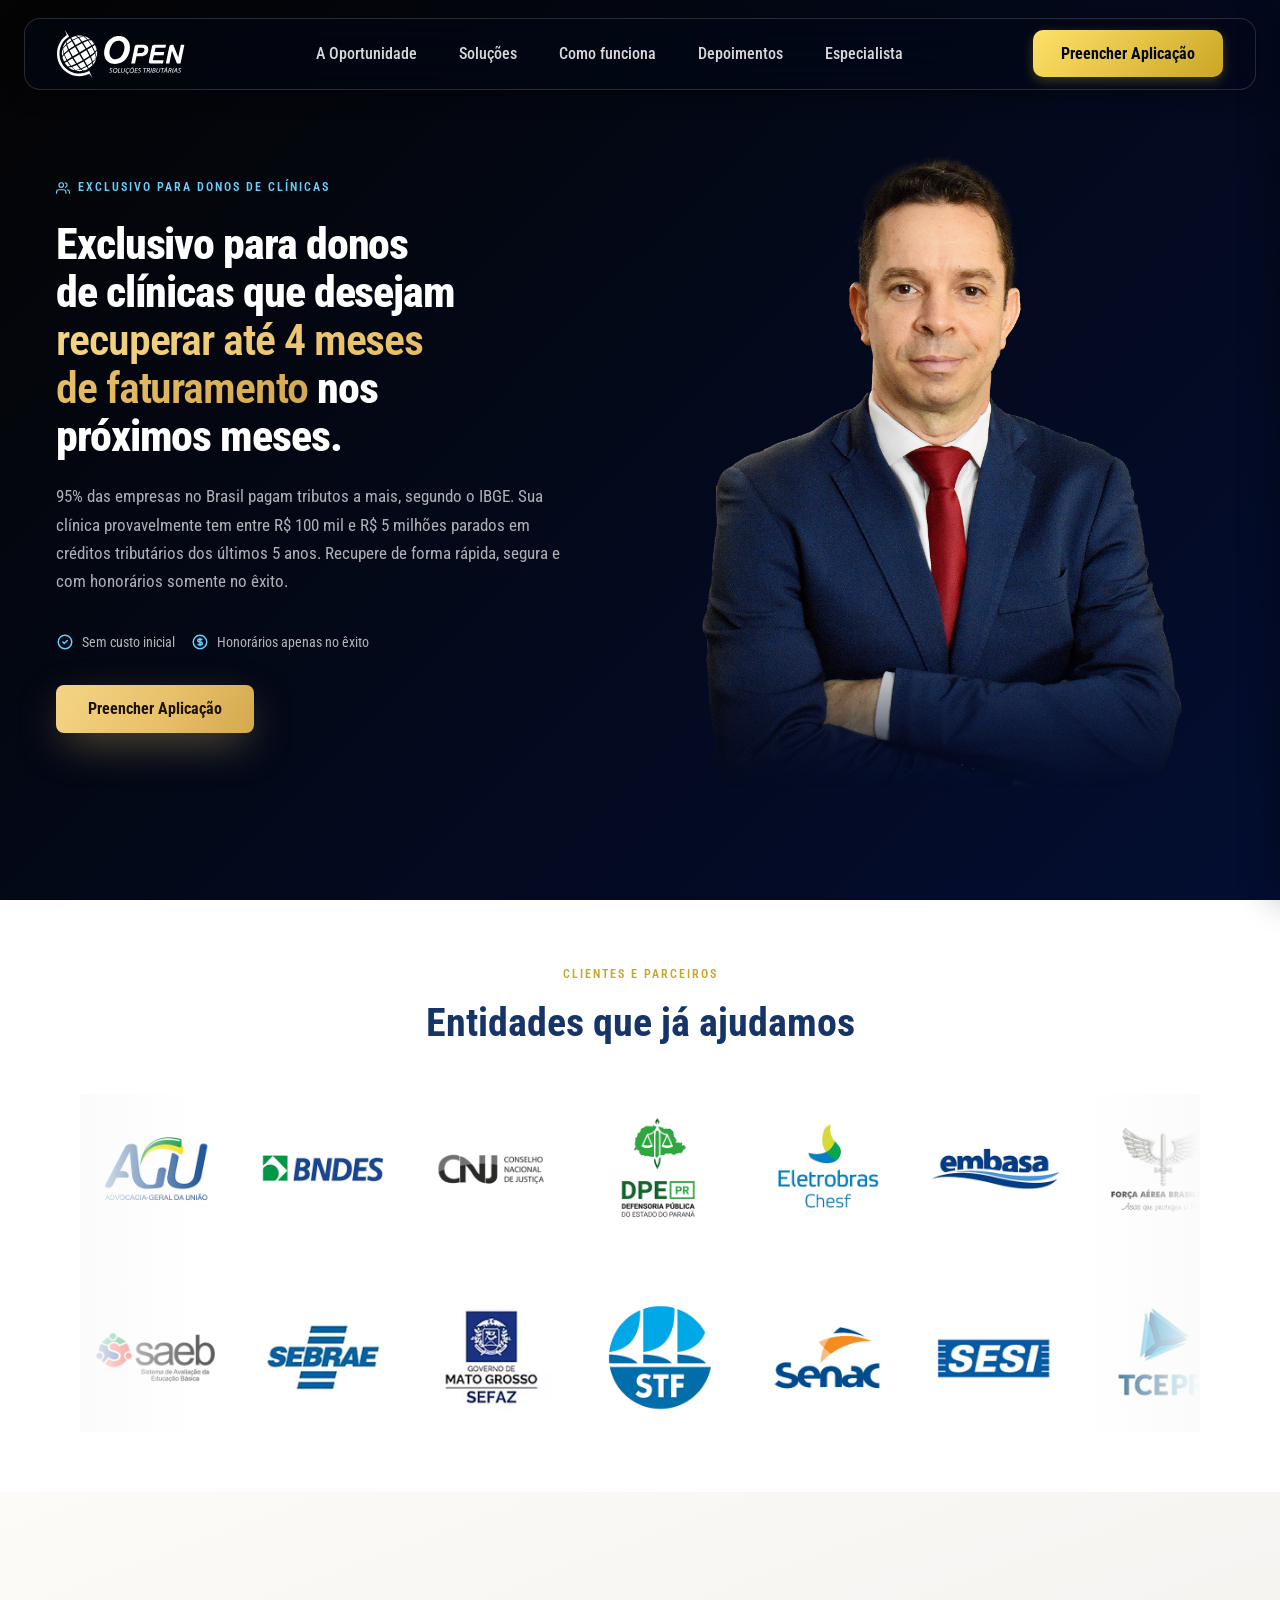
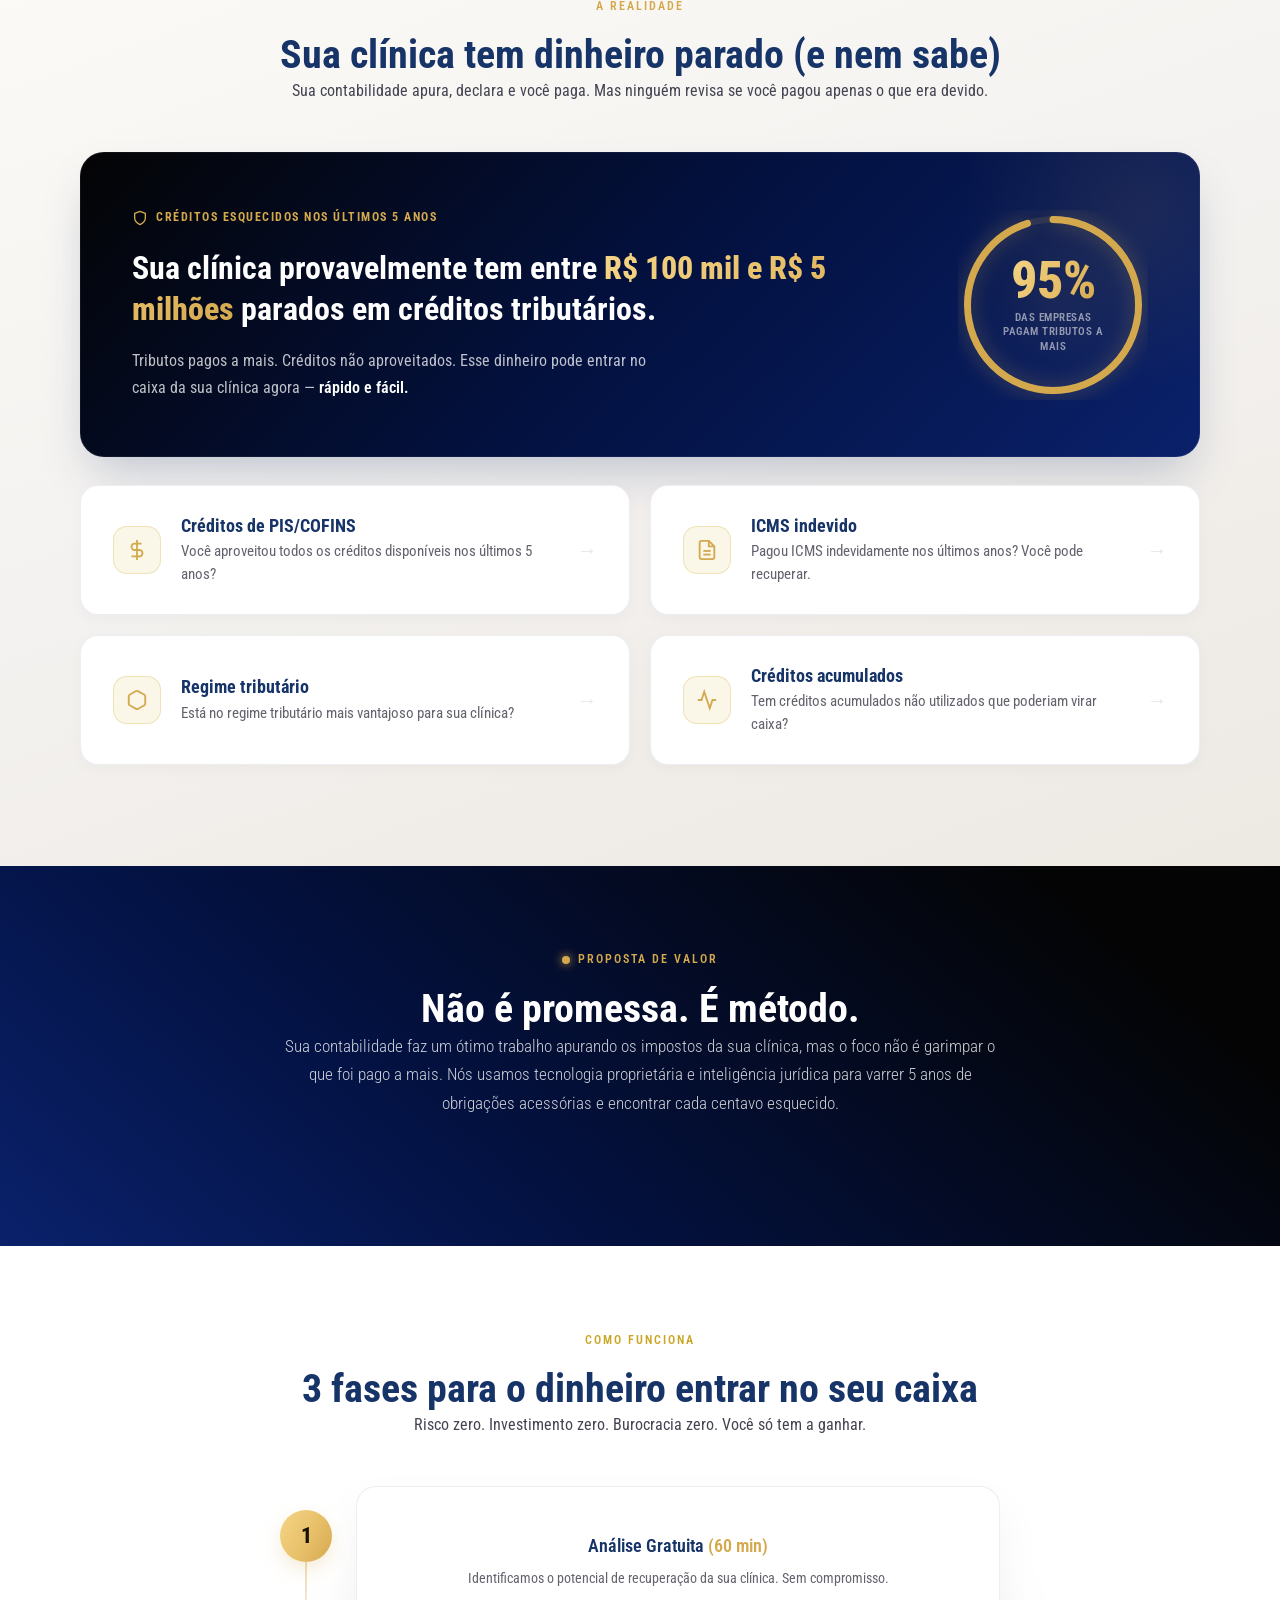
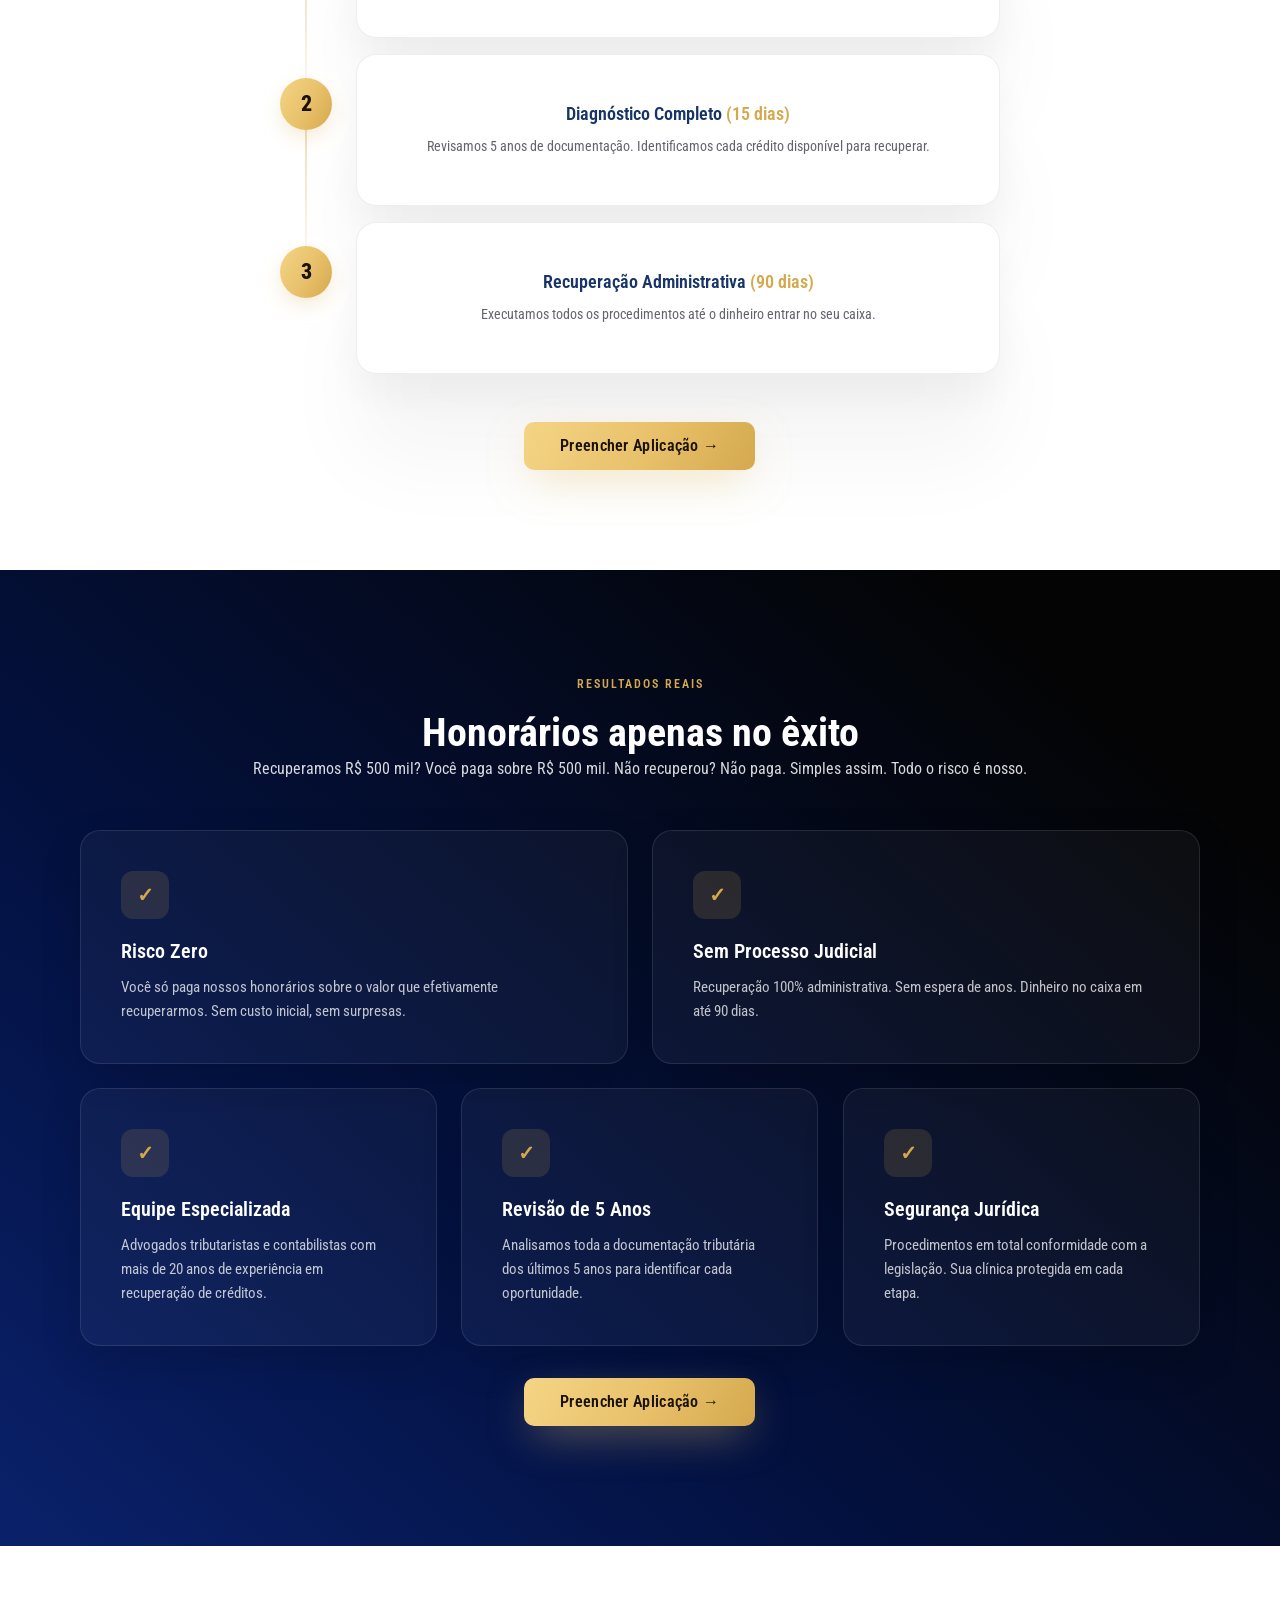
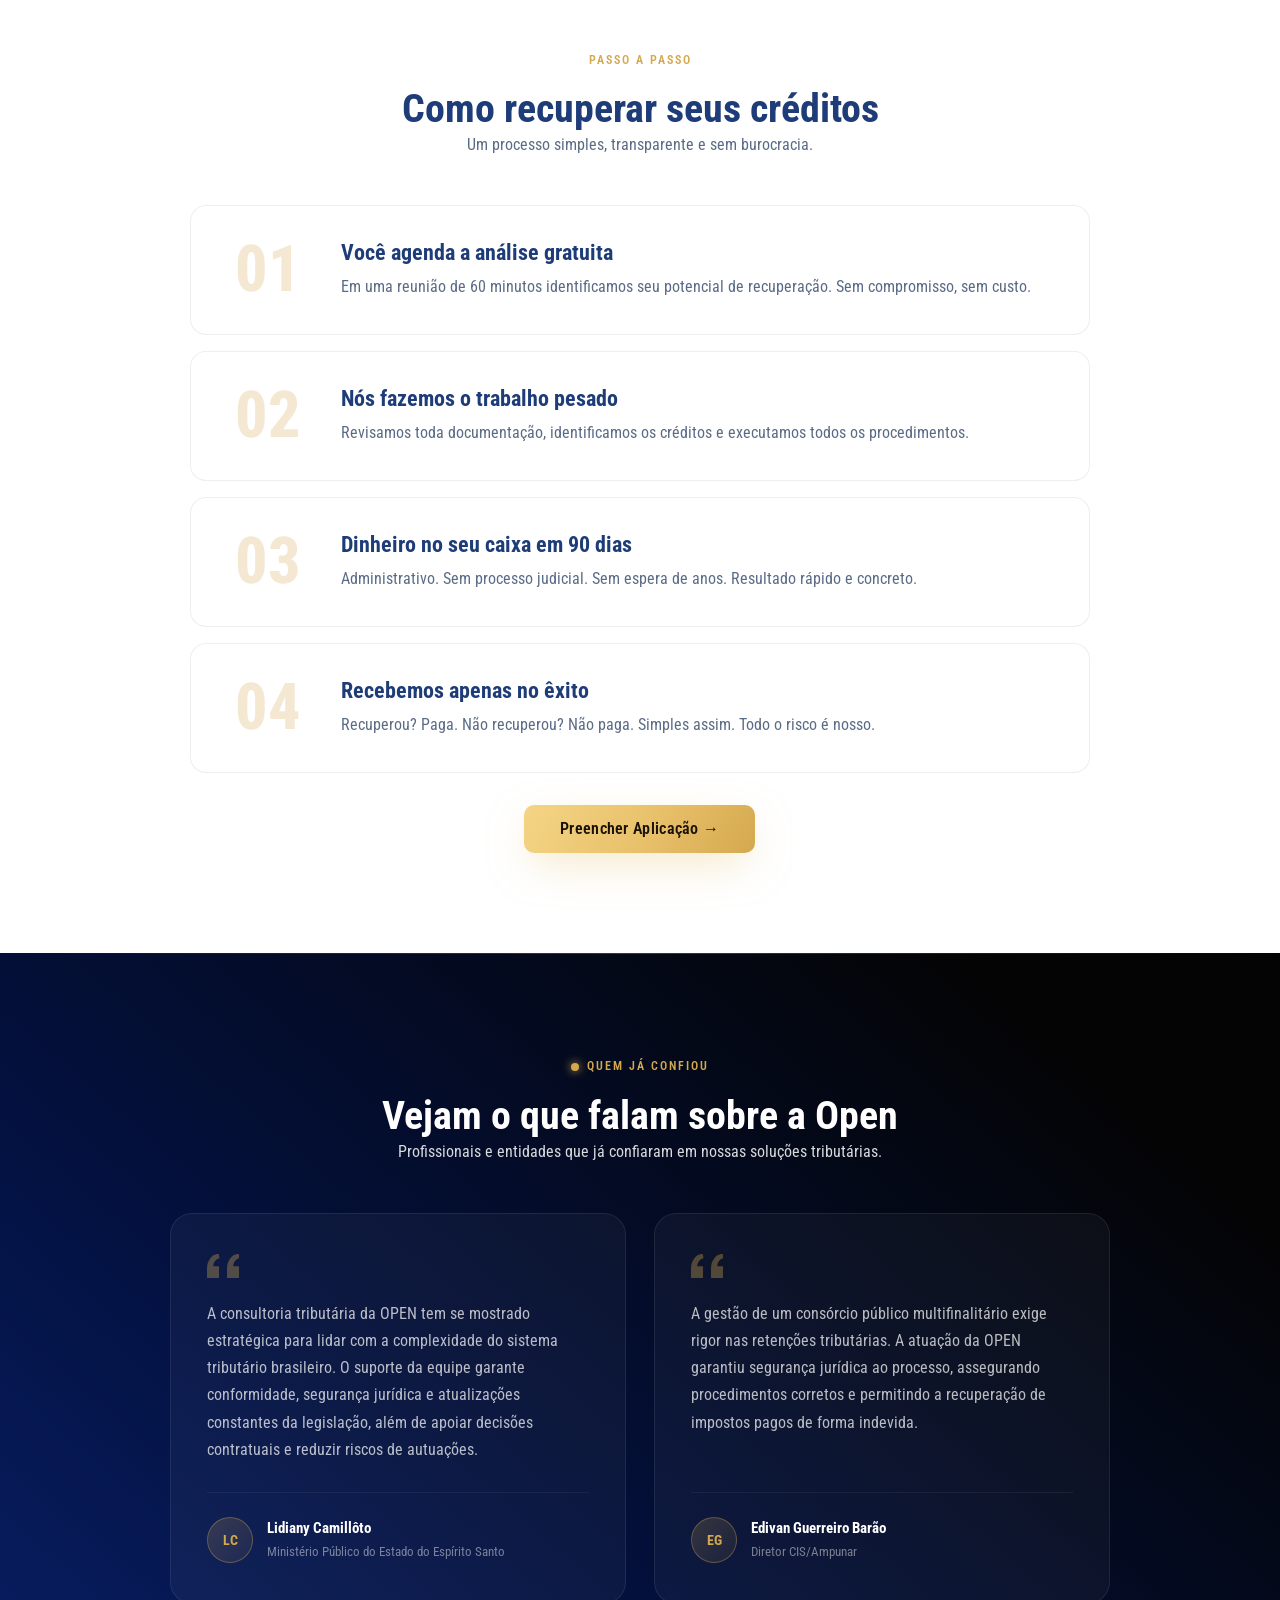
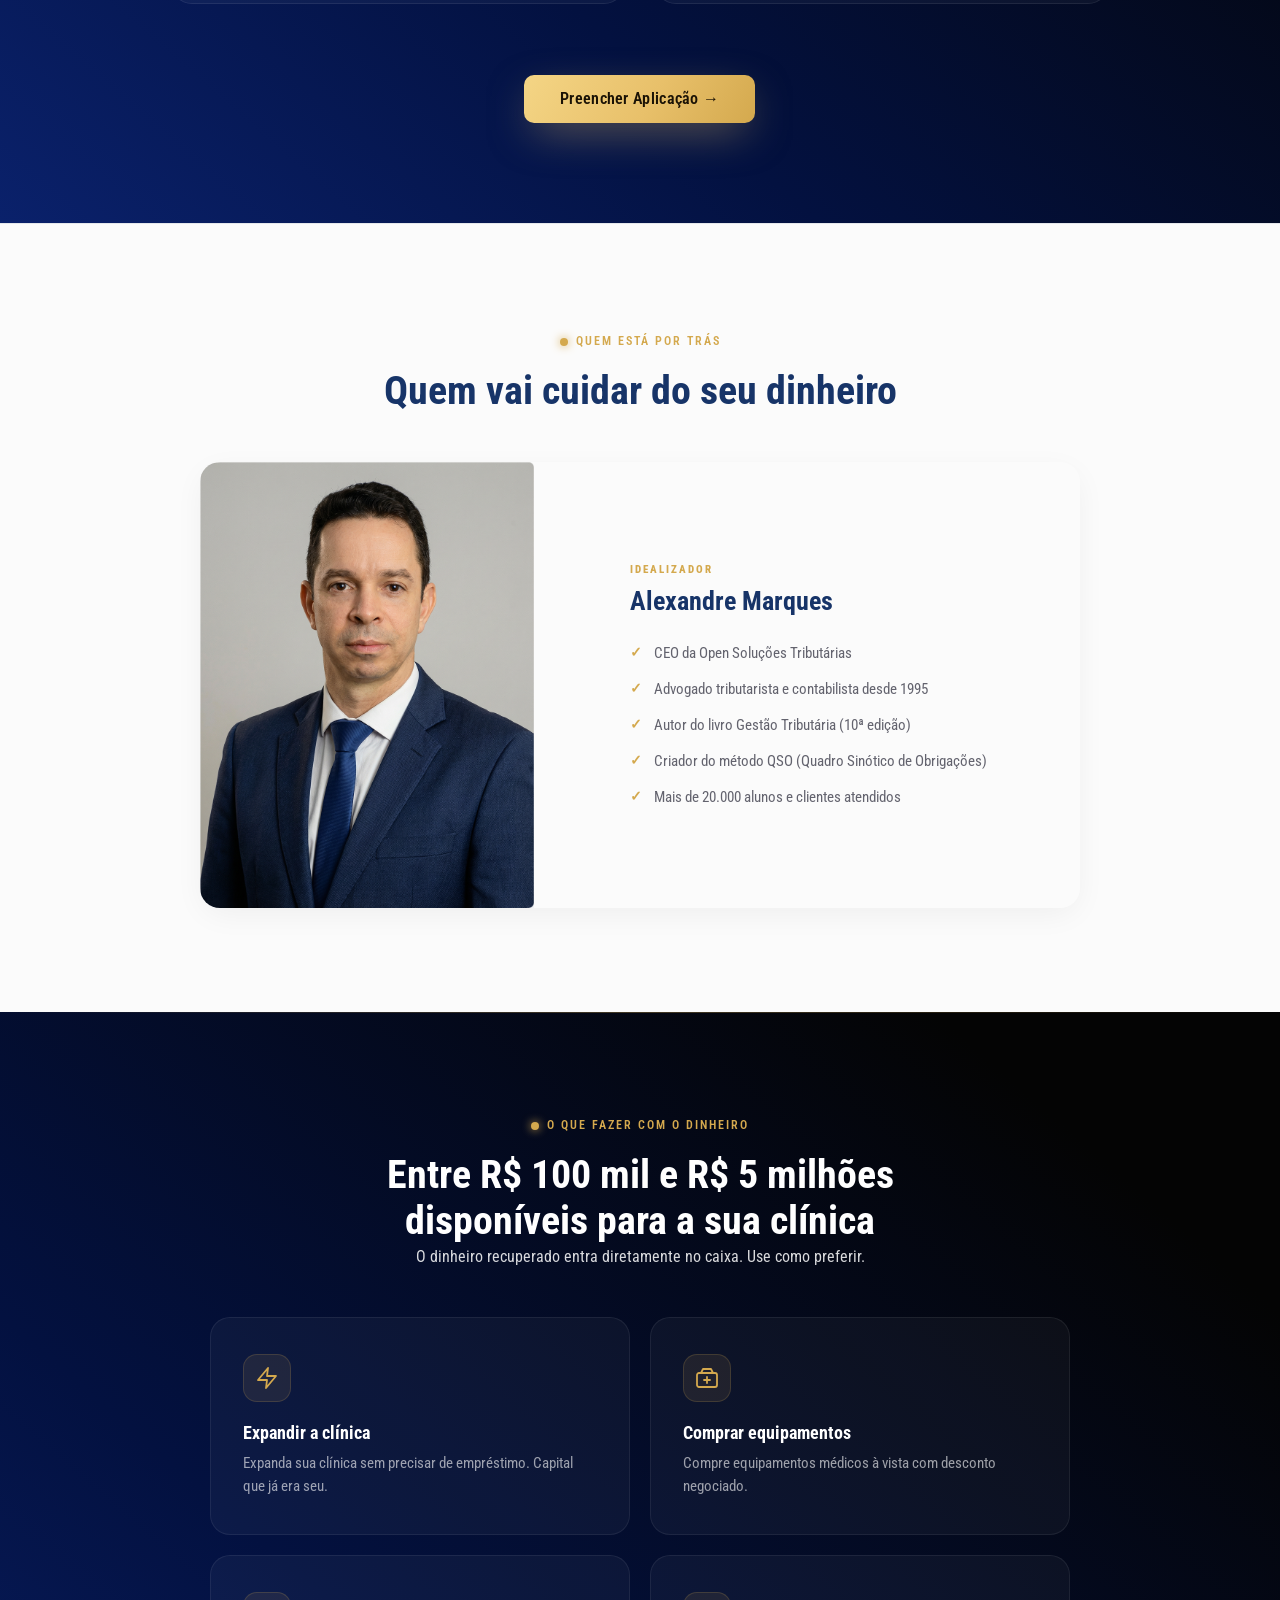
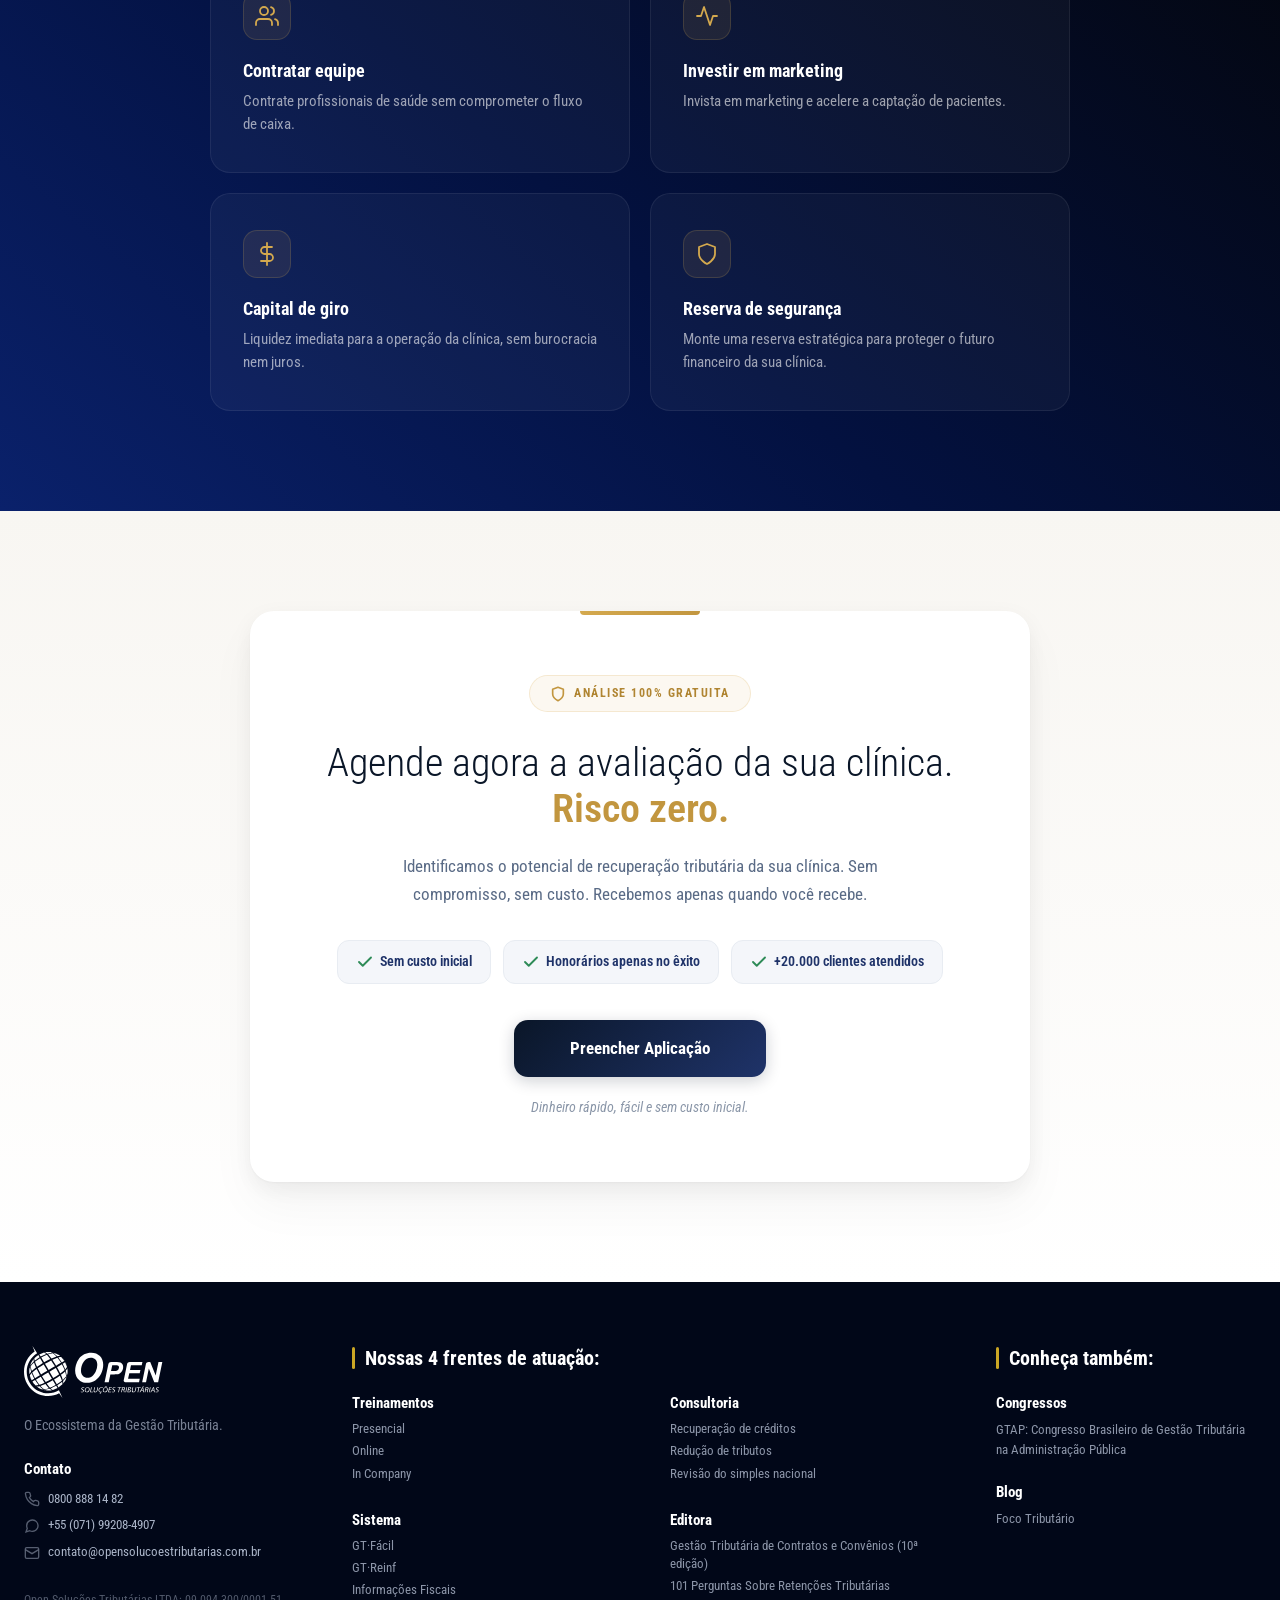
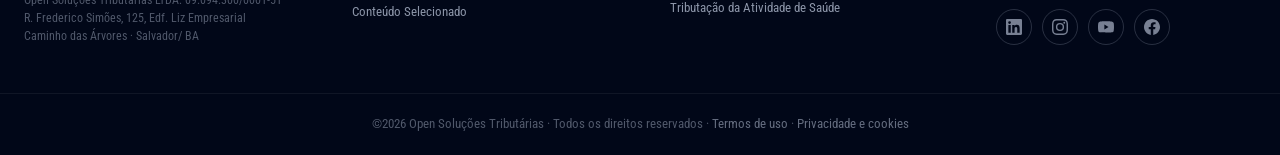
<file: consultoria-clinicas/index.html>
<!DOCTYPE html>
<html lang="pt-BR">
<head>
  <meta charset="UTF-8">
  <base href="/consultoria-clinicas/">
  <meta name="viewport" content="width=device-width, initial-scale=1.0">
  <title>Consultoria para Clínicas — Recupere até 4 Meses de Faturamento | Open Soluções</title>
  
  <link rel="preconnect" href="https://fonts.googleapis.com">
  <link rel="preconnect" href="https://fonts.gstatic.com" crossorigin>
  <link href="https://fonts.googleapis.com/css2?family=Roboto+Condensed:wght@300;400;600;700;800&display=swap" rel="stylesheet">
  
  <link rel="stylesheet" href="assets/style.css">
  
  <!-- SEO -->
  <meta name="description" content="Exclusivo para donos de clínicas que desejam recuperar até 4 meses de faturamento. Análise gratuita, risco zero, honorários apenas no êxito.">
  
  <!-- Favicon -->
  <link rel="icon" type="image/svg+xml" href="assets/logo.svg">
  <link rel="icon" type="image/png" sizes="32x32" href="assets/logo.svg">

  <!-- Open Graph -->
  <meta property="og:type" content="website">
  <meta property="og:title" content="Recuperação Tributária para Clínicas Médicas — Open Soluções">
  <meta property="og:description" content="Sua clínica provavelmente pagou tributos a mais nos últimos 5 anos. Recupere até 4 meses de faturamento sem risco.">
  <meta property="og:url" content="https://opensolucoestributarias.com.br/consultoria-clinicas/">
  <meta property="og:image" content="https://opensolucoestributarias.com.br/consultoria-clinicas/assets/alexandre-hero.png">
  <meta property="og:locale" content="pt_BR">

  <!-- Twitter Card -->
  <meta name="twitter:card" content="summary_large_image">
  <meta name="twitter:title" content="Recuperação Tributária para Clínicas Médicas — Open Soluções">
  <meta name="twitter:description" content="Exclusivo para donos de clínicas. Recupere até 4 meses de faturamento com honorários somente no êxito.">

  <!-- Google Tag Manager -->
  <script>(function(w,d,s,l,i){w[l]=w[l]||[];w[l].push({'gtm.start':
  new Date().getTime(),event:'gtm.js'});var f=d.getElementsByTagName(s)[0],
  j=d.createElement(s),dl=l!='dataLayer'?'&l='+l:'';j.async=true;j.src=
  'https://www.googletagmanager.com/gtm.js?id='+i+dl;f.parentNode.insertBefore(j,f);
  })(window,document,'script','dataLayer','GTM-566F4WT');</script>
  <!-- End Google Tag Manager -->

  <!-- Meta Pixel -->
  <script>
  !function(f,b,e,v,n,t,s)
  {if(f.fbq)return;n=f.fbq=function(){n.callMethod?
  n.callMethod.apply(n,arguments):n.queue.push(arguments)};
  if(!f._fbq)f._fbq=n;n.push=n;n.loaded=!0;n.version='2.0';
  n.queue=[];t=b.createElement(e);t.async=!0;
  t.src=v;s=b.getElementsByTagName(e)[0];
  s.parentNode.insertBefore(t,s)}(window, document,'script',
  'https://connect.facebook.net/en_US/fbevents.js');
  fbq('init', '549971842334998');
  fbq('track', 'PageView');
  </script>
  <noscript><img height="1" width="1" style="display:none" src="https://www.facebook.com/tr?id=549971842334998&ev=PageView&noscript=1"/></noscript>
  <!-- End Meta Pixel -->
</head>
<body class="theme-light">
  <!-- Google Tag Manager (noscript) -->
  <noscript><iframe src="https://www.googletagmanager.com/ns.html?id=GTM-566F4WT"
  height="0" width="0" style="display:none;visibility:hidden"></iframe></noscript>
  <!-- End Google Tag Manager (noscript) -->

  <!-- === HEADER === -->
  <header class="site-header dark-mode" id="siteHeader">
    <div class="header-inner">
      <div class="nav-brand">
        <a href="#" class="nav-logo">
          <img src="assets/logo.svg" alt="Open Soluções Tributárias" height="48">
        </a>

      </div>
      <nav class="nav-links">
        <a href="#dinheiro-parado">A Oportunidade</a>
        <a href="#resultados">Soluções</a>
        <a href="#como-funciona">Como funciona</a>
        <a href="#depoimentos">Depoimentos</a>
        <a href="#idealizador">Especialista</a>
      </nav>
      <div class="nav-actions">
        <a href="#" onclick="event.preventDefault(); openModal();" class="btn-header">Preencher Aplicação</a>
        <button class="hamburger-btn" id="hamburgerBtn" onclick="toggleMobileNav()" aria-label="Menu">
          <span></span><span></span><span></span>
        </button>
      </div>
    </div>
  </header>

  <!-- Mobile Nav Drawer -->
  <div class="mobile-nav-overlay" id="mobileNavOverlay" onclick="closeMobileNav()"></div>
  <nav class="mobile-nav-drawer" id="mobileNavDrawer">
    <a href="#dinheiro-parado" onclick="closeMobileNav()">A Oportunidade</a>
    <a href="#resultados" onclick="closeMobileNav()">Soluções</a>
    <a href="#como-funciona" onclick="closeMobileNav()">Como funciona</a>
    <a href="#depoimentos" onclick="closeMobileNav()">Depoimentos</a>
    <a href="#idealizador" onclick="closeMobileNav()">Especialista</a>
    <a href="#" onclick="event.preventDefault(); closeMobileNav(); openModal();" class="btn-primary mobile-nav-cta">Preencher Aplicação</a>
  </nav>

  <main>
    <!-- === HERO SECTION === -->
    <section class="section hero-section theme-dark">
      <div class="wrap hero-grid">
        <div class="hero-content" data-reveal>
          <div class="eyebrow" style="display: flex; align-items: center; gap: 8px; margin-bottom: 24px; color: var(--color-light-cyan);">
            <svg width="14" height="14" viewBox="0 0 24 24" fill="none" stroke="currentColor" stroke-width="2" stroke-linecap="round"><path d="M17 21v-2a4 4 0 00-4-4H5a4 4 0 00-4 4v2"/><circle cx="9" cy="7" r="4"/><path d="M23 21v-2a4 4 0 00-3-3.87M16 3.13a4 4 0 010 7.75"/></svg>
            <span>Exclusivo para donos de clínicas</span>
          </div>
          <h1 class="hero-title">
            Exclusivo para donos de clínicas que desejam <strong class="text-gradient-amarelo">recuperar até 4 meses de faturamento</strong> nos próximos meses.
          </h1>
          <p class="text-body hero-subtitle">
            95% das empresas no Brasil pagam tributos a mais, segundo o IBGE. Sua clínica provavelmente tem entre R$ 100 mil e R$ 5 milhões parados em créditos tributários dos últimos 5 anos. Recupere de forma rápida, segura e com honorários somente no êxito.
          </p>
          <div class="hero-badges">
            <div class="hero-info-item">
              <svg width="18" height="18" viewBox="0 0 24 24" fill="none" stroke="currentColor" stroke-width="2"><path stroke-linecap="round" stroke-linejoin="round" d="M9 12l2 2 4-4m6 2a9 9 0 11-18 0 9 9 0 0118 0z"></path></svg>
              <span>Sem custo inicial</span>
            </div>
            <div class="hero-info-item">
              <svg width="18" height="18" viewBox="0 0 24 24" fill="none" stroke="currentColor" stroke-width="2"><path stroke-linecap="round" stroke-linejoin="round" d="M12 8c-1.657 0-3 .895-3 2s1.343 2 3 2 3 .895 3 2-1.343 2-3 2m0-8c1.11 0 2.08.402 2.599 1M12 8V7m0 1v8m0 0v1m0-1c-1.11 0-2.08-.402-2.599-1M21 12a9 9 0 11-18 0 9 9 0 0118 0z"></path></svg>
              <span>Honorários apenas no êxito</span>
            </div>
          </div>
          <div class="hero-cta">
            <a href="#" onclick="event.preventDefault(); openModal();" class="btn btn-primary hero-cta-btn">Preencher Aplicação</a>
          </div>
        </div>
        <div class="hero-image-col" data-reveal>
          <img src="assets/alexandre-hero.png" alt="Alexandre Marques — Open Soluções Tributárias" class="hero-img">
        </div>
      </div>
    </section>

    <!-- === LOGOS === -->
    <section class="section logo-carousel-section section-logos">
      <div class="wrap">
        <div class="head center" data-reveal>
          <span class="eyebrow">CLIENTES E PARCEIROS</span>
          <h2 class="title">Entidades que já ajudamos</h2>
        </div>
        <div class="logo-carousel-wrap" data-reveal>
          <div class="logo-carousel-fade-left"></div>
          <div class="logo-carousel-fade-right"></div>
          <div class="logo-carousel-track">
            <div class="logo-carousel-inner">
              <img src="assets/empresas/AGU.jpg" alt="AGU" loading="lazy"> <img src="assets/empresas/BNDS.jpg" alt="BNDS" loading="lazy"> <img src="assets/empresas/CNJ.jpg" alt="CNJ" loading="lazy"> <img src="assets/empresas/dpe-pr.jpg" alt="DPE PR" loading="lazy"> <img src="assets/empresas/Eletrobras.jpg" alt="Eletrobras" loading="lazy"> <img src="assets/empresas/Embasa.jpg" alt="Embasa" loading="lazy"> <img src="assets/empresas/forca-aerea-brasileira.jpg" alt="Força Aérea Brasileira" loading="lazy"> <img src="assets/empresas/governo-estado-ba.jpg" alt="Governo do estado BA" loading="lazy"> <img src="assets/empresas/IFBA.jpg" alt="IFBA" loading="lazy"> <img src="assets/empresas/IFES.jpg" alt="IFES" loading="lazy"> <img src="assets/empresas/IFGO.jpg" alt="IFGO" loading="lazy"> <img src="assets/empresas/IFSP.jpg" alt="IFSP" loading="lazy"> <img src="assets/empresas/MPSE.jpg" alt="MPSE" loading="lazy"> <img src="assets/empresas/ministerio-publico-ba.jpg" alt="Ministerio Publico BA" loading="lazy"> <img src="assets/empresas/pge-rj.jpg" alt="PGE - RJ" loading="lazy">
              <!-- DUPLICATE -->
              <img src="assets/empresas/AGU.jpg" alt="AGU" loading="lazy"> <img src="assets/empresas/BNDS.jpg" alt="BNDS" loading="lazy"> <img src="assets/empresas/CNJ.jpg" alt="CNJ" loading="lazy"> <img src="assets/empresas/dpe-pr.jpg" alt="DPE PR" loading="lazy"> <img src="assets/empresas/Eletrobras.jpg" alt="Eletrobras" loading="lazy"> <img src="assets/empresas/Embasa.jpg" alt="Embasa" loading="lazy"> <img src="assets/empresas/forca-aerea-brasileira.jpg" alt="Força Aérea Brasileira" loading="lazy"> <img src="assets/empresas/governo-estado-ba.jpg" alt="Governo do estado BA" loading="lazy"> <img src="assets/empresas/IFBA.jpg" alt="IFBA" loading="lazy"> <img src="assets/empresas/IFES.jpg" alt="IFES" loading="lazy"> <img src="assets/empresas/IFGO.jpg" alt="IFGO" loading="lazy"> <img src="assets/empresas/IFSP.jpg" alt="IFSP" loading="lazy"> <img src="assets/empresas/MPSE.jpg" alt="MPSE" loading="lazy"> <img src="assets/empresas/ministerio-publico-ba.jpg" alt="Ministerio Publico BA" loading="lazy"> <img src="assets/empresas/pge-rj.jpg" alt="PGE - RJ" loading="lazy">
            </div>
          </div>
          <div class="logo-carousel-track">
            <div class="logo-carousel-inner reverse">
              <img src="assets/empresas/SAEB.jpg" alt="SAEB" loading="lazy"> <img src="assets/empresas/SEBRAE.jpg" alt="SEBRAE" loading="lazy"> <img src="assets/empresas/sefaz-mt.jpg" alt="SEFAZ MT" loading="lazy"> <img src="assets/empresas/STF.jpg" alt="STF" loading="lazy"> <img src="assets/empresas/Senac.jpg" alt="Senac" loading="lazy"> <img src="assets/empresas/Sesi.jpg" alt="Sesi" loading="lazy"> <img src="assets/empresas/TCEPR.jpg" alt="TCEPR" loading="lazy"> <img src="assets/empresas/TCU.jpg" alt="TCU" loading="lazy"> <img src="assets/empresas/TJPR.jpg" alt="TJPR" loading="lazy"> <img src="assets/empresas/TRE-ES.jpg" alt="TRE-ES" loading="lazy"> <img src="assets/empresas/TRF2.jpg" alt="TRF2" loading="lazy"> <img src="assets/empresas/trt-ceara.jpg" alt="TRT ceara" loading="lazy"> <img src="assets/empresas/TSE.jpg" alt="TSE" loading="lazy"> <img src="assets/empresas/UESC.jpg" alt="UESC" loading="lazy"> <img src="assets/empresas/inema.jpg" alt="inema" loading="lazy">
              <!-- DUPLICATE -->
              <img src="assets/empresas/SAEB.jpg" alt="SAEB" loading="lazy"> <img src="assets/empresas/SEBRAE.jpg" alt="SEBRAE" loading="lazy"> <img src="assets/empresas/sefaz-mt.jpg" alt="SEFAZ MT" loading="lazy"> <img src="assets/empresas/STF.jpg" alt="STF" loading="lazy"> <img src="assets/empresas/Senac.jpg" alt="Senac" loading="lazy"> <img src="assets/empresas/Sesi.jpg" alt="Sesi" loading="lazy"> <img src="assets/empresas/TCEPR.jpg" alt="TCEPR" loading="lazy"> <img src="assets/empresas/TCU.jpg" alt="TCU" loading="lazy"> <img src="assets/empresas/TJPR.jpg" alt="TJPR" loading="lazy"> <img src="assets/empresas/TRE-ES.jpg" alt="TRE-ES" loading="lazy"> <img src="assets/empresas/TRF2.jpg" alt="TRF2" loading="lazy"> <img src="assets/empresas/trt-ceara.jpg" alt="TRT ceara" loading="lazy"> <img src="assets/empresas/TSE.jpg" alt="TSE" loading="lazy"> <img src="assets/empresas/UESC.jpg" alt="UESC" loading="lazy"> <img src="assets/empresas/inema.jpg" alt="inema" loading="lazy">
            </div>
          </div>
        </div>
      </div>
    </section>

    <!-- === DINHEIRO PARADO (Premium Bento) === -->
    <section class="section section-dinheiro-parado" id="dinheiro-parado">
      <div class="wrap">
        <div class="head center" data-reveal>
          <span class="eyebrow gold">A REALIDADE</span>
          <h2 class="title">Sua clínica tem dinheiro parado (e nem sabe)</h2>
          <p class="sub">Sua contabilidade apura, declara e você paga. Mas ninguém revisa se você pagou apenas o que era devido.</p>
        </div>

        <!-- Hero Statement Card -->
        <div class="dp-hero-card" data-reveal>
          <div class="dp-shimmer"></div>
          <div class="dp-hero-content">
            <div class="dp-hero-badge">
              <svg width="16" height="16" viewBox="0 0 24 24" fill="none" stroke="currentColor" stroke-width="2"><path d="M12 22s8-4 8-10V5l-8-3-8 3v7c0 6 8 10 8 10z" stroke-linejoin="round" stroke-linecap="round"/></svg>
              Créditos esquecidos nos últimos 5 anos
            </div>
            <h3 class="dp-hero-title">
              Sua clínica provavelmente tem entre
              <span class="dp-value">R$ 100 mil e R$ 5 milhões</span>
              parados em créditos tributários.
            </h3>
            <p class="dp-hero-desc">Tributos pagos a mais. Créditos não aproveitados. Esse dinheiro pode entrar no caixa da sua clínica agora — <strong>rápido e fácil.</strong></p>
          </div>
          <div class="dp-hero-visual">
            <div class="dp-stat-ring">
              <svg class="dp-ring-svg" viewBox="0 0 120 120">
                <circle class="dp-ring-track" cx="60" cy="60" r="54" fill="none" stroke="rgba(212,169,78,0.12)" stroke-width="4"/>
                <circle class="dp-ring-fill" cx="60" cy="60" r="54" fill="none" stroke="#D4A94E" stroke-width="4.5" stroke-linecap="round"/>
              </svg>
              <div class="dp-stat-inner">
                <span class="dp-stat-number" data-count-to="95">0%</span>
                <span class="dp-stat-label">das empresas pagam tributos a mais</span>
              </div>
            </div>
          </div>
        </div>

        <!-- Question Cards Grid -->
        <div class="dp-questions-grid">
          <div class="dp-question-card" data-reveal data-reveal-delay="0">
            <div class="dp-q-icon">
              <svg width="22" height="22" viewBox="0 0 24 24" fill="none" stroke="currentColor" stroke-width="2"><path d="M12 1v22M17 5H9.5a3.5 3.5 0 000 7h5a3.5 3.5 0 010 7H6"/></svg>
            </div>
            <div class="dp-q-content">
              <h4>Créditos de PIS/COFINS</h4>
              <p>Você aproveitou todos os créditos disponíveis nos últimos 5 anos?</p>
            </div>
            <div class="dp-q-arrow">→</div>
          </div>

          <div class="dp-question-card" data-reveal data-reveal-delay="1">
            <div class="dp-q-icon">
              <svg width="22" height="22" viewBox="0 0 24 24" fill="none" stroke="currentColor" stroke-width="2"><path d="M14 2H6a2 2 0 00-2 2v16a2 2 0 002 2h12a2 2 0 002-2V8z"/><polyline points="14 2 14 8 20 8"/><line x1="16" y1="13" x2="8" y2="13"/><line x1="16" y1="17" x2="8" y2="17"/></svg>
            </div>
            <div class="dp-q-content">
              <h4>ICMS indevido</h4>
              <p>Pagou ICMS indevidamente nos últimos anos? Você pode recuperar.</p>
            </div>
            <div class="dp-q-arrow">→</div>
          </div>

          <div class="dp-question-card" data-reveal data-reveal-delay="2">
            <div class="dp-q-icon">
              <svg width="22" height="22" viewBox="0 0 24 24" fill="none" stroke="currentColor" stroke-width="2"><path d="M21 16V8a2 2 0 00-1-1.73l-7-4a2 2 0 00-2 0l-7 4A2 2 0 003 8v8a2 2 0 001 1.73l7 4a2 2 0 002 0l7-4A2 2 0 0021 16z"/></svg>
            </div>
            <div class="dp-q-content">
              <h4>Regime tributário</h4>
              <p>Está no regime tributário mais vantajoso para sua clínica?</p>
            </div>
            <div class="dp-q-arrow">→</div>
          </div>

          <div class="dp-question-card" data-reveal data-reveal-delay="3">
            <div class="dp-q-icon">
              <svg width="22" height="22" viewBox="0 0 24 24" fill="none" stroke="currentColor" stroke-width="2"><path d="M22 12h-4l-3 9L9 3l-3 9H2"/></svg>
            </div>
            <div class="dp-q-content">
              <h4>Créditos acumulados</h4>
              <p>Tem créditos acumulados não utilizados que poderiam virar caixa?</p>
            </div>
            <div class="dp-q-arrow">→</div>
          </div>
        </div>
      </div>
    </section>

    <!-- === PROPOSTA DE VALOR === -->
    <section class="section section-dark">
      <div class="wrap-narrow head" data-reveal>
        <div class="eyebrow gold"><span class="dot"></span>PROPOSTA DE VALOR</div>
        <h2 class="title title-white">Não é promessa. É método.</h2>
        <p class="proposta-text sub-white">Sua contabilidade faz um ótimo trabalho apurando os impostos da sua clínica, mas o foco não é garimpar o que foi pago a mais. Nós usamos tecnologia proprietária e inteligência jurídica para varrer 5 anos de obrigações acessórias e encontrar cada centavo esquecido.</p>
      </div>
    </section>

    <!-- === 3 FASES (Phase Stepper) === -->
    <section class="section section-como-funciona" id="como-funciona">
      <div class="wrap">
        <div class="head center" data-reveal>
          <span class="eyebrow">COMO FUNCIONA</span>
          <h2 class="title">3 fases para o dinheiro entrar no seu caixa</h2>
          <p class="sub">Risco zero. Investimento zero. Burocracia zero. Você só tem a ganhar.</p>
        </div>
        <div class="phase-stepper" data-reveal>
          <div class="phase-step">
            <div class="phase-number">1</div>
            <div class="phase-line"></div>
            <div class="card bento-card-light">
              <h3>Análise Gratuita <span class="gold">(60 min)</span></h3>
              <p>Identificamos o potencial de recuperação da sua clínica. Sem compromisso.</p>
            </div>
          </div>
          <div class="phase-step">
            <div class="phase-number">2</div>
            <div class="phase-line"></div>
            <div class="card bento-card-light">
              <h3>Diagnóstico Completo <span class="gold">(15 dias)</span></h3>
              <p>Revisamos 5 anos de documentação. Identificamos cada crédito disponível para recuperar.</p>
            </div>
          </div>
          <div class="phase-step">
            <div class="phase-number">3</div>
            <div class="card bento-card-light">
              <h3>Recuperação Administrativa <span class="gold">(90 dias)</span></h3>
              <p>Executamos todos os procedimentos até o dinheiro entrar no seu caixa.</p>
            </div>
          </div>
        </div>
        <div class="section-cta-wrapper" data-reveal>
          <a href="#" onclick="event.preventDefault(); openModal();" class="btn-primary section-cta">Preencher Aplicação →</a>
        </div>
      </div>
    </section>

    <!-- === BENEFÍCIOS (dark) === -->
    <section class="section theme-dark section-beneficios" id="resultados">
      <div class="wrap">
        <div class="head center" data-reveal>
          <span class="eyebrow eyebrow-gold">RESULTADOS REAIS</span>
          <h2 class="title title-white">Honorários apenas no êxito</h2>
          <p class="sub sub-white">Recuperamos R$ 500 mil? Você paga sobre R$ 500 mil. Não recuperou? Não paga. Simples assim. Todo o risco é nosso.</p>
        </div>
        <div class="beneficios-grid" data-reveal>
          <div class="card bento-card-dark bento-span-3" data-reveal-delay="0">
            <div class="bento-icon">✓</div>
            <h3>Risco Zero</h3>
            <p>Você só paga nossos honorários sobre o valor que efetivamente recuperarmos. Sem custo inicial, sem surpresas.</p>
          </div>
          <div class="card bento-card-dark bento-span-3" data-reveal-delay="1">
            <div class="bento-icon">✓</div>
            <h3>Sem Processo Judicial</h3>
            <p>Recuperação 100% administrativa. Sem espera de anos. Dinheiro no caixa em até 90 dias.</p>
          </div>
          <div class="card bento-card-dark bento-span-2" data-reveal-delay="2">
            <div class="bento-icon">✓</div>
            <h3>Equipe Especializada</h3>
            <p>Advogados tributaristas e contabilistas com mais de 20 anos de experiência em recuperação de créditos.</p>
          </div>
          <div class="card bento-card-dark bento-span-2" data-reveal-delay="3">
            <div class="bento-icon">✓</div>
            <h3>Revisão de 5 Anos</h3>
            <p>Analisamos toda a documentação tributária dos últimos 5 anos para identificar cada oportunidade.</p>
          </div>
          <div class="card bento-card-dark bento-span-2" data-reveal-delay="4">
            <div class="bento-icon">✓</div>
            <h3>Segurança Jurídica</h3>
            <p>Procedimentos em total conformidade com a legislação. Sua clínica protegida em cada etapa.</p>
          </div>
        </div>
        <div class="section-cta-wrapper section-cta-dark" data-reveal>
          <a href="#" onclick="event.preventDefault(); openModal();" class="btn-primary section-cta">Preencher Aplicação →</a>
        </div>
      </div>
    </section>

    <!-- === PASSO A PASSO === -->
    <section class="section section-temas">
      <div class="wrap">
        <div class="head center" data-reveal>
          <span class="eyebrow eyebrow-temas">PASSO A PASSO</span>
          <h2 class="title title-temas">Como recuperar seus créditos</h2>
          <p class="sub sub-temas">Um processo simples, transparente e sem burocracia.</p>
        </div>
        <div class="list-temas-horizontal" data-reveal>
          <div class="tema-horizontal-card">
            <div class="tema-h-number">01</div>
            <div class="tema-h-content">
              <h3>Você agenda a análise gratuita</h3>
              <p>Em uma reunião de 60 minutos identificamos seu potencial de recuperação. Sem compromisso, sem custo.</p>
            </div>
          </div>
          <div class="tema-horizontal-card">
            <div class="tema-h-number">02</div>
            <div class="tema-h-content">
              <h3>Nós fazemos o trabalho pesado</h3>
              <p>Revisamos toda documentação, identificamos os créditos e executamos todos os procedimentos.</p>
            </div>
          </div>
          <div class="tema-horizontal-card">
            <div class="tema-h-number">03</div>
            <div class="tema-h-content">
              <h3>Dinheiro no seu caixa em 90 dias</h3>
              <p>Administrativo. Sem processo judicial. Sem espera de anos. Resultado rápido e concreto.</p>
            </div>
          </div>
          <div class="tema-horizontal-card">
            <div class="tema-h-number">04</div>
            <div class="tema-h-content">
              <h3>Recebemos apenas no êxito</h3>
              <p>Recuperou? Paga. Não recuperou? Não paga. Simples assim. Todo o risco é nosso.</p>
            </div>
          </div>
        </div>
      </div>
      <div class="section-cta-wrapper" data-reveal>
        <a href="#" onclick="event.preventDefault(); openModal();" class="btn-primary section-cta">Preencher Aplicação →</a>
      </div>
    </section>

    <!-- === DEPOIMENTOS === -->
    <section class="section section-depoimentos-v2" id="depoimentos">
      <div class="wrap">
        <div class="head center" data-reveal>
          <span class="eyebrow gold"><span class="dot"></span>QUEM JÁ CONFIOU</span>
          <h2 class="title title-white">Vejam o que falam sobre a Open</h2>
          <p class="sub sub-white">Profissionais e entidades que já confiaram em nossas soluções tributárias.</p>
        </div>
        <div class="depo-v2-grid" data-reveal>
          <div class="depo-v2-card" data-reveal-delay="0">
            <div class="depo-v2-quote">
              <svg width="32" height="24" viewBox="0 0 32 24" fill="none"><path d="M0 24V14.4C0 11.7 0.5 9.3 1.5 7.2C2.5 5.1 3.9 3.3 5.7 1.8C7.5 0.6 9.5 0 11.7 0L12.6 4.2C10.8 4.5 9.3 5.4 8.1 6.9C6.9 8.4 6.3 10.2 6.3 12.3H12V24H0ZM20 24V14.4C20 11.7 20.5 9.3 21.5 7.2C22.5 5.1 23.9 3.3 25.7 1.8C27.5 0.6 29.5 0 31.7 0L32.6 4.2C30.8 4.5 29.3 5.4 28.1 6.9C26.9 8.4 26.3 10.2 26.3 12.3H32V24H20Z" fill="currentColor"/></svg>
            </div>
            <p class="depo-v2-text">A consultoria tributária da OPEN tem se mostrado estratégica para lidar com a complexidade do sistema tributário brasileiro. O suporte da equipe garante conformidade, segurança jurídica e atualizações constantes da legislação, além de apoiar decisões contratuais e reduzir riscos de autuações.</p>
            <div class="depo-v2-author">
              <div class="depo-v2-avatar">LC</div>
              <div>
                <div class="depo-v2-name">Lidiany Camillôto</div>
                <div class="depo-v2-org">Ministério Público do Estado do Espírito Santo</div>
              </div>
            </div>
          </div>
          <div class="depo-v2-card" data-reveal-delay="1">
            <div class="depo-v2-quote">
              <svg width="32" height="24" viewBox="0 0 32 24" fill="none"><path d="M0 24V14.4C0 11.7 0.5 9.3 1.5 7.2C2.5 5.1 3.9 3.3 5.7 1.8C7.5 0.6 9.5 0 11.7 0L12.6 4.2C10.8 4.5 9.3 5.4 8.1 6.9C6.9 8.4 6.3 10.2 6.3 12.3H12V24H0ZM20 24V14.4C20 11.7 20.5 9.3 21.5 7.2C22.5 5.1 23.9 3.3 25.7 1.8C27.5 0.6 29.5 0 31.7 0L32.6 4.2C30.8 4.5 29.3 5.4 28.1 6.9C26.9 8.4 26.3 10.2 26.3 12.3H32V24H20Z" fill="currentColor"/></svg>
            </div>
            <p class="depo-v2-text">A gestão de um consórcio público multifinalitário exige rigor nas retenções tributárias. A atuação da OPEN garantiu segurança jurídica ao processo, assegurando procedimentos corretos e permitindo a recuperação de impostos pagos de forma indevida.</p>
            <div class="depo-v2-author">
              <div class="depo-v2-avatar">EG</div>
              <div>
                <div class="depo-v2-name">Edivan Guerreiro Barão</div>
                <div class="depo-v2-org">Diretor CIS/Ampunar</div>
              </div>
            </div>
          </div>
        </div>
        <div class="section-cta-wrapper" data-reveal style="margin-top: 40px;">
          <a href="#" onclick="event.preventDefault(); openModal();" class="btn-primary section-cta" style="background: var(--bg-gradient-amarelo); color: #1A1205; border: none;">Preencher Aplicação →</a>
        </div>
      </div>
    </section>

    <!-- === IDEALIZADOR === -->
    <section id="idealizador" class="section section-bordered">
      <div class="wrap">
        <div class="head" data-reveal>
          <div class="eyebrow gold"><span class="dot"></span>Quem está por trás</div>
          <h2 class="title">Quem vai cuidar do seu dinheiro</h2>
        </div>

        <div class="idealizador-wrap" data-reveal>
          <div class="prof-card">
            <div class="prof-photo">
              <img src="assets/alexandre-perfil.png" alt="Alexandre Marques" loading="lazy">
            </div>
            <div class="prof-info">
              <div class="prof-label">Idealizador</div>
              <h3>Alexandre Marques</h3>
              <ul>
                <li>CEO da Open Soluções Tributárias</li>
                <li>Advogado tributarista e contabilista desde 1995</li>
                <li>Autor do livro Gestão Tributária (10ª edição)</li>
                <li>Criador do método QSO (Quadro Sinótico de Obrigações)</li>
                <li>Mais de 20.000 alunos e clientes atendidos</li>
              </ul>
            </div>
          </div>
        </div>
      </div>
    </section>

    <!-- === O QUE FAZER COM O DINHEIRO === -->
    <section class="section section-destino" id="destino">
      <div class="wrap">
        <div class="head center" data-reveal>
          <span class="eyebrow gold"><span class="dot"></span>O QUE FAZER COM O DINHEIRO</span>
          <h2 class="title title-white">Entre R$ 100 mil e R$ 5 milhões<br class="desktop-br"> disponíveis para a sua clínica</h2>
          <p class="sub sub-white">O dinheiro recuperado entra diretamente no caixa. Use como preferir.</p>
        </div>
        <div class="destino-grid" data-reveal>

          <div class="destino-card" data-reveal-delay="0">
            <div class="destino-icon">
              <svg width="24" height="24" viewBox="0 0 24 24" fill="none" stroke="currentColor" stroke-width="1.8" stroke-linecap="round" stroke-linejoin="round"><path d="M13 2L3 14h9l-1 8 10-12h-9l1-8z"/></svg>
            </div>
            <h3>Expandir a clínica</h3>
            <p>Expanda sua clínica sem precisar de empréstimo. Capital que já era seu.</p>
          </div>

          <div class="destino-card" data-reveal-delay="1">
            <div class="destino-icon">
              <svg width="24" height="24" viewBox="0 0 24 24" fill="none" stroke="currentColor" stroke-width="1.8" stroke-linecap="round" stroke-linejoin="round"><rect x="2" y="7" width="20" height="14" rx="2"/><path d="M16 3h-8l-2 4h12l-2-4z"/><path d="M12 11v6"/><path d="M9 14h6"/></svg>
            </div>
            <h3>Comprar equipamentos</h3>
            <p>Compre equipamentos médicos à vista com desconto negociado.</p>
          </div>

          <div class="destino-card" data-reveal-delay="2">
            <div class="destino-icon">
              <svg width="24" height="24" viewBox="0 0 24 24" fill="none" stroke="currentColor" stroke-width="1.8" stroke-linecap="round" stroke-linejoin="round"><path d="M17 21v-2a4 4 0 00-4-4H5a4 4 0 00-4 4v2"/><circle cx="9" cy="7" r="4"/><path d="M23 21v-2a4 4 0 00-3-3.87"/><path d="M16 3.13a4 4 0 010 7.75"/></svg>
            </div>
            <h3>Contratar equipe</h3>
            <p>Contrate profissionais de saúde sem comprometer o fluxo de caixa.</p>
          </div>

          <div class="destino-card" data-reveal-delay="3">
            <div class="destino-icon">
              <svg width="24" height="24" viewBox="0 0 24 24" fill="none" stroke="currentColor" stroke-width="1.8" stroke-linecap="round" stroke-linejoin="round"><polyline points="22 12 18 12 15 21 9 3 6 12 2 12"/></svg>
            </div>
            <h3>Investir em marketing</h3>
            <p>Invista em marketing e acelere a captação de pacientes.</p>
          </div>

          <div class="destino-card destino-wide" data-reveal-delay="4">
            <div class="destino-icon">
              <svg width="24" height="24" viewBox="0 0 24 24" fill="none" stroke="currentColor" stroke-width="1.8" stroke-linecap="round" stroke-linejoin="round"><line x1="12" y1="1" x2="12" y2="23"/><path d="M17 5H9.5a3.5 3.5 0 000 7h5a3.5 3.5 0 010 7H6"/></svg>
            </div>
            <h3>Capital de giro</h3>
            <p>Liquidez imediata para a operação da clínica, sem burocracia nem juros.</p>
          </div>

          <div class="destino-card destino-wide" data-reveal-delay="5">
            <div class="destino-icon">
              <svg width="24" height="24" viewBox="0 0 24 24" fill="none" stroke="currentColor" stroke-width="1.8" stroke-linecap="round" stroke-linejoin="round"><path d="M12 22s8-4 8-10V5l-8-3-8 3v7c0 6 8 10 8 10z"/></svg>
            </div>
            <h3>Reserva de segurança</h3>
            <p>Monte uma reserva estratégica para proteger o futuro financeiro da sua clínica.</p>
          </div>

        </div>
      </div>
    </section>

    <!-- === CTA FINAL === -->
    <section class="section cta-final-section" id="inscricao">
      <div class="wrap wrap-z">
        <div class="cta-final-box" data-reveal>

          <div class="cta-final-badge">
            <svg width="16" height="16" viewBox="0 0 24 24" fill="none" stroke="currentColor" stroke-width="2.5" stroke-linecap="round" stroke-linejoin="round"><path d="M12 22s8-4 8-10V5l-8-3-8 3v7c0 6 8 10 8 10z"/></svg>
            <span>ANÁLISE 100% GRATUITA</span>
          </div>

          <h2 class="cta-final-title">
            Agende agora a avaliação da sua clínica.<br class="desktop-br">
            <span class="cta-final-gold">Risco zero.</span>
          </h2>

          <p class="cta-final-desc">Identificamos o potencial de recuperação tributária da sua clínica. Sem compromisso, sem custo. Recebemos apenas quando você recebe.</p>

          <div class="cta-final-benefits">
            <div class="cta-benefit-pill">
              <svg width="18" height="18" viewBox="0 0 24 24" fill="none" stroke="currentColor" stroke-width="2.5" stroke-linecap="round" stroke-linejoin="round"><polyline points="20 6 9 17 4 12"/></svg>
              Sem custo inicial
            </div>
            <div class="cta-benefit-pill">
              <svg width="18" height="18" viewBox="0 0 24 24" fill="none" stroke="currentColor" stroke-width="2.5" stroke-linecap="round" stroke-linejoin="round"><polyline points="20 6 9 17 4 12"/></svg>
              Honorários apenas no êxito
            </div>
            <div class="cta-benefit-pill">
              <svg width="18" height="18" viewBox="0 0 24 24" fill="none" stroke="currentColor" stroke-width="2.5" stroke-linecap="round" stroke-linejoin="round"><polyline points="20 6 9 17 4 12"/></svg>
              +20.000 clientes atendidos
            </div>
          </div>

          <div class="cta-final-action">
            <a href="#" onclick="event.preventDefault(); openModal();" class="btn btn-primary cta-final-btn">Preencher Aplicação</a>
          </div>

          <p class="cta-final-fine">Dinheiro rápido, fácil e sem custo inicial.</p>

        </div>
      </div>
    </section>

  </main>

  <!-- === FOOTER === -->
  <footer class="site-footer">
    <div class="footer-main">

      <!-- Col 1: Brand & Contact -->
      <div class="footer-brand-col">
        <a href="https://opensolucoestributarias.com.br" class="footer-logo" target="_blank" rel="noopener">
          <img src="assets/logo.svg" alt="Open Soluções Tributárias" height="52">
        </a>
        <p class="footer-slogan">O Ecossistema da Gestão Tributária.</p>

        <div>
          <p class="footer-contact-title">Contato</p>
          <ul class="footer-contact-list">
            <li>
              <svg class="footer-contact-icon" viewBox="0 0 24 24" fill="none" stroke="currentColor" stroke-width="2"><path d="M22 16.92v3a2 2 0 01-2.18 2 19.79 19.79 0 01-8.63-3.07 19.5 19.5 0 01-6-6A19.79 19.79 0 012.12 4.18 2 2 0 014.11 2h3a2 2 0 012 1.72c.127.96.361 1.903.7 2.81a2 2 0 01-.45 2.11L8.09 9.91a16 16 0 006 6l1.27-1.27a2 2 0 012.11-.45c.907.339 1.85.573 2.81.7A2 2 0 0122 16.92z"/></svg>
              <a href="tel:08008881482">0800 888 14 82</a>
            </li>
            <li>
              <svg class="footer-contact-icon" viewBox="0 0 24 24" fill="none" stroke="currentColor" stroke-width="2"><path d="M21 11.5a8.38 8.38 0 01-.9 3.8 8.5 8.5 0 01-7.6 4.7 8.38 8.38 0 01-3.8-.9L3 21l1.9-5.7a8.38 8.38 0 01-.9-3.8 8.5 8.5 0 014.7-7.6 8.38 8.38 0 013.8-.9h.5a8.48 8.48 0 018 8v.5z"/></svg>
              <a href="https://wa.me/5571992084907" target="_blank" rel="noopener">+55 (071) 99208-4907</a>
            </li>
            <li>
              <svg class="footer-contact-icon" viewBox="0 0 24 24" fill="none" stroke="currentColor" stroke-width="2"><rect x="2" y="4" width="20" height="16" rx="2"/><polyline points="22,7 12,13 2,7"/></svg>
              <a href="mailto:contato@opensolucoestributarias.com.br">contato@opensolucoestributarias.com.br</a>
            </li>
          </ul>
        </div>

        <div class="footer-legal">
          Open Soluções Tributárias LTDA: 09.094.300/0001-51<br>
          R. Frederico Simões, 125, Edf. Liz Empresarial<br>
          Caminho das Árvores · Salvador/ BA
        </div>
      </div>

      <!-- Col 2: Services -->
      <div class="footer-services-col">
        <h3 class="footer-col-heading">Nossas 4 frentes de atuação:</h3>
        <div class="footer-services-grid">
          <div class="footer-service-group">
            <h4><a href="https://opentreinamentos.com.br" target="_blank" rel="noopener" style="color: inherit; text-decoration: none;">Treinamentos</a></h4>
            <ul>
              <li><a href="https://opentreinamentos.com.br" target="_blank" rel="noopener" style="color: inherit; text-decoration: none;">Presencial</a></li>
              <li><a href="https://opentreinamentos.com.br" target="_blank" rel="noopener" style="color: inherit; text-decoration: none;">Online</a></li>
              <li><a href="https://opentreinamentos.com.br/treinamentos-in-company/" target="_blank" rel="noopener" style="color: inherit; text-decoration: none;">In Company</a></li>
            </ul>
          </div>
          <div class="footer-service-group">
            <h4><a href="https://openconsultoriatributaria.com.br" target="_blank" rel="noopener" style="color: inherit; text-decoration: none;">Consultoria</a></h4>
            <ul>
              <li><a href="https://openconsultoriatributaria.com.br" target="_blank" rel="noopener" style="color: inherit; text-decoration: none;">Recuperação de créditos</a></li>
              <li><a href="https://openconsultoriatributaria.com.br" target="_blank" rel="noopener" style="color: inherit; text-decoration: none;">Redução de tributos</a></li>
              <li><a href="https://openconsultoriatributaria.com.br" target="_blank" rel="noopener" style="color: inherit; text-decoration: none;">Revisão do simples nacional</a></li>
            </ul>
          </div>
          <div class="footer-service-group">
            <h4><a href="https://www.gestaotributaria.com.br" target="_blank" rel="noopener" style="color: inherit; text-decoration: none;">Sistema</a></h4>
            <ul>
              <li><a href="https://www.gestaotributaria.com.br/gt-facil" target="_blank" rel="noopener" style="color: inherit; text-decoration: none;">GT·Fácil</a></li>
              <li><a href="https://www.gestaotributaria.com.br/gt-reinf" target="_blank" rel="noopener" style="color: inherit; text-decoration: none;">GT·Reinf</a></li>
              <li><a href="https://www.gestaotributaria.com.br/informacoes-fiscais" target="_blank" rel="noopener" style="color: inherit; text-decoration: none;">Informações Fiscais</a></li>
              <li><a href="https://www.gestaotributaria.com.br/conteudo-selecionado" target="_blank" rel="noopener" style="color: inherit; text-decoration: none;">Conteúdo Selecionado</a></li>
            </ul>
          </div>
          <div class="footer-service-group">
            <h4><a href="https://opentreinamentos.com.br/livros/" target="_blank" rel="noopener" style="color: inherit; text-decoration: none;">Editora</a></h4>
            <ul>
              <li><a href="https://opentreinamentos.com.br/livros/livro-gestao-tributaria-de-contratos-e-convenios-10a-edicao/" target="_blank" rel="noopener" style="color: inherit; text-decoration: none;">Gestão Tributária de Contratos e Convênios (10ª edição)</a></li>
              <li><a href="https://opentreinamentos.com.br/livros/101-perguntas-sobre-retencoes-tributarias/" target="_blank" rel="noopener" style="color: inherit; text-decoration: none;">101 Perguntas Sobre Retenções Tributárias</a></li>
              <li><a href="https://opentreinamentos.com.br/livros/" target="_blank" rel="noopener" style="color: inherit; text-decoration: none;">Tributação da Atividade de Saúde</a></li>
            </ul>
          </div>
        </div>
      </div>

      <!-- Col 3: Also -->
      <div class="footer-also-col">
        <h3 class="footer-col-heading">Conheça também:</h3>
        <div class="footer-also-group">
          <h4><a href="https://www.gtap.com.br" target="_blank" rel="noopener" style="color: inherit; text-decoration: none;">Congressos</a></h4>
          <p><a href="https://www.gtap.com.br" target="_blank" rel="noopener" style="color: inherit; text-decoration: none;">GTAP: Congresso Brasileiro de Gestão Tributária na Administração Pública</a></p>
        </div>
        <div class="footer-also-group">
          <h4><a href="https://focotributario.com.br" target="_blank" rel="noopener" style="color: inherit; text-decoration: none;">Blog</a></h4>
          <p><a href="https://focotributario.com.br" target="_blank" rel="noopener" style="color: inherit; text-decoration: none;">Foco Tributário</a></p>
        </div>

        <div class="footer-social">
          <a href="https://www.linkedin.com/in/alexandremarques-open/" target="_blank" rel="noopener" aria-label="LinkedIn">
            <svg width="16" height="16" viewBox="0 0 24 24" fill="currentColor"><path d="M20.447 20.452h-3.554v-5.569c0-1.328-.027-3.037-1.852-3.037-1.853 0-2.136 1.445-2.136 2.939v5.667H9.351V9h3.414v1.561h.046c.477-.9 1.637-1.85 3.37-1.85 3.601 0 4.267 2.37 4.267 5.455v6.286zM5.337 7.433a2.062 2.062 0 01-2.063-2.065 2.064 2.064 0 112.063 2.065zm1.782 13.019H3.555V9h3.564v11.452zM22.225 0H1.771C.792 0 0 .774 0 1.729v20.542C0 23.227.792 24 1.771 24h20.451C23.2 24 24 23.227 24 22.271V1.729C24 .774 23.2 0 22.222 0h.003z"/></svg>
          </a>
          <a href="https://www.instagram.com/foco.tributario/" target="_blank" rel="noopener" aria-label="Instagram">
            <svg width="16" height="16" viewBox="0 0 24 24" fill="currentColor"><path d="M12 2.163c3.204 0 3.584.012 4.85.07 3.252.148 4.771 1.691 4.919 4.919.058 1.265.069 1.645.069 4.849 0 3.205-.012 3.584-.069 4.849-.149 3.225-1.664 4.771-4.919 4.919-1.266.058-1.644.07-4.85.07-3.204 0-3.584-.012-4.849-.07-3.26-.149-4.771-1.699-4.919-4.92-.058-1.265-.07-1.644-.07-4.849 0-3.204.013-3.583.07-4.849.149-3.227 1.664-4.771 4.919-4.919 1.266-.057 1.645-.069 4.849-.069zM12 0C8.741 0 8.333.014 7.053.072 2.695.272.273 2.69.073 7.052.014 8.333 0 8.741 0 12c0 3.259.014 3.668.072 4.948.2 4.358 2.618 6.78 6.98 6.98C8.333 23.986 8.741 24 12 24c3.259 0 3.668-.014 4.948-.072 4.354-.2 6.782-2.618 6.979-6.98.059-1.28.073-1.689.073-4.948 0-3.259-.014-3.667-.072-4.947-.196-4.354-2.617-6.78-6.979-6.98C15.668.014 15.259 0 12 0zm0 5.838a6.162 6.162 0 100 12.324 6.162 6.162 0 000-12.324zM12 16a4 4 0 110-8 4 4 0 010 8zm6.406-11.845a1.44 1.44 0 100 2.881 1.44 1.44 0 000-2.881z"/></svg>
          </a>
          <a href="https://www.youtube.com/@FocoTributario" target="_blank" rel="noopener" aria-label="YouTube">
            <svg width="16" height="16" viewBox="0 0 24 24" fill="currentColor"><path d="M23.498 6.186a3.016 3.016 0 00-2.122-2.136C19.505 3.545 12 3.545 12 3.545s-7.505 0-9.377.505A3.017 3.017 0 00.502 6.186C0 8.07 0 12 0 12s0 3.93.502 5.814a3.016 3.016 0 002.122 2.136c1.871.505 9.376.505 9.376.505s7.505 0 9.377-.505a3.015 3.015 0 002.122-2.136C24 15.93 24 12 24 12s0-3.93-.502-5.814zM9.545 15.568V8.432L15.818 12l-6.273 3.568z"/></svg>
          </a>
          <a href="https://web.facebook.com/focotributarioopen/" target="_blank" rel="noopener" aria-label="Facebook">
            <svg width="16" height="16" viewBox="0 0 24 24" fill="currentColor"><path d="M24 12.073c0-6.627-5.373-12-12-12s-12 5.373-12 12c0 5.99 4.388 10.954 10.125 11.854v-8.385H7.078v-3.47h3.047V9.43c0-3.007 1.792-4.669 4.533-4.669 1.312 0 2.686.235 2.686.235v2.953H15.83c-1.491 0-1.956.925-1.956 1.874v2.25h3.328l-.532 3.47h-2.796v8.385C19.612 23.027 24 18.062 24 12.073z"/></svg>
          </a>
        </div>
      </div>

    </div>

    <!-- Bottom copyright bar -->
    <div class="footer-bottom">
      ©2026 Open Soluções Tributárias · Todos os direitos reservados · <a href="#">Termos de uso</a> · <a href="#">Privacidade e cookies</a>
    </div>
  </footer>

  <!-- === MODAL (RD STATION) === -->
  <div class="modal-overlay" id="formModal">
    <div class="modal modal-stepper">
      <button class="modal-close" onclick="closeModal()" aria-label="Fechar">&times;</button>
      
      <!-- Formulário Multi-Step -->
      <div id="modalFormWrapper">
        <h3>Agendar Avaliação da Sua Clínica</h3>
        <p class="sub">Informe o CNPJ da sua clínica e preencha os dados abaixo para receber seu diagnóstico tributário.</p>
        
        <!-- Step Indicator -->
        <div class="step-indicator">
          <div class="step-dot active" data-step="1">
            <span class="step-number">1</span>
          </div>
          <div class="step-line"><div class="step-line-fill"></div></div>
          <div class="step-dot" data-step="2">
            <span class="step-number">2</span>
          </div>
        </div>
        <div class="step-labels">
          <span class="step-label active">Seus dados</span>
          <span class="step-label">Sua clínica</span>
        </div>

        <form id="rdForm" novalidate>
          <!-- STEP 1: Dados Pessoais -->
          <div class="form-step active" id="formStep1">
            <div class="field" id="field-name">
              <label for="rd-name">Nome completo *</label>
              <input type="text" id="rd-name" placeholder="Digite seu nome completo" required>
              <span class="err-msg">O nome é obrigatório</span>
            </div>

            <div class="field" id="field-phone">
              <label for="rd-phone">Telefone / WhatsApp *</label>
              <input type="tel" id="rd-phone" placeholder="(11) 99999-9999" required>
              <span class="err-msg">Informe um telefone válido</span>
            </div>

            <div class="field" id="field-email">
              <label for="rd-email">E-mail *</label>
              <input type="email" id="rd-email" placeholder="seu.nome@clinica.com" required>
              <span class="err-msg">Informe um e-mail válido</span>
            </div>

            <button type="button" class="btn-primary modal-submit" id="btnNextStep" onclick="goToStep2()">
              Próximo
              <svg width="16" height="16" viewBox="0 0 24 24" fill="none" stroke="currentColor" stroke-width="2.5" stroke-linecap="round" stroke-linejoin="round" style="margin-left:6px"><path d="M5 12h14"/><path d="M13 6l6 6-6 6"/></svg>
            </button>
          </div>

          <!-- STEP 2: Dados da Clínica -->
          <div class="form-step" id="formStep2">
            <div class="field" id="field-cnpj">
              <label for="rd-cnpj">CNPJ *</label>
              <input type="text" id="rd-cnpj" placeholder="00.000.000/0000-00" required maxlength="18">
              <span class="err-msg">Informe um CNPJ válido</span>
            </div>

            <div class="field" id="field-regime">
              <label for="rd-regime">Regime tributário *</label>
              <select id="rd-regime" required>
                <option value="" disabled selected>Selecione o regime</option>
                <option value="Simples Nacional">Simples Nacional</option>
                <option value="Lucro Presumido">Lucro Presumido</option>
                <option value="Lucro Real">Lucro Real</option>
                <option value="Não sei / Outro">Não sei / Outro</option>
              </select>
              <span class="err-msg">Selecione o regime tributário</span>
            </div>

            <div class="field" id="field-faturamento">
              <label for="rd-faturamento">Faturamento médio anual *</label>
              <select id="rd-faturamento" required>
                <option value="" disabled selected>Selecione a faixa</option>
                <option value="Até R$ 360 mil/ano">Até R$ 360 mil/ano</option>
                <option value="R$ 360 mil – R$ 4,8 mi/ano">R$ 360 mil – R$ 4,8 mi/ano</option>
                <option value="R$ 4,8 mi – R$ 78 mi/ano">R$ 4,8 mi – R$ 78 mi/ano</option>
                <option value="Acima de R$ 78 mi/ano">Acima de R$ 78 mi/ano</option>
              </select>
              <span class="err-msg">Selecione a faixa de faturamento</span>
            </div>

            <div class="field field-lgpd" id="field-lgpd">
              <label class="lgpd-check">
                <input type="checkbox" id="rd-lgpd" required>
                <span class="lgpd-checkmark"></span>
                <span class="lgpd-text">Concordo com o tratamento dos meus dados conforme a <a href="/politica-de-privacidade" target="_blank">Política de Privacidade</a> (LGPD).</span>
              </label>
              <span class="err-msg">Você precisa concordar para continuar</span>
            </div>

            <div class="step-actions">
              <button type="button" class="btn-back" onclick="goToStep1()">
                <svg width="16" height="16" viewBox="0 0 24 24" fill="none" stroke="currentColor" stroke-width="2.5" stroke-linecap="round" stroke-linejoin="round"><path d="M19 12H5"/><path d="M11 18l-6-6 6-6"/></svg>
                Voltar
              </button>
              <button type="submit" class="btn-primary modal-submit" id="btnSubmit">
                Solicitar Diagnóstico
              </button>
            </div>
          </div>
        </form>
      </div>

      <!-- Sucesso -->
      <div class="form-success" id="modalSuccess">
        <svg width="64" height="64" viewBox="0 0 24 24" fill="none" stroke="var(--color-navy-blue)" stroke-width="1.5">
          <circle cx="12" cy="12" r="10" stroke-opacity="0.2"/>
          <path d="M8 12.5l3 3 5-6" stroke-linecap="round" stroke-linejoin="round"/>
        </svg>
        <h3>Recebemos seus dados!</h3>
        <p class="sub">Nosso time de especialistas entrará em contato em breve para agendar a avaliação tributária da sua clínica.</p>
      </div>
    </div>
  </div>

  <!-- === JAVASCRIPT === -->
  <script>
    // Header flutuante e modo escuro
    (function() {
      var header = document.getElementById('siteHeader');
      if (header) {
        var darkSections = document.querySelectorAll('.hero-section, .theme-dark, .section-dark, .section-depoimentos-v2, .section-destino, .site-footer');
        var ticking = false;

        window.addEventListener('scroll', function() {
          if (!ticking) {
            window.requestAnimationFrame(function() {
              var currentScrollY = window.scrollY;
              
              // Estado scrolled (muda o background e as sombras)
              header.classList.toggle('scrolled', currentScrollY > 60);

              // Verifica se o header está sobrepondo uma seção escura
              var headerCenterY = 54;
              var isOverDark = false;
              
              darkSections.forEach(function(sec) {
                var rect = sec.getBoundingClientRect();
                if (headerCenterY >= rect.top && headerCenterY <= rect.bottom) {
                  isOverDark = true;
                }
              });
              
              header.classList.toggle('dark-mode', isOverDark);
              ticking = false;
            });
            ticking = true;
          }
        }, { passive: true });
        
        // Disparar uma vez no load
        window.dispatchEvent(new Event('scroll'));
      }
    })();

    // Reveal Animation (with stagger support)
    const observer = new IntersectionObserver((entries) => {
      entries.forEach(entry => {
        if (entry.isIntersecting) {
          const delay = entry.target.dataset.revealDelay;
          if (delay !== undefined) {
            entry.target.style.transitionDelay = (parseInt(delay) * 120) + 'ms';
          }
          entry.target.classList.add('is-in');
          observer.unobserve(entry.target);
        }
      });
    }, { threshold: 0.1, rootMargin: "0px 0px -50px 0px" });

    document.querySelectorAll('[data-reveal]').forEach(el => observer.observe(el));

    // Animated counter for stat ring (95%)
    (function() {
      const statEl = document.querySelector('[data-count-to]');
      if (!statEl) return;
      const target = parseInt(statEl.dataset.countTo);
      let counted = false;

      const counterObserver = new IntersectionObserver((entries) => {
        entries.forEach(entry => {
          if (entry.isIntersecting && !counted) {
            counted = true;
            let current = 0;
            const duration = 1800;
            const step = 16;
            const increment = target / (duration / step);
            const ring = document.querySelector('.dp-ring-fill');
            const circumference = 2 * Math.PI * 54;

            if (ring) {
              ring.style.strokeDasharray = circumference;
              ring.style.strokeDashoffset = circumference;
            }

            const timer = setInterval(() => {
              current += increment;
              if (current >= target) {
                current = target;
                clearInterval(timer);
              }
              statEl.textContent = Math.round(current) + '%';

              if (ring) {
                const progress = current / 100;
                ring.style.strokeDashoffset = circumference * (1 - progress);
              }
            }, step);

            counterObserver.unobserve(entry.target);
          }
        });
      }, { threshold: 0.3 });

      counterObserver.observe(statEl.closest('.dp-hero-card') || statEl);
    })();

    // Mobile Nav
    function toggleMobileNav() {
      var drawer = document.getElementById('mobileNavDrawer');
      var overlay = document.getElementById('mobileNavOverlay');
      var btn = document.getElementById('hamburgerBtn');
      var isOpen = drawer.classList.contains('open');
      drawer.classList.toggle('open', !isOpen);
      overlay.classList.toggle('open', !isOpen);
      btn.classList.toggle('active', !isOpen);
      document.body.style.overflow = isOpen ? '' : 'hidden';
    }
    function closeMobileNav() {
      document.getElementById('mobileNavDrawer').classList.remove('open');
      document.getElementById('mobileNavOverlay').classList.remove('open');
      document.getElementById('hamburgerBtn').classList.remove('active');
      document.body.style.overflow = '';
    }

    // Modal
    const modal = document.getElementById('formModal');
    
    function openModal() {
      modal.classList.add('open');
      document.body.style.overflow = 'hidden';
      
      // Reset to step 1
      document.getElementById('modalFormWrapper').style.display = 'block';
      document.getElementById('modalSuccess').classList.remove('show');
      document.getElementById('rdForm').reset();
      resetToStep1();
    }

    function closeModal() {
      modal.classList.remove('open');
      document.body.style.overflow = '';
    }

    // Fechar ao clicar fora
    modal.addEventListener('click', (e) => {
      if (e.target === modal) closeModal();
    });

    // === MULTI-STEP FORM LOGIC ===
    function resetToStep1() {
      document.getElementById('formStep1').classList.add('active');
      document.getElementById('formStep2').classList.remove('active');
      document.querySelectorAll('.step-dot').forEach(d => d.classList.remove('active', 'done'));
      document.querySelector('.step-dot[data-step="1"]').classList.add('active');
      document.querySelector('.step-line-fill').style.width = '0%';
      document.querySelectorAll('.step-label').forEach((l, i) => {
        l.classList.toggle('active', i === 0);
      });
      // Clear all errors
      document.querySelectorAll('.field').forEach(f => f.classList.remove('has-error'));
    }

    function goToStep2() {
      // Validate Step 1
      const name = document.getElementById('rd-name');
      const phone = document.getElementById('rd-phone');
      const email = document.getElementById('rd-email');
      let valid = true;

      [name, phone, email].forEach(input => {
        const field = input.closest('.field');
        if (!input.value.trim()) {
          field.classList.add('has-error');
          valid = false;
        } else {
          field.classList.remove('has-error');
        }
      });

      // Name: minimum 3 characters
      if (name.value.trim().length < 3) {
        name.closest('.field').classList.add('has-error');
        valid = false;
      }

      // Email regex
      if (!/^[a-zA-Z0-9._%+-]+@[a-zA-Z0-9.-]+\.[a-zA-Z]{2,}$/.test(email.value.trim())) {
        email.closest('.field').classList.add('has-error');
        valid = false;
      }

      // Phone: must have 10-11 digits
      const phoneDigits = phone.value.replace(/\D/g, '');
      if (phoneDigits.length < 10 || phoneDigits.length > 11) {
        phone.closest('.field').classList.add('has-error');
        valid = false;
      }

      if (!valid) return;

      // Transition to step 2
      document.getElementById('formStep1').classList.remove('active');
      document.getElementById('formStep2').classList.add('active');
      
      // Update stepper
      document.querySelector('.step-dot[data-step="1"]').classList.remove('active');
      document.querySelector('.step-dot[data-step="1"]').classList.add('done');
      document.querySelector('.step-dot[data-step="2"]').classList.add('active');
      document.querySelector('.step-line-fill').style.width = '100%';
      
      const labels = document.querySelectorAll('.step-label');
      labels[0].classList.remove('active');
      labels[1].classList.add('active');
    }

    function goToStep1() {
      document.getElementById('formStep2').classList.remove('active');
      document.getElementById('formStep1').classList.add('active');
      
      // Update stepper
      document.querySelector('.step-dot[data-step="2"]').classList.remove('active');
      document.querySelector('.step-dot[data-step="1"]').classList.remove('done');
      document.querySelector('.step-dot[data-step="1"]').classList.add('active');
      document.querySelector('.step-line-fill').style.width = '0%';
      
      const labels = document.querySelectorAll('.step-label');
      labels[1].classList.remove('active');
      labels[0].classList.add('active');
      
      // Clear step 2 errors
      document.querySelectorAll('#formStep2 .field').forEach(f => f.classList.remove('has-error'));
    }

    // UTM capture
    (function() {
      try {
        var params = new URLSearchParams(window.location.search);
        ['utm_source','utm_medium','utm_campaign','utm_term','utm_content','utm_placement','placement'].forEach(function(k) {
          var v = params.get(k);
          if (v) sessionStorage.setItem('gtap_' + k, v);
        });
      } catch(e) {}
    })();

    // Meta CAPI helpers
    function getCookie(name) {
      var match = document.cookie.match(new RegExp('(?:^|; )' + name + '=([^;]*)'));
      return match ? decodeURIComponent(match[1]) : null;
    }
    function ensureFbc() {
      var existing = getCookie('_fbc');
      if (existing) return existing;
      var params = new URLSearchParams(window.location.search);
      var fbclid = params.get('fbclid');
      if (!fbclid) return null;
      var fbc = 'fb.1.' + Date.now() + '.' + fbclid;
      document.cookie = '_fbc=' + fbc + '; path=/; max-age=7776000';
      return fbc;
    }
    function genUuid() {
      return 'xxxxxxxx-xxxx-4xxx-yxxx-xxxxxxxxxxxx'.replace(/[xy]/g, function(c) {
        var r = Math.random() * 16 | 0, v = c === 'x' ? r : (r & 0x3 | 0x8);
        return v.toString(16);
      });
    }

    // === MASKS ===
    // Phone mask
    const phoneInput = document.getElementById('rd-phone');
    if (phoneInput) {
      phoneInput.addEventListener('input', function(e) {
        var v = e.target.value.replace(/\D/g, '');
        if (v.length > 11) v = v.substring(0, 11);
        var formatted = v;
        if (v.length > 2) {
          formatted = '(' + v.substring(0, 2) + ') ';
          if (v.length > 6) {
            if (v.length === 11) {
              formatted += v.substring(2, 7) + '-' + v.substring(7);
            } else {
              formatted += v.substring(2, 6) + '-' + v.substring(6);
            }
          } else {
              formatted += v.substring(2);
          }
        }
        e.target.value = formatted;
      });
    }

    // CNPJ mask (00.000.000/0000-00)
    const cnpjInput = document.getElementById('rd-cnpj');
    if (cnpjInput) {
      cnpjInput.addEventListener('input', function(e) {
        var v = e.target.value.replace(/\D/g, '');
        if (v.length > 14) v = v.substring(0, 14);
        var f = v;
        if (v.length > 2) f = v.substring(0, 2) + '.';
        if (v.length > 5) f = v.substring(0, 2) + '.' + v.substring(2, 5) + '.';
        if (v.length > 8) f = v.substring(0, 2) + '.' + v.substring(2, 5) + '.' + v.substring(5, 8) + '/';
        if (v.length > 12) f = v.substring(0, 2) + '.' + v.substring(2, 5) + '.' + v.substring(5, 8) + '/' + v.substring(8, 12) + '-';
        if (v.length > 12) f += v.substring(12);
        else if (v.length > 8) f += v.substring(8);
        else if (v.length > 5) f += v.substring(5);
        else if (v.length > 2) f += v.substring(2);
        e.target.value = f;
      });
    }

    // === FORM SUBMISSION (Step 2) ===
    const form = document.getElementById('rdForm');
    const btnSubmit = document.getElementById('btnSubmit');

    form.addEventListener('submit', (e) => {
      e.preventDefault();
      
      // Re-validate Step 1 fields (prevent DOM manipulation bypass)
      const name = document.getElementById('rd-name');
      const phone = document.getElementById('rd-phone');
      const email = document.getElementById('rd-email');
      let valid = true;

      if (!name.value.trim() || name.value.trim().length < 3) {
        valid = false;
      }
      const step2PhoneDigits = phone.value.replace(/\D/g, '');
      if (step2PhoneDigits.length < 10 || step2PhoneDigits.length > 11) {
        valid = false;
      }
      if (!/^[a-zA-Z0-9._%+-]+@[a-zA-Z0-9.-]+\.[a-zA-Z]{2,}$/.test(email.value.trim())) {
        valid = false;
      }

      if (!valid) {
        // Force back to step 1 to show errors
        goToStep1();
        goToStep2(); // re-trigger step 1 validation with error display
        return;
      }

      // Validate Step 2
      const cnpj = document.getElementById('rd-cnpj');
      const regime = document.getElementById('rd-regime');
      const faturamento = document.getElementById('rd-faturamento');
      const lgpd = document.getElementById('rd-lgpd');

      // CNPJ: must have 14 digits
      const cnpjDigits = cnpj.value.replace(/\D/g, '');
      if (cnpjDigits.length !== 14) {
        cnpj.closest('.field').classList.add('has-error');
        valid = false;
      } else {
        cnpj.closest('.field').classList.remove('has-error');
      }

      // Regime
      if (!regime.value) {
        regime.closest('.field').classList.add('has-error');
        valid = false;
      } else {
        regime.closest('.field').classList.remove('has-error');
      }

      // Faturamento
      if (!faturamento.value) {
        faturamento.closest('.field').classList.add('has-error');
        valid = false;
      } else {
        faturamento.closest('.field').classList.remove('has-error');
      }

      // LGPD
      if (!lgpd.checked) {
        lgpd.closest('.field').classList.add('has-error');
        valid = false;
      } else {
        lgpd.closest('.field').classList.remove('has-error');
      }

      if (!valid) return;

      // Loading state
      const originalText = btnSubmit.innerText;
      btnSubmit.innerText = 'Processando...';
      btnSubmit.disabled = true;

      // Payload RD Station
      const RD_STATION_TOKEN = 'fde56b5029b7f481d3f10fecb3f1de85';
      const rdBody = {
        token_rdstation: RD_STATION_TOKEN,
        identificador: 'consultoria-clinicas-landing-page',
        name: name.value.trim(),
        email: email.value.trim(),
        mobile_phone: phone.value.trim(),
        cf_cnpj: cnpj.value.trim(),
        cf_regime_tributario: regime.value,
        cf_faturamento_medio: faturamento.value,
        traffic_source:   sessionStorage.getItem('gtap_utm_source')    || undefined,
        traffic_medium:   sessionStorage.getItem('gtap_utm_medium')    || undefined,
        traffic_campaign: sessionStorage.getItem('gtap_utm_campaign')  || undefined,
        traffic_value:    sessionStorage.getItem('gtap_utm_term')      || undefined,
        traffic_content:  sessionStorage.getItem('gtap_utm_content')   || undefined,
        cf_utm_placement: sessionStorage.getItem('gtap_utm_placement') || sessionStorage.getItem('gtap_placement') || undefined
      };

      Object.keys(rdBody).forEach(function(k) {
        if (rdBody[k] === undefined || rdBody[k] === null || rdBody[k] === '') {
          delete rdBody[k];
        }
      });

      // Meta Conversions API
      const eventId = genUuid();
      const fbp = getCookie('_fbp');
      const fbc = ensureFbc();

      if (typeof fbq !== 'undefined') {
        fbq('track', 'Lead', {}, { eventID: eventId });
      }

      fetch('/capi.php', {
        method: 'POST',
        headers: { 'Content-Type': 'application/json' },
        body: JSON.stringify({
          event_name: 'Lead',
          event_id: eventId,
          event_source_url: window.location.href,
          name: rdBody.name,
          email: rdBody.email,
          phone: rdBody.mobile_phone,
          fbp: fbp,
          fbc: fbc
        })
      }).catch(err => console.error('[Meta CAPI] Erro:', err));

      // Disparo RD Station
      fetch('https://www.rdstation.com.br/api/1.3/conversions', {
        method: 'POST',
        headers: { 'Content-Type': 'application/json' },
        body: JSON.stringify(rdBody)
      })
      .then(res => {
        if (!res.ok) console.error('[RD Station] Erro', res.status);
      })
      .catch(err => console.error('[RD Station] Erro de rede:', err))
      .finally(() => {
        btnSubmit.innerText = originalText;
        btnSubmit.disabled = false;
        
        document.getElementById('modalFormWrapper').style.display = 'none';
        document.getElementById('modalSuccess').classList.add('show');
      });
    });

    // Clear errors on input/change
    form.querySelectorAll('input, select').forEach(input => {
      const evt = input.tagName === 'SELECT' ? 'change' : 'input';
      input.addEventListener(evt, () => {
        input.closest('.field').classList.remove('has-error');
      });
    });
    // LGPD checkbox clear
    const lgpdCheck = document.getElementById('rd-lgpd');
    if (lgpdCheck) {
      lgpdCheck.addEventListener('change', () => {
        lgpdCheck.closest('.field').classList.remove('has-error');
      });
    }

  </script>
</body>
</html>
</file>
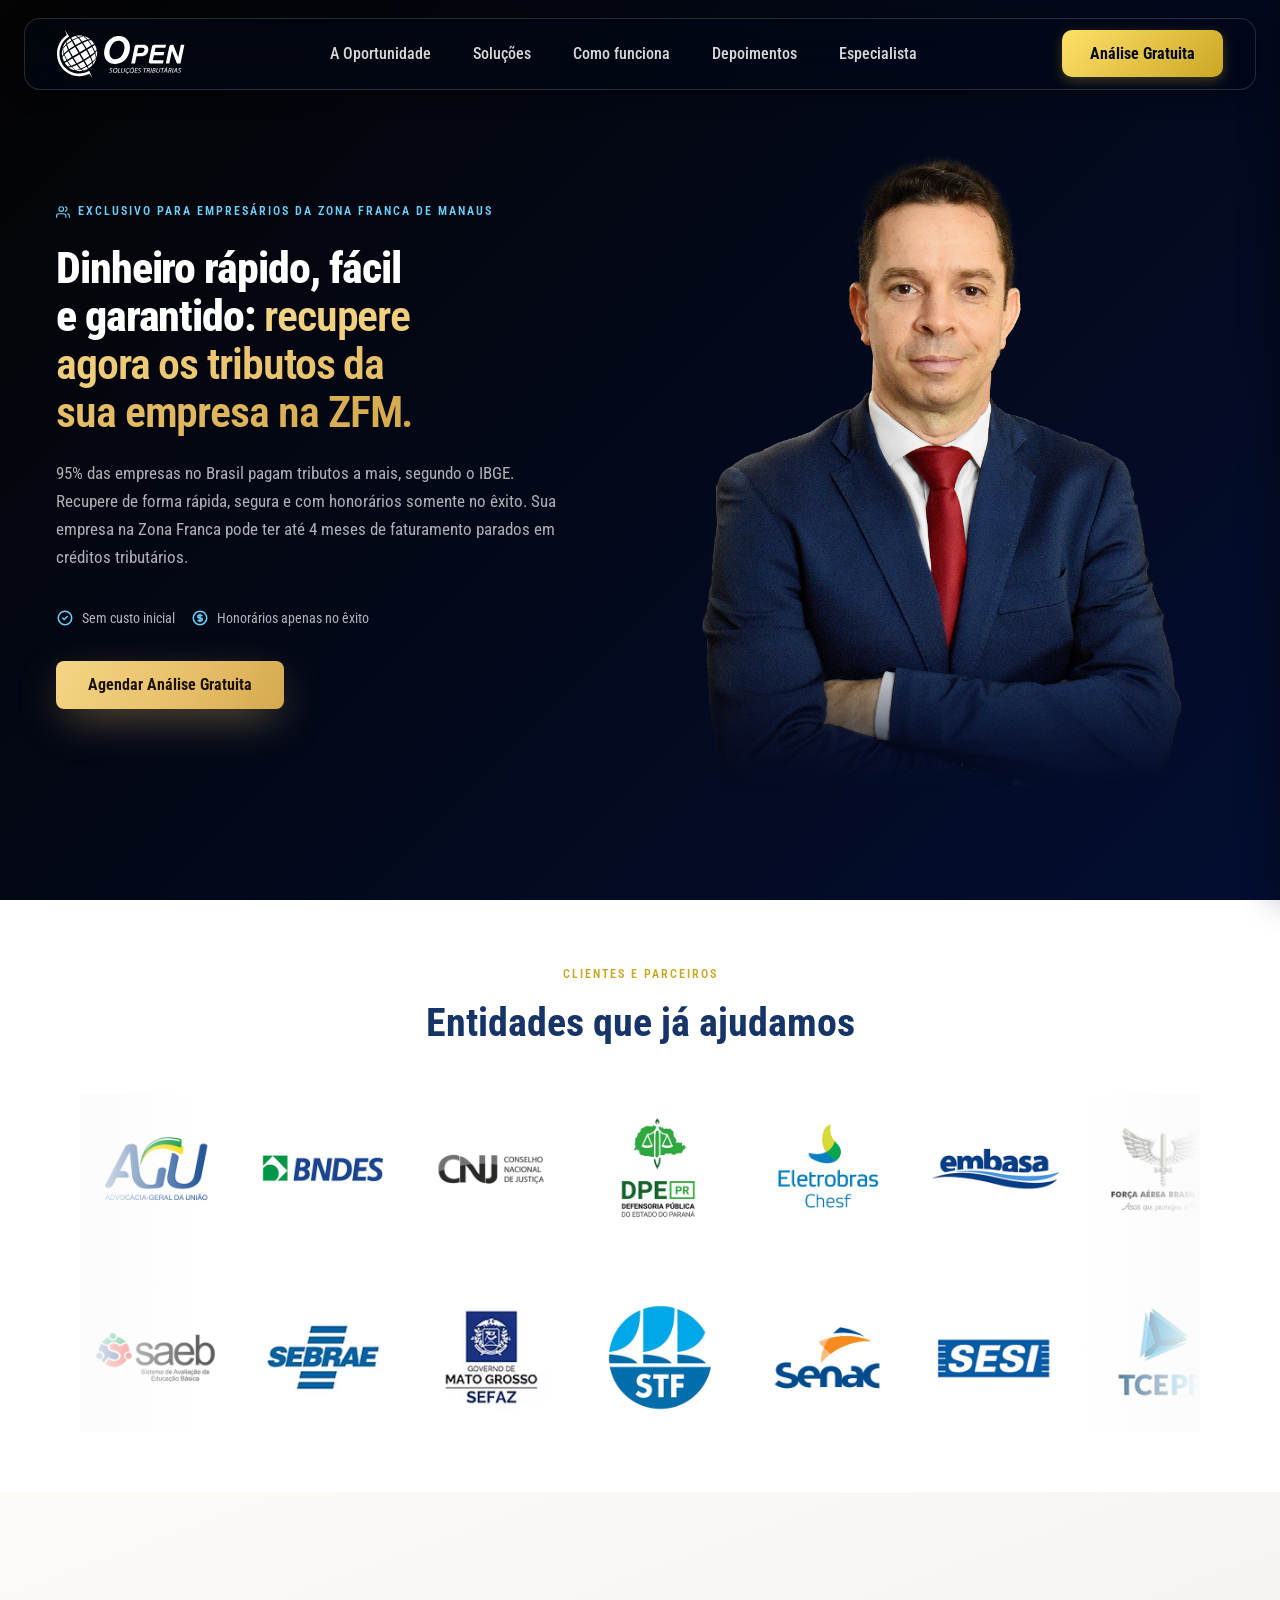
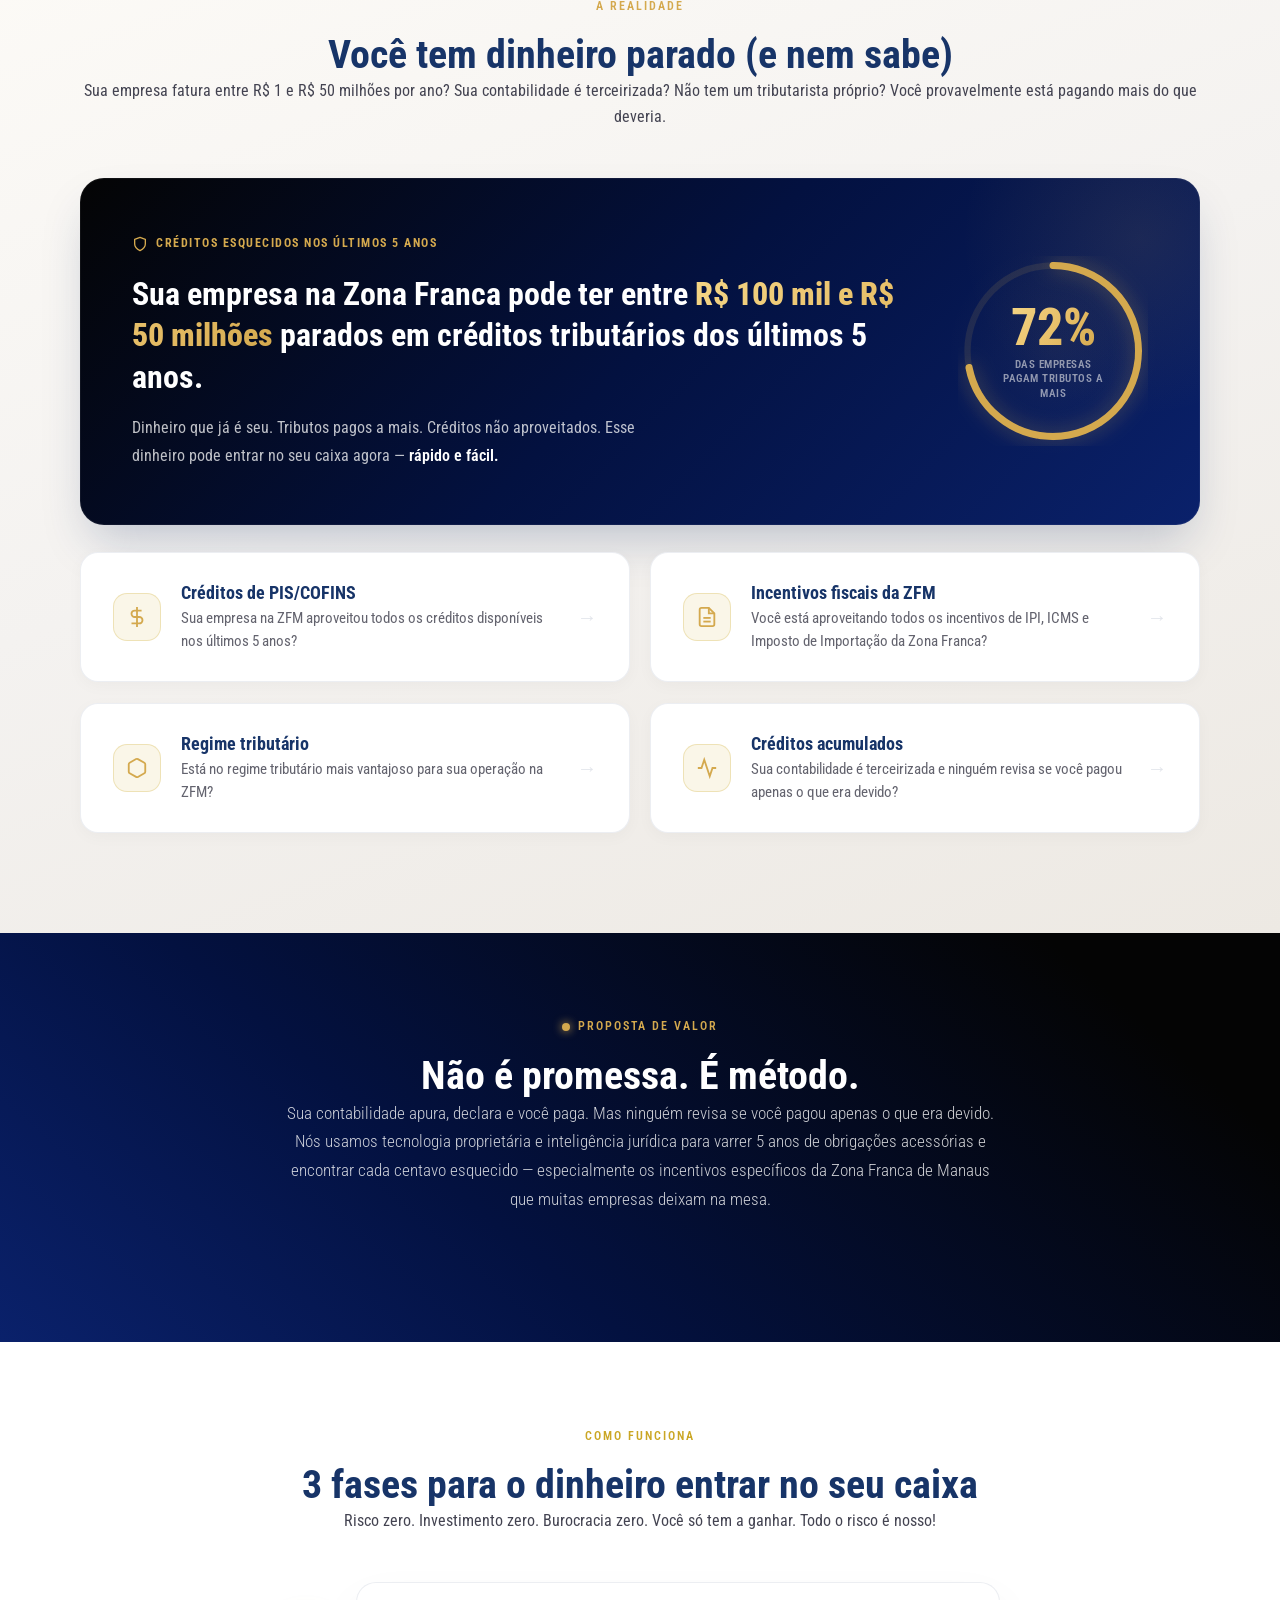
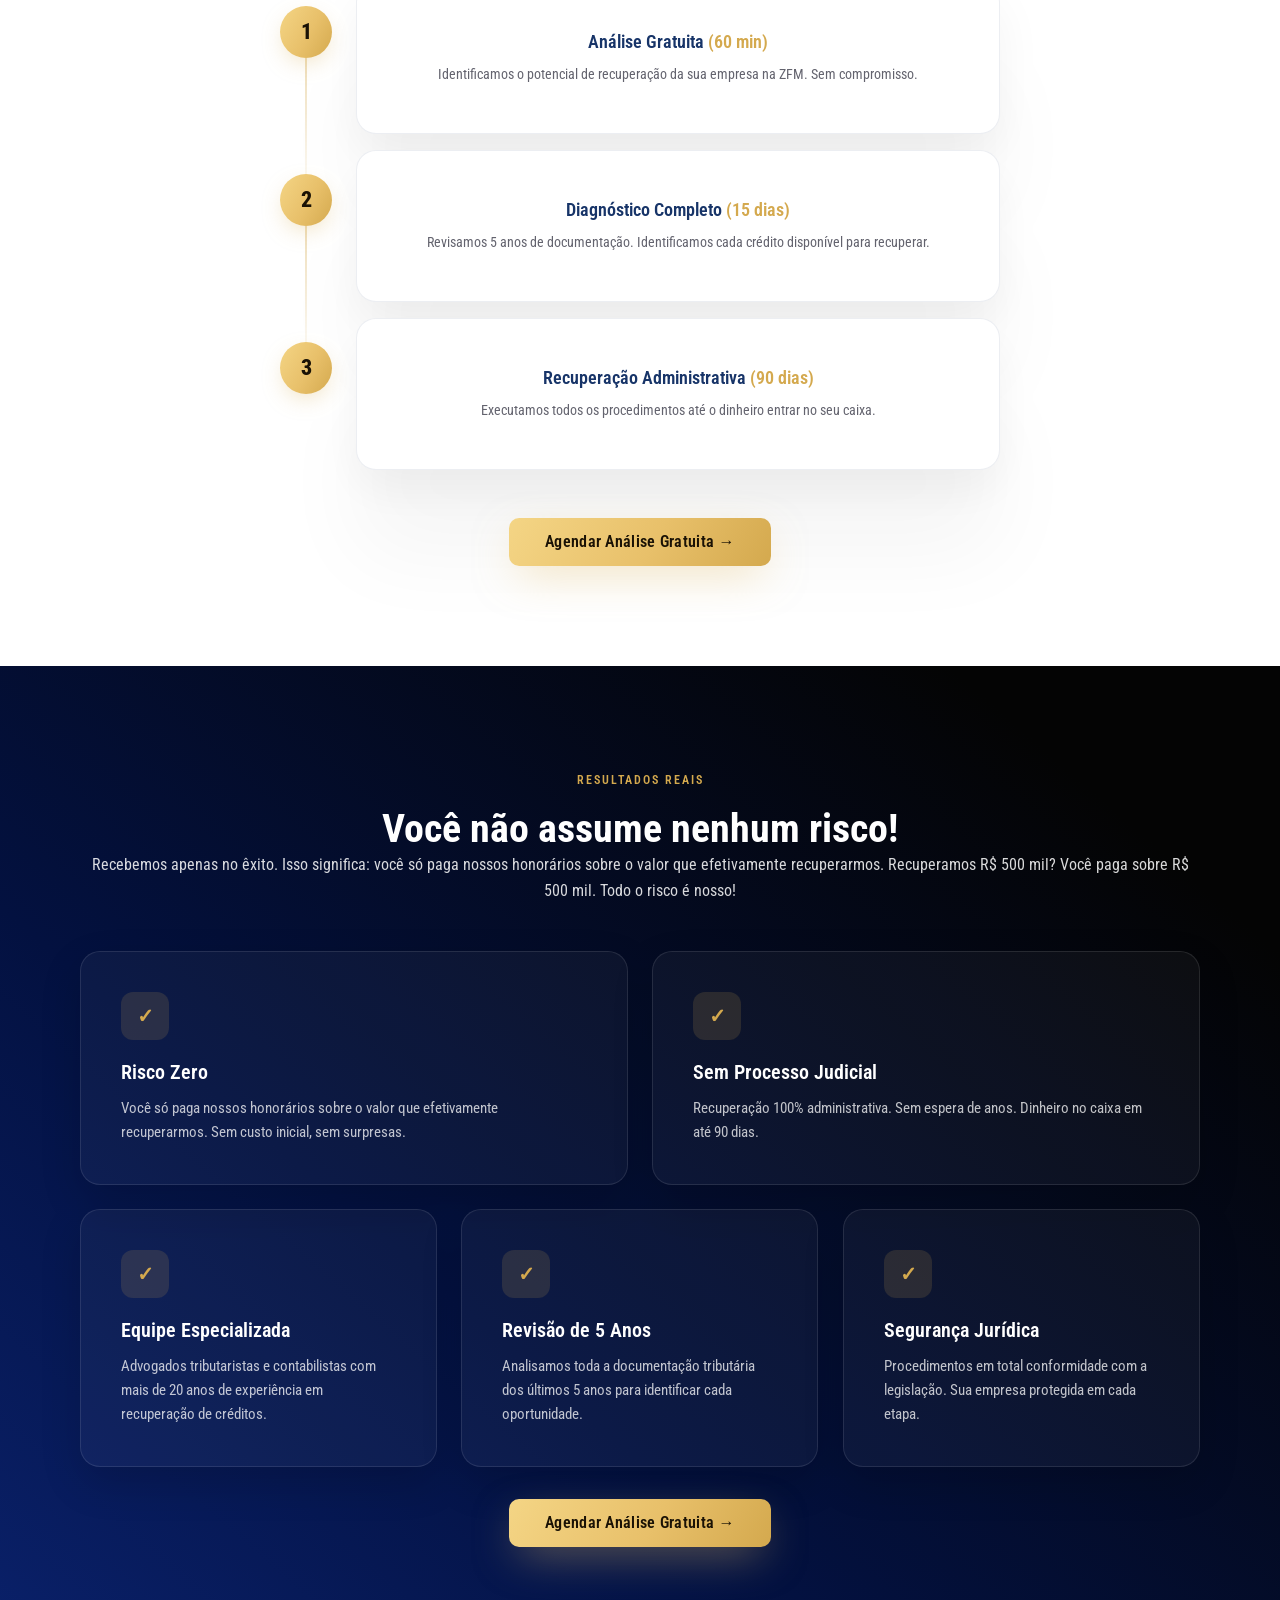
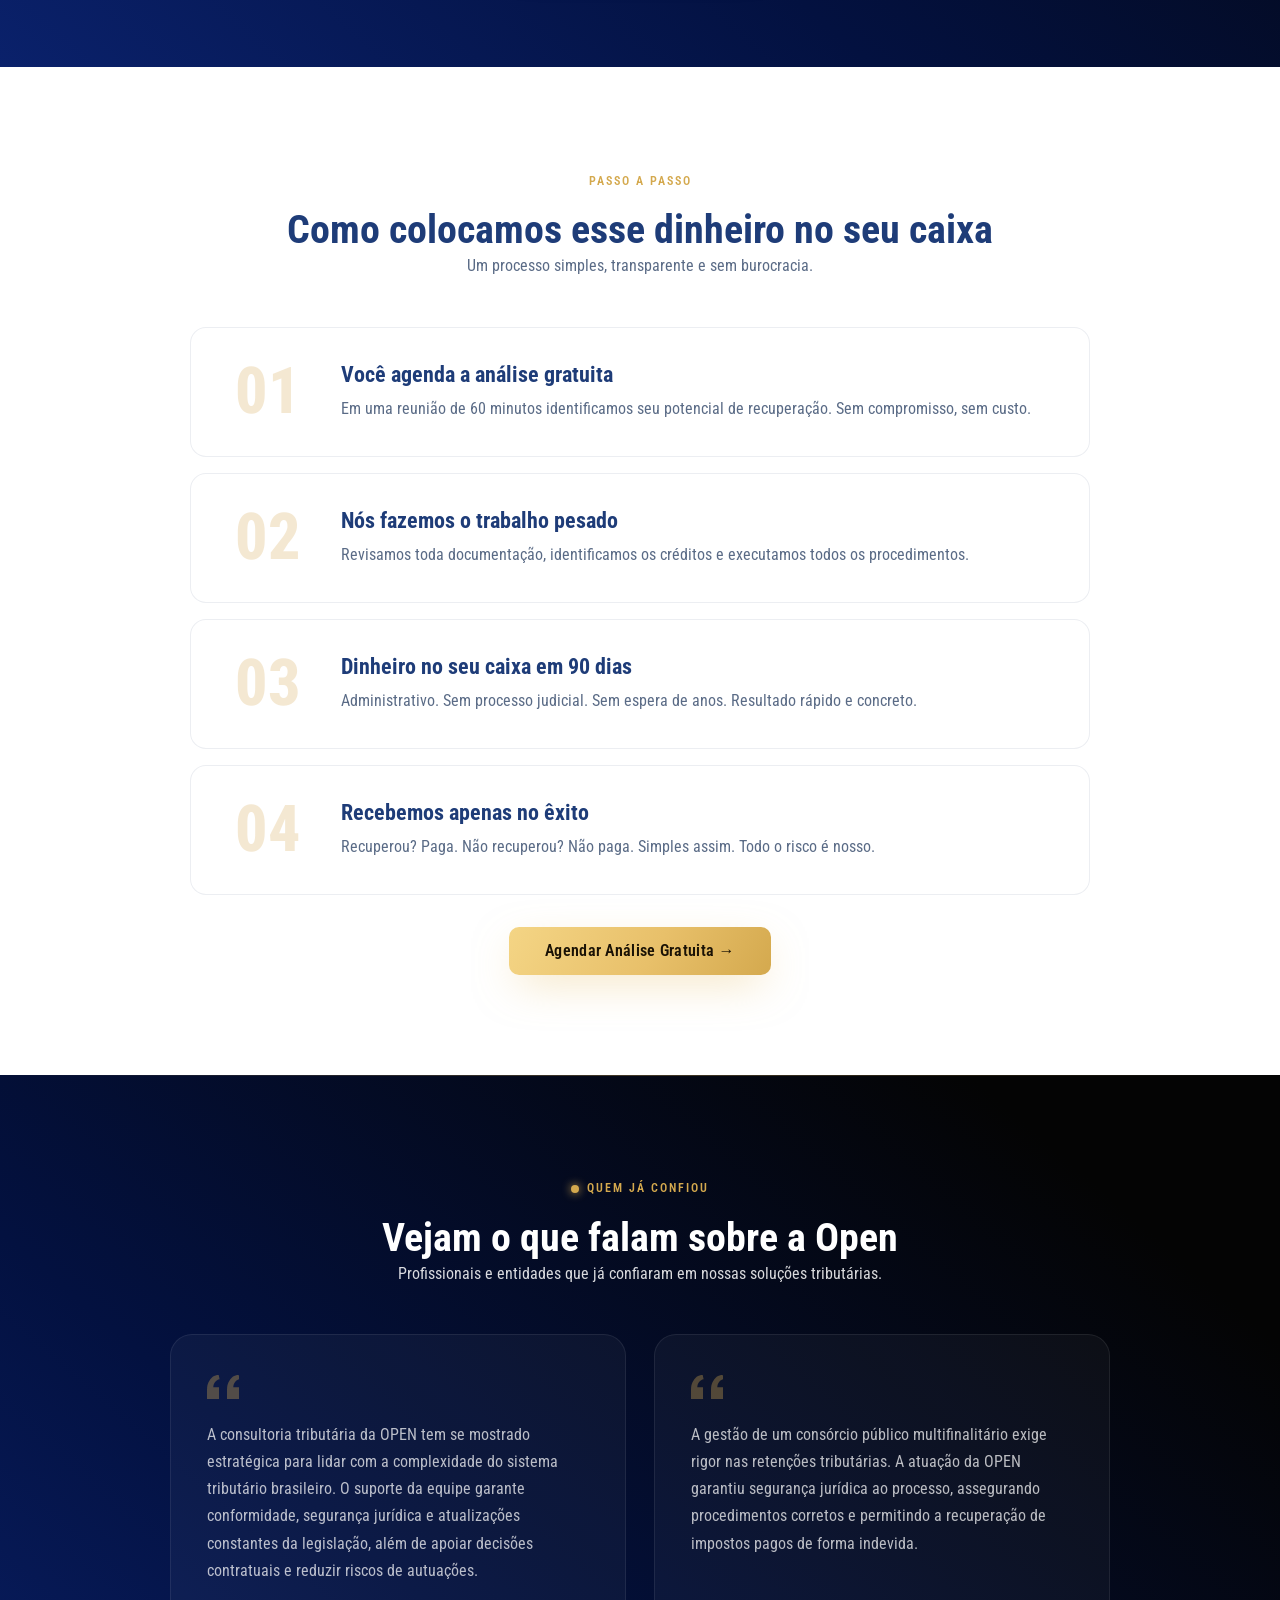
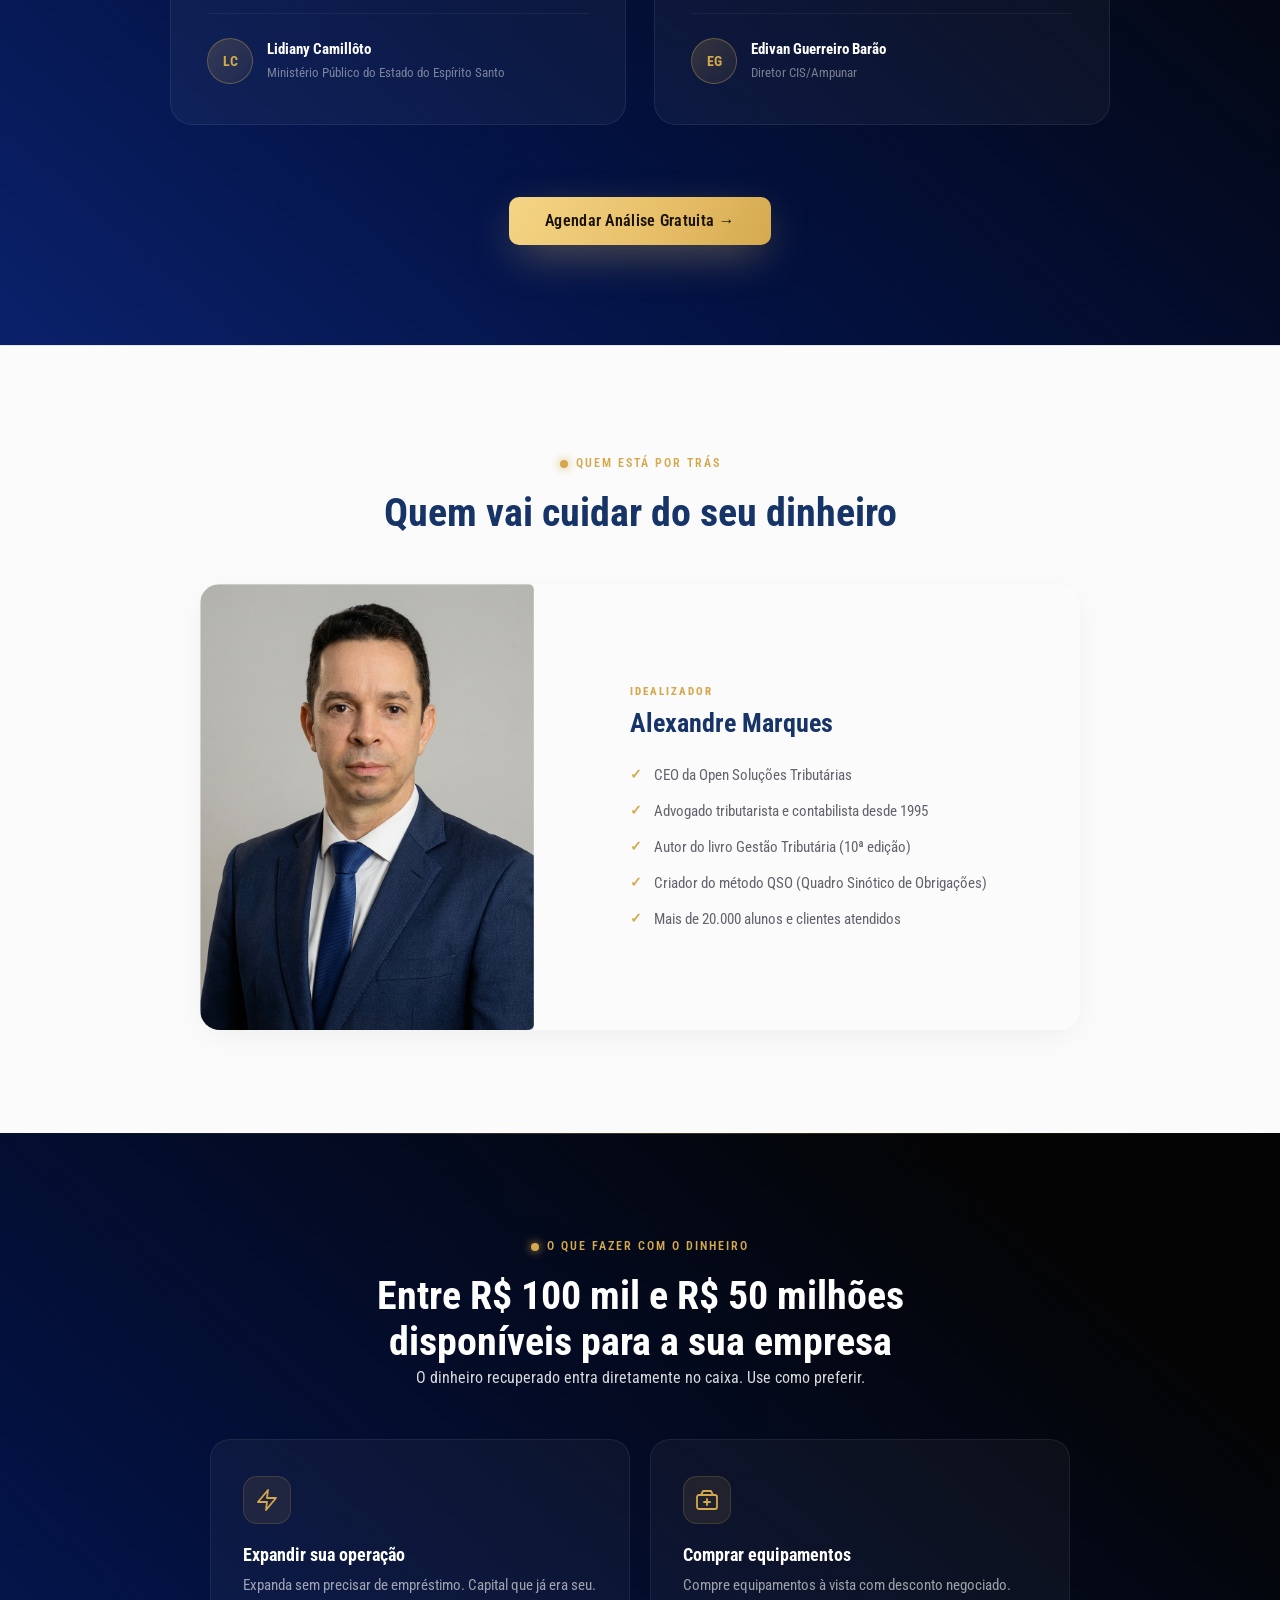
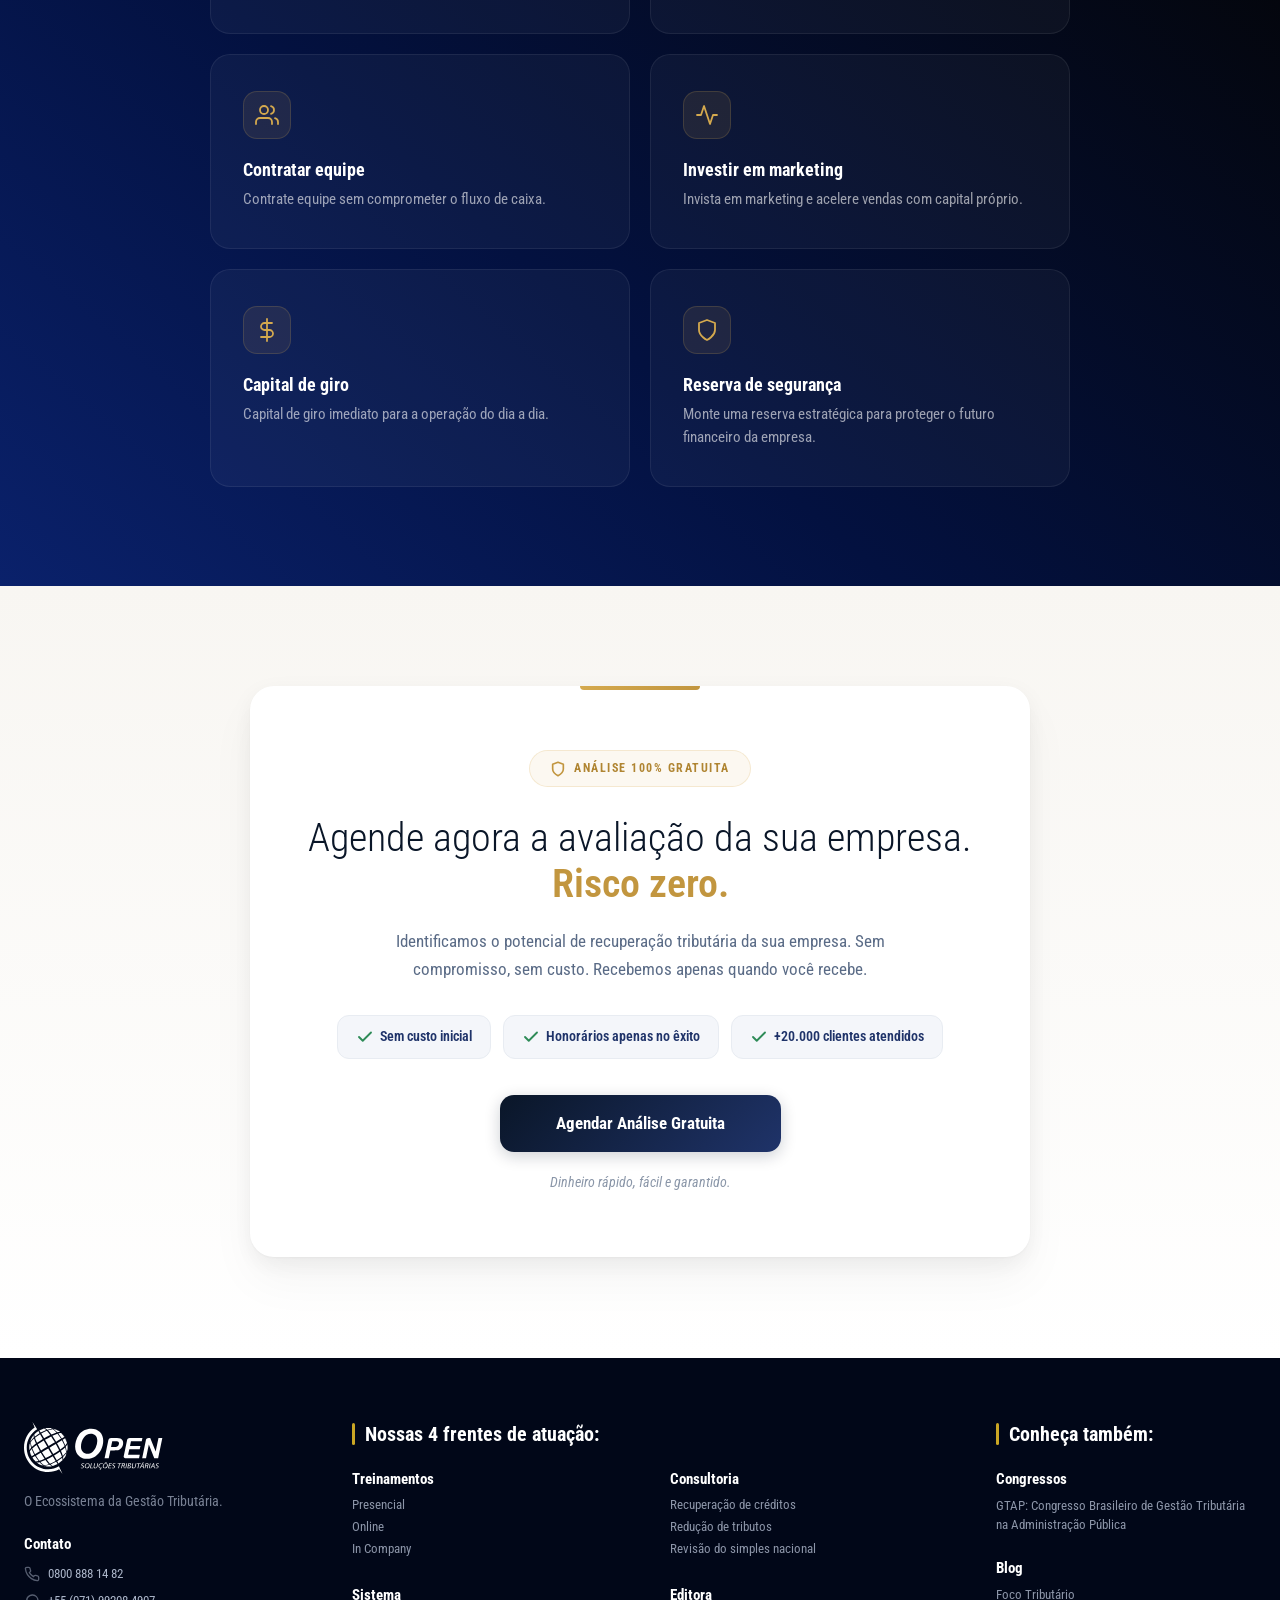
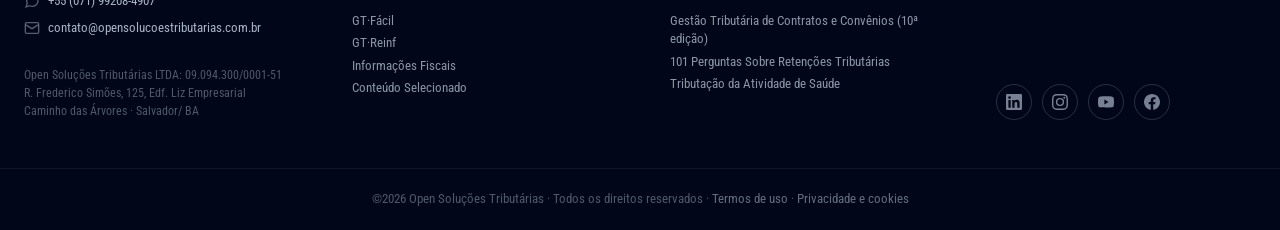
<file: consultoria-zfm/index.html>
<!DOCTYPE html>
<html lang="pt-BR">
<head>
  <meta charset="UTF-8">
  <base href="/consultoria-zfm/">
  <meta name="viewport" content="width=device-width, initial-scale=1.0">
  <title>Consultoria ZFM — Recuperação de Créditos na Zona Franca de Manaus | Open Soluções</title>
  
  <link rel="preconnect" href="https://fonts.googleapis.com">
  <link rel="preconnect" href="https://fonts.gstatic.com" crossorigin>
  <link href="https://fonts.googleapis.com/css2?family=Roboto+Condensed:wght@300;400;600;700;800&display=swap" rel="stylesheet">
  
  <link rel="stylesheet" href="assets/style.css">
  
  <!-- SEO -->
  <meta name="description" content="Sua empresa na Zona Franca de Manaus paga tributos a mais. Recupere créditos dos últimos 5 anos com risco zero e honorários apenas no êxito.">
  
  <!-- Favicon -->
  <link rel="icon" type="image/svg+xml" href="assets/logo.svg">
  <link rel="icon" type="image/png" sizes="32x32" href="assets/logo.svg">

  <!-- Open Graph -->
  <meta property="og:type" content="website">
  <meta property="og:title" content="Recuperação Tributária para Empresas da Zona Franca de Manaus — Open Soluções">
  <meta property="og:description" content="Empresas da ZFM podem ter entre R$ 100 mil e R$ 5 milhões parados em créditos tributários. Análise gratuita, risco zero.">
  <meta property="og:url" content="https://opensolucoestributarias.com.br/consultoria-zfm/">
  <meta property="og:image" content="https://opensolucoestributarias.com.br/consultoria-zfm/assets/alexandre-hero.png">
  <meta property="og:locale" content="pt_BR">

  <!-- Twitter Card -->
  <meta name="twitter:card" content="summary_large_image">
  <meta name="twitter:title" content="Recuperação Tributária na Zona Franca de Manaus — Open Soluções">
  <meta name="twitter:description" content="Sua empresa na ZFM pode recuperar créditos dos últimos 5 anos. Honorários somente no êxito.">

  <!-- Google Tag Manager -->
  <script>(function(w,d,s,l,i){w[l]=w[l]||[];w[l].push({'gtm.start':
  new Date().getTime(),event:'gtm.js'});var f=d.getElementsByTagName(s)[0],
  j=d.createElement(s),dl=l!='dataLayer'?'&l='+l:'';j.async=true;j.src=
  'https://www.googletagmanager.com/gtm.js?id='+i+dl;f.parentNode.insertBefore(j,f);
  })(window,document,'script','dataLayer','GTM-566F4WT');</script>
  <!-- End Google Tag Manager -->

  <!-- Meta Pixel -->
  <script>
  !function(f,b,e,v,n,t,s)
  {if(f.fbq)return;n=f.fbq=function(){n.callMethod?
  n.callMethod.apply(n,arguments):n.queue.push(arguments)};
  if(!f._fbq)f._fbq=n;n.push=n;n.loaded=!0;n.version='2.0';
  n.queue=[];t=b.createElement(e);t.async=!0;
  t.src=v;s=b.getElementsByTagName(e)[0];
  s.parentNode.insertBefore(t,s)}(window, document,'script',
  'https://connect.facebook.net/en_US/fbevents.js');
  fbq('init', '549971842334998');
  fbq('track', 'PageView');
  </script>
  <noscript><img height="1" width="1" style="display:none" src="https://www.facebook.com/tr?id=549971842334998&ev=PageView&noscript=1"/></noscript>
  <!-- End Meta Pixel -->
</head>
<body class="theme-light">
  <!-- Google Tag Manager (noscript) -->
  <noscript><iframe src="https://www.googletagmanager.com/ns.html?id=GTM-566F4WT"
  height="0" width="0" style="display:none;visibility:hidden"></iframe></noscript>
  <!-- End Google Tag Manager (noscript) -->

  <!-- === HEADER === -->
  <header class="site-header dark-mode" id="siteHeader">
    <div class="header-inner">
      <div class="nav-brand">
        <a href="#" class="nav-logo">
          <img src="assets/logo.svg" alt="Open Soluções Tributárias" height="48">
        </a>

      </div>
      <nav class="nav-links">
        <a href="#dinheiro-parado">A Oportunidade</a>
        <a href="#resultados">Soluções</a>
        <a href="#como-funciona">Como funciona</a>
        <a href="#depoimentos">Depoimentos</a>
        <a href="#idealizador">Especialista</a>
      </nav>
      <div class="nav-actions">
        <a href="#" onclick="event.preventDefault(); openModal();" class="btn-header">Análise Gratuita</a>
        <button class="hamburger-btn" id="hamburgerBtn" onclick="toggleMobileNav()" aria-label="Menu">
          <span></span><span></span><span></span>
        </button>
      </div>
    </div>
  </header>

  <!-- Mobile Nav Drawer -->
  <div class="mobile-nav-overlay" id="mobileNavOverlay" onclick="closeMobileNav()"></div>
  <nav class="mobile-nav-drawer" id="mobileNavDrawer">
    <a href="#dinheiro-parado" onclick="closeMobileNav()">A Oportunidade</a>
    <a href="#resultados" onclick="closeMobileNav()">Soluções</a>
    <a href="#como-funciona" onclick="closeMobileNav()">Como funciona</a>
    <a href="#depoimentos" onclick="closeMobileNav()">Depoimentos</a>
    <a href="#idealizador" onclick="closeMobileNav()">Especialista</a>
    <a href="#" onclick="event.preventDefault(); closeMobileNav(); openModal();" class="btn-primary mobile-nav-cta">Agendar Análise Gratuita</a>
  </nav>

  <main>
    <!-- === HERO SECTION === -->
    <section class="section hero-section theme-dark">
      <div class="wrap hero-grid">
        <div class="hero-content" data-reveal>
          <div class="eyebrow" style="display: flex; align-items: center; gap: 8px; margin-bottom: 24px; color: var(--color-light-cyan);">
            <svg width="14" height="14" viewBox="0 0 24 24" fill="none" stroke="currentColor" stroke-width="2" stroke-linecap="round"><path d="M17 21v-2a4 4 0 00-4-4H5a4 4 0 00-4 4v2"/><circle cx="9" cy="7" r="4"/><path d="M23 21v-2a4 4 0 00-3-3.87M16 3.13a4 4 0 010 7.75"/></svg>
            <span>Exclusivo para empresários da Zona Franca de Manaus</span>
          </div>
          <h1 class="hero-title">
            Dinheiro rápido, fácil e garantido: <strong class="text-gradient-amarelo">recupere agora os tributos da sua empresa na ZFM.</strong>
          </h1>
          <p class="text-body hero-subtitle">
            95% das empresas no Brasil pagam tributos a mais, segundo o IBGE. Recupere de forma rápida, segura e com honorários somente no êxito. Sua empresa na Zona Franca pode ter até 4 meses de faturamento parados em créditos tributários.
          </p>
          <div class="hero-badges">
            <div class="hero-info-item">
              <svg width="18" height="18" viewBox="0 0 24 24" fill="none" stroke="currentColor" stroke-width="2"><path stroke-linecap="round" stroke-linejoin="round" d="M9 12l2 2 4-4m6 2a9 9 0 11-18 0 9 9 0 0118 0z"></path></svg>
              <span>Sem custo inicial</span>
            </div>
            <div class="hero-info-item">
              <svg width="18" height="18" viewBox="0 0 24 24" fill="none" stroke="currentColor" stroke-width="2"><path stroke-linecap="round" stroke-linejoin="round" d="M12 8c-1.657 0-3 .895-3 2s1.343 2 3 2 3 .895 3 2-1.343 2-3 2m0-8c1.11 0 2.08.402 2.599 1M12 8V7m0 1v8m0 0v1m0-1c-1.11 0-2.08-.402-2.599-1M21 12a9 9 0 11-18 0 9 9 0 0118 0z"></path></svg>
              <span>Honorários apenas no êxito</span>
            </div>
          </div>
          <div class="hero-cta">
            <a href="#" onclick="event.preventDefault(); openModal();" class="btn btn-primary hero-cta-btn">Agendar Análise Gratuita</a>
          </div>
        </div>
        <div class="hero-image-col" data-reveal>
          <img src="assets/alexandre-hero.png" alt="Alexandre Marques — Open Soluções Tributárias" class="hero-img">
        </div>
      </div>
    </section>

    <!-- === LOGOS === -->
    <section class="section logo-carousel-section section-logos">
      <div class="wrap">
        <div class="head center" data-reveal>
          <span class="eyebrow">CLIENTES E PARCEIROS</span>
          <h2 class="title">Entidades que já ajudamos</h2>
        </div>
        <div class="logo-carousel-wrap" data-reveal>
          <div class="logo-carousel-fade-left"></div>
          <div class="logo-carousel-fade-right"></div>
          <div class="logo-carousel-track">
            <div class="logo-carousel-inner">
              <img src="assets/empresas/AGU.jpg" alt="AGU" loading="lazy"> <img src="assets/empresas/BNDS.jpg" alt="BNDS" loading="lazy"> <img src="assets/empresas/CNJ.jpg" alt="CNJ" loading="lazy"> <img src="assets/empresas/dpe-pr.jpg" alt="DPE PR" loading="lazy"> <img src="assets/empresas/Eletrobras.jpg" alt="Eletrobras" loading="lazy"> <img src="assets/empresas/Embasa.jpg" alt="Embasa" loading="lazy"> <img src="assets/empresas/forca-aerea-brasileira.jpg" alt="Força Aérea Brasileira" loading="lazy"> <img src="assets/empresas/governo-estado-ba.jpg" alt="Governo do estado BA" loading="lazy"> <img src="assets/empresas/IFBA.jpg" alt="IFBA" loading="lazy"> <img src="assets/empresas/IFES.jpg" alt="IFES" loading="lazy"> <img src="assets/empresas/IFGO.jpg" alt="IFGO" loading="lazy"> <img src="assets/empresas/IFSP.jpg" alt="IFSP" loading="lazy"> <img src="assets/empresas/MPSE.jpg" alt="MPSE" loading="lazy"> <img src="assets/empresas/ministerio-publico-ba.jpg" alt="Ministerio Publico BA" loading="lazy"> <img src="assets/empresas/pge-rj.jpg" alt="PGE - RJ" loading="lazy">
              <!-- DUPLICATE -->
              <img src="assets/empresas/AGU.jpg" alt="AGU" loading="lazy"> <img src="assets/empresas/BNDS.jpg" alt="BNDS" loading="lazy"> <img src="assets/empresas/CNJ.jpg" alt="CNJ" loading="lazy"> <img src="assets/empresas/dpe-pr.jpg" alt="DPE PR" loading="lazy"> <img src="assets/empresas/Eletrobras.jpg" alt="Eletrobras" loading="lazy"> <img src="assets/empresas/Embasa.jpg" alt="Embasa" loading="lazy"> <img src="assets/empresas/forca-aerea-brasileira.jpg" alt="Força Aérea Brasileira" loading="lazy"> <img src="assets/empresas/governo-estado-ba.jpg" alt="Governo do estado BA" loading="lazy"> <img src="assets/empresas/IFBA.jpg" alt="IFBA" loading="lazy"> <img src="assets/empresas/IFES.jpg" alt="IFES" loading="lazy"> <img src="assets/empresas/IFGO.jpg" alt="IFGO" loading="lazy"> <img src="assets/empresas/IFSP.jpg" alt="IFSP" loading="lazy"> <img src="assets/empresas/MPSE.jpg" alt="MPSE" loading="lazy"> <img src="assets/empresas/ministerio-publico-ba.jpg" alt="Ministerio Publico BA" loading="lazy"> <img src="assets/empresas/pge-rj.jpg" alt="PGE - RJ" loading="lazy">
            </div>
          </div>
          <div class="logo-carousel-track">
            <div class="logo-carousel-inner reverse">
              <img src="assets/empresas/SAEB.jpg" alt="SAEB" loading="lazy"> <img src="assets/empresas/SEBRAE.jpg" alt="SEBRAE" loading="lazy"> <img src="assets/empresas/sefaz-mt.jpg" alt="SEFAZ MT" loading="lazy"> <img src="assets/empresas/STF.jpg" alt="STF" loading="lazy"> <img src="assets/empresas/Senac.jpg" alt="Senac" loading="lazy"> <img src="assets/empresas/Sesi.jpg" alt="Sesi" loading="lazy"> <img src="assets/empresas/TCEPR.jpg" alt="TCEPR" loading="lazy"> <img src="assets/empresas/TCU.jpg" alt="TCU" loading="lazy"> <img src="assets/empresas/TJPR.jpg" alt="TJPR" loading="lazy"> <img src="assets/empresas/TRE-ES.jpg" alt="TRE-ES" loading="lazy"> <img src="assets/empresas/TRF2.jpg" alt="TRF2" loading="lazy"> <img src="assets/empresas/trt-ceara.jpg" alt="TRT ceara" loading="lazy"> <img src="assets/empresas/TSE.jpg" alt="TSE" loading="lazy"> <img src="assets/empresas/UESC.jpg" alt="UESC" loading="lazy"> <img src="assets/empresas/inema.jpg" alt="inema" loading="lazy">
              <!-- DUPLICATE -->
              <img src="assets/empresas/SAEB.jpg" alt="SAEB" loading="lazy"> <img src="assets/empresas/SEBRAE.jpg" alt="SEBRAE" loading="lazy"> <img src="assets/empresas/sefaz-mt.jpg" alt="SEFAZ MT" loading="lazy"> <img src="assets/empresas/STF.jpg" alt="STF" loading="lazy"> <img src="assets/empresas/Senac.jpg" alt="Senac" loading="lazy"> <img src="assets/empresas/Sesi.jpg" alt="Sesi" loading="lazy"> <img src="assets/empresas/TCEPR.jpg" alt="TCEPR" loading="lazy"> <img src="assets/empresas/TCU.jpg" alt="TCU" loading="lazy"> <img src="assets/empresas/TJPR.jpg" alt="TJPR" loading="lazy"> <img src="assets/empresas/TRE-ES.jpg" alt="TRE-ES" loading="lazy"> <img src="assets/empresas/TRF2.jpg" alt="TRF2" loading="lazy"> <img src="assets/empresas/trt-ceara.jpg" alt="TRT ceara" loading="lazy"> <img src="assets/empresas/TSE.jpg" alt="TSE" loading="lazy"> <img src="assets/empresas/UESC.jpg" alt="UESC" loading="lazy"> <img src="assets/empresas/inema.jpg" alt="inema" loading="lazy">
            </div>
          </div>
        </div>
      </div>
    </section>

    <!-- === DINHEIRO PARADO (Premium Bento) === -->
    <section class="section section-dinheiro-parado" id="dinheiro-parado">
      <div class="wrap">
        <div class="head center" data-reveal>
          <span class="eyebrow gold">A REALIDADE</span>
          <h2 class="title">Você tem dinheiro parado (e nem sabe)</h2>
          <p class="sub">Sua empresa fatura entre R$ 1 e R$ 50 milhões por ano? Sua contabilidade é terceirizada? Não tem um tributarista próprio? Você provavelmente está pagando mais do que deveria.</p>
        </div>

        <!-- Hero Statement Card -->
        <div class="dp-hero-card" data-reveal>
          <div class="dp-shimmer"></div>
          <div class="dp-hero-content">
            <div class="dp-hero-badge">
              <svg width="16" height="16" viewBox="0 0 24 24" fill="none" stroke="currentColor" stroke-width="2"><path d="M12 22s8-4 8-10V5l-8-3-8 3v7c0 6 8 10 8 10z" stroke-linejoin="round" stroke-linecap="round"/></svg>
              Créditos esquecidos nos últimos 5 anos
            </div>
            <h3 class="dp-hero-title">
              Sua empresa na Zona Franca pode ter entre
              <span class="dp-value">R$ 100 mil e R$ 50 milhões</span>
              parados em créditos tributários dos últimos 5 anos.
            </h3>
            <p class="dp-hero-desc">Dinheiro que já é seu. Tributos pagos a mais. Créditos não aproveitados. Esse dinheiro pode entrar no seu caixa agora — <strong>rápido e fácil.</strong></p>
          </div>
          <div class="dp-hero-visual">
            <div class="dp-stat-ring">
              <svg class="dp-ring-svg" viewBox="0 0 120 120">
                <circle class="dp-ring-track" cx="60" cy="60" r="54" fill="none" stroke="rgba(212,169,78,0.12)" stroke-width="4"/>
                <circle class="dp-ring-fill" cx="60" cy="60" r="54" fill="none" stroke="#D4A94E" stroke-width="4.5" stroke-linecap="round"/>
              </svg>
              <div class="dp-stat-inner">
                <span class="dp-stat-number" data-count-to="95">0%</span>
                <span class="dp-stat-label">das empresas pagam tributos a mais</span>
              </div>
            </div>
          </div>
        </div>

        <!-- Question Cards Grid -->
        <div class="dp-questions-grid">
          <div class="dp-question-card" data-reveal data-reveal-delay="0">
            <div class="dp-q-icon">
              <svg width="22" height="22" viewBox="0 0 24 24" fill="none" stroke="currentColor" stroke-width="2"><path d="M12 1v22M17 5H9.5a3.5 3.5 0 000 7h5a3.5 3.5 0 010 7H6"/></svg>
            </div>
            <div class="dp-q-content">
              <h4>Créditos de PIS/COFINS</h4>
              <p>Sua empresa na ZFM aproveitou todos os créditos disponíveis nos últimos 5 anos?</p>
            </div>
            <div class="dp-q-arrow">→</div>
          </div>

          <div class="dp-question-card" data-reveal data-reveal-delay="1">
            <div class="dp-q-icon">
              <svg width="22" height="22" viewBox="0 0 24 24" fill="none" stroke="currentColor" stroke-width="2"><path d="M14 2H6a2 2 0 00-2 2v16a2 2 0 002 2h12a2 2 0 002-2V8z"/><polyline points="14 2 14 8 20 8"/><line x1="16" y1="13" x2="8" y2="13"/><line x1="16" y1="17" x2="8" y2="17"/></svg>
            </div>
            <div class="dp-q-content">
              <h4>Incentivos fiscais da ZFM</h4>
              <p>Você está aproveitando todos os incentivos de IPI, ICMS e Imposto de Importação da Zona Franca?</p>
            </div>
            <div class="dp-q-arrow">→</div>
          </div>

          <div class="dp-question-card" data-reveal data-reveal-delay="2">
            <div class="dp-q-icon">
              <svg width="22" height="22" viewBox="0 0 24 24" fill="none" stroke="currentColor" stroke-width="2"><path d="M21 16V8a2 2 0 00-1-1.73l-7-4a2 2 0 00-2 0l-7 4A2 2 0 003 8v8a2 2 0 001 1.73l7 4a2 2 0 002 0l7-4A2 2 0 0021 16z"/></svg>
            </div>
            <div class="dp-q-content">
              <h4>Regime tributário</h4>
              <p>Está no regime tributário mais vantajoso para sua operação na ZFM?</p>
            </div>
            <div class="dp-q-arrow">→</div>
          </div>

          <div class="dp-question-card" data-reveal data-reveal-delay="3">
            <div class="dp-q-icon">
              <svg width="22" height="22" viewBox="0 0 24 24" fill="none" stroke="currentColor" stroke-width="2"><path d="M22 12h-4l-3 9L9 3l-3 9H2"/></svg>
            </div>
            <div class="dp-q-content">
              <h4>Créditos acumulados</h4>
              <p>Sua contabilidade é terceirizada e ninguém revisa se você pagou apenas o que era devido?</p>
            </div>
            <div class="dp-q-arrow">→</div>
          </div>
        </div>
      </div>
    </section>

    <!-- === PROPOSTA DE VALOR === -->
    <section class="section section-dark">
      <div class="wrap-narrow head" data-reveal>
        <div class="eyebrow gold"><span class="dot"></span>PROPOSTA DE VALOR</div>
        <h2 class="title title-white">Não é promessa. É método.</h2>
        <p class="proposta-text sub-white">Sua contabilidade apura, declara e você paga. Mas ninguém revisa se você pagou apenas o que era devido. Nós usamos tecnologia proprietária e inteligência jurídica para varrer 5 anos de obrigações acessórias e encontrar cada centavo esquecido — especialmente os incentivos específicos da Zona Franca de Manaus que muitas empresas deixam na mesa.</p>
      </div>
    </section>

    <!-- === 3 FASES (Phase Stepper) === -->
    <section class="section section-como-funciona" id="como-funciona">
      <div class="wrap">
        <div class="head center" data-reveal>
          <span class="eyebrow">COMO FUNCIONA</span>
          <h2 class="title">3 fases para o dinheiro entrar no seu caixa</h2>
          <p class="sub">Risco zero. Investimento zero. Burocracia zero. Você só tem a ganhar. Todo o risco é nosso!</p>
        </div>
        <div class="phase-stepper" data-reveal>
          <div class="phase-step">
            <div class="phase-number">1</div>
            <div class="phase-line"></div>
            <div class="card bento-card-light">
              <h3>Análise Gratuita <span class="gold">(60 min)</span></h3>
              <p>Identificamos o potencial de recuperação da sua empresa na ZFM. Sem compromisso.</p>
            </div>
          </div>
          <div class="phase-step">
            <div class="phase-number">2</div>
            <div class="phase-line"></div>
            <div class="card bento-card-light">
              <h3>Diagnóstico Completo <span class="gold">(15 dias)</span></h3>
              <p>Revisamos 5 anos de documentação. Identificamos cada crédito disponível para recuperar.</p>
            </div>
          </div>
          <div class="phase-step">
            <div class="phase-number">3</div>
            <div class="card bento-card-light">
              <h3>Recuperação Administrativa <span class="gold">(90 dias)</span></h3>
              <p>Executamos todos os procedimentos até o dinheiro entrar no seu caixa.</p>
            </div>
          </div>
        </div>
        <div class="section-cta-wrapper" data-reveal>
          <a href="#" onclick="event.preventDefault(); openModal();" class="btn-primary section-cta">Agendar Análise Gratuita →</a>
        </div>
      </div>
    </section>

    <!-- === BENEFÍCIOS (dark) === -->
    <section class="section theme-dark section-beneficios" id="resultados">
      <div class="wrap">
        <div class="head center" data-reveal>
          <span class="eyebrow eyebrow-gold">RESULTADOS REAIS</span>
          <h2 class="title title-white">Você não assume nenhum risco!</h2>
          <p class="sub sub-white">Recebemos apenas no êxito. Isso significa: você só paga nossos honorários sobre o valor que efetivamente recuperarmos. Recuperamos R$ 500 mil? Você paga sobre R$ 500 mil. Todo o risco é nosso!</p>
        </div>
        <div class="beneficios-grid" data-reveal>
          <div class="card bento-card-dark bento-span-3" data-reveal-delay="0">
            <div class="bento-icon">✓</div>
            <h3>Risco Zero</h3>
            <p>Você só paga nossos honorários sobre o valor que efetivamente recuperarmos. Sem custo inicial, sem surpresas.</p>
          </div>
          <div class="card bento-card-dark bento-span-3" data-reveal-delay="1">
            <div class="bento-icon">✓</div>
            <h3>Sem Processo Judicial</h3>
            <p>Recuperação 100% administrativa. Sem espera de anos. Dinheiro no caixa em até 90 dias.</p>
          </div>
          <div class="card bento-card-dark bento-span-2" data-reveal-delay="2">
            <div class="bento-icon">✓</div>
            <h3>Equipe Especializada</h3>
            <p>Advogados tributaristas e contabilistas com mais de 20 anos de experiência em recuperação de créditos.</p>
          </div>
          <div class="card bento-card-dark bento-span-2" data-reveal-delay="3">
            <div class="bento-icon">✓</div>
            <h3>Revisão de 5 Anos</h3>
            <p>Analisamos toda a documentação tributária dos últimos 5 anos para identificar cada oportunidade.</p>
          </div>
          <div class="card bento-card-dark bento-span-2" data-reveal-delay="4">
            <div class="bento-icon">✓</div>
            <h3>Segurança Jurídica</h3>
            <p>Procedimentos em total conformidade com a legislação. Sua empresa protegida em cada etapa.</p>
          </div>
        </div>
        <div class="section-cta-wrapper section-cta-dark" data-reveal>
          <a href="#" onclick="event.preventDefault(); openModal();" class="btn-primary section-cta">Agendar Análise Gratuita →</a>
        </div>
      </div>
    </section>

    <!-- === PASSO A PASSO === -->
    <section class="section section-temas">
      <div class="wrap">
        <div class="head center" data-reveal>
          <span class="eyebrow eyebrow-temas">PASSO A PASSO</span>
          <h2 class="title title-temas">Como colocamos esse dinheiro no seu caixa</h2>
          <p class="sub sub-temas">Um processo simples, transparente e sem burocracia.</p>
        </div>
        <div class="list-temas-horizontal" data-reveal>
          <div class="tema-horizontal-card">
            <div class="tema-h-number">01</div>
            <div class="tema-h-content">
              <h3>Você agenda a análise gratuita</h3>
              <p>Em uma reunião de 60 minutos identificamos seu potencial de recuperação. Sem compromisso, sem custo.</p>
            </div>
          </div>
          <div class="tema-horizontal-card">
            <div class="tema-h-number">02</div>
            <div class="tema-h-content">
              <h3>Nós fazemos o trabalho pesado</h3>
              <p>Revisamos toda documentação, identificamos os créditos e executamos todos os procedimentos.</p>
            </div>
          </div>
          <div class="tema-horizontal-card">
            <div class="tema-h-number">03</div>
            <div class="tema-h-content">
              <h3>Dinheiro no seu caixa em 90 dias</h3>
              <p>Administrativo. Sem processo judicial. Sem espera de anos. Resultado rápido e concreto.</p>
            </div>
          </div>
          <div class="tema-horizontal-card">
            <div class="tema-h-number">04</div>
            <div class="tema-h-content">
              <h3>Recebemos apenas no êxito</h3>
              <p>Recuperou? Paga. Não recuperou? Não paga. Simples assim. Todo o risco é nosso.</p>
            </div>
          </div>
        </div>
      </div>
      <div class="section-cta-wrapper" data-reveal>
        <a href="#" onclick="event.preventDefault(); openModal();" class="btn-primary section-cta">Agendar Análise Gratuita →</a>
      </div>
    </section>

    <!-- === DEPOIMENTOS === -->
    <section class="section section-depoimentos-v2" id="depoimentos">
      <div class="wrap">
        <div class="head center" data-reveal>
          <span class="eyebrow gold"><span class="dot"></span>QUEM JÁ CONFIOU</span>
          <h2 class="title title-white">Vejam o que falam sobre a Open</h2>
          <p class="sub sub-white">Profissionais e entidades que já confiaram em nossas soluções tributárias.</p>
        </div>
        <div class="depo-v2-grid" data-reveal>
          <div class="depo-v2-card" data-reveal-delay="0">
            <div class="depo-v2-quote">
              <svg width="32" height="24" viewBox="0 0 32 24" fill="none"><path d="M0 24V14.4C0 11.7 0.5 9.3 1.5 7.2C2.5 5.1 3.9 3.3 5.7 1.8C7.5 0.6 9.5 0 11.7 0L12.6 4.2C10.8 4.5 9.3 5.4 8.1 6.9C6.9 8.4 6.3 10.2 6.3 12.3H12V24H0ZM20 24V14.4C20 11.7 20.5 9.3 21.5 7.2C22.5 5.1 23.9 3.3 25.7 1.8C27.5 0.6 29.5 0 31.7 0L32.6 4.2C30.8 4.5 29.3 5.4 28.1 6.9C26.9 8.4 26.3 10.2 26.3 12.3H32V24H20Z" fill="currentColor"/></svg>
            </div>
            <p class="depo-v2-text">A consultoria tributária da OPEN tem se mostrado estratégica para lidar com a complexidade do sistema tributário brasileiro. O suporte da equipe garante conformidade, segurança jurídica e atualizações constantes da legislação, além de apoiar decisões contratuais e reduzir riscos de autuações.</p>
            <div class="depo-v2-author">
              <div class="depo-v2-avatar">LC</div>
              <div>
                <div class="depo-v2-name">Lidiany Camillôto</div>
                <div class="depo-v2-org">Ministério Público do Estado do Espírito Santo</div>
              </div>
            </div>
          </div>
          <div class="depo-v2-card" data-reveal-delay="1">
            <div class="depo-v2-quote">
              <svg width="32" height="24" viewBox="0 0 32 24" fill="none"><path d="M0 24V14.4C0 11.7 0.5 9.3 1.5 7.2C2.5 5.1 3.9 3.3 5.7 1.8C7.5 0.6 9.5 0 11.7 0L12.6 4.2C10.8 4.5 9.3 5.4 8.1 6.9C6.9 8.4 6.3 10.2 6.3 12.3H12V24H0ZM20 24V14.4C20 11.7 20.5 9.3 21.5 7.2C22.5 5.1 23.9 3.3 25.7 1.8C27.5 0.6 29.5 0 31.7 0L32.6 4.2C30.8 4.5 29.3 5.4 28.1 6.9C26.9 8.4 26.3 10.2 26.3 12.3H32V24H20Z" fill="currentColor"/></svg>
            </div>
            <p class="depo-v2-text">A gestão de um consórcio público multifinalitário exige rigor nas retenções tributárias. A atuação da OPEN garantiu segurança jurídica ao processo, assegurando procedimentos corretos e permitindo a recuperação de impostos pagos de forma indevida.</p>
            <div class="depo-v2-author">
              <div class="depo-v2-avatar">EG</div>
              <div>
                <div class="depo-v2-name">Edivan Guerreiro Barão</div>
                <div class="depo-v2-org">Diretor CIS/Ampunar</div>
              </div>
            </div>
          </div>
        </div>
        <div class="section-cta-wrapper" data-reveal style="margin-top: 40px;">
          <a href="#" onclick="event.preventDefault(); openModal();" class="btn-primary section-cta" style="background: var(--bg-gradient-amarelo); color: #1A1205; border: none;">Agendar Análise Gratuita →</a>
        </div>
      </div>
    </section>

    <!-- === IDEALIZADOR === -->
    <section id="idealizador" class="section section-bordered">
      <div class="wrap">
        <div class="head" data-reveal>
          <div class="eyebrow gold"><span class="dot"></span>Quem está por trás</div>
          <h2 class="title">Quem vai cuidar do seu dinheiro</h2>
        </div>

        <div class="idealizador-wrap" data-reveal>
          <div class="prof-card">
            <div class="prof-photo">
              <img src="assets/alexandre-perfil.png" alt="Alexandre Marques" loading="lazy">
            </div>
            <div class="prof-info">
              <div class="prof-label">Idealizador</div>
              <h3>Alexandre Marques</h3>
              <ul>
                <li>CEO da Open Soluções Tributárias</li>
                <li>Advogado tributarista e contabilista desde 1995</li>
                <li>Autor do livro Gestão Tributária (10ª edição)</li>
                <li>Criador do método QSO (Quadro Sinótico de Obrigações)</li>
                <li>Mais de 20.000 alunos e clientes atendidos</li>
              </ul>
            </div>
          </div>
        </div>
      </div>
    </section>

    <!-- === O QUE FAZER COM O DINHEIRO === -->
    <section class="section section-destino" id="destino">
      <div class="wrap">
        <div class="head center" data-reveal>
          <span class="eyebrow gold"><span class="dot"></span>O QUE FAZER COM O DINHEIRO</span>
          <h2 class="title title-white">Entre R$ 100 mil e R$ 50 milhões<br class="desktop-br"> disponíveis para a sua empresa</h2>
          <p class="sub sub-white">O dinheiro recuperado entra diretamente no caixa. Use como preferir.</p>
        </div>
        <div class="destino-grid" data-reveal>

          <div class="destino-card" data-reveal-delay="0">
            <div class="destino-icon">
              <svg width="24" height="24" viewBox="0 0 24 24" fill="none" stroke="currentColor" stroke-width="1.8" stroke-linecap="round" stroke-linejoin="round"><path d="M13 2L3 14h9l-1 8 10-12h-9l1-8z"/></svg>
            </div>
            <h3>Expandir sua operação</h3>
            <p>Expanda sem precisar de empréstimo. Capital que já era seu.</p>
          </div>

          <div class="destino-card" data-reveal-delay="1">
            <div class="destino-icon">
              <svg width="24" height="24" viewBox="0 0 24 24" fill="none" stroke="currentColor" stroke-width="1.8" stroke-linecap="round" stroke-linejoin="round"><rect x="2" y="7" width="20" height="14" rx="2"/><path d="M16 3h-8l-2 4h12l-2-4z"/><path d="M12 11v6"/><path d="M9 14h6"/></svg>
            </div>
            <h3>Comprar equipamentos</h3>
            <p>Compre equipamentos à vista com desconto negociado.</p>
          </div>

          <div class="destino-card" data-reveal-delay="2">
            <div class="destino-icon">
              <svg width="24" height="24" viewBox="0 0 24 24" fill="none" stroke="currentColor" stroke-width="1.8" stroke-linecap="round" stroke-linejoin="round"><path d="M17 21v-2a4 4 0 00-4-4H5a4 4 0 00-4 4v2"/><circle cx="9" cy="7" r="4"/><path d="M23 21v-2a4 4 0 00-3-3.87"/><path d="M16 3.13a4 4 0 010 7.75"/></svg>
            </div>
            <h3>Contratar equipe</h3>
            <p>Contrate equipe sem comprometer o fluxo de caixa.</p>
          </div>

          <div class="destino-card" data-reveal-delay="3">
            <div class="destino-icon">
              <svg width="24" height="24" viewBox="0 0 24 24" fill="none" stroke="currentColor" stroke-width="1.8" stroke-linecap="round" stroke-linejoin="round"><polyline points="22 12 18 12 15 21 9 3 6 12 2 12"/></svg>
            </div>
            <h3>Investir em marketing</h3>
            <p>Invista em marketing e acelere vendas com capital próprio.</p>
          </div>

          <div class="destino-card destino-wide" data-reveal-delay="4">
            <div class="destino-icon">
              <svg width="24" height="24" viewBox="0 0 24 24" fill="none" stroke="currentColor" stroke-width="1.8" stroke-linecap="round" stroke-linejoin="round"><line x1="12" y1="1" x2="12" y2="23"/><path d="M17 5H9.5a3.5 3.5 0 000 7h5a3.5 3.5 0 010 7H6"/></svg>
            </div>
            <h3>Capital de giro</h3>
            <p>Capital de giro imediato para a operação do dia a dia.</p>
          </div>

          <div class="destino-card destino-wide" data-reveal-delay="5">
            <div class="destino-icon">
              <svg width="24" height="24" viewBox="0 0 24 24" fill="none" stroke="currentColor" stroke-width="1.8" stroke-linecap="round" stroke-linejoin="round"><path d="M12 22s8-4 8-10V5l-8-3-8 3v7c0 6 8 10 8 10z"/></svg>
            </div>
            <h3>Reserva de segurança</h3>
            <p>Monte uma reserva estratégica para proteger o futuro financeiro da empresa.</p>
          </div>

        </div>
      </div>
    </section>

    <!-- === CTA FINAL === -->
    <section class="section cta-final-section" id="inscricao">
      <div class="wrap wrap-z">
        <div class="cta-final-box" data-reveal>

          <div class="cta-final-badge">
            <svg width="16" height="16" viewBox="0 0 24 24" fill="none" stroke="currentColor" stroke-width="2.5" stroke-linecap="round" stroke-linejoin="round"><path d="M12 22s8-4 8-10V5l-8-3-8 3v7c0 6 8 10 8 10z"/></svg>
            <span>ANÁLISE 100% GRATUITA</span>
          </div>

          <h2 class="cta-final-title">
            Agende agora a avaliação da sua empresa.<br class="desktop-br">
            <span class="cta-final-gold">Risco zero.</span>
          </h2>

          <p class="cta-final-desc">Identificamos o potencial de recuperação tributária da sua empresa. Sem compromisso, sem custo. Recebemos apenas quando você recebe.</p>

          <div class="cta-final-benefits">
            <div class="cta-benefit-pill">
              <svg width="18" height="18" viewBox="0 0 24 24" fill="none" stroke="currentColor" stroke-width="2.5" stroke-linecap="round" stroke-linejoin="round"><polyline points="20 6 9 17 4 12"/></svg>
              Sem custo inicial
            </div>
            <div class="cta-benefit-pill">
              <svg width="18" height="18" viewBox="0 0 24 24" fill="none" stroke="currentColor" stroke-width="2.5" stroke-linecap="round" stroke-linejoin="round"><polyline points="20 6 9 17 4 12"/></svg>
              Honorários apenas no êxito
            </div>
            <div class="cta-benefit-pill">
              <svg width="18" height="18" viewBox="0 0 24 24" fill="none" stroke="currentColor" stroke-width="2.5" stroke-linecap="round" stroke-linejoin="round"><polyline points="20 6 9 17 4 12"/></svg>
              +20.000 clientes atendidos
            </div>
          </div>

          <div class="cta-final-action">
            <a href="#" onclick="event.preventDefault(); openModal();" class="btn btn-primary cta-final-btn">Agendar Análise Gratuita</a>
          </div>

          <p class="cta-final-fine">Dinheiro rápido, fácil e garantido.</p>

        </div>
      </div>
    </section>

  </main>

  <!-- === FOOTER === -->
  <footer class="site-footer">
    <div class="footer-main">

      <!-- Col 1: Brand & Contact -->
      <div class="footer-brand-col">
        <a href="https://opensolucoestributarias.com.br" class="footer-logo" target="_blank" rel="noopener">
          <img src="assets/logo.svg" alt="Open Soluções Tributárias" height="52">
        </a>
        <p class="footer-slogan">O Ecossistema da Gestão Tributária.</p>

        <div>
          <p class="footer-contact-title">Contato</p>
          <ul class="footer-contact-list">
            <li>
              <svg class="footer-contact-icon" viewBox="0 0 24 24" fill="none" stroke="currentColor" stroke-width="2"><path d="M22 16.92v3a2 2 0 01-2.18 2 19.79 19.79 0 01-8.63-3.07 19.5 19.5 0 01-6-6A19.79 19.79 0 012.12 4.18 2 2 0 014.11 2h3a2 2 0 012 1.72c.127.96.361 1.903.7 2.81a2 2 0 01-.45 2.11L8.09 9.91a16 16 0 006 6l1.27-1.27a2 2 0 012.11-.45c.907.339 1.85.573 2.81.7A2 2 0 0122 16.92z"/></svg>
              <a href="tel:08008881482">0800 888 14 82</a>
            </li>
            <li>
              <svg class="footer-contact-icon" viewBox="0 0 24 24" fill="none" stroke="currentColor" stroke-width="2"><path d="M21 11.5a8.38 8.38 0 01-.9 3.8 8.5 8.5 0 01-7.6 4.7 8.38 8.38 0 01-3.8-.9L3 21l1.9-5.7a8.38 8.38 0 01-.9-3.8 8.5 8.5 0 014.7-7.6 8.38 8.38 0 013.8-.9h.5a8.48 8.48 0 018 8v.5z"/></svg>
              <a href="https://wa.me/5571992084907" target="_blank" rel="noopener">+55 (071) 99208-4907</a>
            </li>
            <li>
              <svg class="footer-contact-icon" viewBox="0 0 24 24" fill="none" stroke="currentColor" stroke-width="2"><rect x="2" y="4" width="20" height="16" rx="2"/><polyline points="22,7 12,13 2,7"/></svg>
              <a href="mailto:contato@opensolucoestributarias.com.br">contato@opensolucoestributarias.com.br</a>
            </li>
          </ul>
        </div>

        <div class="footer-legal">
          Open Soluções Tributárias LTDA: 09.094.300/0001-51<br>
          R. Frederico Simões, 125, Edf. Liz Empresarial<br>
          Caminho das Árvores · Salvador/ BA
        </div>
      </div>

      <!-- Col 2: Services -->
      <div class="footer-services-col">
        <h3 class="footer-col-heading">Nossas 4 frentes de atuação:</h3>
        <div class="footer-services-grid">
          <div class="footer-service-group">
            <h4><a href="https://opentreinamentos.com.br" target="_blank" rel="noopener" style="color: inherit; text-decoration: none;">Treinamentos</a></h4>
            <ul>
              <li><a href="https://opentreinamentos.com.br" target="_blank" rel="noopener" style="color: inherit; text-decoration: none;">Presencial</a></li>
              <li><a href="https://opentreinamentos.com.br" target="_blank" rel="noopener" style="color: inherit; text-decoration: none;">Online</a></li>
              <li><a href="https://opentreinamentos.com.br/treinamentos-in-company/" target="_blank" rel="noopener" style="color: inherit; text-decoration: none;">In Company</a></li>
            </ul>
          </div>
          <div class="footer-service-group">
            <h4><a href="https://openconsultoriatributaria.com.br" target="_blank" rel="noopener" style="color: inherit; text-decoration: none;">Consultoria</a></h4>
            <ul>
              <li><a href="https://openconsultoriatributaria.com.br" target="_blank" rel="noopener" style="color: inherit; text-decoration: none;">Recuperação de créditos</a></li>
              <li><a href="https://openconsultoriatributaria.com.br" target="_blank" rel="noopener" style="color: inherit; text-decoration: none;">Redução de tributos</a></li>
              <li><a href="https://openconsultoriatributaria.com.br" target="_blank" rel="noopener" style="color: inherit; text-decoration: none;">Revisão do simples nacional</a></li>
            </ul>
          </div>
          <div class="footer-service-group">
            <h4><a href="https://www.gestaotributaria.com.br" target="_blank" rel="noopener" style="color: inherit; text-decoration: none;">Sistema</a></h4>
            <ul>
              <li><a href="https://www.gestaotributaria.com.br/gt-facil" target="_blank" rel="noopener" style="color: inherit; text-decoration: none;">GT·Fácil</a></li>
              <li><a href="https://www.gestaotributaria.com.br/gt-reinf" target="_blank" rel="noopener" style="color: inherit; text-decoration: none;">GT·Reinf</a></li>
              <li><a href="https://www.gestaotributaria.com.br/informacoes-fiscais" target="_blank" rel="noopener" style="color: inherit; text-decoration: none;">Informações Fiscais</a></li>
              <li><a href="https://www.gestaotributaria.com.br/conteudo-selecionado" target="_blank" rel="noopener" style="color: inherit; text-decoration: none;">Conteúdo Selecionado</a></li>
            </ul>
          </div>
          <div class="footer-service-group">
            <h4><a href="https://opentreinamentos.com.br/livros/" target="_blank" rel="noopener" style="color: inherit; text-decoration: none;">Editora</a></h4>
            <ul>
              <li><a href="https://opentreinamentos.com.br/livros/livro-gestao-tributaria-de-contratos-e-convenios-10a-edicao/" target="_blank" rel="noopener" style="color: inherit; text-decoration: none;">Gestão Tributária de Contratos e Convênios (10ª edição)</a></li>
              <li><a href="https://opentreinamentos.com.br/livros/101-perguntas-sobre-retencoes-tributarias/" target="_blank" rel="noopener" style="color: inherit; text-decoration: none;">101 Perguntas Sobre Retenções Tributárias</a></li>
              <li><a href="https://opentreinamentos.com.br/livros/" target="_blank" rel="noopener" style="color: inherit; text-decoration: none;">Tributação da Atividade de Saúde</a></li>
            </ul>
          </div>
        </div>
      </div>

      <!-- Col 3: Also -->
      <div class="footer-also-col">
        <h3 class="footer-col-heading">Conheça também:</h3>
        <div class="footer-also-group">
          <h4><a href="https://www.gtap.com.br" target="_blank" rel="noopener" style="color: inherit; text-decoration: none;">Congressos</a></h4>
          <p><a href="https://www.gtap.com.br" target="_blank" rel="noopener" style="color: inherit; text-decoration: none;">GTAP: Congresso Brasileiro de Gestão Tributária na Administração Pública</a></p>
        </div>
        <div class="footer-also-group">
          <h4><a href="https://focotributario.com.br" target="_blank" rel="noopener" style="color: inherit; text-decoration: none;">Blog</a></h4>
          <p><a href="https://focotributario.com.br" target="_blank" rel="noopener" style="color: inherit; text-decoration: none;">Foco Tributário</a></p>
        </div>

        <div class="footer-social">
          <a href="https://www.linkedin.com/in/alexandremarques-open/" target="_blank" rel="noopener" aria-label="LinkedIn">
            <svg width="16" height="16" viewBox="0 0 24 24" fill="currentColor"><path d="M20.447 20.452h-3.554v-5.569c0-1.328-.027-3.037-1.852-3.037-1.853 0-2.136 1.445-2.136 2.939v5.667H9.351V9h3.414v1.561h.046c.477-.9 1.637-1.85 3.37-1.85 3.601 0 4.267 2.37 4.267 5.455v6.286zM5.337 7.433a2.062 2.062 0 01-2.063-2.065 2.064 2.064 0 112.063 2.065zm1.782 13.019H3.555V9h3.564v11.452zM22.225 0H1.771C.792 0 0 .774 0 1.729v20.542C0 23.227.792 24 1.771 24h20.451C23.2 24 24 23.227 24 22.271V1.729C24 .774 23.2 0 22.222 0h.003z"/></svg>
          </a>
          <a href="https://www.instagram.com/foco.tributario/" target="_blank" rel="noopener" aria-label="Instagram">
            <svg width="16" height="16" viewBox="0 0 24 24" fill="currentColor"><path d="M12 2.163c3.204 0 3.584.012 4.85.07 3.252.148 4.771 1.691 4.919 4.919.058 1.265.069 1.645.069 4.849 0 3.205-.012 3.584-.069 4.849-.149 3.225-1.664 4.771-4.919 4.919-1.266.058-1.644.07-4.85.07-3.204 0-3.584-.012-4.849-.07-3.26-.149-4.771-1.699-4.919-4.92-.058-1.265-.07-1.644-.07-4.849 0-3.204.013-3.583.07-4.849.149-3.227 1.664-4.771 4.919-4.919 1.266-.057 1.645-.069 4.849-.069zM12 0C8.741 0 8.333.014 7.053.072 2.695.272.273 2.69.073 7.052.014 8.333 0 8.741 0 12c0 3.259.014 3.668.072 4.948.2 4.358 2.618 6.78 6.98 6.98C8.333 23.986 8.741 24 12 24c3.259 0 3.668-.014 4.948-.072 4.354-.2 6.782-2.618 6.979-6.98.059-1.28.073-1.689.073-4.948 0-3.259-.014-3.667-.072-4.947-.196-4.354-2.617-6.78-6.979-6.98C15.668.014 15.259 0 12 0zm0 5.838a6.162 6.162 0 100 12.324 6.162 6.162 0 000-12.324zM12 16a4 4 0 110-8 4 4 0 010 8zm6.406-11.845a1.44 1.44 0 100 2.881 1.44 1.44 0 000-2.881z"/></svg>
          </a>
          <a href="https://www.youtube.com/@FocoTributario" target="_blank" rel="noopener" aria-label="YouTube">
            <svg width="16" height="16" viewBox="0 0 24 24" fill="currentColor"><path d="M23.498 6.186a3.016 3.016 0 00-2.122-2.136C19.505 3.545 12 3.545 12 3.545s-7.505 0-9.377.505A3.017 3.017 0 00.502 6.186C0 8.07 0 12 0 12s0 3.93.502 5.814a3.016 3.016 0 002.122 2.136c1.871.505 9.376.505 9.376.505s7.505 0 9.377-.505a3.015 3.015 0 002.122-2.136C24 15.93 24 12 24 12s0-3.93-.502-5.814zM9.545 15.568V8.432L15.818 12l-6.273 3.568z"/></svg>
          </a>
          <a href="https://web.facebook.com/focotributarioopen/" target="_blank" rel="noopener" aria-label="Facebook">
            <svg width="16" height="16" viewBox="0 0 24 24" fill="currentColor"><path d="M24 12.073c0-6.627-5.373-12-12-12s-12 5.373-12 12c0 5.99 4.388 10.954 10.125 11.854v-8.385H7.078v-3.47h3.047V9.43c0-3.007 1.792-4.669 4.533-4.669 1.312 0 2.686.235 2.686.235v2.953H15.83c-1.491 0-1.956.925-1.956 1.874v2.25h3.328l-.532 3.47h-2.796v8.385C19.612 23.027 24 18.062 24 12.073z"/></svg>
          </a>
        </div>
      </div>

    </div>

    <!-- Bottom copyright bar -->
    <div class="footer-bottom">
      ©2026 Open Soluções Tributárias · Todos os direitos reservados · <a href="#">Termos de uso</a> · <a href="#">Privacidade e cookies</a>
    </div>
  </footer>

  <!-- === MODAL (RD STATION) === -->
  <div class="modal-overlay" id="formModal">
    <div class="modal modal-stepper">
      <button class="modal-close" onclick="closeModal()" aria-label="Fechar">&times;</button>
      
      <!-- Formulário Multi-Step -->
      <div id="modalFormWrapper">
        <h3>Agendar Análise Gratuita</h3>
        <p class="sub">Informe o CNPJ da sua empresa na Zona Franca de Manaus e preencha os dados abaixo para receber seu diagnóstico tributário.</p>
        
        <!-- Step Indicator -->
        <div class="step-indicator">
          <div class="step-dot active" data-step="1">
            <span class="step-number">1</span>
          </div>
          <div class="step-line"><div class="step-line-fill"></div></div>
          <div class="step-dot" data-step="2">
            <span class="step-number">2</span>
          </div>
        </div>
        <div class="step-labels">
          <span class="step-label active">Seus dados</span>
          <span class="step-label">Sua empresa</span>
        </div>

        <form id="rdForm" novalidate>
          <!-- STEP 1: Dados Pessoais -->
          <div class="form-step active" id="formStep1">
            <div class="field" id="field-name">
              <label for="rd-name">Nome completo *</label>
              <input type="text" id="rd-name" placeholder="Digite seu nome completo" required>
              <span class="err-msg">O nome é obrigatório</span>
            </div>

            <div class="field" id="field-phone">
              <label for="rd-phone">Telefone / WhatsApp *</label>
              <input type="tel" id="rd-phone" placeholder="(11) 99999-9999" required>
              <span class="err-msg">Informe um telefone válido</span>
            </div>

            <div class="field" id="field-email">
              <label for="rd-email">E-mail *</label>
              <input type="email" id="rd-email" placeholder="seu.nome@empresa.com" required>
              <span class="err-msg">Informe um e-mail válido</span>
            </div>

            <button type="button" class="btn-primary modal-submit" id="btnNextStep" onclick="goToStep2()">
              Próximo
              <svg width="16" height="16" viewBox="0 0 24 24" fill="none" stroke="currentColor" stroke-width="2.5" stroke-linecap="round" stroke-linejoin="round" style="margin-left:6px"><path d="M5 12h14"/><path d="M13 6l6 6-6 6"/></svg>
            </button>
          </div>

          <!-- STEP 2: Dados da Empresa -->
          <div class="form-step" id="formStep2">
            <div class="field" id="field-cnpj">
              <label for="rd-cnpj">CNPJ *</label>
              <input type="text" id="rd-cnpj" placeholder="00.000.000/0000-00" required maxlength="18">
              <span class="err-msg">Informe um CNPJ válido</span>
            </div>

            <div class="field" id="field-regime">
              <label for="rd-regime">Regime tributário *</label>
              <select id="rd-regime" required>
                <option value="" disabled selected>Selecione o regime</option>
                <option value="Simples Nacional">Simples Nacional</option>
                <option value="Lucro Presumido">Lucro Presumido</option>
                <option value="Lucro Real">Lucro Real</option>
                <option value="Não sei / Outro">Não sei / Outro</option>
              </select>
              <span class="err-msg">Selecione o regime tributário</span>
            </div>

            <div class="field" id="field-faturamento">
              <label for="rd-faturamento">Faturamento médio anual *</label>
              <select id="rd-faturamento" required>
                <option value="" disabled selected>Selecione a faixa</option>
                <option value="Até R$ 360 mil/ano">Até R$ 360 mil/ano</option>
                <option value="R$ 360 mil – R$ 4,8 mi/ano">R$ 360 mil – R$ 4,8 mi/ano</option>
                <option value="R$ 4,8 mi – R$ 78 mi/ano">R$ 4,8 mi – R$ 78 mi/ano</option>
                <option value="Acima de R$ 78 mi/ano">Acima de R$ 78 mi/ano</option>
              </select>
              <span class="err-msg">Selecione a faixa de faturamento</span>
            </div>

            <div class="field field-lgpd" id="field-lgpd">
              <label class="lgpd-check">
                <input type="checkbox" id="rd-lgpd" required>
                <span class="lgpd-checkmark"></span>
                <span class="lgpd-text">Concordo com o tratamento dos meus dados conforme a <a href="/politica-de-privacidade" target="_blank">Política de Privacidade</a> (LGPD).</span>
              </label>
              <span class="err-msg">Você precisa concordar para continuar</span>
            </div>

            <div class="step-actions">
              <button type="button" class="btn-back" onclick="goToStep1()">
                <svg width="16" height="16" viewBox="0 0 24 24" fill="none" stroke="currentColor" stroke-width="2.5" stroke-linecap="round" stroke-linejoin="round"><path d="M19 12H5"/><path d="M11 18l-6-6 6-6"/></svg>
                Voltar
              </button>
              <button type="submit" class="btn-primary modal-submit" id="btnSubmit">
                Solicitar Diagnóstico
              </button>
            </div>
          </div>
        </form>
      </div>

      <!-- Sucesso -->
      <div class="form-success" id="modalSuccess">
        <svg width="64" height="64" viewBox="0 0 24 24" fill="none" stroke="var(--color-navy-blue)" stroke-width="1.5">
          <circle cx="12" cy="12" r="10" stroke-opacity="0.2"/>
          <path d="M8 12.5l3 3 5-6" stroke-linecap="round" stroke-linejoin="round"/>
        </svg>
        <h3>Recebemos seus dados!</h3>
        <p class="sub">Nosso time de especialistas entrará em contato em breve para agendar seu diagnóstico tributário gratuito.</p>
      </div>
    </div>
  </div>

  <!-- === JAVASCRIPT === -->
  <script>
    // Header flutuante e modo escuro
    (function() {
      var header = document.getElementById('siteHeader');
      if (header) {
        var darkSections = document.querySelectorAll('.hero-section, .theme-dark, .section-dark, .section-depoimentos-v2, .section-destino, .site-footer');
        var ticking = false;

        window.addEventListener('scroll', function() {
          if (!ticking) {
            window.requestAnimationFrame(function() {
              var currentScrollY = window.scrollY;
              
              // Estado scrolled (muda o background e as sombras)
              header.classList.toggle('scrolled', currentScrollY > 60);

              // Verifica se o header está sobrepondo uma seção escura
              var headerCenterY = 54;
              var isOverDark = false;
              
              darkSections.forEach(function(sec) {
                var rect = sec.getBoundingClientRect();
                if (headerCenterY >= rect.top && headerCenterY <= rect.bottom) {
                  isOverDark = true;
                }
              });
              
              header.classList.toggle('dark-mode', isOverDark);
              ticking = false;
            });
            ticking = true;
          }
        }, { passive: true });
        
        // Disparar uma vez no load
        window.dispatchEvent(new Event('scroll'));
      }
    })();

    // Reveal Animation (with stagger support)
    const observer = new IntersectionObserver((entries) => {
      entries.forEach(entry => {
        if (entry.isIntersecting) {
          const delay = entry.target.dataset.revealDelay;
          if (delay !== undefined) {
            entry.target.style.transitionDelay = (parseInt(delay) * 120) + 'ms';
          }
          entry.target.classList.add('is-in');
          observer.unobserve(entry.target);
        }
      });
    }, { threshold: 0.1, rootMargin: "0px 0px -50px 0px" });

    document.querySelectorAll('[data-reveal]').forEach(el => observer.observe(el));

    // Animated counter for stat ring (95%)
    (function() {
      const statEl = document.querySelector('[data-count-to]');
      if (!statEl) return;
      const target = parseInt(statEl.dataset.countTo);
      let counted = false;

      const counterObserver = new IntersectionObserver((entries) => {
        entries.forEach(entry => {
          if (entry.isIntersecting && !counted) {
            counted = true;
            let current = 0;
            const duration = 1800;
            const step = 16;
            const increment = target / (duration / step);
            const ring = document.querySelector('.dp-ring-fill');
            const circumference = 2 * Math.PI * 54;

            if (ring) {
              ring.style.strokeDasharray = circumference;
              ring.style.strokeDashoffset = circumference;
            }

            const timer = setInterval(() => {
              current += increment;
              if (current >= target) {
                current = target;
                clearInterval(timer);
              }
              statEl.textContent = Math.round(current) + '%';

              if (ring) {
                const progress = current / 100;
                ring.style.strokeDashoffset = circumference * (1 - progress);
              }
            }, step);

            counterObserver.unobserve(entry.target);
          }
        });
      }, { threshold: 0.3 });

      counterObserver.observe(statEl.closest('.dp-hero-card') || statEl);
    })();

    // Mobile Nav
    function toggleMobileNav() {
      var drawer = document.getElementById('mobileNavDrawer');
      var overlay = document.getElementById('mobileNavOverlay');
      var btn = document.getElementById('hamburgerBtn');
      var isOpen = drawer.classList.contains('open');
      drawer.classList.toggle('open', !isOpen);
      overlay.classList.toggle('open', !isOpen);
      btn.classList.toggle('active', !isOpen);
      document.body.style.overflow = isOpen ? '' : 'hidden';
    }
    function closeMobileNav() {
      document.getElementById('mobileNavDrawer').classList.remove('open');
      document.getElementById('mobileNavOverlay').classList.remove('open');
      document.getElementById('hamburgerBtn').classList.remove('active');
      document.body.style.overflow = '';
    }

    // Modal
    const modal = document.getElementById('formModal');
    
    function openModal() {
      modal.classList.add('open');
      document.body.style.overflow = 'hidden';
      
      // Reset to step 1
      document.getElementById('modalFormWrapper').style.display = 'block';
      document.getElementById('modalSuccess').classList.remove('show');
      document.getElementById('rdForm').reset();
      resetToStep1();
    }

    function closeModal() {
      modal.classList.remove('open');
      document.body.style.overflow = '';
    }

    // Fechar ao clicar fora
    modal.addEventListener('click', (e) => {
      if (e.target === modal) closeModal();
    });

    // === MULTI-STEP FORM LOGIC ===
    function resetToStep1() {
      document.getElementById('formStep1').classList.add('active');
      document.getElementById('formStep2').classList.remove('active');
      document.querySelectorAll('.step-dot').forEach(d => d.classList.remove('active', 'done'));
      document.querySelector('.step-dot[data-step="1"]').classList.add('active');
      document.querySelector('.step-line-fill').style.width = '0%';
      document.querySelectorAll('.step-label').forEach((l, i) => {
        l.classList.toggle('active', i === 0);
      });
      // Clear all errors
      document.querySelectorAll('.field').forEach(f => f.classList.remove('has-error'));
    }

    function goToStep2() {
      // Validate Step 1
      const name = document.getElementById('rd-name');
      const phone = document.getElementById('rd-phone');
      const email = document.getElementById('rd-email');
      let valid = true;

      [name, phone, email].forEach(input => {
        const field = input.closest('.field');
        if (!input.value.trim()) {
          field.classList.add('has-error');
          valid = false;
        } else {
          field.classList.remove('has-error');
        }
      });

      // Name: minimum 3 characters
      if (name.value.trim().length < 3) {
        name.closest('.field').classList.add('has-error');
        valid = false;
      }

      // Email regex
      if (!/^[a-zA-Z0-9._%+-]+@[a-zA-Z0-9.-]+\.[a-zA-Z]{2,}$/.test(email.value.trim())) {
        email.closest('.field').classList.add('has-error');
        valid = false;
      }

      // Phone: must have 10-11 digits
      const phoneDigits = phone.value.replace(/\D/g, '');
      if (phoneDigits.length < 10 || phoneDigits.length > 11) {
        phone.closest('.field').classList.add('has-error');
        valid = false;
      }

      if (!valid) return;

      // Transition to step 2
      document.getElementById('formStep1').classList.remove('active');
      document.getElementById('formStep2').classList.add('active');
      
      // Update stepper
      document.querySelector('.step-dot[data-step="1"]').classList.remove('active');
      document.querySelector('.step-dot[data-step="1"]').classList.add('done');
      document.querySelector('.step-dot[data-step="2"]').classList.add('active');
      document.querySelector('.step-line-fill').style.width = '100%';
      
      const labels = document.querySelectorAll('.step-label');
      labels[0].classList.remove('active');
      labels[1].classList.add('active');
    }

    function goToStep1() {
      document.getElementById('formStep2').classList.remove('active');
      document.getElementById('formStep1').classList.add('active');
      
      // Update stepper
      document.querySelector('.step-dot[data-step="2"]').classList.remove('active');
      document.querySelector('.step-dot[data-step="1"]').classList.remove('done');
      document.querySelector('.step-dot[data-step="1"]').classList.add('active');
      document.querySelector('.step-line-fill').style.width = '0%';
      
      const labels = document.querySelectorAll('.step-label');
      labels[1].classList.remove('active');
      labels[0].classList.add('active');
      
      // Clear step 2 errors
      document.querySelectorAll('#formStep2 .field').forEach(f => f.classList.remove('has-error'));
    }

    // UTM capture
    (function() {
      try {
        var params = new URLSearchParams(window.location.search);
        ['utm_source','utm_medium','utm_campaign','utm_term','utm_content','utm_placement','placement'].forEach(function(k) {
          var v = params.get(k);
          if (v) sessionStorage.setItem('gtap_' + k, v);
        });
      } catch(e) {}
    })();

    // Meta CAPI helpers
    function getCookie(name) {
      var match = document.cookie.match(new RegExp('(?:^|; )' + name + '=([^;]*)'));
      return match ? decodeURIComponent(match[1]) : null;
    }
    function ensureFbc() {
      var existing = getCookie('_fbc');
      if (existing) return existing;
      var params = new URLSearchParams(window.location.search);
      var fbclid = params.get('fbclid');
      if (!fbclid) return null;
      var fbc = 'fb.1.' + Date.now() + '.' + fbclid;
      document.cookie = '_fbc=' + fbc + '; path=/; max-age=7776000';
      return fbc;
    }
    function genUuid() {
      return 'xxxxxxxx-xxxx-4xxx-yxxx-xxxxxxxxxxxx'.replace(/[xy]/g, function(c) {
        var r = Math.random() * 16 | 0, v = c === 'x' ? r : (r & 0x3 | 0x8);
        return v.toString(16);
      });
    }

    // === MASKS ===
    // Phone mask
    const phoneInput = document.getElementById('rd-phone');
    if (phoneInput) {
      phoneInput.addEventListener('input', function(e) {
        var v = e.target.value.replace(/\D/g, '');
        if (v.length > 11) v = v.substring(0, 11);
        var formatted = v;
        if (v.length > 2) {
          formatted = '(' + v.substring(0, 2) + ') ';
          if (v.length > 6) {
            if (v.length === 11) {
              formatted += v.substring(2, 7) + '-' + v.substring(7);
            } else {
              formatted += v.substring(2, 6) + '-' + v.substring(6);
            }
          } else {
              formatted += v.substring(2);
          }
        }
        e.target.value = formatted;
      });
    }

    // CNPJ mask (00.000.000/0000-00)
    const cnpjInput = document.getElementById('rd-cnpj');
    if (cnpjInput) {
      cnpjInput.addEventListener('input', function(e) {
        var v = e.target.value.replace(/\D/g, '');
        if (v.length > 14) v = v.substring(0, 14);
        var f = v;
        if (v.length > 2) f = v.substring(0, 2) + '.';
        if (v.length > 5) f = v.substring(0, 2) + '.' + v.substring(2, 5) + '.';
        if (v.length > 8) f = v.substring(0, 2) + '.' + v.substring(2, 5) + '.' + v.substring(5, 8) + '/';
        if (v.length > 12) f = v.substring(0, 2) + '.' + v.substring(2, 5) + '.' + v.substring(5, 8) + '/' + v.substring(8, 12) + '-';
        if (v.length > 12) f += v.substring(12);
        else if (v.length > 8) f += v.substring(8);
        else if (v.length > 5) f += v.substring(5);
        else if (v.length > 2) f += v.substring(2);
        e.target.value = f;
      });
    }

    // === FORM SUBMISSION (Step 2) ===
    const form = document.getElementById('rdForm');
    const btnSubmit = document.getElementById('btnSubmit');

    form.addEventListener('submit', (e) => {
      e.preventDefault();
      
      // Re-validate Step 1 fields (prevent DOM manipulation bypass)
      const name = document.getElementById('rd-name');
      const phone = document.getElementById('rd-phone');
      const email = document.getElementById('rd-email');
      let valid = true;

      if (!name.value.trim() || name.value.trim().length < 3) {
        valid = false;
      }
      const step2PhoneDigits = phone.value.replace(/\D/g, '');
      if (step2PhoneDigits.length < 10 || step2PhoneDigits.length > 11) {
        valid = false;
      }
      if (!/^[a-zA-Z0-9._%+-]+@[a-zA-Z0-9.-]+\.[a-zA-Z]{2,}$/.test(email.value.trim())) {
        valid = false;
      }

      if (!valid) {
        // Force back to step 1 to show errors
        goToStep1();
        goToStep2(); // re-trigger step 1 validation with error display
        return;
      }

      // Validate Step 2
      const cnpj = document.getElementById('rd-cnpj');
      const regime = document.getElementById('rd-regime');
      const faturamento = document.getElementById('rd-faturamento');
      const lgpd = document.getElementById('rd-lgpd');

      // CNPJ: must have 14 digits
      const cnpjDigits = cnpj.value.replace(/\D/g, '');
      if (cnpjDigits.length !== 14) {
        cnpj.closest('.field').classList.add('has-error');
        valid = false;
      } else {
        cnpj.closest('.field').classList.remove('has-error');
      }

      // Regime
      if (!regime.value) {
        regime.closest('.field').classList.add('has-error');
        valid = false;
      } else {
        regime.closest('.field').classList.remove('has-error');
      }

      // Faturamento
      if (!faturamento.value) {
        faturamento.closest('.field').classList.add('has-error');
        valid = false;
      } else {
        faturamento.closest('.field').classList.remove('has-error');
      }

      // LGPD
      if (!lgpd.checked) {
        lgpd.closest('.field').classList.add('has-error');
        valid = false;
      } else {
        lgpd.closest('.field').classList.remove('has-error');
      }

      if (!valid) return;

      // Loading state
      const originalText = btnSubmit.innerText;
      btnSubmit.innerText = 'Processando...';
      btnSubmit.disabled = true;

      // Payload RD Station
      const RD_STATION_TOKEN = 'fde56b5029b7f481d3f10fecb3f1de85';
      const rdBody = {
        token_rdstation: RD_STATION_TOKEN,
        identificador: 'consultoria-zfm-landing-page',
        name: name.value.trim(),
        email: email.value.trim(),
        mobile_phone: phone.value.trim(),
        cf_cnpj: cnpj.value.trim(),
        cf_regime_tributario: regime.value,
        cf_faturamento_medio: faturamento.value,
        traffic_source:   sessionStorage.getItem('gtap_utm_source')    || undefined,
        traffic_medium:   sessionStorage.getItem('gtap_utm_medium')    || undefined,
        traffic_campaign: sessionStorage.getItem('gtap_utm_campaign')  || undefined,
        traffic_value:    sessionStorage.getItem('gtap_utm_term')      || undefined,
        traffic_content:  sessionStorage.getItem('gtap_utm_content')   || undefined,
        cf_utm_placement: sessionStorage.getItem('gtap_utm_placement') || sessionStorage.getItem('gtap_placement') || undefined
      };

      Object.keys(rdBody).forEach(function(k) {
        if (rdBody[k] === undefined || rdBody[k] === null || rdBody[k] === '') {
          delete rdBody[k];
        }
      });

      // Meta Conversions API
      const eventId = genUuid();
      const fbp = getCookie('_fbp');
      const fbc = ensureFbc();

      if (typeof fbq !== 'undefined') {
        fbq('track', 'Lead', {}, { eventID: eventId });
      }

      fetch('/capi.php', {
        method: 'POST',
        headers: { 'Content-Type': 'application/json' },
        body: JSON.stringify({
          event_name: 'Lead',
          event_id: eventId,
          event_source_url: window.location.href,
          name: rdBody.name,
          email: rdBody.email,
          phone: rdBody.mobile_phone,
          fbp: fbp,
          fbc: fbc
        })
      }).catch(err => console.error('[Meta CAPI] Erro:', err));

      // Disparo RD Station
      fetch('https://www.rdstation.com.br/api/1.3/conversions', {
        method: 'POST',
        headers: { 'Content-Type': 'application/json' },
        body: JSON.stringify(rdBody)
      })
      .then(res => {
        if (!res.ok) console.error('[RD Station] Erro', res.status);
      })
      .catch(err => console.error('[RD Station] Erro de rede:', err))
      .finally(() => {
        btnSubmit.innerText = originalText;
        btnSubmit.disabled = false;
        
        document.getElementById('modalFormWrapper').style.display = 'none';
        document.getElementById('modalSuccess').classList.add('show');
      });
    });

    // Clear errors on input/change
    form.querySelectorAll('input, select').forEach(input => {
      const evt = input.tagName === 'SELECT' ? 'change' : 'input';
      input.addEventListener(evt, () => {
        input.closest('.field').classList.remove('has-error');
      });
    });
    // LGPD checkbox clear
    const lgpdCheck = document.getElementById('rd-lgpd');
    if (lgpdCheck) {
      lgpdCheck.addEventListener('change', () => {
        lgpdCheck.closest('.field').classList.remove('has-error');
      });
    }

  </script>
</body>
</html>
</file>
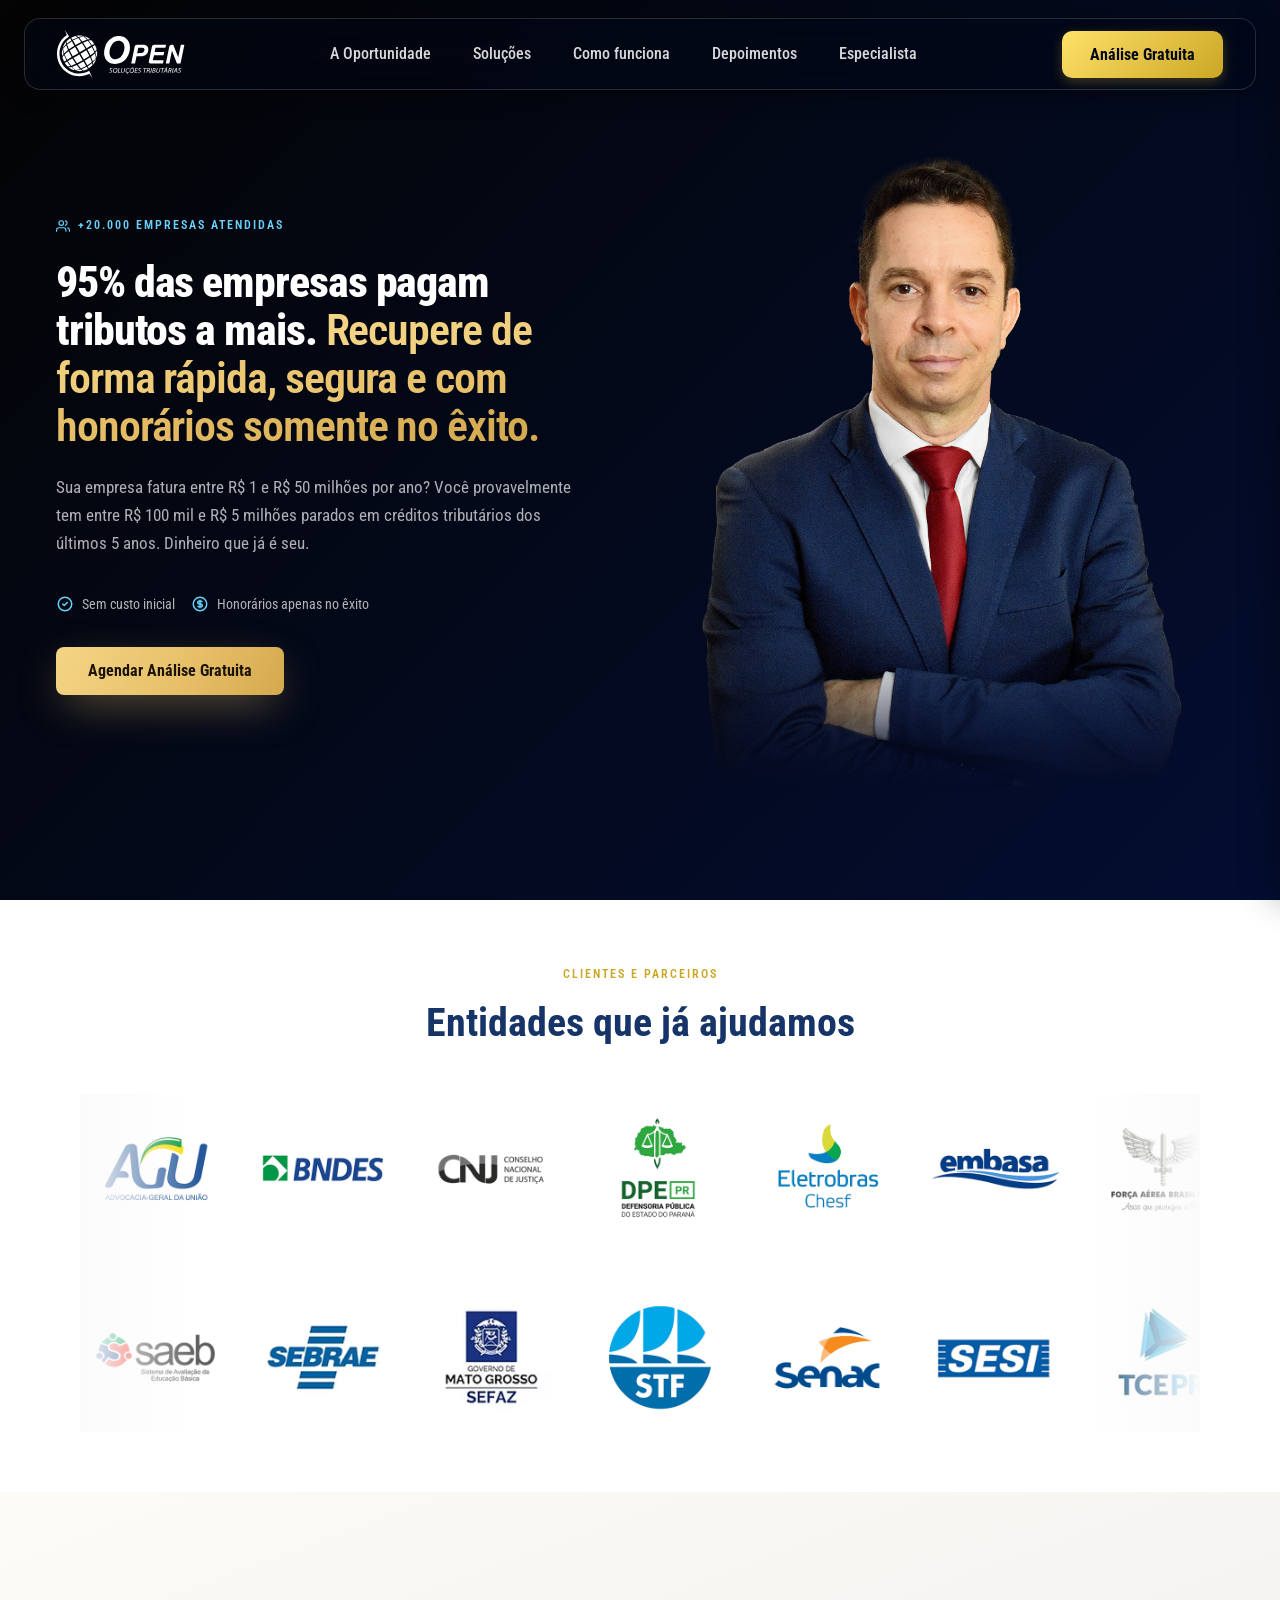
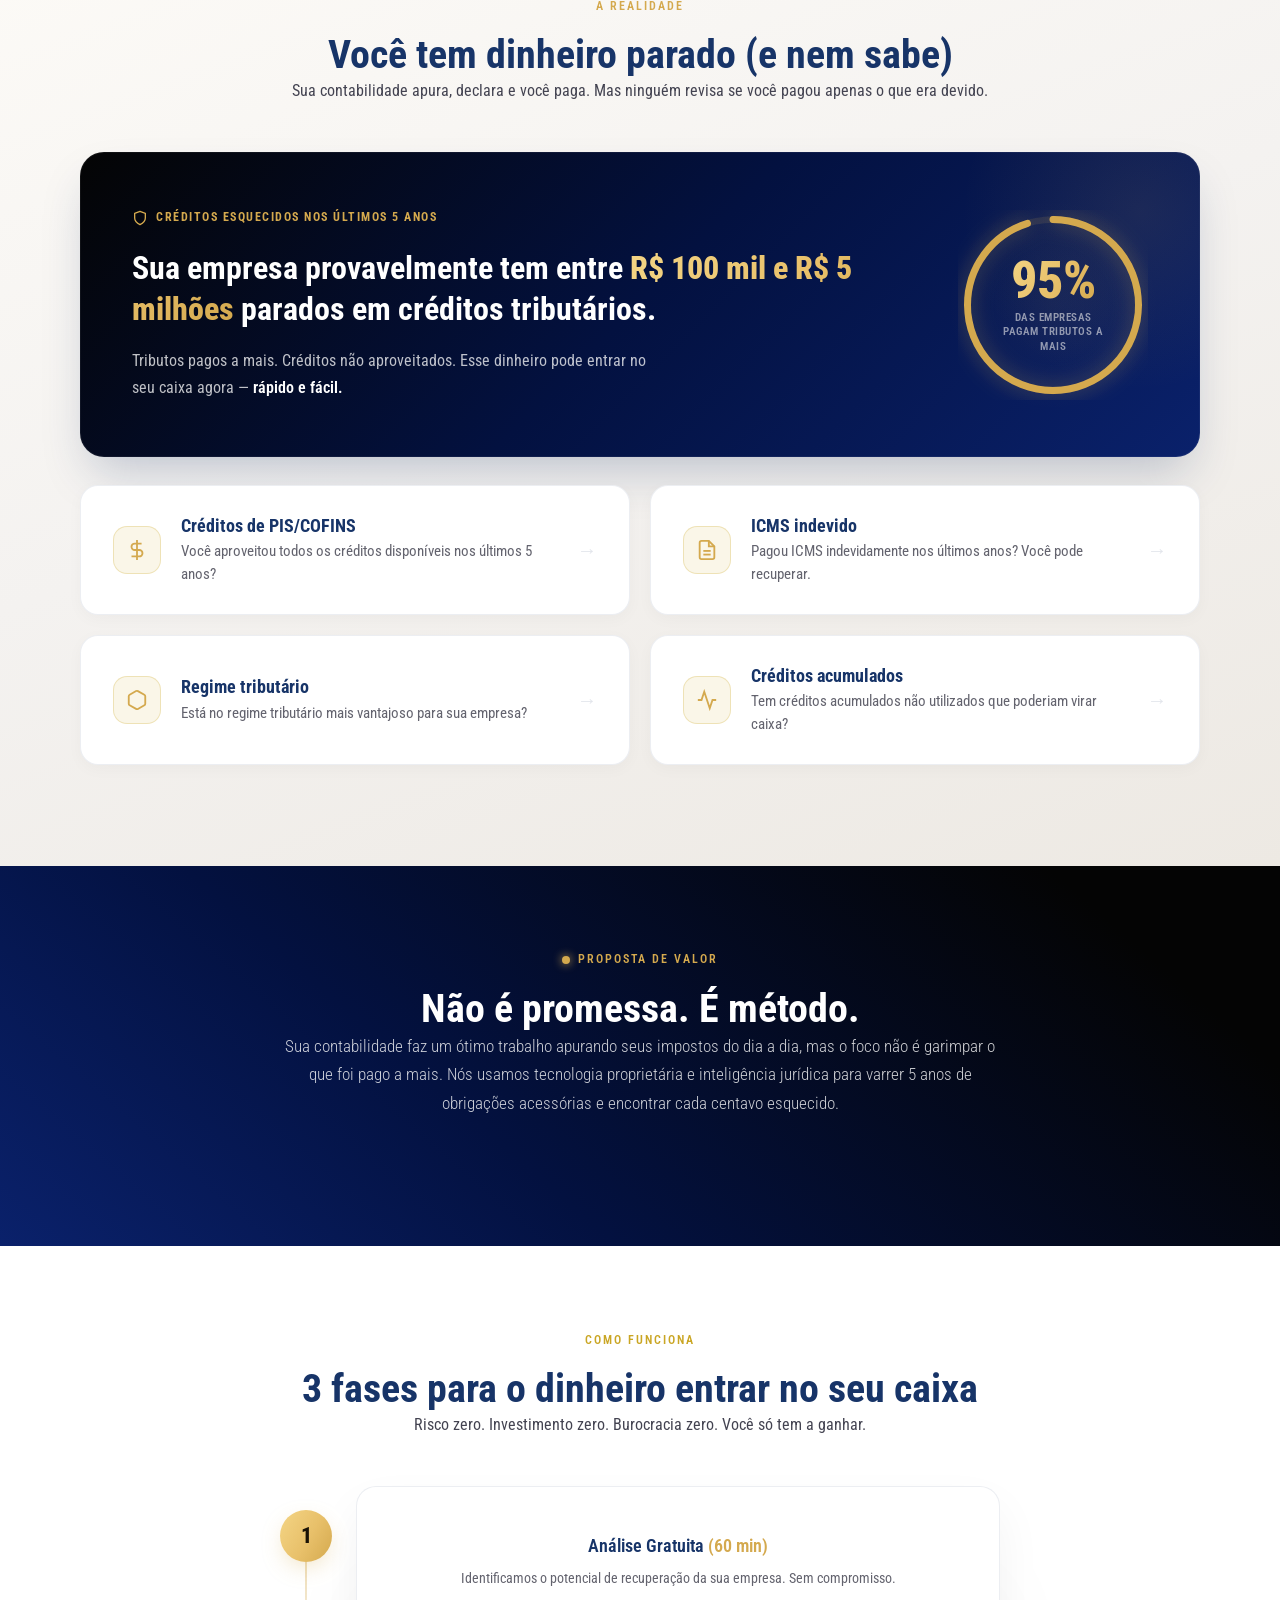
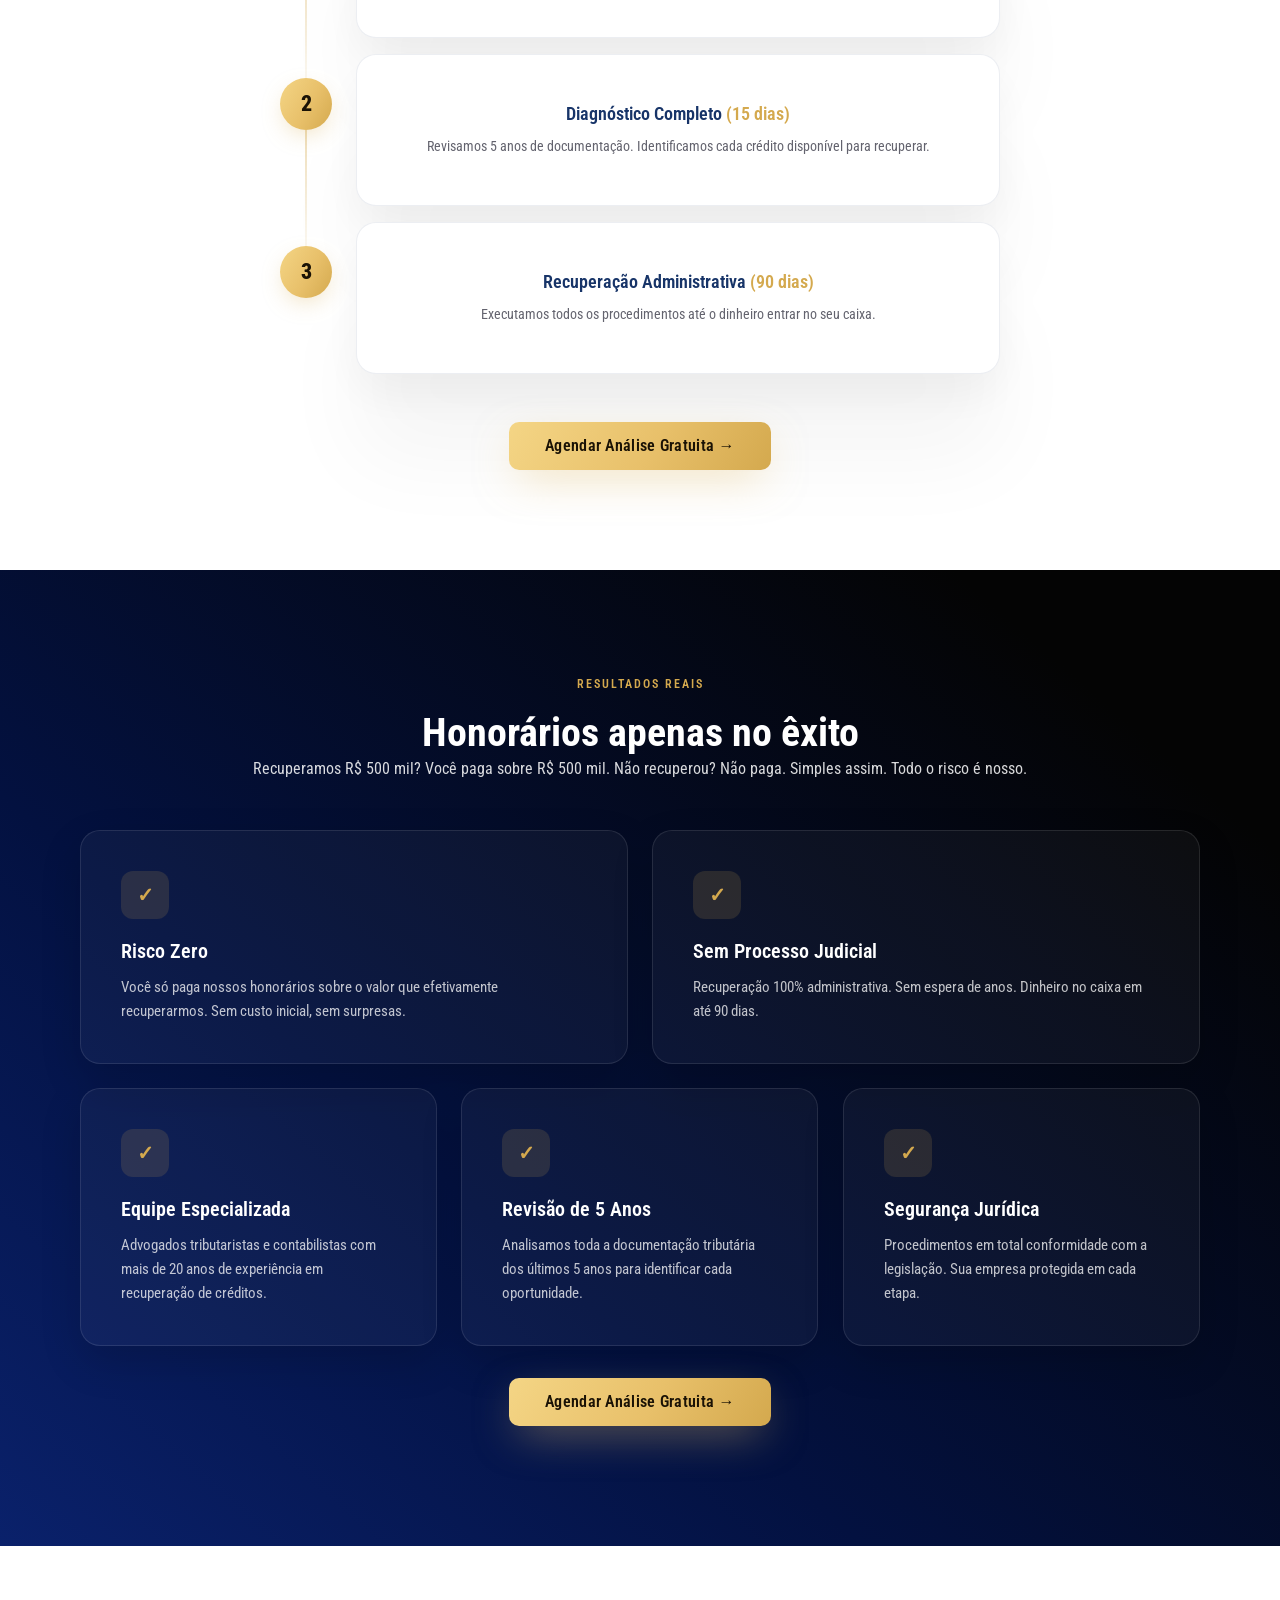
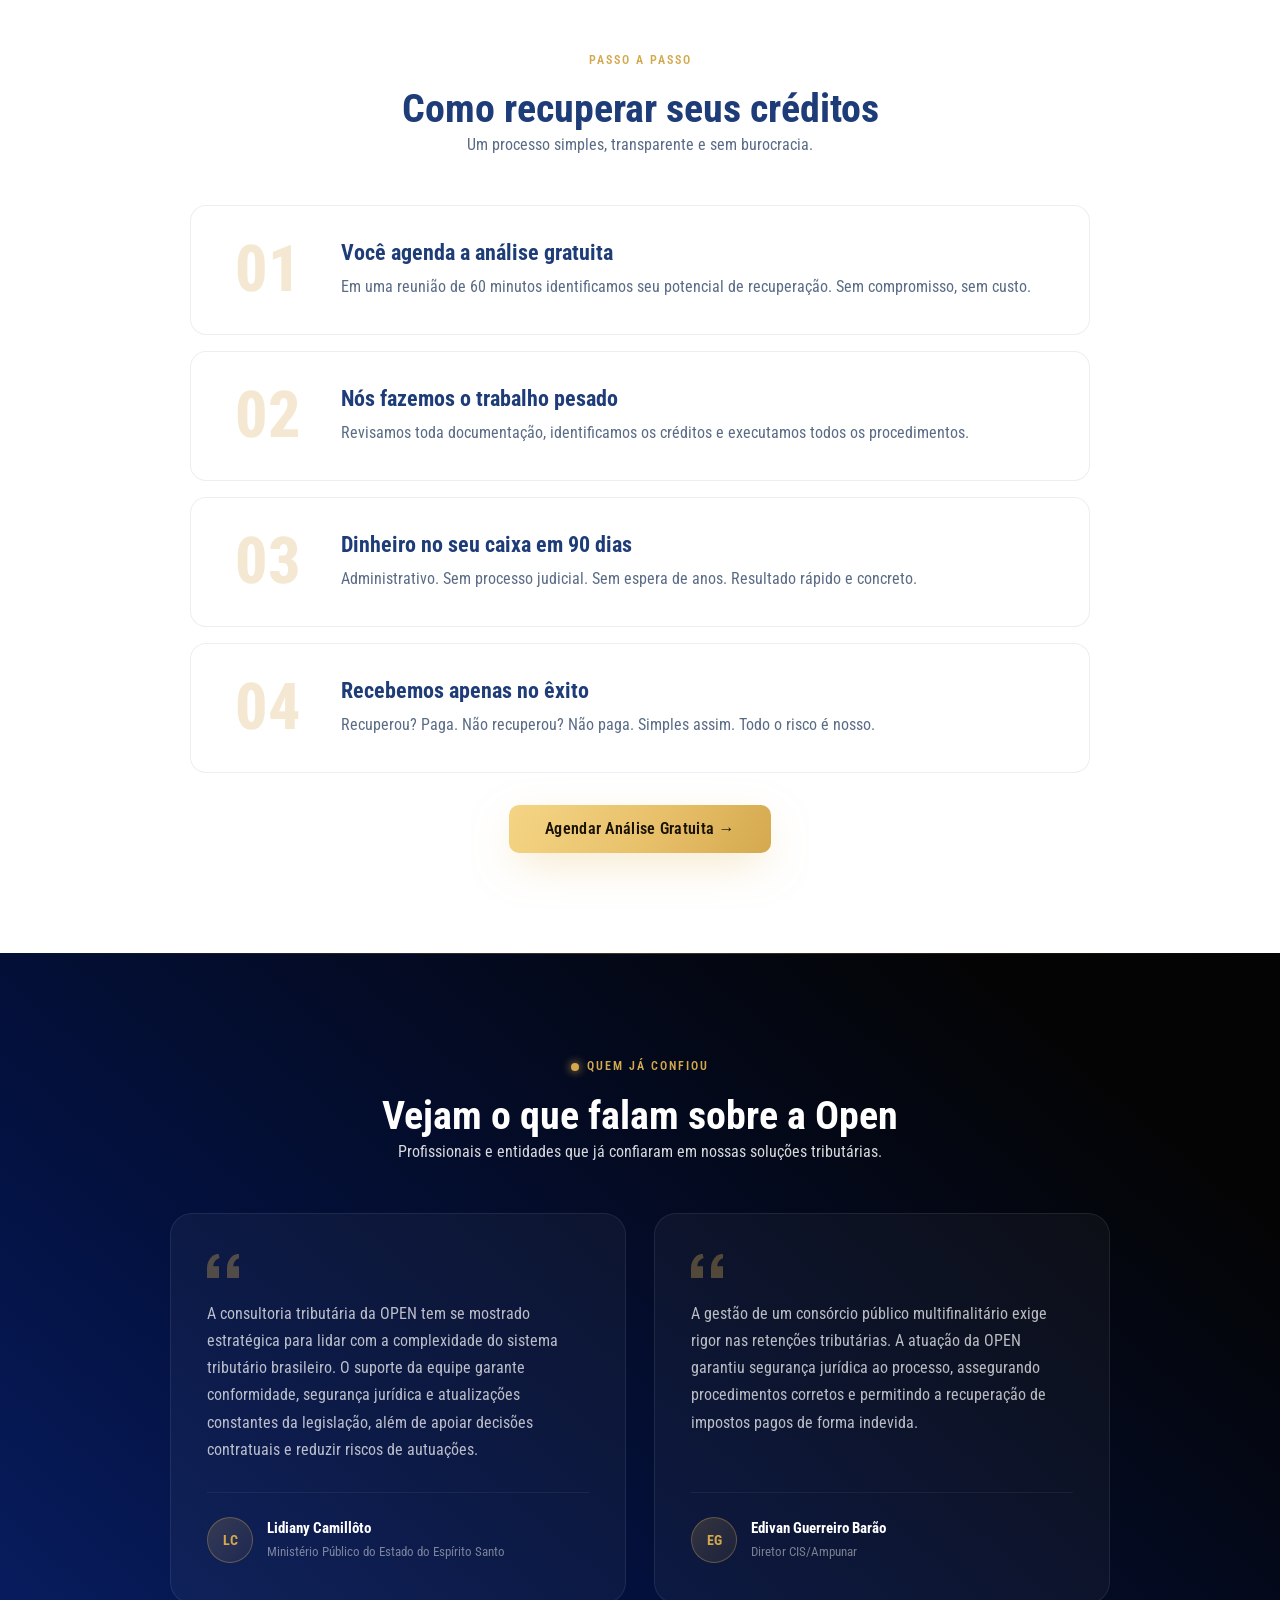
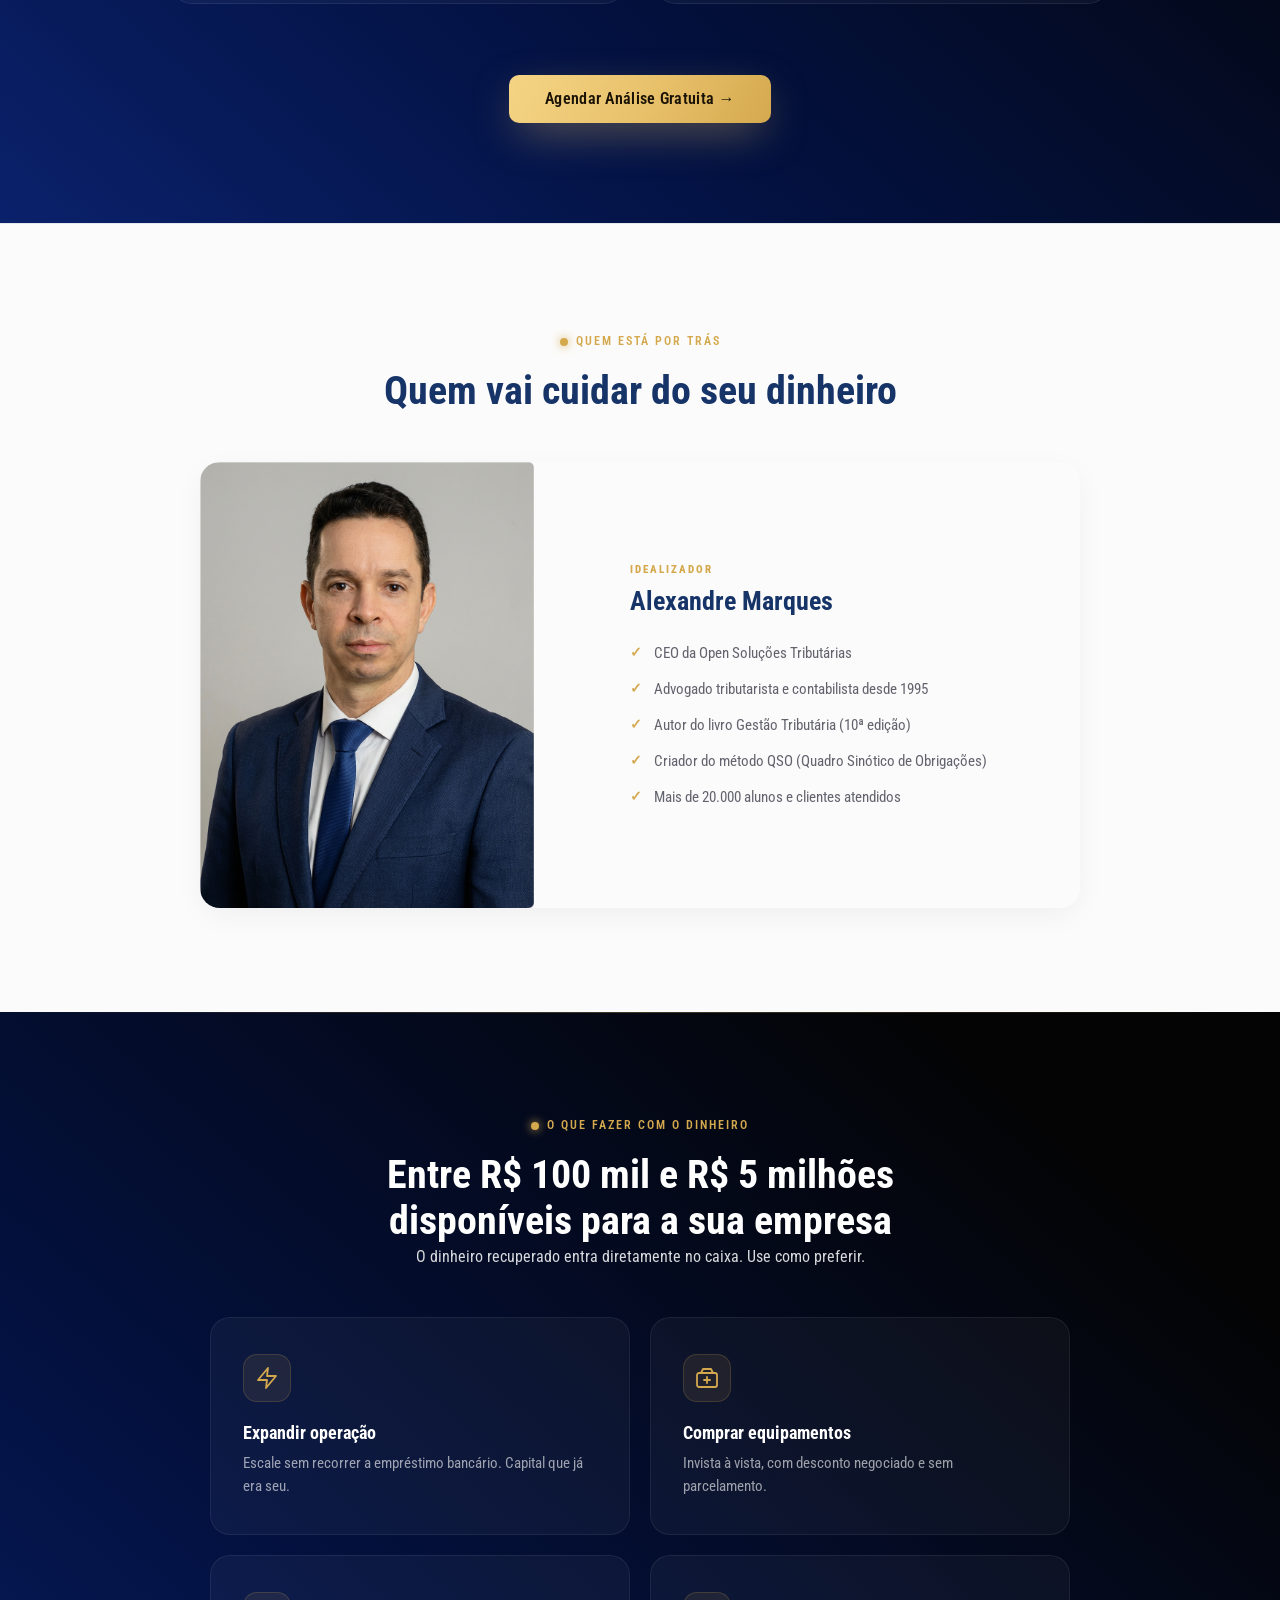
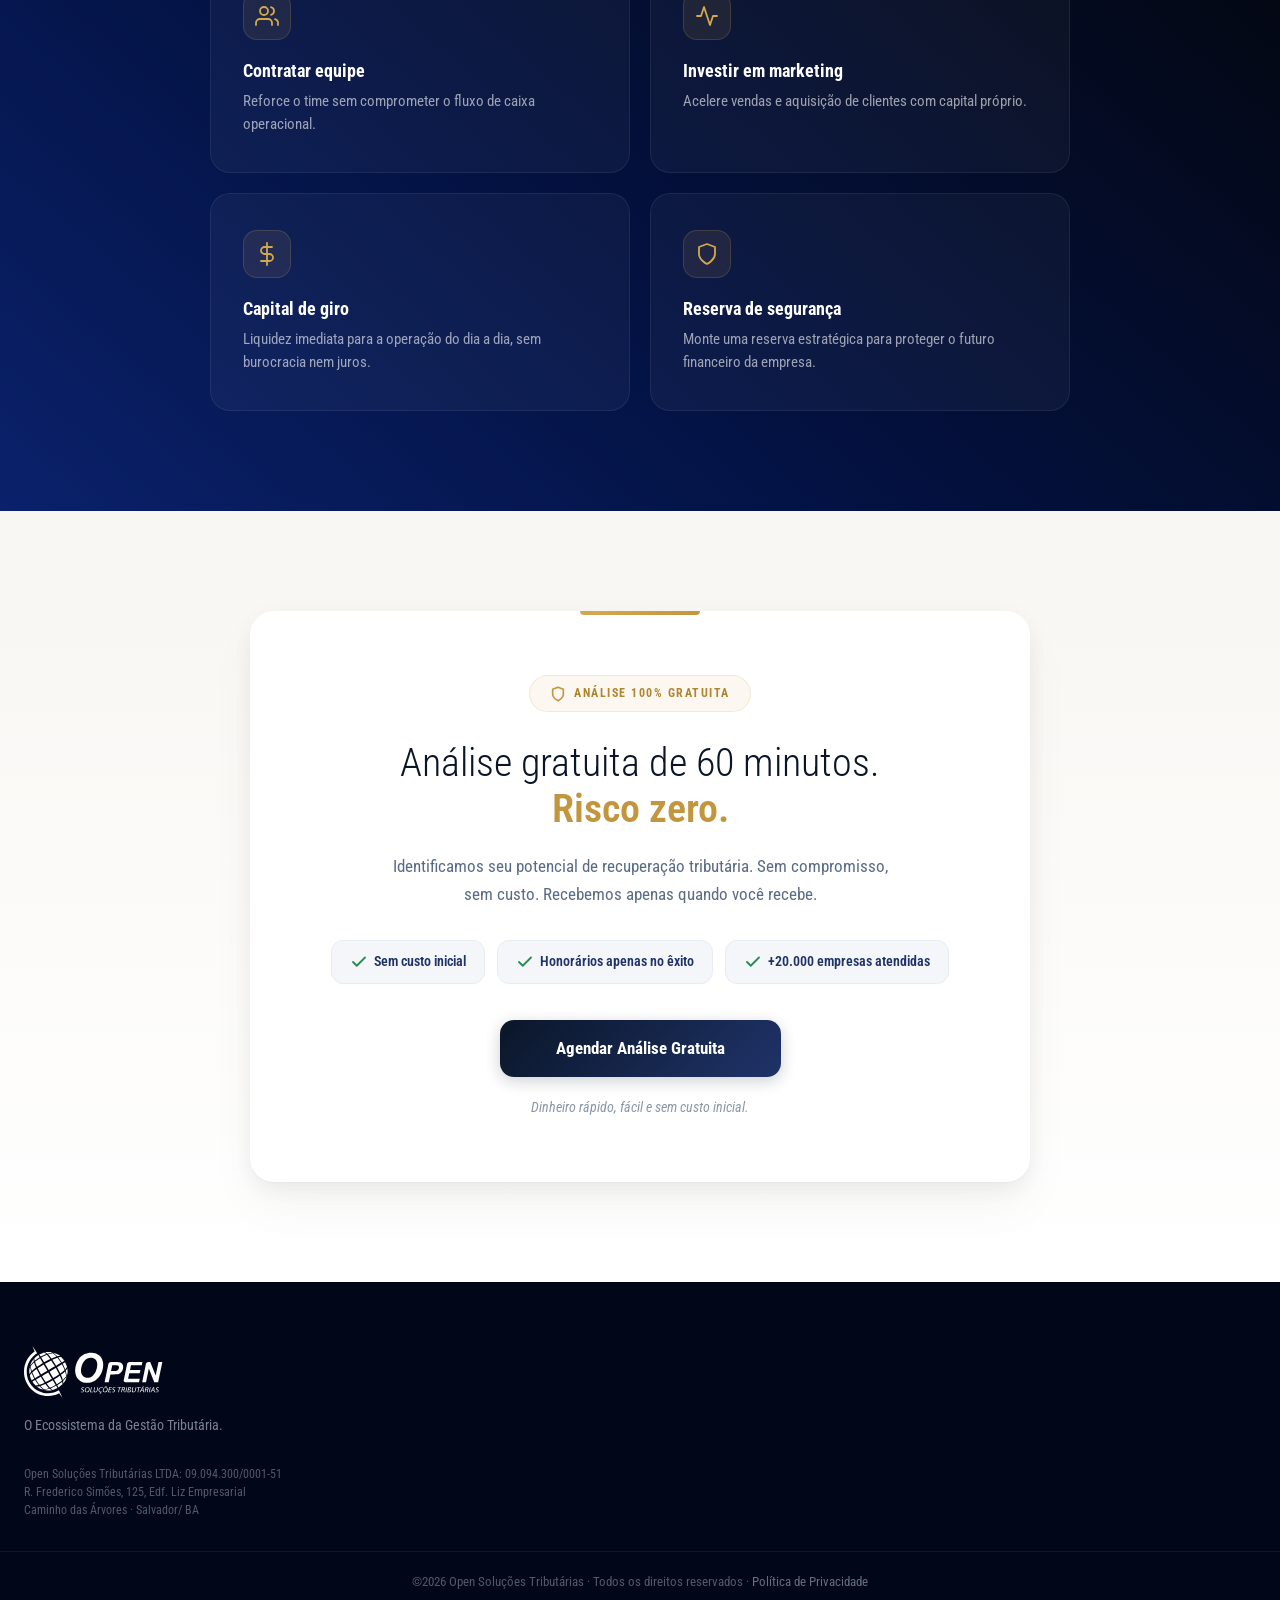
<file: consultoria/index.html>
<!DOCTYPE html>
<html lang="pt-BR">
<head>
  <meta charset="UTF-8">
  <base href="/consultoria/">
  <meta name="viewport" content="width=device-width, initial-scale=1.0">
  <title>Consultoria Gratuita — Recuperação de Créditos Tributários | Open Soluções</title>
  
  <link rel="preconnect" href="https://fonts.googleapis.com">
  <link rel="preconnect" href="https://fonts.gstatic.com" crossorigin>
  <link href="https://fonts.googleapis.com/css2?family=Roboto+Condensed:wght@300;400;600;700;800&display=swap" rel="stylesheet">
  
  <link rel="stylesheet" href="assets/style.css?v=2026-11-25-7">
  
  <!-- SEO -->
  <meta name="description" content="95% das empresas pagam tributos a mais. Recupere créditos dos últimos 5 anos de forma rápida, segura e com honorários somente no êxito.">
  
  <!-- Favicon (light/dark mode) -->
  <link rel="icon" type="image/svg+xml" href="assets/favicon-blue.svg" media="(prefers-color-scheme: light)">
  <link rel="icon" type="image/svg+xml" href="assets/favicon-white.svg" media="(prefers-color-scheme: dark)">
  <link rel="icon" type="image/svg+xml" href="assets/favicon-blue.svg">

  <!-- Open Graph -->
  <meta property="og:type" content="website">
  <meta property="og:title" content="Consultoria Gratuita — Recuperação de Créditos Tributários">
  <meta property="og:description" content="Sua empresa provavelmente tem entre R$ 100 mil e R$ 5 milhões parados em créditos tributários. Análise gratuita de 60 minutos.">
  <meta property="og:url" content="https://opensolucoestributarias.com.br/consultoria/">
  <meta property="og:image" content="https://opensolucoestributarias.com.br/consultoria/assets/alexandre-hero.png">
  <meta property="og:locale" content="pt_BR">

  <!-- Twitter Card -->
  <meta name="twitter:card" content="summary_large_image">
  <meta name="twitter:title" content="Consultoria Gratuita — Recuperação de Créditos Tributários">
  <meta name="twitter:description" content="95% das empresas pagam tributos a mais. Recupere créditos dos últimos 5 anos com honorários somente no êxito.">

  <!-- Google Tag Manager -->
  <script>(function(w,d,s,l,i){w[l]=w[l]||[];w[l].push({'gtm.start':
  new Date().getTime(),event:'gtm.js'});var f=d.getElementsByTagName(s)[0],
  j=d.createElement(s),dl=l!='dataLayer'?'&l='+l:'';j.async=true;j.src=
  'https://www.googletagmanager.com/gtm.js?id='+i+dl;f.parentNode.insertBefore(j,f);
  })(window,document,'script','dataLayer','GTM-566F4WT');</script>
  <!-- End Google Tag Manager -->

  <!-- Meta Pixel -->
  <script>
  !function(f,b,e,v,n,t,s)
  {if(f.fbq)return;n=f.fbq=function(){n.callMethod?
  n.callMethod.apply(n,arguments):n.queue.push(arguments)};
  if(!f._fbq)f._fbq=n;n.push=n;n.loaded=!0;n.version='2.0';
  n.queue=[];t=b.createElement(e);t.async=!0;
  t.src=v;s=b.getElementsByTagName(e)[0];
  s.parentNode.insertBefore(t,s)}(window, document,'script',
  'https://connect.facebook.net/en_US/fbevents.js');
  fbq('init', '549971842334998');
  fbq('track', 'PageView');
  fbq('track', 'ViewContent', {
    content_name: 'Consultoria Recuperacao de Creditos',
    content_category: 'Consultoria'
  });
  </script>
  <noscript><img height="1" width="1" style="display:none" src="https://www.facebook.com/tr?id=549971842334998&ev=PageView&noscript=1"/></noscript>
  <!-- End Meta Pixel -->
</head>
<body class="theme-light">
  <!-- Google Tag Manager (noscript) -->
  <noscript><iframe src="https://www.googletagmanager.com/ns.html?id=GTM-566F4WT"
  height="0" width="0" style="display:none;visibility:hidden"></iframe></noscript>
  <!-- End Google Tag Manager (noscript) -->

  <!-- === HEADER === -->
  <header class="site-header dark-mode" id="siteHeader">
    <div class="header-inner">
      <div class="nav-brand">
        <a href="#" class="nav-logo">
          <img src="assets/logo.svg" alt="Open Soluções Tributárias" height="48">
        </a>

      </div>
      <nav class="nav-links">
        <a href="#dinheiro-parado">A Oportunidade</a>
        <a href="#resultados">Soluções</a>
        <a href="#como-funciona">Como funciona</a>
        <a href="#depoimentos">Depoimentos</a>
        <a href="#idealizador">Especialista</a>
      </nav>
      <div class="nav-actions">
        <button type="button" data-open-modal class="btn-header">Análise Gratuita</button>
        <button class="hamburger-btn" id="hamburgerBtn" onclick="toggleMobileNav()" aria-label="Menu">
          <span></span><span></span><span></span>
        </button>
      </div>
    </div>
  </header>

  <!-- Mobile Nav Drawer -->
  <div class="mobile-nav-overlay" id="mobileNavOverlay" onclick="closeMobileNav()"></div>
  <nav class="mobile-nav-drawer" id="mobileNavDrawer">
    <a href="#dinheiro-parado" onclick="closeMobileNav()">A Oportunidade</a>
    <a href="#resultados" onclick="closeMobileNav()">Soluções</a>
    <a href="#como-funciona" onclick="closeMobileNav()">Como funciona</a>
    <a href="#depoimentos" onclick="closeMobileNav()">Depoimentos</a>
    <a href="#idealizador" onclick="closeMobileNav()">Especialista</a>
    <button type="button" data-open-modal class="btn-primary mobile-nav-cta">Agendar Análise Gratuita</button>
  </nav>

  <main>
    <!-- === HERO SECTION === -->
    <section class="section hero-section theme-dark">
      <div class="wrap hero-grid">
        <div class="hero-content" data-reveal>
          <div class="eyebrow" style="display: flex; align-items: center; gap: 8px; margin-bottom: 24px; color: var(--color-light-cyan);">
            <svg width="14" height="14" viewBox="0 0 24 24" fill="none" stroke="currentColor" stroke-width="2" stroke-linecap="round"><path d="M17 21v-2a4 4 0 00-4-4H5a4 4 0 00-4 4v2"/><circle cx="9" cy="7" r="4"/><path d="M23 21v-2a4 4 0 00-3-3.87M16 3.13a4 4 0 010 7.75"/></svg>
            <span>+20.000 empresas atendidas</span>
          </div>
          <h1 class="hero-title">
            95% das empresas pagam tributos a mais. <strong class="text-gradient-amarelo">Recupere de forma rápida, segura e com honorários somente no êxito.</strong>
          </h1>
          <p class="text-body hero-subtitle">
            Sua empresa fatura entre R$ 1 e R$ 50 milhões por ano? Você provavelmente tem entre R$ 100 mil e R$ 5 milhões parados em créditos tributários dos últimos 5 anos. Dinheiro que já é seu.
          </p>
          <div class="hero-badges">
            <div class="hero-info-item">
              <svg width="18" height="18" viewBox="0 0 24 24" fill="none" stroke="currentColor" stroke-width="2"><path stroke-linecap="round" stroke-linejoin="round" d="M9 12l2 2 4-4m6 2a9 9 0 11-18 0 9 9 0 0118 0z"></path></svg>
              <span>Sem custo inicial</span>
            </div>
            <div class="hero-info-item">
              <svg width="18" height="18" viewBox="0 0 24 24" fill="none" stroke="currentColor" stroke-width="2"><path stroke-linecap="round" stroke-linejoin="round" d="M12 8c-1.657 0-3 .895-3 2s1.343 2 3 2 3 .895 3 2-1.343 2-3 2m0-8c1.11 0 2.08.402 2.599 1M12 8V7m0 1v8m0 0v1m0-1c-1.11 0-2.08-.402-2.599-1M21 12a9 9 0 11-18 0 9 9 0 0118 0z"></path></svg>
              <span>Honorários apenas no êxito</span>
            </div>
          </div>
          <div class="hero-cta">
            <button type="button" data-open-modal class="btn btn-primary hero-cta-btn">Agendar Análise Gratuita</button>
          </div>
        </div>
        <div class="hero-image-col" data-reveal>
          <img src="assets/alexandre-hero.png" alt="Alexandre Marques — Open Soluções Tributárias" class="hero-img">
        </div>
      </div>
    </section>

    <!-- === LOGOS === -->
    <section class="section logo-carousel-section section-logos">
      <div class="wrap">
        <div class="head center" data-reveal>
          <span class="eyebrow">CLIENTES E PARCEIROS</span>
          <h2 class="title">Entidades que já ajudamos</h2>
        </div>
        <div class="logo-carousel-wrap" data-reveal>
          <div class="logo-carousel-fade-left"></div>
          <div class="logo-carousel-fade-right"></div>
          <div class="logo-carousel-track">
            <div class="logo-carousel-inner">
              <img src="assets/empresas/AGU.jpg" alt="AGU" loading="lazy"> <img src="assets/empresas/BNDS.jpg" alt="BNDS" loading="lazy"> <img src="assets/empresas/CNJ.jpg" alt="CNJ" loading="lazy"> <img src="assets/empresas/dpe-pr.jpg" alt="DPE PR" loading="lazy"> <img src="assets/empresas/Eletrobras.jpg" alt="Eletrobras" loading="lazy"> <img src="assets/empresas/Embasa.jpg" alt="Embasa" loading="lazy"> <img src="assets/empresas/forca-aerea-brasileira.jpg" alt="Força Aérea Brasileira" loading="lazy"> <img src="assets/empresas/governo-estado-ba.jpg" alt="Governo do estado BA" loading="lazy"> <img src="assets/empresas/IFBA.jpg" alt="IFBA" loading="lazy"> <img src="assets/empresas/IFES.jpg" alt="IFES" loading="lazy"> <img src="assets/empresas/IFGO.jpg" alt="IFGO" loading="lazy"> <img src="assets/empresas/IFSP.jpg" alt="IFSP" loading="lazy"> <img src="assets/empresas/MPSE.jpg" alt="MPSE" loading="lazy"> <img src="assets/empresas/ministerio-publico-ba.jpg" alt="Ministerio Publico BA" loading="lazy"> <img src="assets/empresas/pge-rj.jpg" alt="PGE - RJ" loading="lazy">
              <!-- DUPLICATE -->
              <img src="assets/empresas/AGU.jpg" alt="AGU" loading="lazy"> <img src="assets/empresas/BNDS.jpg" alt="BNDS" loading="lazy"> <img src="assets/empresas/CNJ.jpg" alt="CNJ" loading="lazy"> <img src="assets/empresas/dpe-pr.jpg" alt="DPE PR" loading="lazy"> <img src="assets/empresas/Eletrobras.jpg" alt="Eletrobras" loading="lazy"> <img src="assets/empresas/Embasa.jpg" alt="Embasa" loading="lazy"> <img src="assets/empresas/forca-aerea-brasileira.jpg" alt="Força Aérea Brasileira" loading="lazy"> <img src="assets/empresas/governo-estado-ba.jpg" alt="Governo do estado BA" loading="lazy"> <img src="assets/empresas/IFBA.jpg" alt="IFBA" loading="lazy"> <img src="assets/empresas/IFES.jpg" alt="IFES" loading="lazy"> <img src="assets/empresas/IFGO.jpg" alt="IFGO" loading="lazy"> <img src="assets/empresas/IFSP.jpg" alt="IFSP" loading="lazy"> <img src="assets/empresas/MPSE.jpg" alt="MPSE" loading="lazy"> <img src="assets/empresas/ministerio-publico-ba.jpg" alt="Ministerio Publico BA" loading="lazy"> <img src="assets/empresas/pge-rj.jpg" alt="PGE - RJ" loading="lazy">
            </div>
          </div>
          <div class="logo-carousel-track">
            <div class="logo-carousel-inner reverse">
              <img src="assets/empresas/SAEB.jpg" alt="SAEB" loading="lazy"> <img src="assets/empresas/SEBRAE.jpg" alt="SEBRAE" loading="lazy"> <img src="assets/empresas/sefaz-mt.jpg" alt="SEFAZ MT" loading="lazy"> <img src="assets/empresas/STF.jpg" alt="STF" loading="lazy"> <img src="assets/empresas/Senac.jpg" alt="Senac" loading="lazy"> <img src="assets/empresas/Sesi.jpg" alt="Sesi" loading="lazy"> <img src="assets/empresas/TCEPR.jpg" alt="TCEPR" loading="lazy"> <img src="assets/empresas/TCU.jpg" alt="TCU" loading="lazy"> <img src="assets/empresas/TJPR.jpg" alt="TJPR" loading="lazy"> <img src="assets/empresas/TRE-ES.jpg" alt="TRE-ES" loading="lazy"> <img src="assets/empresas/TRF2.jpg" alt="TRF2" loading="lazy"> <img src="assets/empresas/trt-ceara.jpg" alt="TRT ceara" loading="lazy"> <img src="assets/empresas/TSE.jpg" alt="TSE" loading="lazy"> <img src="assets/empresas/UESC.jpg" alt="UESC" loading="lazy"> <img src="assets/empresas/inema.jpg" alt="inema" loading="lazy">
              <!-- DUPLICATE -->
              <img src="assets/empresas/SAEB.jpg" alt="SAEB" loading="lazy"> <img src="assets/empresas/SEBRAE.jpg" alt="SEBRAE" loading="lazy"> <img src="assets/empresas/sefaz-mt.jpg" alt="SEFAZ MT" loading="lazy"> <img src="assets/empresas/STF.jpg" alt="STF" loading="lazy"> <img src="assets/empresas/Senac.jpg" alt="Senac" loading="lazy"> <img src="assets/empresas/Sesi.jpg" alt="Sesi" loading="lazy"> <img src="assets/empresas/TCEPR.jpg" alt="TCEPR" loading="lazy"> <img src="assets/empresas/TCU.jpg" alt="TCU" loading="lazy"> <img src="assets/empresas/TJPR.jpg" alt="TJPR" loading="lazy"> <img src="assets/empresas/TRE-ES.jpg" alt="TRE-ES" loading="lazy"> <img src="assets/empresas/TRF2.jpg" alt="TRF2" loading="lazy"> <img src="assets/empresas/trt-ceara.jpg" alt="TRT ceara" loading="lazy"> <img src="assets/empresas/TSE.jpg" alt="TSE" loading="lazy"> <img src="assets/empresas/UESC.jpg" alt="UESC" loading="lazy"> <img src="assets/empresas/inema.jpg" alt="inema" loading="lazy">
            </div>
          </div>
        </div>
      </div>
    </section>

    <!-- === DINHEIRO PARADO (Premium Bento) === -->
    <section class="section section-dinheiro-parado" id="dinheiro-parado">
      <div class="wrap">
        <div class="head center" data-reveal>
          <span class="eyebrow gold">A REALIDADE</span>
          <h2 class="title">Você tem dinheiro parado (e nem sabe)</h2>
          <p class="sub">Sua contabilidade apura, declara e você paga. Mas ninguém revisa se você pagou apenas o que era devido.</p>
        </div>

        <!-- Hero Statement Card -->
        <div class="dp-hero-card" data-reveal>
          <div class="dp-shimmer"></div>
          <div class="dp-hero-content">
            <div class="dp-hero-badge">
              <svg width="16" height="16" viewBox="0 0 24 24" fill="none" stroke="currentColor" stroke-width="2"><path d="M12 22s8-4 8-10V5l-8-3-8 3v7c0 6 8 10 8 10z" stroke-linejoin="round" stroke-linecap="round"/></svg>
              Créditos esquecidos nos últimos 5 anos
            </div>
            <h3 class="dp-hero-title">
              Sua empresa provavelmente tem entre
              <span class="dp-value">R$ 100 mil e R$ 5 milhões</span>
              parados em créditos tributários.
            </h3>
            <p class="dp-hero-desc">Tributos pagos a mais. Créditos não aproveitados. Esse dinheiro pode entrar no seu caixa agora — <strong>rápido e fácil.</strong></p>
          </div>
          <div class="dp-hero-visual">
            <div class="dp-stat-ring">
              <svg class="dp-ring-svg" viewBox="0 0 120 120">
                <circle class="dp-ring-track" cx="60" cy="60" r="54" fill="none" stroke="rgba(212,169,78,0.12)" stroke-width="4"/>
                <circle class="dp-ring-fill" cx="60" cy="60" r="54" fill="none" stroke="#D4A94E" stroke-width="4.5" stroke-linecap="round"/>
              </svg>
              <div class="dp-stat-inner">
                <span class="dp-stat-number" data-count-to="95">0%</span>
                <span class="dp-stat-label">das empresas pagam tributos a mais</span>
              </div>
            </div>
          </div>
        </div>

        <!-- Question Cards Grid -->
        <div class="dp-questions-grid">
          <div class="dp-question-card" data-reveal data-reveal-delay="0">
            <div class="dp-q-icon">
              <svg width="22" height="22" viewBox="0 0 24 24" fill="none" stroke="currentColor" stroke-width="2"><path d="M12 1v22M17 5H9.5a3.5 3.5 0 000 7h5a3.5 3.5 0 010 7H6"/></svg>
            </div>
            <div class="dp-q-content">
              <h4>Créditos de PIS/COFINS</h4>
              <p>Você aproveitou todos os créditos disponíveis nos últimos 5 anos?</p>
            </div>
            <div class="dp-q-arrow">→</div>
          </div>

          <div class="dp-question-card" data-reveal data-reveal-delay="1">
            <div class="dp-q-icon">
              <svg width="22" height="22" viewBox="0 0 24 24" fill="none" stroke="currentColor" stroke-width="2"><path d="M14 2H6a2 2 0 00-2 2v16a2 2 0 002 2h12a2 2 0 002-2V8z"/><polyline points="14 2 14 8 20 8"/><line x1="16" y1="13" x2="8" y2="13"/><line x1="16" y1="17" x2="8" y2="17"/></svg>
            </div>
            <div class="dp-q-content">
              <h4>ICMS indevido</h4>
              <p>Pagou ICMS indevidamente nos últimos anos? Você pode recuperar.</p>
            </div>
            <div class="dp-q-arrow">→</div>
          </div>

          <div class="dp-question-card" data-reveal data-reveal-delay="2">
            <div class="dp-q-icon">
              <svg width="22" height="22" viewBox="0 0 24 24" fill="none" stroke="currentColor" stroke-width="2"><path d="M21 16V8a2 2 0 00-1-1.73l-7-4a2 2 0 00-2 0l-7 4A2 2 0 003 8v8a2 2 0 001 1.73l7 4a2 2 0 002 0l7-4A2 2 0 0021 16z"/></svg>
            </div>
            <div class="dp-q-content">
              <h4>Regime tributário</h4>
              <p>Está no regime tributário mais vantajoso para sua empresa?</p>
            </div>
            <div class="dp-q-arrow">→</div>
          </div>

          <div class="dp-question-card" data-reveal data-reveal-delay="3">
            <div class="dp-q-icon">
              <svg width="22" height="22" viewBox="0 0 24 24" fill="none" stroke="currentColor" stroke-width="2"><path d="M22 12h-4l-3 9L9 3l-3 9H2"/></svg>
            </div>
            <div class="dp-q-content">
              <h4>Créditos acumulados</h4>
              <p>Tem créditos acumulados não utilizados que poderiam virar caixa?</p>
            </div>
            <div class="dp-q-arrow">→</div>
          </div>
        </div>
      </div>
    </section>

    <!-- === PROPOSTA DE VALOR === -->
    <section class="section section-dark">
      <div class="wrap-narrow head" data-reveal>
        <div class="eyebrow gold"><span class="dot"></span>PROPOSTA DE VALOR</div>
        <h2 class="title title-white">Não é promessa. É método.</h2>
        <p class="proposta-text sub-white">Sua contabilidade faz um ótimo trabalho apurando seus impostos do dia a dia, mas o foco não é garimpar o que foi pago a mais. Nós usamos tecnologia proprietária e inteligência jurídica para varrer 5 anos de obrigações acessórias e encontrar cada centavo esquecido.</p>
      </div>
    </section>

    <!-- === 3 FASES (Phase Stepper) === -->
    <section class="section section-como-funciona" id="como-funciona">
      <div class="wrap">
        <div class="head center" data-reveal>
          <span class="eyebrow">COMO FUNCIONA</span>
          <h2 class="title">3 fases para o dinheiro entrar no seu caixa</h2>
          <p class="sub">Risco zero. Investimento zero. Burocracia zero. Você só tem a ganhar.</p>
        </div>
        <div class="phase-stepper" data-reveal>
          <div class="phase-step">
            <div class="phase-number">1</div>
            <div class="phase-line"></div>
            <div class="card bento-card-light">
              <h3>Análise Gratuita <span class="gold">(60 min)</span></h3>
              <p>Identificamos o potencial de recuperação da sua empresa. Sem compromisso.</p>
            </div>
          </div>
          <div class="phase-step">
            <div class="phase-number">2</div>
            <div class="phase-line"></div>
            <div class="card bento-card-light">
              <h3>Diagnóstico Completo <span class="gold">(15 dias)</span></h3>
              <p>Revisamos 5 anos de documentação. Identificamos cada crédito disponível para recuperar.</p>
            </div>
          </div>
          <div class="phase-step">
            <div class="phase-number">3</div>
            <div class="card bento-card-light">
              <h3>Recuperação Administrativa <span class="gold">(90 dias)</span></h3>
              <p>Executamos todos os procedimentos até o dinheiro entrar no seu caixa.</p>
            </div>
          </div>
        </div>
        <div class="section-cta-wrapper" data-reveal>
          <button type="button" data-open-modal class="btn-primary section-cta">Agendar Análise Gratuita →</button>
        </div>
      </div>
    </section>

    <!-- === BENEFÍCIOS (dark) === -->
    <section class="section theme-dark section-beneficios" id="resultados">
      <div class="wrap">
        <div class="head center" data-reveal>
          <span class="eyebrow eyebrow-gold">RESULTADOS REAIS</span>
          <h2 class="title title-white">Honorários apenas no êxito</h2>
          <p class="sub sub-white">Recuperamos R$ 500 mil? Você paga sobre R$ 500 mil. Não recuperou? Não paga. Simples assim. Todo o risco é nosso.</p>
        </div>
        <div class="beneficios-grid" data-reveal>
          <div class="card bento-card-dark bento-span-3" data-reveal-delay="0">
            <div class="bento-icon">✓</div>
            <h3>Risco Zero</h3>
            <p>Você só paga nossos honorários sobre o valor que efetivamente recuperarmos. Sem custo inicial, sem surpresas.</p>
          </div>
          <div class="card bento-card-dark bento-span-3" data-reveal-delay="1">
            <div class="bento-icon">✓</div>
            <h3>Sem Processo Judicial</h3>
            <p>Recuperação 100% administrativa. Sem espera de anos. Dinheiro no caixa em até 90 dias.</p>
          </div>
          <div class="card bento-card-dark bento-span-2" data-reveal-delay="2">
            <div class="bento-icon">✓</div>
            <h3>Equipe Especializada</h3>
            <p>Advogados tributaristas e contabilistas com mais de 20 anos de experiência em recuperação de créditos.</p>
          </div>
          <div class="card bento-card-dark bento-span-2" data-reveal-delay="3">
            <div class="bento-icon">✓</div>
            <h3>Revisão de 5 Anos</h3>
            <p>Analisamos toda a documentação tributária dos últimos 5 anos para identificar cada oportunidade.</p>
          </div>
          <div class="card bento-card-dark bento-span-2" data-reveal-delay="4">
            <div class="bento-icon">✓</div>
            <h3>Segurança Jurídica</h3>
            <p>Procedimentos em total conformidade com a legislação. Sua empresa protegida em cada etapa.</p>
          </div>
        </div>
        <div class="section-cta-wrapper section-cta-dark" data-reveal>
          <button type="button" data-open-modal class="btn-primary section-cta">Agendar Análise Gratuita →</button>
        </div>
      </div>
    </section>

    <!-- === PASSO A PASSO === -->
    <section class="section section-temas">
      <div class="wrap">
        <div class="head center" data-reveal>
          <span class="eyebrow eyebrow-temas">PASSO A PASSO</span>
          <h2 class="title title-temas">Como recuperar seus créditos</h2>
          <p class="sub sub-temas">Um processo simples, transparente e sem burocracia.</p>
        </div>
        <div class="list-temas-horizontal" data-reveal>
          <div class="tema-horizontal-card">
            <div class="tema-h-number">01</div>
            <div class="tema-h-content">
              <h3>Você agenda a análise gratuita</h3>
              <p>Em uma reunião de 60 minutos identificamos seu potencial de recuperação. Sem compromisso, sem custo.</p>
            </div>
          </div>
          <div class="tema-horizontal-card">
            <div class="tema-h-number">02</div>
            <div class="tema-h-content">
              <h3>Nós fazemos o trabalho pesado</h3>
              <p>Revisamos toda documentação, identificamos os créditos e executamos todos os procedimentos.</p>
            </div>
          </div>
          <div class="tema-horizontal-card">
            <div class="tema-h-number">03</div>
            <div class="tema-h-content">
              <h3>Dinheiro no seu caixa em 90 dias</h3>
              <p>Administrativo. Sem processo judicial. Sem espera de anos. Resultado rápido e concreto.</p>
            </div>
          </div>
          <div class="tema-horizontal-card">
            <div class="tema-h-number">04</div>
            <div class="tema-h-content">
              <h3>Recebemos apenas no êxito</h3>
              <p>Recuperou? Paga. Não recuperou? Não paga. Simples assim. Todo o risco é nosso.</p>
            </div>
          </div>
        </div>
      </div>
      <div class="section-cta-wrapper" data-reveal>
        <button type="button" data-open-modal class="btn-primary section-cta">Agendar Análise Gratuita →</button>
      </div>
    </section>

    <!-- === DEPOIMENTOS === -->
    <section class="section section-depoimentos-v2" id="depoimentos">
      <div class="wrap">
        <div class="head center" data-reveal>
          <span class="eyebrow gold"><span class="dot"></span>QUEM JÁ CONFIOU</span>
          <h2 class="title title-white">Vejam o que falam sobre a Open</h2>
          <p class="sub sub-white">Profissionais e entidades que já confiaram em nossas soluções tributárias.</p>
        </div>
        <div class="depo-v2-grid" data-reveal>
          <div class="depo-v2-card" data-reveal-delay="0">
            <div class="depo-v2-quote">
              <svg width="32" height="24" viewBox="0 0 32 24" fill="none"><path d="M0 24V14.4C0 11.7 0.5 9.3 1.5 7.2C2.5 5.1 3.9 3.3 5.7 1.8C7.5 0.6 9.5 0 11.7 0L12.6 4.2C10.8 4.5 9.3 5.4 8.1 6.9C6.9 8.4 6.3 10.2 6.3 12.3H12V24H0ZM20 24V14.4C20 11.7 20.5 9.3 21.5 7.2C22.5 5.1 23.9 3.3 25.7 1.8C27.5 0.6 29.5 0 31.7 0L32.6 4.2C30.8 4.5 29.3 5.4 28.1 6.9C26.9 8.4 26.3 10.2 26.3 12.3H32V24H20Z" fill="currentColor"/></svg>
            </div>
            <p class="depo-v2-text">A consultoria tributária da OPEN tem se mostrado estratégica para lidar com a complexidade do sistema tributário brasileiro. O suporte da equipe garante conformidade, segurança jurídica e atualizações constantes da legislação, além de apoiar decisões contratuais e reduzir riscos de autuações.</p>
            <div class="depo-v2-author">
              <div class="depo-v2-avatar">LC</div>
              <div>
                <div class="depo-v2-name">Lidiany Camillôto</div>
                <div class="depo-v2-org">Ministério Público do Estado do Espírito Santo</div>
              </div>
            </div>
          </div>
          <div class="depo-v2-card" data-reveal-delay="1">
            <div class="depo-v2-quote">
              <svg width="32" height="24" viewBox="0 0 32 24" fill="none"><path d="M0 24V14.4C0 11.7 0.5 9.3 1.5 7.2C2.5 5.1 3.9 3.3 5.7 1.8C7.5 0.6 9.5 0 11.7 0L12.6 4.2C10.8 4.5 9.3 5.4 8.1 6.9C6.9 8.4 6.3 10.2 6.3 12.3H12V24H0ZM20 24V14.4C20 11.7 20.5 9.3 21.5 7.2C22.5 5.1 23.9 3.3 25.7 1.8C27.5 0.6 29.5 0 31.7 0L32.6 4.2C30.8 4.5 29.3 5.4 28.1 6.9C26.9 8.4 26.3 10.2 26.3 12.3H32V24H20Z" fill="currentColor"/></svg>
            </div>
            <p class="depo-v2-text">A gestão de um consórcio público multifinalitário exige rigor nas retenções tributárias. A atuação da OPEN garantiu segurança jurídica ao processo, assegurando procedimentos corretos e permitindo a recuperação de impostos pagos de forma indevida.</p>
            <div class="depo-v2-author">
              <div class="depo-v2-avatar">EG</div>
              <div>
                <div class="depo-v2-name">Edivan Guerreiro Barão</div>
                <div class="depo-v2-org">Diretor CIS/Ampunar</div>
              </div>
            </div>
          </div>
        </div>
        <div class="section-cta-wrapper" data-reveal style="margin-top: 40px;">
          <button type="button" data-open-modal class="btn-primary section-cta" style="background: var(--bg-gradient-amarelo); color: #1A1205; border: none;">Agendar Análise Gratuita →</button>
        </div>
      </div>
    </section>

    <!-- === IDEALIZADOR === -->
    <section id="idealizador" class="section section-bordered">
      <div class="wrap">
        <div class="head" data-reveal>
          <div class="eyebrow gold"><span class="dot"></span>Quem está por trás</div>
          <h2 class="title">Quem vai cuidar do seu dinheiro</h2>
        </div>

        <div class="idealizador-wrap" data-reveal>
          <div class="prof-card">
            <div class="prof-photo">
              <img src="assets/alexandre-perfil.png" alt="Alexandre Marques" loading="lazy">
            </div>
            <div class="prof-info">
              <div class="prof-label">Idealizador</div>
              <h3>Alexandre Marques</h3>
              <ul>
                <li>CEO da Open Soluções Tributárias</li>
                <li>Advogado tributarista e contabilista desde 1995</li>
                <li>Autor do livro Gestão Tributária (10ª edição)</li>
                <li>Criador do método QSO (Quadro Sinótico de Obrigações)</li>
                <li>Mais de 20.000 alunos e clientes atendidos</li>
              </ul>
            </div>
          </div>
        </div>
      </div>
    </section>

    <!-- === O QUE FAZER COM O DINHEIRO === -->
    <section class="section section-destino" id="destino">
      <div class="wrap">
        <div class="head center" data-reveal>
          <span class="eyebrow gold"><span class="dot"></span>O QUE FAZER COM O DINHEIRO</span>
          <h2 class="title title-white">Entre R$ 100 mil e R$ 5 milhões<br class="desktop-br"> disponíveis para a sua empresa</h2>
          <p class="sub sub-white">O dinheiro recuperado entra diretamente no caixa. Use como preferir.</p>
        </div>
        <div class="destino-grid" data-reveal>

          <div class="destino-card" data-reveal-delay="0">
            <div class="destino-icon">
              <svg width="24" height="24" viewBox="0 0 24 24" fill="none" stroke="currentColor" stroke-width="1.8" stroke-linecap="round" stroke-linejoin="round"><path d="M13 2L3 14h9l-1 8 10-12h-9l1-8z"/></svg>
            </div>
            <h3>Expandir operação</h3>
            <p>Escale sem recorrer a empréstimo bancário. Capital que já era seu.</p>
          </div>

          <div class="destino-card" data-reveal-delay="1">
            <div class="destino-icon">
              <svg width="24" height="24" viewBox="0 0 24 24" fill="none" stroke="currentColor" stroke-width="1.8" stroke-linecap="round" stroke-linejoin="round"><rect x="2" y="7" width="20" height="14" rx="2"/><path d="M16 3h-8l-2 4h12l-2-4z"/><path d="M12 11v6"/><path d="M9 14h6"/></svg>
            </div>
            <h3>Comprar equipamentos</h3>
            <p>Invista à vista, com desconto negociado e sem parcelamento.</p>
          </div>

          <div class="destino-card" data-reveal-delay="2">
            <div class="destino-icon">
              <svg width="24" height="24" viewBox="0 0 24 24" fill="none" stroke="currentColor" stroke-width="1.8" stroke-linecap="round" stroke-linejoin="round"><path d="M17 21v-2a4 4 0 00-4-4H5a4 4 0 00-4 4v2"/><circle cx="9" cy="7" r="4"/><path d="M23 21v-2a4 4 0 00-3-3.87"/><path d="M16 3.13a4 4 0 010 7.75"/></svg>
            </div>
            <h3>Contratar equipe</h3>
            <p>Reforce o time sem comprometer o fluxo de caixa operacional.</p>
          </div>

          <div class="destino-card" data-reveal-delay="3">
            <div class="destino-icon">
              <svg width="24" height="24" viewBox="0 0 24 24" fill="none" stroke="currentColor" stroke-width="1.8" stroke-linecap="round" stroke-linejoin="round"><polyline points="22 12 18 12 15 21 9 3 6 12 2 12"/></svg>
            </div>
            <h3>Investir em marketing</h3>
            <p>Acelere vendas e aquisição de clientes com capital próprio.</p>
          </div>

          <div class="destino-card destino-wide" data-reveal-delay="4">
            <div class="destino-icon">
              <svg width="24" height="24" viewBox="0 0 24 24" fill="none" stroke="currentColor" stroke-width="1.8" stroke-linecap="round" stroke-linejoin="round"><line x1="12" y1="1" x2="12" y2="23"/><path d="M17 5H9.5a3.5 3.5 0 000 7h5a3.5 3.5 0 010 7H6"/></svg>
            </div>
            <h3>Capital de giro</h3>
            <p>Liquidez imediata para a operação do dia a dia, sem burocracia nem juros.</p>
          </div>

          <div class="destino-card destino-wide" data-reveal-delay="5">
            <div class="destino-icon">
              <svg width="24" height="24" viewBox="0 0 24 24" fill="none" stroke="currentColor" stroke-width="1.8" stroke-linecap="round" stroke-linejoin="round"><path d="M12 22s8-4 8-10V5l-8-3-8 3v7c0 6 8 10 8 10z"/></svg>
            </div>
            <h3>Reserva de segurança</h3>
            <p>Monte uma reserva estratégica para proteger o futuro financeiro da empresa.</p>
          </div>

        </div>
      </div>
    </section>

    <!-- === CTA FINAL === -->
    <section class="section cta-final-section" id="inscricao">
      <div class="wrap wrap-z">
        <div class="cta-final-box" data-reveal>

          <div class="cta-final-badge">
            <svg width="16" height="16" viewBox="0 0 24 24" fill="none" stroke="currentColor" stroke-width="2.5" stroke-linecap="round" stroke-linejoin="round"><path d="M12 22s8-4 8-10V5l-8-3-8 3v7c0 6 8 10 8 10z"/></svg>
            <span>ANÁLISE 100% GRATUITA</span>
          </div>

          <h2 class="cta-final-title">
            Análise gratuita de 60 minutos.<br class="desktop-br">
            <span class="cta-final-gold">Risco zero.</span>
          </h2>

          <p class="cta-final-desc">Identificamos seu potencial de recuperação tributária. Sem compromisso, sem custo. Recebemos apenas quando você recebe.</p>

          <div class="cta-final-benefits">
            <div class="cta-benefit-pill">
              <svg width="18" height="18" viewBox="0 0 24 24" fill="none" stroke="currentColor" stroke-width="2.5" stroke-linecap="round" stroke-linejoin="round"><polyline points="20 6 9 17 4 12"/></svg>
              Sem custo inicial
            </div>
            <div class="cta-benefit-pill">
              <svg width="18" height="18" viewBox="0 0 24 24" fill="none" stroke="currentColor" stroke-width="2.5" stroke-linecap="round" stroke-linejoin="round"><polyline points="20 6 9 17 4 12"/></svg>
              Honorários apenas no êxito
            </div>
            <div class="cta-benefit-pill">
              <svg width="18" height="18" viewBox="0 0 24 24" fill="none" stroke="currentColor" stroke-width="2.5" stroke-linecap="round" stroke-linejoin="round"><polyline points="20 6 9 17 4 12"/></svg>
              +20.000 empresas atendidas
            </div>
          </div>

          <div class="cta-final-action">
            <button type="button" data-open-modal class="btn btn-primary cta-final-btn">Agendar Análise Gratuita</button>
          </div>

          <p class="cta-final-fine">Dinheiro rápido, fácil e sem custo inicial.</p>

        </div>
      </div>
    </section>

  </main>

  <!-- === FOOTER === -->
  <footer class="site-footer">
    <div class="footer-main">
      <!-- Rodape sem saidas (pedido do marketing): marca, razao social e politica -->
      <div class="footer-brand-col">
        <span class="footer-logo">
          <img src="assets/logo.svg" alt="Open Soluções Tributárias" height="52">
        </span>
        <p class="footer-slogan">O Ecossistema da Gestão Tributária.</p>
        <div class="footer-legal">
          Open Soluções Tributárias LTDA: 09.094.300/0001-51<br>
          R. Frederico Simões, 125, Edf. Liz Empresarial<br>
          Caminho das Árvores · Salvador/ BA
        </div>
      </div>
    </div>

    <div class="footer-bottom">
      ©2026 Open Soluções Tributárias · Todos os direitos reservados · <a href="https://opentreinamentos.com.br/politica-de-privacidade/" target="_blank" rel="noopener">Política de Privacidade</a>
    </div>
  </footer>

  <!-- === MODAL (RD STATION) === -->
  <div class="modal-overlay" id="formModal">
    <div class="modal modal-stepper" role="dialog" aria-modal="true" aria-labelledby="formModalTitle" tabindex="-1">
      <button class="modal-close" aria-label="Fechar">&times;</button>
      
      <!-- Formulário Multi-Step -->
      <div id="modalFormWrapper">
        <h3 id="formModalTitle">Agendar Análise Gratuita</h3>
        <p class="sub">Informe o CNPJ da sua empresa — de qualquer segmento — e preencha os dados abaixo para receber seu diagnóstico.</p>
        
        <!-- Step Indicator -->
        <div class="step-indicator">
          <div class="step-dot active" data-step="1">
            <span class="step-number">1</span>
          </div>
          <div class="step-line"><div class="step-line-fill"></div></div>
          <div class="step-dot" data-step="2">
            <span class="step-number">2</span>
          </div>
        </div>
        <div class="step-labels">
          <span class="step-label active">Seus dados</span>
          <span class="step-label">Sua empresa</span>
        </div>

        <form id="rdForm" novalidate>
          <!-- STEP 1: Dados Pessoais -->
          <div class="form-step active" id="formStep1">
            <div class="field" id="field-name">
              <label for="rd-name">Nome completo *</label>
              <input type="text" id="rd-name" placeholder="Digite seu nome completo" required>
              <span class="err-msg">O nome é obrigatório</span>
            </div>

            <div class="field" id="field-phone">
              <label for="rd-phone">Telefone / WhatsApp com DDD *</label>
              <input type="tel" id="rd-phone" inputmode="tel" autocomplete="tel" placeholder="(34) 99234-5623" required>
              <span class="err-msg">O número está incorreto. Ex.: (34) 99234-5623</span>
            </div>

            <div class="field" id="field-email">
              <label for="rd-email">E-mail *</label>
              <input type="email" id="rd-email" placeholder="seu.nome@empresa.com" required>
              <span class="err-msg">Informe um e-mail válido</span>
            </div>

            <button type="button" class="btn-primary modal-submit" id="btnNextStep">
              Próximo
              <svg width="16" height="16" viewBox="0 0 24 24" fill="none" stroke="currentColor" stroke-width="2.5" stroke-linecap="round" stroke-linejoin="round" style="margin-left:6px"><path d="M5 12h14"/><path d="M13 6l6 6-6 6"/></svg>
            </button>
          </div>

          <!-- STEP 2: Dados da Empresa -->
          <div class="form-step" id="formStep2">
            <div class="field" id="field-cnpj">
              <label for="rd-cnpj">CNPJ *</label>
              <input type="text" id="rd-cnpj" placeholder="00.000.000/0000-00" required maxlength="18">
              <span class="err-msg">Informe um CNPJ válido</span>
            </div>

            <div class="field" id="field-regime">
              <label for="rd-regime">Regime tributário *</label>
              <select id="rd-regime" required>
                <option value="" disabled selected>Selecione o regime</option>
                <option value="Simples Nacional">Simples Nacional</option>
                <option value="Lucro Presumido">Lucro Presumido</option>
                <option value="Lucro Real">Lucro Real</option>
                <option value="Não sei / Outro">Não sei / Outro</option>
              </select>
              <span class="err-msg">Selecione o regime tributário</span>
            </div>

            <div class="field" id="field-faturamento">
              <label for="rd-faturamento">Faturamento médio anual *</label>
              <select id="rd-faturamento" required>
                <option value="" disabled selected>Selecione a faixa</option>
                <option value="Até R$ 360 mil/ano">Até R$ 360 mil/ano</option>
                <option value="R$ 360 mil – R$ 4,8 mi/ano">R$ 360 mil – R$ 4,8 mi/ano</option>
                <option value="R$ 4,8 mi – R$ 78 mi/ano">R$ 4,8 mi – R$ 78 mi/ano</option>
                <option value="Acima de R$ 78 mi/ano">Acima de R$ 78 mi/ano</option>
              </select>
              <span class="err-msg">Selecione a faixa de faturamento</span>
            </div>

            <div class="field field-lgpd" id="field-lgpd">
              <label class="lgpd-check">
                <input type="checkbox" id="rd-lgpd" required>
                <span class="lgpd-checkmark"></span>
                <span class="lgpd-text">Concordo com o tratamento dos meus dados conforme a <a href="https://opentreinamentos.com.br/politica-de-privacidade/" target="_blank" rel="noopener">Política de Privacidade</a> (LGPD).</span>
              </label>
              <span class="err-msg">Você precisa concordar para continuar</span>
            </div>

            <div class="step-actions">
              <button type="button" class="btn-back">
                <svg width="16" height="16" viewBox="0 0 24 24" fill="none" stroke="currentColor" stroke-width="2.5" stroke-linecap="round" stroke-linejoin="round"><path d="M19 12H5"/><path d="M11 18l-6-6 6-6"/></svg>
                Voltar
              </button>
              <button type="submit" class="btn-primary modal-submit" id="btnSubmit">
                Solicitar Diagnóstico
              </button>
            </div>
          </div>
        </form>
      </div>

      <!-- Sucesso -->
      <div class="form-success" id="modalSuccess" role="status">
        <svg class="success-icon" width="64" height="64" viewBox="0 0 64 64" aria-hidden="true">
          <circle cx="32" cy="32" r="32" fill="#E5F3EA"/>
          <path d="M21 33l7.5 7.5L43 25" fill="none" stroke="#1E7A44" stroke-width="3.5" stroke-linecap="round" stroke-linejoin="round"/>
        </svg>
        <h3>Agradecemos pelo seu contato!</h3>
        <p class="sub">Em breve retornaremos com todas as informações.</p>
        <div class="success-social">
          <p>Aproveite para seguir a Open no Instagram.</p>
          <a href="https://www.instagram.com/foco.tributario/" target="_blank" rel="noopener" class="btn-primary success-instagram">
            <svg width="18" height="18" viewBox="0 0 24 24" fill="none" stroke="currentColor" stroke-width="2" stroke-linecap="round" stroke-linejoin="round" aria-hidden="true"><rect x="3" y="3" width="18" height="18" rx="5"/><circle cx="12" cy="12" r="4"/><circle cx="17.5" cy="6.5" r="0.6" fill="currentColor"/></svg>
            Seguir a Open no Instagram
          </a>
          <button type="button" class="btn-back success-close" data-close-modal>Fechar</button>
        </div>
      </div>
    </div>
  </div>

  <!-- === JAVASCRIPT === -->
  <script src="/assets/js/lead-form.js?v=2026-11-25-3"></script>
  <script src="/assets/js/consultoria-form.js?v=2026-11-25-8"></script>
  <script>
    // Header flutuante e modo escuro
    (function() {
      var header = document.getElementById('siteHeader');
      if (header) {
        var darkSections = document.querySelectorAll('.hero-section, .theme-dark, .section-dark, .section-depoimentos-v2, .section-destino, .site-footer');
        var ticking = false;

        window.addEventListener('scroll', function() {
          if (!ticking) {
            window.requestAnimationFrame(function() {
              var currentScrollY = window.scrollY;
              
              // Estado scrolled (muda o background e as sombras)
              header.classList.toggle('scrolled', currentScrollY > 60);

              // Verifica se o header está sobrepondo uma seção escura
              var headerCenterY = 54;
              var isOverDark = false;
              
              darkSections.forEach(function(sec) {
                var rect = sec.getBoundingClientRect();
                if (headerCenterY >= rect.top && headerCenterY <= rect.bottom) {
                  isOverDark = true;
                }
              });
              
              header.classList.toggle('dark-mode', isOverDark);
              ticking = false;
            });
            ticking = true;
          }
        }, { passive: true });
        
        // Disparar uma vez no load
        window.dispatchEvent(new Event('scroll'));
      }
    })();

    // Reveal Animation (with stagger support)
    const observer = new IntersectionObserver((entries) => {
      entries.forEach(entry => {
        if (entry.isIntersecting) {
          const delay = entry.target.dataset.revealDelay;
          if (delay !== undefined) {
            entry.target.style.transitionDelay = (parseInt(delay) * 120) + 'ms';
          }
          entry.target.classList.add('is-in');
          observer.unobserve(entry.target);
        }
      });
    }, { threshold: 0.1, rootMargin: "0px 0px -50px 0px" });

    document.querySelectorAll('[data-reveal]').forEach(el => observer.observe(el));

    // Animated counter for stat ring (95%)
    (function() {
      const statEl = document.querySelector('[data-count-to]');
      if (!statEl) return;
      const target = parseInt(statEl.dataset.countTo);
      let counted = false;

      const counterObserver = new IntersectionObserver((entries) => {
        entries.forEach(entry => {
          if (entry.isIntersecting && !counted) {
            counted = true;
            let current = 0;
            const duration = 1800;
            const step = 16;
            const increment = target / (duration / step);
            const ring = document.querySelector('.dp-ring-fill');
            const circumference = 2 * Math.PI * 54;

            if (ring) {
              ring.style.strokeDasharray = circumference;
              ring.style.strokeDashoffset = circumference;
            }

            const timer = setInterval(() => {
              current += increment;
              if (current >= target) {
                current = target;
                clearInterval(timer);
              }
              statEl.textContent = Math.round(current) + '%';

              if (ring) {
                const progress = current / 100;
                ring.style.strokeDashoffset = circumference * (1 - progress);
              }
            }, step);

            counterObserver.unobserve(entry.target);
          }
        });
      }, { threshold: 0.3 });

      counterObserver.observe(statEl.closest('.dp-hero-card') || statEl);
    })();

    // Mobile Nav
    function toggleMobileNav() {
      var drawer = document.getElementById('mobileNavDrawer');
      var overlay = document.getElementById('mobileNavOverlay');
      var btn = document.getElementById('hamburgerBtn');
      var isOpen = drawer.classList.contains('open');
      drawer.classList.toggle('open', !isOpen);
      overlay.classList.toggle('open', !isOpen);
      btn.classList.toggle('active', !isOpen);
      document.body.style.overflow = isOpen ? '' : 'hidden';
    }
    function closeMobileNav() {
      document.getElementById('mobileNavDrawer').classList.remove('open');
      document.getElementById('mobileNavOverlay').classList.remove('open');
      document.getElementById('hamburgerBtn').classList.remove('active');
      document.body.style.overflow = '';
    }

    // Formulario em 2 etapas: /assets/js/consultoria-form.js
    window.OpenConsultoriaForm.init({ identificador: 'consultoria-gratuita-landing-page', formulario: 'consultoria' });

  </script>
</body>
</html>
</file>
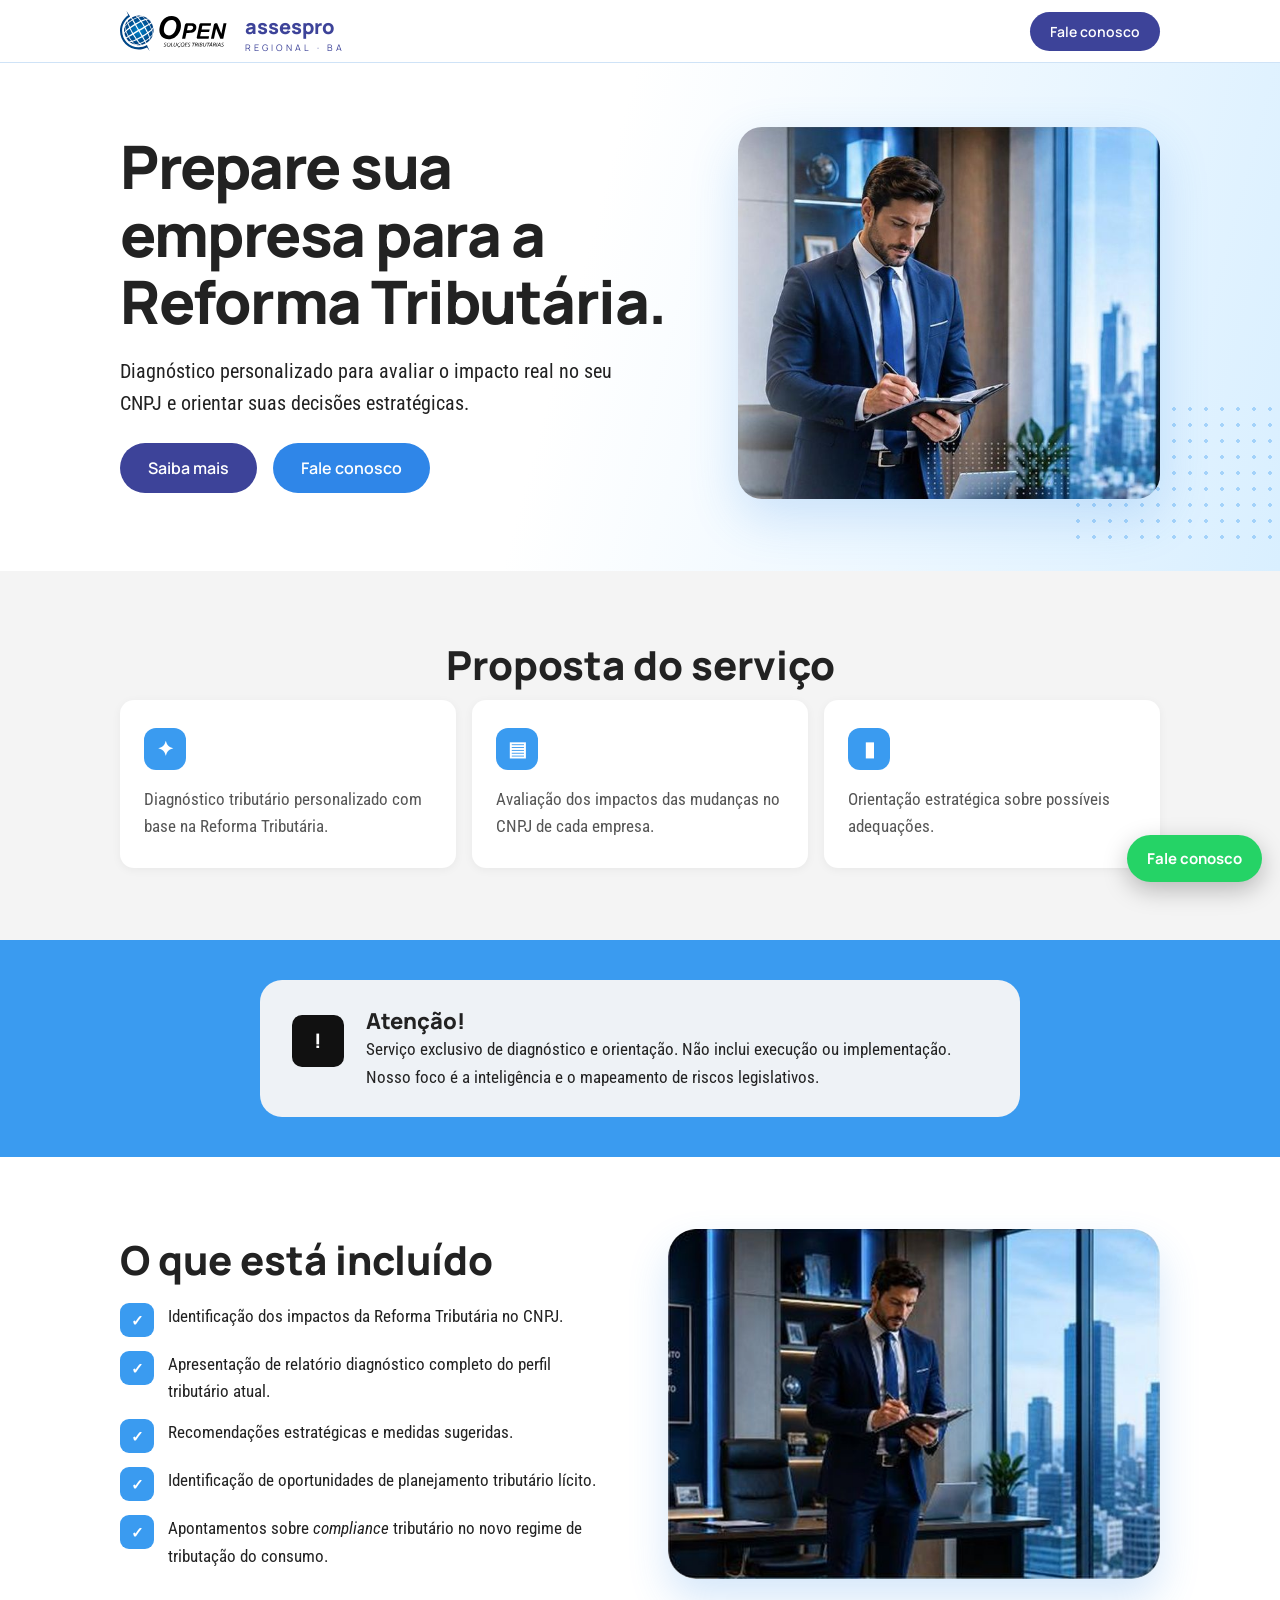
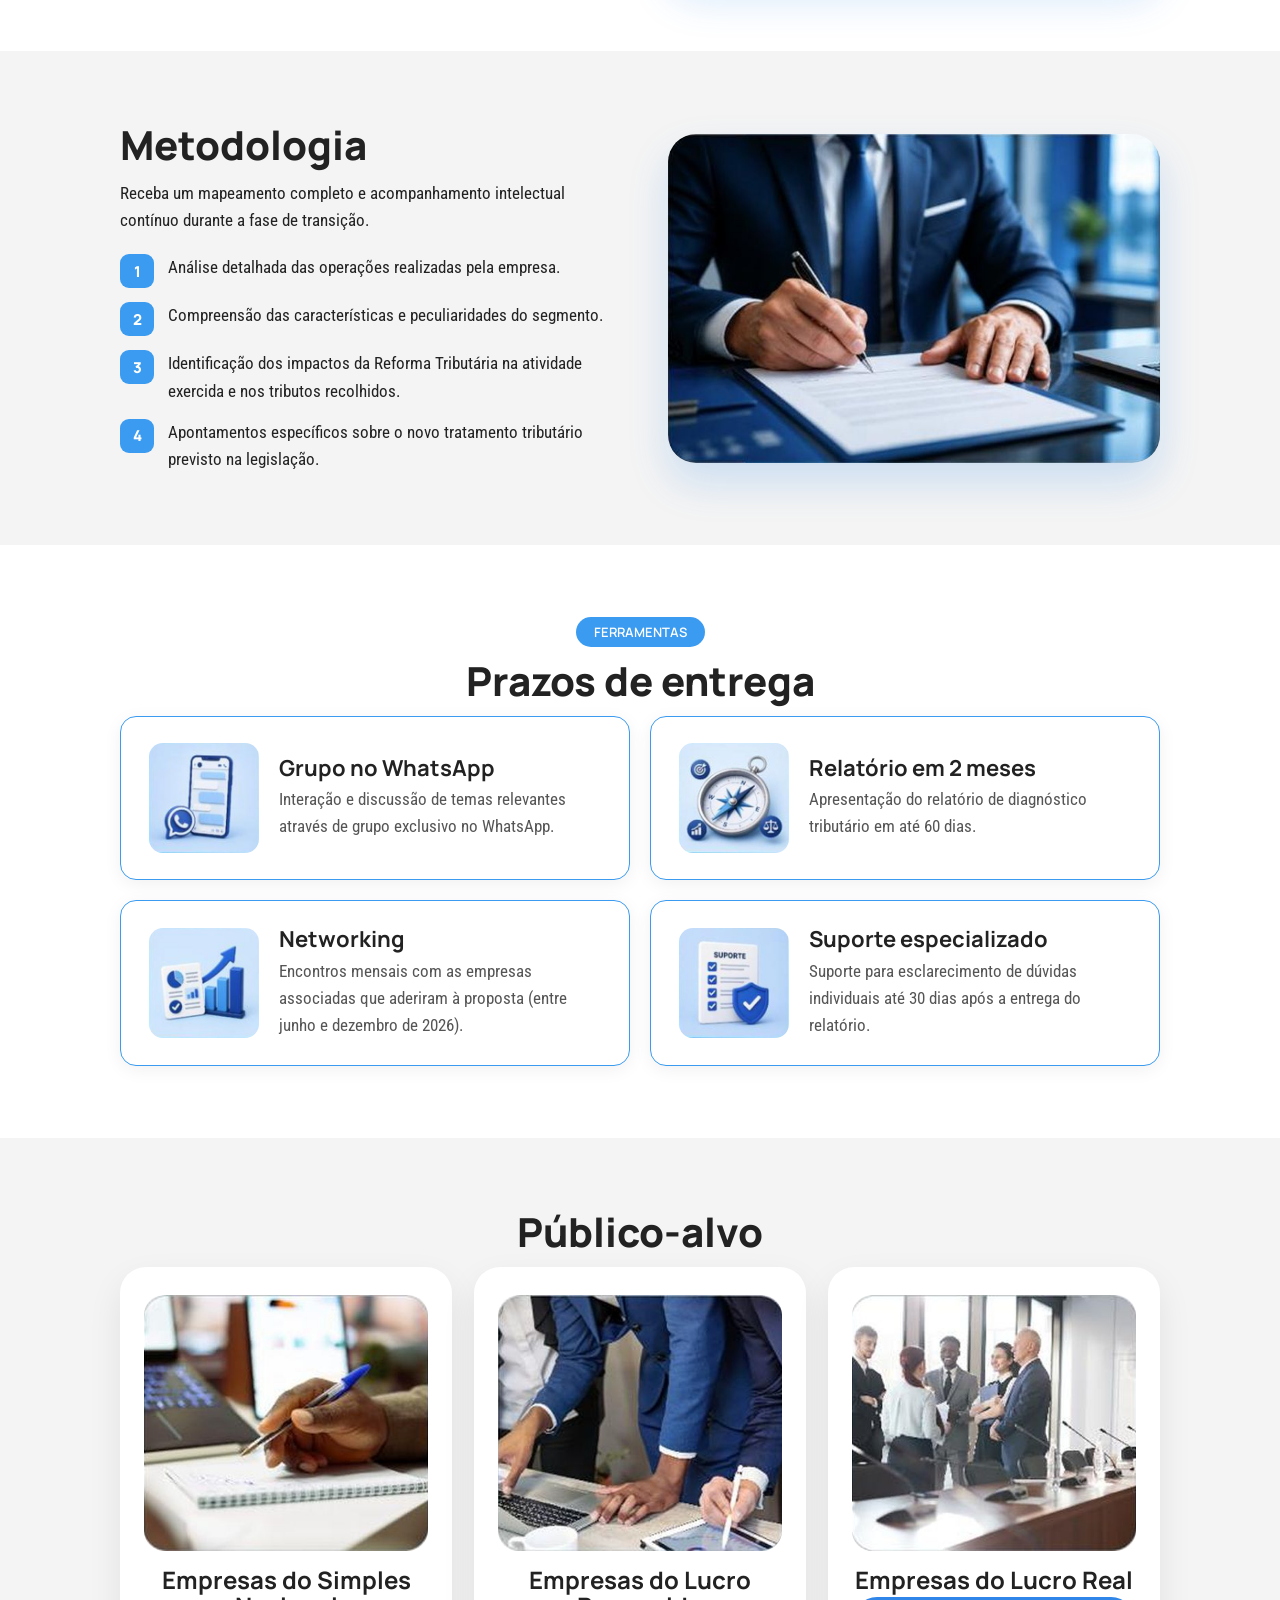
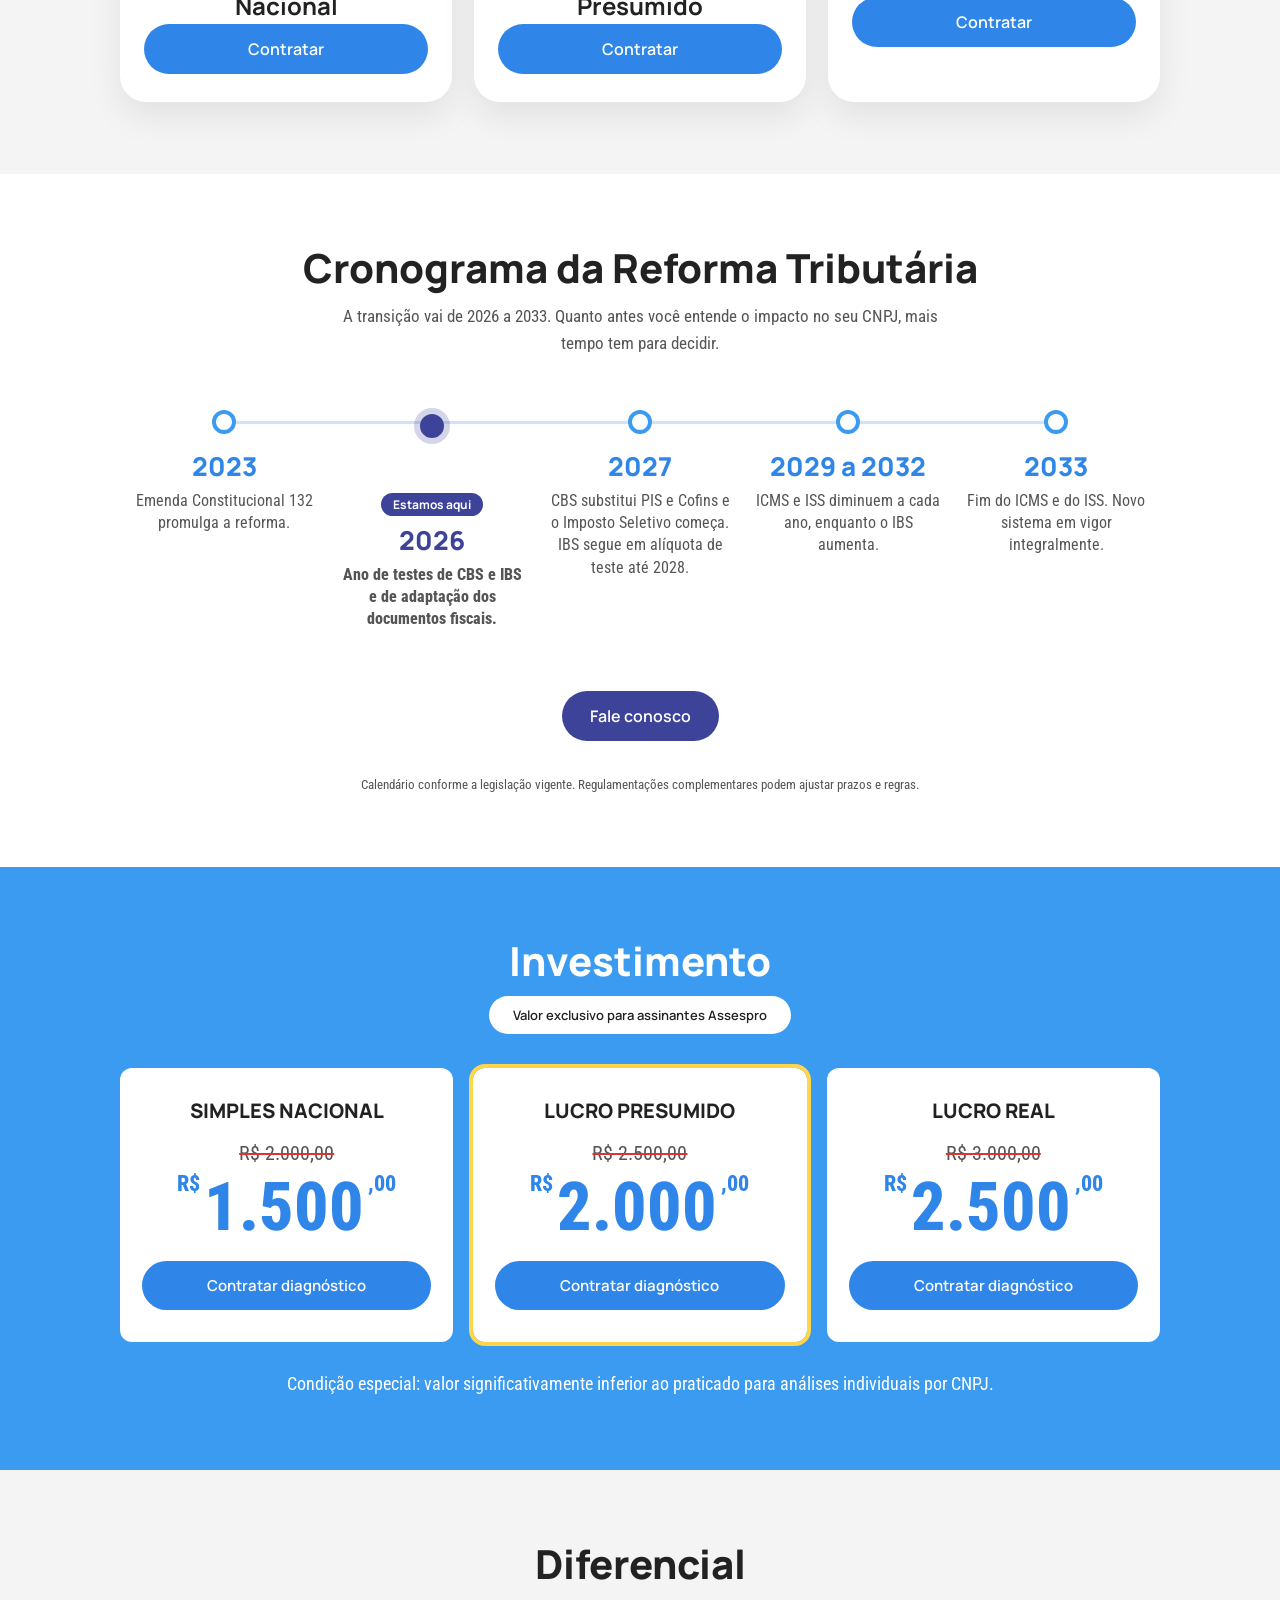
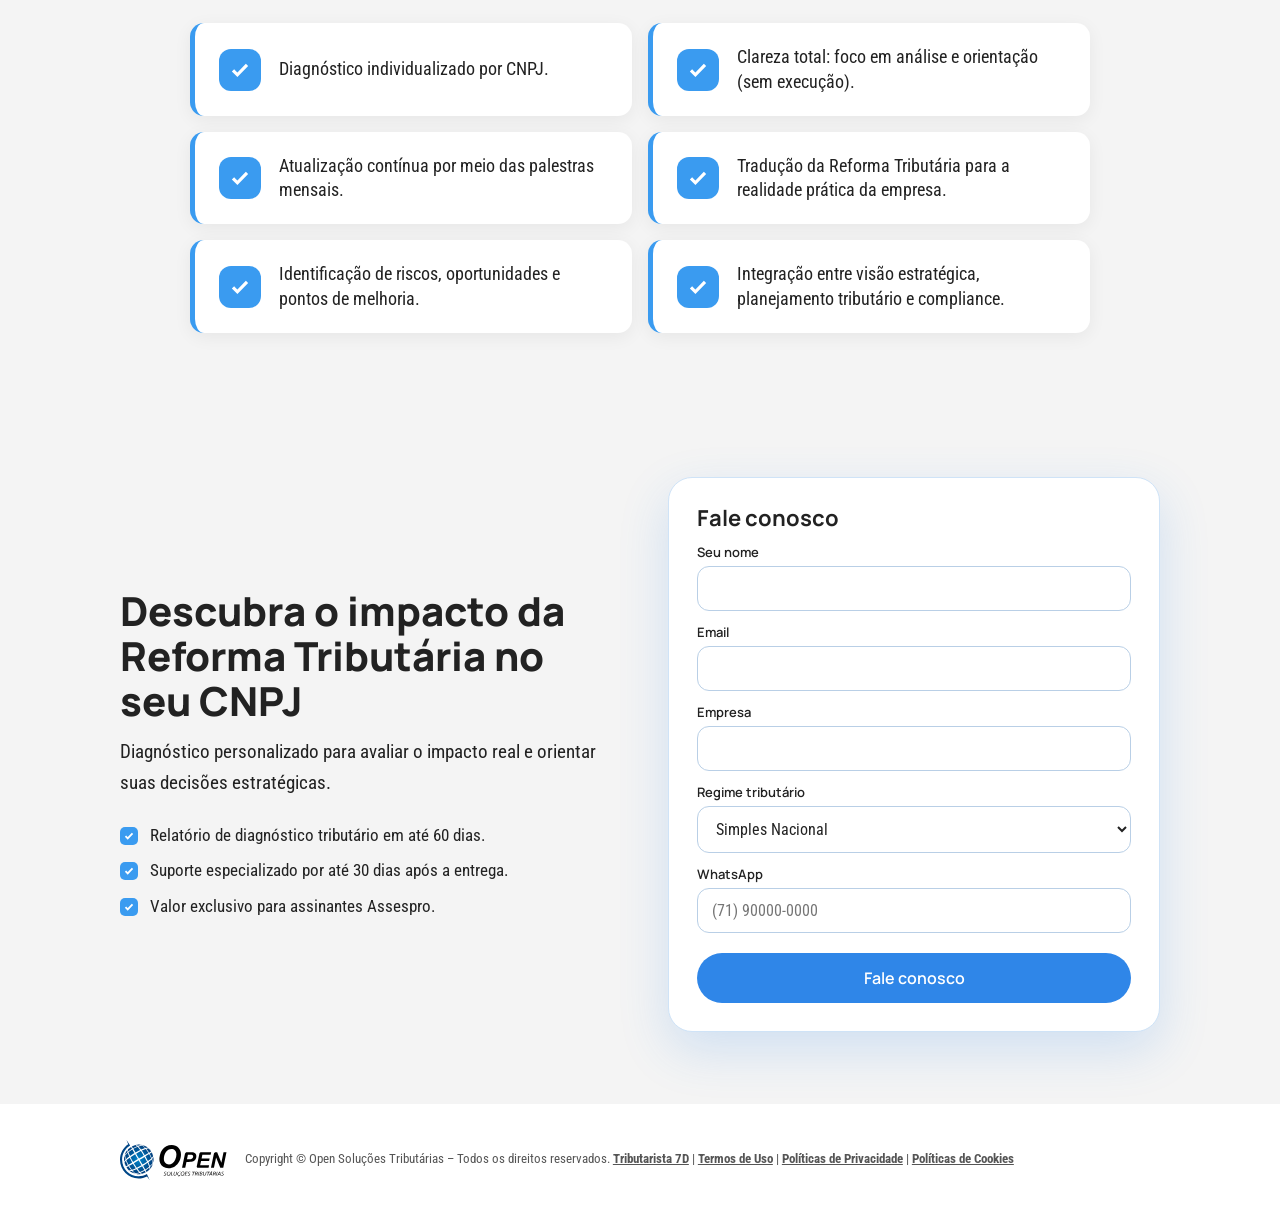
<file: diagnostico-tributario-reforma-tributaria-assespro/index.html>
<!DOCTYPE html>
<html lang="pt-BR">
<head>
<meta charset="utf-8">
<base href="/diagnostico-tributario-reforma-tributaria-assespro/">
<meta name="viewport" content="width=device-width, initial-scale=1, viewport-fit=cover">
<title>Diagnóstico da Reforma Tributária por CNPJ | Open Soluções Tributárias</title>
<link rel="preconnect" href="https://fonts.googleapis.com">
<link rel="preconnect" href="https://fonts.gstatic.com" crossorigin>
<link href="https://fonts.googleapis.com/css2?family=Manrope:wght@400;600;800&family=Roboto+Condensed:wght@400;700&display=swap" rel="stylesheet">
<style>
:root{--navy:#3d4399;--blue:#3a9bf0;--blue2:#2f86e8;--sky:#d9efff;--bg:#f4f4f4;--card:#fff;--ink:#222;--mut:#555;--line:#cfe3f7;color-scheme:light;box-sizing:border-box;padding-top:env(safe-area-inset-top,0px);padding-bottom:env(safe-area-inset-bottom,0px)}
@media (prefers-color-scheme:dark){:root:not([data-theme="light"]){--bg:#14171f;--card:#1d222d;--ink:#eef2f8;--mut:#b3bccb;--line:#2c4a6b;--sky:#1d3550;color-scheme:dark}}
*,*::before,*::after{box-sizing:border-box}
html{scroll-behavior:smooth;scroll-padding-top:70px}
body{margin:0;background:var(--card);color:var(--ink);font:400 17px/1.6 "Roboto Condensed",Arial,sans-serif}
h1,h2,h3{font-family:Manrope,Arial,sans-serif;line-height:1.12;margin:0}
h2{font-size:clamp(28px,4vw,40px);font-weight:800;text-align:center;margin-bottom:12px}
p{margin:0}
.wrap{max-width:1080px;margin:0 auto;padding:0 20px}
section{padding:72px 0}
.sub{text-align:center;color:var(--mut);max-width:620px;margin:0 auto 40px}
.btn{display:inline-block;border:0;cursor:pointer;font:600 16px Manrope,Arial,sans-serif;padding:14px 28px;border-radius:999px;text-decoration:none;color:#fff;background:var(--blue2);transition:transform .15s,background .15s}
.btn:hover{background:#1f74d6;transform:translateY(-2px)}
.btn.navy{background:var(--navy)}.btn.navy:hover{background:#2d3280}
.btn.white{background:#fff;color:var(--navy)}.btn.white:hover{background:#eef6ff}
.btn:focus-visible,a:focus-visible,input:focus-visible,select:focus-visible,summary:focus-visible{outline:3px solid var(--navy);outline-offset:3px}
/* top bar */
.top{position:sticky;top:0;z-index:20;background:var(--card);border-bottom:1px solid var(--line);padding-top:env(safe-area-inset-top,0px)}
.top .wrap{display:flex;align-items:center;justify-content:space-between;height:62px}
.logos{display:flex;align-items:center;gap:18px;font-family:Manrope,sans-serif}
.lo{font-weight:800;font-size:22px;letter-spacing:-.5px;font-style:italic;color:var(--ink)}.lo small{display:block;font:400 8px/1 "Roboto Condensed";letter-spacing:.5px;font-style:normal;color:var(--mut)}
.lo-img{display:block;height:40px;width:auto}
@media (prefers-color-scheme:dark){.lo-img{filter:brightness(0) invert(1)}}
.la{font-weight:800;font-size:20px;color:var(--navy)}.la small{display:block;font:400 9px/1 Manrope;letter-spacing:3px;color:var(--navy)}
.top .btn{padding:10px 20px;font-size:14px}
/* hero */
.hero{background:linear-gradient(105deg,var(--card) 45%,var(--sky) 100%);padding:64px 0 72px;position:relative;overflow:hidden}
.hero::after{content:"";position:absolute;right:-30px;bottom:20px;width:240px;height:150px;background:radial-gradient(var(--blue) 1.6px,transparent 2px) 0 0/16px 16px;opacity:.35}
.hero .wrap{display:grid;grid-template-columns:1.15fr .85fr;gap:48px;align-items:center;position:relative;z-index:1}
.hero h1{font-size:clamp(36px,5.6vw,60px);font-weight:800;letter-spacing:-1.5px}
.hero p.lead{font-size:20px;margin:20px 0 24px;max-width:520px}
.checks{list-style:none;padding:0;margin:0 0 28px;display:grid;gap:8px}
.checks li{padding-left:30px;position:relative}
.checks li::before{content:"";position:absolute;left:0;top:5px;width:18px;height:18px;border-radius:5px;background:var(--blue) url("data:image/svg+xml,%3Csvg xmlns='http://www.w3.org/2000/svg' viewBox='0 0 12 12'%3E%3Cpath d='M2.5 6.2l2.2 2.2 4.8-5' fill='none' stroke='%23fff' stroke-width='1.8'/%3E%3C/svg%3E") center/12px no-repeat}
.form{background:var(--card);border:1px solid var(--line);border-radius:24px;padding:28px;box-shadow:0 18px 50px rgba(47,134,232,.18)}
.form h3{font-size:22px;margin-bottom:4px}.form .mini{color:var(--mut);font-size:15px;margin-bottom:18px}
label{display:block;font:600 13px Manrope,sans-serif;margin:12px 0 5px}
input,select{width:100%;padding:12px 14px;border:1px solid #b9cfe6;border-radius:12px;font:400 16px "Roboto Condensed",sans-serif;background:var(--card);color:var(--ink)}
.form .btn{width:100%;margin-top:20px}
.safe{font-size:13px;color:var(--mut);text-align:center;margin-top:10px}
.alert-badge{display:inline-block;background:var(--navy);color:#fff;font:600 13px Manrope;padding:6px 14px;border-radius:999px;margin-bottom:18px}
/* faixa */
.stats{background:var(--blue);color:#fff;padding:30px 0}
.stats .wrap{display:grid;grid-template-columns:repeat(3,1fr);gap:20px;text-align:center}
.stats b{font:800 34px Manrope;display:block}.stats span{font-size:16px}
/* proposta */
.gray{background:var(--bg)}
.cards{display:grid;grid-template-columns:repeat(3,1fr);gap:16px}
.card{background:var(--card);border-radius:14px;padding:28px 24px;box-shadow:0 2px 10px rgba(0,0,0,.05)}
.ic{width:42px;height:42px;border-radius:12px;background:var(--blue);display:grid;place-items:center;margin-bottom:16px;color:#fff;font:800 20px Manrope}
.card h3{font-size:19px;margin-bottom:6px}.card p{color:var(--mut)}
.attn{background:var(--blue);padding:40px 0}
.attn .box{max-width:760px;margin:0 auto;background:#eef2f6;color:#222;border-radius:22px;padding:26px 32px;display:flex;gap:22px;align-items:center}
.attn .box b{font:800 22px Manrope;display:block}.attn .ic{background:#111;flex:none;width:52px;height:52px;border-radius:10px}
/* split */
.split{display:grid;grid-template-columns:1fr 1fr;gap:56px;align-items:center}
.split h2{text-align:left}
.list{list-style:none;padding:0;margin:20px 0 0;display:grid;gap:14px}
.list li{display:flex;gap:14px;align-items:flex-start}
.list .ic{width:34px;height:34px;border-radius:9px;margin:0;font-size:15px;flex:none}
.panel{border-radius:28px;background:linear-gradient(145deg,#0f2a5c,#2a5db0);min-height:340px;position:relative;overflow:hidden;color:#fff;padding:36px;display:flex;flex-direction:column;justify-content:flex-end}
.panel::before{content:"";position:absolute;inset:auto -20px 40px auto;width:220px;height:140px;background:radial-gradient(rgba(255,255,255,.5) 1.6px,transparent 2px) 0 0/16px 16px}
.panel b{font:800 56px/1 Manrope}.panel span{font-size:18px;max-width:260px;margin-top:8px}
/* prazos */
.grid2{display:grid;grid-template-columns:1fr 1fr;gap:20px}
.pz{background:var(--card);border:1px solid var(--blue);border-radius:16px;padding:26px 28px;color:var(--ink);box-shadow:0 4px 18px rgba(0,0,0,.06)}
.hero-img{width:100%;border-radius:24px;display:block;box-shadow:0 18px 50px rgba(47,134,232,.2)}.pimg{width:100%;border-radius:28px;display:block;box-shadow:0 20px 40px rgba(47,134,232,.2)}.pz{display:flex;gap:20px;align-items:center}.pz img{width:110px;height:110px;border-radius:14px;flex:none}.pc img{width:100%;aspect-ratio:1/.9;object-fit:cover;border-radius:20px;display:block;margin-bottom:16px}@media (max-width:860px){.pimg{order:0!important}.pz img{width:84px;height:84px}}
.pz h3{font-size:22px;margin-bottom:6px;transition:color .25s}.pz p{color:var(--mut)}
.pz{transition:transform .25s,box-shadow .25s,border-color .25s,border-width .25s}.pz img{transition:transform .3s}
.pz:hover,.pz:focus-within{transform:translateY(-6px);box-shadow:0 16px 36px rgba(47,134,232,.32);border-color:var(--navy)}
.pz:hover img{transform:scale(1.1) rotate(-3deg)}.pz:hover h3{color:var(--blue2)}
@media (prefers-reduced-motion:reduce){.pz,.pz img{transition:none}.pz:hover,.pz:focus-within,.pz:hover img{transform:none}}

/* publico */
.pub{display:grid;grid-template-columns:repeat(3,1fr);gap:22px}
.pc{background:var(--card);border-radius:26px;padding:28px 24px;text-align:center;box-shadow:0 14px 34px rgba(0,0,0,.08)}
.pc h3{font-size:24px;margin:6px 0 4px}.pc p{color:var(--mut);margin-bottom:18px;min-height:52px}
.pc .btn{width:100%}
/* fale */
.fale-grid{display:grid;grid-template-columns:1fr 1fr;gap:56px;align-items:center}
.fale-txt h2{text-align:left}.fale-txt>p{font-size:19px;margin:14px 0 24px}
@media (max-width:860px){.fale-grid{grid-template-columns:1fr;gap:32px}}
/* timeline */
.tl{list-style:none;margin:52px 0 0;padding:0;display:grid;grid-template-columns:repeat(5,1fr);position:relative}
.tl::before{content:"";position:absolute;left:10%;right:10%;top:11px;height:3px;background:var(--line)}
.tl li{position:relative;padding:38px 12px 0;text-align:center}
.tl li::before{content:"";position:absolute;top:0;left:50%;margin-left:-12px;width:24px;height:24px;border-radius:50%;background:var(--card);border:4px solid var(--blue);transition:transform .2s}
.tl li:hover::before{transform:scale(1.3)}
.tl li.now::before{background:var(--navy);border-color:var(--navy);box-shadow:0 0 0 6px rgba(61,67,153,.22)}
.tl b{display:block;font:800 26px Manrope,sans-serif;color:var(--blue2)}.tl li.now b{color:var(--navy)}
.tl p{font-size:16px;line-height:1.4;color:var(--mut);margin-top:6px}
.tl em{display:inline-block;background:var(--navy);color:#fff;font:700 12px Manrope,sans-serif;font-style:normal;padding:3px 12px;border-radius:999px;margin-bottom:6px}
.tlnote{text-align:center;font-size:13px;color:var(--mut);margin-top:34px}
@media (max-width:860px){.tl{grid-template-columns:1fr;margin-top:36px}.tl::before{left:11px;right:auto;top:12px;bottom:12px;width:3px;height:auto}.tl li{text-align:left;padding:0 0 28px 46px}.tl li::before{left:0;margin-left:0}}
@media (prefers-reduced-motion:reduce){.tl li::before{transition:none}.tl li:hover::before{transform:none}}
/* preco */
.price{background:var(--blue);color:#fff}
.price h2{color:#fff}
.tag{display:table;margin:0 auto 34px;background:#fff;color:#222;font:600 13px Manrope;padding:10px 24px;border-radius:999px}
.pr{display:grid;grid-template-columns:repeat(3,1fr);gap:20px}
.pbox{background:var(--card);color:var(--ink);border-radius:12px;padding:32px 22px;text-align:center;position:relative}
.pbox.hot{outline:4px solid #ffd54a}
.pbox em{position:absolute;top:-14px;left:50%;transform:translateX(-50%);background:#ffd54a;color:#222;font:800 12px Manrope;font-style:normal;padding:5px 14px;border-radius:999px;white-space:nowrap}
.pbox h3{font-size:20px;font-weight:800}
.old{text-decoration:line-through;text-decoration-color:#d33;color:var(--mut);margin-top:14px;font-size:20px}
.now{font:800 clamp(48px,6vw,68px)/1 "Roboto Condensed";color:var(--blue2);margin:4px 0 20px}.now small{font-size:22px;vertical-align:top;margin:0 4px}
.pbox .btn{width:100%;padding:14px 10px;font-size:15px}
.note{text-align:center;margin-top:28px;font-size:18px}
/* dif */
.dif{max-width:900px;margin:36px auto 0;display:grid;grid-template-columns:1fr 1fr;gap:16px}
.dif div{display:flex;align-items:center;gap:18px;background:var(--card);border-left:5px solid var(--blue);border-radius:14px;padding:22px 24px;text-align:left;font-size:18px;line-height:1.35;color:var(--ink);box-shadow:0 4px 18px rgba(0,0,0,.06);transition:transform .25s,box-shadow .25s,border-color .25s}
.dif div::before{content:"";flex:none;width:42px;height:42px;border-radius:12px;background:var(--blue) url("data:image/svg+xml,%3Csvg xmlns='http://www.w3.org/2000/svg' viewBox='0 0 12 12'%3E%3Cpath d='M2.5 6.2l2.2 2.2 4.8-5' fill='none' stroke='%23fff' stroke-width='1.6'/%3E%3C/svg%3E") center/24px no-repeat}
.dif div:hover{transform:translateY(-4px);border-left-color:var(--navy);box-shadow:0 14px 30px rgba(47,134,232,.25)}
@media (max-width:860px){.dif{grid-template-columns:1fr}}
@media (prefers-reduced-motion:reduce){.dif div{transition:none}.dif div:hover{transform:none}}

/* faq */
details{background:var(--card);border-radius:12px;padding:18px 22px;margin-bottom:12px;box-shadow:0 2px 10px rgba(0,0,0,.05)}
summary{cursor:pointer;font:700 17px Manrope;list-style:none;display:flex;justify-content:space-between;gap:12px}
summary::after{content:"+";color:var(--blue2);font-size:24px;line-height:1}details[open] summary::after{content:"–"}
details p{margin-top:10px;color:var(--mut)}
.faq{max-width:760px;margin:0 auto}
/* cta final */
.final{background:linear-gradient(120deg,var(--navy),#2a5db0);color:#fff;text-align:center}
.final h2{color:#fff}.final p{max-width:560px;margin:0 auto 28px;font-size:19px}
footer{padding:36px 0;font-size:13px;color:var(--mut)}
footer .wrap{display:flex;gap:18px;align-items:center;flex-wrap:wrap}
footer a{color:inherit;font-weight:700}
.wa{position:fixed;right:18px;bottom:calc(18px + env(safe-area-inset-bottom,0px));z-index:30;background:#25d366;color:#fff;border-radius:999px;padding:13px 20px;font:700 15px Manrope;text-decoration:none;box-shadow:0 8px 24px rgba(0,0,0,.25)}
@media (max-width:860px){
 section{padding:52px 0}
 .hero .wrap,.split{grid-template-columns:1fr;gap:32px}
 .cards,.pub,.pr,.grid2,.stats .wrap{grid-template-columns:1fr}
 .pr{gap:28px}.logos .la{display:none}
 .attn .box{flex-direction:column;text-align:center}
}
@media (prefers-reduced-motion:reduce){html{scroll-behavior:auto}.btn{transition:none}}
</style>
<meta name="description" content="Diagnóstico tributário individual por CNPJ para medir o impacto da Reforma Tributária. Relatório em até 60 dias e condição exclusiva para assinantes Assespro.">
<link rel="canonical" href="https://pagina.opensolucoestributarias.com.br/diagnostico-tributario-reforma-tributaria-assespro">
<link rel="icon" type="image/svg+xml" href="assets/favicon-blue.svg" media="(prefers-color-scheme: light)">
<link rel="icon" type="image/svg+xml" href="assets/favicon-white.svg" media="(prefers-color-scheme: dark)">
<link rel="icon" type="image/svg+xml" href="assets/favicon-blue.svg">
<!-- Google Tag Manager -->
<script>(function(w,d,s,l,i){w[l]=w[l]||[];w[l].push({'gtm.start':
new Date().getTime(),event:'gtm.js'});var f=d.getElementsByTagName(s)[0],
j=d.createElement(s),dl=l!='dataLayer'?'&l='+l:'';j.async=true;j.src=
'https://www.googletagmanager.com/gtm.js?id='+i+dl;f.parentNode.insertBefore(j,f);
})(window,document,'script','dataLayer','GTM-566F4WT');</script>
<!-- Meta Pixel -->
<script>
!function(f,b,e,v,n,t,s)
{if(f.fbq)return;n=f.fbq=function(){n.callMethod?
n.callMethod.apply(n,arguments):n.queue.push(arguments)};
if(!f._fbq)f._fbq=n;n.push=n;n.loaded=!0;n.version='2.0';
n.queue=[];t=b.createElement(e);t.async=!0;
t.src=v;s=b.getElementsByTagName(e)[0];
s.parentNode.insertBefore(t,s)}(window, document,'script',
'https://connect.facebook.net/en_US/fbevents.js');
fbq('init', '549971842334998');
fbq('track', 'PageView');
fbq('track', 'ViewContent', {content_name: 'Diagnostico Tributario Assespro', content_category: 'Consultoria'});
</script>
<noscript><img height="1" width="1" style="display:none" src="https://www.facebook.com/tr?id=549971842334998&ev=PageView&noscript=1" alt=""></noscript>
</head>
<body>
<noscript><iframe src="https://www.googletagmanager.com/ns.html?id=GTM-566F4WT" height="0" width="0" style="display:none;visibility:hidden"></iframe></noscript>
<header class="top"><div class="wrap">
 <div class="logos"><img class="lo-img" src="assets/logo.svg" alt="Open Soluções Tributárias" width="107" height="40"><div class="la">assespro<small>REGIONAL · BA</small></div></div>
 <a class="btn navy" href="#contato">Fale conosco</a>
</div></header>

<main>
<section class="hero"><div class="wrap">
 <div>
  
  <h1>Prepare sua empresa para a Reforma Tributária.</h1>
  <p class="lead">Diagnóstico personalizado para avaliar o impacto real no seu CNPJ e orientar suas decisões estratégicas.</p>
  <div style="display:flex;gap:16px;flex-wrap:wrap"><a class="btn navy" href="#proposta">Saiba mais</a><a class="btn" href="#contato">Fale conosco</a></div>
 </div>
 <img class="hero-img" src="assets/hero.jpg" alt="Executivo analisando documentos em escritório">
</div></section>



<section class="gray" id="proposta"><div class="wrap">
 <h2>Proposta do serviço</h2>
 
 <div class="cards">
  <div class="card"><div class="ic">✦</div><p>Diagnóstico tributário personalizado com base na Reforma Tributária.</p></div>
  <div class="card"><div class="ic">▤</div><p>Avaliação dos impactos das mudanças no CNPJ de cada empresa.</p></div>
  <div class="card"><div class="ic">▮</div><p>Orientação estratégica sobre possíveis adequações.</p></div>
 </div>
</div></section>

<div class="attn"><div class="wrap"><div class="box">
 <div class="ic">!</div>
 <div><b>Atenção!</b>Serviço exclusivo de diagnóstico e orientação. Não inclui execução ou implementação. Nosso foco é a inteligência e o mapeamento de riscos legislativos.</div>
</div></div></div>

<section id="incluido"><div class="wrap split">
 <div>
  <h2>O que está incluído</h2>
  <ul class="list">
   <li><span class="ic">✓</span>Identificação dos impactos da Reforma Tributária no CNPJ.</li>
   <li><span class="ic">✓</span>Apresentação de relatório diagnóstico completo do perfil tributário atual.</li>
   <li><span class="ic">✓</span>Recomendações estratégicas e medidas sugeridas.</li>
   <li><span class="ic">✓</span>Identificação de oportunidades de planejamento tributário lícito.</li>
   <li><span class="ic">✓</span><span>Apontamentos sobre <i>compliance</i> tributário no novo regime de tributação do consumo.</span></li>
  </ul>
  
 </div>
 <img class="pimg" src="assets/incluido.jpg" alt="Executivo com agenda em escritório">
</div></section>

<section class="gray" id="metodologia"><div class="wrap split">
 <img class="pimg" style="order:2" src="assets/metodologia.jpg" alt="Executivo assinando documento">
 <div>
  <h2>Metodologia</h2>
  <p>Receba um mapeamento completo e acompanhamento intelectual contínuo durante a fase de transição.</p>
  <ul class="list">
   <li><span class="ic">1</span>Análise detalhada das operações realizadas pela empresa.</li>
   <li><span class="ic">2</span>Compreensão das características e peculiaridades do segmento.</li>
   <li><span class="ic">3</span>Identificação dos impactos da Reforma Tributária na atividade exercida e nos tributos recolhidos.</li>
   <li><span class="ic">4</span>Apontamentos específicos sobre o novo tratamento tributário previsto na legislação.</li>
  </ul>
 </div>
</div></section>

<section id="prazos"><div class="wrap">
 <span class="tag" style="margin-bottom:12px;background:var(--blue);color:#fff;padding:6px 18px">FERRAMENTAS</span>
 <h2>Prazos de entrega</h2>
 
 <div class="grid2">
  <div class="pz"><img src="assets/prazo-whatsapp.jpg" alt=""><div><h3>Grupo no WhatsApp</h3><p>Interação e discussão de temas relevantes através de grupo exclusivo no WhatsApp.</p></div></div>
  <div class="pz"><img src="assets/prazo-relatorio.jpg" alt=""><div><h3>Relatório em 2 meses</h3><p>Apresentação do relatório de diagnóstico tributário em até 60 dias.</p></div></div>
  <div class="pz"><img src="assets/prazo-networking.jpg" alt=""><div><h3>Networking</h3><p>Encontros mensais com as empresas associadas que aderiram à proposta (entre junho e dezembro de 2026).</p></div></div>
  <div class="pz"><img src="assets/prazo-suporte.jpg" alt=""><div><h3>Suporte especializado</h3><p>Suporte para esclarecimento de dúvidas individuais até 30 dias após a entrega do relatório.</p></div></div>
 </div>
</div></section>

<section class="gray" id="publico"><div class="wrap">
 <h2>Público-alvo</h2>
 
 <div class="pub">
  <div class="pc"><img src="assets/publico-simples.jpg" alt=""><h3>Empresas do Simples Nacional</h3><a class="btn" href="#investimento">Contratar</a></div>
  <div class="pc"><img src="assets/publico-presumido.jpg" alt=""><h3>Empresas do Lucro Presumido</h3><a class="btn" href="#investimento">Contratar</a></div>
  <div class="pc"><img src="assets/publico-real.jpg" alt=""><h3>Empresas do Lucro Real</h3><a class="btn" href="#investimento">Contratar</a></div>
 </div>
</div></section>

<section id="cronograma"><div class="wrap">
 <h2>Cronograma da Reforma Tributária</h2>
 <p class="sub" style="margin-bottom:0">A transição vai de 2026 a 2033. Quanto antes você entende o impacto no seu CNPJ, mais tempo tem para decidir.</p>
 <ol class="tl">
  <li><b>2023</b><p>Emenda Constitucional 132 promulga a reforma.</p></li>
  <li class="now"><em>Estamos aqui</em><b>2026</b><p>Ano de testes de CBS e IBS e de adaptação dos documentos fiscais.</p></li>
  <li><b>2027</b><p>CBS substitui PIS e Cofins e o Imposto Seletivo começa. IBS segue em alíquota de teste até 2028.</p></li>
  <li><b>2029 a 2032</b><p>ICMS e ISS diminuem a cada ano, enquanto o IBS aumenta.</p></li>
  <li><b>2033</b><p>Fim do ICMS e do ISS. Novo sistema em vigor integralmente.</p></li>
 </ol>
 <p style="text-align:center;margin-top:40px"><a class="btn navy" href="#fale">Fale conosco</a></p>
 <p class="tlnote">Calendário conforme a legislação vigente. Regulamentações complementares podem ajustar prazos e regras.</p>
</div></section>

<section class="price" id="investimento"><div class="wrap">
 <h2>Investimento</h2>
 <div class="tag">Valor exclusivo para assinantes Assespro</div>
 <div class="pr">
  <div class="pbox"><h3>SIMPLES NACIONAL</h3><div class="old">R$ 2.000,00</div><div class="now"><small>R$</small>1.500<small>,00</small></div><a class="btn" href="#contato" data-plano="Simples Nacional">Contratar diagnóstico</a></div>
  <div class="pbox hot"><h3>LUCRO PRESUMIDO</h3><div class="old">R$ 2.500,00</div><div class="now"><small>R$</small>2.000<small>,00</small></div><a class="btn" href="#contato" data-plano="Lucro Presumido">Contratar diagnóstico</a></div>
  <div class="pbox"><h3>LUCRO REAL</h3><div class="old">R$ 3.000,00</div><div class="now"><small>R$</small>2.500<small>,00</small></div><a class="btn" href="#contato" data-plano="Lucro Real">Contratar diagnóstico</a></div>
 </div>
 <p class="note">Condição especial: valor significativamente inferior ao praticado para análises individuais por CNPJ.</p>
</div></section>

<section class="gray" id="diferencial"><div class="wrap">
 <h2>Diferencial</h2>
 <div class="dif">
  <div>Diagnóstico individualizado por CNPJ.</div>
  <div>Clareza total: foco em análise e orientação (sem execução).</div>
  <div>Atualização contínua por meio das palestras mensais.</div>
  <div>Tradução da Reforma Tributária para a realidade prática da empresa.</div>
  <div>Identificação de riscos, oportunidades e pontos de melhoria.</div>
  <div>Integração entre visão estratégica, planejamento tributário e compliance.</div>
 </div>
</div></section>




<section class="gray" id="fale"><div class="wrap fale-grid"><div class="fale-txt">
 <h2>Descubra o impacto da Reforma Tributária no seu CNPJ</h2>
 <p>Diagnóstico personalizado para avaliar o impacto real e orientar suas decisões estratégicas.</p>
 <ul class="checks" style="margin-bottom:0">
  <li>Relatório de diagnóstico tributário em até 60 dias.</li>
  <li>Suporte especializado por até 30 dias após a entrega.</li>
  <li>Valor exclusivo para assinantes Assespro.</li>
 </ul>
</div><form class="form" id="contato">
  <h3>Fale conosco</h3>
  
  <label for="n">Seu nome</label><input id="n" required autocomplete="name">
  <label for="m">Email</label><input id="m" type="email" required autocomplete="email">
  <label for="e">Empresa</label><input id="e" required autocomplete="organization">
  <label for="r">Regime tributário</label>
  <select id="r"><option>Simples Nacional</option><option>Lucro Presumido</option><option>Lucro Real</option><option>Ainda não sei</option></select>
  <label for="w">WhatsApp</label><input id="w" type="tel" inputmode="tel" placeholder="(71) 90000-0000" autocomplete="tel">
  <div aria-hidden="true" style="position:absolute;left:-9999px;width:1px;height:1px;overflow:hidden"><label for="site">Não preencha</label><input id="site" tabindex="-1" autocomplete="off"></div>
  <button class="btn" type="submit">Fale conosco</button>
  <p id="fmsg" role="alert" style="display:none;margin-top:12px;font-size:15px;line-height:1.4"></p>
  
 </form></div></section>
</main>

<footer><div class="wrap">
 <img class="lo-img" src="assets/logo.svg" alt="Open Soluções Tributárias" width="107" height="40">
 <span>Copyright © Open Soluções Tributárias – Todos os direitos reservados. <a href="https://tributarista7d.com.br/" target="_blank" rel="noopener">Tributarista 7D</a> | <a href="#">Termos de Uso</a> | <a href="#">Políticas de Privacidade</a> | <a href="#">Políticas de Cookies</a></span>
</div></footer>

<a class="wa" id="wa" href="#contato">Fale conosco</a>

<script src="/assets/js/lead-form.js?v=2026-11-25-3"></script>
<script>
(function(){
 // WhatsApp comercial (DDI+DDD+número), o mesmo das demais páginas.
 var WA_NUMBER="5571992084907";
 var RD_TOKEN="fde56b5029b7f481d3f10fecb3f1de85";
 var RD_IDENTIFIER="diagnostico-tributario-reforma-tributaria-assespro";
 var MAIL_FORM="diagnostico-tributario-assespro";
 var MAIL_ENDPOINT="/enviar-lead.php";
 var UTM_KEYS=["utm_source","utm_medium","utm_campaign","utm_term","utm_content","placement"];
 var $=function(i){return document.getElementById(i)};
 var v=function(i){return $(i).value.trim()};

 var wa=$("wa");
 if(WA_NUMBER){wa.href="https://wa.me/"+WA_NUMBER+"?text="+encodeURIComponent("Olá! Quero saber mais sobre o diagnóstico da Reforma Tributária.");wa.target="_blank";wa.rel="noopener"}

 // Com <base href>, "#x" recarregaria a página: rolamos manualmente.
 document.addEventListener("click",function(e){
  var a=e.target.closest&&e.target.closest('a[href^="#"]');
  if(!a)return;
  var id=a.getAttribute("href").slice(1);
  var t=id&&$(id);
  if(!t)return;
  e.preventDefault();
  t.scrollIntoView({behavior:"smooth"});
 });

 document.querySelectorAll("[data-plano]").forEach(function(a){
  a.addEventListener("click",function(){$("r").value=a.getAttribute("data-plano")});
 });

 // UTMs persistidas na sessão
 var params=new URLSearchParams(window.location.search),utm={};
 UTM_KEYS.forEach(function(k){
  try{var x=params.get(k);if(x)sessionStorage.setItem("open_"+k,x);utm[k]=sessionStorage.getItem("open_"+k)||""}
  catch(err){utm[k]=params.get(k)||""}
 });

 // Máscara do WhatsApp
 $("w").addEventListener("input",function(e){
  var d=e.target.value.replace(/\D/g,"").slice(0,11),o=d;
  if(d.length>2){o="("+d.slice(0,2)+") ";o+=d.length>6?(d.length===11?d.slice(2,7)+"-"+d.slice(7):d.slice(2,6)+"-"+d.slice(6)):d.slice(2)}
  e.target.value=o;
 });

 var msg=$("fmsg");
 function say(text,ok){msg.textContent=text;msg.style.color=ok?"#1a7f37":"#c0392b";msg.style.display="block"}

 function sendEmail(){
  var p={form:MAIL_FORM,name:v("n"),email:v("m"),company:v("e"),regime:v("r"),phone:v("w"),website:v("site"),page:location.href};
  UTM_KEYS.forEach(function(k){if(utm[k])p[k]=utm[k]});
  return fetch(MAIL_ENDPOINT,{method:"POST",headers:{"Content-Type":"application/json"},body:JSON.stringify(p)})
   .then(function(r){if(!r.ok)throw new Error("Email status "+r.status)});
 }
 function sendRd(){
  var b={token_rdstation:RD_TOKEN,identificador:RD_IDENTIFIER,name:v("n"),email:v("m"),mobile_phone:v("w"),company_name:v("e"),
   cf_regime_tributario:v("r"),traffic_source:utm.utm_source,traffic_medium:utm.utm_medium,traffic_campaign:utm.utm_campaign,
   traffic_value:utm.utm_term,traffic_content:utm.utm_content,cf_utm_placement:utm.placement};
  Object.keys(b).forEach(function(k){if(!b[k])delete b[k]});
  return window.OpenLeadForms.postRdConversion(b);
 }
 function trackLead(){
  var id=(window.crypto&&crypto.randomUUID)?crypto.randomUUID():String(Date.now());
  if(typeof window.fbq==="function")window.fbq("track","Lead",{},{eventID:id});
  var m=document.cookie.match(/(?:^|; )_fbp=([^;]*)/);
  fetch("/capi.php",{method:"POST",headers:{"Content-Type":"application/json"},body:JSON.stringify({
   event_name:"Lead",event_id:id,event_source_url:location.href,name:v("n"),email:v("m"),phone:v("w"),fbp:m?decodeURIComponent(m[1]):null})}).catch(function(){});
 }

 $("contato").addEventListener("submit",function(ev){
  ev.preventDefault();
  msg.style.display="none";
  var digits=v("w").replace(/\D/g,"");
  if(v("n").length<3){say("Informe seu nome completo.");$("n").focus();return}
  if(!/^[a-zA-Z0-9._%+-]+@[a-zA-Z0-9.-]+\.[a-zA-Z]{2,}$/.test(v("m"))){say("Informe um email válido.");$("m").focus();return}
  if(!v("e")){say("Informe o nome da empresa.");$("e").focus();return}
  if(digits&&(digits.length<10||digits.length>11)){say("Informe o WhatsApp com DDD.");$("w").focus();return}

  var form=ev.target,btn=form.querySelector('[type="submit"]'),label=btn.textContent;
  btn.disabled=true;btn.textContent="Enviando...";

  // Email e RD Station em paralelo: basta um confirmar para o lead não se perder.
  var jobs=[sendEmail(),sendRd()].map(function(p,i){
   return p.then(function(){return true},function(err){console.error("["+(i===0?"Email":"RD Station")+"] falha no envio:",err);return false});
  });
  Promise.all(jobs).then(function(ok){
   if(ok[0]||ok[1]){trackLead();form.reset();say("Recebemos seus dados. Nossa equipe entrará em contato em breve.",true)}
   else{say("Não foi possível enviar seus dados agora. Verifique sua conexão e tente novamente.")}
   btn.disabled=false;btn.textContent=label;
  });
 });
})();
</script>

</body>
</html>
</file>
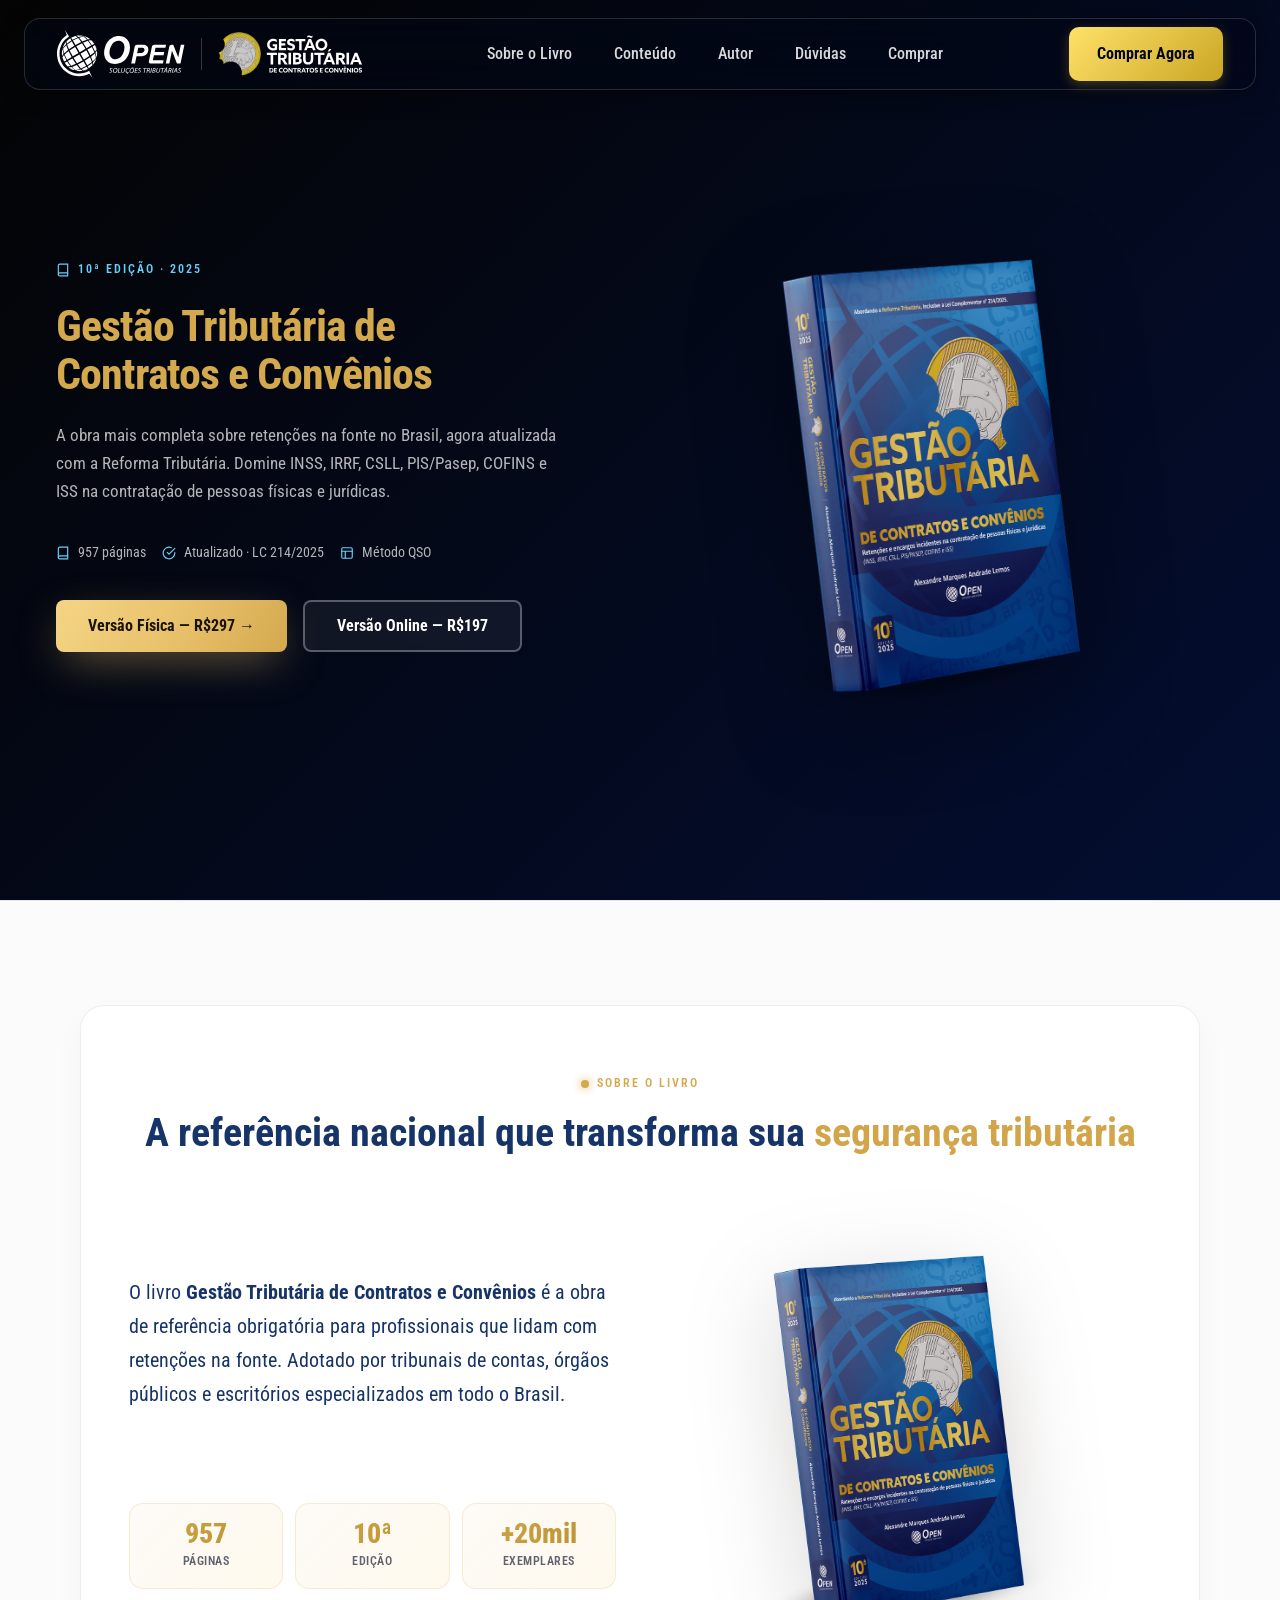
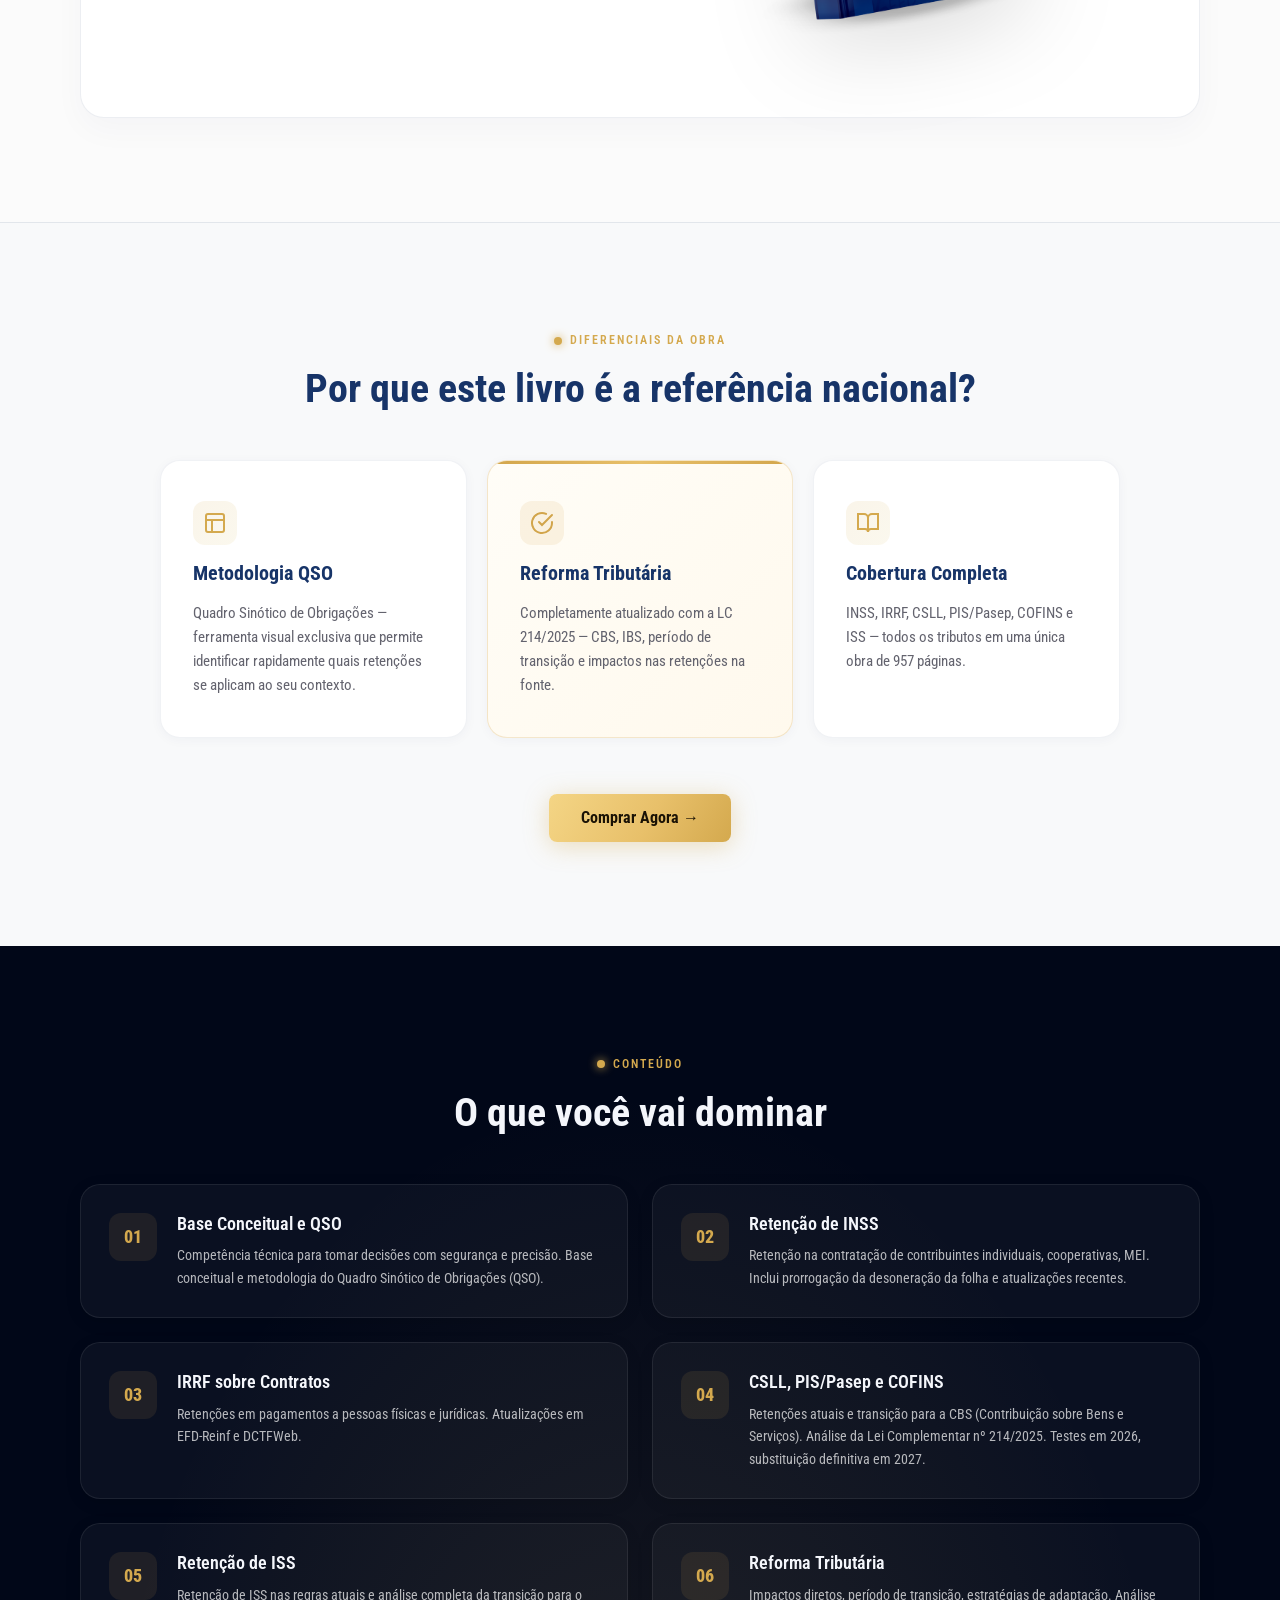
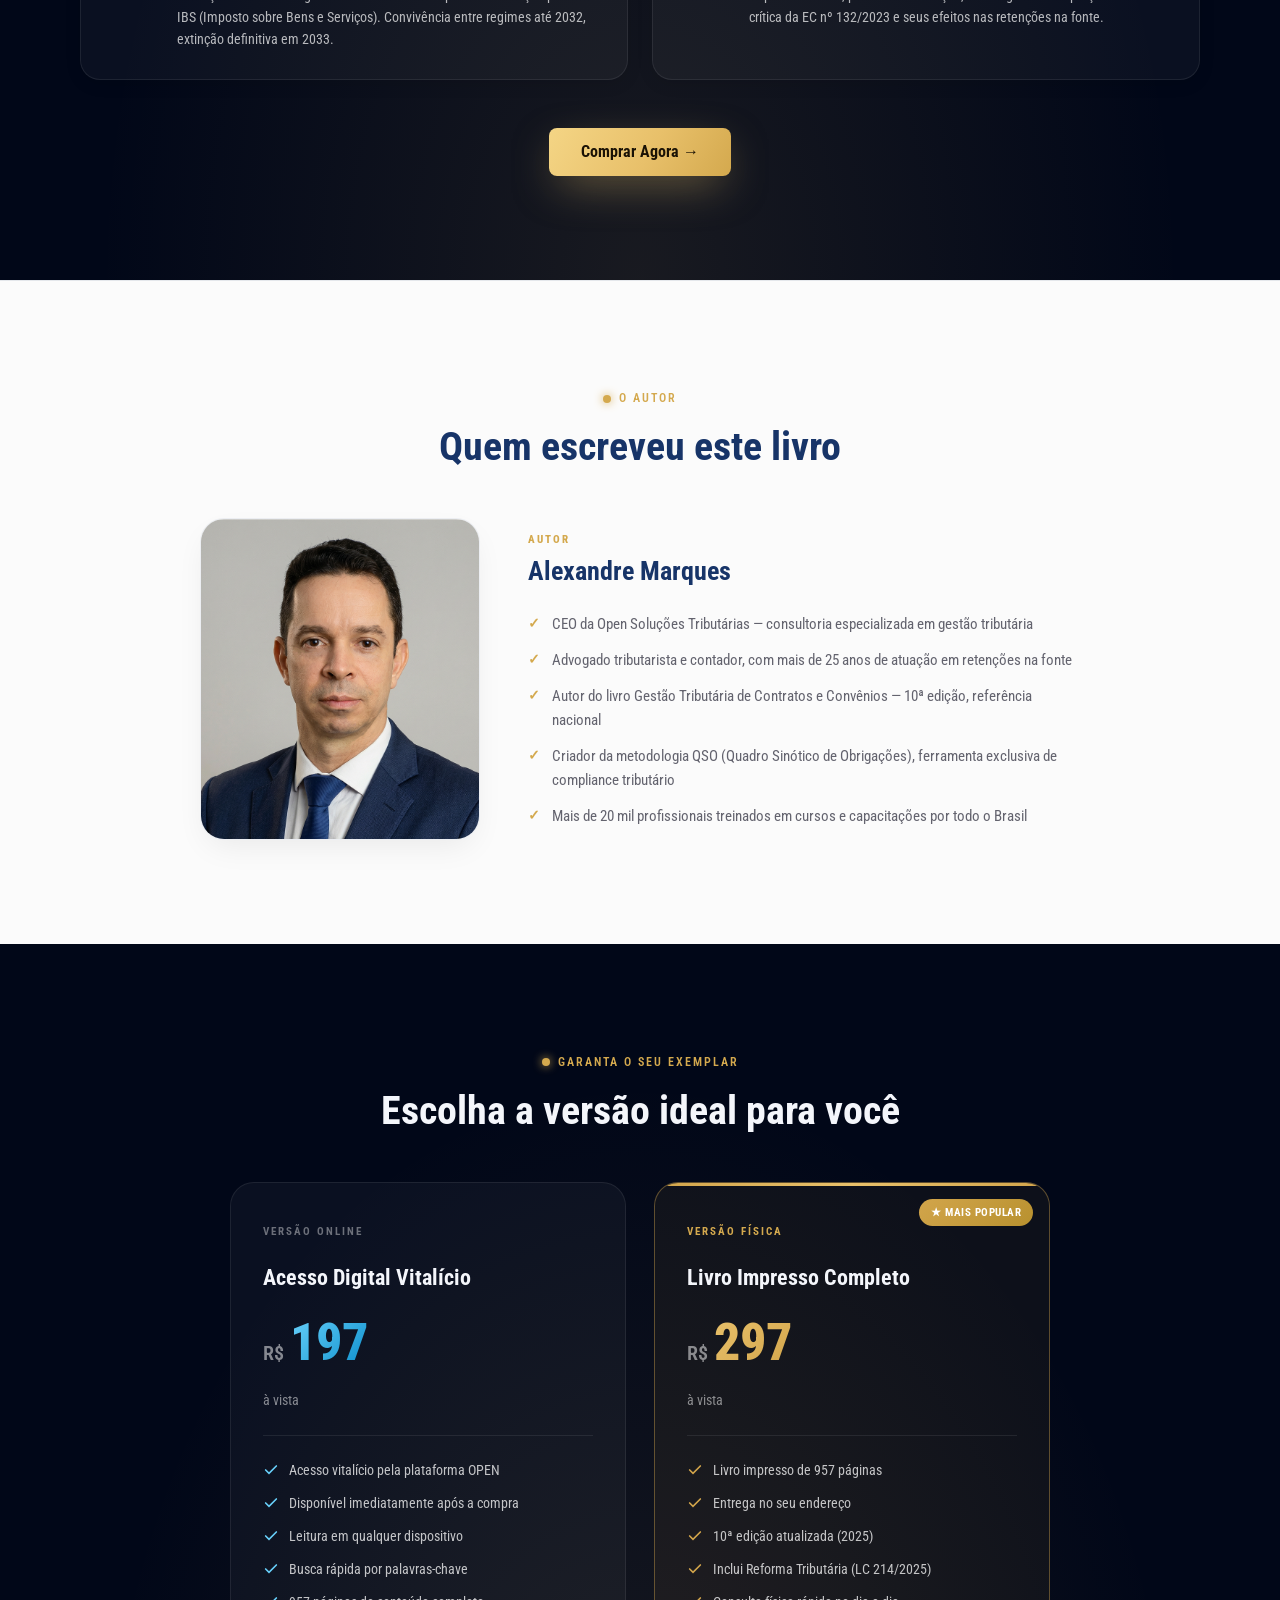
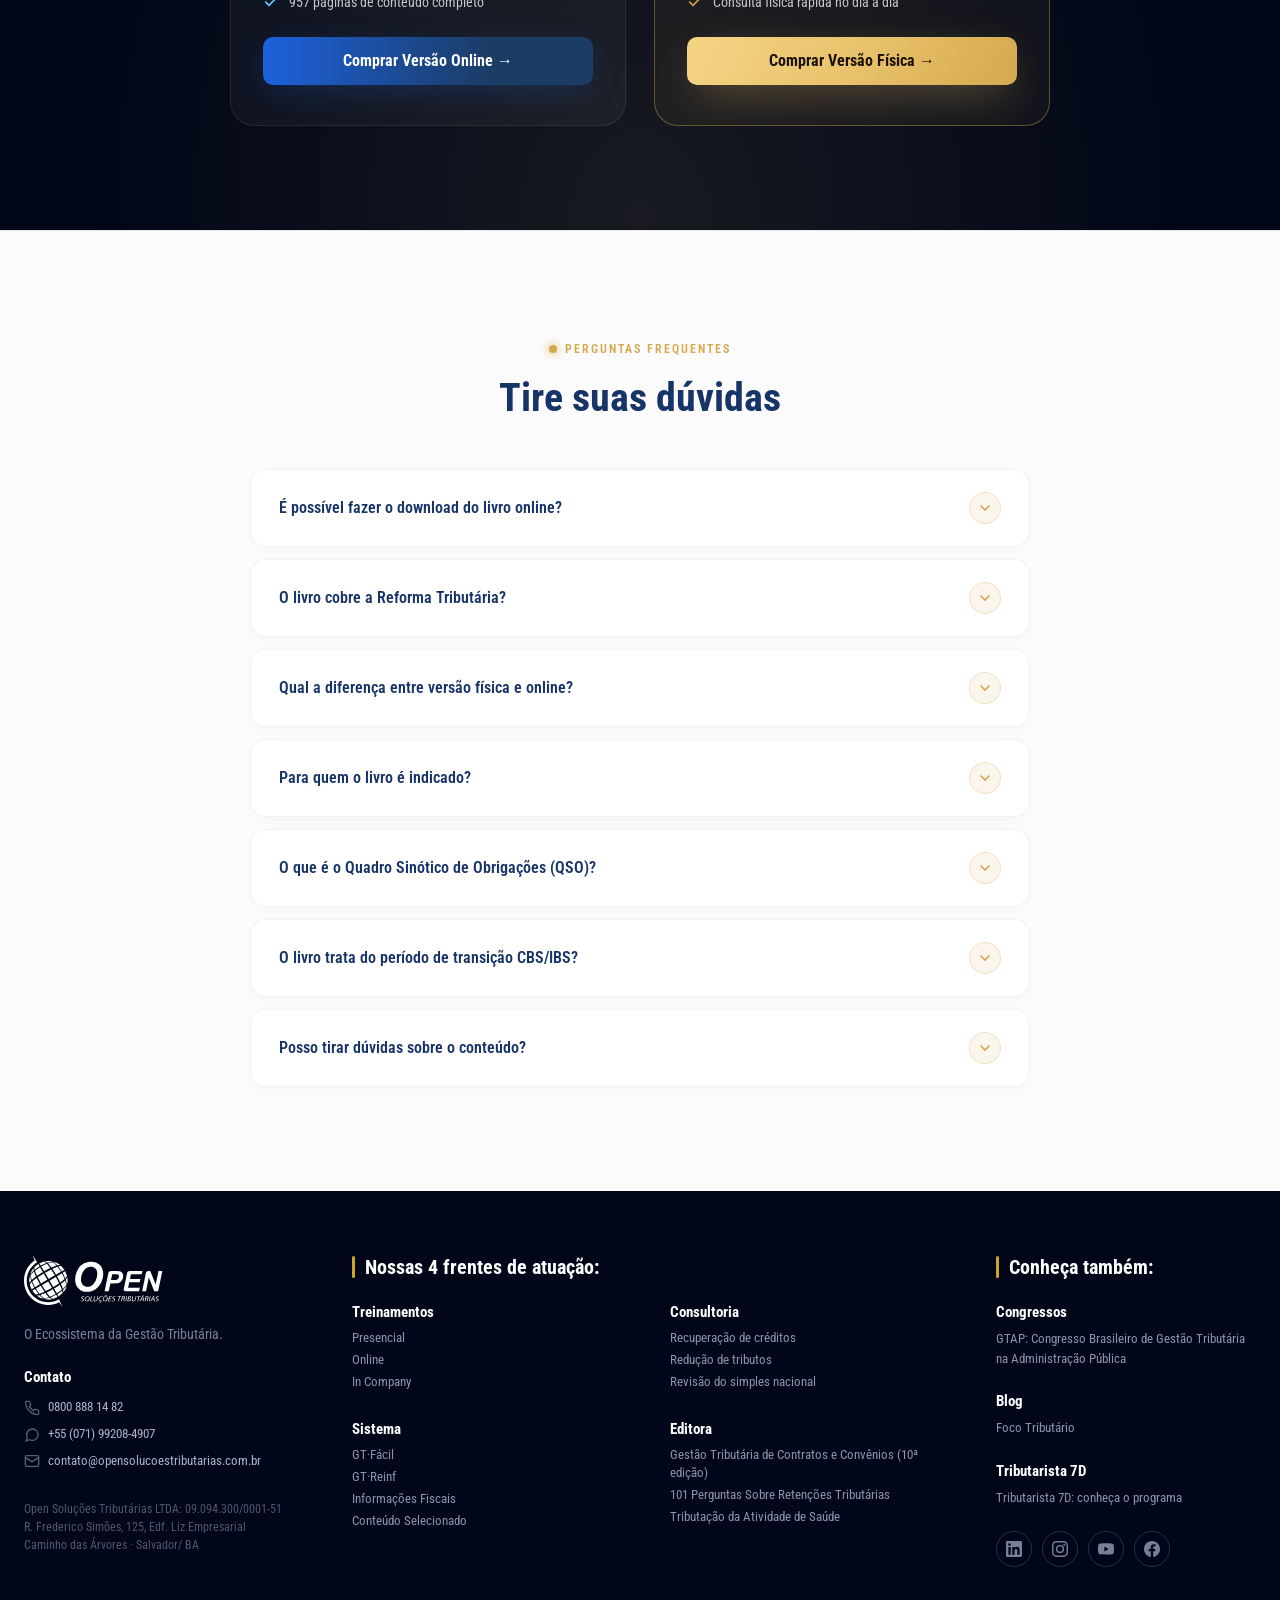
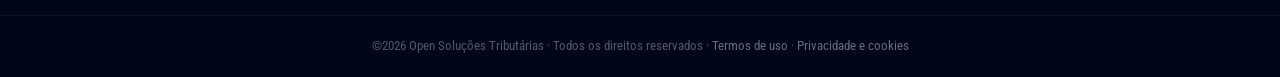
<file: livro/index.html>
<!DOCTYPE html>
<html lang="pt-BR">
<head>
<meta charset="utf-8">
<base href="/livro/">
<meta name="viewport" content="width=device-width, initial-scale=1">
<title>Livro Gestão Tributária de Contratos e Convênios — 10ª Edição | Open Soluções Tributárias</title>
<meta name="description" content="A obra de referência em retenções na fonte no Brasil. 957 páginas atualizadas com a Reforma Tributária (LC 214/2025). INSS, IRRF, CSLL, PIS/Pasep, COFINS e ISS.">
<link rel="stylesheet" href="assets/style.css?v=3">
<link rel="icon" type="image/svg+xml" href="assets/favicon-blue.svg" media="(prefers-color-scheme: light)">
<link rel="icon" type="image/svg+xml" href="assets/favicon-white.svg" media="(prefers-color-scheme: dark)">
<link rel="icon" type="image/svg+xml" href="assets/favicon-blue.svg">
<!-- Google Tag Manager -->
<script>(function(w,d,s,l,i){w[l]=w[l]||[];w[l].push({'gtm.start':
new Date().getTime(),event:'gtm.js'});var f=d.getElementsByTagName(s)[0],
j=d.createElement(s),dl=l!='dataLayer'?'&l='+l:'';j.async=true;j.src=
'https://www.googletagmanager.com/gtm.js?id='+i+dl;f.parentNode.insertBefore(j,f);
})(window,document,'script','dataLayer','GTM-566F4WT');</script>
<!-- Meta Pixel -->
<script>
!function(f,b,e,v,n,t,s)
{if(f.fbq)return;n=f.fbq=function(){n.callMethod?
n.callMethod.apply(n,arguments):n.queue.push(arguments)};
if(!f._fbq)f._fbq=n;n.push=n;n.loaded=!0;n.version='2.0';
n.queue=[];t=b.createElement(e);t.async=!0;
t.src=v;s=b.getElementsByTagName(e)[0];
s.parentNode.insertBefore(t,s)}(window, document,'script',
'https://connect.facebook.net/en_US/fbevents.js');
fbq('init', '549971842334998');
fbq('track', 'PageView');
fbq('track', 'ViewContent', {
  content_name: 'Livro GTCC 10a Edicao',
  content_category: 'Livro'
});
</script>
<noscript><img height="1" width="1" style="display:none" src="https://www.facebook.com/tr?id=549971842334998&ev=PageView&noscript=1"/></noscript>
</head>
<body>
<!-- Google Tag Manager (noscript) -->
<noscript><iframe src="https://www.googletagmanager.com/ns.html?id=GTM-566F4WT"
height="0" width="0" style="display:none;visibility:hidden"></iframe></noscript>

<!-- ============ HEADER ============ -->
<header class="site-header dark-mode" id="siteHeader">
  <div class="header-inner">
    <div class="nav-brand">
      <a href="#topo" class="nav-logo">
        <img src="assets/logo.svg" alt="Open Soluções Tributárias" height="48">
      </a>
      <span class="nav-brand-divider"></span>
      <a href="#topo" class="nav-logo nav-logo-curso">
        <img src="assets/logo-gtcc-clara.svg" alt="Gestão Tributária de Contratos e Convênios" height="44" class="logo-curso-clara">
        <img src="assets/logo-gtcc-escura.svg" alt="Gestão Tributária de Contratos e Convênios" height="44" class="logo-curso-escura">
      </a>
    </div>
    <nav class="nav-links" id="navLinks">
      <a href="#sobre">Sobre o Livro</a>
      <a href="#conteudo">Conteúdo</a>
      <a href="#autor">Autor</a>
      <a href="#faq">Dúvidas</a>
      <a href="#comprar">Comprar</a>
    </nav>
    <a href="#comprar" class="btn-header">Comprar Agora</a>
    <button class="hamburger" id="hamburgerBtn" aria-label="Abrir menu">
      <span></span><span></span><span></span>
    </button>
  </div>
</header>

<!-- Mobile Nav Overlay -->
<div class="mobile-nav-overlay" id="mobileNavOverlay">
  <nav class="mobile-nav-content">
    <a href="#sobre">Sobre o Livro</a>
    <a href="#conteudo">Conteúdo</a>
    <a href="#autor">Autor</a>
    <a href="#faq">Dúvidas</a>
    <a href="#comprar">Comprar</a>
    <a href="#comprar" class="btn-primary mobile-nav-cta">Comprar Agora →</a>
  </nav>
</div>
<main>

<!-- ============ HERO ============ -->
<section id="topo" class="hero-section">
  <div class="container hero-grid">
    <div class="hero-content">
      <div class="eyebrow" data-reveal style="display: flex; align-items: center; gap: 8px; margin-bottom: 24px; color: var(--color-light-cyan); transition-delay: 0.1s;">
        <svg width="14" height="14" viewBox="0 0 24 24" fill="none" stroke="currentColor" stroke-width="2" stroke-linecap="round"><path d="M4 19.5A2.5 2.5 0 0 1 6.5 17H20"/><path d="M6.5 2H20v20H6.5A2.5 2.5 0 0 1 4 19.5v-15A2.5 2.5 0 0 1 6.5 2z"/></svg>
        <span>10ª Edição · 2025</span>
      </div>

      <h1 class="hero-title" data-reveal style="font-weight: 400; transition-delay: 0.2s;">
        <strong style="font-weight: 700; color: #D4A94E;">Gestão Tributária de Contratos e Convênios</strong>
      </h1>

      <p class="text-body hero-subtitle" data-reveal style="color: rgba(255,255,255,0.7); transition-delay: 0.3s;">A obra mais completa sobre retenções na fonte no Brasil, agora atualizada com a Reforma Tributária. Domine INSS, IRRF, CSLL, PIS/Pasep, COFINS e ISS na contratação de pessoas físicas e jurídicas.</p>

      <div class="hero-badges" data-reveal style="transition-delay: 0.4s;">
        <div class="hero-info-item">
          <svg width="14" height="14" viewBox="0 0 24 24" fill="none" stroke="currentColor" stroke-width="2" stroke-linecap="round"><path d="M4 19.5A2.5 2.5 0 0 1 6.5 17H20"/><path d="M6.5 2H20v20H6.5A2.5 2.5 0 0 1 4 19.5v-15A2.5 2.5 0 0 1 6.5 2z"/></svg>
          <span>957 páginas</span>
        </div>
        <div class="hero-info-item">
          <svg width="14" height="14" viewBox="0 0 24 24" fill="none" stroke="currentColor" stroke-width="2" stroke-linecap="round"><path d="M22 11.08V12a10 10 0 1 1-5.93-9.14"/><polyline points="22 4 12 14.01 9 11.01"/></svg>
          <span>Atualizado · LC 214/2025</span>
        </div>
        <div class="hero-info-item">
          <svg width="14" height="14" viewBox="0 0 24 24" fill="none" stroke="currentColor" stroke-width="2" stroke-linecap="round"><rect x="3" y="3" width="18" height="18" rx="2"/><path d="M3 9h18M9 21V9"/></svg>
          <span>Método QSO</span>
        </div>
      </div>

      <div class="hero-cta-duo" data-reveal style="transition-delay: 0.5s;">
        <a href="https://chk.eduzz.com/D0RA363J9Y" target="_blank" rel="noopener" class="btn btn-primary" data-buy-link>Versão Física — R$297 →</a>
        <a href="https://chk.eduzz.com/60EEXY1D03" target="_blank" rel="noopener" class="btn btn-outline" data-buy-link>Versão Online — R$197</a>
      </div>
    </div>

    <div class="hero-image-col hero-book-col" data-reveal style="transition-delay: 0.3s;">
      <img src="assets/gtcc-10.png" alt="Livro Gestão Tributária de Contratos e Convênios — 10ª Edição 2025" width="400" height="580" fetchpriority="high" decoding="async" class="hero-img">
    </div>
  </div>
</section>

<!-- ============ SOBRE O LIVRO ============ -->
<section id="sobre" class="section section-bordered sobre-livro-section" style="background-color: var(--color-bg);">
  <div class="wrap">
    
    <div class="sobre-livro-card" style="background: #fff; border-radius: 24px; padding: 64px 48px; border: 1px solid rgba(15, 45, 90, 0.08); box-shadow: 0 12px 32px rgba(15,45,90,0.03);">
      
      <div class="head" data-reveal style="margin-bottom: 56px;">
        <div class="eyebrow gold"><span class="dot"></span>Sobre o livro</div>
        <h2 class="title" style="color: var(--color-navy-blue);">A referência nacional que transforma sua <span style="color:#D2A54B">segurança tributária</span></h2>
      </div>

      <div class="sobre-livro-grid" style="align-items: center; gap: 48px;">
        <!-- Left: Content Column -->
        <div class="sobre-livro-content" style="gap: 40px; justify-content: center;">
          <p class="sobre-livro-lead" style="font-size: 20px; line-height: 1.7; color: var(--color-navy-blue);">O livro <strong>Gestão Tributária de Contratos e Convênios</strong> é a obra de referência obrigatória para profissionais que lidam com retenções na fonte. Adotado por tribunais de contas, órgãos públicos e escritórios especializados em todo o Brasil.</p>

          <div class="sobre-stats-row" style="margin-top: 16px; max-width: 100%;">
            <div class="sobre-stat-card">
              <div class="sobre-stat-num">957</div>
              <div class="sobre-stat-label">PÁGINAS</div>
            </div>
            <div class="sobre-stat-card">
              <div class="sobre-stat-num">10ª</div>
              <div class="sobre-stat-label">EDIÇÃO</div>
            </div>
            <div class="sobre-stat-card">
              <div class="sobre-stat-num">+20mil</div>
              <div class="sobre-stat-label">EXEMPLARES</div>
            </div>
          </div>
        </div>

        <!-- Right: Visual Column -->
        <div class="sobre-livro-visual" style="display: flex; justify-content: center;">
          <div class="sobre-livro-book-wrap">
            <img src="assets/gtcc-10.png" alt="Livro Gestão Tributária de Contratos e Convênios — 10ª Edição" width="420" height="605" loading="lazy" decoding="async" class="sobre-livro-book-img">
          </div>
        </div>
      </div>
      
    </div>

    <!-- Fim do sobre-livro-card -->
  </div>
</section>

<!-- ============ DIFERENCIAIS ============ -->
<section id="diferenciais" class="section section-bordered" style="background-color: var(--color-bg-alt, #f8f9fa);">
  <div class="wrap">
    <div class="head" data-reveal>
      <div class="eyebrow gold"><span class="dot"></span>Diferenciais da Obra</div>
      <h2 class="title">Por que este livro é a referência nacional?</h2>
    </div>

    <!-- Features Grid -->
    <div class="bento-grid">
      <div class="bento-card" style="padding: 40px 32px;">
        <div class="bento-icon">
          <svg width="24" height="24" viewBox="0 0 24 24" fill="none" stroke="currentColor" stroke-width="2" stroke-linecap="round"><rect x="3" y="3" width="18" height="18" rx="2"/><path d="M3 9h18M9 21V9"/></svg>
        </div>
        <h3 style="margin-bottom: 16px; font-size: 20px;">Metodologia QSO</h3>
        <p style="font-size: 15px; line-height: 1.6; color: var(--color-body-text);">Quadro Sinótico de Obrigações — ferramenta visual exclusiva que permite identificar rapidamente quais retenções se aplicam ao seu contexto.</p>
      </div>

      <div class="bento-card bento-highlight" data-reveal style="padding: 40px 32px;">
        <div class="bento-icon">
          <svg width="24" height="24" viewBox="0 0 24 24" fill="none" stroke="currentColor" stroke-width="2" stroke-linecap="round"><path d="M22 11.08V12a10 10 0 1 1-5.93-9.14"/><polyline points="22 4 12 14.01 9 11.01"/></svg>
        </div>
        <h3 style="margin-bottom: 16px; font-size: 20px;">Reforma Tributária</h3>
        <p style="font-size: 15px; line-height: 1.6; color: var(--color-body-text);">Completamente atualizado com a LC 214/2025 — CBS, IBS, período de transição e impactos nas retenções na fonte.</p>
      </div>

      <div class="bento-card" style="padding: 40px 32px;">
        <div class="bento-icon">
          <svg width="24" height="24" viewBox="0 0 24 24" fill="none" stroke="currentColor" stroke-width="2" stroke-linecap="round"><path d="M2 3h6a4 4 0 0 1 4 4v14a3 3 0 0 0-3-3H2z"/><path d="M22 3h-6a4 4 0 0 0-4 4v14a3 3 0 0 1 3-3h7z"/></svg>
        </div>
        <h3 style="margin-bottom: 16px; font-size: 20px;">Cobertura Completa</h3>
        <p style="font-size: 15px; line-height: 1.6; color: var(--color-body-text);">INSS, IRRF, CSLL, PIS/Pasep, COFINS e ISS — todos os tributos em uma única obra de 957 páginas.</p>
      </div>
    </div>

    <div class="cta-center" data-reveal style="margin-top: 56px;">
      <a href="#comprar" class="btn-primary gold-glow">Comprar Agora →</a>
    </div>
  </div>
</section>

<!-- ============ CONTEÚDO DO LIVRO ============ -->
<section id="conteudo" class="section section-dark">
  <div class="glow-bg"></div>
  <div class="wrap" style="position: relative; z-index: 1;">
    <div class="head" data-reveal>
      <div class="eyebrow gold"><span class="dot"></span>Conteúdo</div>
      <h2 class="title">O que você vai dominar</h2>
    </div>

    <div class="learning-grid">
      <div class="learning-row" data-reveal>
        <div class="learning-number">01</div>
        <div class="learning-content">
          <h3>Base Conceitual e QSO</h3>
          <p>Competência técnica para tomar decisões com segurança e precisão. Base conceitual e metodologia do Quadro Sinótico de Obrigações (QSO).</p>
        </div>
      </div>
      <div class="learning-row" data-reveal data-reveal-delay="1">
        <div class="learning-number">02</div>
        <div class="learning-content">
          <h3>Retenção de INSS</h3>
          <p>Retenção na contratação de contribuintes individuais, cooperativas, MEI. Inclui prorrogação da desoneração da folha e atualizações recentes.</p>
        </div>
      </div>
      <div class="learning-row" data-reveal data-reveal-delay="2">
        <div class="learning-number">03</div>
        <div class="learning-content">
          <h3>IRRF sobre Contratos</h3>
          <p>Retenções em pagamentos a pessoas físicas e jurídicas. Atualizações em EFD-Reinf e DCTFWeb.</p>
        </div>
      </div>
      <div class="learning-row" data-reveal data-reveal-delay="3">
        <div class="learning-number">04</div>
        <div class="learning-content">
          <h3>CSLL, PIS/Pasep e COFINS</h3>
          <p>Retenções atuais e transição para a CBS (Contribuição sobre Bens e Serviços). Análise da Lei Complementar nº 214/2025. Testes em 2026, substituição definitiva em 2027.</p>
        </div>
      </div>
      <div class="learning-row" data-reveal data-reveal-delay="4">
        <div class="learning-number">05</div>
        <div class="learning-content">
          <h3>Retenção de ISS</h3>
          <p>Retenção de ISS nas regras atuais e análise completa da transição para o IBS (Imposto sobre Bens e Serviços). Convivência entre regimes até 2032, extinção definitiva em 2033.</p>
        </div>
      </div>
      <div class="learning-row" data-reveal data-reveal-delay="5">
        <div class="learning-number">06</div>
        <div class="learning-content">
          <h3>Reforma Tributária</h3>
          <p>Impactos diretos, período de transição, estratégias de adaptação. Análise crítica da EC nº 132/2023 e seus efeitos nas retenções na fonte.</p>
        </div>
      </div>
    </div>

    <div class="cta-center" data-reveal>
      <a href="#comprar" class="btn-primary">Comprar Agora →</a>
    </div>
  </div>
</section>

<!-- ============ AUTOR ============ -->
<section id="autor" class="section section-bordered">
  <div class="wrap">
    <div class="head" data-reveal>
      <div class="eyebrow gold"><span class="dot"></span>O autor</div>
      <h2 class="title">Quem escreveu este livro</h2>
    </div>

    <div class="grid-2-prof">
      <div class="prof-card" data-reveal data-reveal-delay="1">
        <div class="prof-photo">
          <img src="assets/alexandre-marques.png" alt="Alexandre Marques — Autor do livro GTCC" width="380" height="380" loading="lazy" decoding="async">
        </div>
        <div class="prof-info">
          <span class="prof-label">Autor</span>
          <h3>Alexandre Marques</h3>
          <ul>
            <li>CEO da Open Soluções Tributárias — consultoria especializada em gestão tributária</li>
            <li>Advogado tributarista e contador, com mais de 25 anos de atuação em retenções na fonte</li>
            <li>Autor do livro Gestão Tributária de Contratos e Convênios — 10ª edição, referência nacional</li>
            <li>Criador da metodologia QSO (Quadro Sinótico de Obrigações), ferramenta exclusiva de compliance tributário</li>
            <li>Mais de 20 mil profissionais treinados em cursos e capacitações por todo o Brasil</li>
          </ul>
        </div>
      </div>
    </div>
  </div>
</section>

<!-- ============ COMPRAR ============ -->
<section id="comprar" class="section section-dark">
  <div class="glow-bg"></div>
  <div class="wrap wrap-z">
    <div class="head" data-reveal>
      <div class="eyebrow gold"><span class="dot"></span>Garanta o seu exemplar</div>
      <h2 class="title" style="color:#F4F6FB">Escolha a versão ideal para você</h2>
    </div>

    <div class="pricing-grid">
      <!-- Card Online -->
      <div class="pricing-card" data-reveal>
        <span class="pricing-format">Versão Online</span>
        <h3>Acesso Digital Vitalício</h3>
        <div class="pricing-price">
          <span class="pricing-currency">R$</span>
          <span class="pricing-value">197</span>
        </div>
        <p class="pricing-label">à vista</p>
        <div class="pricing-divider"></div>
        <ul class="pricing-features">
          <li><svg width="16" height="16" viewBox="0 0 24 24" fill="none" stroke="currentColor" stroke-width="2.5" stroke-linecap="round"><polyline points="20 6 9 17 4 12"/></svg>Acesso vitalício pela plataforma OPEN</li>
          <li><svg width="16" height="16" viewBox="0 0 24 24" fill="none" stroke="currentColor" stroke-width="2.5" stroke-linecap="round"><polyline points="20 6 9 17 4 12"/></svg>Disponível imediatamente após a compra</li>
          <li><svg width="16" height="16" viewBox="0 0 24 24" fill="none" stroke="currentColor" stroke-width="2.5" stroke-linecap="round"><polyline points="20 6 9 17 4 12"/></svg>Leitura em qualquer dispositivo</li>
          <li><svg width="16" height="16" viewBox="0 0 24 24" fill="none" stroke="currentColor" stroke-width="2.5" stroke-linecap="round"><polyline points="20 6 9 17 4 12"/></svg>Busca rápida por palavras-chave</li>
          <li><svg width="16" height="16" viewBox="0 0 24 24" fill="none" stroke="currentColor" stroke-width="2.5" stroke-linecap="round"><polyline points="20 6 9 17 4 12"/></svg>957 páginas de conteúdo completo</li>
        </ul>
        <a href="https://chk.eduzz.com/60EEXY1D03" target="_blank" rel="noopener" class="pricing-cta cta-blue" data-buy-link>Comprar Versão Online →</a>
      </div>

      <!-- Card Físico (highlight) -->
      <div class="pricing-card pricing-highlight" data-reveal data-reveal-delay="1">
        <span class="pricing-tag">★ Mais Popular</span>
        <span class="pricing-format">Versão Física</span>
        <h3>Livro Impresso Completo</h3>
        <div class="pricing-price">
          <span class="pricing-currency">R$</span>
          <span class="pricing-value">297</span>
        </div>
        <p class="pricing-label">à vista</p>
        <div class="pricing-divider"></div>
        <ul class="pricing-features">
          <li><svg width="16" height="16" viewBox="0 0 24 24" fill="none" stroke="currentColor" stroke-width="2.5" stroke-linecap="round"><polyline points="20 6 9 17 4 12"/></svg>Livro impresso de 957 páginas</li>
          <li><svg width="16" height="16" viewBox="0 0 24 24" fill="none" stroke="currentColor" stroke-width="2.5" stroke-linecap="round"><polyline points="20 6 9 17 4 12"/></svg>Entrega no seu endereço</li>
          <li><svg width="16" height="16" viewBox="0 0 24 24" fill="none" stroke="currentColor" stroke-width="2.5" stroke-linecap="round"><polyline points="20 6 9 17 4 12"/></svg>10ª edição atualizada (2025)</li>
          <li><svg width="16" height="16" viewBox="0 0 24 24" fill="none" stroke="currentColor" stroke-width="2.5" stroke-linecap="round"><polyline points="20 6 9 17 4 12"/></svg>Inclui Reforma Tributária (LC 214/2025)</li>
          <li><svg width="16" height="16" viewBox="0 0 24 24" fill="none" stroke="currentColor" stroke-width="2.5" stroke-linecap="round"><polyline points="20 6 9 17 4 12"/></svg>Consulta física rápida no dia a dia</li>
        </ul>
        <a href="https://chk.eduzz.com/D0RA363J9Y" target="_blank" rel="noopener" class="pricing-cta cta-gold" data-buy-link>Comprar Versão Física →</a>
      </div>
    </div>
  </div>
</section>

<!-- ============ FAQ ============ -->
<section id="faq" class="section section-bordered">
  <div class="wrap">
    <div class="head" data-reveal>
      <div class="eyebrow gold"><span class="dot"></span>Perguntas frequentes</div>
      <h2 class="title">Tire suas dúvidas</h2>
    </div>
    <div class="faq-list">

      <div class="faq-item" data-reveal data-reveal-delay="1">
        <button class="faq-question">É possível fazer o download do livro online?
          <span class="faq-icon"><svg width="16" height="16" viewBox="0 0 24 24" fill="none" stroke="currentColor" stroke-width="2.5" stroke-linecap="round"><polyline points="6 9 12 15 18 9"/></svg></span>
        </button>
        <div class="faq-answer"><div class="faq-answer-inner">Não. O acesso online é exclusivamente pela plataforma OPEN, mas é vitalício — você pode ler quantas vezes quiser, de qualquer dispositivo com acesso à internet.</div></div>
      </div>

      <div class="faq-item" data-reveal data-reveal-delay="2">
        <button class="faq-question">O livro cobre a Reforma Tributária?
          <span class="faq-icon"><svg width="16" height="16" viewBox="0 0 24 24" fill="none" stroke="currentColor" stroke-width="2.5" stroke-linecap="round"><polyline points="6 9 12 15 18 9"/></svg></span>
        </button>
        <div class="faq-answer"><div class="faq-answer-inner">Sim. A 10ª edição está completamente atualizada com a Reforma Tributária, incluindo análise detalhada da Lei Complementar nº 214/2025, CBS, IBS e todo o período de transição.</div></div>
      </div>

      <div class="faq-item" data-reveal data-reveal-delay="3">
        <button class="faq-question">Qual a diferença entre versão física e online?
          <span class="faq-icon"><svg width="16" height="16" viewBox="0 0 24 24" fill="none" stroke="currentColor" stroke-width="2.5" stroke-linecap="round"><polyline points="6 9 12 15 18 9"/></svg></span>
        </button>
        <div class="faq-answer"><div class="faq-answer-inner">Versão física (R$ 297): Livro impresso de 957 páginas entregue no seu endereço. Versão online (R$ 197): Acesso vitalício pela plataforma OPEN, disponível imediatamente após a compra, com leitura em qualquer dispositivo.</div></div>
      </div>

      <div class="faq-item" data-reveal data-reveal-delay="4">
        <button class="faq-question">Para quem o livro é indicado?
          <span class="faq-icon"><svg width="16" height="16" viewBox="0 0 24 24" fill="none" stroke="currentColor" stroke-width="2.5" stroke-linecap="round"><polyline points="6 9 12 15 18 9"/></svg></span>
        </button>
        <div class="faq-answer"><div class="faq-answer-inner">O livro é essencial para profissionais de RH, Fiscal, Financeiro, Jurídico, Auditoria, Compras e qualquer área que lide com contratação de terceiros — tanto no setor público quanto no privado.</div></div>
      </div>

      <div class="faq-item" data-reveal data-reveal-delay="5">
        <button class="faq-question">O que é o Quadro Sinótico de Obrigações (QSO)?
          <span class="faq-icon"><svg width="16" height="16" viewBox="0 0 24 24" fill="none" stroke="currentColor" stroke-width="2.5" stroke-linecap="round"><polyline points="6 9 12 15 18 9"/></svg></span>
        </button>
        <div class="faq-answer"><div class="faq-answer-inner">É uma metodologia visual exclusiva que permite identificar rapidamente quais retenções se aplicam ao seu contexto, conforme a natureza jurídica da entidade contratante e contratada. Economiza horas de pesquisa e elimina riscos de autuação.</div></div>
      </div>

      <div class="faq-item" data-reveal data-reveal-delay="6">
        <button class="faq-question">O livro trata do período de transição CBS/IBS?
          <span class="faq-icon"><svg width="16" height="16" viewBox="0 0 24 24" fill="none" stroke="currentColor" stroke-width="2.5" stroke-linecap="round"><polyline points="6 9 12 15 18 9"/></svg></span>
        </button>
        <div class="faq-answer"><div class="faq-answer-inner">Sim. Análise completa da transição para CBS (testes em 2026, substituição em 2027) e IBS (2026-2033), incluindo convivência entre regimes e extinção gradual de PIS/Cofins, ISS e ICMS.</div></div>
      </div>

      <div class="faq-item" data-reveal data-reveal-delay="7">
        <button class="faq-question">Posso tirar dúvidas sobre o conteúdo?
          <span class="faq-icon"><svg width="16" height="16" viewBox="0 0 24 24" fill="none" stroke="currentColor" stroke-width="2.5" stroke-linecap="round"><polyline points="6 9 12 15 18 9"/></svg></span>
        </button>
        <div class="faq-answer"><div class="faq-answer-inner">O livro é extremamente didático e auto-suficiente. Para dúvidas técnicas específicas, a Open Soluções Tributárias oferece consultoria especializada e cursos complementares.</div></div>
      </div>

    </div>
  </div>
</section>


</main>

<!-- ============ FOOTER ============ -->
<footer class="site-footer">
    <div class="footer-main">

      <!-- Col 1: Brand & Contact -->
      <div class="footer-brand-col">
        <a href="https://opensolucoestributarias.com.br" class="footer-logo" target="_blank" rel="noopener">
          <img src="assets/logo.svg" alt="Open Soluções Tributárias" height="52">
        </a>
        <p class="footer-slogan">O Ecossistema da Gestão Tributária.</p>

        <div>
          <p class="footer-contact-title">Contato</p>
          <ul class="footer-contact-list">
            <li>
              <svg class="footer-contact-icon" viewBox="0 0 24 24" fill="none" stroke="currentColor" stroke-width="2"><path d="M22 16.92v3a2 2 0 01-2.18 2 19.79 19.79 0 01-8.63-3.07 19.5 19.5 0 01-6-6A19.79 19.79 0 012.12 4.18 2 2 0 014.11 2h3a2 2 0 012 1.72c.127.96.361 1.903.7 2.81a2 2 0 01-.45 2.11L8.09 9.91a16 16 0 006 6l1.27-1.27a2 2 0 012.11-.45c.907.339 1.85.573 2.81.7A2 2 0 0122 16.92z"/></svg>
              <a href="tel:08008881482">0800 888 14 82</a>
            </li>
            <li>
              <svg class="footer-contact-icon" viewBox="0 0 24 24" fill="none" stroke="currentColor" stroke-width="2"><path d="M21 11.5a8.38 8.38 0 01-.9 3.8 8.5 8.5 0 01-7.6 4.7 8.38 8.38 0 01-3.8-.9L3 21l1.9-5.7a8.38 8.38 0 01-.9-3.8 8.5 8.5 0 014.7-7.6 8.38 8.38 0 013.8-.9h.5a8.48 8.48 0 018 8v.5z"/></svg>
              <a href="https://wa.me/5571992084907" target="_blank" rel="noopener">+55 (071) 99208-4907</a>
            </li>
            <li>
              <svg class="footer-contact-icon" viewBox="0 0 24 24" fill="none" stroke="currentColor" stroke-width="2"><rect x="2" y="4" width="20" height="16" rx="2"/><polyline points="22,7 12,13 2,7"/></svg>
              <a href="mailto:contato@opensolucoestributarias.com.br">contato@opensolucoestributarias.com.br</a>
            </li>
          </ul>
        </div>

        <div class="footer-legal">
          Open Soluções Tributárias LTDA: 09.094.300/0001-51<br>
          R. Frederico Simões, 125, Edf. Liz Empresarial<br>
          Caminho das Árvores · Salvador/ BA
        </div>
      </div>

      <!-- Col 2: Services -->
      <div class="footer-services-col">
        <h3 class="footer-col-heading">Nossas 4 frentes de atuação:</h3>
        <div class="footer-services-grid">
          <div class="footer-service-group">
            <h4><a href="https://opentreinamentos.com.br" target="_blank" rel="noopener" style="color: inherit; text-decoration: none;">Treinamentos</a></h4>
            <ul>
              <li><a href="https://opentreinamentos.com.br" target="_blank" rel="noopener" style="color: inherit; text-decoration: none;">Presencial</a></li>
              <li><a href="https://opentreinamentos.com.br" target="_blank" rel="noopener" style="color: inherit; text-decoration: none;">Online</a></li>
              <li><a href="https://opentreinamentos.com.br/treinamentos-in-company/" target="_blank" rel="noopener" style="color: inherit; text-decoration: none;">In Company</a></li>
            </ul>
          </div>
          <div class="footer-service-group">
            <h4><a href="https://openconsultoriatributaria.com.br" target="_blank" rel="noopener" style="color: inherit; text-decoration: none;">Consultoria</a></h4>
            <ul>
              <li><a href="https://openconsultoriatributaria.com.br" target="_blank" rel="noopener" style="color: inherit; text-decoration: none;">Recuperação de créditos</a></li>
              <li><a href="https://openconsultoriatributaria.com.br" target="_blank" rel="noopener" style="color: inherit; text-decoration: none;">Redução de tributos</a></li>
              <li><a href="https://openconsultoriatributaria.com.br" target="_blank" rel="noopener" style="color: inherit; text-decoration: none;">Revisão do simples nacional</a></li>
            </ul>
          </div>
          <div class="footer-service-group">
            <h4><a href="https://www.gestaotributaria.com.br" target="_blank" rel="noopener" style="color: inherit; text-decoration: none;">Sistema</a></h4>
            <ul>
              <li><a href="https://www.gestaotributaria.com.br/gt-facil" target="_blank" rel="noopener" style="color: inherit; text-decoration: none;">GT·Fácil</a></li>
              <li><a href="https://www.gestaotributaria.com.br/gt-reinf" target="_blank" rel="noopener" style="color: inherit; text-decoration: none;">GT·Reinf</a></li>
              <li><a href="https://www.gestaotributaria.com.br/informacoes-fiscais" target="_blank" rel="noopener" style="color: inherit; text-decoration: none;">Informações Fiscais</a></li>
              <li><a href="https://www.gestaotributaria.com.br/conteudo-selecionado" target="_blank" rel="noopener" style="color: inherit; text-decoration: none;">Conteúdo Selecionado</a></li>
            </ul>
          </div>
          <div class="footer-service-group">
            <h4><a href="https://opentreinamentos.com.br/livros/" target="_blank" rel="noopener" style="color: inherit; text-decoration: none;">Editora</a></h4>
            <ul>
              <li><a href="https://opentreinamentos.com.br/livros/livro-gestao-tributaria-de-contratos-e-convenios-10a-edicao/" target="_blank" rel="noopener" style="color: inherit; text-decoration: none;">Gestão Tributária de Contratos e Convênios (10ª edição)</a></li>
              <li><a href="https://opentreinamentos.com.br/livros/101-perguntas-sobre-retencoes-tributarias/" target="_blank" rel="noopener" style="color: inherit; text-decoration: none;">101 Perguntas Sobre Retenções Tributárias</a></li>
              <li><a href="https://opentreinamentos.com.br/livros/" target="_blank" rel="noopener" style="color: inherit; text-decoration: none;">Tributação da Atividade de Saúde</a></li>
            </ul>
          </div>
        </div>
      </div>

      <!-- Col 3: Also -->
      <div class="footer-also-col">
        <h3 class="footer-col-heading">Conheça também:</h3>
        <div class="footer-also-group">
          <h4><a href="https://www.gtap.com.br" target="_blank" rel="noopener" style="color: inherit; text-decoration: none;">Congressos</a></h4>
          <p><a href="https://www.gtap.com.br" target="_blank" rel="noopener" style="color: inherit; text-decoration: none;">GTAP: Congresso Brasileiro de Gestão Tributária na Administração Pública</a></p>
        </div>
        <div class="footer-also-group">
          <h4><a href="https://focotributario.com.br" target="_blank" rel="noopener" style="color: inherit; text-decoration: none;">Blog</a></h4>
          <p><a href="https://focotributario.com.br" target="_blank" rel="noopener" style="color: inherit; text-decoration: none;">Foco Tributário</a></p>
        </div>

        <div class="footer-also-group">
          <h4><a href="https://tributarista7d.com.br/" target="_blank" rel="noopener" style="color: inherit; text-decoration: none;">Tributarista 7D</a></h4>
          <p><a href="https://tributarista7d.com.br/" target="_blank" rel="noopener" style="color: inherit; text-decoration: none;">Tributarista 7D: conheça o programa</a></p>
        </div>
        <div class="footer-social">
          <a href="https://www.linkedin.com/in/alexandremarques-open/" target="_blank" rel="noopener" aria-label="LinkedIn">
            <svg width="16" height="16" viewBox="0 0 24 24" fill="currentColor"><path d="M20.447 20.452h-3.554v-5.569c0-1.328-.027-3.037-1.852-3.037-1.853 0-2.136 1.445-2.136 2.939v5.667H9.351V9h3.414v1.561h.046c.477-.9 1.637-1.85 3.37-1.85 3.601 0 4.267 2.37 4.267 5.455v6.286zM5.337 7.433a2.062 2.062 0 01-2.063-2.065 2.064 2.064 0 112.063 2.065zm1.782 13.019H3.555V9h3.564v11.452zM22.225 0H1.771C.792 0 0 .774 0 1.729v20.542C0 23.227.792 24 1.771 24h20.451C23.2 24 24 23.227 24 22.271V1.729C24 .774 23.2 0 22.222 0h.003z"/></svg>
          </a>
          <a href="https://www.instagram.com/foco.tributario/" target="_blank" rel="noopener" aria-label="Instagram">
            <svg width="16" height="16" viewBox="0 0 24 24" fill="currentColor"><path d="M12 2.163c3.204 0 3.584.012 4.85.07 3.252.148 4.771 1.691 4.919 4.919.058 1.265.069 1.645.069 4.849 0 3.205-.012 3.584-.069 4.849-.149 3.225-1.664 4.771-4.919 4.919-1.266.058-1.644.07-4.85.07-3.204 0-3.584-.012-4.849-.07-3.26-.149-4.771-1.699-4.919-4.92-.058-1.265-.07-1.644-.07-4.849 0-3.204.013-3.583.07-4.849.149-3.227 1.664-4.771 4.919-4.919 1.266-.057 1.645-.069 4.849-.069zM12 0C8.741 0 8.333.014 7.053.072 2.695.272.273 2.69.073 7.052.014 8.333 0 8.741 0 12c0 3.259.014 3.668.072 4.948.2 4.358 2.618 6.78 6.98 6.98C8.333 23.986 8.741 24 12 24c3.259 0 3.668-.014 4.948-.072 4.354-.2 6.782-2.618 6.979-6.98.059-1.28.073-1.689.073-4.948 0-3.259-.014-3.667-.072-4.947-.196-4.354-2.617-6.78-6.979-6.98C15.668.014 15.259 0 12 0zm0 5.838a6.162 6.162 0 100 12.324 6.162 6.162 0 000-12.324zM12 16a4 4 0 110-8 4 4 0 010 8zm6.406-11.845a1.44 1.44 0 100 2.881 1.44 1.44 0 000-2.881z"/></svg>
          </a>
          <a href="https://www.youtube.com/@FocoTributario" target="_blank" rel="noopener" aria-label="YouTube">
            <svg width="16" height="16" viewBox="0 0 24 24" fill="currentColor"><path d="M23.498 6.186a3.016 3.016 0 00-2.122-2.136C19.505 3.545 12 3.545 12 3.545s-7.505 0-9.377.505A3.017 3.017 0 00.502 6.186C0 8.07 0 12 0 12s0 3.93.502 5.814a3.016 3.016 0 002.122 2.136c1.871.505 9.376.505 9.376.505s7.505 0 9.377-.505a3.015 3.015 0 002.122-2.136C24 15.93 24 12 24 12s0-3.93-.502-5.814zM9.545 15.568V8.432L15.818 12l-6.273 3.568z"/></svg>
          </a>
          <a href="https://web.facebook.com/focotributarioopen/" target="_blank" rel="noopener" aria-label="Facebook">
            <svg width="16" height="16" viewBox="0 0 24 24" fill="currentColor"><path d="M24 12.073c0-6.627-5.373-12-12-12s-12 5.373-12 12c0 5.99 4.388 10.954 10.125 11.854v-8.385H7.078v-3.47h3.047V9.43c0-3.007 1.792-4.669 4.533-4.669 1.312 0 2.686.235 2.686.235v2.953H15.83c-1.491 0-1.956.925-1.956 1.874v2.25h3.328l-.532 3.47h-2.796v8.385C19.612 23.027 24 18.062 24 12.073z"/></svg>
          </a>
        </div>
      </div>

    </div>

    <!-- Bottom copyright bar -->
    <div class="footer-bottom">
      ©2026 Open Soluções Tributárias · Todos os direitos reservados · <a href="#">Termos de uso</a> · <a href="#">Privacidade e cookies</a>
    </div>
  </footer>

<!-- ============ SCRIPTS ============ -->
<script>
(function(){
  /* ── Header scroll ── */
  var header = document.getElementById('siteHeader');
  if (header) {
    var darkSections = document.querySelectorAll('.hero-section, .theme-dark, .section-dark, .section-depoimentos-v2, .section-destino, .site-footer');
    var ticking = false;

    window.addEventListener('scroll', function() {
      if (!ticking) {
        window.requestAnimationFrame(function() {
          var currentScrollY = window.scrollY;
          
          // Estado scrolled (muda o background e as sombras)
          header.classList.toggle('scrolled', currentScrollY > 60);

          // Verifica se o header está sobrepondo uma seção escura
          var headerCenterY = 54;
          var isOverDark = false;
          
          darkSections.forEach(function(sec) {
            var rect = sec.getBoundingClientRect();
            if (headerCenterY >= rect.top && headerCenterY <= rect.bottom) {
              isOverDark = true;
            }
          });
          
          header.classList.toggle('dark-mode', isOverDark);
          ticking = false;
        });
        ticking = true;
      }
    }, { passive: true });
    
    // Disparar uma vez no load
    window.dispatchEvent(new Event('scroll'));
  }

  /* ── Hamburger ── */
  const hamburger = document.getElementById('hamburgerBtn');
  const overlay = document.getElementById('mobileNavOverlay');
  if(hamburger && overlay){
    hamburger.addEventListener('click', function(){
      const isOpen = overlay.classList.toggle('is-open');
      hamburger.classList.toggle('is-active');
      document.body.style.overflow = isOpen ? 'hidden' : '';
    });
    overlay.querySelectorAll('a').forEach(function(link){
      link.addEventListener('click', function(){
        overlay.classList.remove('is-open');
        hamburger.classList.remove('is-active');
        document.body.style.overflow = '';
      });
    });
  }

  /* ── FAQ accordion ── */
  document.querySelectorAll('.faq-question').forEach(function(btn){
    btn.addEventListener('click', function(){
      const item = this.closest('.faq-item');
      const answer = item.querySelector('.faq-answer');
      const isOpen = item.classList.contains('open');
      document.querySelectorAll('.faq-item.open').forEach(function(openItem){
        openItem.classList.remove('open');
        openItem.querySelector('.faq-answer').style.maxHeight = null;
      });
      if(!isOpen){
        item.classList.add('open');
        answer.style.maxHeight = answer.scrollHeight + 'px';
      }
    });
  });

  /* ── Scroll reveal (with stagger support) ── */
  if('IntersectionObserver' in window){
    const observer = new IntersectionObserver(function(entries){
      entries.forEach(function(entry){
        if(entry.isIntersecting){
          const delay = entry.target.dataset.revealDelay;
          if (delay !== undefined) {
            entry.target.style.transitionDelay = (parseInt(delay) * 120) + 'ms';
          }
          entry.target.classList.add('is-in');
          observer.unobserve(entry.target);
        }
      });
    }, {threshold:0.12, rootMargin:'0px 0px -40px 0px'});
    document.querySelectorAll('[data-reveal]').forEach(function(el){
      observer.observe(el);
    });
  } else {
    document.querySelectorAll('[data-reveal]').forEach(function(el){
      el.classList.add('is-in');
    });
  }

  /* ── Smooth scroll for anchor links ── */
  document.querySelectorAll('a[href^="#"]').forEach(function(a){
    a.addEventListener('click', function(e){
      const target = document.querySelector(this.getAttribute('href'));
      if(target){
        e.preventDefault();
        const headerH = header ? header.offsetHeight : 0;
        const top = target.getBoundingClientRect().top + window.pageYOffset - headerH - 16;
        window.scrollTo({top: top, behavior:'smooth'});
      }
    });
  });

  /* ── Meta Pixel: InitiateCheckout on buy links ── */
  document.querySelectorAll('[data-buy-link]').forEach(function(link){
    link.addEventListener('click', function(){
      if(typeof fbq === 'function'){
        fbq('track', 'InitiateCheckout', {
          content_name: 'Livro GTCC 10a Edicao',
          content_category: 'Livro',
          value: this.href.includes('D0RA363J9Y') ? 297.00 : 197.00,
          currency: 'BRL'
        });
      }
    });
  });

  /* ── UTM capture ── */
  (function(){
    var params = new URLSearchParams(window.location.search);
    ['utm_source','utm_medium','utm_campaign','utm_content','utm_term'].forEach(function(key){
      var val = params.get(key);
      if(val) sessionStorage.setItem(key, val);
    });
  })();
})();
</script>
</body>
</html>
</file>
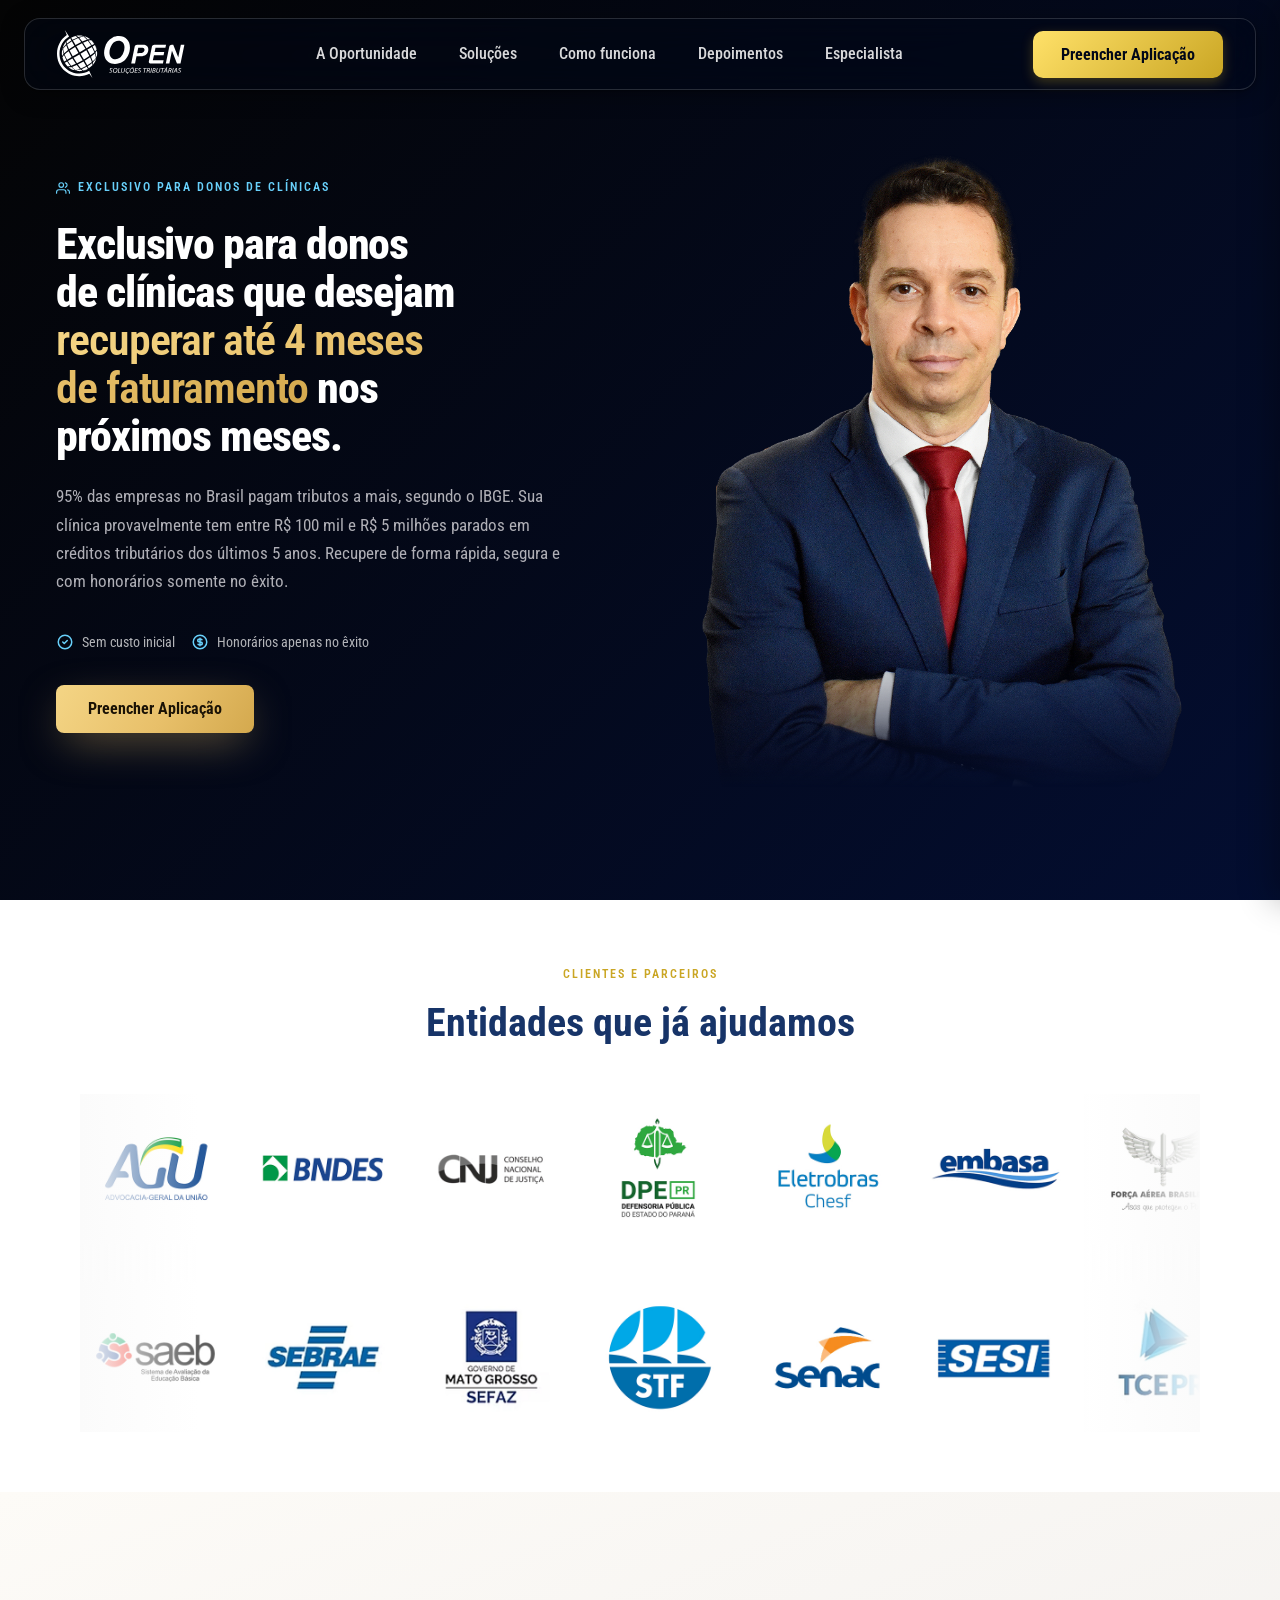
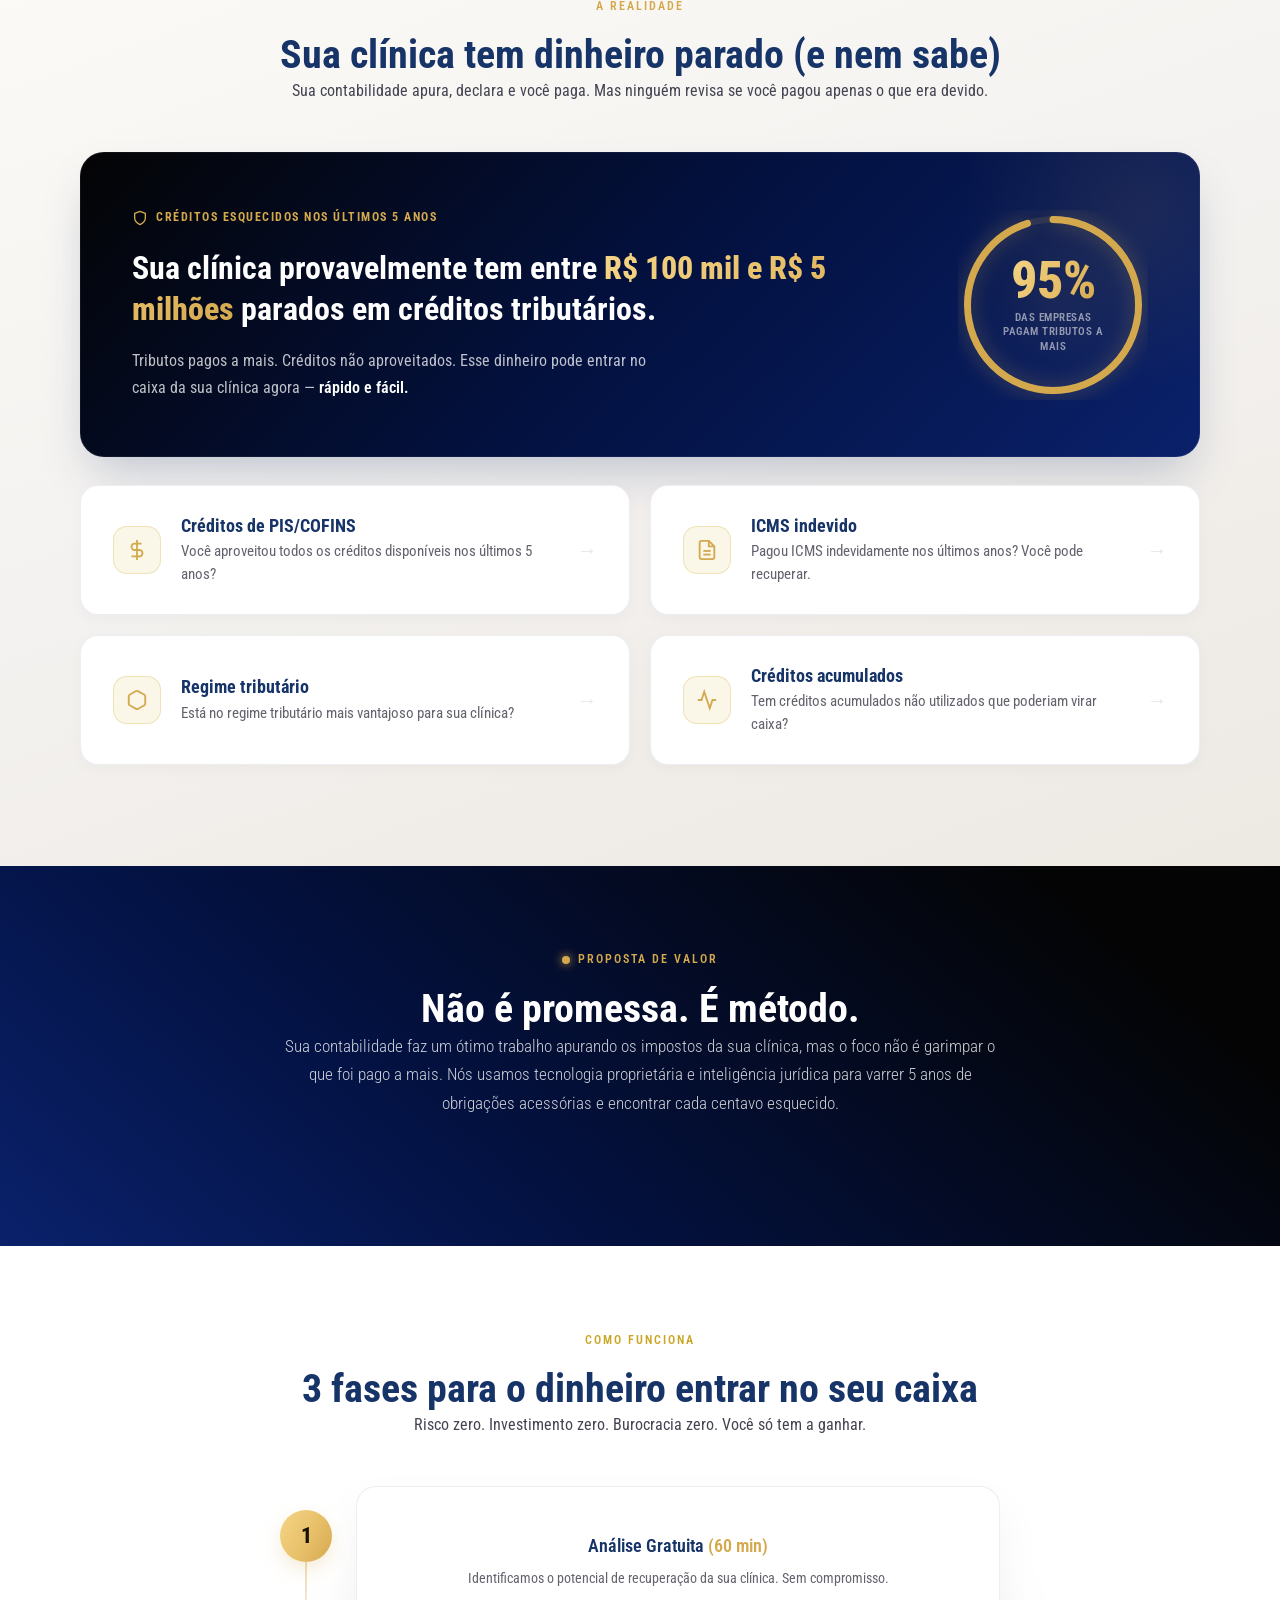
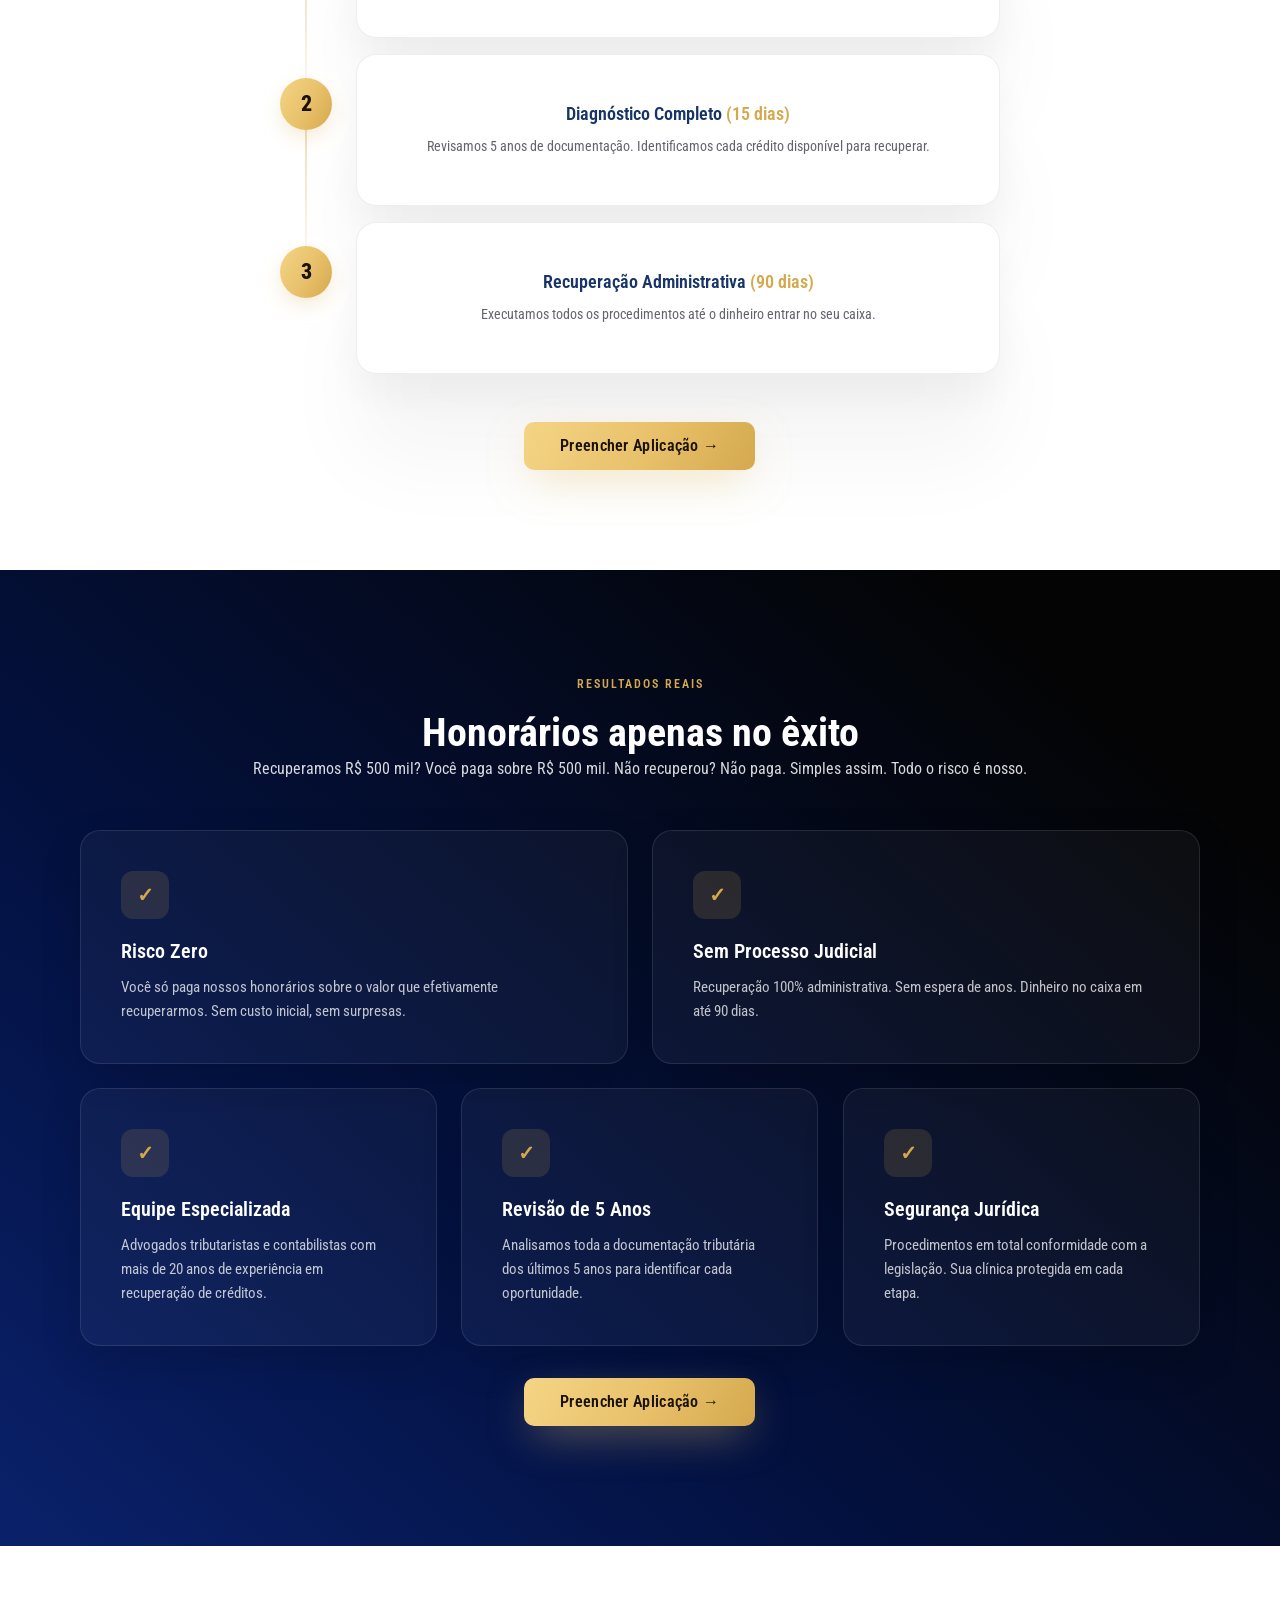
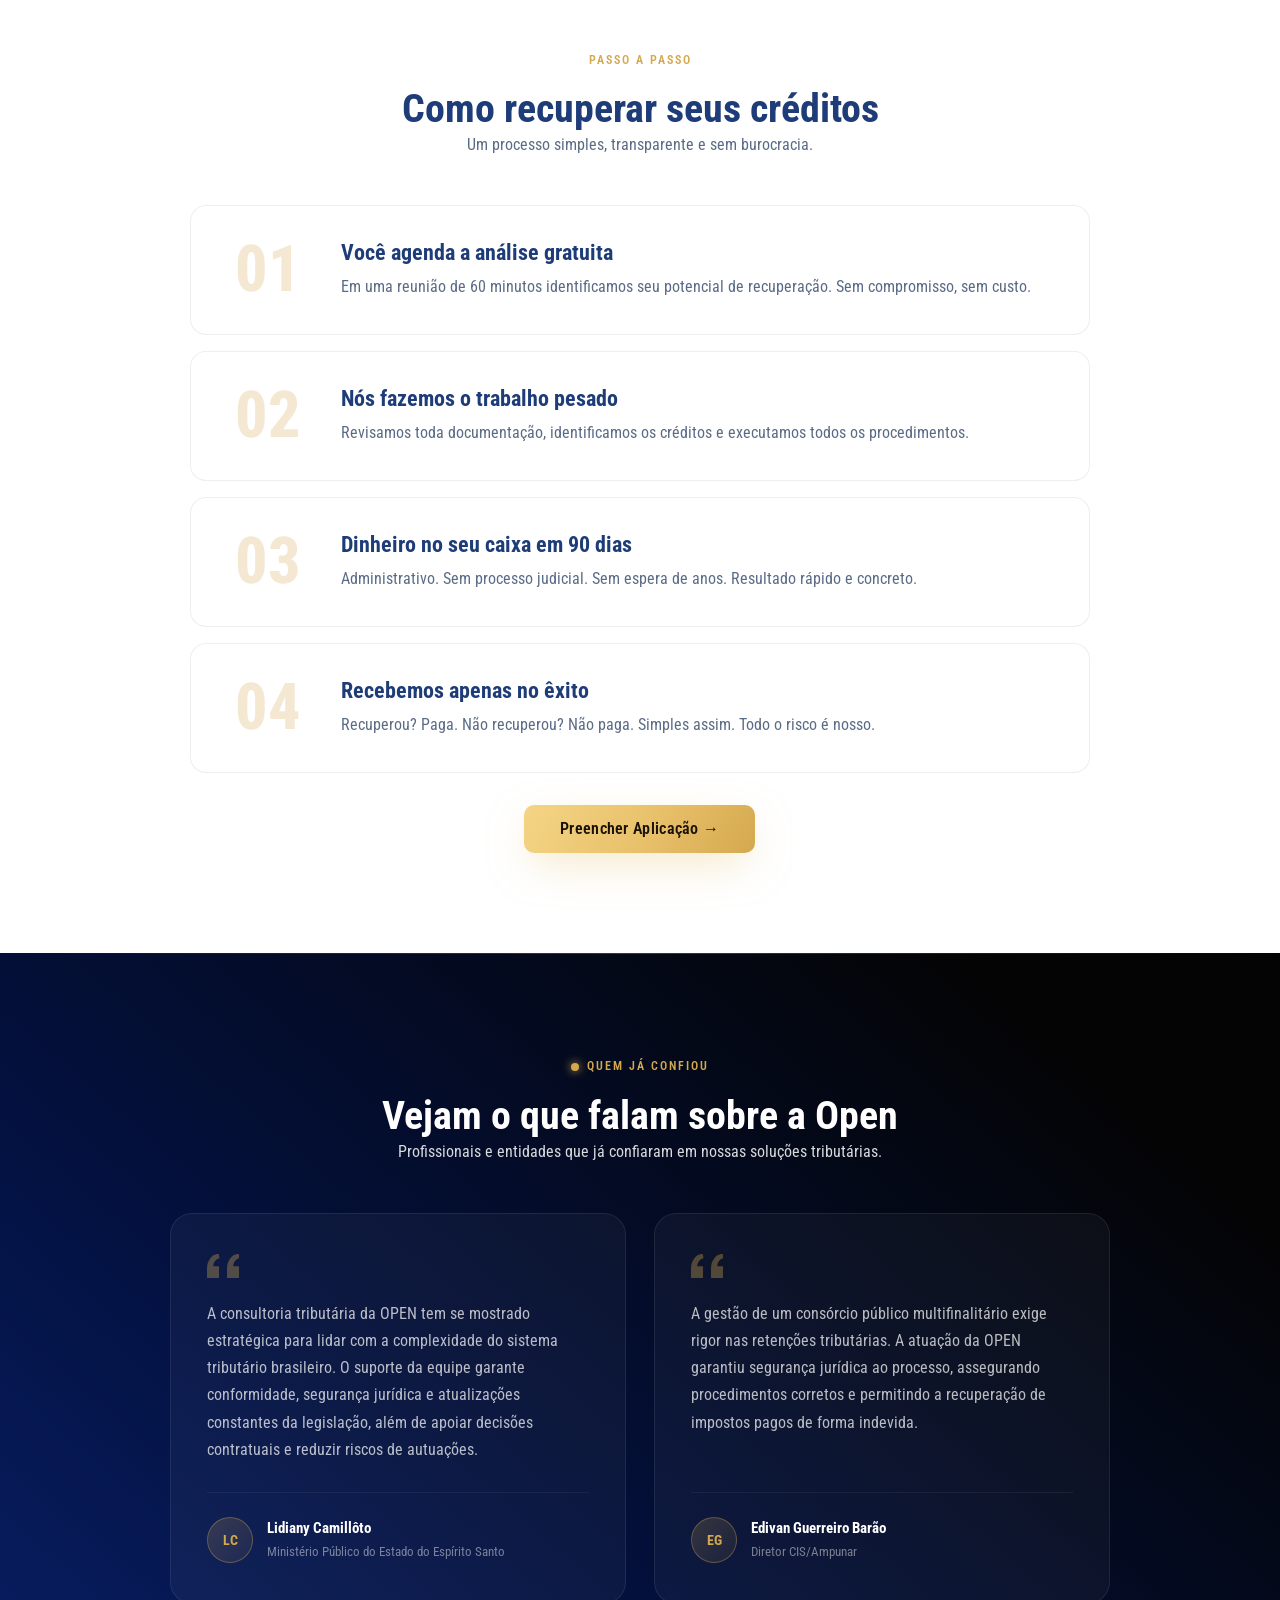
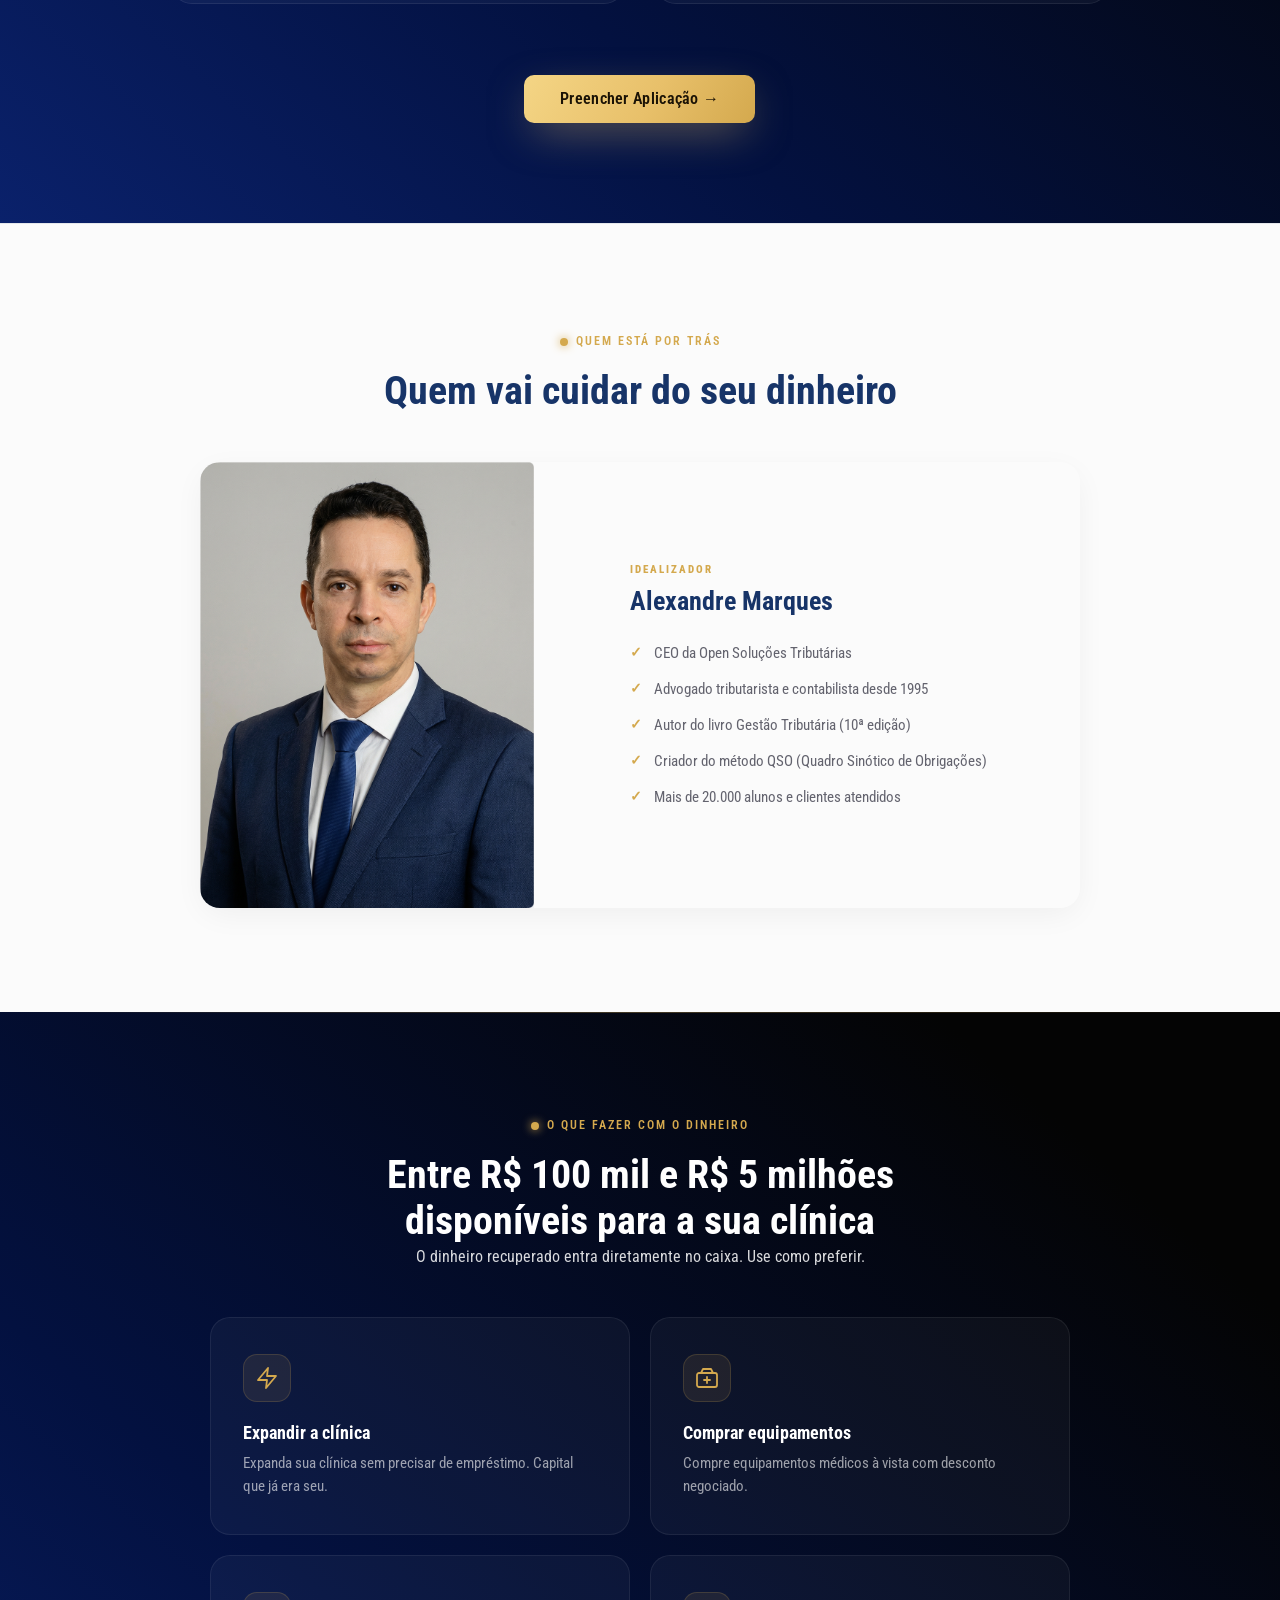
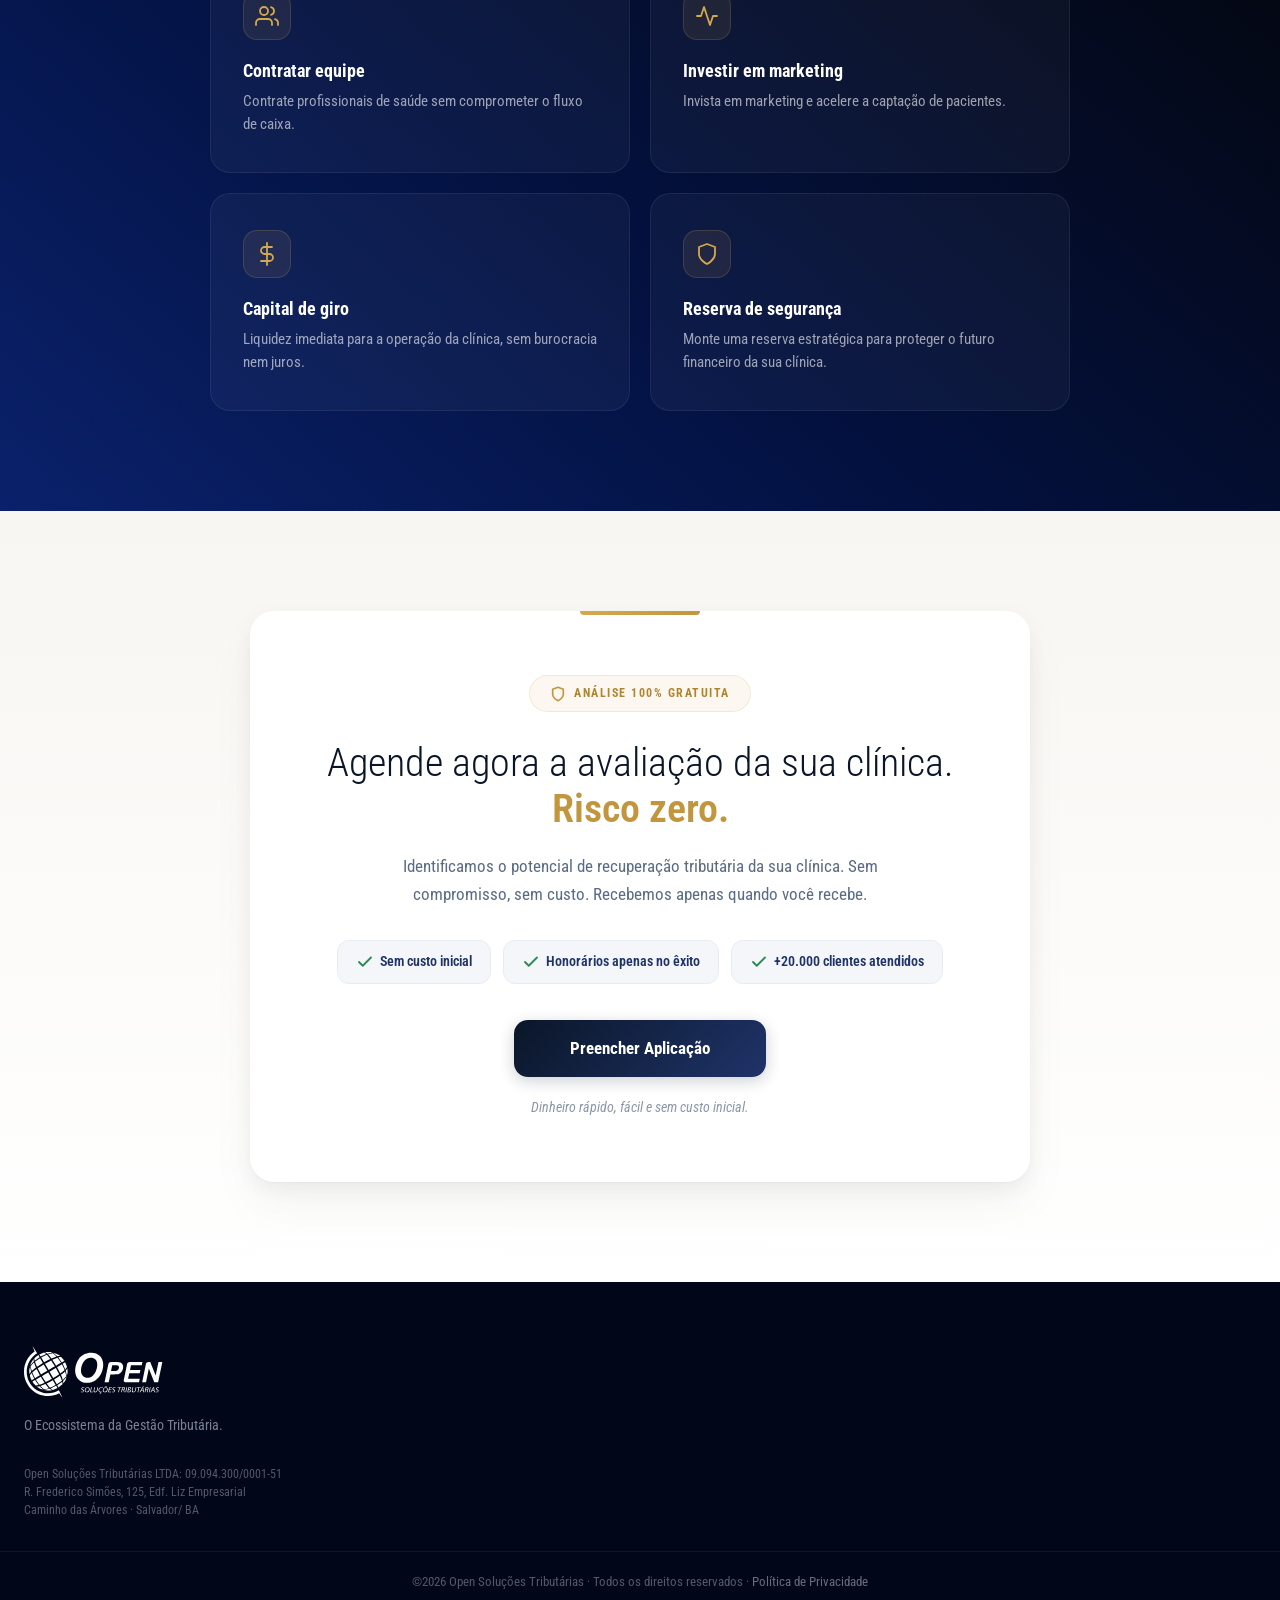
<file: consultoria/clinicas/index.html>
<!DOCTYPE html>
<html lang="pt-BR">
<head>
  <meta charset="UTF-8">
  <base href="/consultoria/clinicas/">
  <meta name="viewport" content="width=device-width, initial-scale=1.0">
  <title>Consultoria para Clínicas — Recupere até 4 Meses de Faturamento | Open Soluções</title>
  
  <link rel="preconnect" href="https://fonts.googleapis.com">
  <link rel="preconnect" href="https://fonts.gstatic.com" crossorigin>
  <link href="https://fonts.googleapis.com/css2?family=Roboto+Condensed:wght@300;400;600;700;800&display=swap" rel="stylesheet">
  
  <link rel="stylesheet" href="assets/style.css?v=2026-11-25-7">
  
  <!-- SEO -->
  <meta name="description" content="Exclusivo para donos de clínicas que desejam recuperar até 4 meses de faturamento. Análise gratuita, risco zero, honorários apenas no êxito.">
  
  <!-- Favicon (light/dark mode) -->
  <link rel="icon" type="image/svg+xml" href="assets/favicon-blue.svg" media="(prefers-color-scheme: light)">
  <link rel="icon" type="image/svg+xml" href="assets/favicon-white.svg" media="(prefers-color-scheme: dark)">
  <link rel="icon" type="image/svg+xml" href="assets/favicon-blue.svg">

  <!-- Open Graph -->
  <meta property="og:type" content="website">
  <meta property="og:title" content="Recuperação Tributária para Clínicas Médicas — Open Soluções">
  <meta property="og:description" content="Sua clínica provavelmente pagou tributos a mais nos últimos 5 anos. Recupere até 4 meses de faturamento sem risco.">
  <meta property="og:url" content="https://opensolucoestributarias.com.br/consultoria/clinicas/">
  <meta property="og:image" content="https://opensolucoestributarias.com.br/consultoria/clinicas/assets/alexandre-hero.png">
  <meta property="og:locale" content="pt_BR">

  <!-- Twitter Card -->
  <meta name="twitter:card" content="summary_large_image">
  <meta name="twitter:title" content="Recuperação Tributária para Clínicas Médicas — Open Soluções">
  <meta name="twitter:description" content="Exclusivo para donos de clínicas. Recupere até 4 meses de faturamento com honorários somente no êxito.">

  <!-- Google Tag Manager -->
  <script>(function(w,d,s,l,i){w[l]=w[l]||[];w[l].push({'gtm.start':
  new Date().getTime(),event:'gtm.js'});var f=d.getElementsByTagName(s)[0],
  j=d.createElement(s),dl=l!='dataLayer'?'&l='+l:'';j.async=true;j.src=
  'https://www.googletagmanager.com/gtm.js?id='+i+dl;f.parentNode.insertBefore(j,f);
  })(window,document,'script','dataLayer','GTM-566F4WT');</script>
  <!-- End Google Tag Manager -->

  <!-- Meta Pixel -->
  <script>
  !function(f,b,e,v,n,t,s)
  {if(f.fbq)return;n=f.fbq=function(){n.callMethod?
  n.callMethod.apply(n,arguments):n.queue.push(arguments)};
  if(!f._fbq)f._fbq=n;n.push=n;n.loaded=!0;n.version='2.0';
  n.queue=[];t=b.createElement(e);t.async=!0;
  t.src=v;s=b.getElementsByTagName(e)[0];
  s.parentNode.insertBefore(t,s)}(window, document,'script',
  'https://connect.facebook.net/en_US/fbevents.js');
  fbq('init', '549971842334998');
  fbq('track', 'PageView');
  fbq('track', 'ViewContent', {
    content_name: 'Consultoria Clinicas',
    content_category: 'Consultoria'
  });
  </script>
  <noscript><img height="1" width="1" style="display:none" src="https://www.facebook.com/tr?id=549971842334998&ev=PageView&noscript=1"/></noscript>
  <!-- End Meta Pixel -->
</head>
<body class="theme-light">
  <!-- Google Tag Manager (noscript) -->
  <noscript><iframe src="https://www.googletagmanager.com/ns.html?id=GTM-566F4WT"
  height="0" width="0" style="display:none;visibility:hidden"></iframe></noscript>
  <!-- End Google Tag Manager (noscript) -->

  <!-- === HEADER === -->
  <header class="site-header dark-mode" id="siteHeader">
    <div class="header-inner">
      <div class="nav-brand">
        <a href="#" class="nav-logo">
          <img src="assets/logo.svg" alt="Open Soluções Tributárias" height="48">
        </a>

      </div>
      <nav class="nav-links">
        <a href="#dinheiro-parado">A Oportunidade</a>
        <a href="#resultados">Soluções</a>
        <a href="#como-funciona">Como funciona</a>
        <a href="#depoimentos">Depoimentos</a>
        <a href="#idealizador">Especialista</a>
      </nav>
      <div class="nav-actions">
        <button type="button" data-open-modal class="btn-header">Preencher Aplicação</button>
        <button class="hamburger-btn" id="hamburgerBtn" onclick="toggleMobileNav()" aria-label="Menu">
          <span></span><span></span><span></span>
        </button>
      </div>
    </div>
  </header>

  <!-- Mobile Nav Drawer -->
  <div class="mobile-nav-overlay" id="mobileNavOverlay" onclick="closeMobileNav()"></div>
  <nav class="mobile-nav-drawer" id="mobileNavDrawer">
    <a href="#dinheiro-parado" onclick="closeMobileNav()">A Oportunidade</a>
    <a href="#resultados" onclick="closeMobileNav()">Soluções</a>
    <a href="#como-funciona" onclick="closeMobileNav()">Como funciona</a>
    <a href="#depoimentos" onclick="closeMobileNav()">Depoimentos</a>
    <a href="#idealizador" onclick="closeMobileNav()">Especialista</a>
    <button type="button" data-open-modal class="btn-primary mobile-nav-cta">Preencher Aplicação</button>
  </nav>

  <main>
    <!-- === HERO SECTION === -->
    <section class="section hero-section theme-dark">
      <div class="wrap hero-grid">
        <div class="hero-content" data-reveal>
          <div class="eyebrow" style="display: flex; align-items: center; gap: 8px; margin-bottom: 24px; color: var(--color-light-cyan);">
            <svg width="14" height="14" viewBox="0 0 24 24" fill="none" stroke="currentColor" stroke-width="2" stroke-linecap="round"><path d="M17 21v-2a4 4 0 00-4-4H5a4 4 0 00-4 4v2"/><circle cx="9" cy="7" r="4"/><path d="M23 21v-2a4 4 0 00-3-3.87M16 3.13a4 4 0 010 7.75"/></svg>
            <span>Exclusivo para donos de clínicas</span>
          </div>
          <h1 class="hero-title">
            Exclusivo para donos de clínicas que desejam <strong class="text-gradient-amarelo">recuperar até 4 meses de faturamento</strong> nos próximos meses.
          </h1>
          <p class="text-body hero-subtitle">
            95% das empresas no Brasil pagam tributos a mais, segundo o IBGE. Sua clínica provavelmente tem entre R$ 100 mil e R$ 5 milhões parados em créditos tributários dos últimos 5 anos. Recupere de forma rápida, segura e com honorários somente no êxito.
          </p>
          <div class="hero-badges">
            <div class="hero-info-item">
              <svg width="18" height="18" viewBox="0 0 24 24" fill="none" stroke="currentColor" stroke-width="2"><path stroke-linecap="round" stroke-linejoin="round" d="M9 12l2 2 4-4m6 2a9 9 0 11-18 0 9 9 0 0118 0z"></path></svg>
              <span>Sem custo inicial</span>
            </div>
            <div class="hero-info-item">
              <svg width="18" height="18" viewBox="0 0 24 24" fill="none" stroke="currentColor" stroke-width="2"><path stroke-linecap="round" stroke-linejoin="round" d="M12 8c-1.657 0-3 .895-3 2s1.343 2 3 2 3 .895 3 2-1.343 2-3 2m0-8c1.11 0 2.08.402 2.599 1M12 8V7m0 1v8m0 0v1m0-1c-1.11 0-2.08-.402-2.599-1M21 12a9 9 0 11-18 0 9 9 0 0118 0z"></path></svg>
              <span>Honorários apenas no êxito</span>
            </div>
          </div>
          <div class="hero-cta">
            <button type="button" data-open-modal class="btn btn-primary hero-cta-btn">Preencher Aplicação</button>
          </div>
        </div>
        <div class="hero-image-col" data-reveal>
          <img src="assets/alexandre-hero.png" alt="Alexandre Marques — Open Soluções Tributárias" class="hero-img">
        </div>
      </div>
    </section>

    <!-- === LOGOS === -->
    <section class="section logo-carousel-section section-logos">
      <div class="wrap">
        <div class="head center" data-reveal>
          <span class="eyebrow">CLIENTES E PARCEIROS</span>
          <h2 class="title">Entidades que já ajudamos</h2>
        </div>
        <div class="logo-carousel-wrap" data-reveal>
          <div class="logo-carousel-fade-left"></div>
          <div class="logo-carousel-fade-right"></div>
          <div class="logo-carousel-track">
            <div class="logo-carousel-inner">
              <img src="assets/empresas/AGU.jpg" alt="AGU" loading="lazy"> <img src="assets/empresas/BNDS.jpg" alt="BNDS" loading="lazy"> <img src="assets/empresas/CNJ.jpg" alt="CNJ" loading="lazy"> <img src="assets/empresas/dpe-pr.jpg" alt="DPE PR" loading="lazy"> <img src="assets/empresas/Eletrobras.jpg" alt="Eletrobras" loading="lazy"> <img src="assets/empresas/Embasa.jpg" alt="Embasa" loading="lazy"> <img src="assets/empresas/forca-aerea-brasileira.jpg" alt="Força Aérea Brasileira" loading="lazy"> <img src="assets/empresas/governo-estado-ba.jpg" alt="Governo do estado BA" loading="lazy"> <img src="assets/empresas/IFBA.jpg" alt="IFBA" loading="lazy"> <img src="assets/empresas/IFES.jpg" alt="IFES" loading="lazy"> <img src="assets/empresas/IFGO.jpg" alt="IFGO" loading="lazy"> <img src="assets/empresas/IFSP.jpg" alt="IFSP" loading="lazy"> <img src="assets/empresas/MPSE.jpg" alt="MPSE" loading="lazy"> <img src="assets/empresas/ministerio-publico-ba.jpg" alt="Ministerio Publico BA" loading="lazy"> <img src="assets/empresas/pge-rj.jpg" alt="PGE - RJ" loading="lazy">
              <!-- DUPLICATE -->
              <img src="assets/empresas/AGU.jpg" alt="AGU" loading="lazy"> <img src="assets/empresas/BNDS.jpg" alt="BNDS" loading="lazy"> <img src="assets/empresas/CNJ.jpg" alt="CNJ" loading="lazy"> <img src="assets/empresas/dpe-pr.jpg" alt="DPE PR" loading="lazy"> <img src="assets/empresas/Eletrobras.jpg" alt="Eletrobras" loading="lazy"> <img src="assets/empresas/Embasa.jpg" alt="Embasa" loading="lazy"> <img src="assets/empresas/forca-aerea-brasileira.jpg" alt="Força Aérea Brasileira" loading="lazy"> <img src="assets/empresas/governo-estado-ba.jpg" alt="Governo do estado BA" loading="lazy"> <img src="assets/empresas/IFBA.jpg" alt="IFBA" loading="lazy"> <img src="assets/empresas/IFES.jpg" alt="IFES" loading="lazy"> <img src="assets/empresas/IFGO.jpg" alt="IFGO" loading="lazy"> <img src="assets/empresas/IFSP.jpg" alt="IFSP" loading="lazy"> <img src="assets/empresas/MPSE.jpg" alt="MPSE" loading="lazy"> <img src="assets/empresas/ministerio-publico-ba.jpg" alt="Ministerio Publico BA" loading="lazy"> <img src="assets/empresas/pge-rj.jpg" alt="PGE - RJ" loading="lazy">
            </div>
          </div>
          <div class="logo-carousel-track">
            <div class="logo-carousel-inner reverse">
              <img src="assets/empresas/SAEB.jpg" alt="SAEB" loading="lazy"> <img src="assets/empresas/SEBRAE.jpg" alt="SEBRAE" loading="lazy"> <img src="assets/empresas/sefaz-mt.jpg" alt="SEFAZ MT" loading="lazy"> <img src="assets/empresas/STF.jpg" alt="STF" loading="lazy"> <img src="assets/empresas/Senac.jpg" alt="Senac" loading="lazy"> <img src="assets/empresas/Sesi.jpg" alt="Sesi" loading="lazy"> <img src="assets/empresas/TCEPR.jpg" alt="TCEPR" loading="lazy"> <img src="assets/empresas/TCU.jpg" alt="TCU" loading="lazy"> <img src="assets/empresas/TJPR.jpg" alt="TJPR" loading="lazy"> <img src="assets/empresas/TRE-ES.jpg" alt="TRE-ES" loading="lazy"> <img src="assets/empresas/TRF2.jpg" alt="TRF2" loading="lazy"> <img src="assets/empresas/trt-ceara.jpg" alt="TRT ceara" loading="lazy"> <img src="assets/empresas/TSE.jpg" alt="TSE" loading="lazy"> <img src="assets/empresas/UESC.jpg" alt="UESC" loading="lazy"> <img src="assets/empresas/inema.jpg" alt="inema" loading="lazy">
              <!-- DUPLICATE -->
              <img src="assets/empresas/SAEB.jpg" alt="SAEB" loading="lazy"> <img src="assets/empresas/SEBRAE.jpg" alt="SEBRAE" loading="lazy"> <img src="assets/empresas/sefaz-mt.jpg" alt="SEFAZ MT" loading="lazy"> <img src="assets/empresas/STF.jpg" alt="STF" loading="lazy"> <img src="assets/empresas/Senac.jpg" alt="Senac" loading="lazy"> <img src="assets/empresas/Sesi.jpg" alt="Sesi" loading="lazy"> <img src="assets/empresas/TCEPR.jpg" alt="TCEPR" loading="lazy"> <img src="assets/empresas/TCU.jpg" alt="TCU" loading="lazy"> <img src="assets/empresas/TJPR.jpg" alt="TJPR" loading="lazy"> <img src="assets/empresas/TRE-ES.jpg" alt="TRE-ES" loading="lazy"> <img src="assets/empresas/TRF2.jpg" alt="TRF2" loading="lazy"> <img src="assets/empresas/trt-ceara.jpg" alt="TRT ceara" loading="lazy"> <img src="assets/empresas/TSE.jpg" alt="TSE" loading="lazy"> <img src="assets/empresas/UESC.jpg" alt="UESC" loading="lazy"> <img src="assets/empresas/inema.jpg" alt="inema" loading="lazy">
            </div>
          </div>
        </div>
      </div>
    </section>

    <!-- === DINHEIRO PARADO (Premium Bento) === -->
    <section class="section section-dinheiro-parado" id="dinheiro-parado">
      <div class="wrap">
        <div class="head center" data-reveal>
          <span class="eyebrow gold">A REALIDADE</span>
          <h2 class="title">Sua clínica tem dinheiro parado (e nem sabe)</h2>
          <p class="sub">Sua contabilidade apura, declara e você paga. Mas ninguém revisa se você pagou apenas o que era devido.</p>
        </div>

        <!-- Hero Statement Card -->
        <div class="dp-hero-card" data-reveal>
          <div class="dp-shimmer"></div>
          <div class="dp-hero-content">
            <div class="dp-hero-badge">
              <svg width="16" height="16" viewBox="0 0 24 24" fill="none" stroke="currentColor" stroke-width="2"><path d="M12 22s8-4 8-10V5l-8-3-8 3v7c0 6 8 10 8 10z" stroke-linejoin="round" stroke-linecap="round"/></svg>
              Créditos esquecidos nos últimos 5 anos
            </div>
            <h3 class="dp-hero-title">
              Sua clínica provavelmente tem entre
              <span class="dp-value">R$ 100 mil e R$ 5 milhões</span>
              parados em créditos tributários.
            </h3>
            <p class="dp-hero-desc">Tributos pagos a mais. Créditos não aproveitados. Esse dinheiro pode entrar no caixa da sua clínica agora — <strong>rápido e fácil.</strong></p>
          </div>
          <div class="dp-hero-visual">
            <div class="dp-stat-ring">
              <svg class="dp-ring-svg" viewBox="0 0 120 120">
                <circle class="dp-ring-track" cx="60" cy="60" r="54" fill="none" stroke="rgba(212,169,78,0.12)" stroke-width="4"/>
                <circle class="dp-ring-fill" cx="60" cy="60" r="54" fill="none" stroke="#D4A94E" stroke-width="4.5" stroke-linecap="round"/>
              </svg>
              <div class="dp-stat-inner">
                <span class="dp-stat-number" data-count-to="95">0%</span>
                <span class="dp-stat-label">das empresas pagam tributos a mais</span>
              </div>
            </div>
          </div>
        </div>

        <!-- Question Cards Grid -->
        <div class="dp-questions-grid">
          <div class="dp-question-card" data-reveal data-reveal-delay="0">
            <div class="dp-q-icon">
              <svg width="22" height="22" viewBox="0 0 24 24" fill="none" stroke="currentColor" stroke-width="2"><path d="M12 1v22M17 5H9.5a3.5 3.5 0 000 7h5a3.5 3.5 0 010 7H6"/></svg>
            </div>
            <div class="dp-q-content">
              <h4>Créditos de PIS/COFINS</h4>
              <p>Você aproveitou todos os créditos disponíveis nos últimos 5 anos?</p>
            </div>
            <div class="dp-q-arrow">→</div>
          </div>

          <div class="dp-question-card" data-reveal data-reveal-delay="1">
            <div class="dp-q-icon">
              <svg width="22" height="22" viewBox="0 0 24 24" fill="none" stroke="currentColor" stroke-width="2"><path d="M14 2H6a2 2 0 00-2 2v16a2 2 0 002 2h12a2 2 0 002-2V8z"/><polyline points="14 2 14 8 20 8"/><line x1="16" y1="13" x2="8" y2="13"/><line x1="16" y1="17" x2="8" y2="17"/></svg>
            </div>
            <div class="dp-q-content">
              <h4>ICMS indevido</h4>
              <p>Pagou ICMS indevidamente nos últimos anos? Você pode recuperar.</p>
            </div>
            <div class="dp-q-arrow">→</div>
          </div>

          <div class="dp-question-card" data-reveal data-reveal-delay="2">
            <div class="dp-q-icon">
              <svg width="22" height="22" viewBox="0 0 24 24" fill="none" stroke="currentColor" stroke-width="2"><path d="M21 16V8a2 2 0 00-1-1.73l-7-4a2 2 0 00-2 0l-7 4A2 2 0 003 8v8a2 2 0 001 1.73l7 4a2 2 0 002 0l7-4A2 2 0 0021 16z"/></svg>
            </div>
            <div class="dp-q-content">
              <h4>Regime tributário</h4>
              <p>Está no regime tributário mais vantajoso para sua clínica?</p>
            </div>
            <div class="dp-q-arrow">→</div>
          </div>

          <div class="dp-question-card" data-reveal data-reveal-delay="3">
            <div class="dp-q-icon">
              <svg width="22" height="22" viewBox="0 0 24 24" fill="none" stroke="currentColor" stroke-width="2"><path d="M22 12h-4l-3 9L9 3l-3 9H2"/></svg>
            </div>
            <div class="dp-q-content">
              <h4>Créditos acumulados</h4>
              <p>Tem créditos acumulados não utilizados que poderiam virar caixa?</p>
            </div>
            <div class="dp-q-arrow">→</div>
          </div>
        </div>
      </div>
    </section>

    <!-- === PROPOSTA DE VALOR === -->
    <section class="section section-dark">
      <div class="wrap-narrow head" data-reveal>
        <div class="eyebrow gold"><span class="dot"></span>PROPOSTA DE VALOR</div>
        <h2 class="title title-white">Não é promessa. É método.</h2>
        <p class="proposta-text sub-white">Sua contabilidade faz um ótimo trabalho apurando os impostos da sua clínica, mas o foco não é garimpar o que foi pago a mais. Nós usamos tecnologia proprietária e inteligência jurídica para varrer 5 anos de obrigações acessórias e encontrar cada centavo esquecido.</p>
      </div>
    </section>

    <!-- === 3 FASES (Phase Stepper) === -->
    <section class="section section-como-funciona" id="como-funciona">
      <div class="wrap">
        <div class="head center" data-reveal>
          <span class="eyebrow">COMO FUNCIONA</span>
          <h2 class="title">3 fases para o dinheiro entrar no seu caixa</h2>
          <p class="sub">Risco zero. Investimento zero. Burocracia zero. Você só tem a ganhar.</p>
        </div>
        <div class="phase-stepper" data-reveal>
          <div class="phase-step">
            <div class="phase-number">1</div>
            <div class="phase-line"></div>
            <div class="card bento-card-light">
              <h3>Análise Gratuita <span class="gold">(60 min)</span></h3>
              <p>Identificamos o potencial de recuperação da sua clínica. Sem compromisso.</p>
            </div>
          </div>
          <div class="phase-step">
            <div class="phase-number">2</div>
            <div class="phase-line"></div>
            <div class="card bento-card-light">
              <h3>Diagnóstico Completo <span class="gold">(15 dias)</span></h3>
              <p>Revisamos 5 anos de documentação. Identificamos cada crédito disponível para recuperar.</p>
            </div>
          </div>
          <div class="phase-step">
            <div class="phase-number">3</div>
            <div class="card bento-card-light">
              <h3>Recuperação Administrativa <span class="gold">(90 dias)</span></h3>
              <p>Executamos todos os procedimentos até o dinheiro entrar no seu caixa.</p>
            </div>
          </div>
        </div>
        <div class="section-cta-wrapper" data-reveal>
          <button type="button" data-open-modal class="btn-primary section-cta">Preencher Aplicação →</button>
        </div>
      </div>
    </section>

    <!-- === BENEFÍCIOS (dark) === -->
    <section class="section theme-dark section-beneficios" id="resultados">
      <div class="wrap">
        <div class="head center" data-reveal>
          <span class="eyebrow eyebrow-gold">RESULTADOS REAIS</span>
          <h2 class="title title-white">Honorários apenas no êxito</h2>
          <p class="sub sub-white">Recuperamos R$ 500 mil? Você paga sobre R$ 500 mil. Não recuperou? Não paga. Simples assim. Todo o risco é nosso.</p>
        </div>
        <div class="beneficios-grid" data-reveal>
          <div class="card bento-card-dark bento-span-3" data-reveal-delay="0">
            <div class="bento-icon">✓</div>
            <h3>Risco Zero</h3>
            <p>Você só paga nossos honorários sobre o valor que efetivamente recuperarmos. Sem custo inicial, sem surpresas.</p>
          </div>
          <div class="card bento-card-dark bento-span-3" data-reveal-delay="1">
            <div class="bento-icon">✓</div>
            <h3>Sem Processo Judicial</h3>
            <p>Recuperação 100% administrativa. Sem espera de anos. Dinheiro no caixa em até 90 dias.</p>
          </div>
          <div class="card bento-card-dark bento-span-2" data-reveal-delay="2">
            <div class="bento-icon">✓</div>
            <h3>Equipe Especializada</h3>
            <p>Advogados tributaristas e contabilistas com mais de 20 anos de experiência em recuperação de créditos.</p>
          </div>
          <div class="card bento-card-dark bento-span-2" data-reveal-delay="3">
            <div class="bento-icon">✓</div>
            <h3>Revisão de 5 Anos</h3>
            <p>Analisamos toda a documentação tributária dos últimos 5 anos para identificar cada oportunidade.</p>
          </div>
          <div class="card bento-card-dark bento-span-2" data-reveal-delay="4">
            <div class="bento-icon">✓</div>
            <h3>Segurança Jurídica</h3>
            <p>Procedimentos em total conformidade com a legislação. Sua clínica protegida em cada etapa.</p>
          </div>
        </div>
        <div class="section-cta-wrapper section-cta-dark" data-reveal>
          <button type="button" data-open-modal class="btn-primary section-cta">Preencher Aplicação →</button>
        </div>
      </div>
    </section>

    <!-- === PASSO A PASSO === -->
    <section class="section section-temas">
      <div class="wrap">
        <div class="head center" data-reveal>
          <span class="eyebrow eyebrow-temas">PASSO A PASSO</span>
          <h2 class="title title-temas">Como recuperar seus créditos</h2>
          <p class="sub sub-temas">Um processo simples, transparente e sem burocracia.</p>
        </div>
        <div class="list-temas-horizontal" data-reveal>
          <div class="tema-horizontal-card">
            <div class="tema-h-number">01</div>
            <div class="tema-h-content">
              <h3>Você agenda a análise gratuita</h3>
              <p>Em uma reunião de 60 minutos identificamos seu potencial de recuperação. Sem compromisso, sem custo.</p>
            </div>
          </div>
          <div class="tema-horizontal-card">
            <div class="tema-h-number">02</div>
            <div class="tema-h-content">
              <h3>Nós fazemos o trabalho pesado</h3>
              <p>Revisamos toda documentação, identificamos os créditos e executamos todos os procedimentos.</p>
            </div>
          </div>
          <div class="tema-horizontal-card">
            <div class="tema-h-number">03</div>
            <div class="tema-h-content">
              <h3>Dinheiro no seu caixa em 90 dias</h3>
              <p>Administrativo. Sem processo judicial. Sem espera de anos. Resultado rápido e concreto.</p>
            </div>
          </div>
          <div class="tema-horizontal-card">
            <div class="tema-h-number">04</div>
            <div class="tema-h-content">
              <h3>Recebemos apenas no êxito</h3>
              <p>Recuperou? Paga. Não recuperou? Não paga. Simples assim. Todo o risco é nosso.</p>
            </div>
          </div>
        </div>
      </div>
      <div class="section-cta-wrapper" data-reveal>
        <button type="button" data-open-modal class="btn-primary section-cta">Preencher Aplicação →</button>
      </div>
    </section>

    <!-- === DEPOIMENTOS === -->
    <section class="section section-depoimentos-v2" id="depoimentos">
      <div class="wrap">
        <div class="head center" data-reveal>
          <span class="eyebrow gold"><span class="dot"></span>QUEM JÁ CONFIOU</span>
          <h2 class="title title-white">Vejam o que falam sobre a Open</h2>
          <p class="sub sub-white">Profissionais e entidades que já confiaram em nossas soluções tributárias.</p>
        </div>
        <div class="depo-v2-grid" data-reveal>
          <div class="depo-v2-card" data-reveal-delay="0">
            <div class="depo-v2-quote">
              <svg width="32" height="24" viewBox="0 0 32 24" fill="none"><path d="M0 24V14.4C0 11.7 0.5 9.3 1.5 7.2C2.5 5.1 3.9 3.3 5.7 1.8C7.5 0.6 9.5 0 11.7 0L12.6 4.2C10.8 4.5 9.3 5.4 8.1 6.9C6.9 8.4 6.3 10.2 6.3 12.3H12V24H0ZM20 24V14.4C20 11.7 20.5 9.3 21.5 7.2C22.5 5.1 23.9 3.3 25.7 1.8C27.5 0.6 29.5 0 31.7 0L32.6 4.2C30.8 4.5 29.3 5.4 28.1 6.9C26.9 8.4 26.3 10.2 26.3 12.3H32V24H20Z" fill="currentColor"/></svg>
            </div>
            <p class="depo-v2-text">A consultoria tributária da OPEN tem se mostrado estratégica para lidar com a complexidade do sistema tributário brasileiro. O suporte da equipe garante conformidade, segurança jurídica e atualizações constantes da legislação, além de apoiar decisões contratuais e reduzir riscos de autuações.</p>
            <div class="depo-v2-author">
              <div class="depo-v2-avatar">LC</div>
              <div>
                <div class="depo-v2-name">Lidiany Camillôto</div>
                <div class="depo-v2-org">Ministério Público do Estado do Espírito Santo</div>
              </div>
            </div>
          </div>
          <div class="depo-v2-card" data-reveal-delay="1">
            <div class="depo-v2-quote">
              <svg width="32" height="24" viewBox="0 0 32 24" fill="none"><path d="M0 24V14.4C0 11.7 0.5 9.3 1.5 7.2C2.5 5.1 3.9 3.3 5.7 1.8C7.5 0.6 9.5 0 11.7 0L12.6 4.2C10.8 4.5 9.3 5.4 8.1 6.9C6.9 8.4 6.3 10.2 6.3 12.3H12V24H0ZM20 24V14.4C20 11.7 20.5 9.3 21.5 7.2C22.5 5.1 23.9 3.3 25.7 1.8C27.5 0.6 29.5 0 31.7 0L32.6 4.2C30.8 4.5 29.3 5.4 28.1 6.9C26.9 8.4 26.3 10.2 26.3 12.3H32V24H20Z" fill="currentColor"/></svg>
            </div>
            <p class="depo-v2-text">A gestão de um consórcio público multifinalitário exige rigor nas retenções tributárias. A atuação da OPEN garantiu segurança jurídica ao processo, assegurando procedimentos corretos e permitindo a recuperação de impostos pagos de forma indevida.</p>
            <div class="depo-v2-author">
              <div class="depo-v2-avatar">EG</div>
              <div>
                <div class="depo-v2-name">Edivan Guerreiro Barão</div>
                <div class="depo-v2-org">Diretor CIS/Ampunar</div>
              </div>
            </div>
          </div>
        </div>
        <div class="section-cta-wrapper" data-reveal style="margin-top: 40px;">
          <button type="button" data-open-modal class="btn-primary section-cta" style="background: var(--bg-gradient-amarelo); color: #1A1205; border: none;">Preencher Aplicação →</button>
        </div>
      </div>
    </section>

    <!-- === IDEALIZADOR === -->
    <section id="idealizador" class="section section-bordered">
      <div class="wrap">
        <div class="head" data-reveal>
          <div class="eyebrow gold"><span class="dot"></span>Quem está por trás</div>
          <h2 class="title">Quem vai cuidar do seu dinheiro</h2>
        </div>

        <div class="idealizador-wrap" data-reveal>
          <div class="prof-card">
            <div class="prof-photo">
              <img src="assets/alexandre-perfil.png" alt="Alexandre Marques" loading="lazy">
            </div>
            <div class="prof-info">
              <div class="prof-label">Idealizador</div>
              <h3>Alexandre Marques</h3>
              <ul>
                <li>CEO da Open Soluções Tributárias</li>
                <li>Advogado tributarista e contabilista desde 1995</li>
                <li>Autor do livro Gestão Tributária (10ª edição)</li>
                <li>Criador do método QSO (Quadro Sinótico de Obrigações)</li>
                <li>Mais de 20.000 alunos e clientes atendidos</li>
              </ul>
            </div>
          </div>
        </div>
      </div>
    </section>

    <!-- === O QUE FAZER COM O DINHEIRO === -->
    <section class="section section-destino" id="destino">
      <div class="wrap">
        <div class="head center" data-reveal>
          <span class="eyebrow gold"><span class="dot"></span>O QUE FAZER COM O DINHEIRO</span>
          <h2 class="title title-white">Entre R$ 100 mil e R$ 5 milhões<br class="desktop-br"> disponíveis para a sua clínica</h2>
          <p class="sub sub-white">O dinheiro recuperado entra diretamente no caixa. Use como preferir.</p>
        </div>
        <div class="destino-grid" data-reveal>

          <div class="destino-card" data-reveal-delay="0">
            <div class="destino-icon">
              <svg width="24" height="24" viewBox="0 0 24 24" fill="none" stroke="currentColor" stroke-width="1.8" stroke-linecap="round" stroke-linejoin="round"><path d="M13 2L3 14h9l-1 8 10-12h-9l1-8z"/></svg>
            </div>
            <h3>Expandir a clínica</h3>
            <p>Expanda sua clínica sem precisar de empréstimo. Capital que já era seu.</p>
          </div>

          <div class="destino-card" data-reveal-delay="1">
            <div class="destino-icon">
              <svg width="24" height="24" viewBox="0 0 24 24" fill="none" stroke="currentColor" stroke-width="1.8" stroke-linecap="round" stroke-linejoin="round"><rect x="2" y="7" width="20" height="14" rx="2"/><path d="M16 3h-8l-2 4h12l-2-4z"/><path d="M12 11v6"/><path d="M9 14h6"/></svg>
            </div>
            <h3>Comprar equipamentos</h3>
            <p>Compre equipamentos médicos à vista com desconto negociado.</p>
          </div>

          <div class="destino-card" data-reveal-delay="2">
            <div class="destino-icon">
              <svg width="24" height="24" viewBox="0 0 24 24" fill="none" stroke="currentColor" stroke-width="1.8" stroke-linecap="round" stroke-linejoin="round"><path d="M17 21v-2a4 4 0 00-4-4H5a4 4 0 00-4 4v2"/><circle cx="9" cy="7" r="4"/><path d="M23 21v-2a4 4 0 00-3-3.87"/><path d="M16 3.13a4 4 0 010 7.75"/></svg>
            </div>
            <h3>Contratar equipe</h3>
            <p>Contrate profissionais de saúde sem comprometer o fluxo de caixa.</p>
          </div>

          <div class="destino-card" data-reveal-delay="3">
            <div class="destino-icon">
              <svg width="24" height="24" viewBox="0 0 24 24" fill="none" stroke="currentColor" stroke-width="1.8" stroke-linecap="round" stroke-linejoin="round"><polyline points="22 12 18 12 15 21 9 3 6 12 2 12"/></svg>
            </div>
            <h3>Investir em marketing</h3>
            <p>Invista em marketing e acelere a captação de pacientes.</p>
          </div>

          <div class="destino-card destino-wide" data-reveal-delay="4">
            <div class="destino-icon">
              <svg width="24" height="24" viewBox="0 0 24 24" fill="none" stroke="currentColor" stroke-width="1.8" stroke-linecap="round" stroke-linejoin="round"><line x1="12" y1="1" x2="12" y2="23"/><path d="M17 5H9.5a3.5 3.5 0 000 7h5a3.5 3.5 0 010 7H6"/></svg>
            </div>
            <h3>Capital de giro</h3>
            <p>Liquidez imediata para a operação da clínica, sem burocracia nem juros.</p>
          </div>

          <div class="destino-card destino-wide" data-reveal-delay="5">
            <div class="destino-icon">
              <svg width="24" height="24" viewBox="0 0 24 24" fill="none" stroke="currentColor" stroke-width="1.8" stroke-linecap="round" stroke-linejoin="round"><path d="M12 22s8-4 8-10V5l-8-3-8 3v7c0 6 8 10 8 10z"/></svg>
            </div>
            <h3>Reserva de segurança</h3>
            <p>Monte uma reserva estratégica para proteger o futuro financeiro da sua clínica.</p>
          </div>

        </div>
      </div>
    </section>

    <!-- === CTA FINAL === -->
    <section class="section cta-final-section" id="inscricao">
      <div class="wrap wrap-z">
        <div class="cta-final-box" data-reveal>

          <div class="cta-final-badge">
            <svg width="16" height="16" viewBox="0 0 24 24" fill="none" stroke="currentColor" stroke-width="2.5" stroke-linecap="round" stroke-linejoin="round"><path d="M12 22s8-4 8-10V5l-8-3-8 3v7c0 6 8 10 8 10z"/></svg>
            <span>ANÁLISE 100% GRATUITA</span>
          </div>

          <h2 class="cta-final-title">
            Agende agora a avaliação da sua clínica.<br class="desktop-br">
            <span class="cta-final-gold">Risco zero.</span>
          </h2>

          <p class="cta-final-desc">Identificamos o potencial de recuperação tributária da sua clínica. Sem compromisso, sem custo. Recebemos apenas quando você recebe.</p>

          <div class="cta-final-benefits">
            <div class="cta-benefit-pill">
              <svg width="18" height="18" viewBox="0 0 24 24" fill="none" stroke="currentColor" stroke-width="2.5" stroke-linecap="round" stroke-linejoin="round"><polyline points="20 6 9 17 4 12"/></svg>
              Sem custo inicial
            </div>
            <div class="cta-benefit-pill">
              <svg width="18" height="18" viewBox="0 0 24 24" fill="none" stroke="currentColor" stroke-width="2.5" stroke-linecap="round" stroke-linejoin="round"><polyline points="20 6 9 17 4 12"/></svg>
              Honorários apenas no êxito
            </div>
            <div class="cta-benefit-pill">
              <svg width="18" height="18" viewBox="0 0 24 24" fill="none" stroke="currentColor" stroke-width="2.5" stroke-linecap="round" stroke-linejoin="round"><polyline points="20 6 9 17 4 12"/></svg>
              +20.000 clientes atendidos
            </div>
          </div>

          <div class="cta-final-action">
            <button type="button" data-open-modal class="btn btn-primary cta-final-btn">Preencher Aplicação</button>
          </div>

          <p class="cta-final-fine">Dinheiro rápido, fácil e sem custo inicial.</p>

        </div>
      </div>
    </section>

  </main>

  <!-- === FOOTER === -->
  <footer class="site-footer">
    <div class="footer-main">
      <!-- Rodape sem saidas (pedido do marketing): marca, razao social e politica -->
      <div class="footer-brand-col">
        <span class="footer-logo">
          <img src="assets/logo.svg" alt="Open Soluções Tributárias" height="52">
        </span>
        <p class="footer-slogan">O Ecossistema da Gestão Tributária.</p>
        <div class="footer-legal">
          Open Soluções Tributárias LTDA: 09.094.300/0001-51<br>
          R. Frederico Simões, 125, Edf. Liz Empresarial<br>
          Caminho das Árvores · Salvador/ BA
        </div>
      </div>
    </div>

    <div class="footer-bottom">
      ©2026 Open Soluções Tributárias · Todos os direitos reservados · <a href="https://opentreinamentos.com.br/politica-de-privacidade/" target="_blank" rel="noopener">Política de Privacidade</a>
    </div>
  </footer>

  <!-- === MODAL (RD STATION) === -->
  <div class="modal-overlay" id="formModal">
    <div class="modal modal-stepper" role="dialog" aria-modal="true" aria-labelledby="formModalTitle" tabindex="-1">
      <button class="modal-close" aria-label="Fechar">&times;</button>
      
      <!-- Formulário Multi-Step -->
      <div id="modalFormWrapper">
        <h3 id="formModalTitle">Agendar Avaliação da Sua Clínica</h3>
        <p class="sub">Informe o CNPJ da sua clínica e preencha os dados abaixo para receber seu diagnóstico tributário.</p>
        
        <!-- Step Indicator -->
        <div class="step-indicator">
          <div class="step-dot active" data-step="1">
            <span class="step-number">1</span>
          </div>
          <div class="step-line"><div class="step-line-fill"></div></div>
          <div class="step-dot" data-step="2">
            <span class="step-number">2</span>
          </div>
        </div>
        <div class="step-labels">
          <span class="step-label active">Seus dados</span>
          <span class="step-label">Sua clínica</span>
        </div>

        <form id="rdForm" novalidate>
          <!-- STEP 1: Dados Pessoais -->
          <div class="form-step active" id="formStep1">
            <div class="field" id="field-name">
              <label for="rd-name">Nome completo *</label>
              <input type="text" id="rd-name" placeholder="Digite seu nome completo" required>
              <span class="err-msg">O nome é obrigatório</span>
            </div>

            <div class="field" id="field-phone">
              <label for="rd-phone">Telefone / WhatsApp com DDD *</label>
              <input type="tel" id="rd-phone" inputmode="tel" autocomplete="tel" placeholder="(34) 99234-5623" required>
              <span class="err-msg">O número está incorreto. Ex.: (34) 99234-5623</span>
            </div>

            <div class="field" id="field-email">
              <label for="rd-email">E-mail *</label>
              <input type="email" id="rd-email" placeholder="seu.nome@clinica.com" required>
              <span class="err-msg">Informe um e-mail válido</span>
            </div>

            <button type="button" class="btn-primary modal-submit" id="btnNextStep">
              Próximo
              <svg width="16" height="16" viewBox="0 0 24 24" fill="none" stroke="currentColor" stroke-width="2.5" stroke-linecap="round" stroke-linejoin="round" style="margin-left:6px"><path d="M5 12h14"/><path d="M13 6l6 6-6 6"/></svg>
            </button>
          </div>

          <!-- STEP 2: Dados da Clínica -->
          <div class="form-step" id="formStep2">
            <div class="field" id="field-cnpj">
              <label for="rd-cnpj">CNPJ *</label>
              <input type="text" id="rd-cnpj" placeholder="00.000.000/0000-00" required maxlength="18">
              <span class="err-msg">Informe um CNPJ válido</span>
            </div>

            <div class="field" id="field-regime">
              <label for="rd-regime">Regime tributário *</label>
              <select id="rd-regime" required>
                <option value="" disabled selected>Selecione o regime</option>
                <option value="Simples Nacional">Simples Nacional</option>
                <option value="Lucro Presumido">Lucro Presumido</option>
                <option value="Lucro Real">Lucro Real</option>
                <option value="Não sei / Outro">Não sei / Outro</option>
              </select>
              <span class="err-msg">Selecione o regime tributário</span>
            </div>

            <div class="field" id="field-faturamento">
              <label for="rd-faturamento">Faturamento médio anual *</label>
              <select id="rd-faturamento" required>
                <option value="" disabled selected>Selecione a faixa</option>
                <option value="Até R$ 360 mil/ano">Até R$ 360 mil/ano</option>
                <option value="R$ 360 mil – R$ 4,8 mi/ano">R$ 360 mil – R$ 4,8 mi/ano</option>
                <option value="R$ 4,8 mi – R$ 78 mi/ano">R$ 4,8 mi – R$ 78 mi/ano</option>
                <option value="Acima de R$ 78 mi/ano">Acima de R$ 78 mi/ano</option>
              </select>
              <span class="err-msg">Selecione a faixa de faturamento</span>
            </div>

            <div class="field field-lgpd" id="field-lgpd">
              <label class="lgpd-check">
                <input type="checkbox" id="rd-lgpd" required>
                <span class="lgpd-checkmark"></span>
                <span class="lgpd-text">Concordo com o tratamento dos meus dados conforme a <a href="https://opentreinamentos.com.br/politica-de-privacidade/" target="_blank" rel="noopener">Política de Privacidade</a> (LGPD).</span>
              </label>
              <span class="err-msg">Você precisa concordar para continuar</span>
            </div>

            <div class="step-actions">
              <button type="button" class="btn-back">
                <svg width="16" height="16" viewBox="0 0 24 24" fill="none" stroke="currentColor" stroke-width="2.5" stroke-linecap="round" stroke-linejoin="round"><path d="M19 12H5"/><path d="M11 18l-6-6 6-6"/></svg>
                Voltar
              </button>
              <button type="submit" class="btn-primary modal-submit" id="btnSubmit">
                Solicitar Diagnóstico
              </button>
            </div>
          </div>
        </form>
      </div>

      <!-- Sucesso -->
      <div class="form-success" id="modalSuccess" role="status">
        <svg class="success-icon" width="64" height="64" viewBox="0 0 64 64" aria-hidden="true">
          <circle cx="32" cy="32" r="32" fill="#E5F3EA"/>
          <path d="M21 33l7.5 7.5L43 25" fill="none" stroke="#1E7A44" stroke-width="3.5" stroke-linecap="round" stroke-linejoin="round"/>
        </svg>
        <h3>Agradecemos pelo seu contato!</h3>
        <p class="sub">Em breve retornaremos com todas as informações.</p>
        <div class="success-social">
          <p>Aproveite para seguir a Open no Instagram.</p>
          <a href="https://www.instagram.com/foco.tributario/" target="_blank" rel="noopener" class="btn-primary success-instagram">
            <svg width="18" height="18" viewBox="0 0 24 24" fill="none" stroke="currentColor" stroke-width="2" stroke-linecap="round" stroke-linejoin="round" aria-hidden="true"><rect x="3" y="3" width="18" height="18" rx="5"/><circle cx="12" cy="12" r="4"/><circle cx="17.5" cy="6.5" r="0.6" fill="currentColor"/></svg>
            Seguir a Open no Instagram
          </a>
          <button type="button" class="btn-back success-close" data-close-modal>Fechar</button>
        </div>
      </div>
    </div>
  </div>

  <!-- === JAVASCRIPT === -->
  <script src="/assets/js/lead-form.js?v=2026-11-25-3"></script>
  <script src="/assets/js/consultoria-form.js?v=2026-11-25-8"></script>
  <script>
    // Header flutuante e modo escuro
    (function() {
      var header = document.getElementById('siteHeader');
      if (header) {
        var darkSections = document.querySelectorAll('.hero-section, .theme-dark, .section-dark, .section-depoimentos-v2, .section-destino, .site-footer');
        var ticking = false;

        window.addEventListener('scroll', function() {
          if (!ticking) {
            window.requestAnimationFrame(function() {
              var currentScrollY = window.scrollY;
              
              // Estado scrolled (muda o background e as sombras)
              header.classList.toggle('scrolled', currentScrollY > 60);

              // Verifica se o header está sobrepondo uma seção escura
              var headerCenterY = 54;
              var isOverDark = false;
              
              darkSections.forEach(function(sec) {
                var rect = sec.getBoundingClientRect();
                if (headerCenterY >= rect.top && headerCenterY <= rect.bottom) {
                  isOverDark = true;
                }
              });
              
              header.classList.toggle('dark-mode', isOverDark);
              ticking = false;
            });
            ticking = true;
          }
        }, { passive: true });
        
        // Disparar uma vez no load
        window.dispatchEvent(new Event('scroll'));
      }
    })();

    // Reveal Animation (with stagger support)
    const observer = new IntersectionObserver((entries) => {
      entries.forEach(entry => {
        if (entry.isIntersecting) {
          const delay = entry.target.dataset.revealDelay;
          if (delay !== undefined) {
            entry.target.style.transitionDelay = (parseInt(delay) * 120) + 'ms';
          }
          entry.target.classList.add('is-in');
          observer.unobserve(entry.target);
        }
      });
    }, { threshold: 0.1, rootMargin: "0px 0px -50px 0px" });

    document.querySelectorAll('[data-reveal]').forEach(el => observer.observe(el));

    // Animated counter for stat ring (95%)
    (function() {
      const statEl = document.querySelector('[data-count-to]');
      if (!statEl) return;
      const target = parseInt(statEl.dataset.countTo);
      let counted = false;

      const counterObserver = new IntersectionObserver((entries) => {
        entries.forEach(entry => {
          if (entry.isIntersecting && !counted) {
            counted = true;
            let current = 0;
            const duration = 1800;
            const step = 16;
            const increment = target / (duration / step);
            const ring = document.querySelector('.dp-ring-fill');
            const circumference = 2 * Math.PI * 54;

            if (ring) {
              ring.style.strokeDasharray = circumference;
              ring.style.strokeDashoffset = circumference;
            }

            const timer = setInterval(() => {
              current += increment;
              if (current >= target) {
                current = target;
                clearInterval(timer);
              }
              statEl.textContent = Math.round(current) + '%';

              if (ring) {
                const progress = current / 100;
                ring.style.strokeDashoffset = circumference * (1 - progress);
              }
            }, step);

            counterObserver.unobserve(entry.target);
          }
        });
      }, { threshold: 0.3 });

      counterObserver.observe(statEl.closest('.dp-hero-card') || statEl);
    })();

    // Mobile Nav
    function toggleMobileNav() {
      var drawer = document.getElementById('mobileNavDrawer');
      var overlay = document.getElementById('mobileNavOverlay');
      var btn = document.getElementById('hamburgerBtn');
      var isOpen = drawer.classList.contains('open');
      drawer.classList.toggle('open', !isOpen);
      overlay.classList.toggle('open', !isOpen);
      btn.classList.toggle('active', !isOpen);
      document.body.style.overflow = isOpen ? '' : 'hidden';
    }
    function closeMobileNav() {
      document.getElementById('mobileNavDrawer').classList.remove('open');
      document.getElementById('mobileNavOverlay').classList.remove('open');
      document.getElementById('hamburgerBtn').classList.remove('active');
      document.body.style.overflow = '';
    }

    // Formulario em 2 etapas: /assets/js/consultoria-form.js
    window.OpenConsultoriaForm.init({ identificador: 'consultoria-clinicas-landing-page', formulario: 'clinicas' });

  </script>
</body>
</html>
</file>
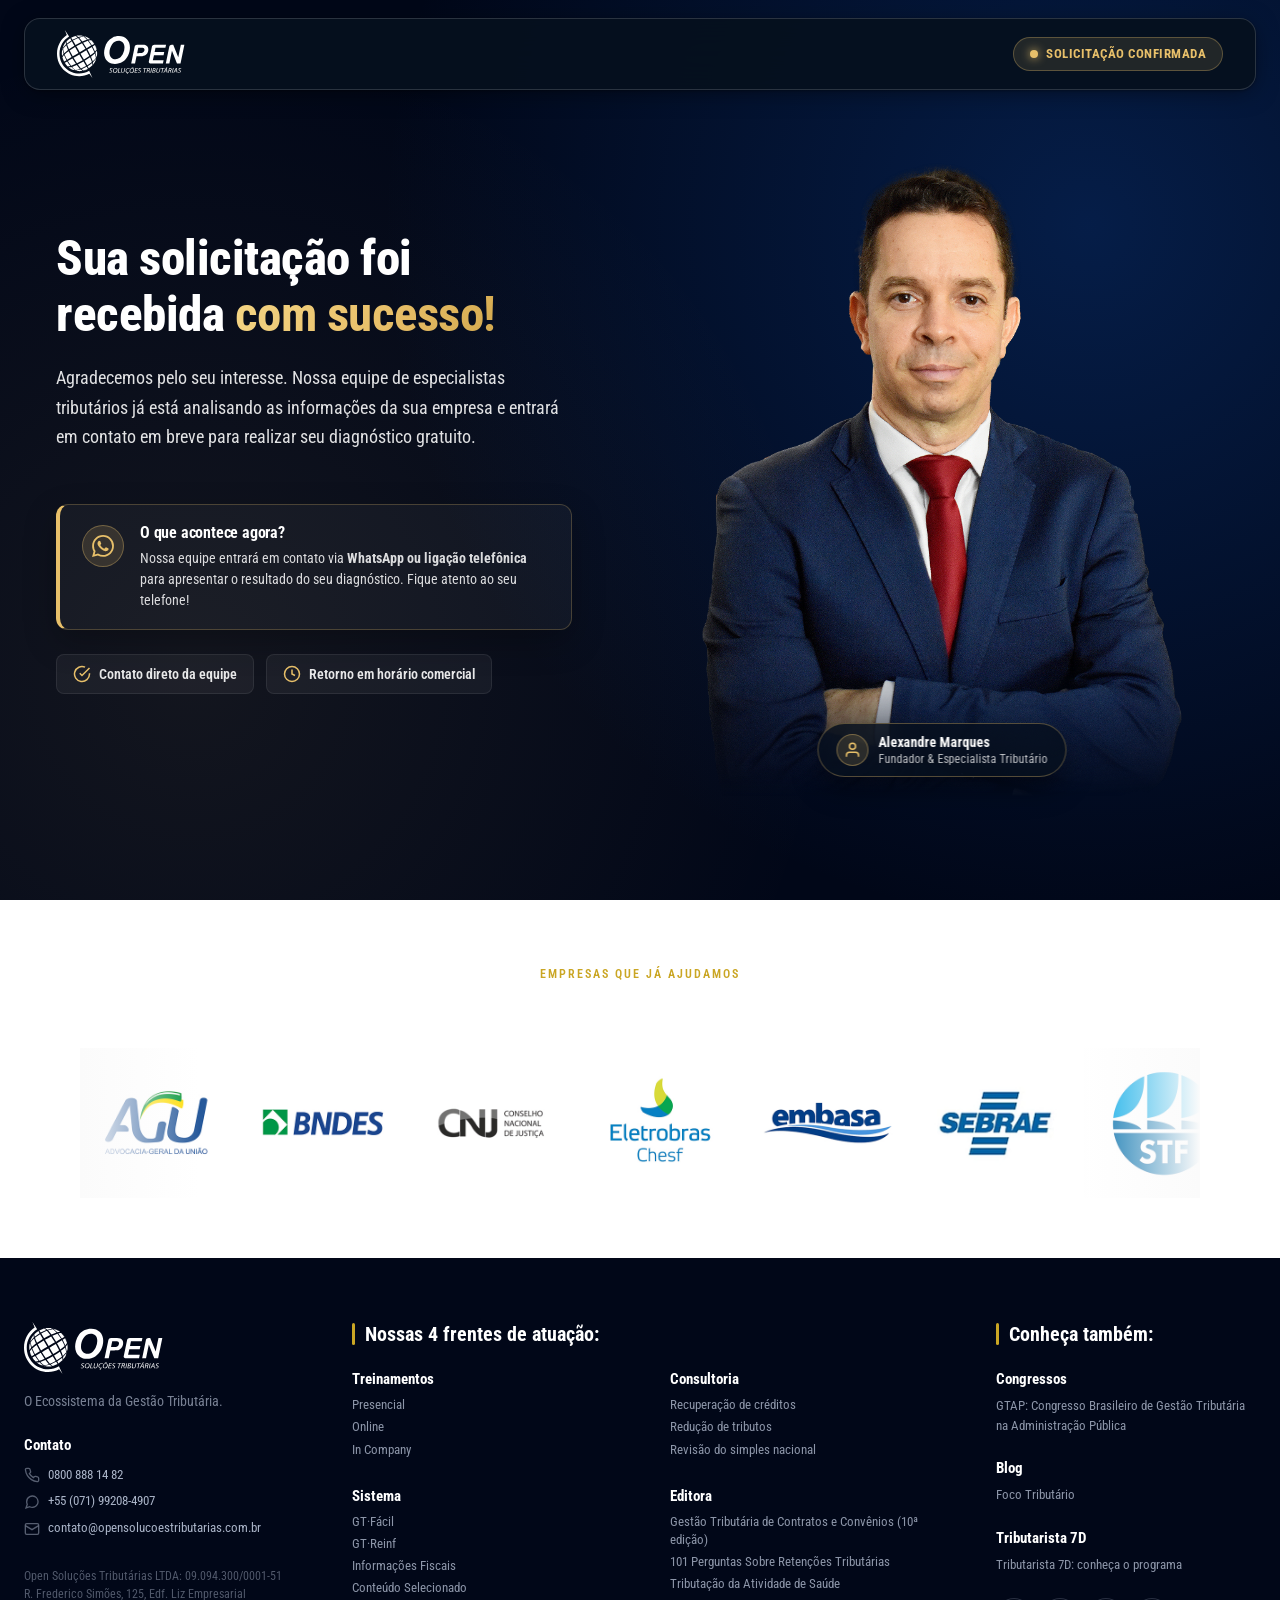
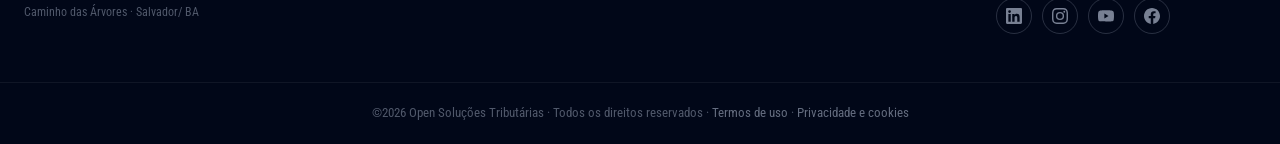
<file: consultoria/obrigado/index.html>
<!DOCTYPE html>
<html lang="pt-BR">
<head>
  <meta charset="UTF-8">
  <base href="/consultoria/obrigado/">
  <meta name="viewport" content="width=device-width, initial-scale=1.0">
  <title>Obrigado! Falta só mais um passo | Open Soluções Tributárias</title>
  
  <link rel="preconnect" href="https://fonts.googleapis.com">
  <link rel="preconnect" href="https://fonts.gstatic.com" crossorigin>
  <link href="https://fonts.googleapis.com/css2?family=Roboto+Condensed:wght@300;400;600;700;800&family=Inter:wght@400;500;600;700&display=swap" rel="stylesheet">
  
  <link rel="stylesheet" href="assets/style.css">
  
  <!-- Favicon -->
  <link rel="icon" type="image/svg+xml" href="assets/favicon-blue.svg" media="(prefers-color-scheme: light)">
  <link rel="icon" type="image/svg+xml" href="assets/favicon-white.svg" media="(prefers-color-scheme: dark)">
  <link rel="icon" type="image/svg+xml" href="assets/favicon-blue.svg">

  <style>
    /* --- HERO REFACTOR STYLES --- */
    .obrigado-hero {
      position: relative;
      padding: 130px 0 72px;
      overflow: hidden;
      background: radial-gradient(circle at 85% 25%, rgba(13, 71, 161, 0.35) 0%, transparent 55%),
                  radial-gradient(circle at 15% 75%, rgba(232, 192, 106, 0.08) 0%, transparent 50%),
                  var(--color-navy-dark, #06101E);
    }

    .obrigado-step-badge {
      display: inline-flex;
      align-items: center;
      gap: 8px;
      padding: 6px 16px;
      border-radius: 100px;
      background: rgba(232, 192, 106, 0.12);
      border: 1px solid rgba(232, 192, 106, 0.3);
      color: #E8C06A;
      font-size: 13px;
      font-weight: 700;
      letter-spacing: 0.5px;
      text-transform: uppercase;
    }

    .obrigado-step-badge .pulse-dot {
      width: 8px;
      height: 8px;
      border-radius: 50%;
      background: #E8C06A;
      box-shadow: 0 0 10px #E8C06A;
      animation: statusPulse 2s infinite;
    }

    @keyframes statusPulse {
      0% { transform: scale(0.95); opacity: 0.8; }
      50% { transform: scale(1.25); opacity: 1; box-shadow: 0 0 14px #E8C06A; }
      100% { transform: scale(0.95); opacity: 0.8; }
    }

    .obrigado-hero-title {
      font-size: clamp(2.2rem, 3.8vw, 3.2rem);
      font-weight: 800;
      line-height: 1.15;
      letter-spacing: -0.5px;
      margin-bottom: 20px;
      color: #FFFFFF;
    }

    .obrigado-hero-subtitle {
      font-size: 1.125rem;
      line-height: 1.65;
      color: rgba(255, 255, 255, 0.88);
      margin-bottom: 28px;
      max-width: 580px;
    }

    /* Structured Instruction Card */
    .obrigado-steps-card {
      background: rgba(255, 255, 255, 0.04);
      border: 1px solid rgba(255, 255, 255, 0.1);
      backdrop-filter: blur(12px);
      -webkit-backdrop-filter: blur(12px);
      border-radius: 16px;
      padding: 24px;
      margin-bottom: 28px;
      box-shadow: 0 20px 40px rgba(0, 0, 0, 0.25);
    }

    .obrigado-steps-header {
      font-size: 13px;
      font-weight: 700;
      text-transform: uppercase;
      letter-spacing: 0.8px;
      color: rgba(232, 192, 106, 0.9);
      margin-bottom: 16px;
      display: flex;
      align-items: center;
      gap: 8px;
    }

    .obrigado-steps-list {
      display: flex;
      flex-direction: column;
      gap: 14px;
    }

    .obrigado-step-item {
      display: flex;
      align-items: flex-start;
      gap: 14px;
    }

    .obrigado-step-number {
      width: 28px;
      height: 28px;
      border-radius: 50%;
      background: linear-gradient(135deg, #E8C06A, #B88B2A);
      color: #1A1205;
      font-weight: 800;
      font-size: 14px;
      display: flex;
      align-items: center;
      justify-content: center;
      flex-shrink: 0;
      margin-top: 1px;
      box-shadow: 0 4px 12px rgba(232, 192, 106, 0.3);
    }

    .obrigado-step-text {
      font-size: 15px;
      color: rgba(255, 255, 255, 0.92);
      line-height: 1.45;
    }

    .obrigado-step-text strong {
      color: #FFFFFF;
      font-weight: 700;
    }

    /* Badges Bar */
    .obrigado-badges-flex {
      display: flex;
      flex-wrap: wrap;
      gap: 12px;
      margin-bottom: 32px;
    }

    .obrigado-pill-badge {
      display: inline-flex;
      align-items: center;
      gap: 8px;
      padding: 8px 16px;
      border-radius: 8px;
      background: rgba(255, 255, 255, 0.05);
      border: 1px solid rgba(255, 255, 255, 0.08);
      font-size: 14px;
      font-weight: 600;
      color: rgba(255, 255, 255, 0.9);
      transition: all 0.2s ease;
    }

    .obrigado-pill-badge svg {
      color: #E8C06A;
      flex-shrink: 0;
    }

    /* CTA Area */
    .obrigado-cta-wrapper {
      display: flex;
      flex-direction: column;
      align-items: flex-start;
      gap: 12px;
    }

    .obrigado-cta-btn {
      width: 100%;
      max-width: 420px;
      justify-content: center;
      font-size: 17px !important;
      padding: 18px 36px !important;
    }

    .obrigado-trust-note {
      display: flex;
      align-items: center;
      gap: 6px;
      font-size: 13px;
      color: rgba(255, 255, 255, 0.65);
    }

    /* Expectation Card (O que acontece agora?) */
    .obrigado-expectation-card {
      background: rgba(255, 255, 255, 0.04);
      border: 1px solid rgba(232, 192, 106, 0.25);
      border-left: 4px solid #E8C06A;
      backdrop-filter: blur(12px);
      -webkit-backdrop-filter: blur(12px);
      border-radius: 12px;
      padding: 18px 22px;
      margin: 24px 0 24px 0;
      display: flex;
      align-items: flex-start;
      gap: 16px;
      box-shadow: 0 12px 32px rgba(0, 0, 0, 0.25);
    }

    .expectation-icon {
      width: 42px;
      height: 42px;
      border-radius: 50%;
      background: rgba(232, 192, 106, 0.15);
      border: 1px solid rgba(232, 192, 106, 0.35);
      display: flex;
      align-items: center;
      justify-content: center;
      color: #E8C06A;
      flex-shrink: 0;
      margin-top: 2px;
    }

    .expectation-content h4 {
      font-size: 16px;
      font-weight: 700;
      color: #FFFFFF;
      margin: 0 0 6px 0;
      letter-spacing: -0.2px;
    }

    .expectation-content p {
      font-size: 14px;
      line-height: 1.5;
      color: rgba(255, 255, 255, 0.85);
      margin: 0;
    }

    /* Image Column Overlay Badge */
    .hero-image-col {
      position: relative;
    }

    .hero-expert-card {
      position: absolute;
      bottom: 20px;
      left: 50%;
      transform: translateX(-50%);
      width: max-content;
      max-width: 90%;
      padding: 10px 18px;
      background: rgba(6, 16, 30, 0.85);
      backdrop-filter: blur(16px);
      -webkit-backdrop-filter: blur(16px);
      border: 1px solid rgba(232, 192, 106, 0.35);
      border-radius: 100px;
      box-shadow: 0 12px 28px rgba(0, 0, 0, 0.4);
      display: flex;
      align-items: center;
      gap: 10px;
      z-index: 2;
      animation: floatBadge 4s ease-in-out infinite;
    }

    @keyframes floatBadge {
      0%, 100% { transform: translate(-50%, 0); }
      50% { transform: translate(-50%, -7px); }
    }

    .expert-card-icon {
      width: 32px;
      height: 32px;
      border-radius: 50%;
      background: rgba(232, 192, 106, 0.15);
      border: 1px solid rgba(232, 192, 106, 0.4);
      display: flex;
      align-items: center;
      justify-content: center;
      color: #E8C06A;
      flex-shrink: 0;
    }

    .expert-card-info h4 {
      font-size: 14px;
      font-weight: 700;
      color: #FFFFFF;
      margin: 0 0 1px 0;
      line-height: 1.2;
    }

    .expert-card-info p {
      font-size: 12px;
      color: rgba(255, 255, 255, 0.75);
      margin: 0;
      line-height: 1.2;
    }

    @media (max-width: 768px) {
      .obrigado-hero {
        padding-top: 104px;
        padding-bottom: 48px;
      }
      .site-header .obrigado-step-badge {
        font-size: 11px;
        padding: 4px 10px;
        white-space: nowrap;
        gap: 6px;
      }
      .hero-expert-card {
        bottom: 12px;
        left: 50%;
        transform: translateX(-50%);
        width: max-content;
        max-width: calc(100% - 32px);
      }
      .obrigado-hero-title {
        font-size: 1.85rem;
        line-height: 1.2;
        margin-bottom: 14px;
      }
      .obrigado-hero-subtitle {
        font-size: 1rem;
        line-height: 1.55;
        margin-bottom: 20px;
      }
      .obrigado-expectation-card {
        padding: 16px;
        gap: 12px;
        margin: 20px 0;
        text-align: left;
      }
      .expectation-icon {
        width: 36px;
        height: 36px;
      }
      .expectation-icon svg {
        width: 18px;
        height: 18px;
      }
      .expectation-content h4 {
        font-size: 15px;
      }
      .expectation-content p {
        font-size: 13.5px;
      }
      .obrigado-badges-flex {
        justify-content: center;
        margin-bottom: 24px;
      }
      .obrigado-pill-badge {
        font-size: 13px;
        padding: 8px 12px;
      }
    }
  </style>

  <!-- Meta Pixel -->
  <script>
  !function(f,b,e,v,n,t,s)
  {if(f.fbq)return;n=f.fbq=function(){n.callMethod?
  n.callMethod.apply(n,arguments):n.queue.push(arguments)};
  if(!f._fbq)f._fbq=n;n.push=n;n.loaded=!0;n.version='2.0';
  n.queue=[];t=b.createElement(e);t.async=!0;
  t.src=v;s=b.getElementsByTagName(e)[0];
  s.parentNode.insertBefore(t,s)}(window, document,'script',
  'https://connect.facebook.net/en_US/fbevents.js');
  fbq('init', '549971842334998');
  fbq('track', 'PageView');
  </script>
  <noscript><img height="1" width="1" style="display:none" src="https://www.facebook.com/tr?id=549971842334998&ev=PageView&noscript=1"/></noscript>
  <!-- End Meta Pixel -->

  <!-- Google Tag Manager -->
  <script>(function(w,d,s,l,i){w[l]=w[l]||[];w[l].push({'gtm.start':
  new Date().getTime(),event:'gtm.js'});var f=d.getElementsByTagName(s)[0],
  j=d.createElement(s),dl=l!='dataLayer'?'&l='+l:'';j.async=true;j.src=
  'https://www.googletagmanager.com/gtm.js?id='+i+dl;f.parentNode.insertBefore(j,f);
  })(window,document,'script','dataLayer','GTM-566F4WT');</script>
</head>
<body class="theme-light">
  <!-- Google Tag Manager (noscript) -->
  <noscript><iframe src="https://www.googletagmanager.com/ns.html?id=GTM-566F4WT"
  height="0" width="0" style="display:none;visibility:hidden"></iframe></noscript>

  <!-- === HEADER === -->
  <header class="site-header dark-mode" id="siteHeader">
    <div class="header-inner">
      <div class="nav-brand">
        <a href="#" class="nav-logo">
          <img src="assets/logo.svg" alt="Open Soluções Tributárias" height="48">
        </a>
      </div>
      <div class="nav-actions">
        <div class="obrigado-step-badge">
          <span class="pulse-dot"></span> SOLICITAÇÃO CONFIRMADA
        </div>
      </div>
    </div>
  </header>

  <main>
    <!-- === HERO SECTION (CONVERSÃO) === -->
    <section class="section obrigado-hero hero-section theme-dark">
      <div class="wrap">
        <div class="hero-grid">
          <div class="hero-content" data-reveal>
            <h1 class="obrigado-hero-title">
              Sua solicitação foi recebida <strong class="text-gradient-amarelo">com sucesso!</strong>
            </h1>
            <p class="obrigado-hero-subtitle">
              Agradecemos pelo seu interesse. Nossa equipe de especialistas tributários já está analisando as informações da sua empresa e entrará em contato em breve para realizar seu diagnóstico gratuito.
            </p>

            <!-- Expectation Card -->
            <div class="obrigado-expectation-card">
              <div class="expectation-icon">
                <svg width="22" height="22" viewBox="0 0 24 24" fill="currentColor"><path d="M17.472 14.382c-.297-.149-1.758-.867-2.03-.967-.273-.099-.471-.148-.67.15-.197.297-.767.966-.94 1.164-.173.199-.347.223-.644.075-.297-.15-1.255-.463-2.39-1.475-.883-.788-1.48-1.761-1.653-2.059-.173-.297-.018-.458.13-.606.134-.133.298-.347.446-.52.149-.174.198-.298.298-.497.099-.198.05-.371-.025-.52-.075-.149-.669-1.612-.916-2.207-.242-.579-.487-.5-.669-.51a12.8 12.8 0 0 0-.57-.01c-.198 0-.52.074-.792.372-.272.297-1.04 1.016-1.04 2.479 0 1.462 1.065 2.875 1.213 3.074.149.198 2.096 3.2 5.077 4.487.709.306 1.262.489 1.694.625.712.227 1.36.195 1.871.118.571-.085 1.758-.719 2.006-1.413.248-.694.248-1.289.173-1.413-.074-.124-.272-.198-.57-.347m-5.421 7.403h-.004a9.87 9.87 0 0 1-5.031-1.378l-.361-.214-3.741.982.998-3.648-.235-.374a9.86 9.86 0 0 1-1.51-5.26c.001-5.45 4.436-9.884 9.888-9.884 2.64 0 5.122 1.03 6.988 2.898a9.825 9.825 0 0 1 2.893 6.994c-.003 5.45-4.437 9.884-9.885 9.884m8.413-18.297A11.815 11.815 0 0 0 12.05 0C5.495 0 .16 5.335.157 11.892c0 2.096.547 4.142 1.588 5.945L.057 24l6.305-1.654a11.882 11.882 0 0 0 5.683 1.448h.005c6.554 0 11.89-5.335 11.893-11.893a11.821 11.821 0 0 0-3.48-8.413z"/></svg>
              </div>
              <div class="expectation-content">
                <h4>O que acontece agora?</h4>
                <p>Nossa equipe entrará em contato via <strong>WhatsApp ou ligação telefônica</strong> para apresentar o resultado do seu diagnóstico. Fique atento ao seu telefone!</p>
              </div>
            </div>

            <!-- Badges -->
            <div class="obrigado-badges-flex">
              <div class="obrigado-pill-badge">
                <svg width="18" height="18" viewBox="0 0 24 24" fill="none" stroke="currentColor" stroke-width="2"><path d="M22 11.08V12a10 10 0 1 1-5.93-9.14"></path><polyline points="22 4 12 14.01 9 11.01"></polyline></svg>
                <span>Contato direto da equipe</span>
              </div>
              <div class="obrigado-pill-badge">
                <svg width="18" height="18" viewBox="0 0 24 24" fill="none" stroke="currentColor" stroke-width="2"><circle cx="12" cy="12" r="10"></circle><polyline points="12 6 12 12 16 14"></polyline></svg>
                <span>Retorno em horário comercial</span>
              </div>
            </div>
          </div>

          <!-- Hero Image with Glass Card -->
          <div class="hero-image-col" data-reveal data-reveal-delay="1">
            <img src="assets/alexandre-hero.png" alt="Alexandre Marques" class="hero-img">
            <div class="hero-expert-card">
              <div class="expert-card-icon">
                <svg width="18" height="18" viewBox="0 0 24 24" fill="none" stroke="currentColor" stroke-width="2"><path d="M20 21v-2a4 4 0 0 0-4-4H8a4 4 0 0 0-4 4v2"></path><circle cx="12" cy="7" r="4"></circle></svg>
              </div>
              <div class="expert-card-info">
                <h4>Alexandre Marques</h4>
                <p>Fundador & Especialista Tributário</p>
              </div>
            </div>
          </div>
        </div>
      </div>
    </section>

    <!-- === LOGOS === -->
    <section class="section logo-carousel-section section-logos">
      <div class="wrap">
        <div class="head center" data-reveal>
          <span class="eyebrow">EMPRESAS QUE JÁ AJUDAMOS</span>
        </div>
        <div class="logo-carousel-wrap" data-reveal data-reveal-delay="1">
          <div class="logo-carousel-fade-left"></div>
          <div class="logo-carousel-fade-right"></div>
          <div class="logo-carousel-track">
            <div class="logo-carousel-inner">
              <img src="assets/empresas/AGU.jpg" alt="AGU" loading="lazy">
              <img src="assets/empresas/BNDS.jpg" alt="BNDES" loading="lazy">
              <img src="assets/empresas/CNJ.jpg" alt="CNJ" loading="lazy">
              <img src="assets/empresas/Eletrobras.jpg" alt="Eletrobras" loading="lazy">
              <img src="assets/empresas/Embasa.jpg" alt="Embasa" loading="lazy">
              <img src="assets/empresas/SEBRAE.jpg" alt="Sebrae" loading="lazy">
              <img src="assets/empresas/STF.jpg" alt="STF" loading="lazy">
              <img src="assets/empresas/TCU.jpg" alt="TCU" loading="lazy">
              <!-- Duplicado para Scroll Infinito -->
              <img src="assets/empresas/AGU.jpg" alt="AGU" loading="lazy">
              <img src="assets/empresas/BNDS.jpg" alt="BNDES" loading="lazy">
              <img src="assets/empresas/CNJ.jpg" alt="CNJ" loading="lazy">
              <img src="assets/empresas/Eletrobras.jpg" alt="Eletrobras" loading="lazy">
              <img src="assets/empresas/Embasa.jpg" alt="Embasa" loading="lazy">
              <img src="assets/empresas/SEBRAE.jpg" alt="Sebrae" loading="lazy">
              <img src="assets/empresas/STF.jpg" alt="STF" loading="lazy">
              <img src="assets/empresas/TCU.jpg" alt="TCU" loading="lazy">
            </div>
          </div>
        </div>
      </div>
    </section>
  </main>

  <!-- === FOOTER === -->
  <footer class="site-footer">
    <div class="footer-main">

      <!-- Col 1: Brand & Contact -->
      <div class="footer-brand-col">
        <a href="https://opensolucoestributarias.com.br" class="footer-logo" target="_blank" rel="noopener">
          <img src="assets/logo.svg" alt="Open Soluções Tributárias" height="52">
        </a>
        <p class="footer-slogan">O Ecossistema da Gestão Tributária.</p>

        <div>
          <p class="footer-contact-title">Contato</p>
          <ul class="footer-contact-list">
            <li>
              <svg class="footer-contact-icon" viewBox="0 0 24 24" fill="none" stroke="currentColor" stroke-width="2"><path d="M22 16.92v3a2 2 0 01-2.18 2 19.79 19.79 0 01-8.63-3.07 19.5 19.5 0 01-6-6A19.79 19.79 0 012.12 4.18 2 2 0 014.11 2h3a2 2 0 012 1.72c.127.96.361 1.903.7 2.81a2 2 0 01-.45 2.11L8.09 9.91a16 16 0 006 6l1.27-1.27a2 2 0 012.11-.45c.907.339 1.85.573 2.81.7A2 2 0 0122 16.92z"/></svg>
              <a href="tel:08008881482">0800 888 14 82</a>
            </li>
            <li>
              <svg class="footer-contact-icon" viewBox="0 0 24 24" fill="none" stroke="currentColor" stroke-width="2"><path d="M21 11.5a8.38 8.38 0 01-.9 3.8 8.5 8.5 0 01-7.6 4.7 8.38 8.38 0 01-3.8-.9L3 21l1.9-5.7a8.38 8.38 0 01-.9-3.8 8.5 8.5 0 014.7-7.6 8.38 8.38 0 013.8-.9h.5a8.48 8.48 0 018 8v.5z"/></svg>
              <a href="https://wa.me/5571992084907" target="_blank" rel="noopener">+55 (071) 99208-4907</a>
            </li>
            <li>
              <svg class="footer-contact-icon" viewBox="0 0 24 24" fill="none" stroke="currentColor" stroke-width="2"><rect x="2" y="4" width="20" height="16" rx="2"/><polyline points="22,7 12,13 2,7"/></svg>
              <a href="mailto:contato@opensolucoestributarias.com.br">contato@opensolucoestributarias.com.br</a>
            </li>
          </ul>
        </div>

        <div class="footer-legal">
          Open Soluções Tributárias LTDA: 09.094.300/0001-51<br>
          R. Frederico Simões, 125, Edf. Liz Empresarial<br>
          Caminho das Árvores · Salvador/ BA
        </div>
      </div>

      <!-- Col 2: Services -->
      <div class="footer-services-col">
        <h3 class="footer-col-heading">Nossas 4 frentes de atuação:</h3>
        <div class="footer-services-grid">
          <div class="footer-service-group">
            <h4><a href="https://opentreinamentos.com.br" target="_blank" rel="noopener" style="color: inherit; text-decoration: none;">Treinamentos</a></h4>
            <ul>
              <li><a href="https://opentreinamentos.com.br" target="_blank" rel="noopener" style="color: inherit; text-decoration: none;">Presencial</a></li>
              <li><a href="https://opentreinamentos.com.br" target="_blank" rel="noopener" style="color: inherit; text-decoration: none;">Online</a></li>
              <li><a href="https://opentreinamentos.com.br/treinamentos-in-company/" target="_blank" rel="noopener" style="color: inherit; text-decoration: none;">In Company</a></li>
            </ul>
          </div>
          <div class="footer-service-group">
            <h4><a href="https://openconsultoriatributaria.com.br" target="_blank" rel="noopener" style="color: inherit; text-decoration: none;">Consultoria</a></h4>
            <ul>
              <li><a href="https://openconsultoriatributaria.com.br" target="_blank" rel="noopener" style="color: inherit; text-decoration: none;">Recuperação de créditos</a></li>
              <li><a href="https://openconsultoriatributaria.com.br" target="_blank" rel="noopener" style="color: inherit; text-decoration: none;">Redução de tributos</a></li>
              <li><a href="https://openconsultoriatributaria.com.br" target="_blank" rel="noopener" style="color: inherit; text-decoration: none;">Revisão do simples nacional</a></li>
            </ul>
          </div>
          <div class="footer-service-group">
            <h4><a href="https://www.gestaotributaria.com.br" target="_blank" rel="noopener" style="color: inherit; text-decoration: none;">Sistema</a></h4>
            <ul>
              <li><a href="https://www.gestaotributaria.com.br/gt-facil" target="_blank" rel="noopener" style="color: inherit; text-decoration: none;">GT·Fácil</a></li>
              <li><a href="https://www.gestaotributaria.com.br/gt-reinf" target="_blank" rel="noopener" style="color: inherit; text-decoration: none;">GT·Reinf</a></li>
              <li><a href="https://www.gestaotributaria.com.br/informacoes-fiscais" target="_blank" rel="noopener" style="color: inherit; text-decoration: none;">Informações Fiscais</a></li>
              <li><a href="https://www.gestaotributaria.com.br/conteudo-selecionado" target="_blank" rel="noopener" style="color: inherit; text-decoration: none;">Conteúdo Selecionado</a></li>
            </ul>
          </div>
          <div class="footer-service-group">
            <h4><a href="https://opentreinamentos.com.br/livros/" target="_blank" rel="noopener" style="color: inherit; text-decoration: none;">Editora</a></h4>
            <ul>
              <li><a href="https://opentreinamentos.com.br/livros/livro-gestao-tributaria-de-contratos-e-convenios-10a-edicao/" target="_blank" rel="noopener" style="color: inherit; text-decoration: none;">Gestão Tributária de Contratos e Convênios (10ª edição)</a></li>
              <li><a href="https://opentreinamentos.com.br/livros/101-perguntas-sobre-retencoes-tributarias/" target="_blank" rel="noopener" style="color: inherit; text-decoration: none;">101 Perguntas Sobre Retenções Tributárias</a></li>
              <li><a href="https://opentreinamentos.com.br/livros/" target="_blank" rel="noopener" style="color: inherit; text-decoration: none;">Tributação da Atividade de Saúde</a></li>
            </ul>
          </div>
        </div>
      </div>

      <!-- Col 3: Also -->
      <div class="footer-also-col">
        <h3 class="footer-col-heading">Conheça também:</h3>
        <div class="footer-also-group">
          <h4><a href="https://www.gtap.com.br" target="_blank" rel="noopener" style="color: inherit; text-decoration: none;">Congressos</a></h4>
          <p><a href="https://www.gtap.com.br" target="_blank" rel="noopener" style="color: inherit; text-decoration: none;">GTAP: Congresso Brasileiro de Gestão Tributária na Administração Pública</a></p>
        </div>
        <div class="footer-also-group">
          <h4><a href="https://focotributario.com.br" target="_blank" rel="noopener" style="color: inherit; text-decoration: none;">Blog</a></h4>
          <p><a href="https://focotributario.com.br" target="_blank" rel="noopener" style="color: inherit; text-decoration: none;">Foco Tributário</a></p>
        </div>

        <div class="footer-also-group">
          <h4><a href="https://tributarista7d.com.br/" target="_blank" rel="noopener" style="color: inherit; text-decoration: none;">Tributarista 7D</a></h4>
          <p><a href="https://tributarista7d.com.br/" target="_blank" rel="noopener" style="color: inherit; text-decoration: none;">Tributarista 7D: conheça o programa</a></p>
        </div>
        <div class="footer-social">
          <a href="https://www.linkedin.com/in/alexandremarques-open/" target="_blank" rel="noopener" aria-label="LinkedIn">
            <svg width="16" height="16" viewBox="0 0 24 24" fill="currentColor"><path d="M20.447 20.452h-3.554v-5.569c0-1.328-.027-3.037-1.852-3.037-1.853 0-2.136 1.445-2.136 2.939v5.667H9.351V9h3.414v1.561h.046c.477-.9 1.637-1.85 3.37-1.85 3.601 0 4.267 2.37 4.267 5.455v6.286zM5.337 7.433a2.062 2.062 0 01-2.063-2.065 2.064 2.064 0 112.063 2.065zm1.782 13.019H3.555V9h3.564v11.452zM22.225 0H1.771C.792 0 0 .774 0 1.729v20.542C0 23.227.792 24 1.771 24h20.451C23.2 24 24 23.227 24 22.271V1.729C24 .774 23.2 0 22.222 0h.003z"/></svg>
          </a>
          <a href="https://www.instagram.com/foco.tributario/" target="_blank" rel="noopener" aria-label="Instagram">
            <svg width="16" height="16" viewBox="0 0 24 24" fill="currentColor"><path d="M12 2.163c3.204 0 3.584.012 4.85.07 3.252.148 4.771 1.691 4.919 4.919.058 1.265.069 1.645.069 4.849 0 3.205-.012 3.584-.069 4.849-.149 3.225-1.664 4.771-4.919 4.919-1.266.058-1.644.07-4.85.07-3.204 0-3.584-.012-4.849-.07-3.26-.149-4.771-1.699-4.919-4.92-.058-1.265-.07-1.644-.07-4.849 0-3.204.013-3.583.07-4.849.149-3.227 1.664-4.771 4.919-4.919 1.266-.057 1.645-.069 4.849-.069zM12 0C8.741 0 8.333.014 7.053.072 2.695.272.273 2.69.073 7.052.014 8.333 0 8.741 0 12c0 3.259.014 3.668.072 4.948.2 4.358 2.618 6.78 6.98 6.98C8.333 23.986 8.741 24 12 24c3.259 0 3.668-.014 4.948-.072 4.354-.2 6.782-2.618 6.979-6.98.059-1.28.073-1.689.073-4.948 0-3.259-.014-3.667-.072-4.947-.196-4.354-2.617-6.78-6.979-6.98C15.668.014 15.259 0 12 0zm0 5.838a6.162 6.162 0 100 12.324 6.162 6.162 0 000-12.324zM12 16a4 4 0 110-8 4 4 0 010 8zm6.406-11.845a1.44 1.44 0 100 2.881 1.44 1.44 0 000-2.881z"/></svg>
          </a>
          <a href="https://www.youtube.com/@FocoTributario" target="_blank" rel="noopener" aria-label="YouTube">
            <svg width="16" height="16" viewBox="0 0 24 24" fill="currentColor"><path d="M23.498 6.186a3.016 3.016 0 00-2.122-2.136C19.505 3.545 12 3.545 12 3.545s-7.505 0-9.377.505A3.017 3.017 0 00.502 6.186C0 8.07 0 12 0 12s0 3.93.502 5.814a3.016 3.016 0 002.122 2.136c1.871.505 9.376.505 9.376.505s7.505 0 9.377-.505a3.015 3.015 0 002.122-2.136C24 15.93 24 12 24 12s0-3.93-.502-5.814zM9.545 15.568V8.432L15.818 12l-6.273 3.568z"/></svg>
          </a>
          <a href="https://web.facebook.com/focotributarioopen/" target="_blank" rel="noopener" aria-label="Facebook">
            <svg width="16" height="16" viewBox="0 0 24 24" fill="currentColor"><path d="M24 12.073c0-6.627-5.373-12-12-12s-12 5.373-12 12c0 5.99 4.388 10.954 10.125 11.854v-8.385H7.078v-3.47h3.047V9.43c0-3.007 1.792-4.669 4.533-4.669 1.312 0 2.686.235 2.686.235v2.953H15.83c-1.491 0-1.956.925-1.956 1.874v2.25h3.328l-.532 3.47h-2.796v8.385C19.612 23.027 24 18.062 24 12.073z"/></svg>
          </a>
        </div>
      </div>

    </div>

    <!-- Bottom copyright bar -->
    <div class="footer-bottom">
      ©2026 Open Soluções Tributárias · Todos os direitos reservados · <a href="#">Termos de uso</a> · <a href="#">Privacidade e cookies</a>
    </div>
  </footer>

  <script>
    // Reveal Animation
    if('IntersectionObserver' in window){
      const observer = new IntersectionObserver(function(entries){
        entries.forEach(function(entry){
          if(entry.isIntersecting){
            const delay = entry.target.dataset.revealDelay;
            if (delay !== undefined) {
              entry.target.style.transitionDelay = (parseInt(delay) * 120) + 'ms';
            }
            entry.target.classList.add('is-in');
            observer.unobserve(entry.target);
          }
        });
      }, {threshold:0.12, rootMargin:'0px 0px -40px 0px'});
      document.querySelectorAll('[data-reveal]').forEach(function(el){
        observer.observe(el);
      });
    } else {
      document.querySelectorAll('[data-reveal]').forEach(function(el){
        el.classList.add('is-in');
      });
    }
  </script>
</body>
</html>
</file>
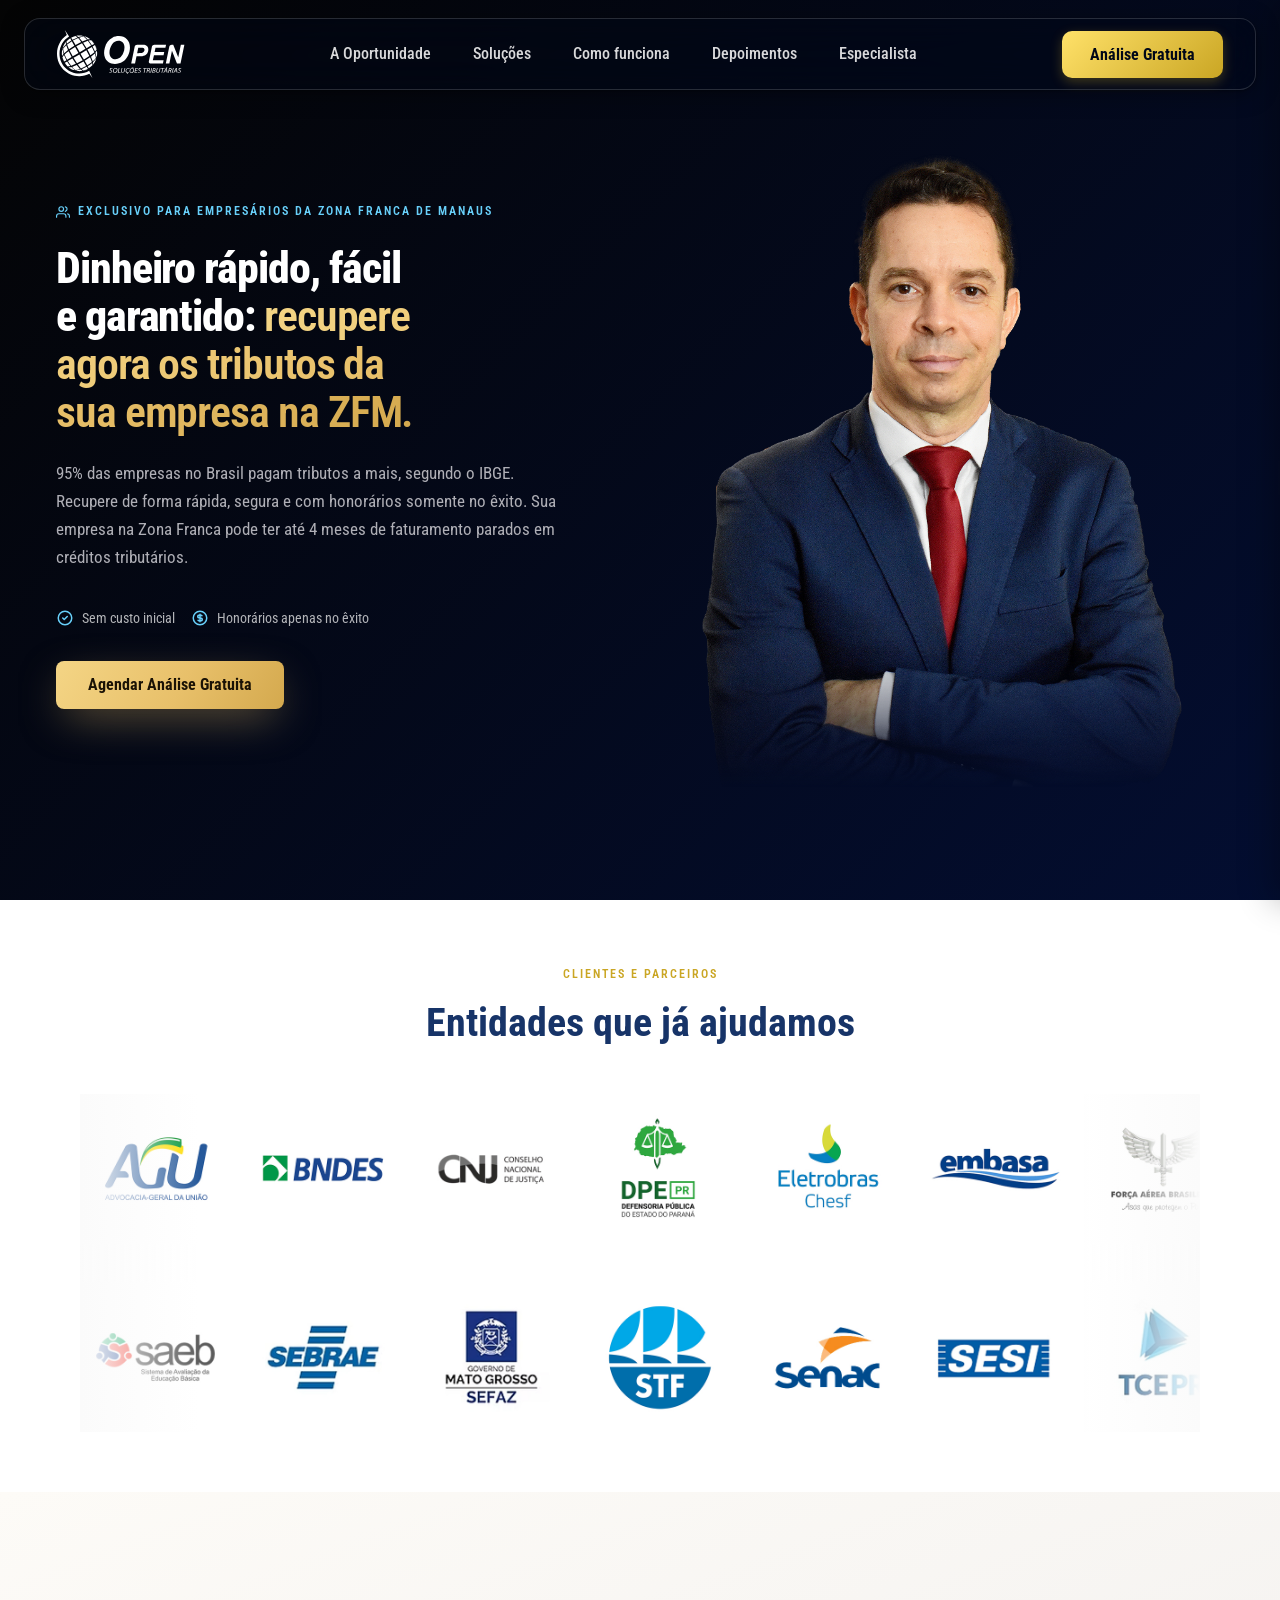
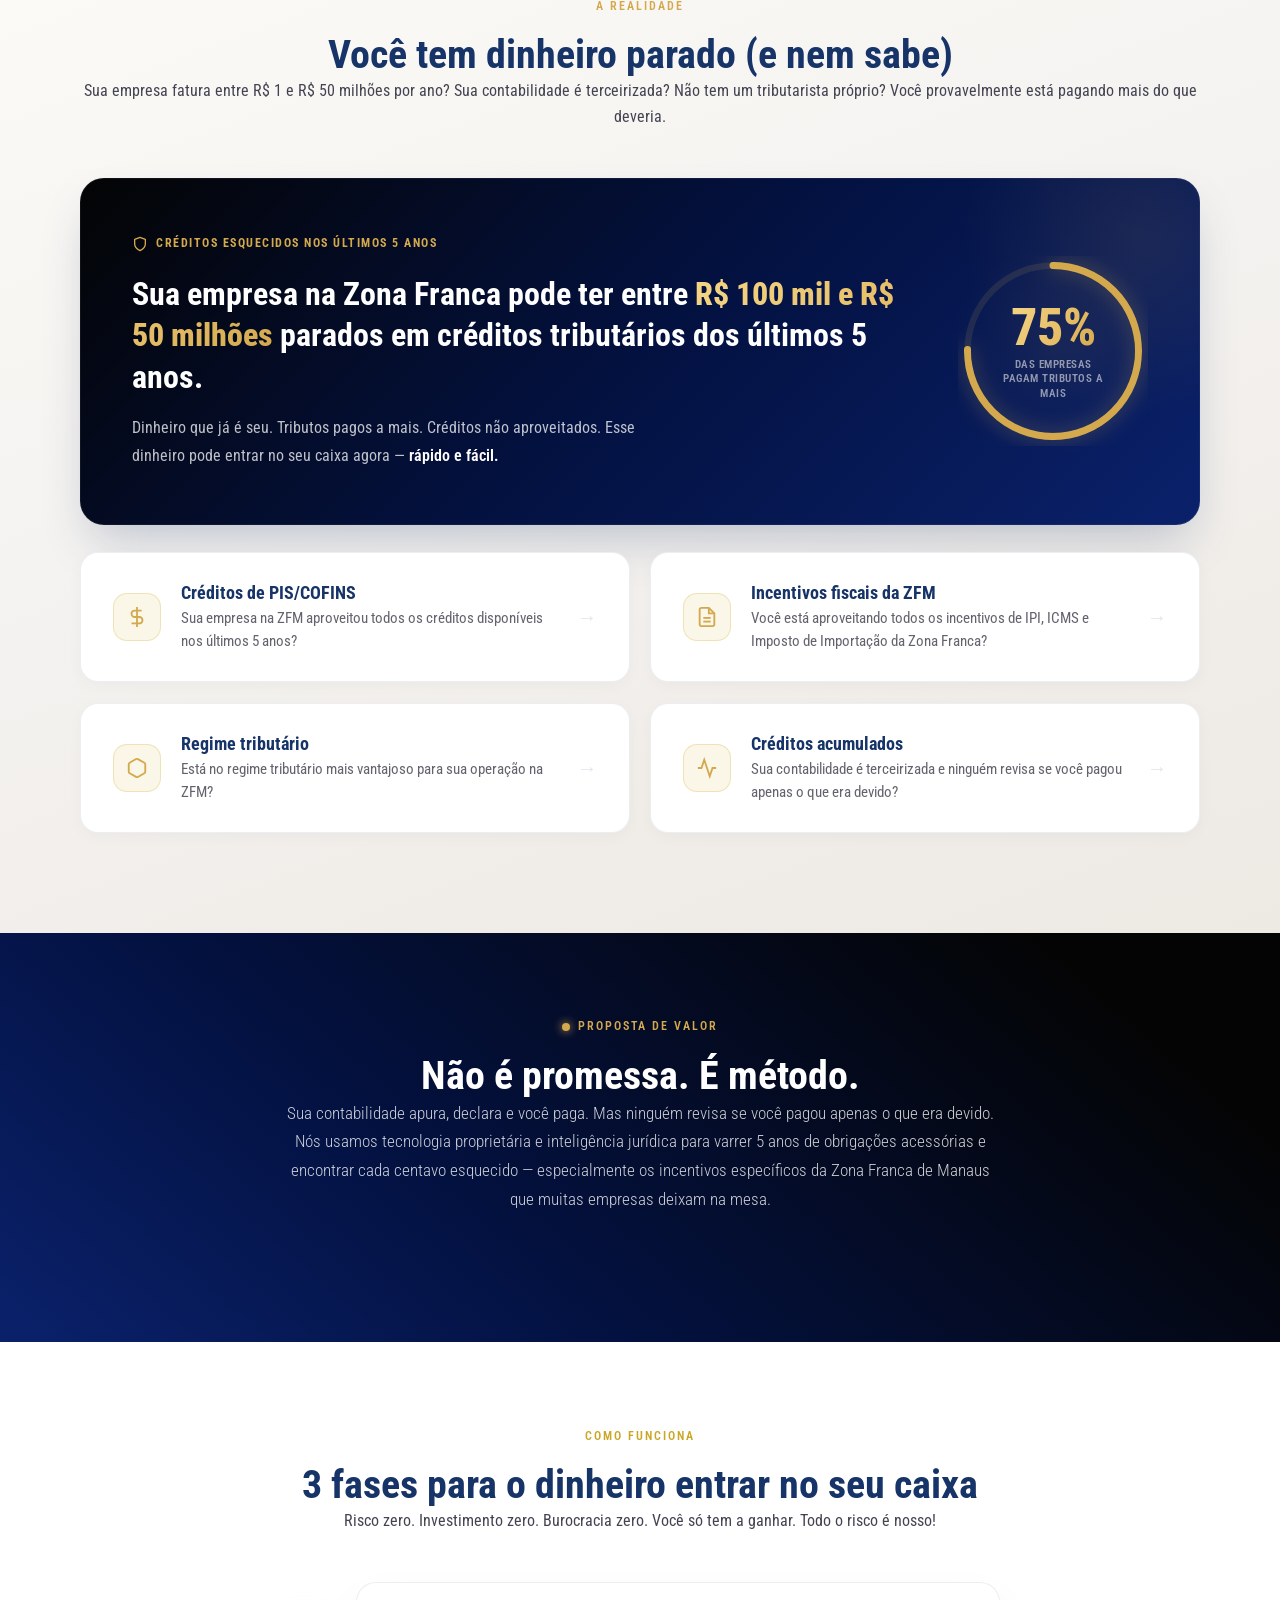
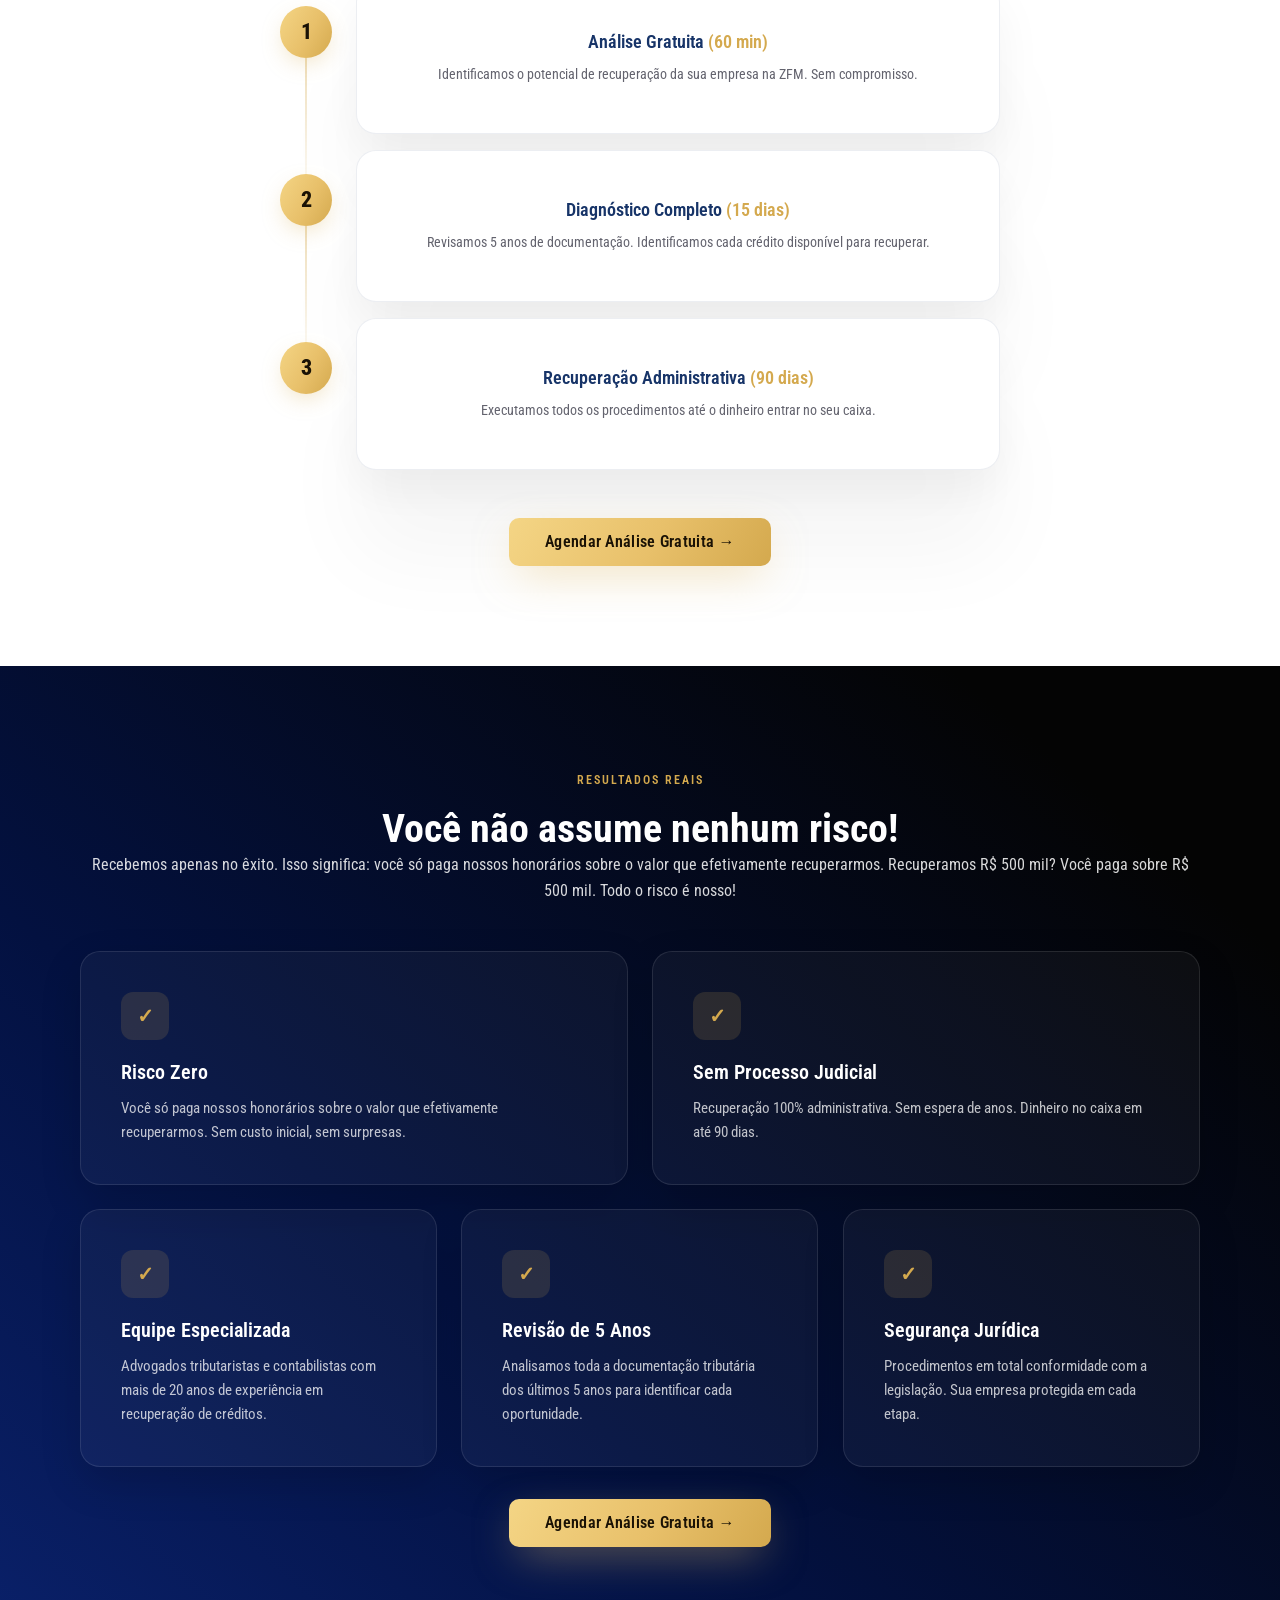
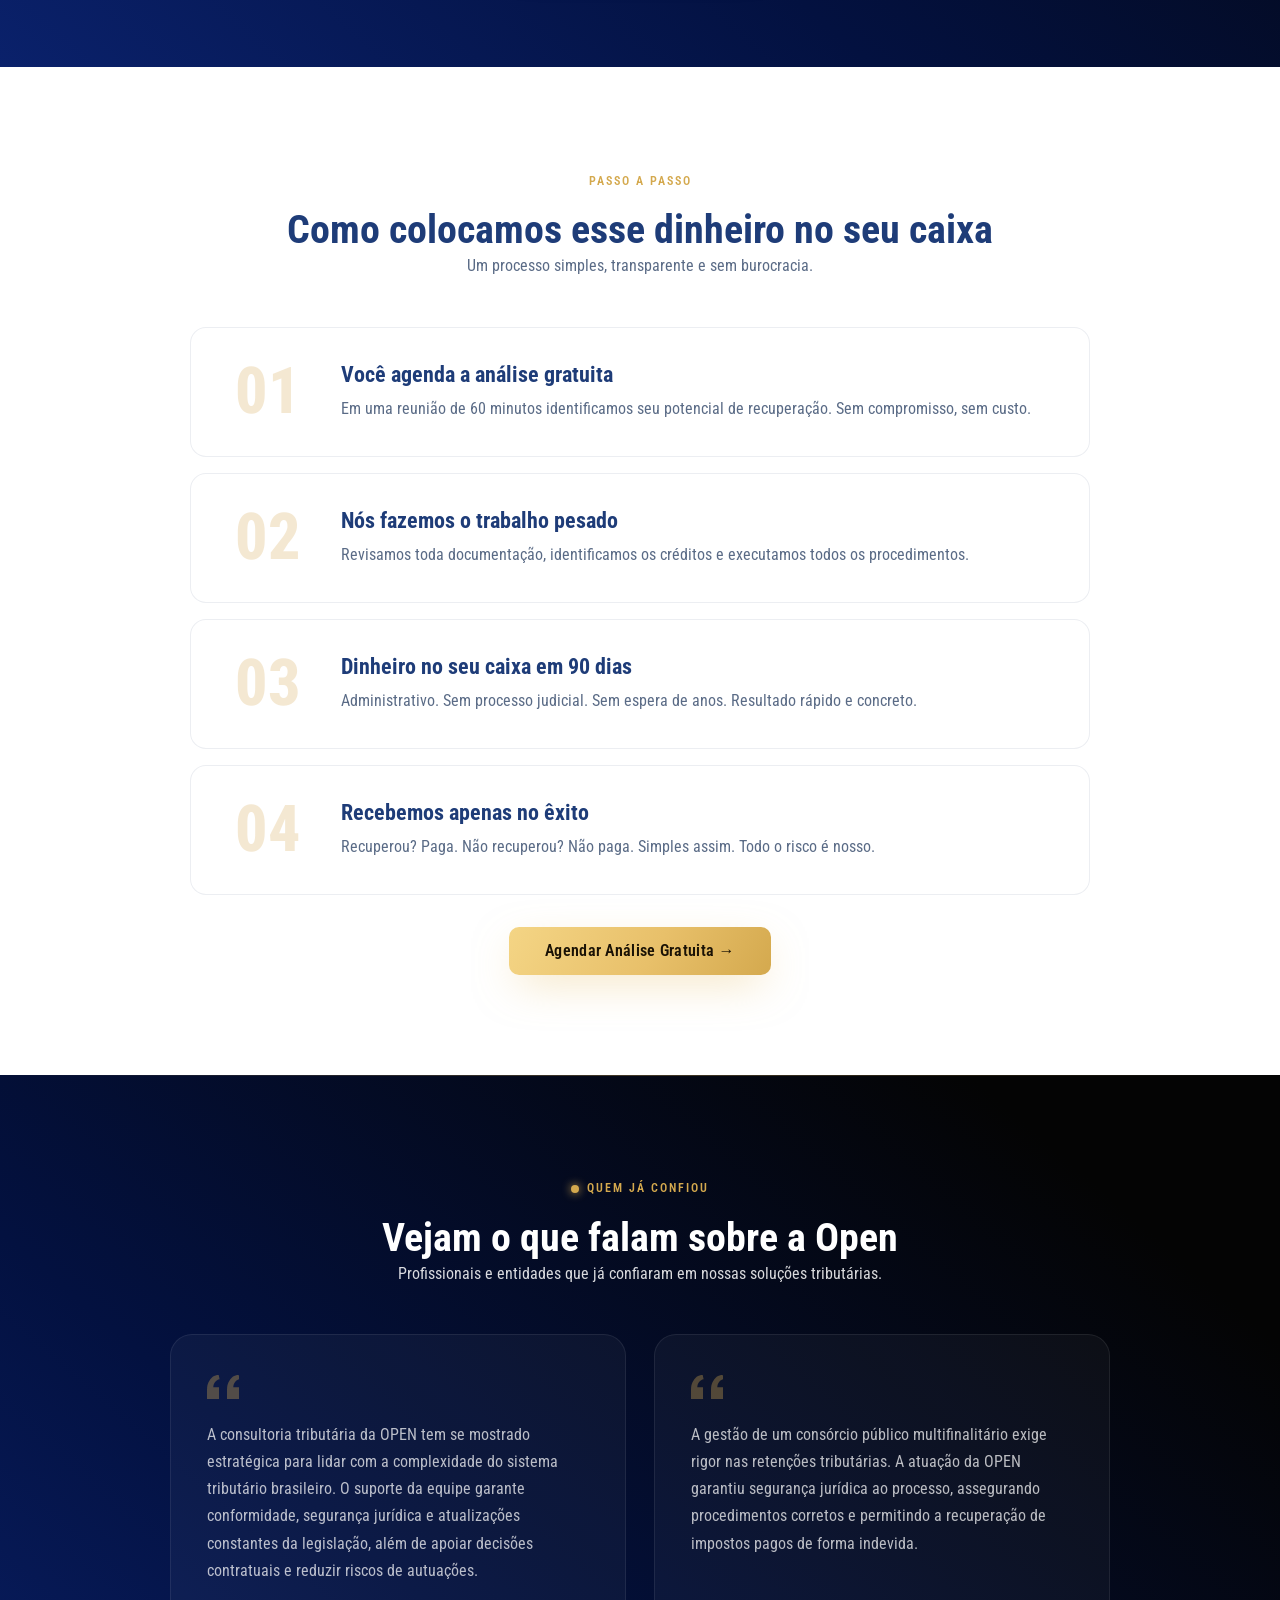
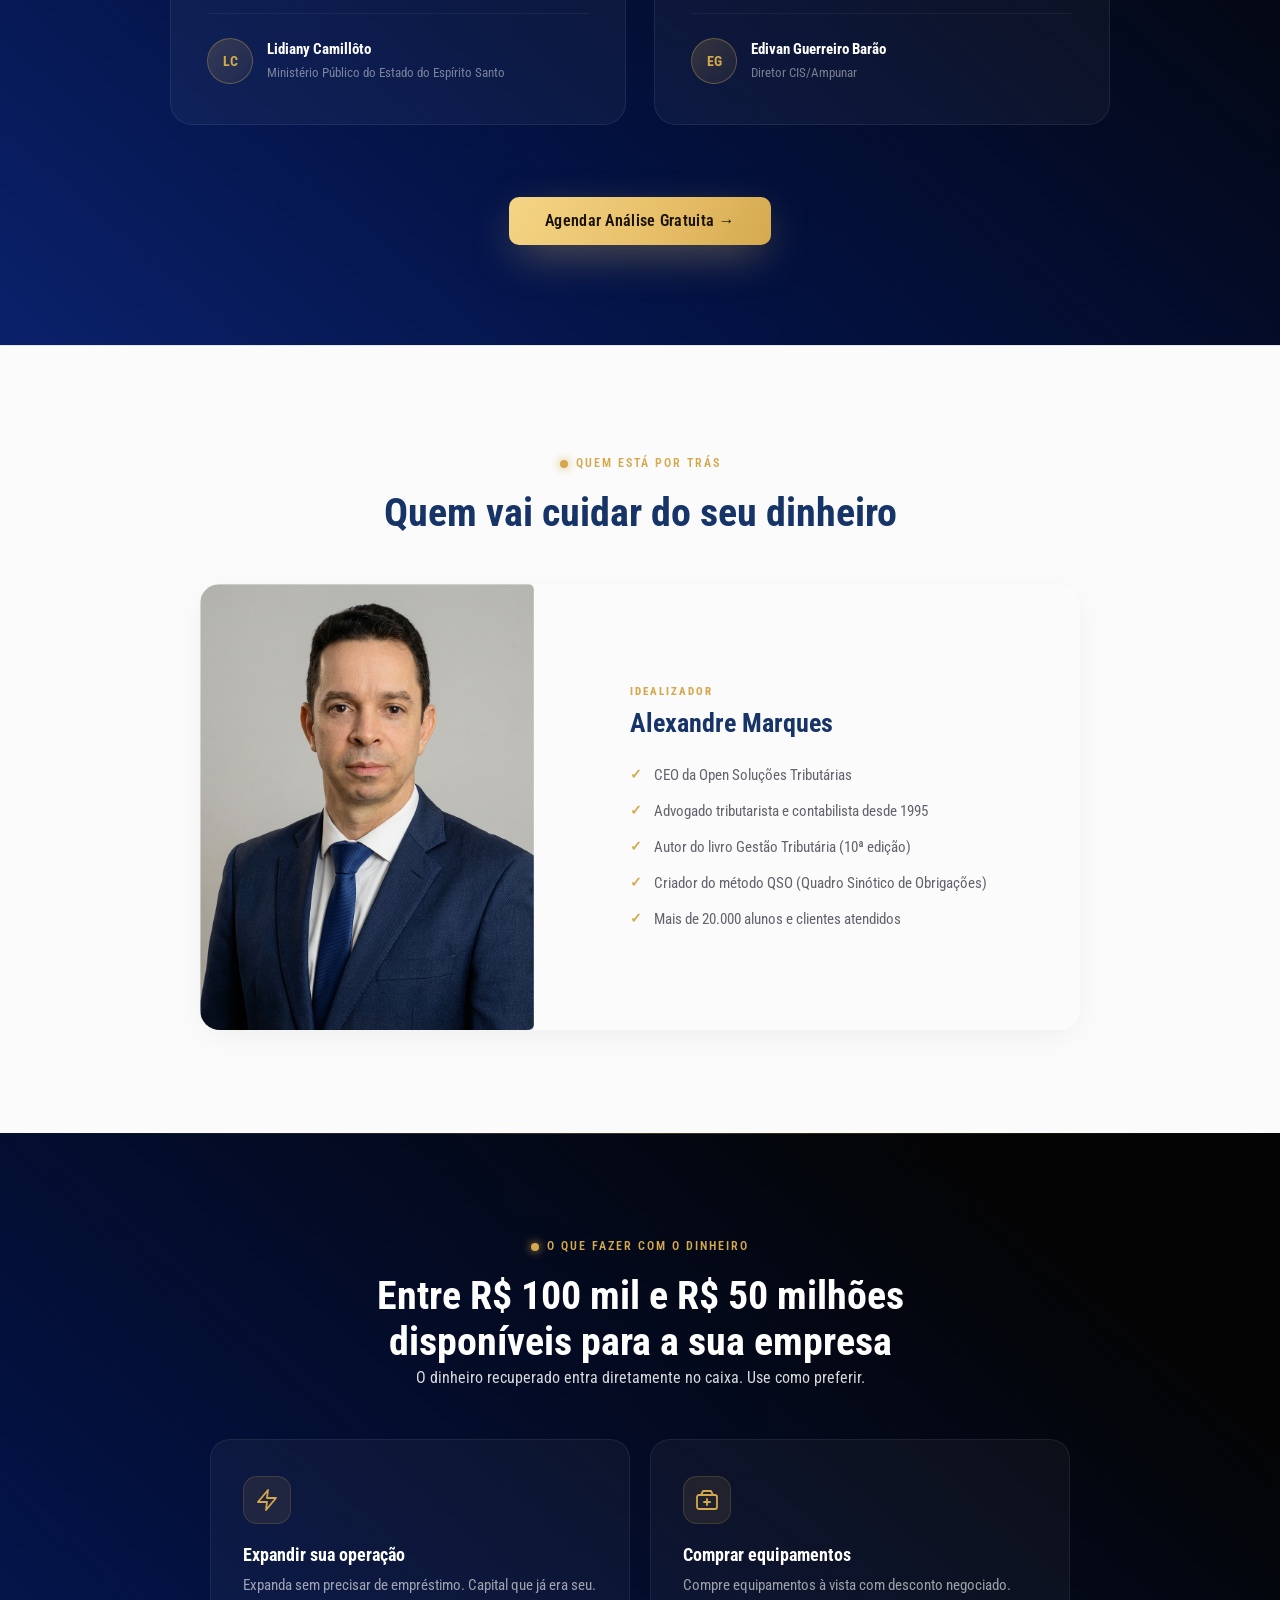
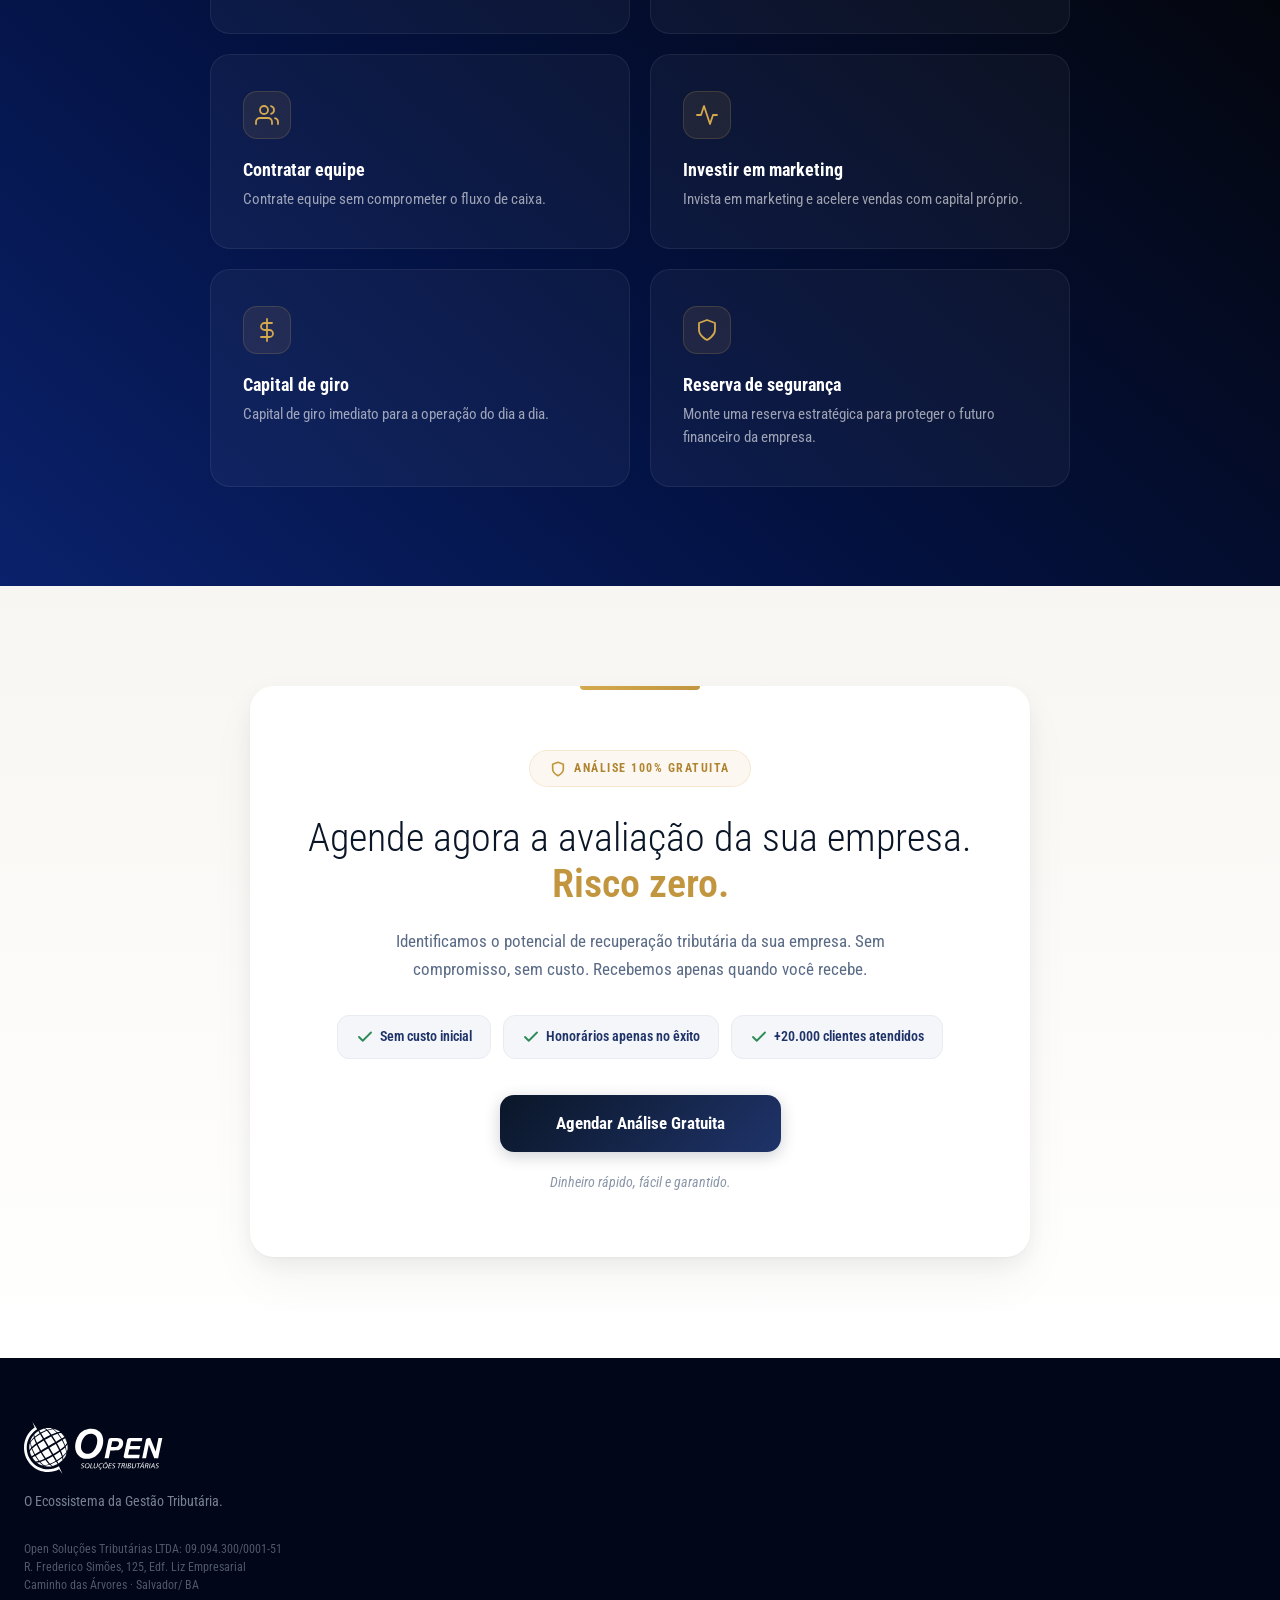
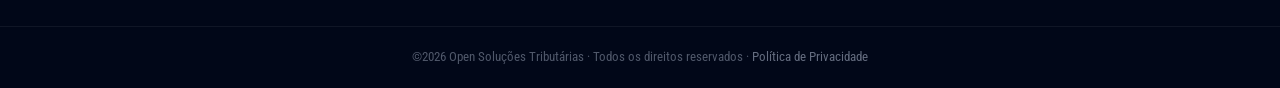
<file: consultoria/zfm/index.html>
<!DOCTYPE html>
<html lang="pt-BR">
<head>
  <meta charset="UTF-8">
  <base href="/consultoria/zfm/">
  <meta name="viewport" content="width=device-width, initial-scale=1.0">
  <title>Consultoria ZFM — Recuperação de Créditos na Zona Franca de Manaus | Open Soluções</title>
  
  <link rel="preconnect" href="https://fonts.googleapis.com">
  <link rel="preconnect" href="https://fonts.gstatic.com" crossorigin>
  <link href="https://fonts.googleapis.com/css2?family=Roboto+Condensed:wght@300;400;600;700;800&display=swap" rel="stylesheet">
  
  <link rel="stylesheet" href="assets/style.css?v=2026-11-25-7">
  
  <!-- SEO -->
  <meta name="description" content="Sua empresa na Zona Franca de Manaus paga tributos a mais. Recupere créditos dos últimos 5 anos com risco zero e honorários apenas no êxito.">
  
  <!-- Favicon (light/dark mode) -->
  <link rel="icon" type="image/svg+xml" href="assets/favicon-blue.svg" media="(prefers-color-scheme: light)">
  <link rel="icon" type="image/svg+xml" href="assets/favicon-white.svg" media="(prefers-color-scheme: dark)">
  <link rel="icon" type="image/svg+xml" href="assets/favicon-blue.svg">

  <!-- Open Graph -->
  <meta property="og:type" content="website">
  <meta property="og:title" content="Recuperação Tributária para Empresas da Zona Franca de Manaus — Open Soluções">
  <meta property="og:description" content="Empresas da ZFM podem ter entre R$ 100 mil e R$ 5 milhões parados em créditos tributários. Análise gratuita, risco zero.">
  <meta property="og:url" content="https://opensolucoestributarias.com.br/consultoria/zfm/">
  <meta property="og:image" content="https://opensolucoestributarias.com.br/consultoria/zfm/assets/alexandre-hero.png">
  <meta property="og:locale" content="pt_BR">

  <!-- Twitter Card -->
  <meta name="twitter:card" content="summary_large_image">
  <meta name="twitter:title" content="Recuperação Tributária na Zona Franca de Manaus — Open Soluções">
  <meta name="twitter:description" content="Sua empresa na ZFM pode recuperar créditos dos últimos 5 anos. Honorários somente no êxito.">

  <!-- Google Tag Manager -->
  <script>(function(w,d,s,l,i){w[l]=w[l]||[];w[l].push({'gtm.start':
  new Date().getTime(),event:'gtm.js'});var f=d.getElementsByTagName(s)[0],
  j=d.createElement(s),dl=l!='dataLayer'?'&l='+l:'';j.async=true;j.src=
  'https://www.googletagmanager.com/gtm.js?id='+i+dl;f.parentNode.insertBefore(j,f);
  })(window,document,'script','dataLayer','GTM-566F4WT');</script>
  <!-- End Google Tag Manager -->

  <!-- Meta Pixel -->
  <script>
  !function(f,b,e,v,n,t,s)
  {if(f.fbq)return;n=f.fbq=function(){n.callMethod?
  n.callMethod.apply(n,arguments):n.queue.push(arguments)};
  if(!f._fbq)f._fbq=n;n.push=n;n.loaded=!0;n.version='2.0';
  n.queue=[];t=b.createElement(e);t.async=!0;
  t.src=v;s=b.getElementsByTagName(e)[0];
  s.parentNode.insertBefore(t,s)}(window, document,'script',
  'https://connect.facebook.net/en_US/fbevents.js');
  fbq('init', '549971842334998');
  fbq('track', 'PageView');
  fbq('track', 'ViewContent', {
    content_name: 'Consultoria Zona Franca de Manaus',
    content_category: 'Consultoria'
  });
  </script>
  <noscript><img height="1" width="1" style="display:none" src="https://www.facebook.com/tr?id=549971842334998&ev=PageView&noscript=1"/></noscript>
  <!-- End Meta Pixel -->
</head>
<body class="theme-light">
  <!-- Google Tag Manager (noscript) -->
  <noscript><iframe src="https://www.googletagmanager.com/ns.html?id=GTM-566F4WT"
  height="0" width="0" style="display:none;visibility:hidden"></iframe></noscript>
  <!-- End Google Tag Manager (noscript) -->

  <!-- === HEADER === -->
  <header class="site-header dark-mode" id="siteHeader">
    <div class="header-inner">
      <div class="nav-brand">
        <a href="#" class="nav-logo">
          <img src="assets/logo.svg" alt="Open Soluções Tributárias" height="48">
        </a>

      </div>
      <nav class="nav-links">
        <a href="#dinheiro-parado">A Oportunidade</a>
        <a href="#resultados">Soluções</a>
        <a href="#como-funciona">Como funciona</a>
        <a href="#depoimentos">Depoimentos</a>
        <a href="#idealizador">Especialista</a>
      </nav>
      <div class="nav-actions">
        <button type="button" data-open-modal class="btn-header">Análise Gratuita</button>
        <button class="hamburger-btn" id="hamburgerBtn" onclick="toggleMobileNav()" aria-label="Menu">
          <span></span><span></span><span></span>
        </button>
      </div>
    </div>
  </header>

  <!-- Mobile Nav Drawer -->
  <div class="mobile-nav-overlay" id="mobileNavOverlay" onclick="closeMobileNav()"></div>
  <nav class="mobile-nav-drawer" id="mobileNavDrawer">
    <a href="#dinheiro-parado" onclick="closeMobileNav()">A Oportunidade</a>
    <a href="#resultados" onclick="closeMobileNav()">Soluções</a>
    <a href="#como-funciona" onclick="closeMobileNav()">Como funciona</a>
    <a href="#depoimentos" onclick="closeMobileNav()">Depoimentos</a>
    <a href="#idealizador" onclick="closeMobileNav()">Especialista</a>
    <button type="button" data-open-modal class="btn-primary mobile-nav-cta">Agendar Análise Gratuita</button>
  </nav>

  <main>
    <!-- === HERO SECTION === -->
    <section class="section hero-section theme-dark">
      <div class="wrap hero-grid">
        <div class="hero-content" data-reveal>
          <div class="eyebrow" style="display: flex; align-items: center; gap: 8px; margin-bottom: 24px; color: var(--color-light-cyan);">
            <svg width="14" height="14" viewBox="0 0 24 24" fill="none" stroke="currentColor" stroke-width="2" stroke-linecap="round"><path d="M17 21v-2a4 4 0 00-4-4H5a4 4 0 00-4 4v2"/><circle cx="9" cy="7" r="4"/><path d="M23 21v-2a4 4 0 00-3-3.87M16 3.13a4 4 0 010 7.75"/></svg>
            <span>Exclusivo para empresários da Zona Franca de Manaus</span>
          </div>
          <h1 class="hero-title">
            Dinheiro rápido, fácil e garantido: <strong class="text-gradient-amarelo">recupere agora os tributos da sua empresa na ZFM.</strong>
          </h1>
          <p class="text-body hero-subtitle">
            95% das empresas no Brasil pagam tributos a mais, segundo o IBGE. Recupere de forma rápida, segura e com honorários somente no êxito. Sua empresa na Zona Franca pode ter até 4 meses de faturamento parados em créditos tributários.
          </p>
          <div class="hero-badges">
            <div class="hero-info-item">
              <svg width="18" height="18" viewBox="0 0 24 24" fill="none" stroke="currentColor" stroke-width="2"><path stroke-linecap="round" stroke-linejoin="round" d="M9 12l2 2 4-4m6 2a9 9 0 11-18 0 9 9 0 0118 0z"></path></svg>
              <span>Sem custo inicial</span>
            </div>
            <div class="hero-info-item">
              <svg width="18" height="18" viewBox="0 0 24 24" fill="none" stroke="currentColor" stroke-width="2"><path stroke-linecap="round" stroke-linejoin="round" d="M12 8c-1.657 0-3 .895-3 2s1.343 2 3 2 3 .895 3 2-1.343 2-3 2m0-8c1.11 0 2.08.402 2.599 1M12 8V7m0 1v8m0 0v1m0-1c-1.11 0-2.08-.402-2.599-1M21 12a9 9 0 11-18 0 9 9 0 0118 0z"></path></svg>
              <span>Honorários apenas no êxito</span>
            </div>
          </div>
          <div class="hero-cta">
            <button type="button" data-open-modal class="btn btn-primary hero-cta-btn">Agendar Análise Gratuita</button>
          </div>
        </div>
        <div class="hero-image-col" data-reveal>
          <img src="assets/alexandre-hero.png" alt="Alexandre Marques — Open Soluções Tributárias" class="hero-img">
        </div>
      </div>
    </section>

    <!-- === LOGOS === -->
    <section class="section logo-carousel-section section-logos">
      <div class="wrap">
        <div class="head center" data-reveal>
          <span class="eyebrow">CLIENTES E PARCEIROS</span>
          <h2 class="title">Entidades que já ajudamos</h2>
        </div>
        <div class="logo-carousel-wrap" data-reveal>
          <div class="logo-carousel-fade-left"></div>
          <div class="logo-carousel-fade-right"></div>
          <div class="logo-carousel-track">
            <div class="logo-carousel-inner">
              <img src="assets/empresas/AGU.jpg" alt="AGU" loading="lazy"> <img src="assets/empresas/BNDS.jpg" alt="BNDS" loading="lazy"> <img src="assets/empresas/CNJ.jpg" alt="CNJ" loading="lazy"> <img src="assets/empresas/dpe-pr.jpg" alt="DPE PR" loading="lazy"> <img src="assets/empresas/Eletrobras.jpg" alt="Eletrobras" loading="lazy"> <img src="assets/empresas/Embasa.jpg" alt="Embasa" loading="lazy"> <img src="assets/empresas/forca-aerea-brasileira.jpg" alt="Força Aérea Brasileira" loading="lazy"> <img src="assets/empresas/governo-estado-ba.jpg" alt="Governo do estado BA" loading="lazy"> <img src="assets/empresas/IFBA.jpg" alt="IFBA" loading="lazy"> <img src="assets/empresas/IFES.jpg" alt="IFES" loading="lazy"> <img src="assets/empresas/IFGO.jpg" alt="IFGO" loading="lazy"> <img src="assets/empresas/IFSP.jpg" alt="IFSP" loading="lazy"> <img src="assets/empresas/MPSE.jpg" alt="MPSE" loading="lazy"> <img src="assets/empresas/ministerio-publico-ba.jpg" alt="Ministerio Publico BA" loading="lazy"> <img src="assets/empresas/pge-rj.jpg" alt="PGE - RJ" loading="lazy">
              <!-- DUPLICATE -->
              <img src="assets/empresas/AGU.jpg" alt="AGU" loading="lazy"> <img src="assets/empresas/BNDS.jpg" alt="BNDS" loading="lazy"> <img src="assets/empresas/CNJ.jpg" alt="CNJ" loading="lazy"> <img src="assets/empresas/dpe-pr.jpg" alt="DPE PR" loading="lazy"> <img src="assets/empresas/Eletrobras.jpg" alt="Eletrobras" loading="lazy"> <img src="assets/empresas/Embasa.jpg" alt="Embasa" loading="lazy"> <img src="assets/empresas/forca-aerea-brasileira.jpg" alt="Força Aérea Brasileira" loading="lazy"> <img src="assets/empresas/governo-estado-ba.jpg" alt="Governo do estado BA" loading="lazy"> <img src="assets/empresas/IFBA.jpg" alt="IFBA" loading="lazy"> <img src="assets/empresas/IFES.jpg" alt="IFES" loading="lazy"> <img src="assets/empresas/IFGO.jpg" alt="IFGO" loading="lazy"> <img src="assets/empresas/IFSP.jpg" alt="IFSP" loading="lazy"> <img src="assets/empresas/MPSE.jpg" alt="MPSE" loading="lazy"> <img src="assets/empresas/ministerio-publico-ba.jpg" alt="Ministerio Publico BA" loading="lazy"> <img src="assets/empresas/pge-rj.jpg" alt="PGE - RJ" loading="lazy">
            </div>
          </div>
          <div class="logo-carousel-track">
            <div class="logo-carousel-inner reverse">
              <img src="assets/empresas/SAEB.jpg" alt="SAEB" loading="lazy"> <img src="assets/empresas/SEBRAE.jpg" alt="SEBRAE" loading="lazy"> <img src="assets/empresas/sefaz-mt.jpg" alt="SEFAZ MT" loading="lazy"> <img src="assets/empresas/STF.jpg" alt="STF" loading="lazy"> <img src="assets/empresas/Senac.jpg" alt="Senac" loading="lazy"> <img src="assets/empresas/Sesi.jpg" alt="Sesi" loading="lazy"> <img src="assets/empresas/TCEPR.jpg" alt="TCEPR" loading="lazy"> <img src="assets/empresas/TCU.jpg" alt="TCU" loading="lazy"> <img src="assets/empresas/TJPR.jpg" alt="TJPR" loading="lazy"> <img src="assets/empresas/TRE-ES.jpg" alt="TRE-ES" loading="lazy"> <img src="assets/empresas/TRF2.jpg" alt="TRF2" loading="lazy"> <img src="assets/empresas/trt-ceara.jpg" alt="TRT ceara" loading="lazy"> <img src="assets/empresas/TSE.jpg" alt="TSE" loading="lazy"> <img src="assets/empresas/UESC.jpg" alt="UESC" loading="lazy"> <img src="assets/empresas/inema.jpg" alt="inema" loading="lazy">
              <!-- DUPLICATE -->
              <img src="assets/empresas/SAEB.jpg" alt="SAEB" loading="lazy"> <img src="assets/empresas/SEBRAE.jpg" alt="SEBRAE" loading="lazy"> <img src="assets/empresas/sefaz-mt.jpg" alt="SEFAZ MT" loading="lazy"> <img src="assets/empresas/STF.jpg" alt="STF" loading="lazy"> <img src="assets/empresas/Senac.jpg" alt="Senac" loading="lazy"> <img src="assets/empresas/Sesi.jpg" alt="Sesi" loading="lazy"> <img src="assets/empresas/TCEPR.jpg" alt="TCEPR" loading="lazy"> <img src="assets/empresas/TCU.jpg" alt="TCU" loading="lazy"> <img src="assets/empresas/TJPR.jpg" alt="TJPR" loading="lazy"> <img src="assets/empresas/TRE-ES.jpg" alt="TRE-ES" loading="lazy"> <img src="assets/empresas/TRF2.jpg" alt="TRF2" loading="lazy"> <img src="assets/empresas/trt-ceara.jpg" alt="TRT ceara" loading="lazy"> <img src="assets/empresas/TSE.jpg" alt="TSE" loading="lazy"> <img src="assets/empresas/UESC.jpg" alt="UESC" loading="lazy"> <img src="assets/empresas/inema.jpg" alt="inema" loading="lazy">
            </div>
          </div>
        </div>
      </div>
    </section>

    <!-- === DINHEIRO PARADO (Premium Bento) === -->
    <section class="section section-dinheiro-parado" id="dinheiro-parado">
      <div class="wrap">
        <div class="head center" data-reveal>
          <span class="eyebrow gold">A REALIDADE</span>
          <h2 class="title">Você tem dinheiro parado (e nem sabe)</h2>
          <p class="sub">Sua empresa fatura entre R$ 1 e R$ 50 milhões por ano? Sua contabilidade é terceirizada? Não tem um tributarista próprio? Você provavelmente está pagando mais do que deveria.</p>
        </div>

        <!-- Hero Statement Card -->
        <div class="dp-hero-card" data-reveal>
          <div class="dp-shimmer"></div>
          <div class="dp-hero-content">
            <div class="dp-hero-badge">
              <svg width="16" height="16" viewBox="0 0 24 24" fill="none" stroke="currentColor" stroke-width="2"><path d="M12 22s8-4 8-10V5l-8-3-8 3v7c0 6 8 10 8 10z" stroke-linejoin="round" stroke-linecap="round"/></svg>
              Créditos esquecidos nos últimos 5 anos
            </div>
            <h3 class="dp-hero-title">
              Sua empresa na Zona Franca pode ter entre
              <span class="dp-value">R$ 100 mil e R$ 50 milhões</span>
              parados em créditos tributários dos últimos 5 anos.
            </h3>
            <p class="dp-hero-desc">Dinheiro que já é seu. Tributos pagos a mais. Créditos não aproveitados. Esse dinheiro pode entrar no seu caixa agora — <strong>rápido e fácil.</strong></p>
          </div>
          <div class="dp-hero-visual">
            <div class="dp-stat-ring">
              <svg class="dp-ring-svg" viewBox="0 0 120 120">
                <circle class="dp-ring-track" cx="60" cy="60" r="54" fill="none" stroke="rgba(212,169,78,0.12)" stroke-width="4"/>
                <circle class="dp-ring-fill" cx="60" cy="60" r="54" fill="none" stroke="#D4A94E" stroke-width="4.5" stroke-linecap="round"/>
              </svg>
              <div class="dp-stat-inner">
                <span class="dp-stat-number" data-count-to="95">0%</span>
                <span class="dp-stat-label">das empresas pagam tributos a mais</span>
              </div>
            </div>
          </div>
        </div>

        <!-- Question Cards Grid -->
        <div class="dp-questions-grid">
          <div class="dp-question-card" data-reveal data-reveal-delay="0">
            <div class="dp-q-icon">
              <svg width="22" height="22" viewBox="0 0 24 24" fill="none" stroke="currentColor" stroke-width="2"><path d="M12 1v22M17 5H9.5a3.5 3.5 0 000 7h5a3.5 3.5 0 010 7H6"/></svg>
            </div>
            <div class="dp-q-content">
              <h4>Créditos de PIS/COFINS</h4>
              <p>Sua empresa na ZFM aproveitou todos os créditos disponíveis nos últimos 5 anos?</p>
            </div>
            <div class="dp-q-arrow">→</div>
          </div>

          <div class="dp-question-card" data-reveal data-reveal-delay="1">
            <div class="dp-q-icon">
              <svg width="22" height="22" viewBox="0 0 24 24" fill="none" stroke="currentColor" stroke-width="2"><path d="M14 2H6a2 2 0 00-2 2v16a2 2 0 002 2h12a2 2 0 002-2V8z"/><polyline points="14 2 14 8 20 8"/><line x1="16" y1="13" x2="8" y2="13"/><line x1="16" y1="17" x2="8" y2="17"/></svg>
            </div>
            <div class="dp-q-content">
              <h4>Incentivos fiscais da ZFM</h4>
              <p>Você está aproveitando todos os incentivos de IPI, ICMS e Imposto de Importação da Zona Franca?</p>
            </div>
            <div class="dp-q-arrow">→</div>
          </div>

          <div class="dp-question-card" data-reveal data-reveal-delay="2">
            <div class="dp-q-icon">
              <svg width="22" height="22" viewBox="0 0 24 24" fill="none" stroke="currentColor" stroke-width="2"><path d="M21 16V8a2 2 0 00-1-1.73l-7-4a2 2 0 00-2 0l-7 4A2 2 0 003 8v8a2 2 0 001 1.73l7 4a2 2 0 002 0l7-4A2 2 0 0021 16z"/></svg>
            </div>
            <div class="dp-q-content">
              <h4>Regime tributário</h4>
              <p>Está no regime tributário mais vantajoso para sua operação na ZFM?</p>
            </div>
            <div class="dp-q-arrow">→</div>
          </div>

          <div class="dp-question-card" data-reveal data-reveal-delay="3">
            <div class="dp-q-icon">
              <svg width="22" height="22" viewBox="0 0 24 24" fill="none" stroke="currentColor" stroke-width="2"><path d="M22 12h-4l-3 9L9 3l-3 9H2"/></svg>
            </div>
            <div class="dp-q-content">
              <h4>Créditos acumulados</h4>
              <p>Sua contabilidade é terceirizada e ninguém revisa se você pagou apenas o que era devido?</p>
            </div>
            <div class="dp-q-arrow">→</div>
          </div>
        </div>
      </div>
    </section>

    <!-- === PROPOSTA DE VALOR === -->
    <section class="section section-dark">
      <div class="wrap-narrow head" data-reveal>
        <div class="eyebrow gold"><span class="dot"></span>PROPOSTA DE VALOR</div>
        <h2 class="title title-white">Não é promessa. É método.</h2>
        <p class="proposta-text sub-white">Sua contabilidade apura, declara e você paga. Mas ninguém revisa se você pagou apenas o que era devido. Nós usamos tecnologia proprietária e inteligência jurídica para varrer 5 anos de obrigações acessórias e encontrar cada centavo esquecido — especialmente os incentivos específicos da Zona Franca de Manaus que muitas empresas deixam na mesa.</p>
      </div>
    </section>

    <!-- === 3 FASES (Phase Stepper) === -->
    <section class="section section-como-funciona" id="como-funciona">
      <div class="wrap">
        <div class="head center" data-reveal>
          <span class="eyebrow">COMO FUNCIONA</span>
          <h2 class="title">3 fases para o dinheiro entrar no seu caixa</h2>
          <p class="sub">Risco zero. Investimento zero. Burocracia zero. Você só tem a ganhar. Todo o risco é nosso!</p>
        </div>
        <div class="phase-stepper" data-reveal>
          <div class="phase-step">
            <div class="phase-number">1</div>
            <div class="phase-line"></div>
            <div class="card bento-card-light">
              <h3>Análise Gratuita <span class="gold">(60 min)</span></h3>
              <p>Identificamos o potencial de recuperação da sua empresa na ZFM. Sem compromisso.</p>
            </div>
          </div>
          <div class="phase-step">
            <div class="phase-number">2</div>
            <div class="phase-line"></div>
            <div class="card bento-card-light">
              <h3>Diagnóstico Completo <span class="gold">(15 dias)</span></h3>
              <p>Revisamos 5 anos de documentação. Identificamos cada crédito disponível para recuperar.</p>
            </div>
          </div>
          <div class="phase-step">
            <div class="phase-number">3</div>
            <div class="card bento-card-light">
              <h3>Recuperação Administrativa <span class="gold">(90 dias)</span></h3>
              <p>Executamos todos os procedimentos até o dinheiro entrar no seu caixa.</p>
            </div>
          </div>
        </div>
        <div class="section-cta-wrapper" data-reveal>
          <button type="button" data-open-modal class="btn-primary section-cta">Agendar Análise Gratuita →</button>
        </div>
      </div>
    </section>

    <!-- === BENEFÍCIOS (dark) === -->
    <section class="section theme-dark section-beneficios" id="resultados">
      <div class="wrap">
        <div class="head center" data-reveal>
          <span class="eyebrow eyebrow-gold">RESULTADOS REAIS</span>
          <h2 class="title title-white">Você não assume nenhum risco!</h2>
          <p class="sub sub-white">Recebemos apenas no êxito. Isso significa: você só paga nossos honorários sobre o valor que efetivamente recuperarmos. Recuperamos R$ 500 mil? Você paga sobre R$ 500 mil. Todo o risco é nosso!</p>
        </div>
        <div class="beneficios-grid" data-reveal>
          <div class="card bento-card-dark bento-span-3" data-reveal-delay="0">
            <div class="bento-icon">✓</div>
            <h3>Risco Zero</h3>
            <p>Você só paga nossos honorários sobre o valor que efetivamente recuperarmos. Sem custo inicial, sem surpresas.</p>
          </div>
          <div class="card bento-card-dark bento-span-3" data-reveal-delay="1">
            <div class="bento-icon">✓</div>
            <h3>Sem Processo Judicial</h3>
            <p>Recuperação 100% administrativa. Sem espera de anos. Dinheiro no caixa em até 90 dias.</p>
          </div>
          <div class="card bento-card-dark bento-span-2" data-reveal-delay="2">
            <div class="bento-icon">✓</div>
            <h3>Equipe Especializada</h3>
            <p>Advogados tributaristas e contabilistas com mais de 20 anos de experiência em recuperação de créditos.</p>
          </div>
          <div class="card bento-card-dark bento-span-2" data-reveal-delay="3">
            <div class="bento-icon">✓</div>
            <h3>Revisão de 5 Anos</h3>
            <p>Analisamos toda a documentação tributária dos últimos 5 anos para identificar cada oportunidade.</p>
          </div>
          <div class="card bento-card-dark bento-span-2" data-reveal-delay="4">
            <div class="bento-icon">✓</div>
            <h3>Segurança Jurídica</h3>
            <p>Procedimentos em total conformidade com a legislação. Sua empresa protegida em cada etapa.</p>
          </div>
        </div>
        <div class="section-cta-wrapper section-cta-dark" data-reveal>
          <button type="button" data-open-modal class="btn-primary section-cta">Agendar Análise Gratuita →</button>
        </div>
      </div>
    </section>

    <!-- === PASSO A PASSO === -->
    <section class="section section-temas">
      <div class="wrap">
        <div class="head center" data-reveal>
          <span class="eyebrow eyebrow-temas">PASSO A PASSO</span>
          <h2 class="title title-temas">Como colocamos esse dinheiro no seu caixa</h2>
          <p class="sub sub-temas">Um processo simples, transparente e sem burocracia.</p>
        </div>
        <div class="list-temas-horizontal" data-reveal>
          <div class="tema-horizontal-card">
            <div class="tema-h-number">01</div>
            <div class="tema-h-content">
              <h3>Você agenda a análise gratuita</h3>
              <p>Em uma reunião de 60 minutos identificamos seu potencial de recuperação. Sem compromisso, sem custo.</p>
            </div>
          </div>
          <div class="tema-horizontal-card">
            <div class="tema-h-number">02</div>
            <div class="tema-h-content">
              <h3>Nós fazemos o trabalho pesado</h3>
              <p>Revisamos toda documentação, identificamos os créditos e executamos todos os procedimentos.</p>
            </div>
          </div>
          <div class="tema-horizontal-card">
            <div class="tema-h-number">03</div>
            <div class="tema-h-content">
              <h3>Dinheiro no seu caixa em 90 dias</h3>
              <p>Administrativo. Sem processo judicial. Sem espera de anos. Resultado rápido e concreto.</p>
            </div>
          </div>
          <div class="tema-horizontal-card">
            <div class="tema-h-number">04</div>
            <div class="tema-h-content">
              <h3>Recebemos apenas no êxito</h3>
              <p>Recuperou? Paga. Não recuperou? Não paga. Simples assim. Todo o risco é nosso.</p>
            </div>
          </div>
        </div>
      </div>
      <div class="section-cta-wrapper" data-reveal>
        <button type="button" data-open-modal class="btn-primary section-cta">Agendar Análise Gratuita →</button>
      </div>
    </section>

    <!-- === DEPOIMENTOS === -->
    <section class="section section-depoimentos-v2" id="depoimentos">
      <div class="wrap">
        <div class="head center" data-reveal>
          <span class="eyebrow gold"><span class="dot"></span>QUEM JÁ CONFIOU</span>
          <h2 class="title title-white">Vejam o que falam sobre a Open</h2>
          <p class="sub sub-white">Profissionais e entidades que já confiaram em nossas soluções tributárias.</p>
        </div>
        <div class="depo-v2-grid" data-reveal>
          <div class="depo-v2-card" data-reveal-delay="0">
            <div class="depo-v2-quote">
              <svg width="32" height="24" viewBox="0 0 32 24" fill="none"><path d="M0 24V14.4C0 11.7 0.5 9.3 1.5 7.2C2.5 5.1 3.9 3.3 5.7 1.8C7.5 0.6 9.5 0 11.7 0L12.6 4.2C10.8 4.5 9.3 5.4 8.1 6.9C6.9 8.4 6.3 10.2 6.3 12.3H12V24H0ZM20 24V14.4C20 11.7 20.5 9.3 21.5 7.2C22.5 5.1 23.9 3.3 25.7 1.8C27.5 0.6 29.5 0 31.7 0L32.6 4.2C30.8 4.5 29.3 5.4 28.1 6.9C26.9 8.4 26.3 10.2 26.3 12.3H32V24H20Z" fill="currentColor"/></svg>
            </div>
            <p class="depo-v2-text">A consultoria tributária da OPEN tem se mostrado estratégica para lidar com a complexidade do sistema tributário brasileiro. O suporte da equipe garante conformidade, segurança jurídica e atualizações constantes da legislação, além de apoiar decisões contratuais e reduzir riscos de autuações.</p>
            <div class="depo-v2-author">
              <div class="depo-v2-avatar">LC</div>
              <div>
                <div class="depo-v2-name">Lidiany Camillôto</div>
                <div class="depo-v2-org">Ministério Público do Estado do Espírito Santo</div>
              </div>
            </div>
          </div>
          <div class="depo-v2-card" data-reveal-delay="1">
            <div class="depo-v2-quote">
              <svg width="32" height="24" viewBox="0 0 32 24" fill="none"><path d="M0 24V14.4C0 11.7 0.5 9.3 1.5 7.2C2.5 5.1 3.9 3.3 5.7 1.8C7.5 0.6 9.5 0 11.7 0L12.6 4.2C10.8 4.5 9.3 5.4 8.1 6.9C6.9 8.4 6.3 10.2 6.3 12.3H12V24H0ZM20 24V14.4C20 11.7 20.5 9.3 21.5 7.2C22.5 5.1 23.9 3.3 25.7 1.8C27.5 0.6 29.5 0 31.7 0L32.6 4.2C30.8 4.5 29.3 5.4 28.1 6.9C26.9 8.4 26.3 10.2 26.3 12.3H32V24H20Z" fill="currentColor"/></svg>
            </div>
            <p class="depo-v2-text">A gestão de um consórcio público multifinalitário exige rigor nas retenções tributárias. A atuação da OPEN garantiu segurança jurídica ao processo, assegurando procedimentos corretos e permitindo a recuperação de impostos pagos de forma indevida.</p>
            <div class="depo-v2-author">
              <div class="depo-v2-avatar">EG</div>
              <div>
                <div class="depo-v2-name">Edivan Guerreiro Barão</div>
                <div class="depo-v2-org">Diretor CIS/Ampunar</div>
              </div>
            </div>
          </div>
        </div>
        <div class="section-cta-wrapper" data-reveal style="margin-top: 40px;">
          <button type="button" data-open-modal class="btn-primary section-cta" style="background: var(--bg-gradient-amarelo); color: #1A1205; border: none;">Agendar Análise Gratuita →</button>
        </div>
      </div>
    </section>

    <!-- === IDEALIZADOR === -->
    <section id="idealizador" class="section section-bordered">
      <div class="wrap">
        <div class="head" data-reveal>
          <div class="eyebrow gold"><span class="dot"></span>Quem está por trás</div>
          <h2 class="title">Quem vai cuidar do seu dinheiro</h2>
        </div>

        <div class="idealizador-wrap" data-reveal>
          <div class="prof-card">
            <div class="prof-photo">
              <img src="assets/alexandre-perfil.png" alt="Alexandre Marques" loading="lazy">
            </div>
            <div class="prof-info">
              <div class="prof-label">Idealizador</div>
              <h3>Alexandre Marques</h3>
              <ul>
                <li>CEO da Open Soluções Tributárias</li>
                <li>Advogado tributarista e contabilista desde 1995</li>
                <li>Autor do livro Gestão Tributária (10ª edição)</li>
                <li>Criador do método QSO (Quadro Sinótico de Obrigações)</li>
                <li>Mais de 20.000 alunos e clientes atendidos</li>
              </ul>
            </div>
          </div>
        </div>
      </div>
    </section>

    <!-- === O QUE FAZER COM O DINHEIRO === -->
    <section class="section section-destino" id="destino">
      <div class="wrap">
        <div class="head center" data-reveal>
          <span class="eyebrow gold"><span class="dot"></span>O QUE FAZER COM O DINHEIRO</span>
          <h2 class="title title-white">Entre R$ 100 mil e R$ 50 milhões<br class="desktop-br"> disponíveis para a sua empresa</h2>
          <p class="sub sub-white">O dinheiro recuperado entra diretamente no caixa. Use como preferir.</p>
        </div>
        <div class="destino-grid" data-reveal>

          <div class="destino-card" data-reveal-delay="0">
            <div class="destino-icon">
              <svg width="24" height="24" viewBox="0 0 24 24" fill="none" stroke="currentColor" stroke-width="1.8" stroke-linecap="round" stroke-linejoin="round"><path d="M13 2L3 14h9l-1 8 10-12h-9l1-8z"/></svg>
            </div>
            <h3>Expandir sua operação</h3>
            <p>Expanda sem precisar de empréstimo. Capital que já era seu.</p>
          </div>

          <div class="destino-card" data-reveal-delay="1">
            <div class="destino-icon">
              <svg width="24" height="24" viewBox="0 0 24 24" fill="none" stroke="currentColor" stroke-width="1.8" stroke-linecap="round" stroke-linejoin="round"><rect x="2" y="7" width="20" height="14" rx="2"/><path d="M16 3h-8l-2 4h12l-2-4z"/><path d="M12 11v6"/><path d="M9 14h6"/></svg>
            </div>
            <h3>Comprar equipamentos</h3>
            <p>Compre equipamentos à vista com desconto negociado.</p>
          </div>

          <div class="destino-card" data-reveal-delay="2">
            <div class="destino-icon">
              <svg width="24" height="24" viewBox="0 0 24 24" fill="none" stroke="currentColor" stroke-width="1.8" stroke-linecap="round" stroke-linejoin="round"><path d="M17 21v-2a4 4 0 00-4-4H5a4 4 0 00-4 4v2"/><circle cx="9" cy="7" r="4"/><path d="M23 21v-2a4 4 0 00-3-3.87"/><path d="M16 3.13a4 4 0 010 7.75"/></svg>
            </div>
            <h3>Contratar equipe</h3>
            <p>Contrate equipe sem comprometer o fluxo de caixa.</p>
          </div>

          <div class="destino-card" data-reveal-delay="3">
            <div class="destino-icon">
              <svg width="24" height="24" viewBox="0 0 24 24" fill="none" stroke="currentColor" stroke-width="1.8" stroke-linecap="round" stroke-linejoin="round"><polyline points="22 12 18 12 15 21 9 3 6 12 2 12"/></svg>
            </div>
            <h3>Investir em marketing</h3>
            <p>Invista em marketing e acelere vendas com capital próprio.</p>
          </div>

          <div class="destino-card destino-wide" data-reveal-delay="4">
            <div class="destino-icon">
              <svg width="24" height="24" viewBox="0 0 24 24" fill="none" stroke="currentColor" stroke-width="1.8" stroke-linecap="round" stroke-linejoin="round"><line x1="12" y1="1" x2="12" y2="23"/><path d="M17 5H9.5a3.5 3.5 0 000 7h5a3.5 3.5 0 010 7H6"/></svg>
            </div>
            <h3>Capital de giro</h3>
            <p>Capital de giro imediato para a operação do dia a dia.</p>
          </div>

          <div class="destino-card destino-wide" data-reveal-delay="5">
            <div class="destino-icon">
              <svg width="24" height="24" viewBox="0 0 24 24" fill="none" stroke="currentColor" stroke-width="1.8" stroke-linecap="round" stroke-linejoin="round"><path d="M12 22s8-4 8-10V5l-8-3-8 3v7c0 6 8 10 8 10z"/></svg>
            </div>
            <h3>Reserva de segurança</h3>
            <p>Monte uma reserva estratégica para proteger o futuro financeiro da empresa.</p>
          </div>

        </div>
      </div>
    </section>

    <!-- === CTA FINAL === -->
    <section class="section cta-final-section" id="inscricao">
      <div class="wrap wrap-z">
        <div class="cta-final-box" data-reveal>

          <div class="cta-final-badge">
            <svg width="16" height="16" viewBox="0 0 24 24" fill="none" stroke="currentColor" stroke-width="2.5" stroke-linecap="round" stroke-linejoin="round"><path d="M12 22s8-4 8-10V5l-8-3-8 3v7c0 6 8 10 8 10z"/></svg>
            <span>ANÁLISE 100% GRATUITA</span>
          </div>

          <h2 class="cta-final-title">
            Agende agora a avaliação da sua empresa.<br class="desktop-br">
            <span class="cta-final-gold">Risco zero.</span>
          </h2>

          <p class="cta-final-desc">Identificamos o potencial de recuperação tributária da sua empresa. Sem compromisso, sem custo. Recebemos apenas quando você recebe.</p>

          <div class="cta-final-benefits">
            <div class="cta-benefit-pill">
              <svg width="18" height="18" viewBox="0 0 24 24" fill="none" stroke="currentColor" stroke-width="2.5" stroke-linecap="round" stroke-linejoin="round"><polyline points="20 6 9 17 4 12"/></svg>
              Sem custo inicial
            </div>
            <div class="cta-benefit-pill">
              <svg width="18" height="18" viewBox="0 0 24 24" fill="none" stroke="currentColor" stroke-width="2.5" stroke-linecap="round" stroke-linejoin="round"><polyline points="20 6 9 17 4 12"/></svg>
              Honorários apenas no êxito
            </div>
            <div class="cta-benefit-pill">
              <svg width="18" height="18" viewBox="0 0 24 24" fill="none" stroke="currentColor" stroke-width="2.5" stroke-linecap="round" stroke-linejoin="round"><polyline points="20 6 9 17 4 12"/></svg>
              +20.000 clientes atendidos
            </div>
          </div>

          <div class="cta-final-action">
            <button type="button" data-open-modal class="btn btn-primary cta-final-btn">Agendar Análise Gratuita</button>
          </div>

          <p class="cta-final-fine">Dinheiro rápido, fácil e garantido.</p>

        </div>
      </div>
    </section>

  </main>

  <!-- === FOOTER === -->
  <footer class="site-footer">
    <div class="footer-main">
      <!-- Rodape sem saidas (pedido do marketing): marca, razao social e politica -->
      <div class="footer-brand-col">
        <span class="footer-logo">
          <img src="assets/logo.svg" alt="Open Soluções Tributárias" height="52">
        </span>
        <p class="footer-slogan">O Ecossistema da Gestão Tributária.</p>
        <div class="footer-legal">
          Open Soluções Tributárias LTDA: 09.094.300/0001-51<br>
          R. Frederico Simões, 125, Edf. Liz Empresarial<br>
          Caminho das Árvores · Salvador/ BA
        </div>
      </div>
    </div>

    <div class="footer-bottom">
      ©2026 Open Soluções Tributárias · Todos os direitos reservados · <a href="https://opentreinamentos.com.br/politica-de-privacidade/" target="_blank" rel="noopener">Política de Privacidade</a>
    </div>
  </footer>

  <!-- === MODAL (RD STATION) === -->
  <div class="modal-overlay" id="formModal">
    <div class="modal modal-stepper" role="dialog" aria-modal="true" aria-labelledby="formModalTitle" tabindex="-1">
      <button class="modal-close" aria-label="Fechar">&times;</button>
      
      <!-- Formulário Multi-Step -->
      <div id="modalFormWrapper">
        <h3 id="formModalTitle">Agendar Análise Gratuita</h3>
        <p class="sub">Informe o CNPJ da sua empresa na Zona Franca de Manaus e preencha os dados abaixo para receber seu diagnóstico tributário.</p>
        
        <!-- Step Indicator -->
        <div class="step-indicator">
          <div class="step-dot active" data-step="1">
            <span class="step-number">1</span>
          </div>
          <div class="step-line"><div class="step-line-fill"></div></div>
          <div class="step-dot" data-step="2">
            <span class="step-number">2</span>
          </div>
        </div>
        <div class="step-labels">
          <span class="step-label active">Seus dados</span>
          <span class="step-label">Sua empresa</span>
        </div>

        <form id="rdForm" novalidate>
          <!-- STEP 1: Dados Pessoais -->
          <div class="form-step active" id="formStep1">
            <div class="field" id="field-name">
              <label for="rd-name">Nome completo *</label>
              <input type="text" id="rd-name" placeholder="Digite seu nome completo" required>
              <span class="err-msg">O nome é obrigatório</span>
            </div>

            <div class="field" id="field-phone">
              <label for="rd-phone">Telefone / WhatsApp com DDD *</label>
              <input type="tel" id="rd-phone" inputmode="tel" autocomplete="tel" placeholder="(34) 99234-5623" required>
              <span class="err-msg">O número está incorreto. Ex.: (34) 99234-5623</span>
            </div>

            <div class="field" id="field-email">
              <label for="rd-email">E-mail *</label>
              <input type="email" id="rd-email" placeholder="seu.nome@empresa.com" required>
              <span class="err-msg">Informe um e-mail válido</span>
            </div>

            <button type="button" class="btn-primary modal-submit" id="btnNextStep">
              Próximo
              <svg width="16" height="16" viewBox="0 0 24 24" fill="none" stroke="currentColor" stroke-width="2.5" stroke-linecap="round" stroke-linejoin="round" style="margin-left:6px"><path d="M5 12h14"/><path d="M13 6l6 6-6 6"/></svg>
            </button>
          </div>

          <!-- STEP 2: Dados da Empresa -->
          <div class="form-step" id="formStep2">
            <div class="field" id="field-cnpj">
              <label for="rd-cnpj">CNPJ *</label>
              <input type="text" id="rd-cnpj" placeholder="00.000.000/0000-00" required maxlength="18">
              <span class="err-msg">Informe um CNPJ válido</span>
            </div>

            <div class="field" id="field-regime">
              <label for="rd-regime">Regime tributário *</label>
              <select id="rd-regime" required>
                <option value="" disabled selected>Selecione o regime</option>
                <option value="Simples Nacional">Simples Nacional</option>
                <option value="Lucro Presumido">Lucro Presumido</option>
                <option value="Lucro Real">Lucro Real</option>
                <option value="Não sei / Outro">Não sei / Outro</option>
              </select>
              <span class="err-msg">Selecione o regime tributário</span>
            </div>

            <div class="field" id="field-faturamento">
              <label for="rd-faturamento">Faturamento médio anual *</label>
              <select id="rd-faturamento" required>
                <option value="" disabled selected>Selecione a faixa</option>
                <option value="Até R$ 360 mil/ano">Até R$ 360 mil/ano</option>
                <option value="R$ 360 mil – R$ 4,8 mi/ano">R$ 360 mil – R$ 4,8 mi/ano</option>
                <option value="R$ 4,8 mi – R$ 78 mi/ano">R$ 4,8 mi – R$ 78 mi/ano</option>
                <option value="Acima de R$ 78 mi/ano">Acima de R$ 78 mi/ano</option>
              </select>
              <span class="err-msg">Selecione a faixa de faturamento</span>
            </div>

            <div class="field field-lgpd" id="field-lgpd">
              <label class="lgpd-check">
                <input type="checkbox" id="rd-lgpd" required>
                <span class="lgpd-checkmark"></span>
                <span class="lgpd-text">Concordo com o tratamento dos meus dados conforme a <a href="https://opentreinamentos.com.br/politica-de-privacidade/" target="_blank" rel="noopener">Política de Privacidade</a> (LGPD).</span>
              </label>
              <span class="err-msg">Você precisa concordar para continuar</span>
            </div>

            <div class="step-actions">
              <button type="button" class="btn-back">
                <svg width="16" height="16" viewBox="0 0 24 24" fill="none" stroke="currentColor" stroke-width="2.5" stroke-linecap="round" stroke-linejoin="round"><path d="M19 12H5"/><path d="M11 18l-6-6 6-6"/></svg>
                Voltar
              </button>
              <button type="submit" class="btn-primary modal-submit" id="btnSubmit">
                Solicitar Diagnóstico
              </button>
            </div>
          </div>
        </form>
      </div>

      <!-- Sucesso -->
      <div class="form-success" id="modalSuccess" role="status">
        <svg class="success-icon" width="64" height="64" viewBox="0 0 64 64" aria-hidden="true">
          <circle cx="32" cy="32" r="32" fill="#E5F3EA"/>
          <path d="M21 33l7.5 7.5L43 25" fill="none" stroke="#1E7A44" stroke-width="3.5" stroke-linecap="round" stroke-linejoin="round"/>
        </svg>
        <h3>Agradecemos pelo seu contato!</h3>
        <p class="sub">Em breve retornaremos com todas as informações.</p>
        <div class="success-social">
          <p>Aproveite para seguir a Open no Instagram.</p>
          <a href="https://www.instagram.com/foco.tributario/" target="_blank" rel="noopener" class="btn-primary success-instagram">
            <svg width="18" height="18" viewBox="0 0 24 24" fill="none" stroke="currentColor" stroke-width="2" stroke-linecap="round" stroke-linejoin="round" aria-hidden="true"><rect x="3" y="3" width="18" height="18" rx="5"/><circle cx="12" cy="12" r="4"/><circle cx="17.5" cy="6.5" r="0.6" fill="currentColor"/></svg>
            Seguir a Open no Instagram
          </a>
          <button type="button" class="btn-back success-close" data-close-modal>Fechar</button>
        </div>
      </div>
    </div>
  </div>

  <!-- === JAVASCRIPT === -->
  <script src="/assets/js/lead-form.js?v=2026-11-25-3"></script>
  <script src="/assets/js/consultoria-form.js?v=2026-11-25-8"></script>
  <script>
    // Header flutuante e modo escuro
    (function() {
      var header = document.getElementById('siteHeader');
      if (header) {
        var darkSections = document.querySelectorAll('.hero-section, .theme-dark, .section-dark, .section-depoimentos-v2, .section-destino, .site-footer');
        var ticking = false;

        window.addEventListener('scroll', function() {
          if (!ticking) {
            window.requestAnimationFrame(function() {
              var currentScrollY = window.scrollY;
              
              // Estado scrolled (muda o background e as sombras)
              header.classList.toggle('scrolled', currentScrollY > 60);

              // Verifica se o header está sobrepondo uma seção escura
              var headerCenterY = 54;
              var isOverDark = false;
              
              darkSections.forEach(function(sec) {
                var rect = sec.getBoundingClientRect();
                if (headerCenterY >= rect.top && headerCenterY <= rect.bottom) {
                  isOverDark = true;
                }
              });
              
              header.classList.toggle('dark-mode', isOverDark);
              ticking = false;
            });
            ticking = true;
          }
        }, { passive: true });
        
        // Disparar uma vez no load
        window.dispatchEvent(new Event('scroll'));
      }
    })();

    // Reveal Animation (with stagger support)
    const observer = new IntersectionObserver((entries) => {
      entries.forEach(entry => {
        if (entry.isIntersecting) {
          const delay = entry.target.dataset.revealDelay;
          if (delay !== undefined) {
            entry.target.style.transitionDelay = (parseInt(delay) * 120) + 'ms';
          }
          entry.target.classList.add('is-in');
          observer.unobserve(entry.target);
        }
      });
    }, { threshold: 0.1, rootMargin: "0px 0px -50px 0px" });

    document.querySelectorAll('[data-reveal]').forEach(el => observer.observe(el));

    // Animated counter for stat ring (95%)
    (function() {
      const statEl = document.querySelector('[data-count-to]');
      if (!statEl) return;
      const target = parseInt(statEl.dataset.countTo);
      let counted = false;

      const counterObserver = new IntersectionObserver((entries) => {
        entries.forEach(entry => {
          if (entry.isIntersecting && !counted) {
            counted = true;
            let current = 0;
            const duration = 1800;
            const step = 16;
            const increment = target / (duration / step);
            const ring = document.querySelector('.dp-ring-fill');
            const circumference = 2 * Math.PI * 54;

            if (ring) {
              ring.style.strokeDasharray = circumference;
              ring.style.strokeDashoffset = circumference;
            }

            const timer = setInterval(() => {
              current += increment;
              if (current >= target) {
                current = target;
                clearInterval(timer);
              }
              statEl.textContent = Math.round(current) + '%';

              if (ring) {
                const progress = current / 100;
                ring.style.strokeDashoffset = circumference * (1 - progress);
              }
            }, step);

            counterObserver.unobserve(entry.target);
          }
        });
      }, { threshold: 0.3 });

      counterObserver.observe(statEl.closest('.dp-hero-card') || statEl);
    })();

    // Mobile Nav
    function toggleMobileNav() {
      var drawer = document.getElementById('mobileNavDrawer');
      var overlay = document.getElementById('mobileNavOverlay');
      var btn = document.getElementById('hamburgerBtn');
      var isOpen = drawer.classList.contains('open');
      drawer.classList.toggle('open', !isOpen);
      overlay.classList.toggle('open', !isOpen);
      btn.classList.toggle('active', !isOpen);
      document.body.style.overflow = isOpen ? '' : 'hidden';
    }
    function closeMobileNav() {
      document.getElementById('mobileNavDrawer').classList.remove('open');
      document.getElementById('mobileNavOverlay').classList.remove('open');
      document.getElementById('hamburgerBtn').classList.remove('active');
      document.body.style.overflow = '';
    }

    // Formulario em 2 etapas: /assets/js/consultoria-form.js
    window.OpenConsultoriaForm.init({ identificador: 'consultoria-zfm-landing-page', formulario: 'zfm' });

  </script>
</body>
</html>
</file>
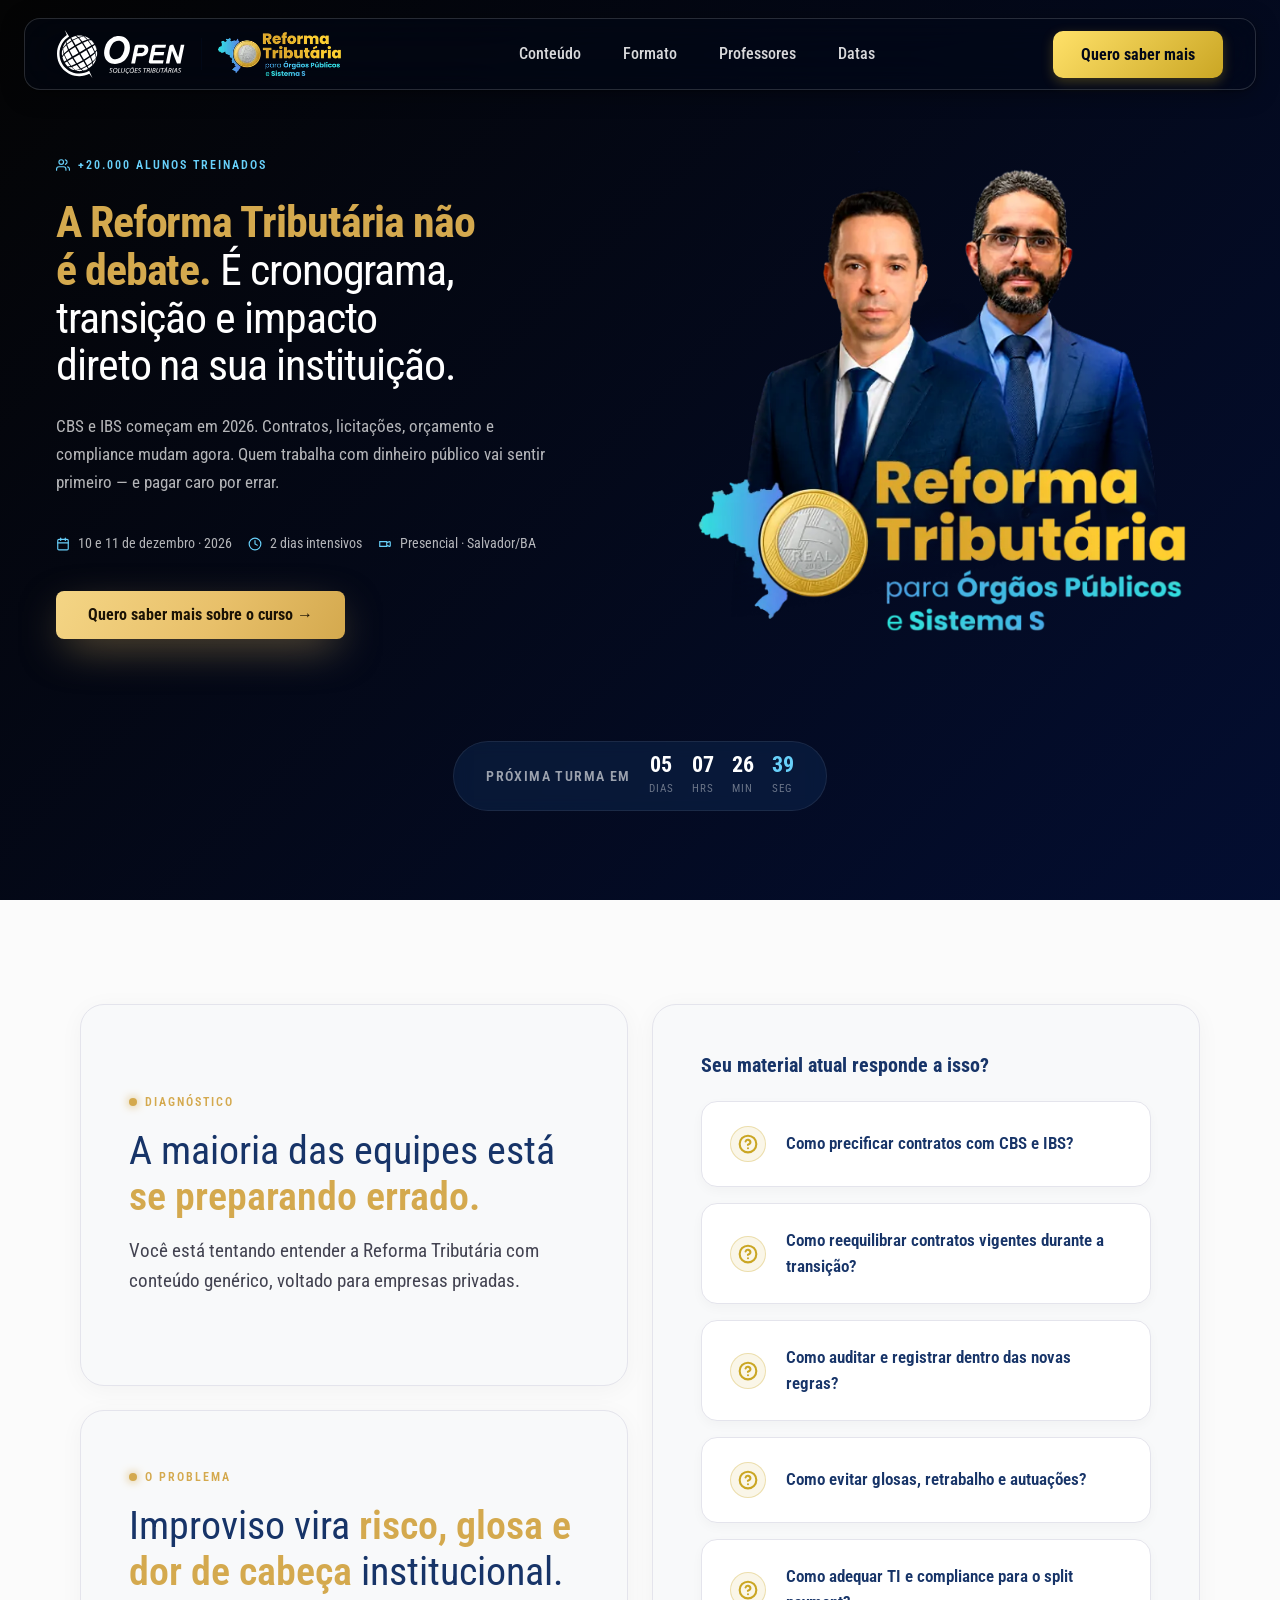
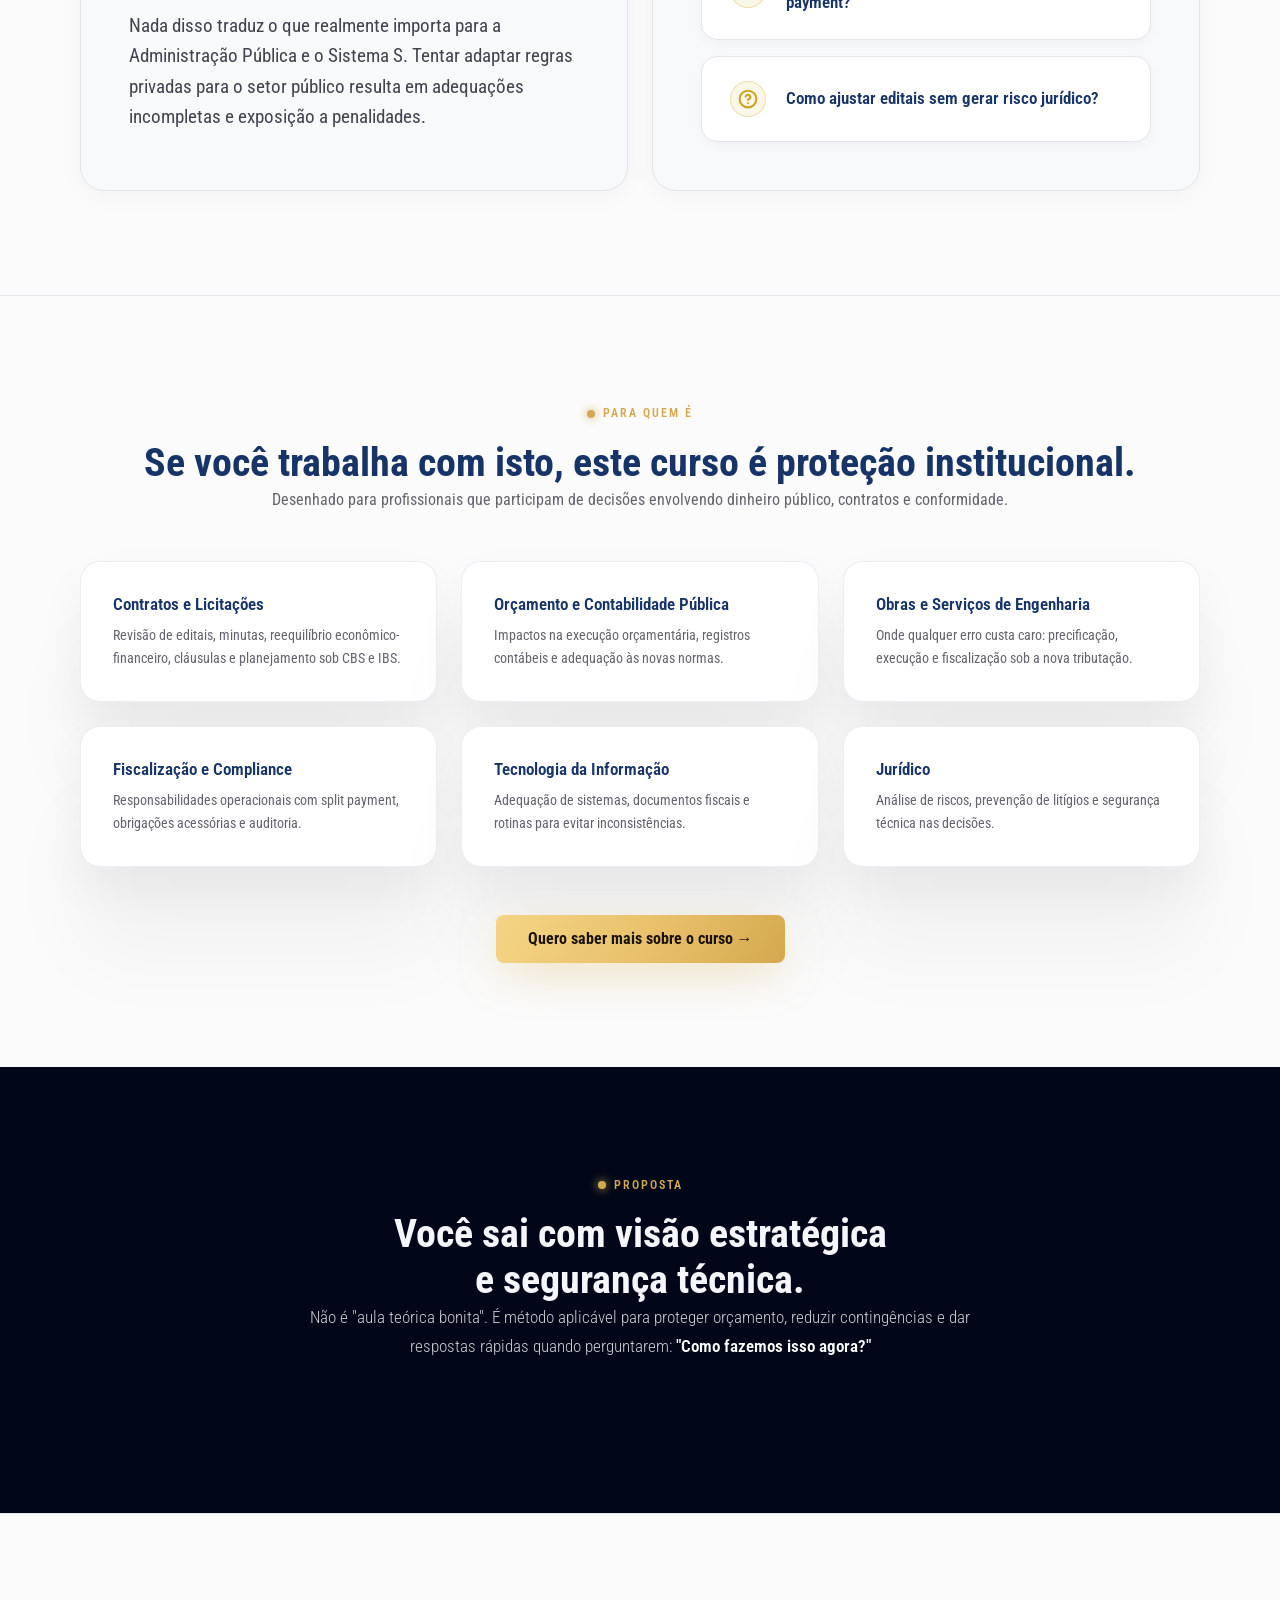
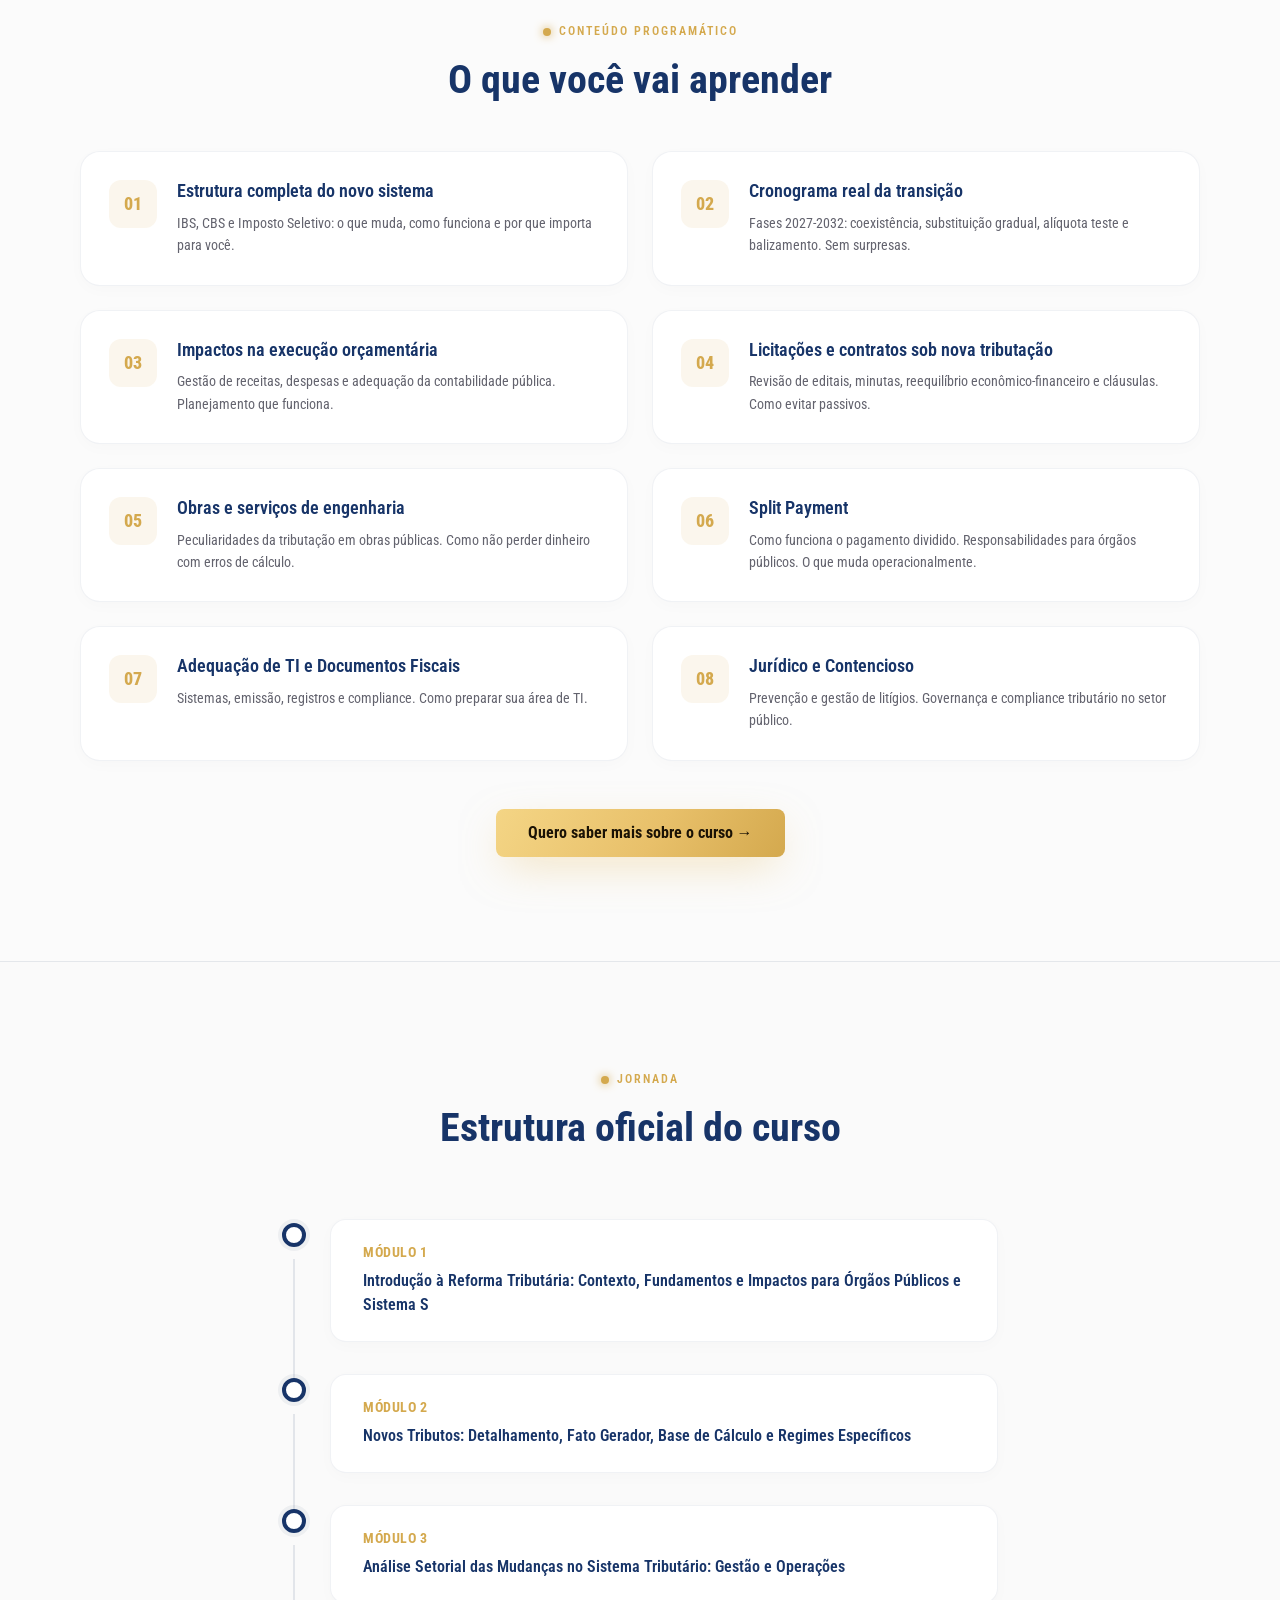
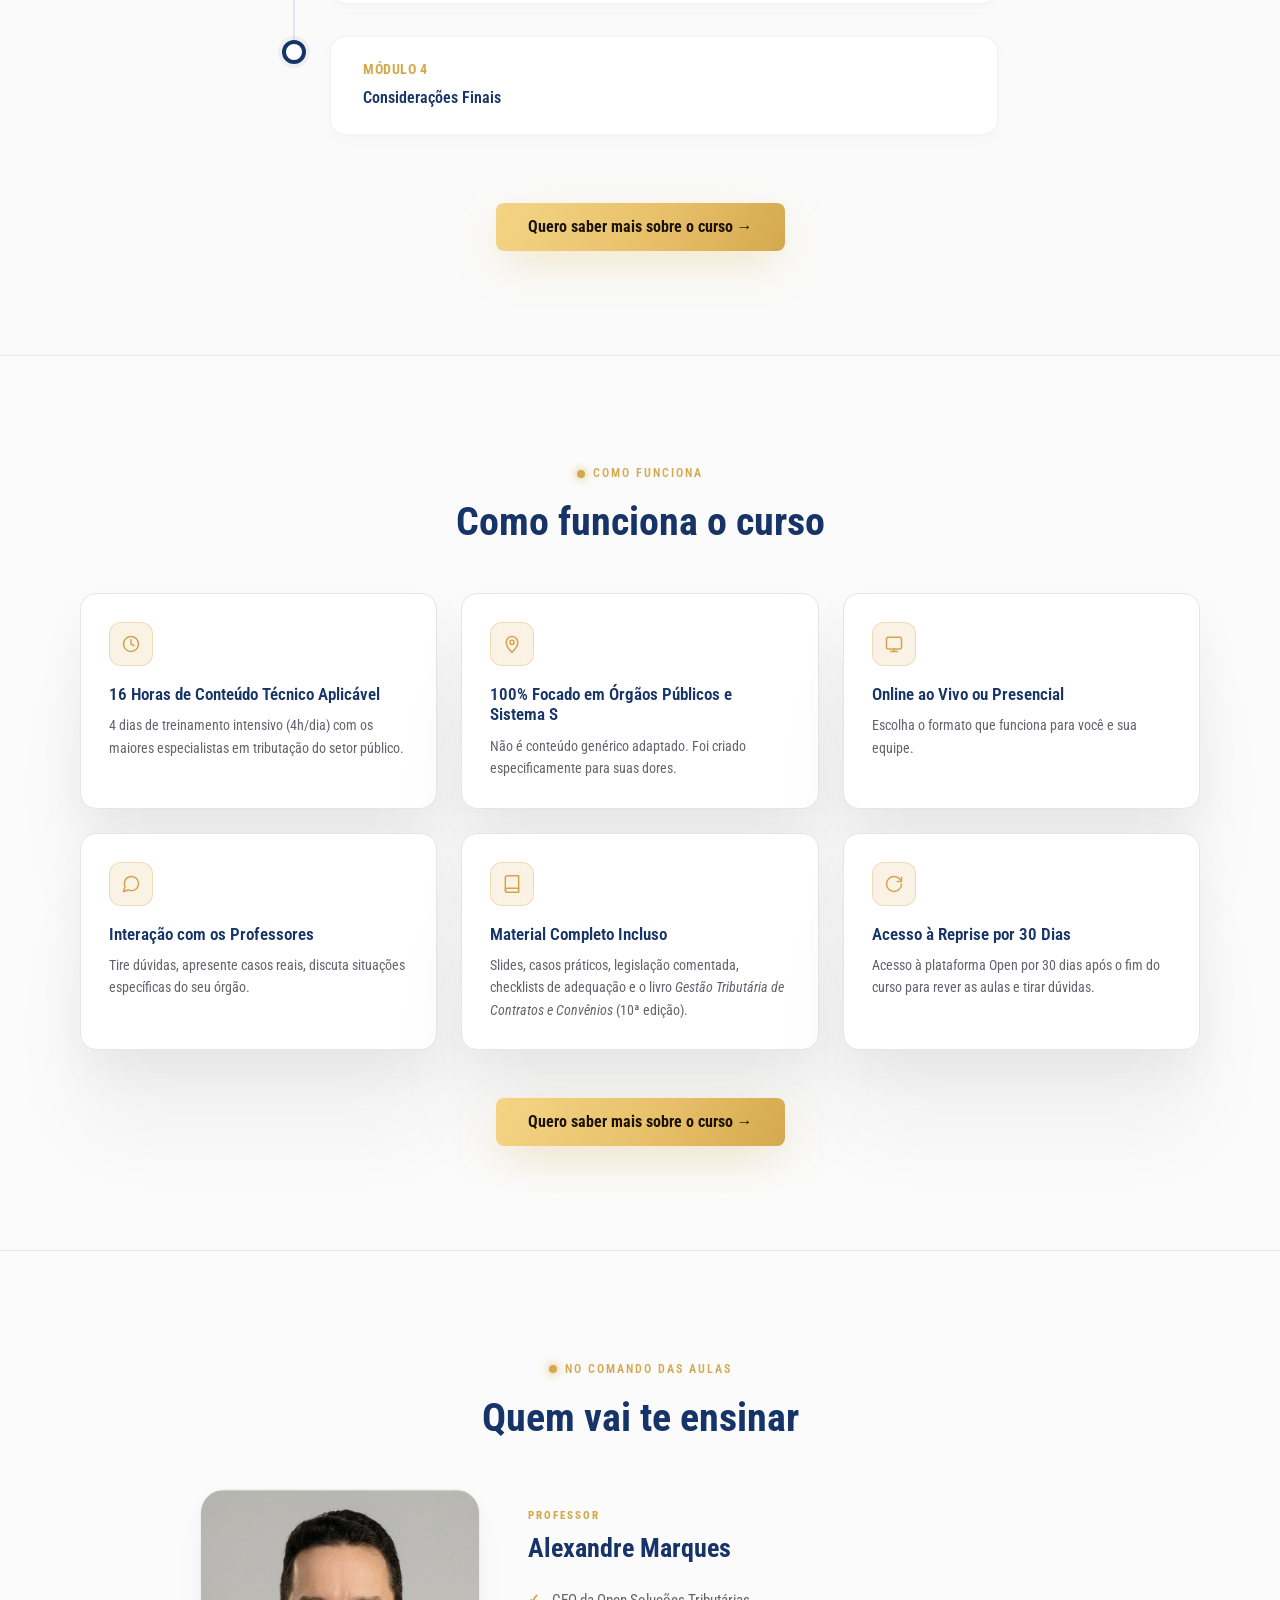
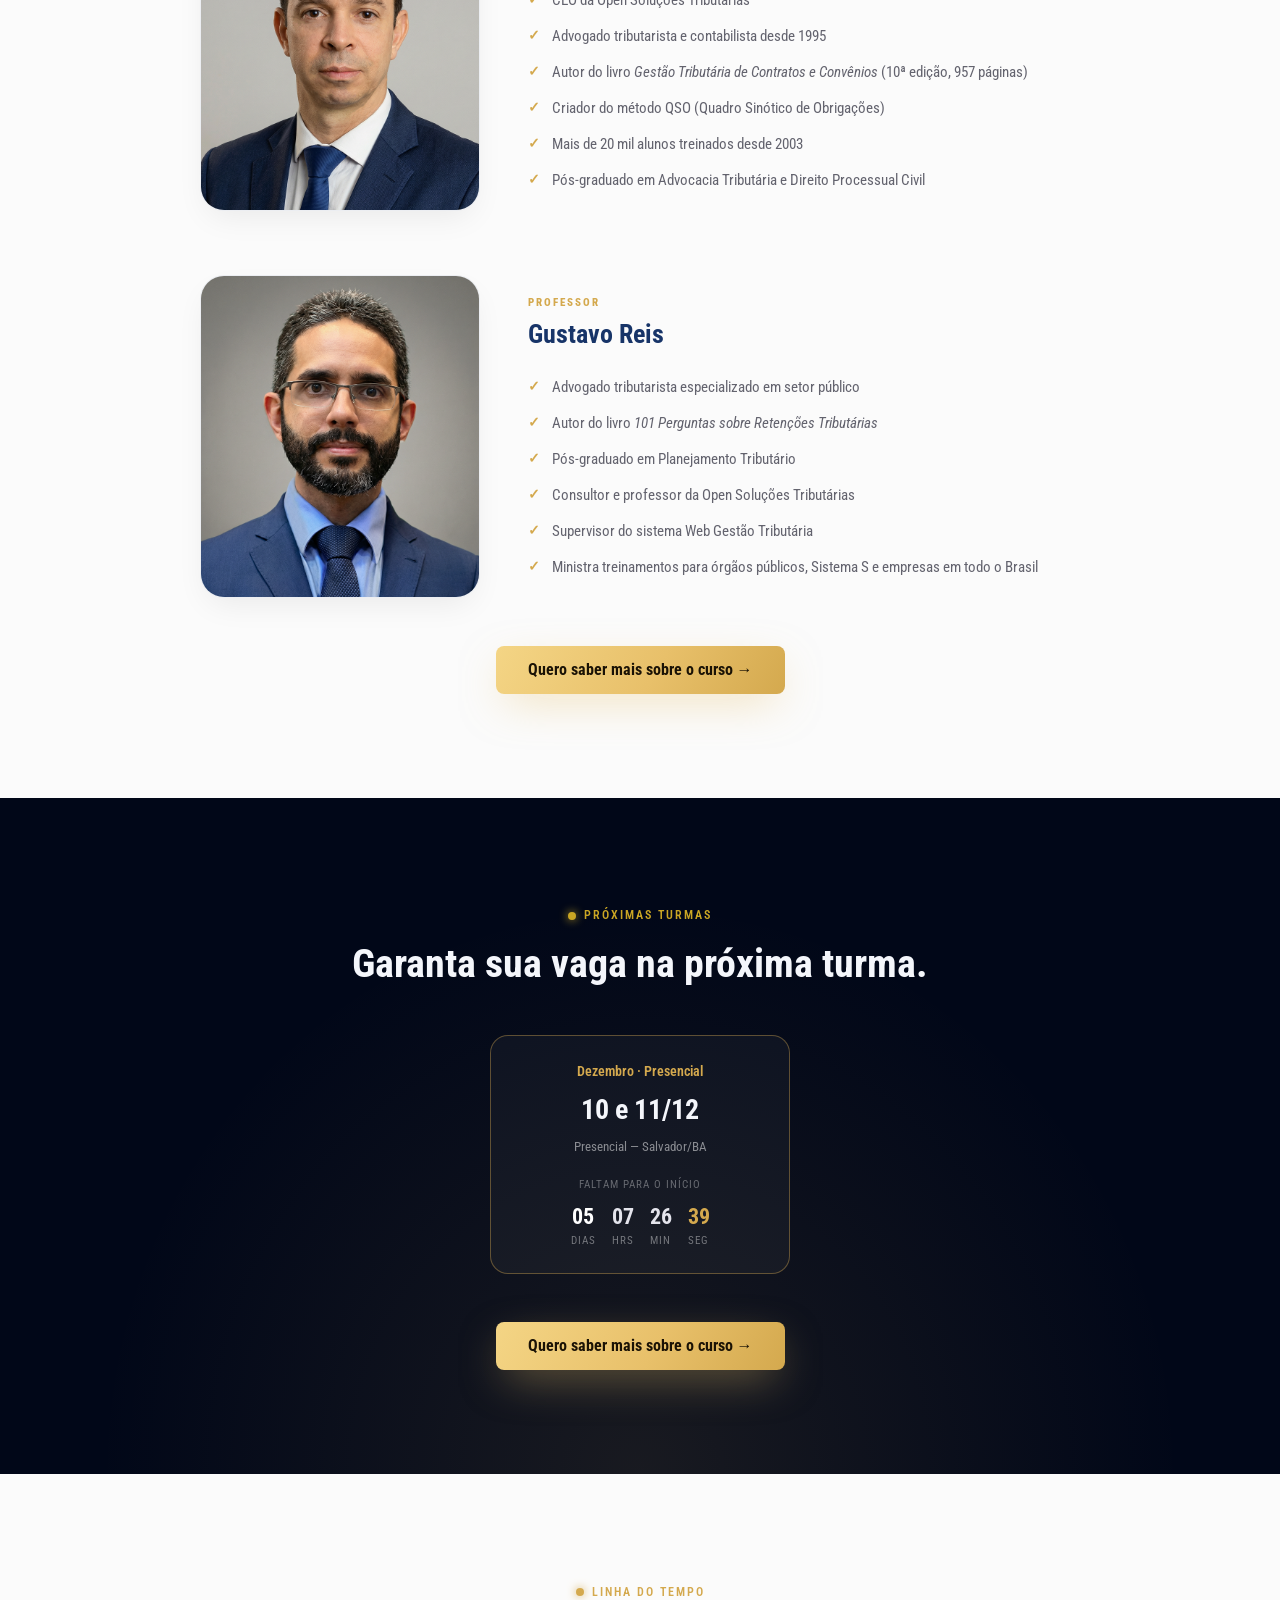
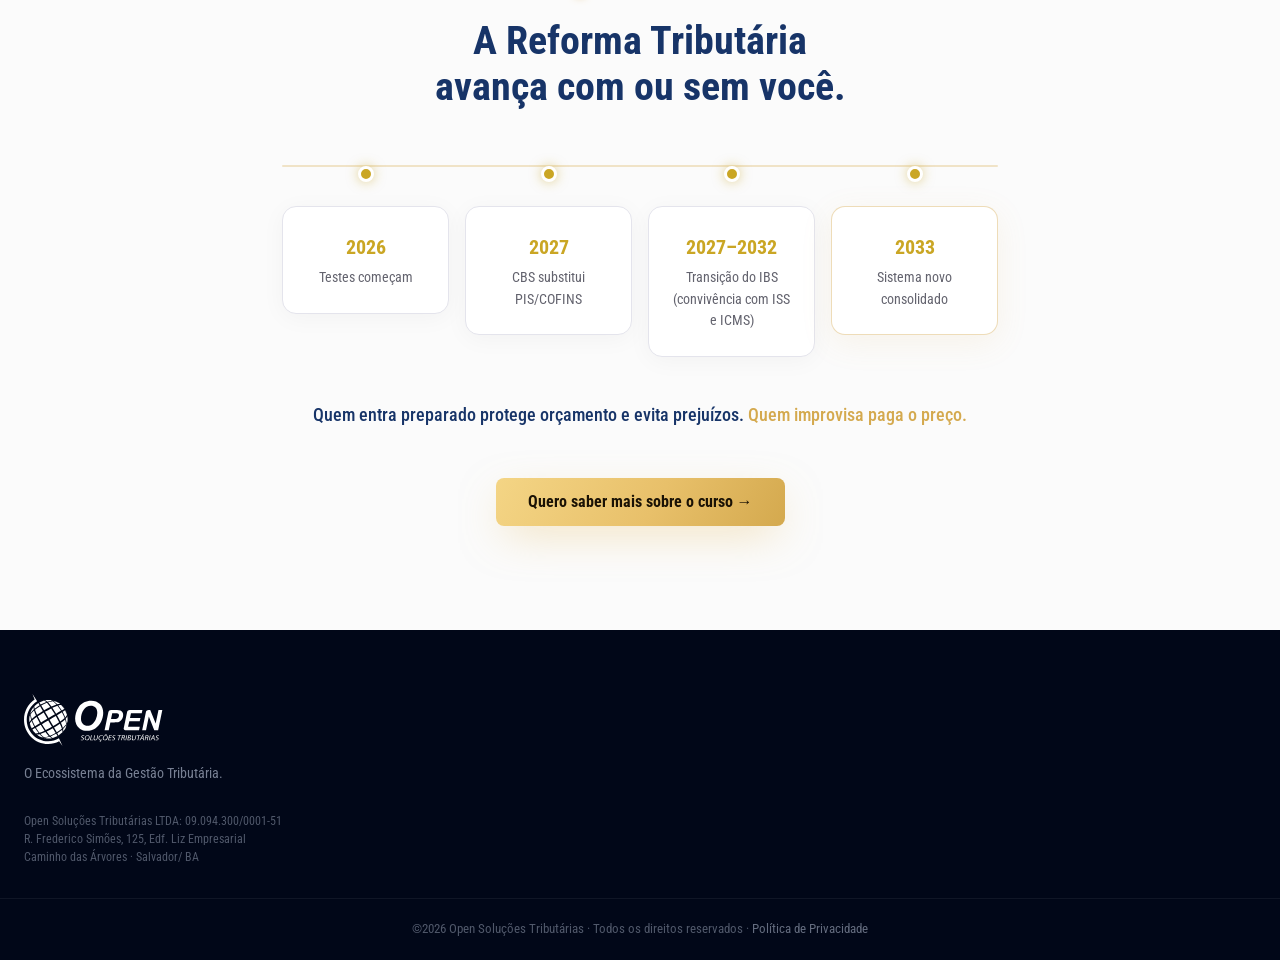
<file: curso/reforma-tributaria/index.html>
<!DOCTYPE html>
<html lang="pt-BR">
<head>
<meta charset="utf-8">
<base href="/curso/reforma-tributaria/">
<meta name="viewport" content="width=device-width, initial-scale=1">
<title>Reforma Tributária para Órgãos Públicos e Sistema S | Open Treinamentos</title>
<meta name="description" content="CBS e IBS começam em 2026. Curso intensivo para Contratos, Licitações, Orçamento, Compliance, TI e Jurídico de órgãos públicos e Sistema S.">
<link rel="stylesheet" href="assets/style.css?v=2026-11-25">

<!-- Favicon (light/dark mode) -->
<link rel="icon" type="image/svg+xml" href="assets/favicon-blue.svg" media="(prefers-color-scheme: light)">
<link rel="icon" type="image/svg+xml" href="assets/favicon-white.svg" media="(prefers-color-scheme: dark)">
<link rel="icon" type="image/svg+xml" href="assets/favicon-blue.svg">

<!-- Google Tag Manager -->
<script>(function(w,d,s,l,i){w[l]=w[l]||[];w[l].push({'gtm.start':
new Date().getTime(),event:'gtm.js'});var f=d.getElementsByTagName(s)[0],
j=d.createElement(s),dl=l!='dataLayer'?'&l='+l:'';j.async=true;j.src=
'https://www.googletagmanager.com/gtm.js?id='+i+dl;f.parentNode.insertBefore(j,f);
})(window,document,'script','dataLayer','GTM-566F4WT');</script>
<!-- End Google Tag Manager -->
<!-- Meta Pixel -->
<script>
!function(f,b,e,v,n,t,s)
{if(f.fbq)return;n=f.fbq=function(){n.callMethod?
n.callMethod.apply(n,arguments):n.queue.push(arguments)};
if(!f._fbq)f._fbq=n;n.push=n;n.loaded=!0;n.version='2.0';
n.queue=[];t=b.createElement(e);t.async=!0;
t.src=v;s=b.getElementsByTagName(e)[0];
s.parentNode.insertBefore(t,s)}(window, document,'script',
'https://connect.facebook.net/en_US/fbevents.js');
fbq('init', '549971842334998');
fbq('track', 'PageView');
fbq('track', 'ViewContent', {
  content_name: 'Curso Reforma Tributaria',
  content_category: 'Curso'
});
</script>
<noscript><img height="1" width="1" style="display:none" src="https://www.facebook.com/tr?id=549971842334998&ev=PageView&noscript=1"/></noscript>
<!-- End Meta Pixel -->
</head>
<body>
<!-- Google Tag Manager (noscript) -->
<noscript><iframe src="https://www.googletagmanager.com/ns.html?id=GTM-566F4WT"
height="0" width="0" style="display:none;visibility:hidden"></iframe></noscript>
<!-- End Google Tag Manager (noscript) -->
<!-- ============ HEADER ============ -->
<header class="site-header dark-mode" id="siteHeader">
  <div class="header-inner">
    <div class="nav-brand">
      <a href="#topo" class="nav-logo">
        <img src="assets/logo.svg" alt="Open Soluções Tributárias" height="48">
      </a>
      <span class="nav-brand-divider"></span>
      <a href="#topo" class="nav-logo nav-logo-curso">
        <img src="assets/logo-open-rto.webp" alt="Reforma Tributária para Órgãos Públicos e Sistema S" height="44">
      </a>
    </div>
    <nav class="nav-links">
      <a href="#conteudo">Conteúdo</a>
      <a href="#formato">Formato</a>
      <a href="#professores">Professores</a>
      <a href="#datas">Datas</a>
    </nav>
    <button class="btn-header" data-open-modal>Quero saber mais</button>
  </div>
</header>
<main>

<!-- ============ HERO V2 - TWO COLUMN ============ -->
<section id="topo" class="hero-section">
  <div class="container hero-grid">
    <!-- LEFT COLUMN: text + badges + button -->
    <div class="hero-content">

      <!-- Eyebrow -->
      <div class="eyebrow" data-reveal style="display: flex; align-items: center; gap: 8px; margin-bottom: 24px; color: var(--color-light-cyan); transition-delay: 0.1s;">
        <svg width="14" height="14" viewBox="0 0 24 24" fill="none" stroke="currentColor" stroke-width="2" stroke-linecap="round"><path d="M17 21v-2a4 4 0 00-4-4H5a4 4 0 00-4 4v2"/><circle cx="9" cy="7" r="4"/><path d="M23 21v-2a4 4 0 00-3-3.87M16 3.13a4 4 0 010 7.75"/></svg>
        <span>+20.000 alunos treinados</span>
      </div>

      <!-- Heading -->
      <h1 class="hero-title" data-reveal style="font-weight: 400; transition-delay: 0.2s;">
        <strong style="font-weight: 700; color: #D4A94E;">A Reforma Tributária não é debate.</strong> É cronograma, transição e impacto direto na sua instituição.
      </h1>

      <!-- Subtitle -->
      <p class="text-body hero-subtitle" data-reveal style="color: rgba(255,255,255,0.7); transition-delay: 0.3s;">CBS e IBS começam em 2026. Contratos, licitações, orçamento e compliance mudam agora. Quem trabalha com dinheiro público vai sentir primeiro — e pagar caro por errar.</p>

      <!-- Info badges row -->
      <div class="hero-badges" data-reveal style="transition-delay: 0.4s;">
        <div class="hero-info-item">
          <svg width="14" height="14" viewBox="0 0 24 24" fill="none" stroke="currentColor" stroke-width="2" stroke-linecap="round"><rect x="3" y="4" width="18" height="18" rx="2"/><line x1="16" y1="2" x2="16" y2="6"/><line x1="8" y1="2" x2="8" y2="6"/><line x1="3" y1="10" x2="21" y2="10"/></svg>
          <span data-hero-date>10 a 13 de novembro · 2026</span>
        </div>
        <div class="hero-info-item">
          <svg width="14" height="14" viewBox="0 0 24 24" fill="none" stroke="currentColor" stroke-width="2" stroke-linecap="round"><circle cx="12" cy="12" r="10"/><polyline points="12 6 12 12 16 14"/></svg>
          <span data-hero-time>08h às 12h · 4 dias intensivos</span>
        </div>
        <div class="hero-info-item">
          <svg width="14" height="14" viewBox="0 0 24 24" fill="none" stroke="currentColor" stroke-width="2" stroke-linecap="round"><path d="M15 10l4.553-2.069A1 1 0 0121 8.87V15.13a1 1 0 01-1.447.9L15 14M3 8h12v8H3z"/></svg>
          <span data-hero-mode>Ao vivo · Online</span>
        </div>
      </div>

      <!-- CTA Button -->
      <div class="hero-cta" data-reveal style="transition-delay: 0.5s;">
        <button class="btn btn-primary" data-open-modal>Quero saber mais sobre o curso →</button>
      </div>
    </div>

    <!-- RIGHT COLUMN: speakers photo -->
    <div class="hero-image-col" data-reveal style="transition-delay: 0.3s;">
      <img src="assets/hero-curso-rto.webp" alt="Alexandre Marques e Gustavo Reis" width="700" height="700" fetchpriority="high" decoding="async" class="hero-img">
    </div>
  </div>

  <!-- BOTTOM: Centered Countdown -->
  <div class="container hero-countdown-bottom" style="display: flex; justify-content: center; margin-top: 48px; position: relative; z-index: 3;">
    <div class="hero-countdown-pill" data-hero-pill data-reveal style="transition-delay: 0.6s;">
      <span class="cd-label" data-hero-label>PRÓXIMA TURMA EM</span>
      <div class="countdown" data-countdown="2026-11-10T08:00:00-03:00" data-hero-countdown style="margin-top: 0;">
        <div class="cd-unit"><div class="n" data-cd-days>--</div><div class="l">dias</div></div>
        <div class="cd-unit"><div class="n" data-cd-hours>--</div><div class="l">hrs</div></div>
        <div class="cd-unit"><div class="n" data-cd-mins>--</div><div class="l">min</div></div>
        <div class="cd-unit"><div class="n blue" data-cd-secs>--</div><div class="l">seg</div></div>
      </div>
    </div>
  </div>
</section>




<!-- ============ PROBLEMA ============ -->
<section id="problema" class="section immersive-diagnosis">
  <div class="wrap immersive-grid">
    
    <!-- Left Column: Context -->
    <div class="diagnosis-context">
      
      <div class="diagnosis-box" data-reveal>
        <div class="eyebrow badge-eyebrow" style="color: #D4A94E;"><span class="dot"></span>Diagnóstico</div>
        <h2 class="title" style="margin-bottom: 16px; font-weight: 400;">A maioria das equipes está <span class="text-highlight-yellow">se preparando errado.</span></h2>
        <p class="section-text text-left lead-text" style="margin: 0;">Você está tentando entender a Reforma Tributária com conteúdo genérico, voltado para empresas privadas.</p>
      </div>

      <div class="diagnosis-box" data-reveal>
        <div class="eyebrow badge-eyebrow" style="color: #D4A94E;"><span class="dot"></span>O Problema</div>
        <h2 class="title" style="margin-bottom: 16px; font-weight: 400;">Improviso vira <span class="text-highlight-yellow">risco, glosa e dor de cabeça</span> institucional.</h2>
        <p class="section-text text-left lead-text" style="margin: 0;">Nada disso traduz o que realmente importa para a Administração Pública e o Sistema S. Tentar adaptar regras privadas para o setor público resulta em adequações incompletas e exposição a penalidades.</p>
      </div>

    </div>

    <!-- Right Column: Questions -->
    <div class="diagnosis-box" data-reveal>
      <h3 class="questions-title">Seu material atual responde a isso?</h3>
      <div class="diagnosis-questions">
        <div class="question-card">
          <div class="question-icon">
            <svg width="20" height="20" viewBox="0 0 24 24" fill="none" stroke="currentColor" stroke-width="2.5" stroke-linecap="round" stroke-linejoin="round"><circle cx="12" cy="12" r="10"></circle><path d="M9.09 9a3 3 0 0 1 5.83 1c0 2-3 3-3 3"></path><line x1="12" y1="17" x2="12.01" y2="17"></line></svg>
          </div>
          <div class="question-text">Como precificar contratos com CBS e IBS?</div>
        </div>
        <div class="question-card">
          <div class="question-icon">
            <svg width="20" height="20" viewBox="0 0 24 24" fill="none" stroke="currentColor" stroke-width="2.5" stroke-linecap="round" stroke-linejoin="round"><circle cx="12" cy="12" r="10"></circle><path d="M9.09 9a3 3 0 0 1 5.83 1c0 2-3 3-3 3"></path><line x1="12" y1="17" x2="12.01" y2="17"></line></svg>
          </div>
          <div class="question-text">Como reequilibrar contratos vigentes durante a transição?</div>
        </div>
        <div class="question-card">
          <div class="question-icon">
            <svg width="20" height="20" viewBox="0 0 24 24" fill="none" stroke="currentColor" stroke-width="2.5" stroke-linecap="round" stroke-linejoin="round"><circle cx="12" cy="12" r="10"></circle><path d="M9.09 9a3 3 0 0 1 5.83 1c0 2-3 3-3 3"></path><line x1="12" y1="17" x2="12.01" y2="17"></line></svg>
          </div>
          <div class="question-text">Como auditar e registrar dentro das novas regras?</div>
        </div>
        <div class="question-card">
          <div class="question-icon">
            <svg width="20" height="20" viewBox="0 0 24 24" fill="none" stroke="currentColor" stroke-width="2.5" stroke-linecap="round" stroke-linejoin="round"><circle cx="12" cy="12" r="10"></circle><path d="M9.09 9a3 3 0 0 1 5.83 1c0 2-3 3-3 3"></path><line x1="12" y1="17" x2="12.01" y2="17"></line></svg>
          </div>
          <div class="question-text">Como evitar glosas, retrabalho e autuações?</div>
        </div>
        <div class="question-card">
          <div class="question-icon">
            <svg width="20" height="20" viewBox="0 0 24 24" fill="none" stroke="currentColor" stroke-width="2.5" stroke-linecap="round" stroke-linejoin="round"><circle cx="12" cy="12" r="10"></circle><path d="M9.09 9a3 3 0 0 1 5.83 1c0 2-3 3-3 3"></path><line x1="12" y1="17" x2="12.01" y2="17"></line></svg>
          </div>
          <div class="question-text">Como adequar TI e compliance para o split payment?</div>
        </div>
        <div class="question-card">
          <div class="question-icon">
            <svg width="20" height="20" viewBox="0 0 24 24" fill="none" stroke="currentColor" stroke-width="2.5" stroke-linecap="round" stroke-linejoin="round"><circle cx="12" cy="12" r="10"></circle><path d="M9.09 9a3 3 0 0 1 5.83 1c0 2-3 3-3 3"></path><line x1="12" y1="17" x2="12.01" y2="17"></line></svg>
          </div>
          <div class="question-text">Como ajustar editais sem gerar risco jurídico?</div>
        </div>
      </div>
    </div>

  </div>
</section>

<!-- ============ PÚBLICO-ALVO ============ -->
<section id="publico" class="section section-bordered">
  <div class="wrap">
    <div class="head" data-reveal>
      <div class="eyebrow gold"><span class="dot"></span>Para quem é</div>
      <h2 class="title">Se você trabalha com isto, este curso é proteção institucional.</h2>
      <p class="section-text">Desenhado para profissionais que participam de decisões envolvendo dinheiro público, contratos e conformidade.</p>
    </div>

    <div data-reveal class="grid-3 immersive-grid-light">
      <div class="card bento-card-light">
        <h3>Contratos e Licitações</h3>
        <p>Revisão de editais, minutas, reequilíbrio econômico-financeiro, cláusulas e planejamento sob CBS e IBS.</p>
      </div>
      <div class="card bento-card-light">
        <h3>Orçamento e Contabilidade Pública</h3>
        <p>Impactos na execução orçamentária, registros contábeis e adequação às novas normas.</p>
      </div>
      <div class="card bento-card-light">
        <h3>Obras e Serviços de Engenharia</h3>
        <p>Onde qualquer erro custa caro: precificação, execução e fiscalização sob a nova tributação.</p>
      </div>
      <div class="card bento-card-light">
        <h3>Fiscalização e Compliance</h3>
        <p>Responsabilidades operacionais com split payment, obrigações acessórias e auditoria.</p>
      </div>
      <div class="card bento-card-light">
        <h3>Tecnologia da Informação</h3>
        <p>Adequação de sistemas, documentos fiscais e rotinas para evitar inconsistências.</p>
      </div>
      <div class="card bento-card-light">
        <h3>Jurídico</h3>
        <p>Análise de riscos, prevenção de litígios e segurança técnica nas decisões.</p>
      </div>
    </div>

    <div class="cta-center" data-reveal>
      <button class="btn-primary" data-open-modal>Quero saber mais sobre o curso →</button>
    </div>
  </div>
</section>

<!-- ============ PROPOSTA DE VALOR ============ -->
<section class="section section-dark">
  <div class="wrap-narrow head" data-reveal>
    <div class="eyebrow gold"><span class="dot"></span>Proposta</div>
    <h2 class="title">Você sai com visão estratégica e segurança técnica.</h2>
    <p class="proposta-text">Não é "aula teórica bonita". É método aplicável para proteger orçamento, reduzir contingências e dar respostas rápidas quando perguntarem: <strong>"Como fazemos isso agora?"</strong></p>
  </div>
</section>

<!-- ============ CONTEÚDO PROGRAMÁTICO ============ -->
<section id="conteudo" class="section section-bordered">
  <div class="wrap">
    <div class="head" data-reveal>
      <div class="eyebrow gold"><span class="dot"></span>Conteúdo programático</div>
      <h2 class="title">O que você vai aprender</h2>
    </div>

    <div data-reveal class="learning-grid">
      <!-- Row 01 -->
      <div class="learning-row">
        <div class="learning-number">01</div>
        <div class="learning-content">
          <h3>Estrutura completa do novo sistema</h3>
          <p>IBS, CBS e Imposto Seletivo: o que muda, como funciona e por que importa para você.</p>
        </div>
      </div>
      <!-- Row 02 -->
      <div class="learning-row">
        <div class="learning-number">02</div>
        <div class="learning-content">
          <h3>Cronograma real da transição</h3>
          <p>Fases 2027-2032: coexistência, substituição gradual, alíquota teste e balizamento. Sem surpresas.</p>
        </div>
      </div>
      <!-- Row 03 -->
      <div class="learning-row">
        <div class="learning-number">03</div>
        <div class="learning-content">
          <h3>Impactos na execução orçamentária</h3>
          <p>Gestão de receitas, despesas e adequação da contabilidade pública. Planejamento que funciona.</p>
        </div>
      </div>
      <!-- Row 04 -->
      <div class="learning-row">
        <div class="learning-number">04</div>
        <div class="learning-content">
          <h3>Licitações e contratos sob nova tributação</h3>
          <p>Revisão de editais, minutas, reequilíbrio econômico-financeiro e cláusulas. Como evitar passivos.</p>
        </div>
      </div>
      <!-- Row 05 -->
      <div class="learning-row">
        <div class="learning-number">05</div>
        <div class="learning-content">
          <h3>Obras e serviços de engenharia</h3>
          <p>Peculiaridades da tributação em obras públicas. Como não perder dinheiro com erros de cálculo.</p>
        </div>
      </div>
      <!-- Row 06 -->
      <div class="learning-row">
        <div class="learning-number">06</div>
        <div class="learning-content">
          <h3>Split Payment</h3>
          <p>Como funciona o pagamento dividido. Responsabilidades para órgãos públicos. O que muda operacionalmente.</p>
        </div>
      </div>
      <!-- Row 07 -->
      <div class="learning-row">
        <div class="learning-number">07</div>
        <div class="learning-content">
          <h3>Adequação de TI e Documentos Fiscais</h3>
          <p>Sistemas, emissão, registros e compliance. Como preparar sua área de TI.</p>
        </div>
      </div>
      <!-- Row 08 -->
      <div class="learning-row">
        <div class="learning-number">08</div>
        <div class="learning-content">
          <h3>Jurídico e Contencioso</h3>
          <p>Prevenção e gestão de litígios. Governança e compliance tributário no setor público.</p>
        </div>
      </div>
    </div>

<!-- Moved curriculum-box to a new section below -->

    <div class="cta-center" data-reveal>
      <button class="btn-primary" data-open-modal>Quero saber mais sobre o curso →</button>
    </div>
  </div>
</section>

<!-- ============ JORNADA DO CURSO (TIMELINE) ============ -->
<section id="jornada" class="section section-bordered" style="background-color: #FAFAFA;">
  <div class="wrap-narrow">
    <div class="head" data-reveal>
      <div class="eyebrow gold"><span class="dot"></span>Jornada</div>
      <h2 class="title">Estrutura oficial do curso</h2>
    </div>

    <div class="timeline-container" data-reveal>
      <div class="timeline-item" data-reveal>
        <div class="timeline-marker"></div>
        <div class="timeline-content">
          <h4>Módulo 1</h4>
          <p>Introdução à Reforma Tributária: Contexto, Fundamentos e Impactos para Órgãos Públicos e Sistema S</p>
        </div>
      </div>
      <div class="timeline-item" data-reveal>
        <div class="timeline-marker"></div>
        <div class="timeline-content">
          <h4>Módulo 2</h4>
          <p>Novos Tributos: Detalhamento, Fato Gerador, Base de Cálculo e Regimes Específicos</p>
        </div>
      </div>
      <div class="timeline-item" data-reveal>
        <div class="timeline-marker"></div>
        <div class="timeline-content">
          <h4>Módulo 3</h4>
          <p>Análise Setorial das Mudanças no Sistema Tributário: Gestão e Operações</p>
        </div>
      </div>
      <div class="timeline-item" data-reveal>
        <div class="timeline-marker"></div>
        <div class="timeline-content">
          <h4>Módulo 4</h4>
          <p>Considerações Finais</p>
        </div>
      </div>
    </div>

    <div class="cta-center" data-reveal style="margin-top: 48px;">
      <button class="btn-primary" data-open-modal>Quero saber mais sobre o curso →</button>
    </div>
  </div>
</section>


<!-- ============ FORMATO E ENTREGÁVEIS ============ -->
<section id="formato" class="section section-bordered">
  <div class="wrap">
    <div class="head" data-reveal>
      <div class="eyebrow gold"><span class="dot"></span>Como funciona</div>
      <h2 class="title">Como funciona o curso</h2>
    </div>

    <div data-reveal class="grid-3">
      <div class="card" data-reveal>
        <span class="feature-icon gold">
          <svg width="20" height="20" viewBox="0 0 24 24" fill="none"><circle cx="12" cy="12" r="9" stroke="#D2A54B" stroke-width="1.8"/><path d="M12 7v5l3.5 2" stroke="#D2A54B" stroke-width="1.8" stroke-linecap="round"/></svg>
        </span>
        <h3>16 Horas de Conteúdo Técnico Aplicável</h3>
        <p>4 dias de treinamento intensivo (4h/dia) com os maiores especialistas em tributação do setor público.</p>
      </div>
      <div class="card" data-reveal>
        <span class="feature-icon gold">
          <svg width="20" height="20" viewBox="0 0 24 24" fill="none"><path d="M12 22C12 22 19 15.5 19 10C19 6.13 15.87 3 12 3C8.13 3 5 6.13 5 10C5 15.5 12 22 12 22Z" stroke="#D2A54B" stroke-width="1.8"/><circle cx="12" cy="10" r="2.5" stroke="#D2A54B" stroke-width="1.8"/></svg>
        </span>
        <h3>100% Focado em Órgãos Públicos e Sistema S</h3>
        <p>Não é conteúdo genérico adaptado. Foi criado especificamente para suas dores.</p>
      </div>
      <div class="card" data-reveal>
        <span class="feature-icon gold">
          <svg width="20" height="20" viewBox="0 0 24 24" fill="none"><rect x="3" y="4" width="18" height="14" rx="2" stroke="#D2A54B" stroke-width="1.8"/><path d="M8 21h8M12 18v3" stroke="#D2A54B" stroke-width="1.8" stroke-linecap="round"/></svg>
        </span>
        <h3>Online ao Vivo ou Presencial</h3>
        <p>Escolha o formato que funciona para você e sua equipe.</p>
      </div>
      <div class="card" data-reveal>
        <span class="feature-icon gold">
          <svg width="20" height="20" viewBox="0 0 24 24" fill="none"><path d="M21 11.5a8.38 8.38 0 0 1-.9 3.8 8.5 8.5 0 0 1-7.6 4.7 8.38 8.38 0 0 1-3.8-.9L3 21l1.9-5.7a8.38 8.38 0 0 1-.9-3.8 8.5 8.5 0 0 1 4.7-7.6 8.38 8.38 0 0 1 3.8-.9h.5a8.48 8.48 0 0 1 8 8v.5z" stroke="#D2A54B" stroke-width="1.8" stroke-linejoin="round"/></svg>
        </span>
        <h3>Interação com os Professores</h3>
        <p>Tire dúvidas, apresente casos reais, discuta situações específicas do seu órgão.</p>
      </div>
      <div class="card" data-reveal>
        <span class="feature-icon gold">
          <svg width="20" height="20" viewBox="0 0 24 24" fill="none"><path d="M4 19.5A2.5 2.5 0 0 1 6.5 17H20" stroke="#D2A54B" stroke-width="1.8" stroke-linecap="round"/><path d="M6.5 2H20v20H6.5A2.5 2.5 0 0 1 4 19.5v-15A2.5 2.5 0 0 1 6.5 2z" stroke="#D2A54B" stroke-width="1.8" stroke-linejoin="round"/></svg>
        </span>
        <h3>Material Completo Incluso</h3>
        <p>Slides, casos práticos, legislação comentada, checklists de adequação e o livro <em>Gestão Tributária de Contratos e Convênios</em> (10ª edição).</p>
      </div>
      <div class="card" data-reveal>
        <span class="feature-icon gold">
          <svg width="20" height="20" viewBox="0 0 24 24" fill="none"><path d="M21 12a9 9 0 1 1-9-9 9 9 0 0 1 7.5 4" stroke="#D2A54B" stroke-width="1.8" stroke-linecap="round"/><path d="M21 4v5h-5" stroke="#D2A54B" stroke-width="1.8" stroke-linecap="round" stroke-linejoin="round"/></svg>
        </span>
        <h3>Acesso à Reprise por 30 Dias</h3>
        <p>Acesso à plataforma Open por 30 dias após o fim do curso para rever as aulas e tirar dúvidas.</p>
      </div>
    </div>

    <div class="cta-center" data-reveal>
      <button class="btn-primary" data-open-modal>Quero saber mais sobre o curso →</button>
    </div>
  </div>
</section>

<!-- ============ PROFESSORES ============ -->
<section id="professores" class="section section-bordered">
  <div class="wrap">
    <div class="head" data-reveal>
      <div class="eyebrow gold"><span class="dot"></span>No comando das aulas</div>
      <h2 class="title">Quem vai te ensinar</h2>
    </div>

    <div data-reveal class="grid-2-prof">
      <div class="prof-card" data-reveal>
        <div class="prof-photo">
          <img src="assets/alexandre-marques.png" alt="Alexandre Marques" width="522" height="700" loading="lazy">
        </div>
        <div class="prof-info">
          <div class="prof-label">Professor</div>
          <h3>Alexandre Marques</h3>
          <ul>
            <li>CEO da Open Soluções Tributárias</li>
            <li>Advogado tributarista e contabilista desde 1995</li>
            <li>Autor do livro <em>Gestão Tributária de Contratos e Convênios</em> (10ª edição, 957 páginas)</li>
            <li>Criador do método QSO (Quadro Sinótico de Obrigações)</li>
            <li>Mais de 20 mil alunos treinados desde 2003</li>
            <li>Pós-graduado em Advocacia Tributária e Direito Processual Civil</li>
          </ul>
        </div>
      </div>
      <div class="prof-card" data-reveal>
        <div class="prof-photo">
          <img src="assets/gustavo-reis.png" alt="Gustavo Reis" width="524" height="700" loading="lazy">
        </div>
        <div class="prof-info">
          <div class="prof-label">Professor</div>
          <h3>Gustavo Reis</h3>
          <ul>
            <li>Advogado tributarista especializado em setor público</li>
            <li>Autor do livro <em>101 Perguntas sobre Retenções Tributárias</em></li>
            <li>Pós-graduado em Planejamento Tributário</li>
            <li>Consultor e professor da Open Soluções Tributárias</li>
            <li>Supervisor do sistema Web Gestão Tributária</li>
            <li>Ministra treinamentos para órgãos públicos, Sistema S e empresas em todo o Brasil</li>
          </ul>
        </div>
      </div>
    </div>

    <div class="cta-center" data-reveal>
      <button class="btn-primary" data-open-modal>Quero saber mais sobre o curso →</button>
    </div>
  </div>
</section>

<!-- ============ DATAS E CTA ============ -->
<section id="datas" class="section section-dark">
  <div class="glow-bg"></div>
  <div class="wrap wrap-z">
    <div class="head" data-reveal>
      <div class="eyebrow on-dark"><span class="dot"></span>Próximas turmas</div>
      <h2 class="title">Garanta sua vaga na próxima turma.</h2>
    </div>

    <div data-reveal class="grid-datas">
      <!-- Turmas: o script oculta automaticamente as que já terminaram (data-end). -->
      <div class="turma-card online" data-reveal data-turma data-start="2026-11-10T08:00:00-03:00" data-end="2026-11-13T23:59:59-03:00" data-hero-date="10 a 13 de novembro · 2026" data-hero-time="08h às 12h · 4 dias intensivos" data-hero-mode="Ao vivo · Online">
        <div class="turma-name">Novembro · Online</div>
        <div class="turma-date">10 a 13/11</div>
        <div class="turma-type">Online</div>
        <div class="cd-label">Faltam para o início</div>
        <div class="countdown" data-countdown="2026-11-10T08:00:00-03:00">
          <div class="cd-unit"><div class="n" data-cd-days>--</div><div class="l">dias</div></div>
          <div class="cd-unit"><div class="n alt" data-cd-hours>--</div><div class="l">hrs</div></div>
          <div class="cd-unit"><div class="n alt" data-cd-mins>--</div><div class="l">min</div></div>
          <div class="cd-unit"><div class="n blue" data-cd-secs>--</div><div class="l">seg</div></div>
        </div>
      </div>
      <div class="turma-card online" data-reveal data-turma data-start="2026-12-01T08:00:00-03:00" data-end="2026-12-04T23:59:59-03:00" data-hero-date="01 a 04 de dezembro · 2026" data-hero-time="08h às 12h · 4 dias intensivos" data-hero-mode="Ao vivo · Online">
        <div class="turma-name">Dezembro · Online</div>
        <div class="turma-date">01 a 04/12</div>
        <div class="turma-type">Online e ao vivo</div>
        <div class="cd-label">Faltam para o início</div>
        <div class="countdown" data-countdown="2026-12-01T08:00:00-03:00">
          <div class="cd-unit"><div class="n" data-cd-days>--</div><div class="l">dias</div></div>
          <div class="cd-unit"><div class="n alt" data-cd-hours>--</div><div class="l">hrs</div></div>
          <div class="cd-unit"><div class="n alt" data-cd-mins>--</div><div class="l">min</div></div>
          <div class="cd-unit"><div class="n blue" data-cd-secs>--</div><div class="l">seg</div></div>
        </div>
      </div>
      <div class="turma-card presencial" data-reveal data-turma data-start="2026-12-10T08:00:00-03:00" data-end="2026-12-11T23:59:59-03:00" data-hero-date="10 e 11 de dezembro · 2026" data-hero-time="2 dias intensivos" data-hero-mode="Presencial · Salvador/BA">
        <div class="turma-name">Dezembro · Presencial</div>
        <div class="turma-date">10 e 11/12</div>
        <div class="turma-type">Presencial — Salvador/BA</div>
        <div class="cd-label">Faltam para o início</div>
        <div class="countdown" data-countdown="2026-12-10T08:00:00-03:00">
          <div class="cd-unit"><div class="n" data-cd-days>--</div><div class="l">dias</div></div>
          <div class="cd-unit"><div class="n alt" data-cd-hours>--</div><div class="l">hrs</div></div>
          <div class="cd-unit"><div class="n alt" data-cd-mins>--</div><div class="l">min</div></div>
          <div class="cd-unit"><div class="n blue" data-cd-secs>--</div><div class="l">seg</div></div>
        </div>
      </div>
    </div>

    <div class="cta-center" data-reveal>
      <button class="btn-primary" data-open-modal>Quero saber mais sobre o curso →</button>
    </div>
  </div>
</section>

<!-- ============ URGÊNCIA / TIMELINE ============ -->
<section class="section">
  <div class="wrap-narrow">
    <div class="head" data-reveal>
      <div class="eyebrow gold"><span class="dot"></span>Linha do tempo</div>
      <h2 class="title">A Reforma Tributária avança com ou sem você.</h2>
    </div>

    <div data-reveal class="timeline">
      <div class="tl-track"></div>
      <div class="tl-item">
        <div class="tl-dot gold"></div>
        <div class="tl-card" data-reveal>
          <div class="tl-year gold">2026</div>
          <div class="tl-desc">Testes começam</div>
        </div>
      </div>
      <div class="tl-item">
        <div class="tl-dot gold"></div>
        <div class="tl-card" data-reveal>
          <div class="tl-year gold">2027</div>
          <div class="tl-desc">CBS substitui PIS/COFINS</div>
        </div>
      </div>
      <div class="tl-item">
        <div class="tl-dot gold"></div>
        <div class="tl-card" data-reveal>
          <div class="tl-year gold">2027–2032</div>
          <div class="tl-desc">Transição do IBS (convivência com ISS e ICMS)</div>
        </div>
      </div>
      <div class="tl-item">
        <div class="tl-dot gold"></div>
        <div class="tl-card highlight" data-reveal>
          <div class="tl-year gold">2033</div>
          <div class="tl-desc">Sistema novo consolidado</div>
        </div>
      </div>
    </div>

    <div class="urgency-text" data-reveal>
      <p>Quem entra preparado protege orçamento e evita prejuízos. <span class="highlight-gold">Quem improvisa paga o preço.</span></p>
    </div>

    <div class="cta-center" data-reveal>
      <button class="btn-primary" data-open-modal>Quero saber mais sobre o curso →</button>
    </div>
  </div>
</section>

<!-- ============ FOOTER ============ -->
</main>
<footer class="site-footer">
  <div class="footer-main">
    <!-- Rodape sem saidas (pedido do marketing): marca, razao social e politica -->
    <div class="footer-brand-col">
      <span class="footer-logo">
        <img src="assets/logo.svg" alt="Open Soluções Tributárias" height="52">
      </span>
      <p class="footer-slogan">O Ecossistema da Gestão Tributária.</p>
      <div class="footer-legal">
        Open Soluções Tributárias LTDA: 09.094.300/0001-51<br>
        R. Frederico Simões, 125, Edf. Liz Empresarial<br>
        Caminho das Árvores · Salvador/ BA
      </div>
    </div>
  </div>

  <div class="footer-bottom">
    ©2026 Open Soluções Tributárias · Todos os direitos reservados · <a href="https://opentreinamentos.com.br/politica-de-privacidade/" target="_blank" rel="noopener">Política de Privacidade</a>
  </div>
</footer>



<!-- ============ MODAL ============ -->
<div class="modal-overlay" id="modalOverlay">
  <div class="modal">
    <button class="modal-close" id="modalClose" aria-label="Fechar">✕</button>

    <div id="modalForm">
      <h3>Entre em contato com nossa equipe</h3>
      <p class="sub">Preencha o formulário e receba proposta personalizada para sua equipe.</p>
      <form id="leadForm" novalidate>
        <div class="field" id="field-nome">
          <label for="f-nome">Nome</label>
          <input type="text" id="f-nome" name="nome" required>
          <div class="err-msg">Informe seu nome completo.</div>
        </div>
        <div class="field" id="field-whats">
          <label for="f-whats">WhatsApp</label>
          <input type="tel" id="f-whats" name="whatsapp" required placeholder="(00) 00000-0000">
          <div class="err-msg">Informe um número de WhatsApp válido com DDD.</div>
        </div>
        <div class="field" id="field-email">
          <label for="f-email">E-mail</label>
          <input type="email" id="f-email" name="email" required>
          <div class="err-msg">Informe um e-mail válido.</div>
        </div>
        <div class="field" id="field-setor">
          <label for="f-setor">Setor de Trabalho</label>
          <select id="f-setor" name="setor" required>
            <option value="" disabled selected>Selecione</option>
            <option>Contabilidade</option>
            <option>RH</option>
            <option>Financeiro</option>
            <option>Contratos e Licitações</option>
            <option>Outros</option>
          </select>
          <div class="err-msg">Selecione seu setor de trabalho.</div>
        </div>
        <div class="field" id="field-instituicao">
          <label for="f-instituicao">Instituição</label>
          <select id="f-instituicao" name="instituicao" required>
            <option value="" disabled selected>Selecione</option>
            <option value="Instituição/entidade pública">Instituição/entidade pública</option>
            <option value="Instituição do Sistema S">Instituição do Sistema S</option>
            <option value="Instituição privada">Instituição privada</option>
          </select>
          <div class="err-msg">Selecione sua instituição.</div>
        </div>
        <input type="hidden" name="utm_source" id="hidden-utm_source">
        <input type="hidden" name="utm_medium" id="hidden-utm_medium">
        <input type="hidden" name="utm_campaign" id="hidden-utm_campaign">
        <input type="hidden" name="utm_term" id="hidden-utm_term">
        <input type="hidden" name="utm_content" id="hidden-utm_content">
        <input type="hidden" name="placement" id="hidden-placement">
        <button type="submit" class="btn-primary modal-submit">Enviar</button>
      </form>
    </div>

    <div class="form-success" id="formSuccess">
      <svg width="48" height="48" viewBox="0 0 24 24" fill="none"><circle cx="12" cy="12" r="10" stroke="#D2A54B" stroke-width="1.8"/><path d="M8 12.5l2.5 2.5L16 9" stroke="#D2A54B" stroke-width="1.8" stroke-linecap="round" stroke-linejoin="round"/></svg>
      <h3>Recebemos seus dados!</h3>
      <p class="sub">Nossa equipe vai entrar em contato em breve com a proposta personalizada.</p>
    </div>
  </div>
</div>

<script src="/assets/js/lead-form.js?v=2026-11-25-3"></script>
<script>
(function(){
  // Turmas: datas vencidas nunca aparecem. Cada card tem data-start/data-end.
  // Remove as que já terminaram e usa a primeira restante (a próxima ou a que
  // está em andamento) no banner principal.
  function applyTurmas(){
    var now = Date.now();
    var cards = Array.prototype.slice.call(document.querySelectorAll('[data-turma]'));
    var upcoming = [];
    cards.forEach(function(c){
      var end = new Date(c.getAttribute('data-end')).getTime();
      if (end < now) { c.parentNode.removeChild(c); return; }
      upcoming.push(c);
    });
    upcoming.sort(function(a, b){
      return new Date(a.getAttribute('data-start')) - new Date(b.getAttribute('data-start'));
    });
    upcoming.forEach(function(c){ c.parentNode.appendChild(c); });
    // Turma já iniciada (em andamento): troca a contagem por um aviso.
    upcoming.forEach(function(c){
      if (new Date(c.getAttribute('data-start')).getTime() <= now) {
        var lbl = c.querySelector('.cd-label'); if (lbl) lbl.textContent = 'Turma em andamento';
        var cdb = c.querySelector('.countdown'); if (cdb) cdb.style.display = 'none';
      }
    });

    var next = upcoming[0];
    var pill = document.querySelector('[data-hero-pill]');
    var badges = document.querySelector('.hero-badges');
    if (!next) {
      // Sem turmas abertas: esconde banner de data e contagem.
      if (pill) pill.style.display = 'none';
      if (badges) badges.style.display = 'none';
      var datas = document.getElementById('datas');
      if (datas) datas.style.display = 'none';
      return;
    }
    function setText(sel, v){ var el = document.querySelector(sel); if (el) el.textContent = v; }
    setText('[data-hero-date]', next.getAttribute('data-hero-date'));
    setText('[data-hero-time]', next.getAttribute('data-hero-time'));
    setText('[data-hero-mode]', next.getAttribute('data-hero-mode'));
    var hc = document.querySelector('[data-hero-countdown]');
    if (hc) hc.setAttribute('data-countdown', next.getAttribute('data-start'));
    if (new Date(next.getAttribute('data-start')).getTime() <= now) {
      var hl = document.querySelector('[data-hero-label]'); if (hl) hl.textContent = 'TURMA EM ANDAMENTO';
      if (hc) hc.style.display = 'none';
    }
  }
  applyTurmas();

  // Countdown
  function pad(n){ return String(n).padStart(2,'0'); }
  function tickAll(){
    document.querySelectorAll('[data-countdown]').forEach(function(box){
      var target = new Date(box.getAttribute('data-countdown')).getTime();
      var d = target - Date.now();
      var days='00',hours='00',mins='00',secs='00';
      if (d > 0) {
        days = pad(Math.floor(d/86400000));
        hours = pad(Math.floor(d/3600000)%24);
        mins = pad(Math.floor(d/60000)%60);
        secs = pad(Math.floor(d/1000)%60);
      }
      box.querySelector('[data-cd-days]').textContent = days;
      box.querySelector('[data-cd-hours]').textContent = hours;
      box.querySelector('[data-cd-mins]').textContent = mins;
      box.querySelector('[data-cd-secs]').textContent = secs;
    });
  }
  tickAll();
  setInterval(tickAll, 1000);

  // Reveal on scroll
  var els = Array.from(document.querySelectorAll('[data-reveal]'));
  if ('IntersectionObserver' in window) {
    var io = new IntersectionObserver(function(entries){
      entries.forEach(function(e){
        if (e.isIntersecting) { e.target.classList.add('is-in'); io.unobserve(e.target); }
      });
    }, { threshold: 0.1, rootMargin: '0px 0px -6% 0px' });
    els.forEach(function(el){ io.observe(el); });
  } else {
    els.forEach(function(el){ el.classList.add('is-in'); });
  }

  // Modal
  var overlay = document.getElementById('modalOverlay');
  var closeBtn = document.getElementById('modalClose');
  var form = document.getElementById('leadForm');
  var formWrap = document.getElementById('modalForm');
  var success = document.getElementById('formSuccess');

  function openModal(){
    overlay.classList.add('open');
    document.body.style.overflow = 'hidden';
  }
  function closeModal(){
    overlay.classList.remove('open');
    document.body.style.overflow = '';
    formWrap.style.display = '';
    success.classList.remove('show');
    form.reset();
  }

  document.querySelectorAll('[data-open-modal]').forEach(function(btn){
    btn.addEventListener('click', openModal);
  });
  closeBtn.addEventListener('click', closeModal);
  overlay.addEventListener('click', function(e){ if (e.target === overlay) closeModal(); });
  document.addEventListener('keydown', function(e){ if (e.key === 'Escape' && overlay.classList.contains('open')) closeModal(); });

  window.OpenLeadForms.init({
    formId: 'leadForm',
    formWrapId: 'modalForm',
    successId: 'formSuccess',
    submitText: 'Enviar',
    loadingText: 'Enviando...',
    rdToken: 'fde56b5029b7f481d3f10fecb3f1de85',
    rdIdentifier: 'lp-reforma-tributaria',
    fields: { name: 'f-nome', phone: 'f-whats', email: 'f-email', setor: 'f-setor', instituicao: 'f-instituicao' },
    errorFields: { name: 'field-nome', phone: 'field-whats', email: 'field-email', setor: 'field-setor', instituicao: 'field-instituicao' }
  });

  /* --- Header scroll effect --- */
  var header = document.getElementById('siteHeader');
  if (header) {
    var darkSections = document.querySelectorAll('.hero-section, .section-dark, .site-footer');

    var ticking = false;
    window.addEventListener('scroll', function() {
      if (!ticking) {
        window.requestAnimationFrame(function() {
          var currentScrollY = window.scrollY;
          
          // Scrolled past top
          header.classList.toggle('scrolled', currentScrollY > 60);

          // Use fixed header center to prevent animation from breaking detection
          var headerCenterY = 54;
          
          var isOverDark = false;
          darkSections.forEach(function(sec) {
            var rect = sec.getBoundingClientRect();
            // If the center of the header is within the section bounds
            if (headerCenterY >= rect.top && headerCenterY <= rect.bottom) {
              isOverDark = true;
            }
          });
          
          header.classList.toggle('dark-mode', isOverDark);
          ticking = false;
        });
        ticking = true;
      }
    }, { passive: true });
    
    // Trigger once on load to set initial state
    window.dispatchEvent(new Event('scroll'));
  }
})();
</script>

</body>
</html>
</file>
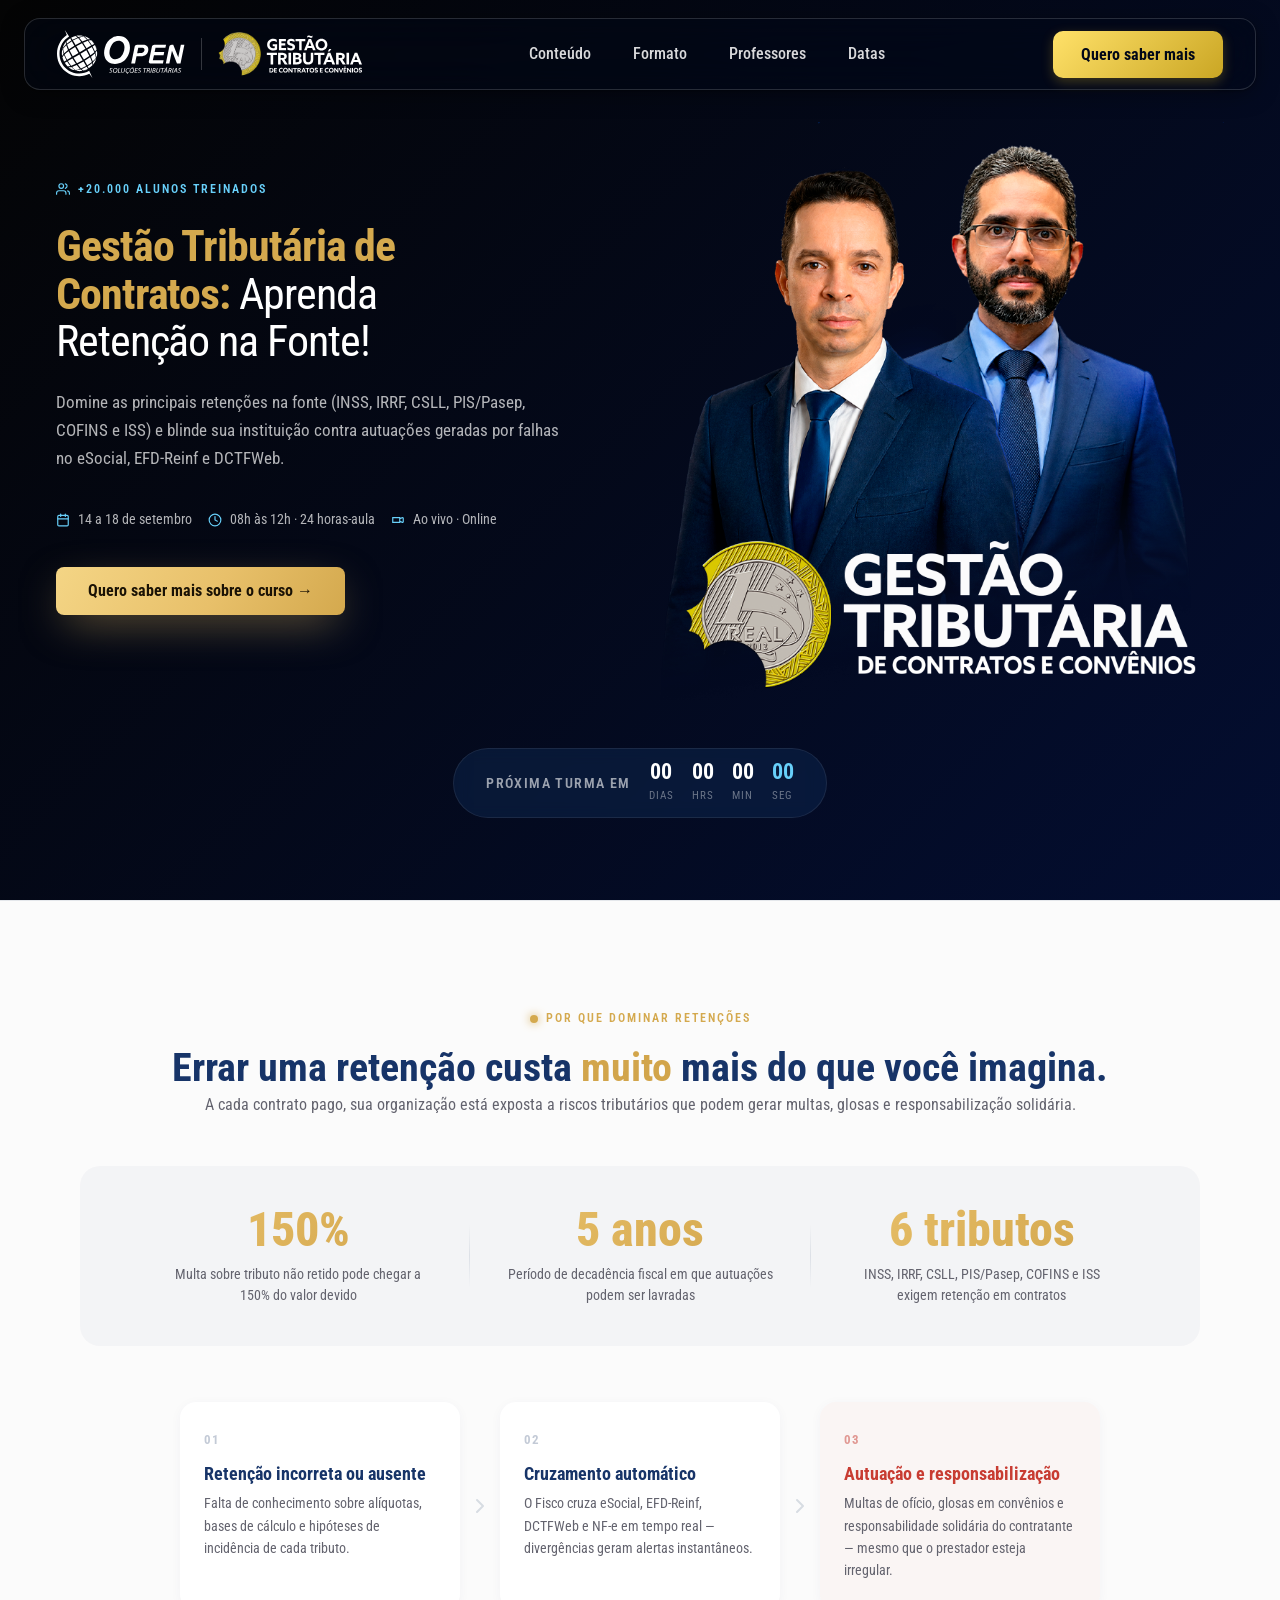
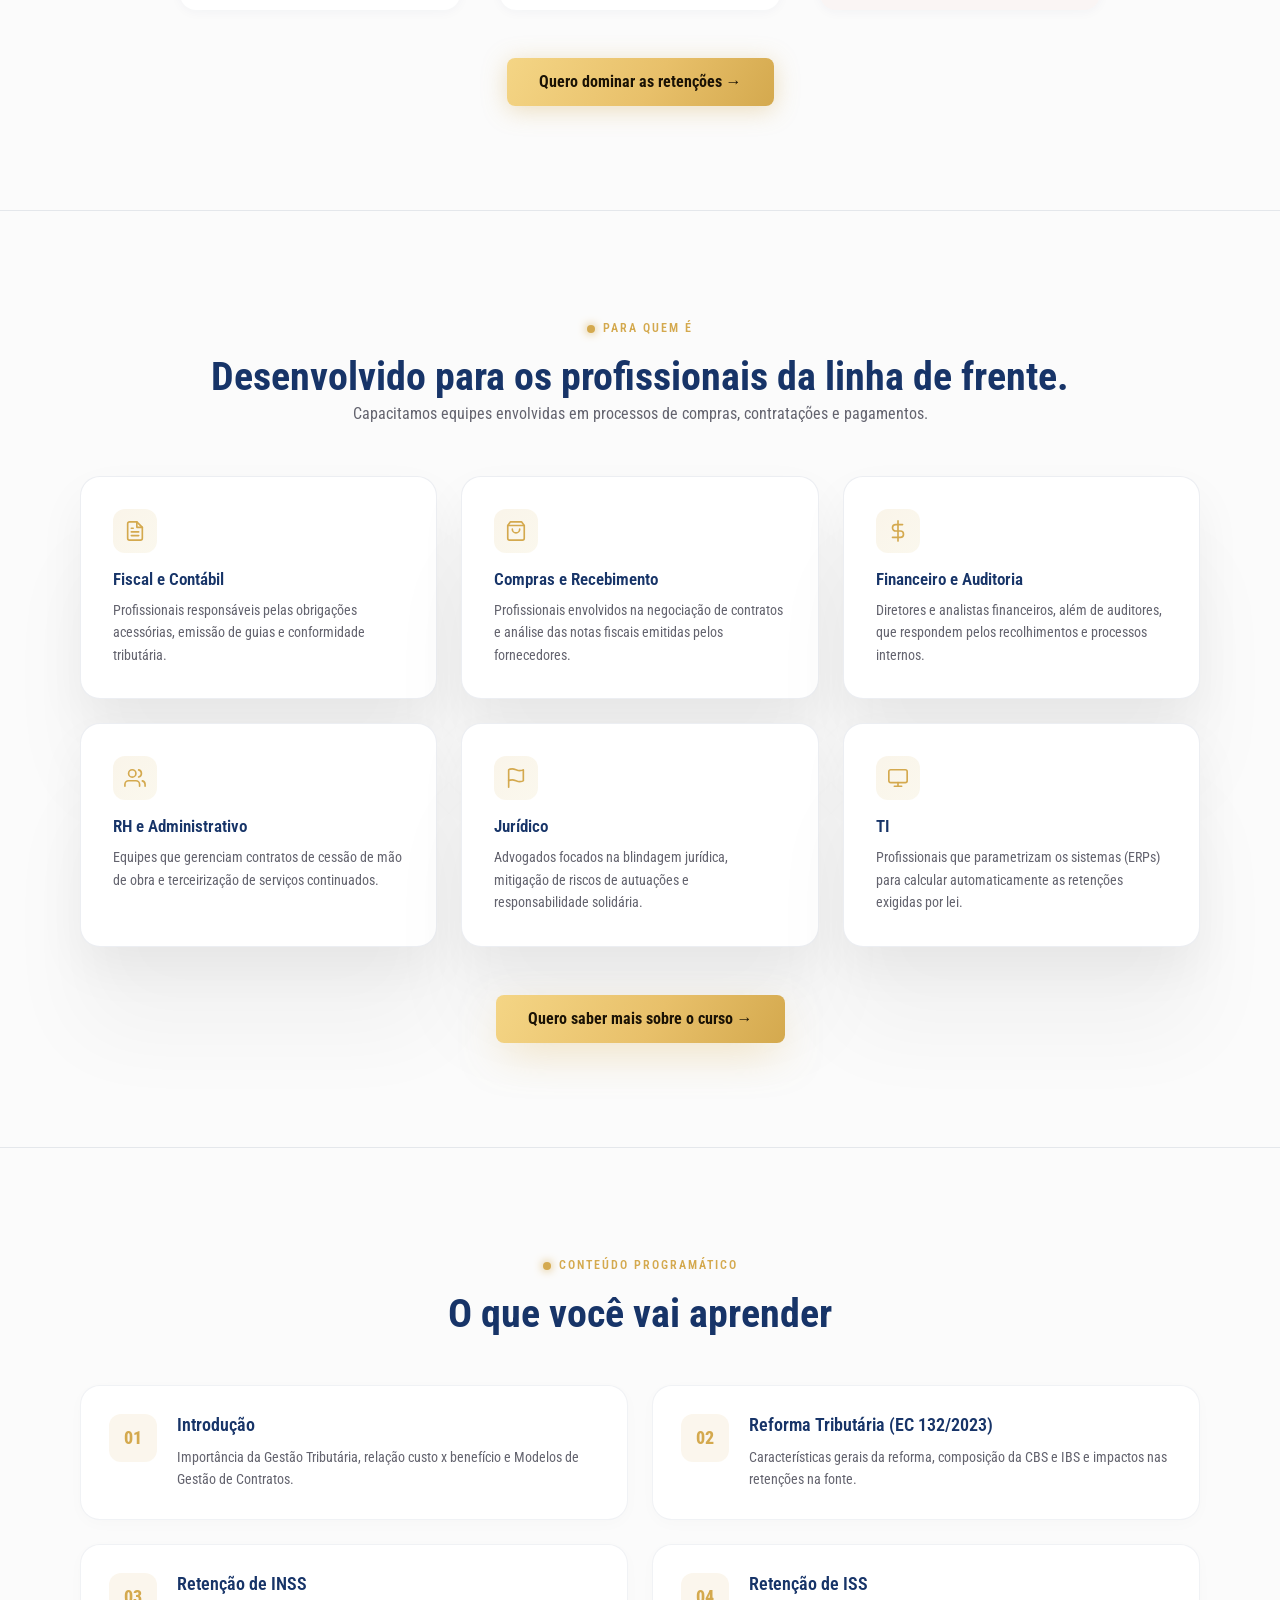
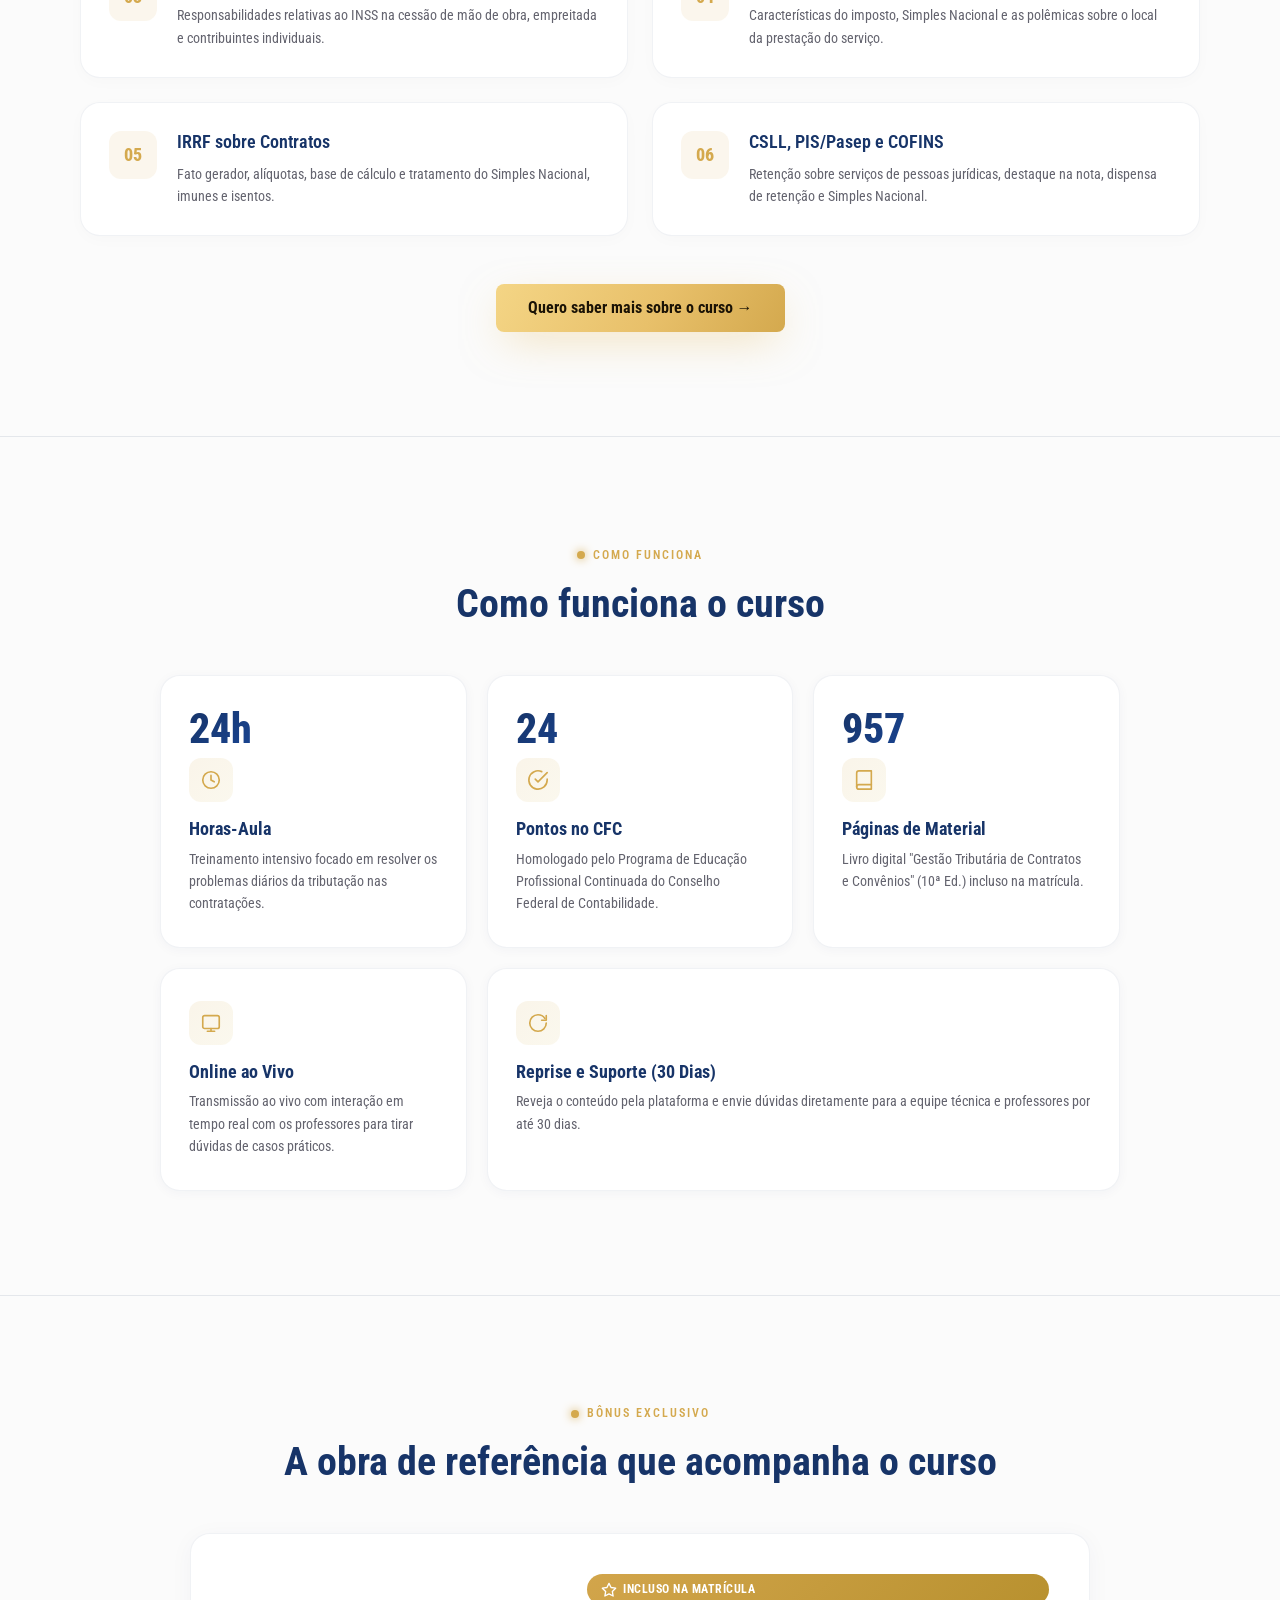
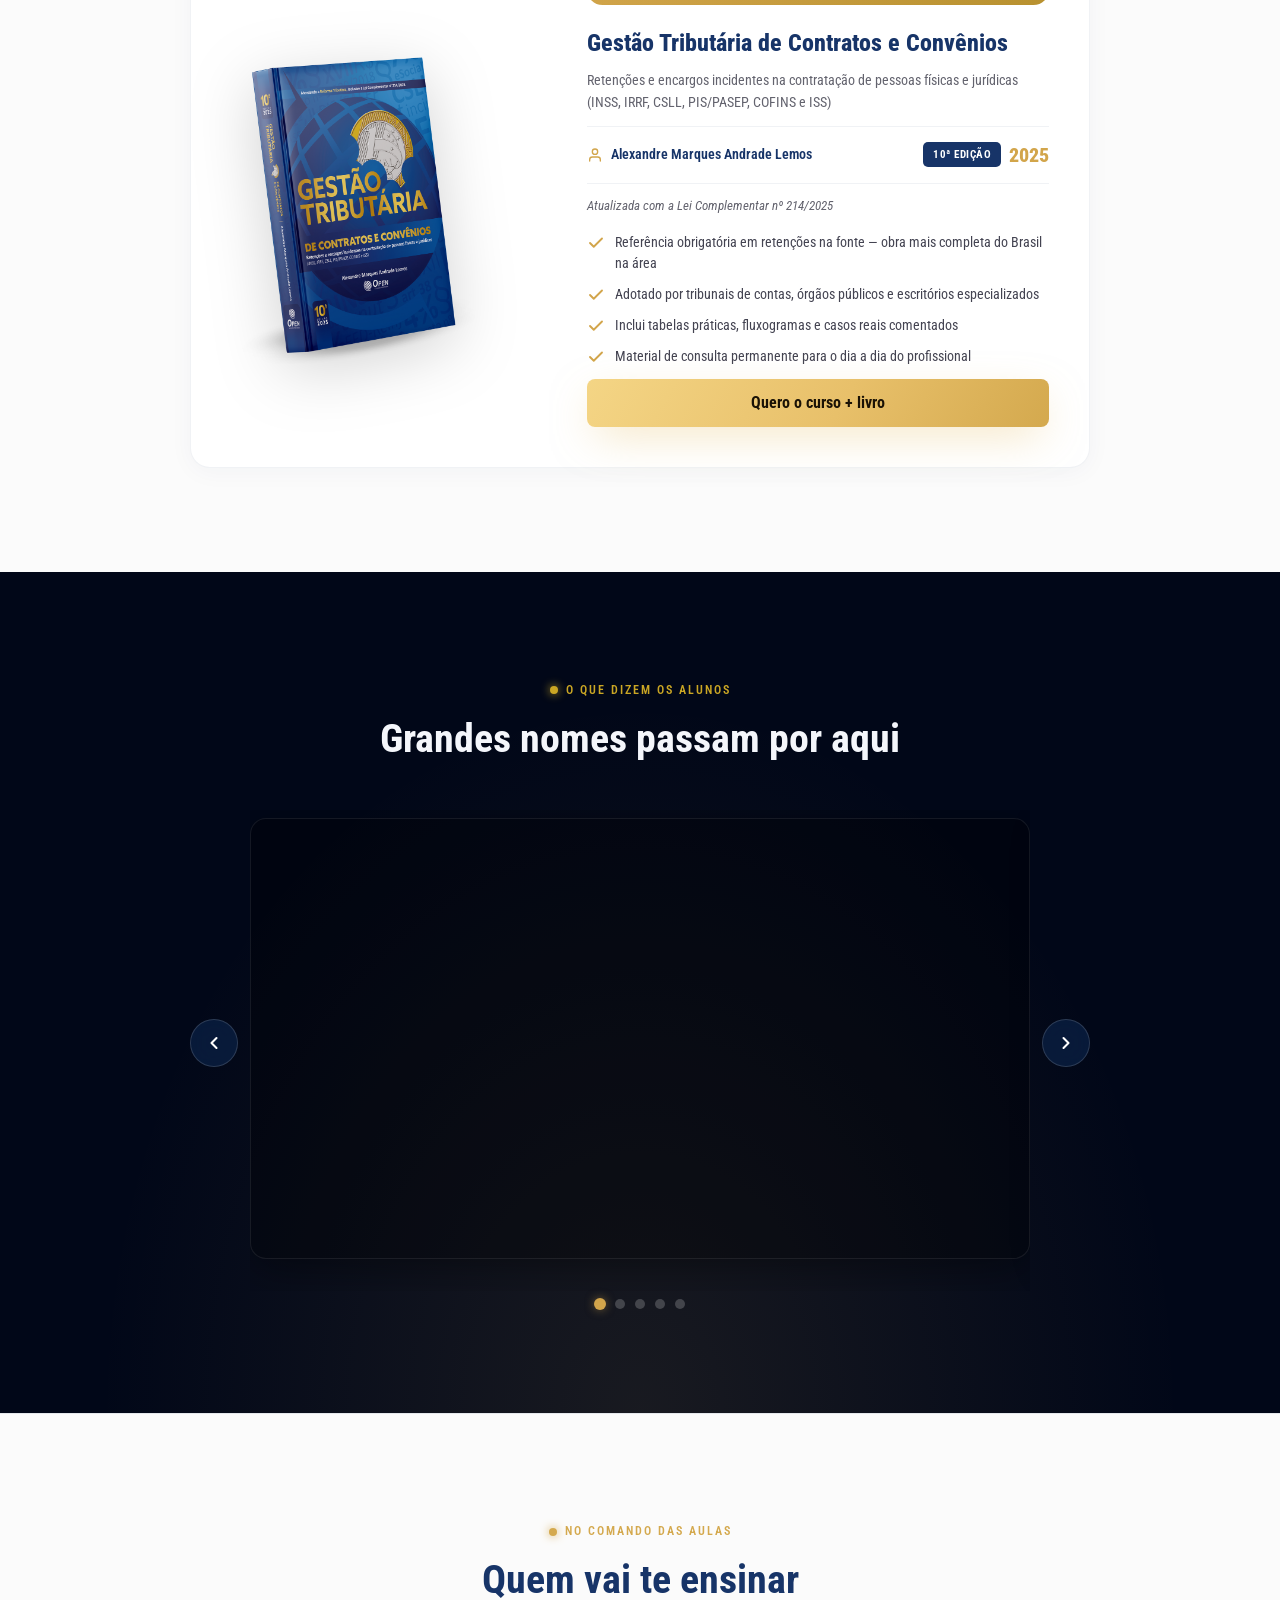
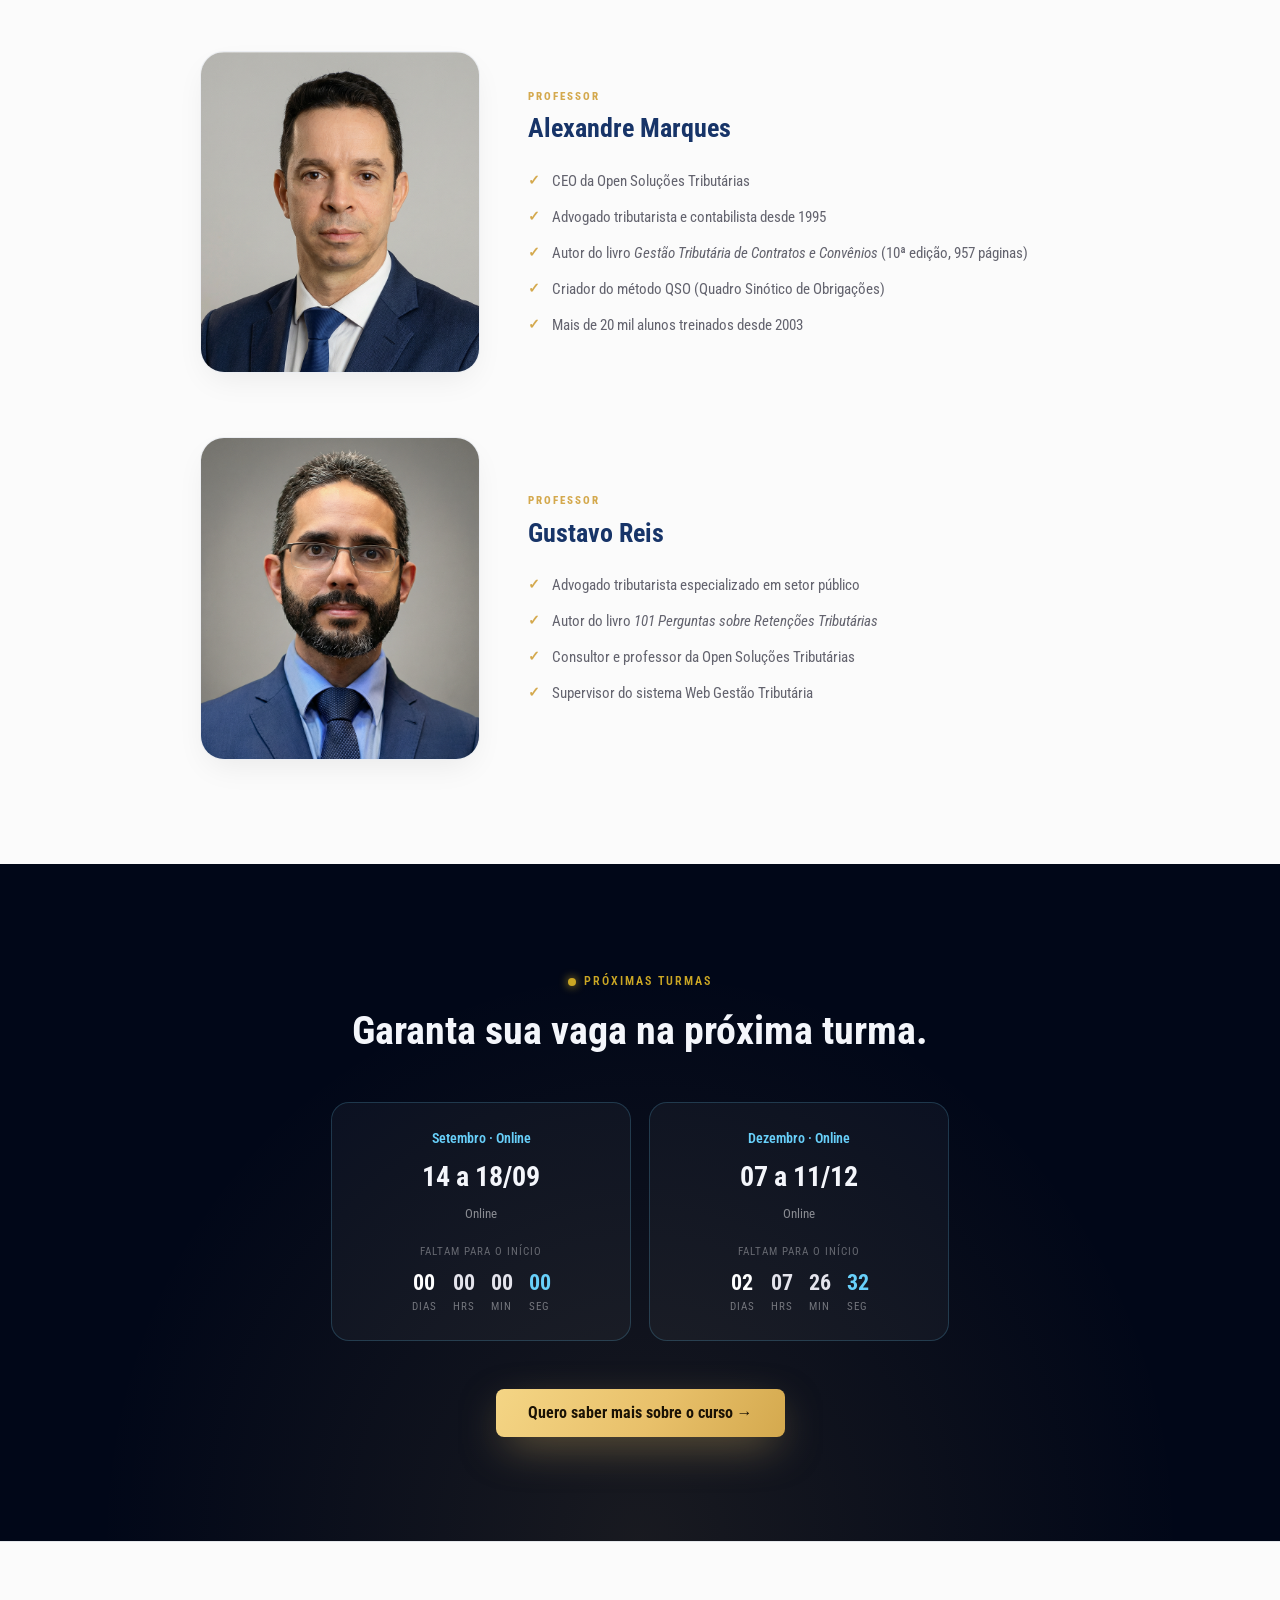
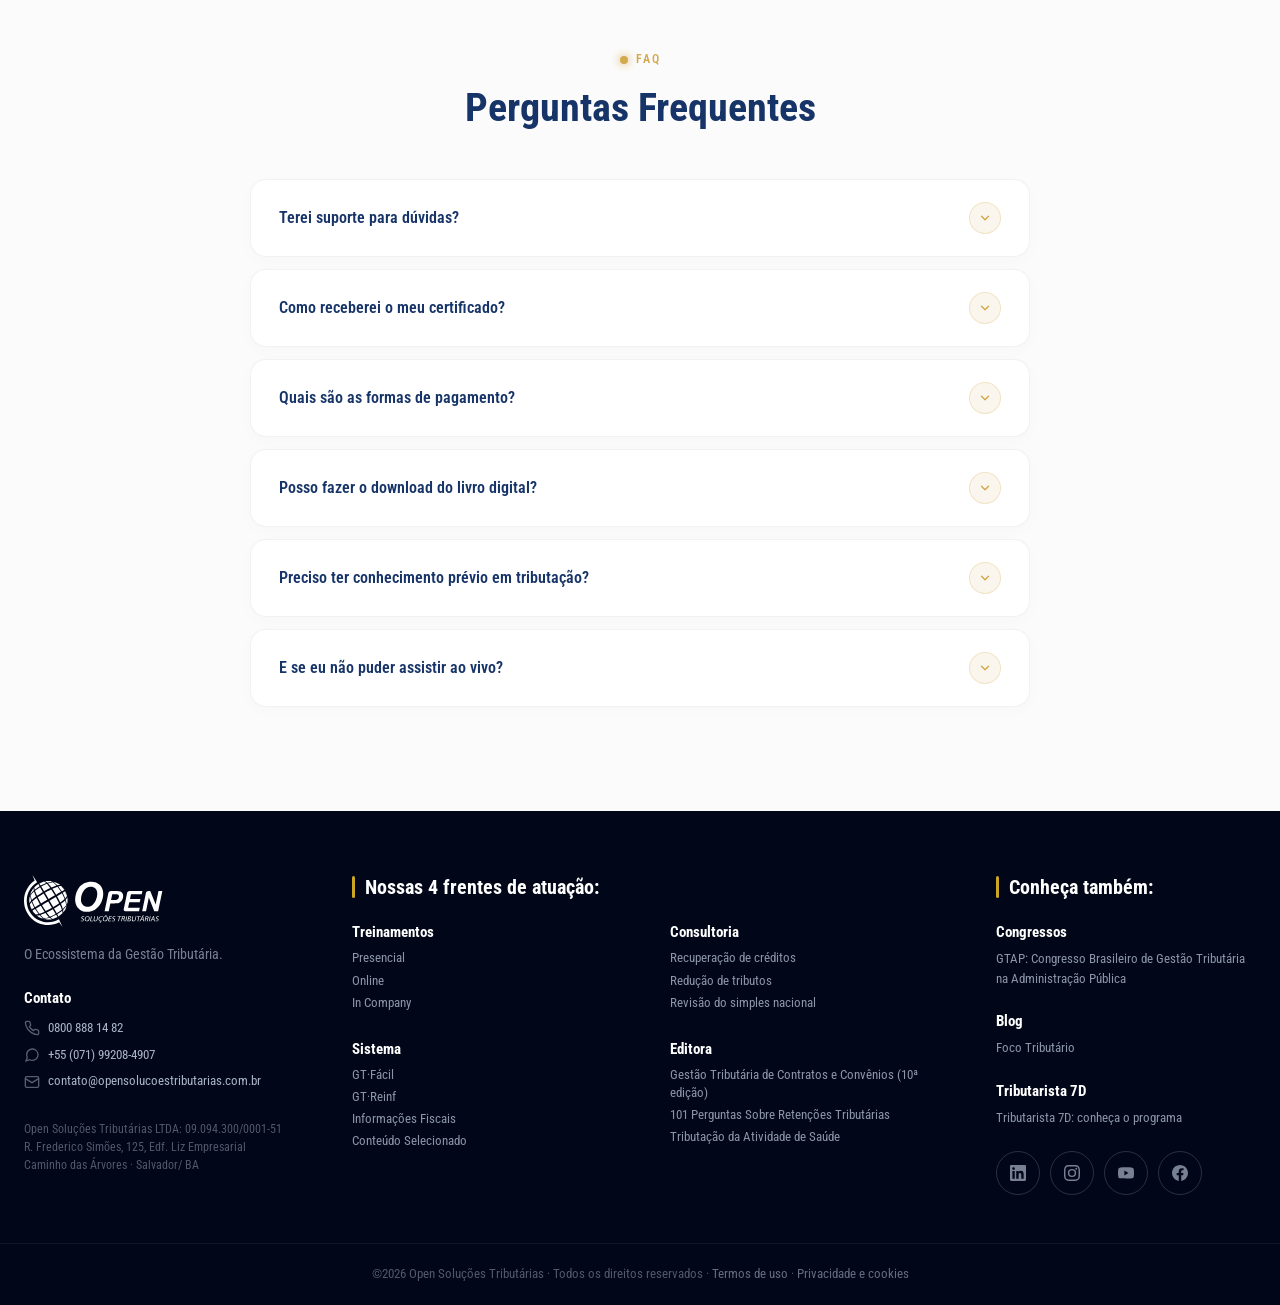
<file: curso/retencoes-na-fonte/index.html>
<!DOCTYPE html>
<html lang="pt-BR">
<head>
<meta charset="utf-8">
<base href="/curso/retencoes-na-fonte/">
<meta name="viewport" content="width=device-width, initial-scale=1">
<title>Curso de Retenções na Fonte (INSS, IRRF, PIS/Pasep e ISS) | Open Treinamentos</title>
<meta name="description" content="Domine a complexa legislação tributária que trata das retenções na fonte e dê uma guinada em sua carreira profissional!">
<link rel="stylesheet" href="assets/style.css">

<!-- Favicon (light/dark mode) -->
<link rel="icon" type="image/svg+xml" href="assets/favicon-blue.svg" media="(prefers-color-scheme: light)">
<link rel="icon" type="image/svg+xml" href="assets/favicon-white.svg" media="(prefers-color-scheme: dark)">
<link rel="icon" type="image/svg+xml" href="assets/favicon-blue.svg">

<!-- Google Tag Manager -->
<script>(function(w,d,s,l,i){w[l]=w[l]||[];w[l].push({'gtm.start':
new Date().getTime(),event:'gtm.js'});var f=d.getElementsByTagName(s)[0],
j=d.createElement(s),dl=l!='dataLayer'?'&l='+l:'';j.async=true;j.src=
'https://www.googletagmanager.com/gtm.js?id='+i+dl;f.parentNode.insertBefore(j,f);
})(window,document,'script','dataLayer','GTM-566F4WT');</script>
<!-- End Google Tag Manager -->
<!-- Meta Pixel -->
<script>
!function(f,b,e,v,n,t,s)
{if(f.fbq)return;n=f.fbq=function(){n.callMethod?
n.callMethod.apply(n,arguments):n.queue.push(arguments)};
if(!f._fbq)f._fbq=n;n.push=n;n.loaded=!0;n.version='2.0';
n.queue=[];t=b.createElement(e);t.async=!0;
t.src=v;s=b.getElementsByTagName(e)[0];
s.parentNode.insertBefore(t,s)}(window, document,'script',
'https://connect.facebook.net/en_US/fbevents.js');
fbq('init', '549971842334998');
fbq('track', 'PageView');
fbq('track', 'ViewContent', {
  content_name: 'Curso Retencoes na Fonte',
  content_category: 'Curso'
});
</script>
<noscript><img height="1" width="1" style="display:none" src="https://www.facebook.com/tr?id=549971842334998&ev=PageView&noscript=1"/></noscript>
<!-- End Meta Pixel -->
</head>
<body>
<!-- Google Tag Manager (noscript) -->
<noscript><iframe src="https://www.googletagmanager.com/ns.html?id=GTM-566F4WT"
height="0" width="0" style="display:none;visibility:hidden"></iframe></noscript>
<!-- End Google Tag Manager (noscript) -->

<!-- ============ HEADER ============ -->
<header class="site-header dark-mode" id="siteHeader">
  <div class="header-inner">
    <div class="nav-brand">
      <a href="#topo" class="nav-logo">
        <img src="assets/logo.svg" alt="Open Soluções Tributárias" height="48">
      </a>
      <span class="nav-brand-divider"></span>
      <a href="#topo" class="nav-logo nav-logo-curso">
        <img src="assets/logo-gtcc-clara.svg" alt="Gestão Tributária de Contratos e Convênios" height="44" class="logo-curso-clara">
        <img src="assets/logo-gtcc-escura.svg" alt="Gestão Tributária de Contratos e Convênios" height="44" class="logo-curso-escura">
      </a>
    </div>
    <nav class="nav-links" id="navLinks">
      <a href="#conteudo">Conteúdo</a>
      <a href="#formato">Formato</a>
      <a href="#professores">Professores</a>
      <a href="#datas">Datas</a>
    </nav>
    <button class="btn-header" data-open-modal>Quero saber mais</button>
    <button class="hamburger" id="hamburgerBtn" aria-label="Abrir menu">
      <span></span><span></span><span></span>
    </button>
  </div>
</header>

<!-- Mobile Nav Overlay -->
<div class="mobile-nav-overlay" id="mobileNavOverlay">
  <nav class="mobile-nav-content">
    <a href="#conteudo">Conteúdo</a>
    <a href="#formato">Formato</a>
    <a href="#professores">Professores</a>
    <a href="#datas">Datas</a>
    <button class="btn-primary mobile-nav-cta" data-open-modal>Quero saber mais sobre o curso →</button>
  </nav>
</div>
<main>

<!-- ============ HERO V2 - TWO COLUMN ============ -->
<section id="topo" class="hero-section">
  <div class="container hero-grid">
    <div class="hero-content">
      <div class="eyebrow" data-reveal style="display: flex; align-items: center; gap: 8px; margin-bottom: 24px; color: var(--color-light-cyan); transition-delay: 0.1s;">
        <svg width="14" height="14" viewBox="0 0 24 24" fill="none" stroke="currentColor" stroke-width="2" stroke-linecap="round"><path d="M17 21v-2a4 4 0 00-4-4H5a4 4 0 00-4 4v2"/><circle cx="9" cy="7" r="4"/><path d="M23 21v-2a4 4 0 00-3-3.87M16 3.13a4 4 0 010 7.75"/></svg>
        <span>+20.000 alunos treinados</span>
      </div>

      <h1 class="hero-title" data-reveal style="font-weight: 400; transition-delay: 0.2s;">
        <strong style="font-weight: 700; color: #D4A94E;">Gestão Tributária de Contratos:</strong> Aprenda Retenção na Fonte!
      </h1>

      <p class="text-body hero-subtitle" data-reveal style="color: rgba(255,255,255,0.7); transition-delay: 0.3s;">Domine as principais retenções na fonte (INSS, IRRF, CSLL, PIS/Pasep, COFINS e ISS) e blinde sua instituição contra autuações geradas por falhas no eSocial, EFD-Reinf e DCTFWeb.</p>

      <div class="hero-badges" data-reveal style="transition-delay: 0.4s;">
        <div class="hero-info-item">
          <svg width="14" height="14" viewBox="0 0 24 24" fill="none" stroke="currentColor" stroke-width="2" stroke-linecap="round"><rect x="3" y="4" width="18" height="18" rx="2"/><line x1="16" y1="2" x2="16" y2="6"/><line x1="8" y1="2" x2="8" y2="6"/><line x1="3" y1="10" x2="21" y2="10"/></svg>
          <span>14 a 18 de setembro</span>
        </div>
        <div class="hero-info-item">
          <svg width="14" height="14" viewBox="0 0 24 24" fill="none" stroke="currentColor" stroke-width="2" stroke-linecap="round"><circle cx="12" cy="12" r="10"/><polyline points="12 6 12 12 16 14"/></svg>
          <span>08h às 12h · 24 horas-aula</span>
        </div>
        <div class="hero-info-item">
          <svg width="14" height="14" viewBox="0 0 24 24" fill="none" stroke="currentColor" stroke-width="2" stroke-linecap="round"><path d="M15 10l4.553-2.069A1 1 0 0121 8.87V15.13a1 1 0 01-1.447.9L15 14M3 8h12v8H3z"/></svg>
          <span>Ao vivo · Online</span>
        </div>
      </div>

      <div class="hero-cta" data-reveal style="transition-delay: 0.5s;">
        <button class="btn btn-primary" data-open-modal>Quero saber mais sobre o curso →</button>
      </div>
    </div>

    <div class="hero-image-col" data-reveal style="transition-delay: 0.3s;">
      <img src="assets/professores-hero.png" alt="Alexandre Marques e Gustavo Reis" width="785" height="804" fetchpriority="high" decoding="async" class="hero-img">
    </div>
  </div>

  <div class="container hero-countdown-bottom" style="display: flex; justify-content: center; margin-top: 48px; position: relative; z-index: 3;">
    <div class="hero-countdown-pill" data-reveal style="transition-delay: 0.6s;">
      <span class="cd-label">PRÓXIMA TURMA EM</span>
      <div class="countdown" data-countdown="2026-09-14T08:00:00-03:00" style="margin-top: 0;">
        <div class="cd-unit"><div class="n" data-cd-days>--</div><div class="l">dias</div></div>
        <div class="cd-unit"><div class="n" data-cd-hours>--</div><div class="l">hrs</div></div>
        <div class="cd-unit"><div class="n" data-cd-mins>--</div><div class="l">min</div></div>
        <div class="cd-unit"><div class="n blue" data-cd-secs>--</div><div class="l">seg</div></div>
      </div>
    </div>
  </div>
</section>

<!-- ============ PROBLEMA — RISCOS DAS RETENÇÕES ============ -->
<section id="problema" class="section section-bordered risk-section risk-light">
  <div class="wrap">
    <div class="head" data-reveal>
      <div class="eyebrow gold"><span class="dot"></span>Por que dominar retenções</div>
      <h2 class="title" style="color: var(--color-navy-blue, #173468);">Errar uma retenção custa <span style="color:#D2A54B">muito</span> mais do que você imagina.</h2>
      <p class="section-text">A cada contrato pago, sua organização está exposta a riscos tributários que podem gerar multas, glosas e responsabilização solidária.</p>
    </div>

    <!-- Impact Stats -->
    <div class="risk-stats" data-reveal>
      <div class="risk-stat">
        <div class="risk-stat-num">150%</div>
        <div class="risk-stat-label">Multa sobre tributo não retido pode chegar a 150% do valor devido</div>
      </div>
      <div class="risk-stat-divider"></div>
      <div class="risk-stat">
        <div class="risk-stat-num">5 anos</div>
        <div class="risk-stat-label">Período de decadência fiscal em que autuações podem ser lavradas</div>
      </div>
      <div class="risk-stat-divider"></div>
      <div class="risk-stat">
        <div class="risk-stat-num">6 tributos</div>
        <div class="risk-stat-label">INSS, IRRF, CSLL, PIS/Pasep, COFINS e ISS exigem retenção em contratos</div>
      </div>
    </div>

    <!-- Risk Pipeline -->
    <div class="risk-pipeline" data-reveal>
      <div class="risk-step">
        <div class="risk-step-num">01</div>
        <h4>Retenção incorreta ou ausente</h4>
        <p>Falta de conhecimento sobre alíquotas, bases de cálculo e hipóteses de incidência de cada tributo.</p>
      </div>
      <div class="risk-arrow">
        <svg width="24" height="24" viewBox="0 0 24 24" fill="none" stroke="currentColor" stroke-width="2" stroke-linecap="round" stroke-linejoin="round"><polyline points="9 18 15 12 9 6"/></svg>
      </div>
      <div class="risk-step">
        <div class="risk-step-num">02</div>
        <h4>Cruzamento automático</h4>
        <p>O Fisco cruza eSocial, EFD-Reinf, DCTFWeb e NF-e em tempo real — divergências geram alertas instantâneos.</p>
      </div>
      <div class="risk-arrow">
        <svg width="24" height="24" viewBox="0 0 24 24" fill="none" stroke="currentColor" stroke-width="2" stroke-linecap="round" stroke-linejoin="round"><polyline points="9 18 15 12 9 6"/></svg>
      </div>
      <div class="risk-step risk-step-danger">
        <div class="risk-step-num">03</div>
        <h4>Autuação e responsabilização</h4>
        <p>Multas de ofício, glosas em convênios e responsabilidade solidária do contratante — mesmo que o prestador esteja irregular.</p>
      </div>
    </div>

    <div class="cta-center" data-reveal style="margin-top: 48px;">
      <button class="btn-primary gold-glow" data-open-modal>Quero dominar as retenções →</button>
    </div>
  </div>
</section>

<!-- ============ PÚBLICO-ALVO ============ -->
<section id="publico" class="section section-bordered">
  <div class="wrap">
    <div class="head" data-reveal>
      <div class="eyebrow gold"><span class="dot"></span>Para quem é</div>
      <h2 class="title">Desenvolvido para os profissionais da linha de frente.</h2>
      <p class="section-text">Capacitamos equipes envolvidas em processos de compras, contratações e pagamentos.</p>
    </div>

    <div data-reveal class="grid-3 immersive-grid-light">
      <div class="card bento-card-light">
        <span class="bento-icon"><svg width="22" height="22" viewBox="0 0 24 24" fill="none" stroke="currentColor" stroke-width="1.8" stroke-linecap="round" stroke-linejoin="round"><path d="M14 2H6a2 2 0 00-2 2v16a2 2 0 002 2h12a2 2 0 002-2V8z"/><polyline points="14 2 14 8 20 8"/><line x1="16" y1="13" x2="8" y2="13"/><line x1="16" y1="17" x2="8" y2="17"/><polyline points="10 9 9 9 8 9"/></svg></span>
        <h3>Fiscal e Contábil</h3>
        <p>Profissionais responsáveis pelas obrigações acessórias, emissão de guias e conformidade tributária.</p>
      </div>
      <div class="card bento-card-light">
        <span class="bento-icon"><svg width="22" height="22" viewBox="0 0 24 24" fill="none" stroke="currentColor" stroke-width="1.8" stroke-linecap="round" stroke-linejoin="round"><path d="M6 2L3 6v14a2 2 0 002 2h14a2 2 0 002-2V6l-3-4z"/><line x1="3" y1="6" x2="21" y2="6"/><path d="M16 10a4 4 0 01-8 0"/></svg></span>
        <h3>Compras e Recebimento</h3>
        <p>Profissionais envolvidos na negociação de contratos e análise das notas fiscais emitidas pelos fornecedores.</p>
      </div>
      <div class="card bento-card-light">
        <span class="bento-icon"><svg width="22" height="22" viewBox="0 0 24 24" fill="none" stroke="currentColor" stroke-width="1.8" stroke-linecap="round" stroke-linejoin="round"><line x1="12" y1="1" x2="12" y2="23"/><path d="M17 5H9.5a3.5 3.5 0 000 7h5a3.5 3.5 0 010 7H6"/></svg></span>
        <h3>Financeiro e Auditoria</h3>
        <p>Diretores e analistas financeiros, além de auditores, que respondem pelos recolhimentos e processos internos.</p>
      </div>
      <div class="card bento-card-light">
        <span class="bento-icon"><svg width="22" height="22" viewBox="0 0 24 24" fill="none" stroke="currentColor" stroke-width="1.8" stroke-linecap="round" stroke-linejoin="round"><path d="M17 21v-2a4 4 0 00-4-4H5a4 4 0 00-4 4v2"/><circle cx="9" cy="7" r="4"/><path d="M23 21v-2a4 4 0 00-3-3.87M16 3.13a4 4 0 010 7.75"/></svg></span>
        <h3>RH e Administrativo</h3>
        <p>Equipes que gerenciam contratos de cessão de mão de obra e terceirização de serviços continuados.</p>
      </div>
      <div class="card bento-card-light">
        <span class="bento-icon"><svg width="22" height="22" viewBox="0 0 24 24" fill="none" stroke="currentColor" stroke-width="1.8" stroke-linecap="round" stroke-linejoin="round"><path d="M4 15s1-1 4-1 5 2 8 2 4-1 4-1V3s-1 1-4 1-5-2-8-2-4 1-4 1z"/><line x1="4" y1="22" x2="4" y2="15"/></svg></span>
        <h3>Jurídico</h3>
        <p>Advogados focados na blindagem jurídica, mitigação de riscos de autuações e responsabilidade solidária.</p>
      </div>
      <div class="card bento-card-light">
        <span class="bento-icon"><svg width="22" height="22" viewBox="0 0 24 24" fill="none" stroke="currentColor" stroke-width="1.8" stroke-linecap="round" stroke-linejoin="round"><rect x="2" y="3" width="20" height="14" rx="2"/><line x1="8" y1="21" x2="16" y2="21"/><line x1="12" y1="17" x2="12" y2="21"/></svg></span>
        <h3>TI</h3>
        <p>Profissionais que parametrizam os sistemas (ERPs) para calcular automaticamente as retenções exigidas por lei.</p>
      </div>
    </div>

    <div class="cta-center" data-reveal>
      <button class="btn-primary" data-open-modal>Quero saber mais sobre o curso →</button>
    </div>
  </div>
</section>

<!-- ============ CONTEÚDO PROGRAMÁTICO ============ -->
<section id="conteudo" class="section section-bordered">
  <div class="wrap">
    <div class="head" data-reveal>
      <div class="eyebrow gold"><span class="dot"></span>Conteúdo programático</div>
      <h2 class="title">O que você vai aprender</h2>
    </div>

    <div data-reveal class="learning-grid">
      <div class="learning-row">
        <div class="learning-number">01</div>
        <div class="learning-content">
          <h3>Introdução</h3>
          <p>Importância da Gestão Tributária, relação custo x benefício e Modelos de Gestão de Contratos.</p>
        </div>
      </div>
      <div class="learning-row">
        <div class="learning-number">02</div>
        <div class="learning-content">
          <h3>Reforma Tributária (EC 132/2023)</h3>
          <p>Características gerais da reforma, composição da CBS e IBS e impactos nas retenções na fonte.</p>
        </div>
      </div>
      <div class="learning-row">
        <div class="learning-number">03</div>
        <div class="learning-content">
          <h3>Retenção de INSS</h3>
          <p>Responsabilidades relativas ao INSS na cessão de mão de obra, empreitada e contribuintes individuais.</p>
        </div>
      </div>
      <div class="learning-row">
        <div class="learning-number">04</div>
        <div class="learning-content">
          <h3>Retenção de ISS</h3>
          <p>Características do imposto, Simples Nacional e as polêmicas sobre o local da prestação do serviço.</p>
        </div>
      </div>
      <div class="learning-row">
        <div class="learning-number">05</div>
        <div class="learning-content">
          <h3>IRRF sobre Contratos</h3>
          <p>Fato gerador, alíquotas, base de cálculo e tratamento do Simples Nacional, imunes e isentos.</p>
        </div>
      </div>
      <div class="learning-row">
        <div class="learning-number">06</div>
        <div class="learning-content">
          <h3>CSLL, PIS/Pasep e COFINS</h3>
          <p>Retenção sobre serviços de pessoas jurídicas, destaque na nota, dispensa de retenção e Simples Nacional.</p>
        </div>
      </div>
    </div>

    <div class="cta-center" data-reveal>
      <button class="btn-primary" data-open-modal>Quero saber mais sobre o curso →</button>
    </div>
  </div>
</section>

<!-- ============ FORMATO E ENTREGÁVEIS ============ -->
<section id="formato" class="section section-bordered">
  <div class="wrap">
    <div class="head" data-reveal>
      <div class="eyebrow gold"><span class="dot"></span>Como funciona</div>
      <h2 class="title">Como funciona o curso</h2>
    </div>

    <div class="bento-grid" data-reveal>
      <!-- Row 1: 3 cards -->
      <div class="bento-card" data-reveal>
        <div class="bento-num">24h</div>
        <span class="bento-icon">
          <svg width="22" height="22" viewBox="0 0 24 24" fill="none"><circle cx="12" cy="12" r="9" stroke="currentColor" stroke-width="1.8"/><path d="M12 7v5l3.5 2" stroke="currentColor" stroke-width="1.8" stroke-linecap="round"/></svg>
        </span>
        <h3>Horas-Aula</h3>
        <p>Treinamento intensivo focado em resolver os problemas diários da tributação nas contratações.</p>
      </div>
      <div class="bento-card" data-reveal>
        <div class="bento-num">24</div>
        <span class="bento-icon">
          <svg width="22" height="22" viewBox="0 0 24 24" fill="none"><path d="M22 11.08V12a10 10 0 1 1-5.93-9.14" stroke="currentColor" stroke-width="1.8" stroke-linecap="round"/><polyline points="22 4 12 14.01 9 11.01" stroke="currentColor" stroke-width="1.8" stroke-linecap="round" stroke-linejoin="round"/></svg>
        </span>
        <h3>Pontos no CFC</h3>
        <p>Homologado pelo Programa de Educação Profissional Continuada do Conselho Federal de Contabilidade.</p>
      </div>
      <div class="bento-card" data-reveal>
        <div class="bento-num">957</div>
        <span class="bento-icon">
          <svg width="22" height="22" viewBox="0 0 24 24" fill="none"><path d="M4 19.5A2.5 2.5 0 0 1 6.5 17H20" stroke="currentColor" stroke-width="1.8" stroke-linecap="round"/><path d="M6.5 2H20v20H6.5A2.5 2.5 0 0 1 4 19.5v-15A2.5 2.5 0 0 1 6.5 2z" stroke="currentColor" stroke-width="1.8" stroke-linejoin="round"/></svg>
        </span>
        <h3>Páginas de Material</h3>
        <p>Livro digital "Gestão Tributária de Contratos e Convênios" (10ª Ed.) incluso na matrícula.</p>
      </div>

      <!-- Row 2: 2 cards (wider) -->
      <div class="bento-card bento-wide" data-reveal>
        <span class="bento-icon">
          <svg width="22" height="22" viewBox="0 0 24 24" fill="none"><rect x="3" y="4" width="18" height="14" rx="2" stroke="currentColor" stroke-width="1.8"/><path d="M8 21h8M12 18v3" stroke="currentColor" stroke-width="1.8" stroke-linecap="round"/></svg>
        </span>
        <h3>Online ao Vivo</h3>
        <p>Transmissão ao vivo com interação em tempo real com os professores para tirar dúvidas de casos práticos.</p>
      </div>
      <div class="bento-card bento-wide" data-reveal>
        <span class="bento-icon">
          <svg width="22" height="22" viewBox="0 0 24 24" fill="none"><path d="M21 12a9 9 0 1 1-9-9 9 9 0 0 1 7.5 4" stroke="currentColor" stroke-width="1.8" stroke-linecap="round"/><path d="M21 4v5h-5" stroke="currentColor" stroke-width="1.8" stroke-linecap="round" stroke-linejoin="round"/></svg>
        </span>
        <h3>Reprise e Suporte (30 Dias)</h3>
        <p>Reveja o conteúdo pela plataforma e envie dúvidas diretamente para a equipe técnica e professores por até 30 dias.</p>
      </div>
    </div>
  </div>
</section>

<!-- ============ LIVRO — BÔNUS EXCLUSIVO ============ -->
<section id="livro" class="section section-bordered">
  <div class="wrap">
    <div class="head" data-reveal>
      <div class="eyebrow gold"><span class="dot"></span>Bônus Exclusivo</div>
      <h2 class="title">A obra de referência que acompanha o curso</h2>
    </div>

    <div class="book-showcase" data-reveal>
      <div class="book-image">
        <img src="assets/gtcc-10.png" alt="Livro Gestão Tributária de Contratos e Convênios — 10ª Edição 2025" loading="lazy" width="400" height="580">
      </div>
      <div class="book-content">
        <div class="book-badge">
          <svg width="16" height="16" viewBox="0 0 24 24" fill="none" stroke="currentColor" stroke-width="2" stroke-linecap="round" stroke-linejoin="round"><path d="M12 2l3.09 6.26L22 9.27l-5 4.87 1.18 6.88L12 17.77l-6.18 3.25L7 14.14 2 9.27l6.91-1.01L12 2z"/></svg>
          Incluso na matrícula
        </div>
        <h3 class="book-title">Gestão Tributária de Contratos e Convênios</h3>
        <p class="book-subtitle">Retenções e encargos incidentes na contratação de pessoas físicas e jurídicas (INSS, IRRF, CSLL, PIS/PASEP, COFINS e ISS)</p>
        
        <div class="book-meta">
          <p class="book-author">
            <svg width="16" height="16" viewBox="0 0 24 24" fill="none" stroke="currentColor" stroke-width="2" stroke-linecap="round" stroke-linejoin="round"><path d="M20 21v-2a4 4 0 0 0-4-4H8a4 4 0 0 0-4 4v2"/><circle cx="12" cy="7" r="4"/></svg>
            Alexandre Marques Andrade Lemos
          </p>
          <div class="book-edition">
            <span class="book-edition-badge">10ª Edição</span>
            <span class="book-edition-year">2025</span>
          </div>
        </div>

        <p class="book-law-note">Atualizada com a Lei Complementar nº 214/2025</p>

        <ul class="book-features">
          <li>
            <svg width="18" height="18" viewBox="0 0 24 24" fill="none" stroke="#D2A54B" stroke-width="2.5" stroke-linecap="round" stroke-linejoin="round"><polyline points="20 6 9 17 4 12"/></svg>
            Referência obrigatória em retenções na fonte — obra mais completa do Brasil na área
          </li>
          <li>
            <svg width="18" height="18" viewBox="0 0 24 24" fill="none" stroke="#D2A54B" stroke-width="2.5" stroke-linecap="round" stroke-linejoin="round"><polyline points="20 6 9 17 4 12"/></svg>
            Adotado por tribunais de contas, órgãos públicos e escritórios especializados
          </li>
          <li>
            <svg width="18" height="18" viewBox="0 0 24 24" fill="none" stroke="#D2A54B" stroke-width="2.5" stroke-linecap="round" stroke-linejoin="round"><polyline points="20 6 9 17 4 12"/></svg>
            Inclui tabelas práticas, fluxogramas e casos reais comentados
          </li>
          <li>
            <svg width="18" height="18" viewBox="0 0 24 24" fill="none" stroke="#D2A54B" stroke-width="2.5" stroke-linecap="round" stroke-linejoin="round"><polyline points="20 6 9 17 4 12"/></svg>
            Material de consulta permanente para o dia a dia do profissional
          </li>
        </ul>

        <button class="btn-primary" data-open-modal>Quero o curso + livro</button>
      </div>
    </div>
  </div>
</section>

<!-- ============ DEPOIMENTOS ============ -->
<section id="depoimentos" class="section section-dark">
  <div class="glow-bg"></div>
  <div class="wrap wrap-z">
    <div class="head" data-reveal>
      <div class="eyebrow on-dark"><span class="dot"></span>O que dizem os alunos</div>
      <h2 class="title">Grandes nomes passam por aqui</h2>
    </div>

    <!-- Video Testimonials Carousel -->
    <div class="video-carousel" data-reveal>
      <button class="vc-arrow vc-arrow-left" id="vcPrev" aria-label="Anterior">
        <svg width="20" height="20" viewBox="0 0 24 24" fill="none" stroke="currentColor" stroke-width="2.5" stroke-linecap="round" stroke-linejoin="round"><polyline points="15 18 9 12 15 6"/></svg>
      </button>
      <div class="vc-track" id="vcTrack">
        <div class="vc-slide">
          <div class="vc-video">
            <iframe src="https://player.vimeo.com/video/1156816900?badge=0&autopause=0&player_id=0" frameborder="0" allow="autoplay; fullscreen; picture-in-picture" allowfullscreen title="Depoimento 1"></iframe>
          </div>
        </div>
        <div class="vc-slide">
          <div class="vc-video">
            <iframe src="https://player.vimeo.com/video/1156816857?badge=0&autopause=0&player_id=0" frameborder="0" allow="autoplay; fullscreen; picture-in-picture" allowfullscreen title="Depoimento 2"></iframe>
          </div>
        </div>
        <div class="vc-slide">
          <div class="vc-video">
            <iframe src="https://player.vimeo.com/video/1156816975?badge=0&autopause=0&player_id=0" frameborder="0" allow="autoplay; fullscreen; picture-in-picture" allowfullscreen title="Depoimento 3"></iframe>
          </div>
        </div>
        <div class="vc-slide">
          <div class="vc-video">
            <iframe src="https://player.vimeo.com/video/1156816931?badge=0&autopause=0&player_id=0" frameborder="0" allow="autoplay; fullscreen; picture-in-picture" allowfullscreen title="Depoimento 4"></iframe>
          </div>
        </div>
        <div class="vc-slide">
          <div class="vc-video">
            <iframe src="https://player.vimeo.com/video/1156817021?badge=0&autopause=0&player_id=0" frameborder="0" allow="autoplay; fullscreen; picture-in-picture" allowfullscreen title="Depoimento 5"></iframe>
          </div>
        </div>
      </div>
      <button class="vc-arrow vc-arrow-right" id="vcNext" aria-label="Próximo">
        <svg width="20" height="20" viewBox="0 0 24 24" fill="none" stroke="currentColor" stroke-width="2.5" stroke-linecap="round" stroke-linejoin="round"><polyline points="9 18 15 12 9 6"/></svg>
      </button>
      <div class="vc-dots" id="vcDots">
        <button class="vc-dot active" data-slide="0"></button>
        <button class="vc-dot" data-slide="1"></button>
        <button class="vc-dot" data-slide="2"></button>
        <button class="vc-dot" data-slide="3"></button>
        <button class="vc-dot" data-slide="4"></button>
      </div>
    </div>
  </div>
</section>

<!-- ============ PROFESSORES ============ -->
<section id="professores" class="section section-bordered">
  <div class="wrap">
    <div class="head" data-reveal>
      <div class="eyebrow gold"><span class="dot"></span>No comando das aulas</div>
      <h2 class="title">Quem vai te ensinar</h2>
    </div>

    <div data-reveal class="grid-2-prof">
      <div class="prof-card" data-reveal>
        <div class="prof-photo">
          <img src="assets/alexandre-marques.png" alt="Alexandre Marques" width="522" height="700" loading="lazy">
        </div>
        <div class="prof-info">
          <div class="prof-label">Professor</div>
          <h3>Alexandre Marques</h3>
          <ul>
            <li>CEO da Open Soluções Tributárias</li>
            <li>Advogado tributarista e contabilista desde 1995</li>
            <li>Autor do livro <em>Gestão Tributária de Contratos e Convênios</em> (10ª edição, 957 páginas)</li>
            <li>Criador do método QSO (Quadro Sinótico de Obrigações)</li>
            <li>Mais de 20 mil alunos treinados desde 2003</li>
          </ul>
        </div>
      </div>
      <div class="prof-card" data-reveal>
        <div class="prof-photo">
          <img src="assets/gustavo-reis.png" alt="Gustavo Reis" width="524" height="700" loading="lazy">
        </div>
        <div class="prof-info">
          <div class="prof-label">Professor</div>
          <h3>Gustavo Reis</h3>
          <ul>
            <li>Advogado tributarista especializado em setor público</li>
            <li>Autor do livro <em>101 Perguntas sobre Retenções Tributárias</em></li>
            <li>Consultor e professor da Open Soluções Tributárias</li>
            <li>Supervisor do sistema Web Gestão Tributária</li>
          </ul>
        </div>
      </div>
    </div>
  </div>
</section>

<!-- ============ DATAS E CTA ============ -->
<section id="datas" class="section section-dark">
  <div class="glow-bg"></div>
  <div class="wrap wrap-z">
    <div class="head" data-reveal>
      <div class="eyebrow on-dark"><span class="dot"></span>Próximas turmas</div>
      <h2 class="title">Garanta sua vaga na próxima turma.</h2>
    </div>

    <div data-reveal class="grid-datas">
      <div class="turma-card online" data-reveal>
        <div class="turma-name">Setembro · Online</div>
        <div class="turma-date">14 a 18/09</div>
        <div class="turma-type">Online</div>
        <div class="cd-label">Faltam para o início</div>
        <div class="countdown" data-countdown="2026-09-14T08:00:00-03:00">
          <div class="cd-unit"><div class="n" data-cd-days>--</div><div class="l">dias</div></div>
          <div class="cd-unit"><div class="n alt" data-cd-hours>--</div><div class="l">hrs</div></div>
          <div class="cd-unit"><div class="n alt" data-cd-mins>--</div><div class="l">min</div></div>
          <div class="cd-unit"><div class="n blue" data-cd-secs>--</div><div class="l">seg</div></div>
        </div>
      </div>
      <div class="turma-card online" data-reveal>
        <div class="turma-name">Dezembro · Online</div>
        <div class="turma-date">07 a 11/12</div>
        <div class="turma-type">Online</div>
        <div class="cd-label">Faltam para o início</div>
        <div class="countdown" data-countdown="2026-12-07T08:00:00-03:00">
          <div class="cd-unit"><div class="n" data-cd-days>--</div><div class="l">dias</div></div>
          <div class="cd-unit"><div class="n alt" data-cd-hours>--</div><div class="l">hrs</div></div>
          <div class="cd-unit"><div class="n alt" data-cd-mins>--</div><div class="l">min</div></div>
          <div class="cd-unit"><div class="n blue" data-cd-secs>--</div><div class="l">seg</div></div>
        </div>
      </div>
    </div>
    
    <div class="cta-center" data-reveal>
      <button class="btn-primary" data-open-modal>Quero saber mais sobre o curso →</button>
    </div>
  </div>
</section>

<!-- ============ FAQ / PERGUNTAS FREQUENTES ============ -->
<section id="faq" class="section section-bordered">
  <div class="wrap">
    <div class="head" data-reveal>
      <div class="eyebrow gold"><span class="dot"></span>FAQ</div>
      <h2 class="title">Perguntas Frequentes</h2>
    </div>

    <div class="faq-list" data-reveal>
      <div class="faq-item">
        <button class="faq-question">
          <span>Terei suporte para dúvidas?</span>
          <span class="faq-icon"><svg width="14" height="14" viewBox="0 0 24 24" fill="none" stroke="currentColor" stroke-width="2.5" stroke-linecap="round" stroke-linejoin="round"><polyline points="6 9 12 15 18 9"/></svg></span>
        </button>
        <div class="faq-answer"><div class="faq-answer-inner">
          <p>Durante todo o período do seu curso você poderá enviar dúvidas por email e também pelo chat nos encontros ao vivo com os Professores. Lembrando que o suporte ao aluno envolve o esclarecimento das dúvidas pertinentes às aulas gravadas ou transmitidas ao vivo, não se configurando em obrigação da CONTRATADA de prestar consultoria tributária.</p>
        </div></div>
      </div>
      <div class="faq-item">
        <button class="faq-question">
          <span>Como receberei o meu certificado?</span>
          <span class="faq-icon"><svg width="14" height="14" viewBox="0 0 24 24" fill="none" stroke="currentColor" stroke-width="2.5" stroke-linecap="round" stroke-linejoin="round"><polyline points="6 9 12 15 18 9"/></svg></span>
        </button>
        <div class="faq-answer"><div class="faq-answer-inner">
          <p>Seu certificado digital será acessível ao final do treinamento, através do login disponibilizado pela equipe na ocasião.</p>
        </div></div>
      </div>
      <div class="faq-item">
        <button class="faq-question">
          <span>Quais são as formas de pagamento?</span>
          <span class="faq-icon"><svg width="14" height="14" viewBox="0 0 24 24" fill="none" stroke="currentColor" stroke-width="2.5" stroke-linecap="round" stroke-linejoin="round"><polyline points="6 9 12 15 18 9"/></svg></span>
        </button>
        <div class="faq-answer"><div class="faq-answer-inner">
          <p>Boleto bancário, cartão de crédito, PIX, empenho.</p>
        </div></div>
      </div>
      <div class="faq-item">
        <button class="faq-question">
          <span>Posso fazer o download do livro digital?</span>
          <span class="faq-icon"><svg width="14" height="14" viewBox="0 0 24 24" fill="none" stroke="currentColor" stroke-width="2.5" stroke-linecap="round" stroke-linejoin="round"><polyline points="6 9 12 15 18 9"/></svg></span>
        </button>
        <div class="faq-answer"><div class="faq-answer-inner">
          <p>Esse livro digital é um bônus do curso e está disponível exclusivamente em modo leitura, não sendo permitido fazer o download.</p>
        </div></div>
      </div>
      <div class="faq-item">
        <button class="faq-question">
          <span>Preciso ter conhecimento prévio em tributação?</span>
          <span class="faq-icon"><svg width="14" height="14" viewBox="0 0 24 24" fill="none" stroke="currentColor" stroke-width="2.5" stroke-linecap="round" stroke-linejoin="round"><polyline points="6 9 12 15 18 9"/></svg></span>
        </button>
        <div class="faq-answer"><div class="faq-answer-inner">
          <p>Não. O curso é didático e aborda os conceitos desde a base, sendo ideal tanto para iniciantes quanto para profissionais que desejam atualizar seus conhecimentos.</p>
        </div></div>
      </div>
      <div class="faq-item">
        <button class="faq-question">
          <span>E se eu não puder assistir ao vivo?</span>
          <span class="faq-icon"><svg width="14" height="14" viewBox="0 0 24 24" fill="none" stroke="currentColor" stroke-width="2.5" stroke-linecap="round" stroke-linejoin="round"><polyline points="6 9 12 15 18 9"/></svg></span>
        </button>
        <div class="faq-answer"><div class="faq-answer-inner">
          <p>Todas as aulas ficam gravadas e disponíveis na plataforma por 30 dias após o término do curso, para que você assista no seu ritmo.</p>
        </div></div>
      </div>
    </div>
  </div>
</section>
</main>
<footer class="site-footer">
  <div class="footer-main">

    <!-- Col 1: Brand & Contact -->
    <div class="footer-brand-col">
      <a href="https://opensolucoestributarias.com.br" class="footer-logo" target="_blank" rel="noopener">
        <img src="assets/logo.svg" alt="Open Soluções Tributárias" height="52">
      </a>
      <p class="footer-slogan">O Ecossistema da Gestão Tributária.</p>

      <div>
        <p class="footer-contact-title">Contato</p>
        <ul class="footer-contact-list">
          <li>
            <svg class="footer-contact-icon" viewBox="0 0 24 24" fill="none" stroke="currentColor" stroke-width="2"><path d="M22 16.92v3a2 2 0 01-2.18 2 19.79 19.79 0 01-8.63-3.07 19.5 19.5 0 01-6-6A19.79 19.79 0 012.12 4.18 2 2 0 014.11 2h3a2 2 0 012 1.72c.127.96.361 1.903.7 2.81a2 2 0 01-.45 2.11L8.09 9.91a16 16 0 006 6l1.27-1.27a2 2 0 012.11-.45c.907.339 1.85.573 2.81.7A2 2 0 0122 16.92z"/></svg>
            <a href="tel:08008881482">0800 888 14 82</a>
          </li>
          <li>
            <svg class="footer-contact-icon" viewBox="0 0 24 24" fill="none" stroke="currentColor" stroke-width="2"><path d="M21 11.5a8.38 8.38 0 01-.9 3.8 8.5 8.5 0 01-7.6 4.7 8.38 8.38 0 01-3.8-.9L3 21l1.9-5.7a8.38 8.38 0 01-.9-3.8 8.5 8.5 0 014.7-7.6 8.38 8.38 0 013.8-.9h.5a8.48 8.48 0 018 8v.5z"/></svg>
            <a href="https://wa.me/5571992084907" target="_blank" rel="noopener">+55 (071) 99208-4907</a>
          </li>
          <li>
            <svg class="footer-contact-icon" viewBox="0 0 24 24" fill="none" stroke="currentColor" stroke-width="2"><rect x="2" y="4" width="20" height="16" rx="2"/><polyline points="22,7 12,13 2,7"/></svg>
            <a href="mailto:contato@opensolucoestributarias.com.br">contato@opensolucoestributarias.com.br</a>
          </li>
        </ul>
      </div>

      <div class="footer-legal">
        Open Soluções Tributárias LTDA: 09.094.300/0001-51<br>
        R. Frederico Simões, 125, Edf. Liz Empresarial<br>
        Caminho das Árvores · Salvador/ BA
      </div>
    </div>

    <!-- Col 2: Services -->
    <div class="footer-services-col">
      <h3 class="footer-col-heading">Nossas 4 frentes de atuação:</h3>
      <div class="footer-services-grid">
        <div class="footer-service-group">
          <h4><a href="https://opentreinamentos.com.br" target="_blank" rel="noopener" style="color: inherit; text-decoration: none;">Treinamentos</a></h4>
          <ul>
            <li><a href="https://opentreinamentos.com.br" target="_blank" rel="noopener" style="color: inherit; text-decoration: none;">Presencial</a></li>
            <li><a href="https://opentreinamentos.com.br" target="_blank" rel="noopener" style="color: inherit; text-decoration: none;">Online</a></li>
            <li><a href="https://opentreinamentos.com.br/treinamentos-in-company/" target="_blank" rel="noopener" style="color: inherit; text-decoration: none;">In Company</a></li>
          </ul>
        </div>
        <div class="footer-service-group">
          <h4><a href="https://openconsultoriatributaria.com.br" target="_blank" rel="noopener" style="color: inherit; text-decoration: none;">Consultoria</a></h4>
          <ul>
            <li><a href="https://openconsultoriatributaria.com.br" target="_blank" rel="noopener" style="color: inherit; text-decoration: none;">Recuperação de créditos</a></li>
            <li><a href="https://openconsultoriatributaria.com.br" target="_blank" rel="noopener" style="color: inherit; text-decoration: none;">Redução de tributos</a></li>
            <li><a href="https://openconsultoriatributaria.com.br" target="_blank" rel="noopener" style="color: inherit; text-decoration: none;">Revisão do simples nacional</a></li>
          </ul>
        </div>
        <div class="footer-service-group">
          <h4><a href="https://www.gestaotributaria.com.br" target="_blank" rel="noopener" style="color: inherit; text-decoration: none;">Sistema</a></h4>
          <ul>
            <li><a href="https://www.gestaotributaria.com.br/gt-facil" target="_blank" rel="noopener" style="color: inherit; text-decoration: none;">GT·Fácil</a></li>
            <li><a href="https://www.gestaotributaria.com.br/gt-reinf" target="_blank" rel="noopener" style="color: inherit; text-decoration: none;">GT·Reinf</a></li>
            <li><a href="https://www.gestaotributaria.com.br/informacoes-fiscais" target="_blank" rel="noopener" style="color: inherit; text-decoration: none;">Informações Fiscais</a></li>
            <li><a href="https://www.gestaotributaria.com.br/conteudo-selecionado" target="_blank" rel="noopener" style="color: inherit; text-decoration: none;">Conteúdo Selecionado</a></li>
          </ul>
        </div>
        <div class="footer-service-group">
          <h4><a href="https://opentreinamentos.com.br/livros/" target="_blank" rel="noopener" style="color: inherit; text-decoration: none;">Editora</a></h4>
          <ul>
            <li><a href="https://opentreinamentos.com.br/livros/livro-gestao-tributaria-de-contratos-e-convenios-10a-edicao/" target="_blank" rel="noopener" style="color: inherit; text-decoration: none;">Gestão Tributária de Contratos e Convênios (10ª edição)</a></li>
            <li><a href="https://opentreinamentos.com.br/livros/101-perguntas-sobre-retencoes-tributarias/" target="_blank" rel="noopener" style="color: inherit; text-decoration: none;">101 Perguntas Sobre Retenções Tributárias</a></li>
            <li><a href="https://opentreinamentos.com.br/livros/" target="_blank" rel="noopener" style="color: inherit; text-decoration: none;">Tributação da Atividade de Saúde</a></li>
          </ul>
        </div>
      </div>
    </div>

    <!-- Col 3: Also -->
    <div class="footer-also-col">
      <h3 class="footer-col-heading">Conheça também:</h3>
      <div class="footer-also-group">
        <h4><a href="https://www.gtap.com.br" target="_blank" rel="noopener" style="color: inherit; text-decoration: none;">Congressos</a></h4>
        <p><a href="https://www.gtap.com.br" target="_blank" rel="noopener" style="color: inherit; text-decoration: none;">GTAP: Congresso Brasileiro de Gestão Tributária na Administração Pública</a></p>
      </div>
      <div class="footer-also-group">
        <h4><a href="https://focotributario.com.br" target="_blank" rel="noopener" style="color: inherit; text-decoration: none;">Blog</a></h4>
        <p><a href="https://focotributario.com.br" target="_blank" rel="noopener" style="color: inherit; text-decoration: none;">Foco Tributário</a></p>
      </div>

      <div class="footer-also-group">
        <h4><a href="https://tributarista7d.com.br/" target="_blank" rel="noopener" style="color: inherit; text-decoration: none;">Tributarista 7D</a></h4>
        <p><a href="https://tributarista7d.com.br/" target="_blank" rel="noopener" style="color: inherit; text-decoration: none;">Tributarista 7D: conheça o programa</a></p>
      </div>
      <div class="footer-social">
        <a href="https://www.linkedin.com/in/alexandremarques-open/" target="_blank" rel="noopener" aria-label="LinkedIn">
          <svg width="16" height="16" viewBox="0 0 24 24" fill="currentColor"><path d="M20.447 20.452h-3.554v-5.569c0-1.328-.027-3.037-1.852-3.037-1.853 0-2.136 1.445-2.136 2.939v5.667H9.351V9h3.414v1.561h.046c.477-.9 1.637-1.85 3.37-1.85 3.601 0 4.267 2.37 4.267 5.455v6.286zM5.337 7.433a2.062 2.062 0 01-2.063-2.065 2.064 2.064 0 112.063 2.065zm1.782 13.019H3.555V9h3.564v11.452zM22.225 0H1.771C.792 0 0 .774 0 1.729v20.542C0 23.227.792 24 1.771 24h20.451C23.2 24 24 23.227 24 22.271V1.729C24 .774 23.2 0 22.222 0h.003z"/></svg>
        </a>
        <a href="https://www.instagram.com/foco.tributario/" target="_blank" rel="noopener" aria-label="Instagram">
          <svg width="16" height="16" viewBox="0 0 24 24" fill="currentColor"><path d="M12 2.163c3.204 0 3.584.012 4.85.07 3.252.148 4.771 1.691 4.919 4.919.058 1.265.069 1.645.069 4.849 0 3.205-.012 3.584-.069 4.849-.149 3.225-1.664 4.771-4.919 4.919-1.266.058-1.644.07-4.85.07-3.204 0-3.584-.012-4.849-.07-3.26-.149-4.771-1.699-4.919-4.92-.058-1.265-.07-1.644-.07-4.849 0-3.204.013-3.583.07-4.849.149-3.227 1.664-4.771 4.919-4.919 1.266-.057 1.645-.069 4.849-.069zM12 0C8.741 0 8.333.014 7.053.072 2.695.272.273 2.69.073 7.052.014 8.333 0 8.741 0 12c0 3.259.014 3.668.072 4.948.2 4.358 2.618 6.78 6.98 6.98C8.333 23.986 8.741 24 12 24c3.259 0 3.668-.014 4.948-.072 4.354-.2 6.782-2.618 6.979-6.98.059-1.28.073-1.689.073-4.948 0-3.259-.014-3.667-.072-4.947-.196-4.354-2.617-6.78-6.979-6.98C15.668.014 15.259 0 12 0zm0 5.838a6.162 6.162 0 100 12.324 6.162 6.162 0 000-12.324zM12 16a4 4 0 110-8 4 4 0 010 8zm6.406-11.845a1.44 1.44 0 100 2.881 1.44 1.44 0 000-2.881z"/></svg>
        </a>
        <a href="https://www.youtube.com/@FocoTributario" target="_blank" rel="noopener" aria-label="YouTube">
          <svg width="16" height="16" viewBox="0 0 24 24" fill="currentColor"><path d="M23.498 6.186a3.016 3.016 0 00-2.122-2.136C19.505 3.545 12 3.545 12 3.545s-7.505 0-9.377.505A3.017 3.017 0 00.502 6.186C0 8.07 0 12 0 12s0 3.93.502 5.814a3.016 3.016 0 002.122 2.136c1.871.505 9.376.505 9.376.505s7.505 0 9.377-.505a3.015 3.015 0 002.122-2.136C24 15.93 24 12 24 12s0-3.93-.502-5.814zM9.545 15.568V8.432L15.818 12l-6.273 3.568z"/></svg>
        </a>
        <a href="https://web.facebook.com/focotributarioopen/" target="_blank" rel="noopener" aria-label="Facebook">
          <svg width="16" height="16" viewBox="0 0 24 24" fill="currentColor"><path d="M24 12.073c0-6.627-5.373-12-12-12s-12 5.373-12 12c0 5.99 4.388 10.954 10.125 11.854v-8.385H7.078v-3.47h3.047V9.43c0-3.007 1.792-4.669 4.533-4.669 1.312 0 2.686.235 2.686.235v2.953H15.83c-1.491 0-1.956.925-1.956 1.874v2.25h3.328l-.532 3.47h-2.796v8.385C19.612 23.027 24 18.062 24 12.073z"/></svg>
        </a>
      </div>
    </div>

  </div>

  <!-- Bottom copyright bar -->
  <div class="footer-bottom">
    ©2026 Open Soluções Tributárias · Todos os direitos reservados · <a href="#">Termos de uso</a> · <a href="#">Privacidade e cookies</a>
  </div>
</footer>


<!-- ============ MODAL ============ -->
<div class="modal-overlay" id="modalOverlay">
  <div class="modal">
    <button class="modal-close" id="modalClose" aria-label="Fechar">✕</button>

    <div id="modalForm">
      <h3>Entre em contato com nossa equipe</h3>
      <p class="sub">Preencha o formulário e receba proposta personalizada para sua equipe.</p>
      <form id="leadForm" novalidate>
        <div class="field" id="field-nome">
          <label for="f-nome">Nome</label>
          <input type="text" id="f-nome" name="nome" required>
          <div class="err-msg">Informe seu nome completo.</div>
        </div>
        <div class="field" id="field-whats">
          <label for="f-whats">WhatsApp</label>
          <input type="tel" id="f-whats" name="whatsapp" required placeholder="(00) 00000-0000">
          <div class="err-msg">Informe um número de WhatsApp válido com DDD.</div>
        </div>
        <div class="field" id="field-email">
          <label for="f-email">E-mail</label>
          <input type="email" id="f-email" name="email" required>
          <div class="err-msg">Informe um e-mail válido.</div>
        </div>
        <div class="field" id="field-setor">
          <label for="f-setor">Setor de Trabalho</label>
          <select id="f-setor" name="setor" required>
            <option value="" disabled selected>Selecione</option>
            <option>Contabilidade</option>
            <option>RH</option>
            <option>Financeiro</option>
            <option>Contratos e Licitações</option>
            <option>Outros</option>
          </select>
          <div class="err-msg">Selecione seu setor de trabalho.</div>
        </div>
        <div class="field" id="field-instituicao">
          <label for="f-instituicao">Instituição</label>
          <select id="f-instituicao" name="instituicao" required>
            <option value="" disabled selected>Selecione</option>
            <option value="Instituição/entidade pública">Instituição/entidade pública</option>
            <option value="Instituição do Sistema S">Instituição do Sistema S</option>
            <option value="Instituição privada">Instituição privada</option>
          </select>
          <div class="err-msg">Selecione sua instituição.</div>
        </div>
        <input type="hidden" name="utm_source" id="hidden-utm_source">
        <input type="hidden" name="utm_medium" id="hidden-utm_medium">
        <input type="hidden" name="utm_campaign" id="hidden-utm_campaign">
        <input type="hidden" name="utm_term" id="hidden-utm_term">
        <input type="hidden" name="utm_content" id="hidden-utm_content">
        <input type="hidden" name="placement" id="hidden-placement">
        <button type="submit" class="btn-primary modal-submit">Enviar</button>
      </form>
    </div>

    <div class="form-success" id="formSuccess">
      <svg width="48" height="48" viewBox="0 0 24 24" fill="none"><circle cx="12" cy="12" r="10" stroke="#D2A54B" stroke-width="1.8"/><path d="M8 12.5l2.5 2.5L16 9" stroke="#D2A54B" stroke-width="1.8" stroke-linecap="round" stroke-linejoin="round"/></svg>
      <h3>Recebemos seus dados!</h3>
      <p class="sub">Nossa equipe vai entrar em contato em breve com a proposta personalizada.</p>
    </div>
  </div>
</div>

<script src="/assets/js/lead-form.js?v=2026-11-25-3"></script>
<script>
(function(){
  // Countdown
  function pad(n){ return String(n).padStart(2,'0'); }
  function tickAll(){
    document.querySelectorAll('[data-countdown]').forEach(function(box){
      var target = new Date(box.getAttribute('data-countdown')).getTime();
      var d = target - Date.now();
      var days='00',hours='00',mins='00',secs='00';
      if (d > 0) {
        days = pad(Math.floor(d/86400000));
        hours = pad(Math.floor(d/3600000)%24);
        mins = pad(Math.floor(d/60000)%60);
        secs = pad(Math.floor(d/1000)%60);
      }
      var dd = box.querySelector('[data-cd-days]');
      var hh = box.querySelector('[data-cd-hours]');
      var mm = box.querySelector('[data-cd-mins]');
      var ss = box.querySelector('[data-cd-secs]');
      if(dd) dd.textContent = days;
      if(hh) hh.textContent = hours;
      if(mm) mm.textContent = mins;
      if(ss) ss.textContent = secs;
    });
  }
  tickAll();
  setInterval(tickAll, 1000);

  // Reveal on scroll
  var els = Array.from(document.querySelectorAll('[data-reveal]'));
  if ('IntersectionObserver' in window) {
    var io = new IntersectionObserver(function(entries){
      entries.forEach(function(e){
        if (e.isIntersecting) { e.target.classList.add('is-in'); io.unobserve(e.target); }
      });
    }, { threshold: 0.1, rootMargin: '0px 0px -6% 0px' });
    els.forEach(function(el){ io.observe(el); });
  } else {
    els.forEach(function(el){ el.classList.add('is-in'); });
  }

  // ═══════════════════════════════════════════
  // MODAL — Form, Validation, RD Station, CAPI
  // ═══════════════════════════════════════════
  var overlay = document.getElementById('modalOverlay');
  var closeBtn = document.getElementById('modalClose');
  var form = document.getElementById('leadForm');
  var formWrap = document.getElementById('modalForm');
  var success = document.getElementById('formSuccess');

  function openModal(){
    overlay.classList.add('open');
    document.body.style.overflow = 'hidden';
  }
  function closeModal(){
    overlay.classList.remove('open');
    document.body.style.overflow = '';
    formWrap.style.display = '';
    success.classList.remove('show');
    form.reset();
  }

  document.querySelectorAll('[data-open-modal]').forEach(function(btn){
    btn.addEventListener('click', openModal);
  });
  closeBtn.addEventListener('click', closeModal);
  overlay.addEventListener('click', function(e){ if (e.target === overlay) closeModal(); });
  document.addEventListener('keydown', function(e){ if (e.key === 'Escape' && overlay.classList.contains('open')) closeModal(); });

  window.OpenLeadForms.init({
    formId: 'leadForm',
    formWrapId: 'modalForm',
    successId: 'formSuccess',
    submitText: 'Enviar',
    loadingText: 'Enviando...',
    rdToken: 'fde56b5029b7f481d3f10fecb3f1de85',
    rdIdentifier: 'lp-retencoes-na-fonte',
    fields: { name: 'f-nome', phone: 'f-whats', email: 'f-email', setor: 'f-setor', instituicao: 'f-instituicao' },
    errorFields: { name: 'field-nome', phone: 'field-whats', email: 'field-email', setor: 'field-setor', instituicao: 'field-instituicao' }
  });

  /* --- Header scroll effect --- */
  var header = document.getElementById('siteHeader');
  if (header) {
    var darkSections = document.querySelectorAll('.hero-section, .section-dark, .site-footer');
    var ticking = false;
    window.addEventListener('scroll', function() {
      if (!ticking) {
        window.requestAnimationFrame(function() {
          var currentScrollY = window.scrollY;
          header.classList.toggle('scrolled', currentScrollY > 60);
          var headerCenterY = 54;
          var isOverDark = false;
          darkSections.forEach(function(sec) {
            var rect = sec.getBoundingClientRect();
            if (headerCenterY >= rect.top && headerCenterY <= rect.bottom) {
              isOverDark = true;
            }
          });
          header.classList.toggle('dark-mode', isOverDark);
          ticking = false;
        });
        ticking = true;
      }
    }, { passive: true });
    window.dispatchEvent(new Event('scroll'));
  }

  /* --- FAQ Accordion --- */
  document.querySelectorAll('.faq-question').forEach(function(btn) {
    btn.addEventListener('click', function() {
      var item = this.closest('.faq-item');
      var isOpen = item.classList.contains('open');
      
      document.querySelectorAll('.faq-item').forEach(function(i) {
        i.classList.remove('open');
        var ans = i.querySelector('.faq-answer');
        if(ans) ans.style.maxHeight = null;
      });
      
      if(!isOpen) {
        item.classList.add('open');
        var ans = item.querySelector('.faq-answer');
        if(ans) ans.style.maxHeight = ans.scrollHeight + "px";
      }
    });
  });

  /* --- Video Carousel --- */
  (function(){
    var track = document.getElementById('vcTrack');
    var prevBtn = document.getElementById('vcPrev');
    var nextBtn = document.getElementById('vcNext');
    var dotsWrap = document.getElementById('vcDots');
    if (!track || !prevBtn || !nextBtn || !dotsWrap) return;

    var slides = track.querySelectorAll('.vc-slide');
    var dots = dotsWrap.querySelectorAll('.vc-dot');
    var current = 0;
    var total = slides.length;

    function goTo(idx) {
      if (idx < 0) idx = total - 1;
      if (idx >= total) idx = 0;
      current = idx;
      slides[idx].scrollIntoView({ behavior: 'smooth', block: 'nearest', inline: 'center' });
      dots.forEach(function(d, i) { d.classList.toggle('active', i === idx); });
    }

    prevBtn.addEventListener('click', function() { goTo(current - 1); });
    nextBtn.addEventListener('click', function() { goTo(current + 1); });

    dots.forEach(function(dot) {
      dot.addEventListener('click', function() {
        goTo(parseInt(this.getAttribute('data-slide')));
      });
    });

    // Sync dots on manual scroll
    if ('IntersectionObserver' in window) {
      var scrollObs = new IntersectionObserver(function(entries) {
        entries.forEach(function(e) {
          if (e.isIntersecting) {
            var idx = Array.from(slides).indexOf(e.target);
            if (idx !== -1) {
              current = idx;
              dots.forEach(function(d, i) { d.classList.toggle('active', i === idx); });
            }
          }
        });
      }, { root: track, threshold: 0.6 });
      slides.forEach(function(s) { scrollObs.observe(s); });
    }
  })();

  /* --- Hamburger Menu --- */
  var hamburger = document.getElementById('hamburgerBtn');
  var mobileOverlay = document.getElementById('mobileNavOverlay');
  if(hamburger && mobileOverlay){
    hamburger.addEventListener('click', function(){
      hamburger.classList.toggle('is-active');
      mobileOverlay.classList.toggle('is-open');
      document.body.classList.toggle('nav-open');
    });
    mobileOverlay.querySelectorAll('a').forEach(function(link){
      link.addEventListener('click', function(){
        hamburger.classList.remove('is-active');
        mobileOverlay.classList.remove('is-open');
        document.body.classList.remove('nav-open');
      });
    });
  }
})();
</script>
</body>
</html>
</file>
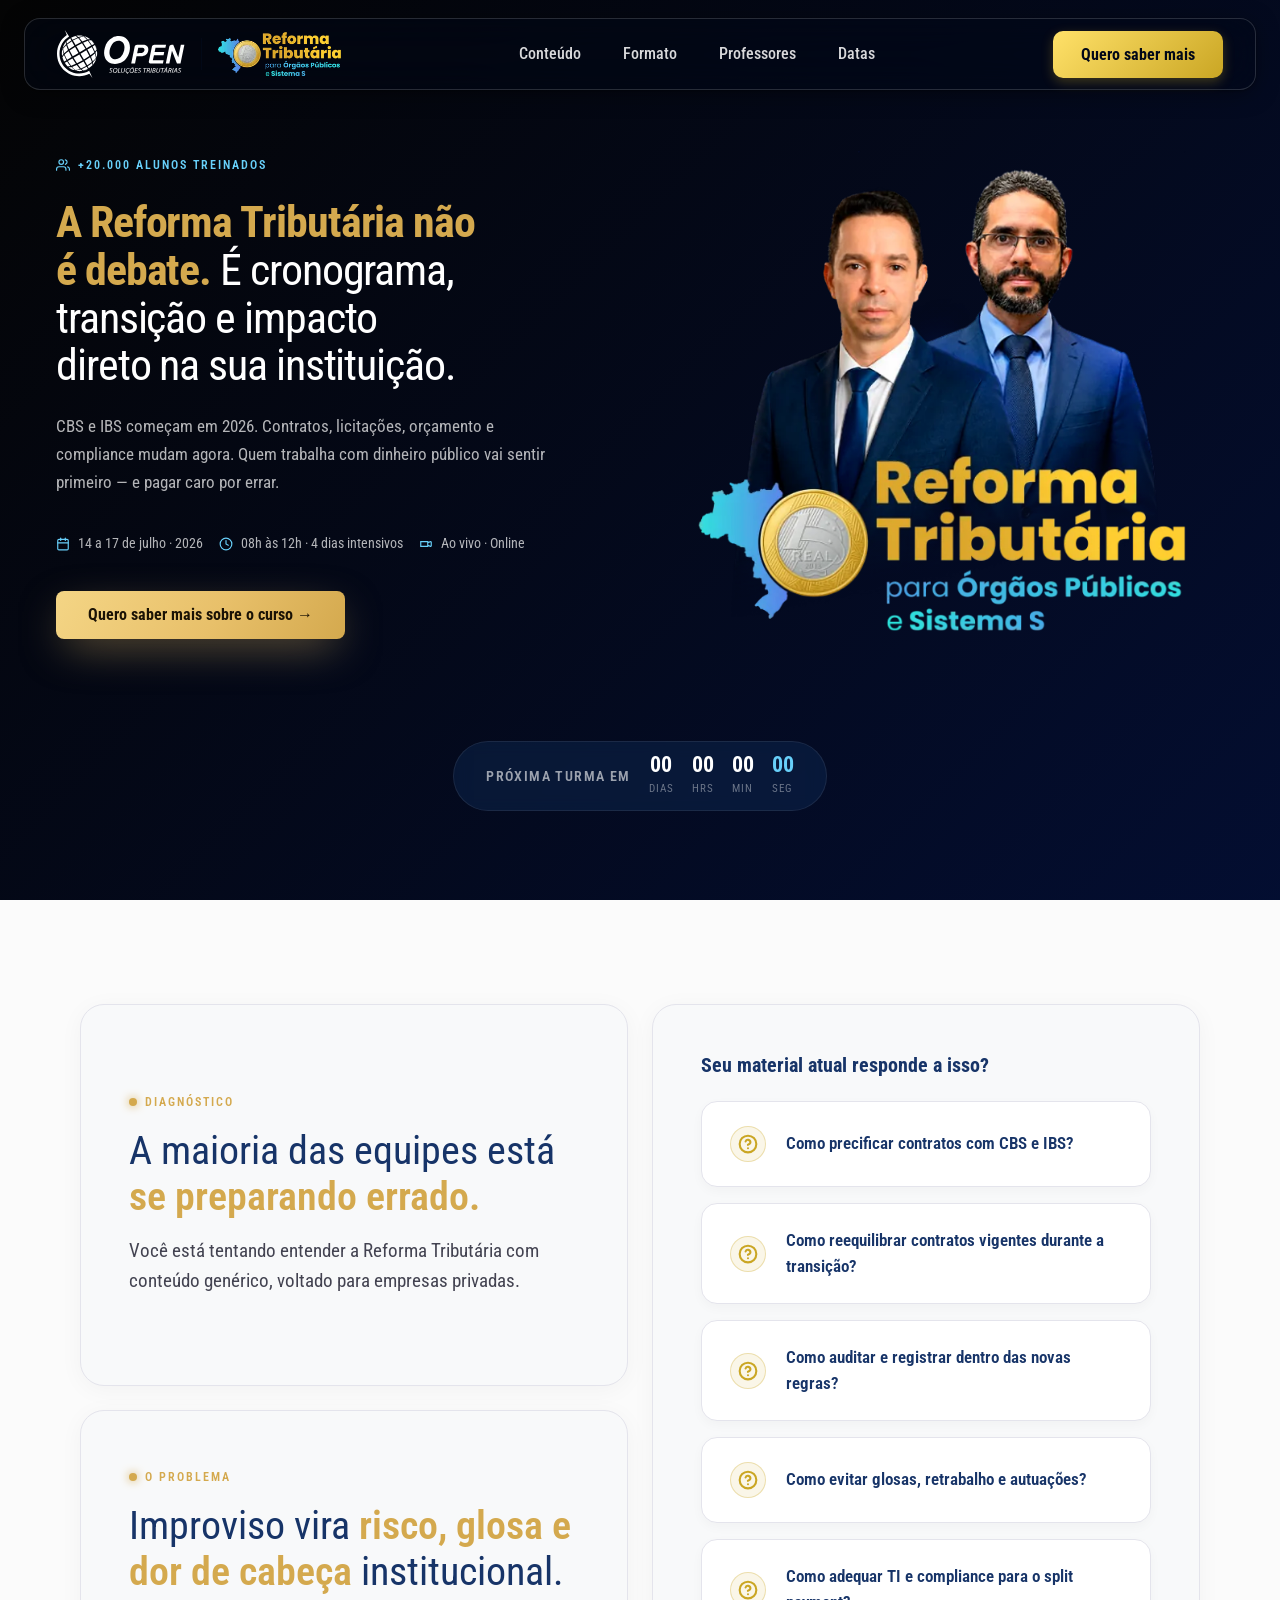
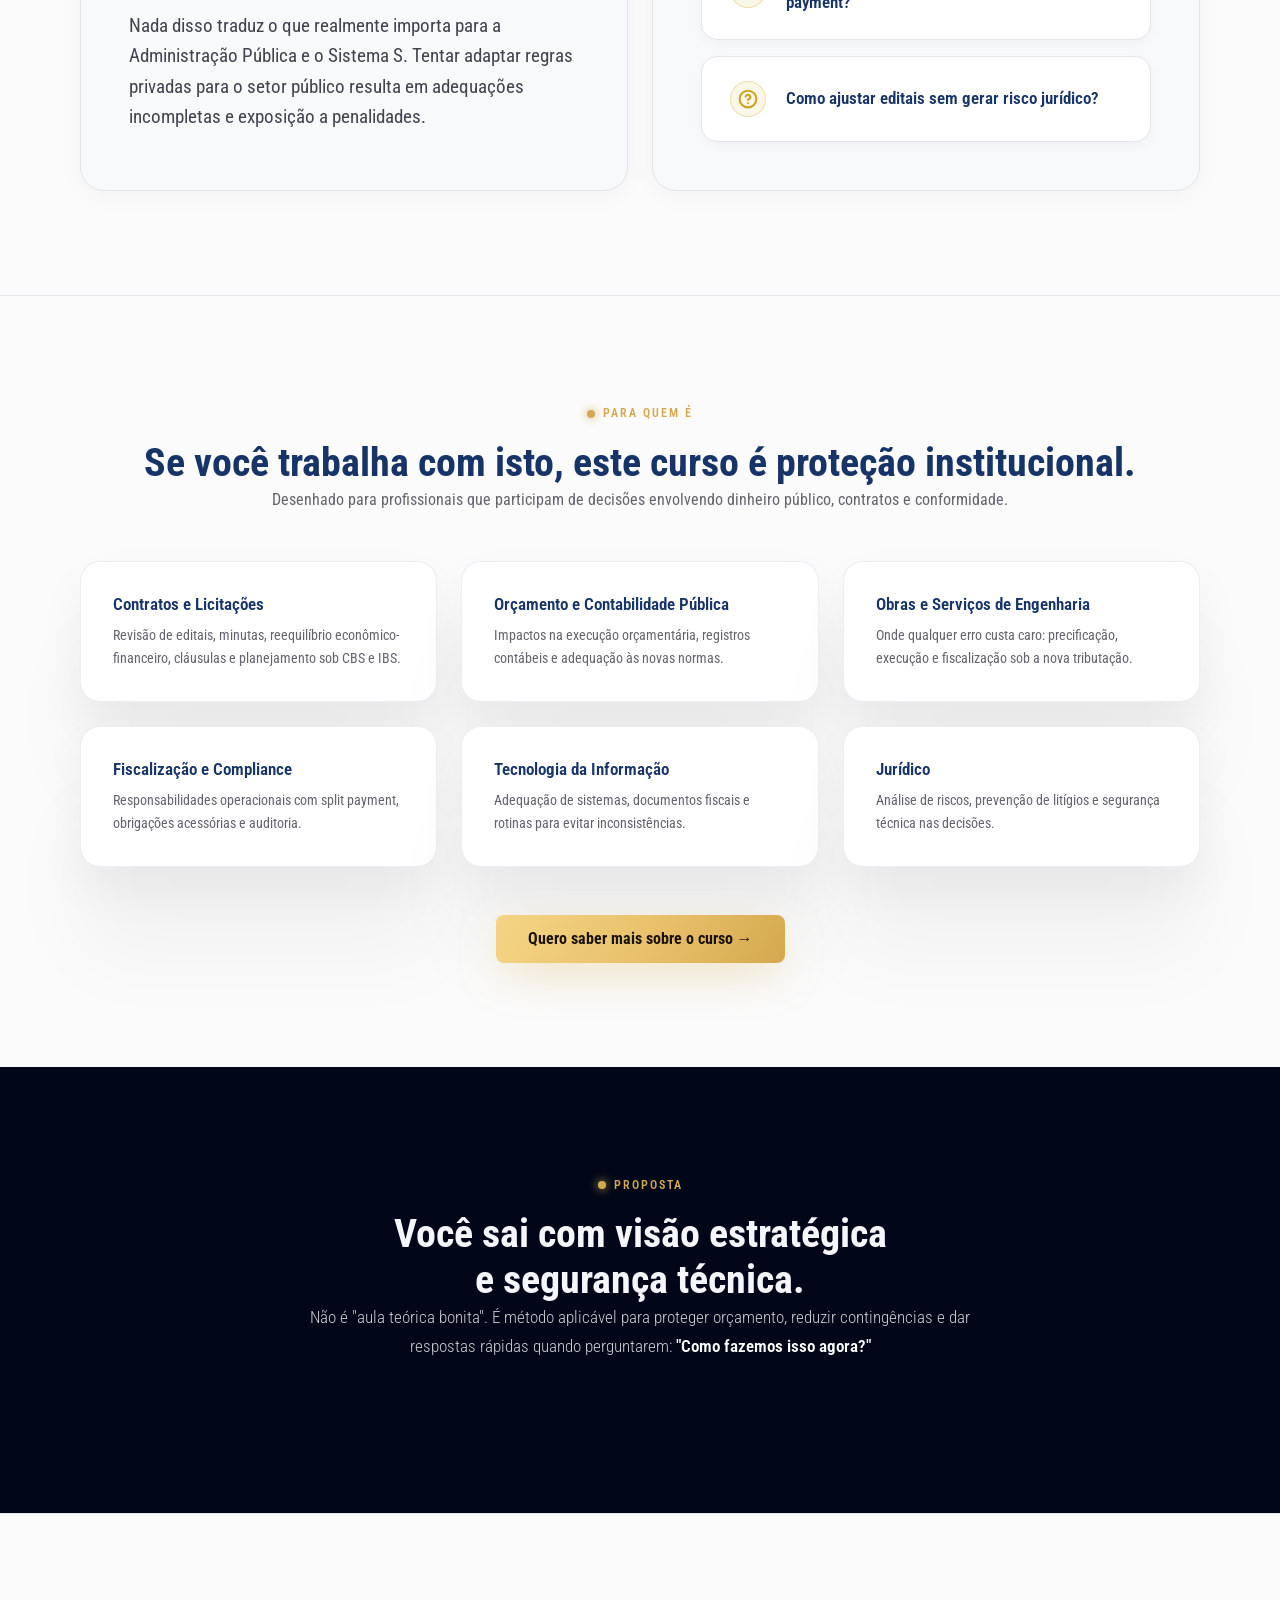
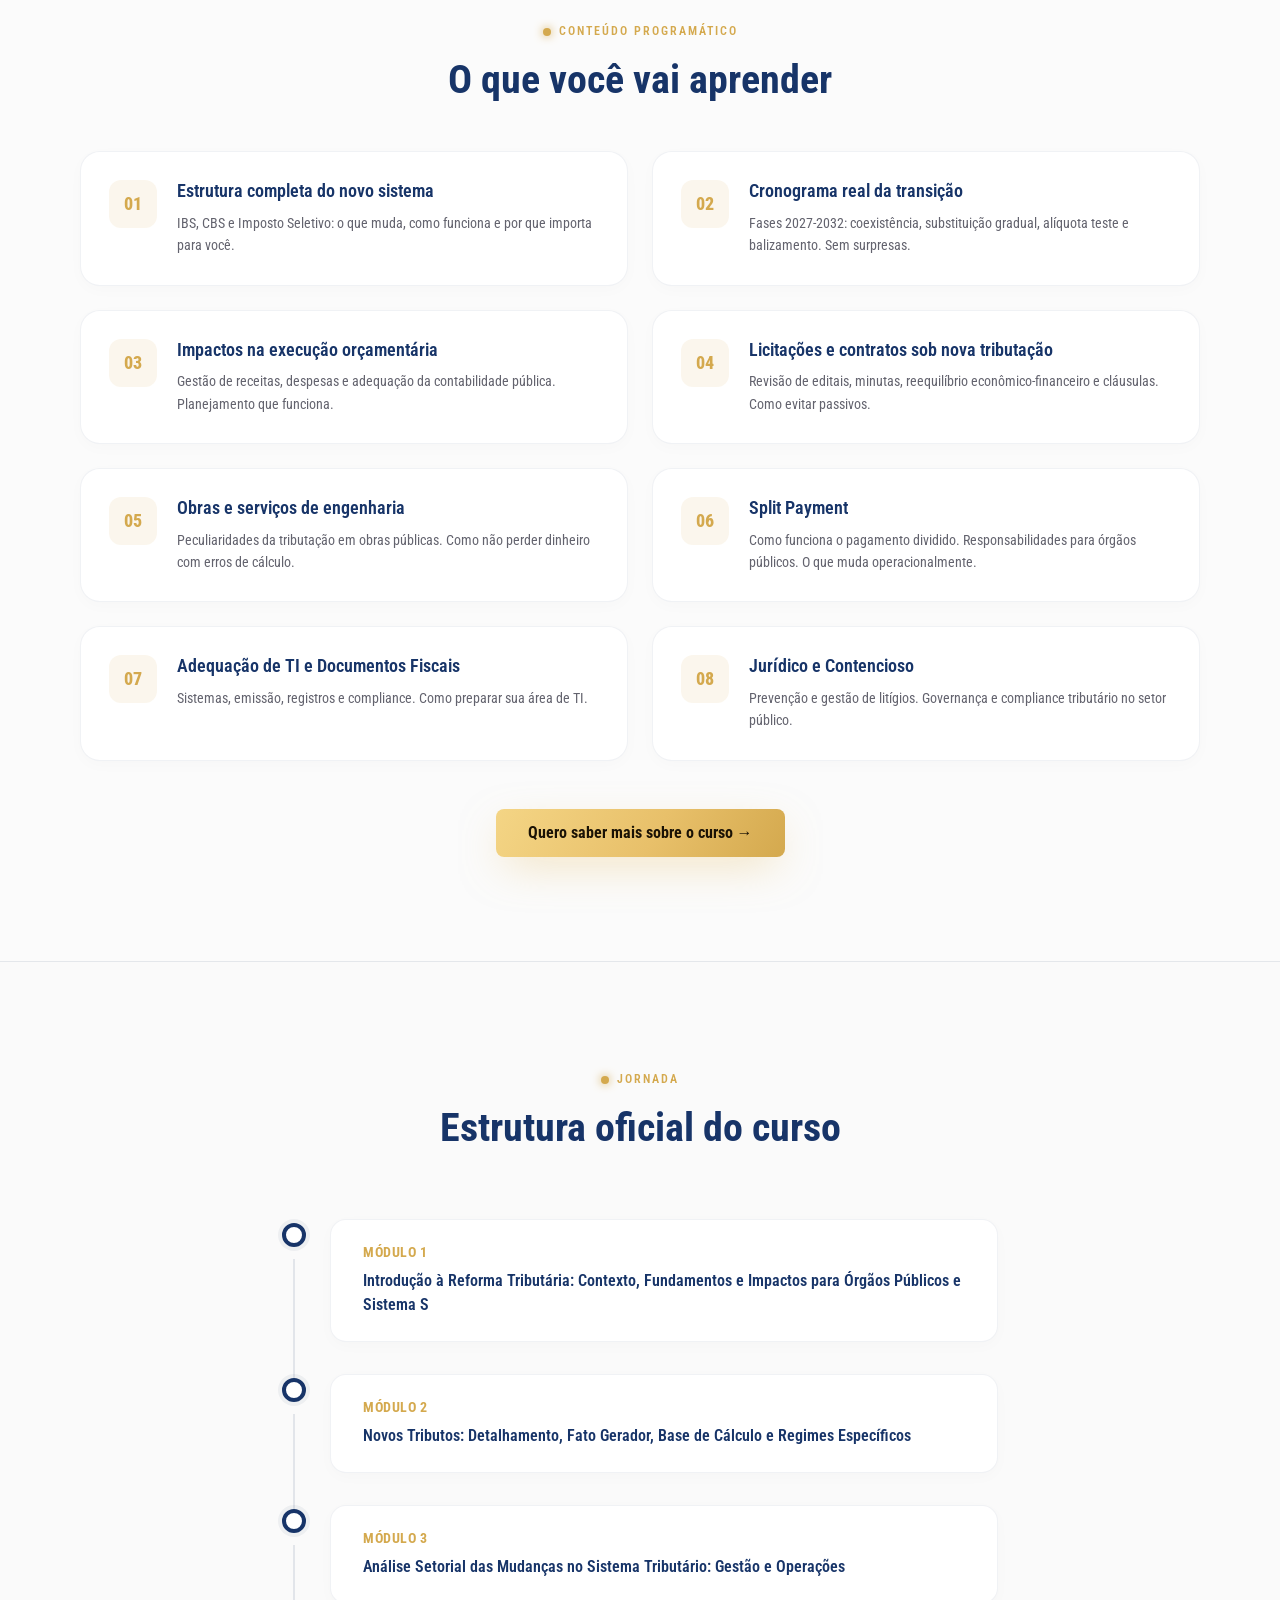
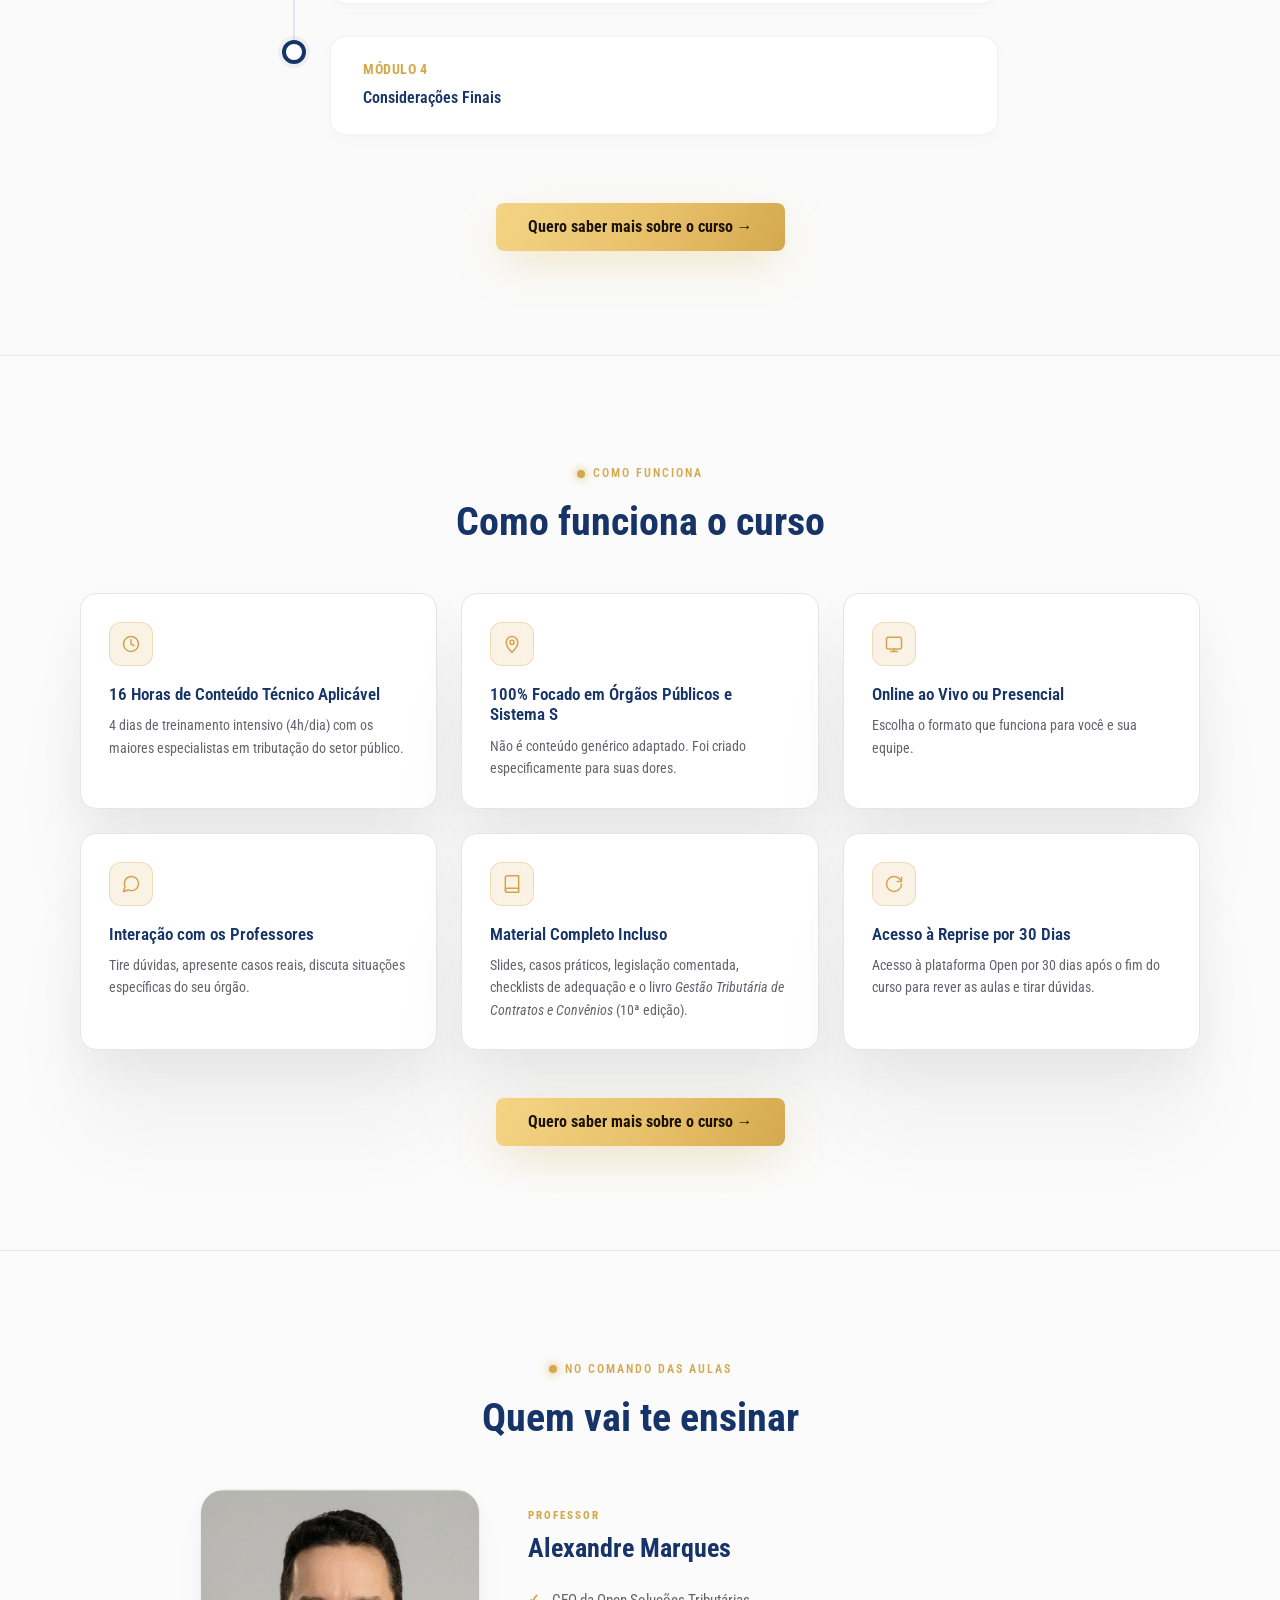
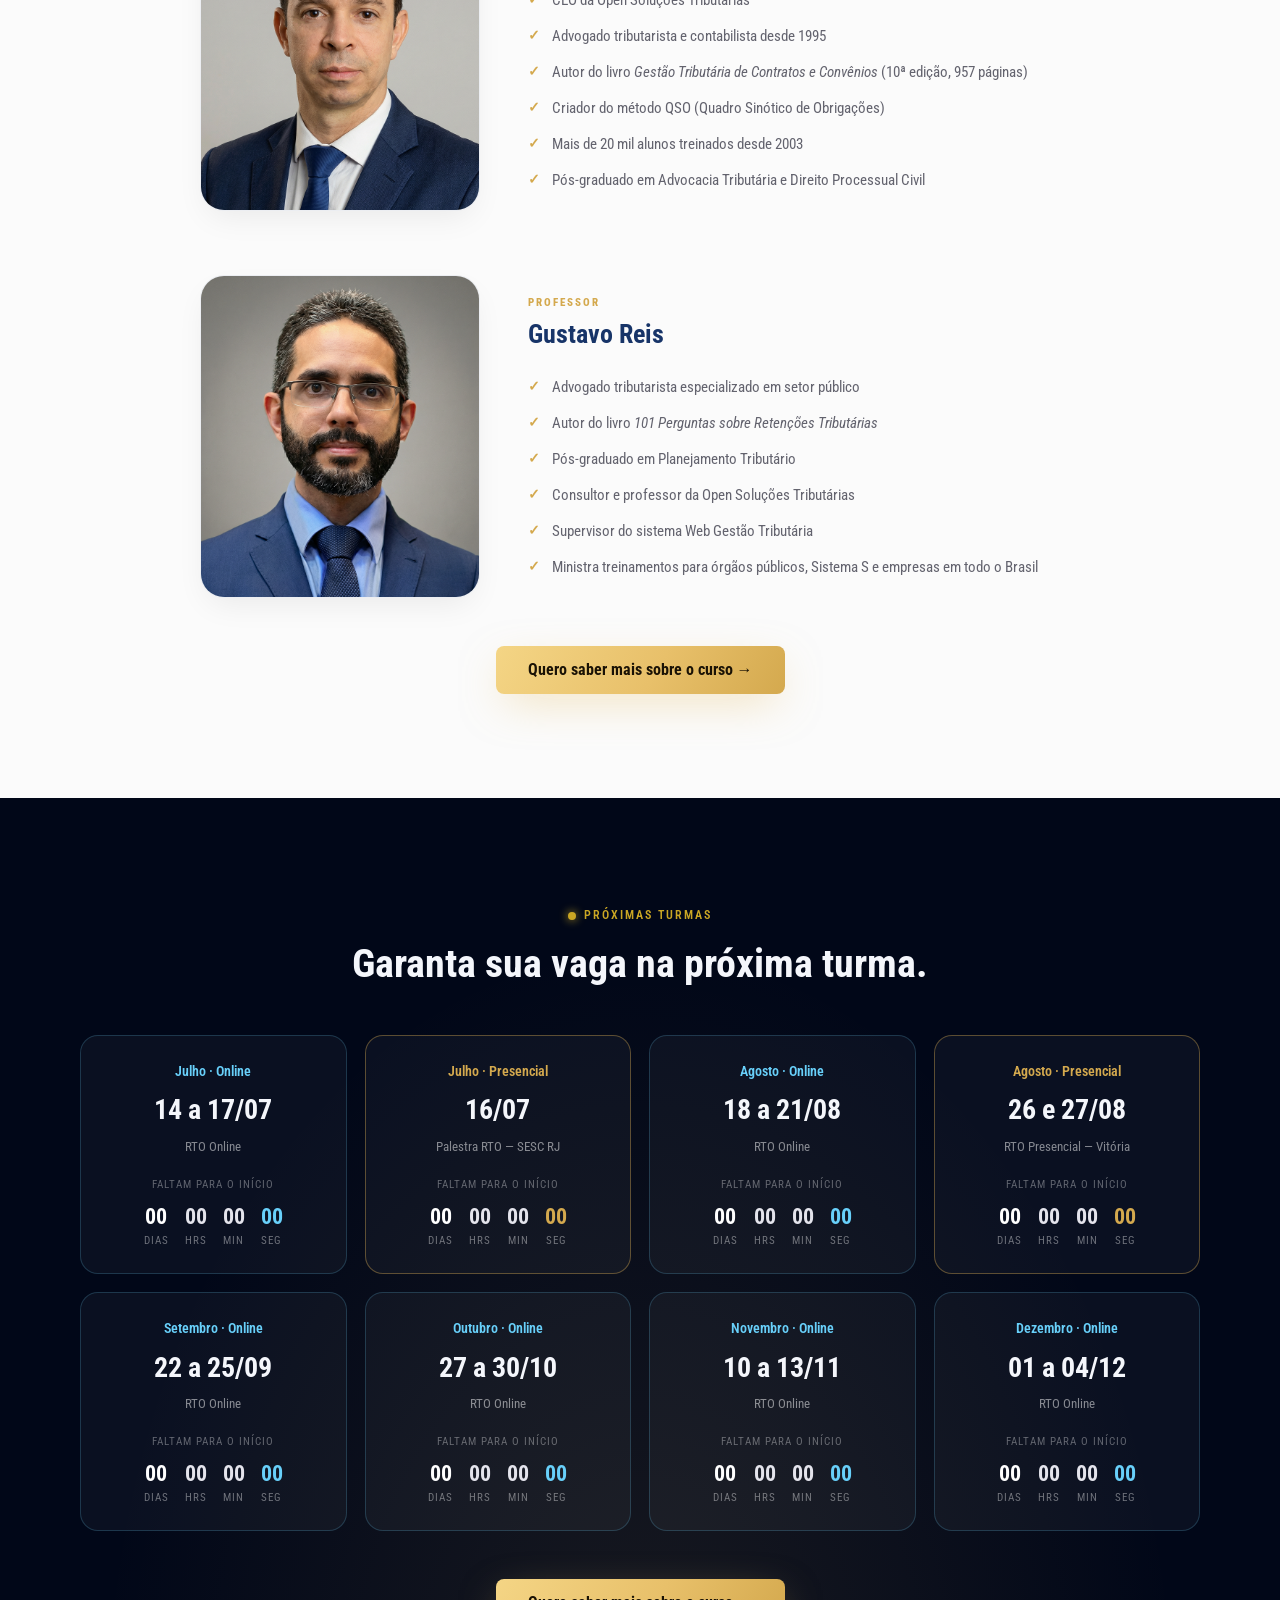
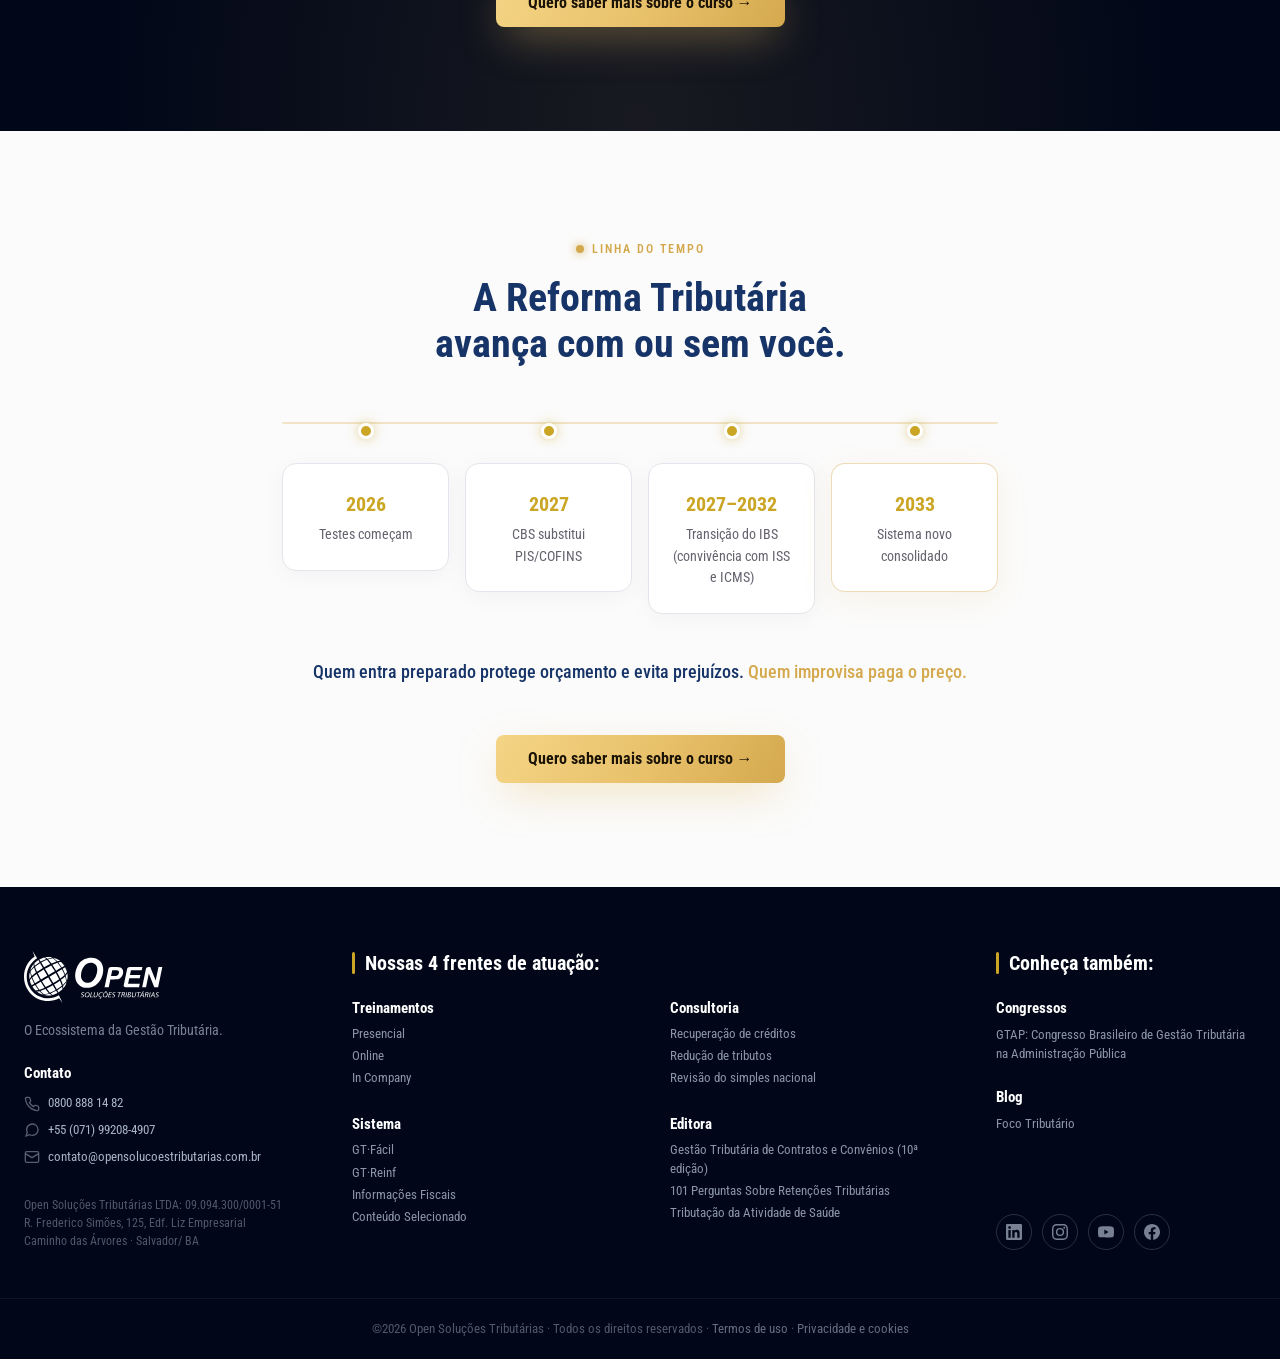
<file: curso/reforma-tributaria.html>
<!DOCTYPE html>
<html lang="pt-BR">
<head>
<meta charset="utf-8">
<meta name="viewport" content="width=device-width, initial-scale=1">
<title>Reforma Tributária para Órgãos Públicos e Sistema S | Open Treinamentos</title>
<meta name="description" content="CBS e IBS começam em 2026. Curso intensivo para Contratos, Licitações, Orçamento, Compliance, TI e Jurídico de órgãos públicos e Sistema S.">
<link rel="stylesheet" href="reforma-tributaria_assets/style.css">

<!-- Google Tag Manager -->
<script>(function(w,d,s,l,i){w[l]=w[l]||[];w[l].push({'gtm.start':
new Date().getTime(),event:'gtm.js'});var f=d.getElementsByTagName(s)[0],
j=d.createElement(s),dl=l!='dataLayer'?'&l='+l:'';j.async=true;j.src=
'https://www.googletagmanager.com/gtm.js?id='+i+dl;f.parentNode.insertBefore(j,f);
})(window,document,'script','dataLayer','GTM-566F4WT');</script>
<!-- End Google Tag Manager -->
<!-- Meta Pixel -->
<script>
!function(f,b,e,v,n,t,s)
{if(f.fbq)return;n=f.fbq=function(){n.callMethod?
n.callMethod.apply(n,arguments):n.queue.push(arguments)};
if(!f._fbq)f._fbq=n;n.push=n;n.loaded=!0;n.version='2.0';
n.queue=[];t=b.createElement(e);t.async=!0;
t.src=v;s=b.getElementsByTagName(e)[0];
s.parentNode.insertBefore(t,s)}(window, document,'script',
'https://connect.facebook.net/en_US/fbevents.js');
fbq('init', '549971842334998');
fbq('track', 'PageView');
</script>
<noscript><img height="1" width="1" style="display:none" src="https://www.facebook.com/tr?id=549971842334998&ev=PageView&noscript=1"/></noscript>
<!-- End Meta Pixel -->
</head>
<body>
<!-- Google Tag Manager (noscript) -->
<noscript><iframe src="https://www.googletagmanager.com/ns.html?id=GTM-566F4WT"
height="0" width="0" style="display:none;visibility:hidden"></iframe></noscript>
<!-- End Google Tag Manager (noscript) -->
<!-- ============ HEADER ============ -->
<header class="site-header dark-mode" id="siteHeader">
  <div class="header-inner">
    <div class="nav-brand">
      <a href="#topo" class="nav-logo">
        <img src="reforma-tributaria_assets/logo.svg" alt="Open Soluções Tributárias" height="48">
      </a>
      <span class="nav-brand-divider"></span>
      <a href="#topo" class="nav-logo nav-logo-curso">
        <img src="reforma-tributaria_assets/logo-open-rto.webp" alt="Reforma Tributária para Órgãos Públicos e Sistema S" height="44">
      </a>
    </div>
    <nav class="nav-links">
      <a href="#conteudo">Conteúdo</a>
      <a href="#formato">Formato</a>
      <a href="#professores">Professores</a>
      <a href="#datas">Datas</a>
    </nav>
    <button class="btn-header" data-open-modal>Quero saber mais</button>
  </div>
</header>
<main>

<!-- ============ HERO V2 - TWO COLUMN ============ -->
<section id="topo" class="hero-section">
  <div class="container hero-grid">
    <!-- LEFT COLUMN: text + badges + button -->
    <div class="hero-content">

      <!-- Eyebrow -->
      <div class="eyebrow" data-reveal style="display: flex; align-items: center; gap: 8px; margin-bottom: 24px; color: var(--color-light-cyan); transition-delay: 0.1s;">
        <svg width="14" height="14" viewBox="0 0 24 24" fill="none" stroke="currentColor" stroke-width="2" stroke-linecap="round"><path d="M17 21v-2a4 4 0 00-4-4H5a4 4 0 00-4 4v2"/><circle cx="9" cy="7" r="4"/><path d="M23 21v-2a4 4 0 00-3-3.87M16 3.13a4 4 0 010 7.75"/></svg>
        <span>+20.000 alunos treinados</span>
      </div>

      <!-- Heading -->
      <h1 class="hero-title" data-reveal style="font-weight: 400; transition-delay: 0.2s;">
        <strong style="font-weight: 700; color: #D4A94E;">A Reforma Tributária não é debate.</strong> É cronograma, transição e impacto direto na sua instituição.
      </h1>

      <!-- Subtitle -->
      <p class="text-body hero-subtitle" data-reveal style="color: rgba(255,255,255,0.7); transition-delay: 0.3s;">CBS e IBS começam em 2026. Contratos, licitações, orçamento e compliance mudam agora. Quem trabalha com dinheiro público vai sentir primeiro — e pagar caro por errar.</p>

      <!-- Info badges row -->
      <div class="hero-badges" data-reveal style="transition-delay: 0.4s;">
        <div class="hero-info-item">
          <svg width="14" height="14" viewBox="0 0 24 24" fill="none" stroke="currentColor" stroke-width="2" stroke-linecap="round"><rect x="3" y="4" width="18" height="18" rx="2"/><line x1="16" y1="2" x2="16" y2="6"/><line x1="8" y1="2" x2="8" y2="6"/><line x1="3" y1="10" x2="21" y2="10"/></svg>
          <span>14 a 17 de julho · 2026</span>
        </div>
        <div class="hero-info-item">
          <svg width="14" height="14" viewBox="0 0 24 24" fill="none" stroke="currentColor" stroke-width="2" stroke-linecap="round"><circle cx="12" cy="12" r="10"/><polyline points="12 6 12 12 16 14"/></svg>
          <span>08h às 12h · 4 dias intensivos</span>
        </div>
        <div class="hero-info-item">
          <svg width="14" height="14" viewBox="0 0 24 24" fill="none" stroke="currentColor" stroke-width="2" stroke-linecap="round"><path d="M15 10l4.553-2.069A1 1 0 0121 8.87V15.13a1 1 0 01-1.447.9L15 14M3 8h12v8H3z"/></svg>
          <span>Ao vivo · Online</span>
        </div>
      </div>

      <!-- CTA Button -->
      <div class="hero-cta" data-reveal style="transition-delay: 0.5s;">
        <button class="btn btn-primary" data-open-modal>Quero saber mais sobre o curso →</button>
      </div>
    </div>

    <!-- RIGHT COLUMN: speakers photo -->
    <div class="hero-image-col" data-reveal style="transition-delay: 0.3s;">
      <img src="reforma-tributaria_assets/hero-curso-rto.webp" alt="Alexandre Marques e Gustavo Reis" width="700" height="700" fetchpriority="high" decoding="async" class="hero-img">
    </div>
  </div>

  <!-- BOTTOM: Centered Countdown -->
  <div class="container hero-countdown-bottom" style="display: flex; justify-content: center; margin-top: 48px; position: relative; z-index: 3;">
    <div class="hero-countdown-pill" data-reveal style="transition-delay: 0.6s;">
      <span class="cd-label">PRÓXIMA TURMA EM</span>
      <div class="countdown" data-countdown="2026-07-14T08:00:00-03:00" style="margin-top: 0;">
        <div class="cd-unit"><div class="n" data-cd-days>--</div><div class="l">dias</div></div>
        <div class="cd-unit"><div class="n" data-cd-hours>--</div><div class="l">hrs</div></div>
        <div class="cd-unit"><div class="n" data-cd-mins>--</div><div class="l">min</div></div>
        <div class="cd-unit"><div class="n blue" data-cd-secs>--</div><div class="l">seg</div></div>
      </div>
    </div>
  </div>
</section>




<!-- ============ PROBLEMA ============ -->
<section id="problema" class="section immersive-diagnosis">
  <div class="wrap immersive-grid">
    
    <!-- Left Column: Context -->
    <div class="diagnosis-context">
      
      <div class="diagnosis-box" data-reveal>
        <div class="eyebrow badge-eyebrow" style="color: #D4A94E;"><span class="dot"></span>Diagnóstico</div>
        <h2 class="title" style="margin-bottom: 16px; font-weight: 400;">A maioria das equipes está <span class="text-highlight-yellow">se preparando errado.</span></h2>
        <p class="section-text text-left lead-text" style="margin: 0;">Você está tentando entender a Reforma Tributária com conteúdo genérico, voltado para empresas privadas.</p>
      </div>

      <div class="diagnosis-box" data-reveal>
        <div class="eyebrow badge-eyebrow" style="color: #D4A94E;"><span class="dot"></span>O Problema</div>
        <h2 class="title" style="margin-bottom: 16px; font-weight: 400;">Improviso vira <span class="text-highlight-yellow">risco, glosa e dor de cabeça</span> institucional.</h2>
        <p class="section-text text-left lead-text" style="margin: 0;">Nada disso traduz o que realmente importa para a Administração Pública e o Sistema S. Tentar adaptar regras privadas para o setor público resulta em adequações incompletas e exposição a penalidades.</p>
      </div>

    </div>

    <!-- Right Column: Questions -->
    <div class="diagnosis-box" data-reveal>
      <h3 class="questions-title">Seu material atual responde a isso?</h3>
      <div class="diagnosis-questions">
        <div class="question-card">
          <div class="question-icon">
            <svg width="20" height="20" viewBox="0 0 24 24" fill="none" stroke="currentColor" stroke-width="2.5" stroke-linecap="round" stroke-linejoin="round"><circle cx="12" cy="12" r="10"></circle><path d="M9.09 9a3 3 0 0 1 5.83 1c0 2-3 3-3 3"></path><line x1="12" y1="17" x2="12.01" y2="17"></line></svg>
          </div>
          <div class="question-text">Como precificar contratos com CBS e IBS?</div>
        </div>
        <div class="question-card">
          <div class="question-icon">
            <svg width="20" height="20" viewBox="0 0 24 24" fill="none" stroke="currentColor" stroke-width="2.5" stroke-linecap="round" stroke-linejoin="round"><circle cx="12" cy="12" r="10"></circle><path d="M9.09 9a3 3 0 0 1 5.83 1c0 2-3 3-3 3"></path><line x1="12" y1="17" x2="12.01" y2="17"></line></svg>
          </div>
          <div class="question-text">Como reequilibrar contratos vigentes durante a transição?</div>
        </div>
        <div class="question-card">
          <div class="question-icon">
            <svg width="20" height="20" viewBox="0 0 24 24" fill="none" stroke="currentColor" stroke-width="2.5" stroke-linecap="round" stroke-linejoin="round"><circle cx="12" cy="12" r="10"></circle><path d="M9.09 9a3 3 0 0 1 5.83 1c0 2-3 3-3 3"></path><line x1="12" y1="17" x2="12.01" y2="17"></line></svg>
          </div>
          <div class="question-text">Como auditar e registrar dentro das novas regras?</div>
        </div>
        <div class="question-card">
          <div class="question-icon">
            <svg width="20" height="20" viewBox="0 0 24 24" fill="none" stroke="currentColor" stroke-width="2.5" stroke-linecap="round" stroke-linejoin="round"><circle cx="12" cy="12" r="10"></circle><path d="M9.09 9a3 3 0 0 1 5.83 1c0 2-3 3-3 3"></path><line x1="12" y1="17" x2="12.01" y2="17"></line></svg>
          </div>
          <div class="question-text">Como evitar glosas, retrabalho e autuações?</div>
        </div>
        <div class="question-card">
          <div class="question-icon">
            <svg width="20" height="20" viewBox="0 0 24 24" fill="none" stroke="currentColor" stroke-width="2.5" stroke-linecap="round" stroke-linejoin="round"><circle cx="12" cy="12" r="10"></circle><path d="M9.09 9a3 3 0 0 1 5.83 1c0 2-3 3-3 3"></path><line x1="12" y1="17" x2="12.01" y2="17"></line></svg>
          </div>
          <div class="question-text">Como adequar TI e compliance para o split payment?</div>
        </div>
        <div class="question-card">
          <div class="question-icon">
            <svg width="20" height="20" viewBox="0 0 24 24" fill="none" stroke="currentColor" stroke-width="2.5" stroke-linecap="round" stroke-linejoin="round"><circle cx="12" cy="12" r="10"></circle><path d="M9.09 9a3 3 0 0 1 5.83 1c0 2-3 3-3 3"></path><line x1="12" y1="17" x2="12.01" y2="17"></line></svg>
          </div>
          <div class="question-text">Como ajustar editais sem gerar risco jurídico?</div>
        </div>
      </div>
    </div>

  </div>
</section>

<!-- ============ PÚBLICO-ALVO ============ -->
<section id="publico" class="section section-bordered">
  <div class="wrap">
    <div class="head" data-reveal>
      <div class="eyebrow gold"><span class="dot"></span>Para quem é</div>
      <h2 class="title">Se você trabalha com isto, este curso é proteção institucional.</h2>
      <p class="section-text">Desenhado para profissionais que participam de decisões envolvendo dinheiro público, contratos e conformidade.</p>
    </div>

    <div data-reveal class="grid-3 immersive-grid-light">
      <div class="card bento-card-light">
        <h3>Contratos e Licitações</h3>
        <p>Revisão de editais, minutas, reequilíbrio econômico-financeiro, cláusulas e planejamento sob CBS e IBS.</p>
      </div>
      <div class="card bento-card-light">
        <h3>Orçamento e Contabilidade Pública</h3>
        <p>Impactos na execução orçamentária, registros contábeis e adequação às novas normas.</p>
      </div>
      <div class="card bento-card-light">
        <h3>Obras e Serviços de Engenharia</h3>
        <p>Onde qualquer erro custa caro: precificação, execução e fiscalização sob a nova tributação.</p>
      </div>
      <div class="card bento-card-light">
        <h3>Fiscalização e Compliance</h3>
        <p>Responsabilidades operacionais com split payment, obrigações acessórias e auditoria.</p>
      </div>
      <div class="card bento-card-light">
        <h3>Tecnologia da Informação</h3>
        <p>Adequação de sistemas, documentos fiscais e rotinas para evitar inconsistências.</p>
      </div>
      <div class="card bento-card-light">
        <h3>Jurídico</h3>
        <p>Análise de riscos, prevenção de litígios e segurança técnica nas decisões.</p>
      </div>
    </div>

    <div class="cta-center" data-reveal>
      <button class="btn-primary" data-open-modal>Quero saber mais sobre o curso →</button>
    </div>
  </div>
</section>

<!-- ============ PROPOSTA DE VALOR ============ -->
<section class="section section-dark">
  <div class="wrap-narrow head" data-reveal>
    <div class="eyebrow gold"><span class="dot"></span>Proposta</div>
    <h2 class="title">Você sai com visão estratégica e segurança técnica.</h2>
    <p class="proposta-text">Não é "aula teórica bonita". É método aplicável para proteger orçamento, reduzir contingências e dar respostas rápidas quando perguntarem: <strong>"Como fazemos isso agora?"</strong></p>
  </div>
</section>

<!-- ============ CONTEÚDO PROGRAMÁTICO ============ -->
<section id="conteudo" class="section section-bordered">
  <div class="wrap">
    <div class="head" data-reveal>
      <div class="eyebrow gold"><span class="dot"></span>Conteúdo programático</div>
      <h2 class="title">O que você vai aprender</h2>
    </div>

    <div data-reveal class="learning-grid">
      <!-- Row 01 -->
      <div class="learning-row">
        <div class="learning-number">01</div>
        <div class="learning-content">
          <h3>Estrutura completa do novo sistema</h3>
          <p>IBS, CBS e Imposto Seletivo: o que muda, como funciona e por que importa para você.</p>
        </div>
      </div>
      <!-- Row 02 -->
      <div class="learning-row">
        <div class="learning-number">02</div>
        <div class="learning-content">
          <h3>Cronograma real da transição</h3>
          <p>Fases 2027-2032: coexistência, substituição gradual, alíquota teste e balizamento. Sem surpresas.</p>
        </div>
      </div>
      <!-- Row 03 -->
      <div class="learning-row">
        <div class="learning-number">03</div>
        <div class="learning-content">
          <h3>Impactos na execução orçamentária</h3>
          <p>Gestão de receitas, despesas e adequação da contabilidade pública. Planejamento que funciona.</p>
        </div>
      </div>
      <!-- Row 04 -->
      <div class="learning-row">
        <div class="learning-number">04</div>
        <div class="learning-content">
          <h3>Licitações e contratos sob nova tributação</h3>
          <p>Revisão de editais, minutas, reequilíbrio econômico-financeiro e cláusulas. Como evitar passivos.</p>
        </div>
      </div>
      <!-- Row 05 -->
      <div class="learning-row">
        <div class="learning-number">05</div>
        <div class="learning-content">
          <h3>Obras e serviços de engenharia</h3>
          <p>Peculiaridades da tributação em obras públicas. Como não perder dinheiro com erros de cálculo.</p>
        </div>
      </div>
      <!-- Row 06 -->
      <div class="learning-row">
        <div class="learning-number">06</div>
        <div class="learning-content">
          <h3>Split Payment</h3>
          <p>Como funciona o pagamento dividido. Responsabilidades para órgãos públicos. O que muda operacionalmente.</p>
        </div>
      </div>
      <!-- Row 07 -->
      <div class="learning-row">
        <div class="learning-number">07</div>
        <div class="learning-content">
          <h3>Adequação de TI e Documentos Fiscais</h3>
          <p>Sistemas, emissão, registros e compliance. Como preparar sua área de TI.</p>
        </div>
      </div>
      <!-- Row 08 -->
      <div class="learning-row">
        <div class="learning-number">08</div>
        <div class="learning-content">
          <h3>Jurídico e Contencioso</h3>
          <p>Prevenção e gestão de litígios. Governança e compliance tributário no setor público.</p>
        </div>
      </div>
    </div>

<!-- Moved curriculum-box to a new section below -->

    <div class="cta-center" data-reveal>
      <button class="btn-primary" data-open-modal>Quero saber mais sobre o curso →</button>
    </div>
  </div>
</section>

<!-- ============ JORNADA DO CURSO (TIMELINE) ============ -->
<section id="jornada" class="section section-bordered" style="background-color: #FAFAFA;">
  <div class="wrap-narrow">
    <div class="head" data-reveal>
      <div class="eyebrow gold"><span class="dot"></span>Jornada</div>
      <h2 class="title">Estrutura oficial do curso</h2>
    </div>

    <div class="timeline-container" data-reveal>
      <div class="timeline-item" data-reveal>
        <div class="timeline-marker"></div>
        <div class="timeline-content">
          <h4>Módulo 1</h4>
          <p>Introdução à Reforma Tributária: Contexto, Fundamentos e Impactos para Órgãos Públicos e Sistema S</p>
        </div>
      </div>
      <div class="timeline-item" data-reveal>
        <div class="timeline-marker"></div>
        <div class="timeline-content">
          <h4>Módulo 2</h4>
          <p>Novos Tributos: Detalhamento, Fato Gerador, Base de Cálculo e Regimes Específicos</p>
        </div>
      </div>
      <div class="timeline-item" data-reveal>
        <div class="timeline-marker"></div>
        <div class="timeline-content">
          <h4>Módulo 3</h4>
          <p>Análise Setorial das Mudanças no Sistema Tributário: Gestão e Operações</p>
        </div>
      </div>
      <div class="timeline-item" data-reveal>
        <div class="timeline-marker"></div>
        <div class="timeline-content">
          <h4>Módulo 4</h4>
          <p>Considerações Finais</p>
        </div>
      </div>
    </div>

    <div class="cta-center" data-reveal style="margin-top: 48px;">
      <button class="btn-primary" data-open-modal>Quero saber mais sobre o curso →</button>
    </div>
  </div>
</section>


<!-- ============ FORMATO E ENTREGÁVEIS ============ -->
<section id="formato" class="section section-bordered">
  <div class="wrap">
    <div class="head" data-reveal>
      <div class="eyebrow gold"><span class="dot"></span>Como funciona</div>
      <h2 class="title">Como funciona o curso</h2>
    </div>

    <div data-reveal class="grid-3">
      <div class="card" data-reveal>
        <span class="feature-icon gold">
          <svg width="20" height="20" viewBox="0 0 24 24" fill="none"><circle cx="12" cy="12" r="9" stroke="#D2A54B" stroke-width="1.8"/><path d="M12 7v5l3.5 2" stroke="#D2A54B" stroke-width="1.8" stroke-linecap="round"/></svg>
        </span>
        <h3>16 Horas de Conteúdo Técnico Aplicável</h3>
        <p>4 dias de treinamento intensivo (4h/dia) com os maiores especialistas em tributação do setor público.</p>
      </div>
      <div class="card" data-reveal>
        <span class="feature-icon gold">
          <svg width="20" height="20" viewBox="0 0 24 24" fill="none"><path d="M12 22C12 22 19 15.5 19 10C19 6.13 15.87 3 12 3C8.13 3 5 6.13 5 10C5 15.5 12 22 12 22Z" stroke="#D2A54B" stroke-width="1.8"/><circle cx="12" cy="10" r="2.5" stroke="#D2A54B" stroke-width="1.8"/></svg>
        </span>
        <h3>100% Focado em Órgãos Públicos e Sistema S</h3>
        <p>Não é conteúdo genérico adaptado. Foi criado especificamente para suas dores.</p>
      </div>
      <div class="card" data-reveal>
        <span class="feature-icon gold">
          <svg width="20" height="20" viewBox="0 0 24 24" fill="none"><rect x="3" y="4" width="18" height="14" rx="2" stroke="#D2A54B" stroke-width="1.8"/><path d="M8 21h8M12 18v3" stroke="#D2A54B" stroke-width="1.8" stroke-linecap="round"/></svg>
        </span>
        <h3>Online ao Vivo ou Presencial</h3>
        <p>Escolha o formato que funciona para você e sua equipe.</p>
      </div>
      <div class="card" data-reveal>
        <span class="feature-icon gold">
          <svg width="20" height="20" viewBox="0 0 24 24" fill="none"><path d="M21 11.5a8.38 8.38 0 0 1-.9 3.8 8.5 8.5 0 0 1-7.6 4.7 8.38 8.38 0 0 1-3.8-.9L3 21l1.9-5.7a8.38 8.38 0 0 1-.9-3.8 8.5 8.5 0 0 1 4.7-7.6 8.38 8.38 0 0 1 3.8-.9h.5a8.48 8.48 0 0 1 8 8v.5z" stroke="#D2A54B" stroke-width="1.8" stroke-linejoin="round"/></svg>
        </span>
        <h3>Interação com os Professores</h3>
        <p>Tire dúvidas, apresente casos reais, discuta situações específicas do seu órgão.</p>
      </div>
      <div class="card" data-reveal>
        <span class="feature-icon gold">
          <svg width="20" height="20" viewBox="0 0 24 24" fill="none"><path d="M4 19.5A2.5 2.5 0 0 1 6.5 17H20" stroke="#D2A54B" stroke-width="1.8" stroke-linecap="round"/><path d="M6.5 2H20v20H6.5A2.5 2.5 0 0 1 4 19.5v-15A2.5 2.5 0 0 1 6.5 2z" stroke="#D2A54B" stroke-width="1.8" stroke-linejoin="round"/></svg>
        </span>
        <h3>Material Completo Incluso</h3>
        <p>Slides, casos práticos, legislação comentada, checklists de adequação e o livro <em>Gestão Tributária de Contratos e Convênios</em> (10ª edição).</p>
      </div>
      <div class="card" data-reveal>
        <span class="feature-icon gold">
          <svg width="20" height="20" viewBox="0 0 24 24" fill="none"><path d="M21 12a9 9 0 1 1-9-9 9 9 0 0 1 7.5 4" stroke="#D2A54B" stroke-width="1.8" stroke-linecap="round"/><path d="M21 4v5h-5" stroke="#D2A54B" stroke-width="1.8" stroke-linecap="round" stroke-linejoin="round"/></svg>
        </span>
        <h3>Acesso à Reprise por 30 Dias</h3>
        <p>Acesso à plataforma Open por 30 dias após o fim do curso para rever as aulas e tirar dúvidas.</p>
      </div>
    </div>

    <div class="cta-center" data-reveal>
      <button class="btn-primary" data-open-modal>Quero saber mais sobre o curso →</button>
    </div>
  </div>
</section>

<!-- ============ PROFESSORES ============ -->
<section id="professores" class="section section-bordered">
  <div class="wrap">
    <div class="head" data-reveal>
      <div class="eyebrow gold"><span class="dot"></span>No comando das aulas</div>
      <h2 class="title">Quem vai te ensinar</h2>
    </div>

    <div data-reveal class="grid-2-prof">
      <div class="prof-card" data-reveal>
        <div class="prof-photo">
          <img src="reforma-tributaria_assets/alexandre-marques.png" alt="Alexandre Marques" width="522" height="700" loading="lazy">
        </div>
        <div class="prof-info">
          <div class="prof-label">Professor</div>
          <h3>Alexandre Marques</h3>
          <ul>
            <li>CEO da Open Soluções Tributárias</li>
            <li>Advogado tributarista e contabilista desde 1995</li>
            <li>Autor do livro <em>Gestão Tributária de Contratos e Convênios</em> (10ª edição, 957 páginas)</li>
            <li>Criador do método QSO (Quadro Sinótico de Obrigações)</li>
            <li>Mais de 20 mil alunos treinados desde 2003</li>
            <li>Pós-graduado em Advocacia Tributária e Direito Processual Civil</li>
          </ul>
        </div>
      </div>
      <div class="prof-card" data-reveal>
        <div class="prof-photo">
          <img src="reforma-tributaria_assets/gustavo-reis.png" alt="Gustavo Reis" width="524" height="700" loading="lazy">
        </div>
        <div class="prof-info">
          <div class="prof-label">Professor</div>
          <h3>Gustavo Reis</h3>
          <ul>
            <li>Advogado tributarista especializado em setor público</li>
            <li>Autor do livro <em>101 Perguntas sobre Retenções Tributárias</em></li>
            <li>Pós-graduado em Planejamento Tributário</li>
            <li>Consultor e professor da Open Soluções Tributárias</li>
            <li>Supervisor do sistema Web Gestão Tributária</li>
            <li>Ministra treinamentos para órgãos públicos, Sistema S e empresas em todo o Brasil</li>
          </ul>
        </div>
      </div>
    </div>

    <div class="cta-center" data-reveal>
      <button class="btn-primary" data-open-modal>Quero saber mais sobre o curso →</button>
    </div>
  </div>
</section>

<!-- ============ DATAS E CTA ============ -->
<section id="datas" class="section section-dark">
  <div class="glow-bg"></div>
  <div class="wrap wrap-z">
    <div class="head" data-reveal>
      <div class="eyebrow on-dark"><span class="dot"></span>Próximas turmas</div>
      <h2 class="title">Garanta sua vaga na próxima turma.</h2>
    </div>

    <div data-reveal class="grid-datas">
      <!-- Julho -->
      <div class="turma-card online" data-reveal>
        <div class="turma-name">Julho · Online</div>
        <div class="turma-date">14 a 17/07</div>
        <div class="turma-type">RTO Online</div>
        <div class="cd-label">Faltam para o início</div>
        <div class="countdown" data-countdown="2026-07-14T08:00:00-03:00">
          <div class="cd-unit"><div class="n" data-cd-days>--</div><div class="l">dias</div></div>
          <div class="cd-unit"><div class="n alt" data-cd-hours>--</div><div class="l">hrs</div></div>
          <div class="cd-unit"><div class="n alt" data-cd-mins>--</div><div class="l">min</div></div>
          <div class="cd-unit"><div class="n blue" data-cd-secs>--</div><div class="l">seg</div></div>
        </div>
      </div>
      <div class="turma-card presencial" data-reveal>
        <div class="turma-name">Julho · Presencial</div>
        <div class="turma-date">16/07</div>
        <div class="turma-type">Palestra RTO — SESC RJ</div>
        <div class="cd-label">Faltam para o início</div>
        <div class="countdown" data-countdown="2026-07-16T08:00:00-03:00">
          <div class="cd-unit"><div class="n" data-cd-days>--</div><div class="l">dias</div></div>
          <div class="cd-unit"><div class="n alt" data-cd-hours>--</div><div class="l">hrs</div></div>
          <div class="cd-unit"><div class="n alt" data-cd-mins>--</div><div class="l">min</div></div>
          <div class="cd-unit"><div class="n blue" data-cd-secs>--</div><div class="l">seg</div></div>
        </div>
      </div>
      <!-- Agosto -->
      <div class="turma-card online" data-reveal>
        <div class="turma-name">Agosto · Online</div>
        <div class="turma-date">18 a 21/08</div>
        <div class="turma-type">RTO Online</div>
        <div class="cd-label">Faltam para o início</div>
        <div class="countdown" data-countdown="2026-08-18T08:00:00-03:00">
          <div class="cd-unit"><div class="n" data-cd-days>--</div><div class="l">dias</div></div>
          <div class="cd-unit"><div class="n alt" data-cd-hours>--</div><div class="l">hrs</div></div>
          <div class="cd-unit"><div class="n alt" data-cd-mins>--</div><div class="l">min</div></div>
          <div class="cd-unit"><div class="n blue" data-cd-secs>--</div><div class="l">seg</div></div>
        </div>
      </div>
      <div class="turma-card presencial" data-reveal>
        <div class="turma-name">Agosto · Presencial</div>
        <div class="turma-date">26 e 27/08</div>
        <div class="turma-type">RTO Presencial — Vitória</div>
        <div class="cd-label">Faltam para o início</div>
        <div class="countdown" data-countdown="2026-08-26T08:00:00-03:00">
          <div class="cd-unit"><div class="n" data-cd-days>--</div><div class="l">dias</div></div>
          <div class="cd-unit"><div class="n alt" data-cd-hours>--</div><div class="l">hrs</div></div>
          <div class="cd-unit"><div class="n alt" data-cd-mins>--</div><div class="l">min</div></div>
          <div class="cd-unit"><div class="n blue" data-cd-secs>--</div><div class="l">seg</div></div>
        </div>
      </div>
      <!-- Setembro -->
      <div class="turma-card online" data-reveal>
        <div class="turma-name">Setembro · Online</div>
        <div class="turma-date">22 a 25/09</div>
        <div class="turma-type">RTO Online</div>
        <div class="cd-label">Faltam para o início</div>
        <div class="countdown" data-countdown="2026-09-22T08:00:00-03:00">
          <div class="cd-unit"><div class="n" data-cd-days>--</div><div class="l">dias</div></div>
          <div class="cd-unit"><div class="n alt" data-cd-hours>--</div><div class="l">hrs</div></div>
          <div class="cd-unit"><div class="n alt" data-cd-mins>--</div><div class="l">min</div></div>
          <div class="cd-unit"><div class="n blue" data-cd-secs>--</div><div class="l">seg</div></div>
        </div>
      </div>
      <!-- Outubro -->
      <div class="turma-card online" data-reveal>
        <div class="turma-name">Outubro · Online</div>
        <div class="turma-date">27 a 30/10</div>
        <div class="turma-type">RTO Online</div>
        <div class="cd-label">Faltam para o início</div>
        <div class="countdown" data-countdown="2026-10-27T08:00:00-03:00">
          <div class="cd-unit"><div class="n" data-cd-days>--</div><div class="l">dias</div></div>
          <div class="cd-unit"><div class="n alt" data-cd-hours>--</div><div class="l">hrs</div></div>
          <div class="cd-unit"><div class="n alt" data-cd-mins>--</div><div class="l">min</div></div>
          <div class="cd-unit"><div class="n blue" data-cd-secs>--</div><div class="l">seg</div></div>
        </div>
      </div>
      <!-- Novembro -->
      <div class="turma-card online" data-reveal>
        <div class="turma-name">Novembro · Online</div>
        <div class="turma-date">10 a 13/11</div>
        <div class="turma-type">RTO Online</div>
        <div class="cd-label">Faltam para o início</div>
        <div class="countdown" data-countdown="2026-11-10T08:00:00-03:00">
          <div class="cd-unit"><div class="n" data-cd-days>--</div><div class="l">dias</div></div>
          <div class="cd-unit"><div class="n alt" data-cd-hours>--</div><div class="l">hrs</div></div>
          <div class="cd-unit"><div class="n alt" data-cd-mins>--</div><div class="l">min</div></div>
          <div class="cd-unit"><div class="n blue" data-cd-secs>--</div><div class="l">seg</div></div>
        </div>
      </div>
      <!-- Dezembro -->
      <div class="turma-card online" data-reveal>
        <div class="turma-name">Dezembro · Online</div>
        <div class="turma-date">01 a 04/12</div>
        <div class="turma-type">RTO Online</div>
        <div class="cd-label">Faltam para o início</div>
        <div class="countdown" data-countdown="2026-12-01T08:00:00-03:00">
          <div class="cd-unit"><div class="n" data-cd-days>--</div><div class="l">dias</div></div>
          <div class="cd-unit"><div class="n alt" data-cd-hours>--</div><div class="l">hrs</div></div>
          <div class="cd-unit"><div class="n alt" data-cd-mins>--</div><div class="l">min</div></div>
          <div class="cd-unit"><div class="n blue" data-cd-secs>--</div><div class="l">seg</div></div>
        </div>
      </div>
    </div>

    <div class="cta-center" data-reveal>
      <button class="btn-primary" data-open-modal>Quero saber mais sobre o curso →</button>
    </div>
  </div>
</section>

<!-- ============ URGÊNCIA / TIMELINE ============ -->
<section class="section">
  <div class="wrap-narrow">
    <div class="head" data-reveal>
      <div class="eyebrow gold"><span class="dot"></span>Linha do tempo</div>
      <h2 class="title">A Reforma Tributária avança com ou sem você.</h2>
    </div>

    <div data-reveal class="timeline">
      <div class="tl-track"></div>
      <div class="tl-item">
        <div class="tl-dot gold"></div>
        <div class="tl-card" data-reveal>
          <div class="tl-year gold">2026</div>
          <div class="tl-desc">Testes começam</div>
        </div>
      </div>
      <div class="tl-item">
        <div class="tl-dot gold"></div>
        <div class="tl-card" data-reveal>
          <div class="tl-year gold">2027</div>
          <div class="tl-desc">CBS substitui PIS/COFINS</div>
        </div>
      </div>
      <div class="tl-item">
        <div class="tl-dot gold"></div>
        <div class="tl-card" data-reveal>
          <div class="tl-year gold">2027–2032</div>
          <div class="tl-desc">Transição do IBS (convivência com ISS e ICMS)</div>
        </div>
      </div>
      <div class="tl-item">
        <div class="tl-dot gold"></div>
        <div class="tl-card highlight" data-reveal>
          <div class="tl-year gold">2033</div>
          <div class="tl-desc">Sistema novo consolidado</div>
        </div>
      </div>
    </div>

    <div class="urgency-text" data-reveal>
      <p>Quem entra preparado protege orçamento e evita prejuízos. <span class="highlight-gold">Quem improvisa paga o preço.</span></p>
    </div>

    <div class="cta-center" data-reveal>
      <button class="btn-primary" data-open-modal>Quero saber mais sobre o curso →</button>
    </div>
  </div>
</section>

<!-- ============ FOOTER ============ -->
</main>
<footer class="site-footer">
  <div class="footer-main">

    <!-- Col 1: Brand & Contact -->
    <div class="footer-brand-col">
      <a href="https://opensolucoestributarias.com.br" class="footer-logo" target="_blank" rel="noopener">
        <img src="reforma-tributaria_assets/logo.svg" alt="Open Soluções Tributárias" height="52">
      </a>
      <p class="footer-slogan">O Ecossistema da Gestão Tributária.</p>

      <div>
        <p class="footer-contact-title">Contato</p>
        <ul class="footer-contact-list">
          <li>
            <svg class="footer-contact-icon" viewBox="0 0 24 24" fill="none" stroke="currentColor" stroke-width="2"><path d="M22 16.92v3a2 2 0 01-2.18 2 19.79 19.79 0 01-8.63-3.07 19.5 19.5 0 01-6-6A19.79 19.79 0 012.12 4.18 2 2 0 014.11 2h3a2 2 0 012 1.72c.127.96.361 1.903.7 2.81a2 2 0 01-.45 2.11L8.09 9.91a16 16 0 006 6l1.27-1.27a2 2 0 012.11-.45c.907.339 1.85.573 2.81.7A2 2 0 0122 16.92z"/></svg>
            <a href="tel:08008881482">0800 888 14 82</a>
          </li>
          <li>
            <svg class="footer-contact-icon" viewBox="0 0 24 24" fill="none" stroke="currentColor" stroke-width="2"><path d="M21 11.5a8.38 8.38 0 01-.9 3.8 8.5 8.5 0 01-7.6 4.7 8.38 8.38 0 01-3.8-.9L3 21l1.9-5.7a8.38 8.38 0 01-.9-3.8 8.5 8.5 0 014.7-7.6 8.38 8.38 0 013.8-.9h.5a8.48 8.48 0 018 8v.5z"/></svg>
            <a href="tel:+557199208-4907">+55 (071) 99208-4907</a>
          </li>
          <li>
            <svg class="footer-contact-icon" viewBox="0 0 24 24" fill="none" stroke="currentColor" stroke-width="2"><rect x="2" y="4" width="20" height="16" rx="2"/><polyline points="22,7 12,13 2,7"/></svg>
            <a href="mailto:contato@opensolucoestributarias.com.br">contato@opensolucoestributarias.com.br</a>
          </li>
        </ul>
      </div>

      <div class="footer-legal">
        Open Soluções Tributárias LTDA: 09.094.300/0001-51<br>
        R. Frederico Simões, 125, Edf. Liz Empresarial<br>
        Caminho das Árvores · Salvador/ BA
      </div>
    </div>

    <!-- Col 2: Services -->
    <div class="footer-services-col">
      <h3 class="footer-col-heading">Nossas 4 frentes de atuação:</h3>
      <div class="footer-services-grid">
        <div class="footer-service-group">
          <h4>Treinamentos</h4>
          <ul>
            <li>Presencial</li>
            <li>Online</li>
            <li>In Company</li>
          </ul>
        </div>
        <div class="footer-service-group">
          <h4>Consultoria</h4>
          <ul>
            <li>Recuperação de créditos</li>
            <li>Redução de tributos</li>
            <li>Revisão do simples nacional</li>
          </ul>
        </div>
        <div class="footer-service-group">
          <h4>Sistema</h4>
          <ul>
            <li>GT·Fácil</li>
            <li>GT·Reinf</li>
            <li>Informações Fiscais</li>
            <li>Conteúdo Selecionado</li>
          </ul>
        </div>
        <div class="footer-service-group">
          <h4>Editora</h4>
          <ul>
            <li>Gestão Tributária de Contratos e Convênios (10ª edição)</li>
            <li>101 Perguntas Sobre Retenções Tributárias</li>
            <li>Tributação da Atividade de Saúde</li>
          </ul>
        </div>
      </div>
    </div>

    <!-- Col 3: Also -->
    <div class="footer-also-col">
      <h3 class="footer-col-heading">Conheça também:</h3>
      <div class="footer-also-group">
        <h4>Congressos</h4>
        <p>GTAP: Congresso Brasileiro de Gestão Tributária na Administração Pública</p>
      </div>
      <div class="footer-also-group">
        <h4>Blog</h4>
        <p>Foco Tributário</p>
      </div>

      <div class="footer-social">
        <a href="https://www.linkedin.com/in/alexandremarques-open/" target="_blank" rel="noopener" aria-label="LinkedIn">
          <svg width="16" height="16" viewBox="0 0 24 24" fill="currentColor"><path d="M20.447 20.452h-3.554v-5.569c0-1.328-.027-3.037-1.852-3.037-1.853 0-2.136 1.445-2.136 2.939v5.667H9.351V9h3.414v1.561h.046c.477-.9 1.637-1.85 3.37-1.85 3.601 0 4.267 2.37 4.267 5.455v6.286zM5.337 7.433a2.062 2.062 0 01-2.063-2.065 2.064 2.064 0 112.063 2.065zm1.782 13.019H3.555V9h3.564v11.452zM22.225 0H1.771C.792 0 0 .774 0 1.729v20.542C0 23.227.792 24 1.771 24h20.451C23.2 24 24 23.227 24 22.271V1.729C24 .774 23.2 0 22.222 0h.003z"/></svg>
        </a>
        <a href="https://www.instagram.com/foco.tributario/" target="_blank" rel="noopener" aria-label="Instagram">
          <svg width="16" height="16" viewBox="0 0 24 24" fill="currentColor"><path d="M12 2.163c3.204 0 3.584.012 4.85.07 3.252.148 4.771 1.691 4.919 4.919.058 1.265.069 1.645.069 4.849 0 3.205-.012 3.584-.069 4.849-.149 3.225-1.664 4.771-4.919 4.919-1.266.058-1.644.07-4.85.07-3.204 0-3.584-.012-4.849-.07-3.26-.149-4.771-1.699-4.919-4.92-.058-1.265-.07-1.644-.07-4.849 0-3.204.013-3.583.07-4.849.149-3.227 1.664-4.771 4.919-4.919 1.266-.057 1.645-.069 4.849-.069zM12 0C8.741 0 8.333.014 7.053.072 2.695.272.273 2.69.073 7.052.014 8.333 0 8.741 0 12c0 3.259.014 3.668.072 4.948.2 4.358 2.618 6.78 6.98 6.98C8.333 23.986 8.741 24 12 24c3.259 0 3.668-.014 4.948-.072 4.354-.2 6.782-2.618 6.979-6.98.059-1.28.073-1.689.073-4.948 0-3.259-.014-3.667-.072-4.947-.196-4.354-2.617-6.78-6.979-6.98C15.668.014 15.259 0 12 0zm0 5.838a6.162 6.162 0 100 12.324 6.162 6.162 0 000-12.324zM12 16a4 4 0 110-8 4 4 0 010 8zm6.406-11.845a1.44 1.44 0 100 2.881 1.44 1.44 0 000-2.881z"/></svg>
        </a>
        <a href="https://www.youtube.com/@FocoTributario" target="_blank" rel="noopener" aria-label="YouTube">
          <svg width="16" height="16" viewBox="0 0 24 24" fill="currentColor"><path d="M23.498 6.186a3.016 3.016 0 00-2.122-2.136C19.505 3.545 12 3.545 12 3.545s-7.505 0-9.377.505A3.017 3.017 0 00.502 6.186C0 8.07 0 12 0 12s0 3.93.502 5.814a3.016 3.016 0 002.122 2.136c1.871.505 9.376.505 9.376.505s7.505 0 9.377-.505a3.015 3.015 0 002.122-2.136C24 15.93 24 12 24 12s0-3.93-.502-5.814zM9.545 15.568V8.432L15.818 12l-6.273 3.568z"/></svg>
        </a>
        <a href="https://web.facebook.com/focotributarioopen/" target="_blank" rel="noopener" aria-label="Facebook">
          <svg width="16" height="16" viewBox="0 0 24 24" fill="currentColor"><path d="M24 12.073c0-6.627-5.373-12-12-12s-12 5.373-12 12c0 5.99 4.388 10.954 10.125 11.854v-8.385H7.078v-3.47h3.047V9.43c0-3.007 1.792-4.669 4.533-4.669 1.312 0 2.686.235 2.686.235v2.953H15.83c-1.491 0-1.956.925-1.956 1.874v2.25h3.328l-.532 3.47h-2.796v8.385C19.612 23.027 24 18.062 24 12.073z"/></svg>
        </a>
      </div>
    </div>

  </div>

  <!-- Bottom copyright bar -->
  <div class="footer-bottom">
    ©2026 Open Soluções Tributárias · Todos os direitos reservados · <a href="#">Termos de uso</a> · <a href="#">Privacidade e cookies</a>
  </div>
</footer>



<!-- ============ MODAL ============ -->
<div class="modal-overlay" id="modalOverlay">
  <div class="modal">
    <button class="modal-close" id="modalClose" aria-label="Fechar">✕</button>

    <div id="modalForm">
      <h3>Entre em contato com nossa equipe</h3>
      <p class="sub">Preencha o formulário e receba proposta personalizada para sua equipe.</p>
      <form id="leadForm" novalidate>
        <div class="field" id="field-nome">
          <label for="f-nome">Nome</label>
          <input type="text" id="f-nome" name="nome" required>
          <div class="err-msg">Informe seu nome completo.</div>
        </div>
        <div class="field" id="field-whats">
          <label for="f-whats">WhatsApp</label>
          <input type="tel" id="f-whats" name="whatsapp" required placeholder="(00) 00000-0000">
          <div class="err-msg">Informe um número de WhatsApp válido com DDD.</div>
        </div>
        <div class="field" id="field-email">
          <label for="f-email">E-mail</label>
          <input type="email" id="f-email" name="email" required>
          <div class="err-msg">Informe um e-mail válido.</div>
        </div>
        <div class="field" id="field-setor">
          <label for="f-setor">Setor de Trabalho</label>
          <select id="f-setor" name="setor" required>
            <option value="" disabled selected>Selecione</option>
            <option>Contabilidade</option>
            <option>RH</option>
            <option>Financeiro</option>
            <option>Contratos e Licitações</option>
            <option>Outros</option>
          </select>
          <div class="err-msg">Selecione seu setor de trabalho.</div>
        </div>
        <button type="submit" class="btn-primary modal-submit">Enviar</button>
      </form>
    </div>

    <div class="form-success" id="formSuccess">
      <svg width="48" height="48" viewBox="0 0 24 24" fill="none"><circle cx="12" cy="12" r="10" stroke="#D2A54B" stroke-width="1.8"/><path d="M8 12.5l2.5 2.5L16 9" stroke="#D2A54B" stroke-width="1.8" stroke-linecap="round" stroke-linejoin="round"/></svg>
      <h3>Recebemos seus dados!</h3>
      <p class="sub">Nossa equipe vai entrar em contato em breve com a proposta personalizada.</p>
    </div>
  </div>
</div>

<script>
(function(){
  // Countdown
  function pad(n){ return String(n).padStart(2,'0'); }
  function tickAll(){
    document.querySelectorAll('[data-countdown]').forEach(function(box){
      var target = new Date(box.getAttribute('data-countdown')).getTime();
      var d = target - Date.now();
      var days='00',hours='00',mins='00',secs='00';
      if (d > 0) {
        days = pad(Math.floor(d/86400000));
        hours = pad(Math.floor(d/3600000)%24);
        mins = pad(Math.floor(d/60000)%60);
        secs = pad(Math.floor(d/1000)%60);
      }
      box.querySelector('[data-cd-days]').textContent = days;
      box.querySelector('[data-cd-hours]').textContent = hours;
      box.querySelector('[data-cd-mins]').textContent = mins;
      box.querySelector('[data-cd-secs]').textContent = secs;
    });
  }
  tickAll();
  setInterval(tickAll, 1000);

  // Reveal on scroll
  var els = Array.from(document.querySelectorAll('[data-reveal]'));
  if ('IntersectionObserver' in window) {
    var io = new IntersectionObserver(function(entries){
      entries.forEach(function(e){
        if (e.isIntersecting) { e.target.classList.add('is-in'); io.unobserve(e.target); }
      });
    }, { threshold: 0.1, rootMargin: '0px 0px -6% 0px' });
    els.forEach(function(el){ io.observe(el); });
  } else {
    els.forEach(function(el){ el.classList.add('is-in'); });
  }

  // Modal
  var overlay = document.getElementById('modalOverlay');
  var closeBtn = document.getElementById('modalClose');
  var form = document.getElementById('leadForm');
  var formWrap = document.getElementById('modalForm');
  var success = document.getElementById('formSuccess');

  function openModal(){
    overlay.classList.add('open');
    document.body.style.overflow = 'hidden';
  }
  function closeModal(){
    overlay.classList.remove('open');
    document.body.style.overflow = '';
    formWrap.style.display = '';
    success.classList.remove('show');
    form.reset();
  }

  document.querySelectorAll('[data-open-modal]').forEach(function(btn){
    btn.addEventListener('click', openModal);
  });
  closeBtn.addEventListener('click', closeModal);
  overlay.addEventListener('click', function(e){ if (e.target === overlay) closeModal(); });
  document.addEventListener('keydown', function(e){ if (e.key === 'Escape' && overlay.classList.contains('open')) closeModal(); });

  // Capture ALL UTM/tracking params from URL on load
  (function captureUTMs(){
    var params = new URLSearchParams(window.location.search);
    var keys = [
      'utm_source','utm_medium','utm_campaign',
      'utm_term','utm_content','utm_placement','placement'
    ];
    keys.forEach(function(k){
      var v = params.get(k);
      if (v) sessionStorage.setItem(k, v);
    });
  })();

  function getUTM(k){ return sessionStorage.getItem(k) || ''; }

  // ── Meta CAPI helpers ──
  function getCookie(name) {
    var match = document.cookie.match(new RegExp('(?:^|; )' + name + '=([^;]*)'));
    return match ? decodeURIComponent(match[1]) : null;
  }
  function ensureFbc() {
    var existing = getCookie('_fbc');
    if (existing) return existing;
    var params = new URLSearchParams(window.location.search);
    var fbclid = params.get('fbclid');
    if (!fbclid) return null;
    var fbc = 'fb.1.' + Date.now() + '.' + fbclid;
    document.cookie = '_fbc=' + fbc + '; path=/; max-age=7776000';
    return fbc;
  }
  function genUuid() {
    return 'xxxxxxxx-xxxx-4xxx-yxxx-xxxxxxxxxxxx'.replace(/[xy]/g, function(c) {
      var r = Math.random() * 16 | 0, v = c === 'x' ? r : (r & 0x3 | 0x8);
      return v.toString(16);
    });
  }

  // Validation
  function setFieldError(fieldId, hasError){
    var field = document.getElementById(fieldId);
    var input = field.querySelector('input,select');
    field.classList.toggle('has-error', hasError);
    input.classList.toggle('is-invalid', hasError);
  }

  function isValidEmail(v){
    return /^[^\s@]+@[^\s@]+\.[^\s@]+$/.test(v);
  }
  function isValidPhone(v){
    var digits = v.replace(/\D/g, '');
    return digits.length >= 10 && digits.length <= 11;
  }

  function validateForm(){
    var nome = document.getElementById('f-nome').value.trim();
    var whats = document.getElementById('f-whats').value.trim();
    var email = document.getElementById('f-email').value.trim();
    var setor = document.getElementById('f-setor').value;

    var nomeOk = nome.length >= 3;
    var whatsOk = isValidPhone(whats);
    var emailOk = isValidEmail(email);
    var setorOk = setor !== '';

    setFieldError('field-nome', !nomeOk);
    setFieldError('field-whats', !whatsOk);
    setFieldError('field-email', !emailOk);
    setFieldError('field-setor', !setorOk);

    return nomeOk && whatsOk && emailOk && setorOk;
  }

  ['f-nome','f-whats','f-email','f-setor'].forEach(function(id){
    document.getElementById(id).addEventListener('input', function(){
      var fieldId = 'field-' + id.split('-')[1];
      var field = document.getElementById(fieldId);
      if (field.classList.contains('has-error')) validateForm();
    });
  });

  form.addEventListener('submit', function(e){
    e.preventDefault();

    if (!validateForm()) {
      var firstError = form.querySelector('.has-error input,.has-error select');
      if (firstError) firstError.focus();
      return;
    }

    var btn = form.querySelector('[type="submit"]');
    btn.disabled = true;
    btn.textContent = 'Enviando...';

    var rdBody = {
      token_rdstation: 'fde56b5029b7f481d3f10fecb3f1de85',
      identificador: 'lp-reforma-tributaria',
      name:         document.getElementById('f-nome').value.trim(),
      email:        document.getElementById('f-email').value.trim(),
      mobile_phone: document.getElementById('f-whats').value.trim(),
      cf_setor:          document.getElementById('f-setor').value,
      traffic_source:    getUTM('utm_source'),
      traffic_medium:    getUTM('utm_medium'),
      traffic_campaign:  getUTM('utm_campaign'),
      traffic_value:     getUTM('utm_term'),
      traffic_content:   getUTM('utm_content'),
      cf_utm_placement:  getUTM('utm_placement') || getUTM('placement')
    };

    // Remove empty fields so RD Station doesn't override existing data
    Object.keys(rdBody).forEach(function(k){
      if (rdBody[k] === '') delete rdBody[k];
    });

    // ── Meta Conversions API (server-side, em paralelo ao Pixel) ──
    var metaEventId = genUuid();
    var metaFbp = getCookie('_fbp');
    var metaFbc = ensureFbc();

    if (typeof fbq !== 'undefined') {
      fbq('track', 'Lead', {}, { eventID: metaEventId });
    }

    fetch('capi.php', {
      method: 'POST',
      headers: { 'Content-Type': 'application/json' },
      body: JSON.stringify({
        event_name: 'Lead',
        event_id: metaEventId,
        event_source_url: window.location.href,
        name: rdBody.name,
        email: rdBody.email,
        phone: rdBody.mobile_phone,
        fbp: metaFbp,
        fbc: metaFbc
      })
    }).catch(function(err) {
      console.error('[Meta CAPI] Erro de rede ao enviar evento:', err);
    });

    fetch('https://www.rdstation.com.br/api/1.3/conversions', {
      method: 'POST',
      headers: { 'Content-Type': 'application/json' },
      body: JSON.stringify(rdBody)
    })
    .then(function(res){
      if (!res.ok) throw new Error('status ' + res.status);
      formWrap.style.display = 'none';
      success.classList.add('show');
    })
    .catch(function(err){
      console.error('RD Station error:', err);
      // Show success anyway to not block user experience
      formWrap.style.display = 'none';
      success.classList.add('show');
    })
    .finally(function(){
      btn.disabled = false;
      btn.textContent = 'Enviar';
    });
  });

  /* --- Header scroll effect --- */
  var header = document.getElementById('siteHeader');
  if (header) {
    var darkSections = document.querySelectorAll('.hero-section, .section-dark, .site-footer');

    var ticking = false;
    window.addEventListener('scroll', function() {
      if (!ticking) {
        window.requestAnimationFrame(function() {
          var currentScrollY = window.scrollY;
          
          // Scrolled past top
          header.classList.toggle('scrolled', currentScrollY > 60);

          // Use fixed header center to prevent animation from breaking detection
          var headerCenterY = 54;
          
          var isOverDark = false;
          darkSections.forEach(function(sec) {
            var rect = sec.getBoundingClientRect();
            // If the center of the header is within the section bounds
            if (headerCenterY >= rect.top && headerCenterY <= rect.bottom) {
              isOverDark = true;
            }
          });
          
          header.classList.toggle('dark-mode', isOverDark);
          ticking = false;
        });
        ticking = true;
      }
    }, { passive: true });
    
    // Trigger once on load to set initial state
    window.dispatchEvent(new Event('scroll'));
  }
})();
</script>

</body>
</html>
</file>
<file: consultoria-clinicas/assets/style.css>
@import url('https://fonts.googleapis.com/css2?family=Roboto+Condensed:wght@400;500;600;700&display=swap');

:root {
  /* Primary Colors */
  --color-navy-dark: #010718;
  --color-navy-blue: #173468;
  --color-royal-blue: #1D61DC;
  --color-dark-blue: #1B3C64;
  --color-deep-navy: #030D2F;

  /* Secondary & Accents */
  --color-cyan: #0B8ECC;
  --color-light-cyan: #68D0FA;
  --color-blue-logo: #0082C8;
  --color-dark-logo: #003D7C;
  --color-gold: #CAA624;

  /* Neutrals */
  --color-background-main: #FBFBFB;
  --color-white: #FBFBFB;
  --color-pure-white: #FFFFFF;
  --color-warm-gray: #F4F2F0;
  --color-light-gray: #E4E4EC;
  --color-medium-gray: #C4C4C4;
  --color-body-text: #63636E;
  --color-dark-text: #434351;
  --color-placeholder: #AFAFB6;
  --color-error: #FF5252;
  --color-overlay-dark: rgba(1, 7, 24, 0.6);

  /* Gradients */
  --bg-primary-btn: linear-gradient(to left, #1B3C64 30.6%, #1D61DC);
  --bg-cyan-btn: linear-gradient(to right, #0B8ECC, #68D0FA);
  --bg-dark-diagonal: linear-gradient(221deg, #040404 13.6%, #031140 64%);
  --bg-dark: linear-gradient(221deg, #040404 13.6%, #031140 64%, #0a216b 100%);
  --bg-light-diagonal: linear-gradient(67.7deg, #F4F2F0 37.9%, #B4B4B4 134.9%);
  --bg-contact: linear-gradient(to bottom, #FBFBFB, #F4F2F0);
  --bg-gradient-amarelo: linear-gradient(120deg, #F4D585, #E8C06A 55%, #D4A94E);

  /* Shadows */
  --shadow-card-main: 0px 22px 48px rgba(0,0,0,0.05), 0px 87px 87px rgba(0,0,0,0.04);
  --shadow-card-faq: 0px 15px 33px rgba(0,0,0,0.05), 0px 59px 59px rgba(0,0,0,0.04);
  --shadow-btn-arrow: 0px 4px 24px rgba(0,0,0,0.16);

  /* Spacing & Layout */
  --spacing-section-sm: 80px;
  --spacing-section-lg: 104px;
  --spacing-section-xl: 144px;
  --container-px: 156px;
  --max-w-project: 1920px;
  --max-w-project-inner: 1608px;
  --max-w-text-wide: 1320px;
  --max-w-hero-text: 704px;
  --width-card: 520px;
}

/* === RESET === */
*, *::before, *::after { box-sizing: border-box; margin: 0; padding: 0; }
html { scroll-behavior: smooth; }

body {
  font-family: 'Roboto Condensed', sans-serif;
  font-size: 16px;
  background-color: var(--color-background-main);
  color: var(--color-dark-text);
  line-height: 1.6;
  -webkit-font-smoothing: antialiased;
  -moz-osx-font-smoothing: grayscale;
}

/* === TYPOGRAPHY === */
h1, h2, h3, h4, h5, h6 {
  font-family: 'Roboto Condensed', sans-serif;
  font-weight: 700;
  line-height: 1.2;
  color: var(--color-dark-text);
}

.text-gradient-amarelo {
  background: var(--bg-gradient-amarelo);
  -webkit-background-clip: text;
  background-clip: text;
  color: transparent;
}

.text-gradient-blue {
  background: linear-gradient(to right, var(--color-dark-blue), var(--color-royal-blue));
  -webkit-background-clip: text;
  background-clip: text;
  color: transparent;
}

.text-highlight-yellow {
  color: #D4A94E;
  font-weight: 600;
}

.text-body {
  color: var(--color-body-text);
  font-size: 16px;
}

@media (min-width: 1024px) {
  .text-body { font-size: 18px; }
}

img { max-width: 100%; height: auto; display: block; }
ul, ol { list-style-position: inside; }
a { color: inherit; text-decoration: none; }

/* === LAYOUT CONTAINERS === */
.container, .wrap {
  width: calc(100% - 48px);
  max-width: var(--max-w-text-wide);
  margin: 0 auto;
  padding: 0 32px;
}

.wrap-narrow {
  width: calc(100% - 48px);
  max-width: 780px;
  margin: 0 auto;
  padding: 0 32px;
}

@media (max-width: 860px) {
  .container, .wrap, .wrap-narrow {
    width: calc(100% - 32px);
    padding: 0 24px;
  }
}

@media (max-width: 600px) {
  .container, .wrap, .wrap-narrow {
    width: calc(100% - 24px);
    padding: 0 24px;
  }
}

/* === SECTIONS === */
.section {
  padding: var(--spacing-section-sm) 24px;
}

/* Prevent section headers from hiding under sticky header */
.section[id] {
  scroll-margin-top: 80px;
}

@media (min-width: 1024px) {
  .section { padding: var(--spacing-section-lg) 24px; }
}

/* === SECTION HEAD === */
.head {
  text-align: center;
  margin-bottom: 48px;
}

/* === EYEBROW LABEL === */
.eyebrow {
  display: inline-flex;
  align-items: center;
  gap: 8px;
  font-family: 'Roboto Condensed', sans-serif;
  font-weight: 600;
  font-size: 12px;
  letter-spacing: 2px;
  text-transform: uppercase;
  color: var(--color-gold);
  margin-bottom: 16px;
}

.eyebrow.blue { color: var(--color-royal-blue); }
.eyebrow.gold { color: #D4A94E; }

.eyebrow.on-dark { color: var(--color-gold); }

.eyebrow .dot,
.dot {
  display: inline-block;
  width: 8px;
  height: 8px;
  border-radius: 50%;
  background: currentColor;
  box-shadow: 0 0 10px currentColor;
}

/* === SECTION TITLE === */
.title {
  font-family: 'Roboto Condensed', sans-serif;
  font-weight: 700;
  font-size: clamp(24px, 3.5vw, 40px);
  line-height: 1.15;
  color: var(--color-navy-blue);
  text-wrap: balance;
  margin: 0;
}

/* === CTA CENTER === */
.cta-center {
  text-align: center;
  margin-top: 48px;
}

@keyframes gradientBG {
  0% { background-position: 0% 50%; }
  50% { background-position: 100% 50%; }
  100% { background-position: 0% 50%; }
}

/* === HERO SECTION === */
.hero-section {
  background: linear-gradient(135deg, #040404, #031140, #0a216b, #040404);
  background-size: 400% 400%;
  animation: gradientBG 15s ease infinite;
  color: var(--color-pure-white);
  position: relative;
  overflow: hidden;
  min-height: 100vh;
  display: flex;
  flex-direction: column;
  justify-content: center;
  align-items: center;
  padding: 120px 0 80px;
}

.hero-grid {
  display: grid;
  grid-template-columns: 1fr 1fr;
  gap: 40px;
  align-items: center;
  position: relative;
  z-index: 3;
}

.hero-content {
  display: flex;
  flex-direction: column;
  justify-content: center;
  padding-right: 48px;
}

.hero-title {
  font-weight: 800;
  font-size: clamp(28px, 3.4vw, 50px);
  line-height: 1.1;
  letter-spacing: -0.025em;
  margin: 0 0 22px;
  color: var(--color-pure-white);
  text-wrap: balance;
}

.hero-subtitle {
  font-size: clamp(15px, 1.5vw, 17px);
  line-height: 1.65;
  color: var(--color-placeholder);
  max-width: 520px;
  margin: 0 0 36px;
  font-weight: 400;
}

.hero-badges {
  display: flex;
  flex-wrap: wrap;
  gap: 16px;
  margin-bottom: 32px;
}

.hero-info-item {
  display: inline-flex;
  align-items: center;
  gap: 8px;
  font-size: 14px;
  color: rgba(255,255,255,0.7);
}
.hero-info-item svg {
  color: var(--color-light-cyan);
}

.hero-cta { margin-bottom: 28px; }

.hero-trust {
  display: flex;
  align-items: center;
  gap: 10px;
}

.trust-dot {
  width: 6px; height: 6px;
  border-radius: 50%;
  background: var(--color-gold);
  box-shadow: 0 0 10px rgba(232,192,106,0.9);
}

.hero-trust span {
  font-size: 13px;
  color: rgba(150,165,210,0.7);
}

.hero-image-col {
  position: relative;
  display: flex;
  align-items: flex-end;
  justify-content: center;
}

.hero-img {
  display: block;
  width: 100%;
  height: auto;
  max-width: 480px;
  max-height: 75vh;
  object-fit: contain;
  object-position: bottom center;
  position: relative;
  z-index: 2;
  transition: transform 0.4s ease;
  -webkit-mask-image: linear-gradient(to top, transparent 0%, rgba(0,0,0,0.4) 8%, rgba(0,0,0,1) 22%);
  mask-image: linear-gradient(to top, transparent 0%, rgba(0,0,0,0.4) 8%, rgba(0,0,0,1) 22%);
}

.hero-img:hover {
  transform: translateY(-8px) scale(1.01);
}

/* Limit hero image height on mobile so headline shows above fold */
@media (max-width: 860px) {
  .hero-img {
    max-height: 50vh;
    max-width: 320px;
    width: auto;
    margin: 0 auto;
  }
}

/* Hero Responsive */
@media (max-width: 860px) {
  .hero-section {
    padding: 80px 0 40px;
    min-height: auto;
    align-items: flex-start;
  }
  .hero-grid {
    grid-template-columns: 1fr;
    padding: 0 20px 40px;
    gap: 0;
  }
  .hero-content {
    order: 2;
    padding: 0;
    margin-top: 24px;
    position: relative;
    z-index: 2;
    align-items: center;
    text-align: center;
  }
  .hero-title, .hero-subtitle {
    text-align: center;
    margin-left: auto;
    margin-right: auto;
  }
  .hero-title {
    margin-bottom: 16px;
  }
  .hero-subtitle {
    margin-bottom: 24px;
    font-size: 16px;
  }
  .hero-badges {
    justify-content: center;
    order: 10;
    margin-bottom: 0;
    margin-top: 24px;
    gap: 12px;
  }
  .hero-cta {
    width: 100%;
    order: 5;
    margin-bottom: 0;
  }
  .hero-cta button { width: 100%; }
  .hero-trust {
    order: 15;
    justify-content: center;
    margin-top: 28px;
  }
  .hero-image-col {
    order: 1;
    z-index: 1;
    flex-direction: column;
    align-items: center;
  }
}

/* Hero CTA button */
.hero-cta-btn {
  padding: 16px 56px;
  font-size: 16px;
}

@media (max-width: 860px) {
  .hero-cta-btn {
    width: 100%;
    padding: 16px 24px;
    font-size: 15px;
    text-align: center;
  }
}

/* === BUTTONS (DS §6.2) === */
.btn,
.btn-primary,
.btn-compact {
  display: inline-flex;
  align-items: center;
  justify-content: center;
  gap: 10px;
  border-radius: 8px;
  font-family: 'Roboto Condensed', sans-serif;
  font-weight: 700;
  font-size: 16px;
  padding: 16px 32px;
  border: none;
  cursor: pointer;
  transition: all 0.3s ease;
  text-decoration: none;
  line-height: 1;
}

.btn:hover, .btn-primary:hover, .btn-compact:hover {
  transform: scale(1.02);
  opacity: 0.9;
}

.btn:active, .btn-primary:active, .btn-compact:active {
  transform: scale(0.98);
}

/* Primary — degradê amarelo (destaque) */
.btn-primary {
  background: var(--bg-gradient-amarelo);
  color: #1A1205;
  box-shadow: 0 14px 44px -10px rgba(232,192,106,0.5);
}

.btn-primary:hover {
  box-shadow: var(--shadow-btn-arrow);
}

/* Secondary — gradiente azul do DS */
.btn-secondary,
.btn.btn-secondary {
  background: var(--bg-primary-btn);
  color: var(--color-pure-white);
}

/* Compact — header */
.btn-compact {
  padding: 10px 20px;
  font-size: 14px;
  background: var(--bg-gradient-amarelo);
  color: #1A1205;
  box-shadow: none;
}

/* === BADGES === */
.badge {
  display: inline-flex;
  align-items: center;
  gap: 8px;
  padding: 8px 16px;
  border-radius: 100px;
  background: var(--color-dark-blue);
  border: 1px solid rgba(255,255,255,0.05);
  font-size: 13px;
  font-weight: 500;
  color: rgba(255,255,255,0.85);
  transition: all 0.3s ease;
}

.badge svg { flex-shrink: 0; }

.badge-amarelo {
  background: rgba(212,169,78,0.15);
  border-color: rgba(212,169,78,0.15);
  color: #E8C06A;
}

/* === CARDS (DS §4) === */
.card {
  background-color: var(--color-pure-white);
  border-radius: 16px;
  padding: 28px;
  box-shadow: var(--shadow-card-main);
  transition: all 0.3s ease;
  border: 1px solid var(--color-light-gray);
}

.card:hover {
  transform: translateY(-4px);
}

.card h3 {
  font-weight: 600;
  font-size: 17px;
  margin: 0 0 10px;
  color: var(--color-navy-blue);
}

.card p {
  margin: 0;
  font-size: 14px;
  line-height: 1.6;
  color: var(--color-body-text);
}

/* === SECTION TEXT (paragraphs inside sections) === */
.section-text {
  font-size: 16px;
  line-height: 1.7;
  color: var(--color-body-text);
  margin: 0 0 16px;
  text-align: center;
}

.section-text:last-of-type { margin-bottom: 36px; }

/* === IMMERSIVE DIAGNOSIS SECTION === */
.immersive-diagnosis {
  overflow: hidden;
}

/* === IMMERSIVE (DARK) SECTIONS GENERAL === */
.immersive-section {
  background: var(--bg-dark-diagonal); /* Or a solid dark color like #040404 */
  color: var(--color-pure-white);
}
.immersive-section .title {
  color: var(--color-pure-white);
}
.immersive-section .section-text {
  color: rgba(255, 255, 255, 0.7);
}

.immersive-card {
  background: rgba(15, 45, 90, 0.4);
  border: 1px solid rgba(255, 255, 255, 0.08);
  border-radius: 20px;
  padding: 32px;
  backdrop-filter: blur(8px);
  -webkit-backdrop-filter: blur(8px);
  transition: transform 0.3s ease, border-color 0.3s ease;
}
.immersive-card:hover {
  border-color: rgba(212, 169, 78, 0.3);
  transform: translateY(-2px);
}
.immersive-card h3 {
  color: var(--color-pure-white);
  font-weight: 600;
  font-size: 18px;
  margin: 0 0 12px;
}
.immersive-card p {
  color: rgba(255, 255, 255, 0.7);
  font-size: 14.5px;
  line-height: 1.5;
  margin: 0;
}

.immersive-grid {
  display: grid;
  grid-template-columns: 1fr;
  gap: 24px;
}
.diagnosis-context {
  display: flex;
  flex-direction: column;
  gap: 24px;
}
@media (min-width: 992px) {
  .immersive-grid {
    grid-template-columns: 1fr 1fr;
    gap: 24px;
    align-items: stretch;
  }
  .diagnosis-context {
    display: flex;
    flex-direction: column;
    gap: 24px;
    height: 100%;
  }
  .diagnosis-context .diagnosis-box {
    flex: 1;
    display: flex;
    flex-direction: column;
    justify-content: center;
  }
}

.text-left {
  text-align: left !important;
}

.lead-text {
  font-size: 19px;
  font-weight: 400;
  color: var(--color-dark-text);
  line-height: 1.6;
  margin-bottom: 24px;
}
.lead-text strong {
  font-weight: 700;
  color: var(--color-navy-blue);
}

.callout-header {
  display: flex;
  align-items: center;
  gap: 12px;
  margin-bottom: 12px;
}
.callout-header strong {
  font-size: 18px;
  color: var(--color-error);
  font-weight: 700;
}
.mt-2 {
  margin-top: 12px;
}

.diagnosis-box {
  background-color: #F8F9FA;
  padding: 48px;
  border-radius: 24px;
  border: 1px solid var(--color-light-gray);
  box-shadow: 0 4px 24px rgba(0, 0, 0, 0.04);
  transition: all 0.3s ease;
}

.diagnosis-box:hover {
  transform: translateY(-4px);
  box-shadow: 0 12px 32px rgba(0, 0, 0, 0.06);
}

.questions-title {
  font-size: 20px;
  font-weight: 700;
  color: var(--color-navy-blue);
  margin-bottom: 24px;
  text-align: left;
}

.diagnosis-questions {
  display: flex;
  flex-direction: column;
  gap: 16px;
}

.question-card {
  display: flex;
  align-items: center;
  gap: 20px;
  padding: 24px 28px;
  background-color: var(--color-pure-white);
  border: 1px solid var(--color-light-gray);
  border-radius: 16px;
  box-shadow: 0px 4px 12px rgba(0,0,0,0.03);
  transition: all 0.3s ease;
}
.question-card:hover {
  transform: translateX(8px);
  border-color: rgba(202, 166, 36, 0.4);
  box-shadow: 0px 12px 24px rgba(0,0,0,0.06);
}

.question-icon {
  flex-shrink: 0;
  width: 36px;
  height: 36px;
  border-radius: 50%;
  background: rgba(202, 166, 36, 0.1);
  border: 1px solid rgba(202, 166, 36, 0.3);
  color: var(--color-gold);
  display: flex;
  align-items: center;
  justify-content: center;
  font-weight: 700;
  font-size: 16px;
  transition: all 0.3s ease;
}
.question-card:hover .question-icon {
  background: var(--color-gold);
  color: var(--color-pure-white);
}

.question-text {
  font-size: 17px;
  font-weight: 600;
  color: var(--color-navy-blue);
  line-height: 1.5;
}

/* === CALLOUT BOX (Immersive) === */
.callout-box.light-solid {
  padding: 26px 28px;
  border-radius: 16px;
  background: #FFF5F5;
  border: 1px solid #FFE0E0;
  border-left: 4px solid var(--color-error);
  color: var(--color-dark-text);
  margin-top: 40px;
  text-align: left;
}
.callout-box.light-solid p {
  margin: 0;
  font-size: 16px;
  line-height: 1.6;
  color: var(--color-dark-text);
}
.callout-box.light-solid strong {
  color: var(--color-error);
  font-weight: 700;
}

/* === SECTION DIVIDER (border-top entre seções) === */
.section-bordered {
  border-top: 1px solid rgba(15,45,90,0.096);
}

/* === GRIDS === */
.grid-3 {
  display: grid;
  grid-template-columns: repeat(3, 1fr);
  gap: 24px;
}

.grid-2-prof {
  display: flex;
  flex-direction: column;
  gap: 64px;
  max-width: 880px;
  margin: 0 auto;
}

@media (max-width: 860px) {
  .grid-3 { grid-template-columns: 1fr; }
  .grid-2-prof { gap: 48px; }
  
  .prof-card {
    flex-direction: column !important;
    text-align: center;
    gap: 28px;
    align-items: center;
  }
  
  .prof-photo {
    max-width: 240px;
    margin: 0 auto;
  }
  
  .prof-info {
    align-items: center;
    width: 100%;
  }
  
  .prof-card ul {
    text-align: left;
    max-width: 400px;
  }

  .idealizador-wrap .prof-card {
    flex-direction: column;
    border-radius: 20px;
  }

  .idealizador-wrap .prof-photo {
    width: 100%;
    aspect-ratio: 1/1;
    max-width: none;
    border-radius: 20px 20px 0 0;
  }

  .idealizador-wrap .prof-info {
    padding: 28px 24px 32px;
    align-items: center;
    text-align: center;
  }

  .idealizador-wrap .prof-card ul {
    text-align: left;
  }
}

/* === LEARNING GRID (Conteúdo Programático) === */
.learning-grid {
  display: grid;
  grid-template-columns: repeat(2, 1fr);
  gap: 24px;
}

@media (max-width: 860px) {
  .learning-grid {
    grid-template-columns: 1fr;
  }
}

.learning-row {
  display: flex;
  align-items: flex-start;
  gap: 20px;
  padding: 28px;
  border-radius: 20px;
  background: var(--color-pure-white);
  border: 1px solid rgba(15, 45, 90, 0.06);
  box-shadow: 0 4px 16px rgba(0, 0, 0, 0.02);
  transition: transform 0.3s ease, border-color 0.3s ease, box-shadow 0.3s ease;
}

.learning-row:hover {
  border-color: rgba(212, 169, 78, 0.3);
  transform: translateY(-2px);
  box-shadow: 0 8px 24px rgba(0, 0, 0, 0.05);
}

.learning-row-featured {
  background: linear-gradient(120deg, rgba(45,75,150,0.02), rgba(210,165,75,0.05));
  border: 1px solid rgba(212, 169, 78, 0.2);
}

.learning-number {
  display: flex;
  align-items: center;
  justify-content: center;
  flex-shrink: 0;
  width: 48px;
  height: 48px;
  background: rgba(212, 169, 78, 0.1);
  border-radius: 12px;
  font-weight: 800;
  font-size: 18px;
  color: #D4A94E;
  line-height: 1;
}

.learning-row-featured .learning-number {
  background: var(--bg-gradient-amarelo);
  color: var(--color-pure-white);
  -webkit-text-fill-color: var(--color-pure-white);
}

.learning-content {
  display: flex;
  flex-direction: column;
  gap: 8px;
}

.learning-content h3 {
  font-weight: 600;
  font-size: 17.5px;
  margin: 0;
  color: var(--color-navy-blue);
  line-height: 1.35;
}

.learning-content p {
  margin: 0;
  font-size: 14px;
  line-height: 1.6;
  color: var(--color-body-text);
}

/* === BENTO CARD LIGHT === */
.bento-card-light {
  padding: 32px;
  border-radius: 20px;
  background: var(--color-pure-white);
  border: 1px solid rgba(15, 45, 90, 0.08);
}

/* === TIMELINE (Jornada) === */
.timeline-container {
  max-width: 780px;
  margin: 0 auto;
  padding: 20px 0;
}

.timeline-item {
  display: flex;
  gap: 24px;
  margin-bottom: 32px;
  position: relative;
}

.timeline-item:last-child {
  margin-bottom: 0;
}

.timeline-item::before {
  content: '';
  position: absolute;
  top: 40px;
  bottom: -40px;
  left: 11px;
  width: 2px;
  background: rgba(15, 45, 90, 0.1);
  z-index: 1;
}

.timeline-item:last-child::before {
  display: none;
}

.timeline-marker {
  position: relative;
  width: 24px;
  height: 24px;
  border-radius: 50%;
  background: var(--color-pure-white);
  border: 4px solid var(--color-navy-blue);
  box-shadow: 0 0 0 4px rgba(15, 45, 90, 0.05);
  z-index: 2;
  margin-top: 4px;
  flex-shrink: 0;
}

.timeline-content {
  flex: 1;
  background: var(--color-pure-white);
  padding: 24px 32px;
  border-radius: 16px;
  border: 1px solid rgba(15, 45, 90, 0.06);
  box-shadow: 0 4px 16px rgba(0, 0, 0, 0.02);
  transition: transform 0.3s ease, box-shadow 0.3s ease;
}

.timeline-item:hover .timeline-content {
  transform: translateY(-2px);
  box-shadow: 0 8px 24px rgba(0, 0, 0, 0.05);
}

.timeline-item:hover .timeline-marker {
  border-color: #D4A94E;
  box-shadow: 0 0 0 4px rgba(212, 169, 78, 0.15);
}

.timeline-content h4 {
  font-size: 14px;
  font-weight: 700;
  color: #D4A94E;
  text-transform: uppercase;
  letter-spacing: 0.5px;
  margin: 0 0 8px;
}

.timeline-content p {
  font-size: 16px;
  font-weight: 600;
  line-height: 1.5;
  color: var(--color-navy-blue);
  margin: 0;
}

/* === FEATURE ICON (Formato section) === */
.feature-icon {
  display: inline-flex;
  align-items: center;
  justify-content: center;
  width: 44px; height: 44px;
  border-radius: 12px;
  margin-bottom: 18px;
}

.feature-icon.gold {
  background: rgba(210,165,75,0.14);
  border: 1px solid rgba(210,165,75,0.3);
}

.feature-icon.blue {
  background: rgba(45,75,150,0.14);
  border: 1px solid rgba(45,75,150,0.3);
}

/* === IDEALIZADOR WRAP === */
.idealizador-wrap {
  margin-top: 48px;
  display: flex;
  justify-content: center;
  max-width: 880px;
  margin-left: auto;
  margin-right: auto;
}

.idealizador-wrap .prof-card {
  background: var(--bg-card-light);
  border: 1px solid var(--border-color);
  border-radius: 20px;
  overflow: hidden;
  box-shadow: 0 8px 32px -4px rgba(0, 0, 0, 0.06);
  transition: box-shadow 0.3s ease, transform 0.3s ease;
}

.idealizador-wrap .prof-card:hover {
  box-shadow: 0 16px 48px -8px rgba(0, 0, 0, 0.1);
  transform: translateY(-4px);
}

.idealizador-wrap .prof-photo {
  max-width: none;
  width: 38%;
  aspect-ratio: 3/4;
  border-radius: 0;
  border: none;
  box-shadow: none;
  background: var(--bg-alt);
}

.idealizador-wrap .prof-info {
  padding: 40px 48px;
}

/* === PROFESSOR CARDS === */
.prof-card {
  display: flex;
  flex-direction: row;
  align-items: center;
  text-align: left;
  gap: 48px;
}

.prof-info {
  flex: 1;
  display: flex;
  flex-direction: column;
}

.prof-photo {
  max-width: 280px;
  flex-shrink: 0;
  width: 100%;
  margin: 0;
  border-radius: 24px;
  background: var(--color-pure-white);
  border: 1px solid rgba(15, 45, 90, 0.08);
  box-shadow: 0 12px 32px -8px rgba(0, 0, 0, 0.08);
  overflow: hidden;
  transition: transform 0.3s ease, box-shadow 0.3s ease;
}

.prof-card:hover .prof-photo {
  transform: translateY(-4px);
  box-shadow: 0 16px 40px -8px rgba(0, 0, 0, 0.12);
  border-color: rgba(212, 169, 78, 0.3);
}

.prof-photo img {
  width: 100%;
  height: auto;
  display: block;
  object-fit: cover;
  background: linear-gradient(to top, rgba(240,242,245,1), rgba(240,242,245,0));
}

.prof-label {
  font-size: 11px;
  font-weight: 800;
  letter-spacing: 2px;
  text-transform: uppercase;
  margin-bottom: 8px;
  color: #D4A94E;
}

.prof-card h3 {
  font-weight: 700;
  font-size: 26px;
  margin: 0 0 24px;
  color: var(--color-navy-blue);
}

.prof-card ul {
  margin: 0;
  padding: 0;
  list-style: none;
  text-align: left;
  display: flex;
  flex-direction: column;
  gap: 12px;
  width: 100%;
}

.prof-card li {
  font-size: 15px;
  line-height: 1.6;
  color: var(--color-body-text);
  position: relative;
  padding-left: 24px;
}

.prof-card li::before {
  content: '✓';
  position: absolute;
  left: 0;
  top: 0;
  color: #D4A94E;
  font-weight: bold;
  font-size: 14px;
}

/* === TIMELINE === */
.timeline {
  position: relative;
  display: flex;
  flex-direction: row;
  justify-content: space-between;
  gap: 16px;
  padding-top: 32px;
  padding-left: 0;
  margin-bottom: 44px;
}

.tl-track {
  position: absolute;
  left: 0;
  right: 0;
  top: 7px;
  height: 2px;
  width: 100%;
  background: rgba(212, 169, 78, 0.3);
  border-radius: 2px;
}

.tl-item {
  position: relative;
  display: flex;
  flex-direction: column;
  align-items: center;
  text-align: center;
  gap: 12px;
  padding-top: 16px;
  flex: 1;
}

.tl-dot {
  position: absolute;
  top: -24px;
  left: 50%;
  transform: translateX(-50%);
  width: 16px;
  height: 16px;
  border-radius: 50%;
  border: 3px solid var(--color-pure-white);
  z-index: 1;
}

.tl-dot.gold {
  background: var(--color-gold);
  box-shadow: 0 0 12px rgba(202,166,36,0.5);
}

.tl-dot.blue {
  background: var(--color-royal-blue);
  box-shadow: 0 0 12px rgba(29,97,220,0.5);
}

.tl-card {
  padding: 24px;
  border-radius: 14px;
  background: var(--color-pure-white);
  border: 1px solid var(--color-light-gray);
  box-shadow: 0 4px 24px rgba(0, 0, 0, 0.04);
  width: 100%;
  transition: all 0.3s ease;
}

.tl-card:hover {
  transform: translateY(-4px);
  box-shadow: 0 12px 32px rgba(0, 0, 0, 0.06);
}

.tl-card.highlight {
  border-color: rgba(212, 169, 78, 0.4);
  box-shadow: 0 8px 32px rgba(212, 169, 78, 0.1);
}

.tl-year {
  font-weight: 700;
  font-size: 20px;
  margin-bottom: 4px;
}

.tl-year.gold { color: var(--color-gold); }
.tl-year.blue { color: var(--color-royal-blue); }

.tl-desc {
  font-size: 14px;
  line-height: 1.55;
  color: var(--color-body-text);
}

/* Timeline Responsive (Revert to vertical on mobile) */
@media (max-width: 768px) {
  .timeline {
    flex-direction: column;
    padding-left: 32px;
    padding-top: 0;
    gap: 0;
  }
  .tl-track {
    left: 7px;
    top: 0;
    bottom: 0;
    width: 2px;
    height: auto;
    background: linear-gradient(to bottom, var(--color-gold), var(--color-royal-blue));
  }
  .tl-item {
    flex-direction: row;
    align-items: flex-start;
    text-align: left;
    padding: 16px 0;
  }
  .tl-dot {
    left: -32px;
    top: 20px;
    transform: none;
  }
}

/* === URGENCY TEXT === */
.urgency-text {
  text-align: center;
  margin-bottom: 44px;
}

.urgency-text p {
  font-size: 18px;
  line-height: 1.6;
  color: var(--color-navy-blue);
  margin: 0;
  font-weight: 500;
}

.urgency-text .highlight-gold {
  color: #D4A94E;
}

/* === HEADER (Floating Pill) === */
@keyframes slideDownHeader {
  0% {
    transform: translate(-50%, -150%);
    opacity: 0;
  }
  100% {
    transform: translate(-50%, 0);
    opacity: 1;
  }
}

.site-header {
  position: fixed;
  top: 18px;
  left: 50%;
  transform: translateX(-50%);
  z-index: 1000;
  width: calc(100% - 48px);
  max-width: var(--max-w-text-wide);
  height: 72px;
  display: flex;
  align-items: center;
  background: rgba(255, 255, 255, 0.85);
  backdrop-filter: blur(20px);
  -webkit-backdrop-filter: blur(20px);
  border: 1px solid rgba(15, 45, 90, 0.08);
  border-radius: 16px;
  box-shadow:
    0 4px 24px -4px rgba(15, 45, 90, 0.10),
    0 1px 3px rgba(15, 45, 90, 0.05);
  transition: transform 0.4s cubic-bezier(0.22, 1, 0.36, 1), box-shadow 0.3s ease, background 0.3s ease;
  animation: slideDownHeader 0.8s cubic-bezier(0.22, 1, 0.36, 1) forwards;
}


.site-header.scrolled {
  background: rgba(255, 255, 255, 0.92);
  box-shadow:
    0 8px 36px -8px rgba(15, 45, 90, 0.15),
    0 2px 6px rgba(15, 45, 90, 0.08);
}

.site-header.dark-mode {
  background: rgba(1, 7, 24, 0.45);
  border-color: rgba(255, 255, 255, 0.15);
  box-shadow:
    0 4px 24px -4px rgba(0, 0, 0, 0.5),
    0 1px 3px rgba(0, 0, 0, 0.3);
}
.site-header.dark-mode.scrolled {
  background: rgba(1, 7, 24, 0.55);
}

.site-header.dark-mode .nav-logo:not(.nav-logo-curso) img {
  filter: brightness(0) invert(1);
}
.site-header.dark-mode .logo-divider {
  background: rgba(255, 255, 255, 0.2);
}
.site-header.dark-mode .nav-links a {
  color: rgba(255, 255, 255, 0.85);
}
.site-header.dark-mode .nav-links a:hover {
  color: var(--color-gold);
}
.site-header.dark-mode .btn-header {
  background: linear-gradient(135deg, #FFE169 0%, #CAA624 100%);
  color: var(--color-navy-dark);
  font-weight: 700;
  box-shadow: 0 4px 12px rgba(202, 166, 36, 0.3);
  border: none;
}
.site-header.dark-mode .btn-header:hover {
  transform: translateY(-2px);
  box-shadow: 0 6px 16px rgba(202, 166, 36, 0.4);
}

.header-line {
  display: none;
}

.header-inner {
  max-width: 100%;
  margin: 0;
  padding: 0 32px;
  width: 100%;
  display: flex;
  align-items: center;
  justify-content: space-between;
  gap: 32px;
}

.nav-brand {
  display: flex;
  align-items: center;
  gap: 16px;
  flex-shrink: 0;
}

.nav-logo {
  display: flex;
  align-items: center;
  flex-shrink: 0;
  text-decoration: none;
}

.nav-logo img {
  height: 48px;
  width: auto;
  display: block;
}

.nav-logo-curso img {
  height: 44px;
}

.nav-brand-divider {
  width: 1px;
  height: 32px;
  background: rgba(15, 45, 90, 0.12);
  flex-shrink: 0;
}

/* Navigation Links */
.nav-links {
  display: flex;
  align-items: center;
  gap: 6px;
  list-style: none;
  margin: 0;
  padding: 0;
}

.nav-links a {
  font-family: 'Roboto Condensed', sans-serif;
  font-size: 16px;
  font-weight: 500;
  color: var(--color-dark-text, #434351);
  text-decoration: none;
  padding: 10px 18px;
  border-radius: 10px;
  transition: color 0.2s ease, background 0.2s ease;
  white-space: nowrap;
}

.nav-links a:hover {
  color: var(--color-navy-blue, #173468);
  background: rgba(15, 45, 90, 0.05);
}

.nav-links a.active {
  color: var(--color-navy-blue, #173468);
  font-weight: 600;
}

/* Header CTA Button */
.btn-header {
  font-family: 'Roboto Condensed', sans-serif;
  font-size: 16px;
  font-weight: 700;
  color: #fff;
  background: var(--color-navy-blue, #173468);
  border: none;
  border-radius: 10px;
  padding: 14px 28px;
  cursor: pointer;
  white-space: nowrap;
  transition: background 0.25s ease, transform 0.15s ease, box-shadow 0.25s ease;
  flex-shrink: 0;
}

.btn-header:hover {
  background: var(--color-dark-blue, #1B3C64);
  transform: translateY(-1px);
  box-shadow: 0 4px 16px rgba(23, 52, 104, 0.25);
}

/* Mobile: collapse nav */
@media (max-width: 860px) {
  .nav-links { display: none; }
  .nav-logo-curso { display: none; }
  .nav-brand-divider { display: none; }
  .site-header {
    width: calc(100% - 32px);
    top: 12px;
    height: 64px;
    border-radius: 14px;
  }
  .header-inner { padding: 0 24px; }
  .nav-logo img { height: 42px; }
  .btn-header { font-size: 15px; padding: 12px 22px; }
}

@media (max-width: 600px) {
  .site-header {
    width: calc(100% - 24px);
    top: 8px;
    height: 58px;
    border-radius: 12px;
  }
  .nav-logo img { height: 36px; }
  .btn-header { font-size: 14px; padding: 10px 18px; }
}

/* === HAMBURGER BUTTON === */
.hamburger-btn {
  display: none;
  flex-direction: column;
  justify-content: center;
  gap: 5px;
  width: 36px;
  height: 36px;
  background: none;
  border: none;
  cursor: pointer;
  padding: 6px;
  border-radius: 8px;
  transition: background 0.2s;
}
.hamburger-btn:hover { background: rgba(255,255,255,0.1); }
.hamburger-btn span {
  display: block;
  width: 100%;
  height: 2px;
  background: var(--color-dark-text);
  border-radius: 2px;
  transition: all 0.3s ease;
}
.site-header.dark-mode .hamburger-btn span { background: rgba(255,255,255,0.85); }

.hamburger-btn.active span:nth-child(1) { transform: rotate(45deg) translate(5px, 5px); }
.hamburger-btn.active span:nth-child(2) { opacity: 0; }
.hamburger-btn.active span:nth-child(3) { transform: rotate(-45deg) translate(5px, -5px); }

@media (max-width: 860px) {
  .hamburger-btn { display: flex; }
  .nav-actions { display: flex; align-items: center; gap: 12px; }
}

/* === MOBILE NAV DRAWER === */
.mobile-nav-overlay {
  position: fixed;
  inset: 0;
  background: rgba(1, 7, 24, 0.5);
  z-index: 999;
  opacity: 0;
  visibility: hidden;
  transition: opacity 0.3s, visibility 0.3s;
}
.mobile-nav-overlay.open { opacity: 1; visibility: visible; }

.mobile-nav-drawer {
  position: fixed;
  top: 0;
  right: 0;
  width: 280px;
  height: 100%;
  background: var(--color-navy-dark);
  z-index: 1001;
  display: flex;
  flex-direction: column;
  padding: 100px 32px 40px;
  gap: 8px;
  transform: translateX(100%);
  transition: transform 0.35s cubic-bezier(0.22, 1, 0.36, 1);
  box-shadow: -8px 0 32px rgba(0,0,0,0.3);
}
.mobile-nav-drawer.open { transform: translateX(0); }

.mobile-nav-drawer a {
  font-family: 'Roboto Condensed', sans-serif;
  font-size: 18px;
  font-weight: 500;
  color: rgba(255, 255, 255, 0.85);
  text-decoration: none;
  padding: 14px 16px;
  border-radius: 10px;
  transition: background 0.2s, color 0.2s;
}
.mobile-nav-drawer a:hover {
  background: rgba(255, 255, 255, 0.08);
  color: #fff;
}
.mobile-nav-cta {
  margin-top: 16px;
  text-align: center;
  font-size: 16px !important;
  padding: 16px 24px !important;
}

/* === FOOTER === */
.site-footer {
  position: relative;
  background: var(--color-navy-dark, #010718);
  color: rgba(200, 210, 230, 0.85);
  font-family: 'Roboto Condensed', sans-serif;
  padding: 0;
}

.footer-main {
  max-width: var(--max-w-text-wide);
  margin: 0 auto;
  padding: 64px 24px 48px;
  display: grid;
  grid-template-columns: 280px 1fr 260px;
  gap: 48px;
}

/* Column 1: Brand & Contact */
.footer-brand-col {
  display: flex;
  flex-direction: column;
  gap: 20px;
}

.footer-logo img {
  height: 52px;
  width: auto;
  display: block;
  filter: brightness(0) invert(1);
}

.footer-slogan {
  font-size: 14px;
  color: rgba(200, 210, 230, 0.6);
  margin-top: -4px;
}

.footer-contact-title {
  font-size: 15px;
  font-weight: 700;
  color: #fff;
  margin-bottom: 8px;
}

.footer-contact-list {
  list-style: none;
  padding: 0;
  margin: 0;
  display: flex;
  flex-direction: column;
  gap: 6px;
}

.footer-contact-list li {
  font-size: 13px;
  display: flex;
  align-items: center;
  gap: 8px;
}

.footer-contact-list a {
  color: rgba(200, 210, 230, 0.85);
  text-decoration: none;
  transition: color 0.2s;
}

.footer-contact-list a:hover {
  color: #fff;
}

.footer-contact-icon {
  width: 16px;
  height: 16px;
  flex-shrink: 0;
  opacity: 0.5;
}

.footer-legal {
  font-size: 12px;
  color: rgba(200, 210, 230, 0.4);
  line-height: 1.5;
  margin-top: 8px;
}

/* Column 2: Services */
.footer-services-col {
  display: flex;
  flex-direction: column;
  gap: 24px;
}

.footer-col-heading {
  font-size: 20px;
  font-weight: 700;
  color: #fff;
  display: flex;
  align-items: center;
  gap: 10px;
}

.footer-col-heading::before {
  content: '';
  width: 3px;
  height: 22px;
  background: var(--color-gold, #CAA624);
  border-radius: 2px;
  flex-shrink: 0;
}

.footer-services-grid {
  display: grid;
  grid-template-columns: 1fr 1fr;
  gap: 28px 40px;
}

.footer-service-group h4 {
  font-size: 15px;
  font-weight: 700;
  color: #fff;
  margin: 0 0 8px 0;
}

.footer-service-group ul {
  list-style: none;
  padding: 0;
  margin: 0;
  display: flex;
  flex-direction: column;
  gap: 4px;
}

.footer-service-group li {
  font-size: 13px;
  color: rgba(200, 210, 230, 0.7);
  line-height: 1.4;
}

/* Column 3: Also */
.footer-also-col {
  display: flex;
  flex-direction: column;
  gap: 24px;
}

.footer-also-group h4 {
  font-size: 15px;
  font-weight: 700;
  color: #fff;
  margin: 0 0 8px 0;
}

.footer-also-group p,
.footer-also-group li {
  font-size: 13px;
  color: rgba(200, 210, 230, 0.7);
  line-height: 1.5;
}

.footer-also-group ul {
  list-style: none;
  padding: 0;
  margin: 0;
}

/* Footer Links Hover */
.footer-service-group a:hover,
.footer-also-group a:hover {
  text-decoration: underline !important;
  color: #fff !important;
}

/* Social icons */
.footer-social {
  display: flex;
  gap: 10px;
  margin-top: auto;
}

.footer-social a {
  width: 36px;
  height: 36px;
  border-radius: 50%;
  border: 1px solid rgba(200, 210, 230, 0.2);
  display: flex;
  align-items: center;
  justify-content: center;
  color: rgba(200, 210, 230, 0.6);
  font-size: 15px;
  text-decoration: none;
  transition: border-color 0.2s, color 0.2s;
}

.footer-social a:hover {
  border-color: rgba(200, 210, 230, 0.5);
  color: #fff;
}

/* Bottom bar */
.footer-bottom {
  border-top: 1px solid rgba(255, 255, 255, 0.06);
  padding: 20px 24px;
  text-align: center;
  font-size: 13px;
  color: rgba(200, 210, 230, 0.4);
}

.footer-bottom a {
  color: rgba(200, 210, 230, 0.5);
  text-decoration: none;
  transition: color 0.2s;
}

.footer-bottom a:hover {
  color: #fff;
}

/* Footer responsive */
@media (max-width: 960px) {
  .footer-main {
    grid-template-columns: 1fr 1fr;
    gap: 40px;
  }
  .footer-brand-col {
    grid-column: 1 / -1;
  }
}

@media (max-width: 600px) {
  .footer-main {
    grid-template-columns: 1fr;
    gap: 36px;
    padding: 48px 24px 36px;
  }
  .footer-services-grid {
    grid-template-columns: 1fr;
    gap: 24px;
  }
}

/* === MODAL === */
.modal-overlay {
  position: fixed;
  inset: 0;
  z-index: 2000;
  background: var(--color-overlay-dark);
  display: flex;
  align-items: center;
  justify-content: center;
  padding: 24px;
  opacity: 0;
  visibility: hidden;
  transition: all 0.3s ease;
}

.modal-overlay.open {
  opacity: 1;
  visibility: visible;
}

.modal {
  background: var(--color-pure-white);
  border-radius: 24px;
  padding: 40px;
  max-width: 480px;
  width: 100%;
  position: relative;
  box-shadow: var(--shadow-card-main);
  transform: translateY(20px);
  transition: transform 0.3s ease;
}

.modal-overlay.open .modal {
  transform: translateY(0);
}

.modal-close {
  position: absolute;
  top: 16px; right: 16px;
  width: 36px; height: 36px;
  border-radius: 50%;
  border: 1px solid var(--color-light-gray);
  background: var(--color-pure-white);
  font-size: 16px;
  cursor: pointer;
  display: flex;
  align-items: center;
  justify-content: center;
  color: var(--color-body-text);
  transition: all 0.3s ease;
}

.modal-close:hover {
  background: var(--color-warm-gray);
}

.modal h3 {
  font-size: 22px;
  font-weight: 700;
  color: var(--color-navy-blue);
  margin: 0 0 8px;
}

.modal .sub {
  font-size: 14px;
  color: var(--color-body-text);
  margin: 0 0 28px;
  line-height: 1.5;
}

/* === FORM FIELDS (DS §6.3) === */
.field {
  margin-bottom: 20px;
}

.field label {
  display: block;
  font-size: 13px;
  font-weight: 600;
  color: var(--color-body-text);
  margin-bottom: 6px;
  transition: color 0.3s ease;
}

.field:hover label,
.field:focus-within label {
  color: var(--color-dark-blue);
}

.field input,
.field select {
  width: 100%;
  padding: 16px;
  border-radius: 8px;
  border: 1px solid var(--color-medium-gray);
  background-color: var(--color-pure-white);
  font-family: 'Roboto Condensed', sans-serif;
  font-size: 15px;
  color: var(--color-dark-text);
  transition: all 0.3s ease;
  outline: none;
}

.field input::placeholder { color: var(--color-placeholder); }

.field input:hover,
.field select:hover {
  border-color: #a0a0a0;
}

.field input:focus,
.field select:focus {
  border-color: var(--color-dark-blue);
  box-shadow: 0 0 15px rgba(27,60,100,0.08);
  transform: translateY(-1px);
}

/* Validation */
.field .err-msg {
  display: none;
  font-size: 12px;
  color: var(--color-error);
  margin-top: 6px;
}

.field.has-error .err-msg { display: block; }

.field.has-error input,
.field.has-error select {
  border-color: var(--color-error);
}

.modal-submit {
  width: 100%;
  margin-top: 8px;
}

/* === FORM SUCCESS === */
.form-success {
  display: none;
  text-align: center;
  padding: 20px 0;
}

.form-success.show { display: block; }

.form-success svg { margin: 0 auto 16px; }

.form-success h3 {
  font-size: 20px;
  color: var(--color-navy-blue);
  margin: 0 0 8px;
}

.form-success .sub {
  font-size: 14px;
  color: var(--color-body-text);
  margin: 0;
}

/* === MULTI-STEP FORM === */
.modal-stepper {
  max-width: 520px;
}

/* Step Indicator */
.step-indicator {
  display: flex;
  align-items: center;
  justify-content: center;
  gap: 0;
  margin: 0 auto 8px;
  max-width: 200px;
}

.step-dot {
  width: 32px;
  height: 32px;
  border-radius: 50%;
  background: var(--color-warm-gray);
  display: flex;
  align-items: center;
  justify-content: center;
  transition: all 0.4s cubic-bezier(0.22, 1, 0.36, 1);
  flex-shrink: 0;
  border: 2px solid transparent;
}

.step-dot.active {
  background: var(--color-navy-blue);
  border-color: var(--color-navy-blue);
  box-shadow: 0 4px 12px rgba(10,22,40,0.25);
}

.step-dot.done {
  background: #22C55E;
  border-color: #22C55E;
  box-shadow: 0 4px 12px rgba(34,197,94,0.25);
}

.step-number {
  font-size: 13px;
  font-weight: 700;
  color: var(--color-body-text);
  transition: color 0.3s ease;
}

.step-dot.active .step-number,
.step-dot.done .step-number {
  color: #FFFFFF;
}

.step-line {
  flex: 1;
  height: 3px;
  background: var(--color-light-gray);
  border-radius: 3px;
  overflow: hidden;
  margin: 0 8px;
}

.step-line-fill {
  width: 0%;
  height: 100%;
  background: var(--color-navy-blue);
  border-radius: 3px;
  transition: width 0.5s cubic-bezier(0.22, 1, 0.36, 1);
}

.step-labels {
  display: flex;
  justify-content: space-between;
  max-width: 220px;
  margin: 0 auto 24px;
}

.step-label {
  font-size: 12px;
  color: var(--color-body-text);
  opacity: 0.5;
  transition: all 0.3s ease;
  font-weight: 500;
}

.step-label.active {
  opacity: 1;
  color: var(--color-navy-blue);
  font-weight: 600;
}

/* Form Steps */
.form-step {
  display: none;
  animation: stepFadeIn 0.4s cubic-bezier(0.22, 1, 0.36, 1);
}

.form-step.active {
  display: block;
}

@keyframes stepFadeIn {
  from {
    opacity: 0;
    transform: translateX(16px);
  }
  to {
    opacity: 1;
    transform: translateX(0);
  }
}

/* Select Styling */
.field select {
  appearance: none;
  -webkit-appearance: none;
  background-image: url("data:image/svg+xml,%3Csvg width='12' height='8' viewBox='0 0 12 8' fill='none' xmlns='http://www.w3.org/2000/svg'%3E%3Cpath d='M1 1.5L6 6.5L11 1.5' stroke='%23666' stroke-width='1.5' stroke-linecap='round' stroke-linejoin='round'/%3E%3C/svg%3E");
  background-repeat: no-repeat;
  background-position: right 16px center;
  padding-right: 40px;
  cursor: pointer;
}

.field select:invalid {
  color: var(--color-placeholder);
}

.field select option {
  color: var(--color-dark-text);
}

/* LGPD Checkbox */
.field-lgpd {
  margin-bottom: 24px;
}

.lgpd-check {
  display: flex;
  align-items: flex-start;
  gap: 12px;
  cursor: pointer;
  position: relative;
  font-size: 13px !important;
  font-weight: 400 !important;
}

.lgpd-check input[type="checkbox"] {
  position: absolute;
  opacity: 0;
  cursor: pointer;
  width: 0;
  height: 0;
}

.lgpd-checkmark {
  width: 20px;
  height: 20px;
  min-width: 20px;
  border: 2px solid var(--color-medium-gray);
  border-radius: 6px;
  background: var(--color-pure-white);
  transition: all 0.3s cubic-bezier(0.22, 1, 0.36, 1);
  position: relative;
  margin-top: 1px;
}

.lgpd-check input:checked ~ .lgpd-checkmark {
  background: var(--color-navy-blue);
  border-color: var(--color-navy-blue);
  box-shadow: 0 2px 8px rgba(10,22,40,0.2);
}

.lgpd-check input:checked ~ .lgpd-checkmark::after {
  content: '';
  position: absolute;
  left: 6px;
  top: 2px;
  width: 5px;
  height: 10px;
  border: solid #FFFFFF;
  border-width: 0 2px 2px 0;
  transform: rotate(45deg);
}

.lgpd-text {
  line-height: 1.5;
  color: var(--color-body-text);
}

.lgpd-text a {
  color: var(--color-navy-blue);
  text-decoration: underline;
  font-weight: 500;
}

.lgpd-text a:hover {
  color: var(--color-dark-blue);
}

.field-lgpd.has-error .lgpd-checkmark {
  border-color: var(--color-error);
}

/* Step Actions */
.step-actions {
  display: flex;
  gap: 12px;
  align-items: center;
}

.btn-back {
  display: inline-flex;
  align-items: center;
  gap: 6px;
  padding: 14px 20px;
  border-radius: 8px;
  border: 1px solid var(--color-medium-gray);
  background: var(--color-pure-white);
  color: var(--color-body-text);
  font-family: 'Roboto Condensed', sans-serif;
  font-size: 14px;
  font-weight: 600;
  cursor: pointer;
  transition: all 0.3s cubic-bezier(0.22, 1, 0.36, 1);
  white-space: nowrap;
}

.btn-back:hover {
  background: var(--color-warm-gray);
  border-color: #a0a0a0;
  transform: translateX(-2px);
}

.step-actions .modal-submit {
  flex: 1;
}

/* === SCROLL REVEAL ANIMATIONS === */
[data-reveal] {
  opacity: 0;
  transform: translateY(30px) scale(0.98);
  filter: blur(8px);
  transition: opacity 0.8s cubic-bezier(0.22, 1, 0.36, 1), 
              transform 0.8s cubic-bezier(0.22, 1, 0.36, 1),
              filter 0.8s cubic-bezier(0.22, 1, 0.36, 1);
  will-change: transform, opacity, filter;
}

[data-reveal].is-in {
  opacity: 1;
  transform: translateY(0) scale(1);
  filter: blur(0);
}

[data-reveal]:hover {
  transition-delay: 0s !important;
}

/* Base Delays for staggered entries */
[data-reveal-delay="0"] { transition-delay: 0s; }
[data-reveal-delay="1"] { transition-delay: 0.1s; }
[data-reveal-delay="2"] { transition-delay: 0.2s; }
[data-reveal-delay="3"] { transition-delay: 0.3s; }
[data-reveal-delay="4"] { transition-delay: 0.4s; }
[data-reveal-delay="5"] { transition-delay: 0.5s; }

/* === PROPOSTA SECTION === */
.section-dark {
  background: var(--bg-dark);
  color: var(--color-pure-white);
  padding: 80px 20px;
}
.proposta-text {
  font-size: 17px;
  line-height: 1.7;
  color: var(--color-body-text);
  margin: 0;
  font-weight: 300;
}

.proposta-text strong {
  color: var(--color-navy-blue);
  font-weight: 600;
}

.section-dark .proposta-text {
  color: rgba(255, 255, 255, 0.8);
}

.section-dark .proposta-text strong {
  color: var(--color-pure-white);
}

/* === GLOBAL RESPONSIVE === */

/* ── Tablet (max 860px) ── */
@media (max-width: 860px) {
  .section {
    padding: 60px 20px;
  }
  .head { margin-bottom: 36px; }
  .title {
    font-size: clamp(22px, 5vw, 32px);
  }
  .cta-center { margin-top: 36px; }
  .cta-center .btn-primary,
  .cta-center button {
    width: 100%;
  }

  /* Hero — stack columns */
  .hero-title {
    font-size: clamp(24px, 6vw, 36px);
  }
  .hero-subtitle {
    max-width: 100%;
    font-size: 15px;
  }
  .hero-badges {
    flex-direction: column;
    gap: 10px;
    align-items: center;
  }
  .hero-info-item {
    font-size: 13px;
  }

  /* Professor cards — column layout */
  .prof-card {
    flex-direction: column;
    text-align: center;
    gap: 28px;
  }
  .prof-photo {
    max-width: 220px;
    margin: 0 auto;
  }
  .prof-info {
    align-items: center;
  }
  .prof-card h3 {
    font-size: 22px;
    margin-bottom: 16px;
  }
  .prof-card ul {
    text-align: left;
    max-width: 380px;
  }
  .prof-card li {
    font-size: 14px;
  }

  /* Turma date — smaller on tablet */
  .turma-date {
    font-size: 24px;
  }

  /* Diagnosis — reduce padding */
  .diagnosis-box {
    padding: 32px 24px;
  }

  /* Learning rows */
  .learning-row {
    padding: 22px;
  }

  /* Urgency text */
  .urgency-text p {
    font-size: 16px;
  }
}

/* ── Mobile (max 600px) ── */
@media (max-width: 600px) {
  .section { padding: 44px 16px; }
  .wrap, .wrap-narrow { padding: 0 16px; }

  /* Typography tighten */
  .head { margin-bottom: 28px; }
  .title {
    font-size: clamp(20px, 6vw, 26px);
    line-height: 1.25;
  }
  .eyebrow {
    font-size: 11px;
    letter-spacing: 1.5px;
  }

  /* Hero fine-tune */
  .hero-section {
    padding: 72px 0 32px;
  }
  .hero-grid {
    padding: 0 16px 24px;
  }
  .hero-content {
    margin-top: 20px;
  }
  .hero-title {
    font-size: clamp(22px, 7vw, 30px);
    margin-bottom: 16px;
  }
  .hero-subtitle {
    font-size: 14px;
    line-height: 1.6;
    margin-bottom: 24px;
  }
  .hero-badges {
    margin-bottom: 24px;
  }
  .hero-cta {
    margin-bottom: 20px;
  }
  .hero-cta button,
  .hero-cta .btn-primary {
    width: 100%;
    font-size: 15px;
    padding: 14px 24px;
  }

  /* Countdown pill in hero */
  .hero-countdown-pill {
    flex-direction: column;
    padding: 16px 24px;
    gap: 10px;
    width: 100%;
  }
  .hero-countdown-pill .cd-label {
    font-size: 11px;
  }
  .hero-countdown-pill .countdown {
    gap: 12px;
  }

  /* Cards */
  .card {
    padding: 22px;
  }
  .card h3 {
    font-size: 15px;
  }
  .card p {
    font-size: 13px;
  }

  /* Feature icons */
  .feature-icon {
    width: 38px;
    height: 38px;
    border-radius: 10px;
    margin-bottom: 14px;
  }

  /* Professor */
  .grid-2-prof {
    gap: 40px;
  }
  .prof-photo {
    max-width: 180px;
    border-radius: 18px;
  }
  .prof-card h3 {
    font-size: 20px;
    margin-bottom: 14px;
  }
  .prof-label {
    font-size: 10px;
    letter-spacing: 1.5px;
  }
  .prof-card li {
    font-size: 13px;
    line-height: 1.5;
    padding-left: 20px;
    gap: 10px;
  }
  .prof-card li::before {
    font-size: 12px;
  }

  /* Syllabus timeline */
  .timeline-content {
    padding: 18px 20px;
  }
  .timeline-content h4 {
    font-size: 12px;
  }
  .timeline-content p {
    font-size: 14px;
  }
  .timeline-marker {
    width: 20px;
    height: 20px;
    border-width: 3px;
  }
  .timeline-item::before {
    left: 9px;
  }

  /* Turma cards (Próximas Turmas) */
  .turma-card {
    padding: 20px 16px;
  }
  .turma-name {
    font-size: 13px;
  }
  .turma-date {
    font-size: 22px;
  }
  .turma-type {
    font-size: 12px;
    margin-bottom: 14px;
  }
  .cd-unit .n {
    font-size: 18px;
  }
  .cd-unit .l {
    font-size: 10px;
  }
  .turma-card .cd-label {
    font-size: 10px;
  }

  /* Timeline (Urgência) */
  .tl-card {
    padding: 18px 16px;
  }
  .tl-year {
    font-size: 17px;
  }
  .tl-desc {
    font-size: 13px;
  }
  .tl-dot {
    width: 12px;
    height: 12px;
    border-width: 2px;
  }

  /* Diagnosis boxes */
  .diagnosis-box {
    padding: 24px 20px;
    border-radius: 18px;
  }
  .lead-text {
    font-size: 16px;
  }
  .questions-title {
    font-size: 15px;
  }

  /* Immersive cards (Problema) */
  .immersive-card {
    padding: 24px 20px;
    border-radius: 16px;
  }
  .immersive-card h3 {
    font-size: 16px;
    margin-bottom: 8px;
  }
  .immersive-card p {
    font-size: 13px;
  }

  /* Learning rows */
  .learning-row {
    padding: 20px 16px;
    gap: 14px;
    border-radius: 14px;
  }
  .learning-number {
    width: 40px;
    height: 40px;
    font-size: 16px;
    border-radius: 10px;
  }

  /* Proposta */
  .proposta-text {
    font-size: 15px;
  }

  /* Urgency */
  .urgency-text p {
    font-size: 15px;
  }

  /* Buttons */
  .btn, .btn-primary {
    font-size: 15px;
    padding: 14px 24px;
  }
  .btn-compact {
    font-size: 13px;
    padding: 9px 16px;
  }

  /* Modal */
  .modal {
    padding: 28px 20px;
    border-radius: 18px;
  }
  .modal h3 {
    font-size: 19px;
  }
  .field input,
  .field select {
    padding: 14px;
    font-size: 14px;
  }

  /* Footer */
  .footer-main {
    grid-template-columns: 1fr;
    gap: 36px;
    padding: 48px 20px 36px;
  }
  .footer-services-grid {
    grid-template-columns: 1fr;
    gap: 20px;
  }
  .footer-bottom {
    padding: 20px 16px;
    font-size: 12px;
    flex-direction: column;
    gap: 8px;
    text-align: center;
  }

  /* CTA full-width */
  .cta-center {
    margin-top: 28px;
  }
  .cta-center .btn-primary,
  .cta-center button {
    width: 100%;
    font-size: 15px;
  }
}

/* ── Small phones (max 380px) ── */
@media (max-width: 380px) {
  .hero-title {
    font-size: 20px;
  }
  .hero-subtitle {
    font-size: 13px;
  }
  .hero-section {
    padding-top: 62px;
  }
  .site-header {
    height: 52px;
  }
  .nav-logo img {
    height: 32px;
  }
  .btn-header {
    font-size: 12px;
    padding: 8px 14px;
  }
  .turma-date {
    font-size: 20px;
  }
  .cd-unit .n {
    font-size: 16px;
  }
  .prof-photo {
    max-width: 150px;
  }
}

/* === UTILITIES === */
.grid-content { margin-bottom: 56px; }
.wrap-z { position: relative; z-index: 1; }

/* Line break only on desktop */
.desktop-br { display: block; }
@media (max-width: 768px) {
  .desktop-br { display: none; }
}

/* ============================================================
   CONGRESSO (X GTAP) — EXTENDED CLASSES
   ============================================================ */

/* === LIGHT BG SECTION === */
.section-light-bg { background-color: #FBF8F1; }


/* === LOGO CAROUSEL === */
.logo-carousel-section { overflow: hidden; }
.logo-carousel-wrap {
  position: relative; width: 100%;
  display: flex; flex-direction: column; gap: 18px;
}
.logo-carousel-fade-left,
.logo-carousel-fade-right {
  position: absolute; top: 0; width: 120px; height: 100%;
  z-index: 2; pointer-events: none;
}
.logo-carousel-fade-left {
  left: 0;
  background: linear-gradient(90deg, var(--color-background-main), transparent);
}
.logo-carousel-fade-right {
  right: 0;
  background: linear-gradient(270deg, var(--color-background-main), transparent);
}
.logo-carousel-track {
  overflow: hidden; width: 100%;
}
.logo-carousel-inner {
  display: flex; gap: 18px; align-items: center;
  width: max-content;
  animation: logoMarquee 90s linear infinite;
}
.logo-carousel-inner.reverse { animation-direction: reverse; }
@keyframes logoMarquee {
  from { transform: translateX(0); }
  to { transform: translateX(-50%); }
}
.logo-carousel-inner img {
  width: 150px; height: 150px;
  object-fit: contain; flex-shrink: 0; display: block;
}

/* Logo carousel mobile adjustments */
@media (max-width: 860px) {
  .logo-carousel-inner img {
    width: 100px; height: 100px;
  }
  .logo-carousel-fade-left,
  .logo-carousel-fade-right {
    width: 60px;
  }
}

@media (max-width: 600px) {
  .logo-carousel-inner img {
    width: 80px; height: 80px;
  }
  .logo-carousel-fade-left,
  .logo-carousel-fade-right {
    width: 40px;
  }
  .logo-carousel-inner {
    gap: 12px;
  }
}

/* === HERO TITLE === */
/* font-weight controlled in main hero-title rule (L244) */
.hero-title strong {
  font-weight: 600;
}

/* === LOGOS SECTION === */
.section-logos {
  background-color: #ffffff;
  padding-top: 60px;
  padding-bottom: 60px;
}
.section-logos .wrap {
  max-width: 1400px;
}
.logo-carousel-track + .logo-carousel-track {
  margin-top: 20px;
}
@media (max-width: 768px) {
  .section-logos {
    padding-top: 40px;
    padding-bottom: 40px;
  }
}

/* === PALESTRANTES OVERLAY === */
.pal-overlay {
  text-align: center;
  padding: 30px 16px 16px;
}
.grid-palestrantes-centered {
  max-width: 900px;
  margin: 0 auto;
}

/* === POR QUE PARTICIPAR === */
.section-participar {
  background: linear-gradient(160deg, #FDFBF7 0%, #F4F2F0 50%, #EDE9E3 100%);
}
.participar-card {
  max-width: 1000px;
  margin: 0 auto;
  padding: 64px 48px;
}
.participar-title {
  font-size: 32px;
  line-height: 1.3;
}
.participar-sub {
  font-size: 18px;
  margin-top: 24px;
}
.participar-sub + .participar-sub {
  margin-top: 16px;
}
@media (max-width: 768px) {
  .participar-card { padding: 32px 24px; }
  .participar-title { font-size: 24px; }
  .participar-sub { font-size: 16px; margin-top: 16px; }
}

/* === COMO FUNCIONA === */
.section-como-funciona {
  background: #ffffff;
  padding-top: 80px;
  padding-bottom: 100px;
}
.stack-cards-wrapper {
  display: flex;
  flex-direction: column;
  align-items: center;
  margin-top: 40px;
}
.bento-card-light {
  width: 100%;
  position: relative;
  text-align: center;
  padding: 48px 40px;
}
.stack-card-1 { max-width: 760px; z-index: 1; }
.stack-card-2 { max-width: 820px; z-index: 2; margin-top: -30px; box-shadow: 0 -12px 30px rgba(15,45,90,0.06); }
.stack-card-3 { max-width: 880px; z-index: 3; margin-top: -30px; box-shadow: 0 -12px 40px rgba(15,45,90,0.08); }
.stack-card h3 {
  font-size: 22px;
  margin-bottom: 12px;
  color: #1E3C78;
}
.stack-card h3.gold { color: #D4A94E; }
.stack-card p {
  font-size: 16px;
  line-height: 1.6;
  color: #5A6B86;
  margin: 0;
}
@media (max-width: 768px) {
  .section-como-funciona {
    padding-top: 48px;
    padding-bottom: 60px;
  }
  .bento-card-light { padding: 32px 24px; }
  .stack-card-2, .stack-card-3 {
    margin-top: 16px;
    box-shadow: 0 4px 16px rgba(15,45,90,0.06);
  }
}

/* === BENEFÍCIOS (Bento Dark) === */
.section-beneficios {
  background: linear-gradient(221deg, #040404 13.6%, #031140 64%, #0a216b 100%);
  padding-top: 100px;
  padding-bottom: 100px;
}
.beneficios-grid {
  display: grid;
  grid-template-columns: repeat(6, 1fr);
  gap: 24px;
  margin-top: 48px;
}
.bento-card-dark {
  background: rgba(255, 255, 255, 0.04);
  border: 1px solid rgba(255, 255, 255, 0.1);
  border-radius: 20px;
  backdrop-filter: blur(12px);
  -webkit-backdrop-filter: blur(12px);
  box-shadow: 0 16px 40px rgba(0, 0, 0, 0.15);
  padding: 40px;
  display: flex;
  flex-direction: column;
  transition: all 0.4s cubic-bezier(0.22, 1, 0.36, 1);
  will-change: transform, box-shadow, border-color;
}
@media (hover: hover) {
  .bento-card-dark:hover {
    transform: translateY(-4px) scale(1.01);
    box-shadow: 0 24px 48px rgba(0, 0, 0, 0.25);
    border-color: rgba(255, 255, 255, 0.2);
  }
}
.bento-card-dark h3 { color: #ffffff; font-size: 20px; margin-bottom: 12px; }
.bento-card-dark p { color: rgba(255, 255, 255, 0.75); font-size: 15px; line-height: 1.6; margin: 0; }
.bento-span-2 { grid-column: span 2; }
.bento-span-3 { grid-column: span 3; }
.bento-icon {
  width: 48px; height: 48px; border-radius: 12px;
  background: rgba(210,165,75,0.15); color: #D4A94E;
  display: flex; align-items: center; justify-content: center;
  font-size: 20px; margin-bottom: 20px; font-weight: bold;
}
.eyebrow-gold { color: #D4A94E; }
.title-white { color: #ffffff; }
.sub-white { color: rgba(255,255,255,0.85); }
.section-temas { background: #ffffff; padding-top: 100px; padding-bottom: 100px; }
.eyebrow-temas { color: #D4A94E; }
.title-temas { color: #1E3C78; }
.sub-temas { color: #5A6B86; }
@media (max-width: 900px) {
  .beneficios-grid { grid-template-columns: 1fr 1fr; }
  .beneficios-grid > div { grid-column: span 1; padding: 32px; }
  .beneficios-grid > div:last-child { grid-column: span 2; }
}
@media (max-width: 600px) {
  .section-beneficios { padding-top: 48px; padding-bottom: 48px; }
  .beneficios-grid { grid-template-columns: 1fr; }
  .beneficios-grid > div { grid-column: span 1; padding: 24px; }
  .beneficios-grid > div:last-child { grid-column: span 1; }
  .bento-card-dark h3 { font-size: 18px; }
}

/* === TEMAS HORIZONTAL === */
.list-temas-horizontal {
  display: flex; flex-direction: column; gap: 16px;
  max-width: 900px; margin: 48px auto 0;
}
.tema-horizontal-card {
  display: flex; align-items: center;
  background: #ffffff; border: 1px solid rgba(15,45,90,0.08);
  border-radius: 16px; padding: 32px 40px; gap: 40px;
  transition: transform 0.3s ease, box-shadow 0.3s ease, border-color 0.3s ease;
}
.tema-horizontal-card:hover {
  transform: translateX(8px); box-shadow: 0 12px 30px rgba(15,45,90,0.08); border-color: rgba(210,165,75,0.4);
}
.tema-h-number {
  font-family: 'Roboto Condensed', sans-serif; font-size: 64px; font-weight: 800;
  color: rgba(210,165,75,0.25); line-height: 1; flex-shrink: 0; width: 70px; text-align: right;
}
.tema-h-content { flex-grow: 1; }
.tema-h-content h3 { font-size: 22px; color: #1E3C78; margin-bottom: 8px; font-weight: 700; }
.tema-h-content p { font-size: 16px; line-height: 1.6; color: #5A6B86; margin: 0; }
@media (max-width: 768px) {
  .section-temas { padding-top: 48px; padding-bottom: 48px; }
  .tema-horizontal-card {
    flex-direction: column; align-items: flex-start; gap: 16px; padding: 24px;
  }
  .tema-horizontal-card:hover { transform: translateY(-4px); }
  .tema-h-number { font-size: 40px; text-align: left; width: auto; margin-bottom: -10px; }
  .tema-h-content h3 { font-size: 18px; }
  .tema-h-content p { font-size: 15px; }
}

/* === DEPOIMENTOS CAROUSEL === */
.section-depoimentos { background-color: #ffffff; }
.depo-carousel-wrapper {
  position: relative; padding: 0 60px;
}
.grid-depoimentos {
  display: flex; overflow-x: auto; scroll-snap-type: x mandatory;
  scroll-behavior: smooth; gap: 20px; padding-bottom: 24px;
  -ms-overflow-style: none; scrollbar-width: none;
}
.grid-depoimentos::-webkit-scrollbar { display: none; }
.grid-depoimentos .depo-card {
  flex: 0 0 calc(31.5% - 10px); scroll-snap-align: start;
}
.depo-carousel-btn {
  position: absolute; top: 50%; transform: translateY(-50%);
  background: #D4A94E; color: #1E3C78; border: none;
  width: 36px; height: 36px; border-radius: 50%;
  font-size: 16px; font-weight: bold; cursor: pointer; z-index: 99;
  display: flex; align-items: center; justify-content: center;
  box-shadow: 0 4px 15px rgba(0,0,0,0.3); transition: all 0.3s ease;
}
.depo-carousel-btn:hover {
  background: #ffffff; color: #1E3C78; transform: translateY(-50%) scale(1.1);
}
.depo-carousel-btn.prev-btn { left: 0; }
.depo-carousel-btn.next-btn { right: 0; }
@media (max-width: 900px) {
  .grid-depoimentos .depo-card { flex: 0 0 calc(45% - 10px); }
  .depo-carousel-wrapper { padding: 0 50px; }
}
@media (max-width: 600px) {
  .grid-depoimentos .depo-card { flex: 0 0 calc(80% - 10px); }
  .depo-carousel-wrapper { padding: 0 16px; }
  .depo-carousel-btn { display: none; }
}

/* === VIDEO MODAL === */
.yt-video-modal {
  position: fixed; inset: 0; background: rgba(4,7,18,0.95);
  backdrop-filter: blur(12px); z-index: 99999;
  display: none; align-items: center; justify-content: center;
  opacity: 0; transition: opacity 0.3s ease;
}
.yt-video-modal.active { display: flex; opacity: 1; }
.yt-video-container { width: 100%; max-width: 1000px; padding: 20px; position: relative; }
.yt-video-wrapper {
  position: relative; padding-bottom: 56.25%; height: 0;
  border-radius: 12px; overflow: hidden;
  box-shadow: 0 20px 60px rgba(0,0,0,0.5); background: #000;
}
.yt-video-wrapper iframe { position: absolute; top: 0; left: 0; width: 100%; height: 100%; }
.yt-close-btn {
  position: absolute; top: -40px; right: 20px; background: none;
  border: none; color: white; font-size: 36px; cursor: pointer;
  opacity: 0.7; transition: opacity 0.2s;
}
.yt-close-btn:hover { opacity: 1; }

/* ============================================================
   CONSULTORIA — NOVOS COMPONENTES
   ============================================================ */

/* === DINHEIRO PARADO (Premium Section) === */
.section-dinheiro-parado {
  background: linear-gradient(160deg, #FDFBF7 0%, #F4F2F0 50%, #EDE9E3 100%);
  padding-top: 100px;
  padding-bottom: 100px;
}

/* Hero Statement Card */
.dp-hero-card {
  display: flex;
  align-items: center;
  gap: 48px;
  background: linear-gradient(135deg, #040404 0%, #031140 50%, #0a216b 100%);
  border-radius: 24px;
  padding: 56px 52px;
  margin-bottom: 28px;
  position: relative;
  overflow: hidden;
  box-shadow:
    0 24px 48px -12px rgba(23, 52, 104, 0.25),
    0 0 0 1px rgba(255,255,255,0.05) inset;
}

/* Decorative glow orb */
.dp-hero-card::before {
  content: '';
  position: absolute;
  top: -120px;
  right: -120px;
  width: 360px;
  height: 360px;
  background: radial-gradient(circle, rgba(212,169,78,0.1) 0%, transparent 70%);
  pointer-events: none;
  animation: dpOrbPulse 6s ease-in-out infinite;
}

@keyframes dpOrbPulse {
  0%, 100% { opacity: 0.6; transform: scale(1); }
  50% { opacity: 1; transform: scale(1.15); }
}

/* Shimmer light sweep */
.dp-shimmer {
  position: absolute;
  top: 0;
  left: -100%;
  width: 60%;
  height: 100%;
  background: linear-gradient(
    105deg,
    transparent 30%,
    rgba(255,255,255,0.04) 45%,
    rgba(255,255,255,0.08) 50%,
    rgba(255,255,255,0.04) 55%,
    transparent 70%
  );
  pointer-events: none;
  z-index: 1;
  animation: dpShimmer 8s ease-in-out infinite;
  animation-delay: 2s;
}

@keyframes dpShimmer {
  0% { left: -100%; }
  40% { left: 200%; }
  100% { left: 200%; }
}

.dp-hero-content {
  flex: 1;
  min-width: 0;
  position: relative;
  z-index: 2;
}

.dp-hero-badge {
  display: inline-flex;
  align-items: center;
  gap: 8px;
  font-size: 12px;
  font-weight: 700;
  letter-spacing: 1.5px;
  text-transform: uppercase;
  color: #D4A94E;
  margin-bottom: 20px;
}

.dp-hero-badge svg {
  color: #D4A94E;
  flex-shrink: 0;
}

.dp-hero-title {
  font-family: 'Roboto Condensed', sans-serif;
  font-weight: 700;
  font-size: clamp(22px, 2.8vw, 32px);
  line-height: 1.3;
  color: #ffffff;
  margin: 0 0 16px;
}

.dp-value {
  background: var(--bg-gradient-amarelo);
  -webkit-background-clip: text;
  background-clip: text;
  color: transparent;
  font-weight: 800;
}

.dp-hero-desc {
  font-size: 16px;
  line-height: 1.7;
  color: rgba(255,255,255,0.75);
  margin: 0;
  max-width: 520px;
}

.dp-hero-desc strong {
  color: #ffffff;
  font-weight: 600;
}

/* === Stat Ring (SVG animated) === */
.dp-hero-visual {
  flex-shrink: 0;
  display: flex;
  align-items: center;
  justify-content: center;
  position: relative;
  z-index: 2;
}

.dp-stat-ring {
  width: 190px;
  height: 190px;
  position: relative;
  display: flex;
  align-items: center;
  justify-content: center;
}

.dp-ring-svg {
  position: absolute;
  inset: 0;
  width: 100%;
  height: 100%;
  transform: rotate(-90deg);
}

.dp-ring-track {
  fill: none;
  stroke: rgba(212,169,78,0.12);
  stroke-width: 4;
}

.dp-ring-fill {
  fill: none;
  stroke: url(#dpGoldGradient);
  stroke-width: 4.5;
  stroke-linecap: round;
  stroke-dasharray: 339.29;
  stroke-dashoffset: 339.29;
  transition: stroke-dashoffset 0.05s linear;
  filter: drop-shadow(0 0 6px rgba(212,169,78,0.4));
}

/* Fallback stroke color if gradient isn't available */
.dp-ring-fill {
  stroke: #D4A94E;
}

.dp-stat-inner {
  display: flex;
  flex-direction: column;
  align-items: center;
  justify-content: center;
  text-align: center;
}

.dp-stat-number {
  font-family: 'Roboto Condensed', sans-serif;
  font-weight: 800;
  font-size: 52px;
  line-height: 1;
  background: var(--bg-gradient-amarelo);
  -webkit-background-clip: text;
  background-clip: text;
  color: transparent;
  margin-bottom: 4px;
}

.dp-stat-label {
  font-size: 11px;
  font-weight: 600;
  text-transform: uppercase;
  letter-spacing: 0.5px;
  color: rgba(255,255,255,0.55);
  max-width: 110px;
  line-height: 1.3;
}

/* Subtle glow pulse behind the ring */
.dp-stat-ring::after {
  content: '';
  position: absolute;
  inset: -12px;
  border-radius: 50%;
  background: radial-gradient(circle, rgba(212,169,78,0.06) 0%, transparent 70%);
  animation: dpRingGlow 3s ease-in-out infinite;
  pointer-events: none;
}

@keyframes dpRingGlow {
  0%, 100% { opacity: 0.4; transform: scale(0.95); }
  50% { opacity: 1; transform: scale(1.05); }
}

/* === Question Cards Grid === */
.dp-questions-grid {
  display: grid;
  grid-template-columns: 1fr 1fr;
  gap: 20px;
}

.dp-question-card {
  display: flex;
  align-items: center;
  gap: 20px;
  padding: 28px 32px;
  background: #ffffff;
  border: 1px solid rgba(15,45,90,0.08);
  border-radius: 18px;
  box-shadow: 0 4px 16px rgba(0,0,0,0.03);
  transition:
    transform 0.4s cubic-bezier(0.22, 1, 0.36, 1),
    border-color 0.4s ease,
    box-shadow 0.5s cubic-bezier(0.22, 1, 0.36, 1);
  cursor: default;
}

.dp-question-card:hover {
  transform: translateY(-6px);
  border-color: rgba(212,169,78,0.4);
  box-shadow:
    0 20px 50px -12px rgba(212,169,78,0.15),
    0 8px 24px rgba(0,0,0,0.05),
    0 0 0 1px rgba(212,169,78,0.1);
}

.dp-q-icon {
  flex-shrink: 0;
  width: 48px;
  height: 48px;
  border-radius: 14px;
  background: rgba(202,166,36,0.1);
  border: 1px solid rgba(202,166,36,0.25);
  color: #D4A94E;
  display: flex;
  align-items: center;
  justify-content: center;
  transition: all 0.4s cubic-bezier(0.34, 1.56, 0.64, 1);
}

.dp-question-card:hover .dp-q-icon {
  background: var(--bg-gradient-amarelo);
  border-color: transparent;
  color: #1A1205;
  transform: scale(1.1) rotate(-3deg);
  box-shadow: 0 6px 20px -4px rgba(212,169,78,0.4);
}

.dp-q-content {
  flex: 1;
  min-width: 0;
}

.dp-q-content h4 {
  font-family: 'Roboto Condensed', sans-serif;
  font-weight: 700;
  font-size: 18px;
  color: var(--color-navy-blue);
  margin: 0 0 4px;
  line-height: 1.3;
  transition: color 0.3s ease;
}

.dp-question-card:hover .dp-q-content h4 {
  color: #0f2850;
}

.dp-q-content p {
  font-size: 14.5px;
  line-height: 1.55;
  color: var(--color-body-text);
  margin: 0;
}

.dp-q-arrow {
  flex-shrink: 0;
  font-size: 20px;
  font-weight: 600;
  color: rgba(15,45,90,0.12);
  transition: all 0.4s cubic-bezier(0.34, 1.56, 0.64, 1);
}

.dp-question-card:hover .dp-q-arrow {
  color: #D4A94E;
  transform: translateX(6px);
}

/* === Dinheiro Parado Responsive === */
@media (max-width: 860px) {
  .section-dinheiro-parado {
    padding-top: 60px;
    padding-bottom: 60px;
  }
  .dp-hero-card {
    flex-direction: column;
    text-align: center;
    padding: 40px 32px;
    gap: 32px;
  }
  .dp-hero-desc {
    max-width: 100%;
  }
  .dp-stat-ring {
    width: 160px;
    height: 160px;
  }
  .dp-stat-number {
    font-size: 44px;
  }
  .dp-questions-grid {
    grid-template-columns: 1fr;
  }
}

@media (max-width: 500px) {
  .dp-hero-card {
    padding: 32px 24px;
    gap: 28px;
  }
  .dp-hero-title {
    font-size: 22px;
  }
  .dp-question-card {
    padding: 22px 20px;
    gap: 16px;
  }
  .dp-q-icon {
    width: 42px;
    height: 42px;
    border-radius: 12px;
  }
  .dp-q-content h4 {
    font-size: 16px;
  }
  .dp-q-content p {
    font-size: 13.5px;
  }
  .dp-q-arrow {
    display: none;
  }
}

/* Respect reduced motion */
@media (prefers-reduced-motion: reduce) {
  .dp-shimmer,
  .dp-hero-card::before,
  .dp-stat-ring::after {
    animation: none;
  }
  .dp-ring-fill {
    transition: none;
  }
  .dp-question-card,
  .dp-q-icon,
  .dp-q-arrow {
    transition-duration: 0.01ms;
  }
}

/* === PHASE STEPPER === */
.phase-stepper {
  display: flex;
  flex-direction: column;
  gap: 0;
  max-width: 720px;
  margin: 0 auto;
}

.phase-step {
  display: flex;
  align-items: stretch;
  gap: 24px;
  position: relative;
}

.phase-number {
  width: 52px;
  height: 52px;
  min-width: 52px;
  border-radius: 50%;
  background: var(--bg-gradient-amarelo);
  color: #1A1205;
  display: flex;
  align-items: center;
  justify-content: center;
  font-weight: 800;
  font-size: 22px;
  font-family: 'Roboto Condensed', sans-serif;
  position: relative;
  z-index: 2;
  box-shadow: 0 8px 24px -6px rgba(212,169,78,0.4);
  margin-top: 24px;
}

.phase-line {
  position: absolute;
  left: 25px;
  top: 76px;
  bottom: -24px;
  width: 2px;
  background: linear-gradient(to bottom, rgba(212,169,78,0.4), rgba(212,169,78,0.08));
  z-index: 1;
}

.phase-step:last-child .phase-line { display: none; }

.phase-step .card {
  flex: 1;
  margin-bottom: 16px;
}

.phase-step .card h3 { font-size: 18px; }
.phase-step .card .gold { color: #D4A94E; font-weight: 600; }

@media (max-width: 600px) {
  .phase-number {
    width: 40px;
    height: 40px;
    min-width: 40px;
    font-size: 18px;
    margin-top: 20px;
  }
  .phase-line {
    left: 19px;
    top: 60px;
  }
  .phase-step { gap: 16px; }
}

/* === DESTINO DO DINHEIRO (Dark Bento) === */
.section-destino {
  background: var(--bg-dark);
  padding: 100px 20px;
  position: relative;
  overflow: hidden;
}

.section-destino::before {
  content: '';
  position: absolute;
  top: 0;
  left: 0;
  right: 0;
  height: 1px;
  background: linear-gradient(90deg, transparent, rgba(212,169,78,0.3), transparent);
}

.destino-grid {
  display: grid;
  grid-template-columns: repeat(2, 1fr);
  gap: 20px;
  max-width: 860px;
  margin: 0 auto;
}

.destino-card {
  background: rgba(255,255,255,0.04);
  border: 1px solid rgba(255,255,255,0.07);
  border-radius: 20px;
  padding: 36px 32px;
  backdrop-filter: blur(12px);
  -webkit-backdrop-filter: blur(12px);
  transition: all 0.4s cubic-bezier(0.22, 1, 0.36, 1);
  position: relative;
}

.destino-card:hover {
  transform: translateY(-4px);
  background: rgba(255,255,255,0.07);
  border-color: rgba(212,169,78,0.18);
  box-shadow: 0 16px 40px -8px rgba(0,0,0,0.3);
}

.destino-card.destino-wide {
  grid-column: span 1;
}

.destino-icon {
  width: 48px;
  height: 48px;
  border-radius: 14px;
  background: rgba(212,169,78,0.1);
  border: 1px solid rgba(212,169,78,0.18);
  color: #D4A94E;
  display: flex;
  align-items: center;
  justify-content: center;
  margin-bottom: 20px;
  transition: all 0.3s ease;
}

.destino-card:hover .destino-icon {
  background: rgba(212,169,78,0.16);
  border-color: rgba(212,169,78,0.35);
  box-shadow: 0 0 20px rgba(212,169,78,0.1);
}

.destino-card h3 {
  font-size: 18px;
  font-weight: 700;
  color: #ffffff;
  margin: 0 0 8px;
}

.destino-card p {
  font-size: 14.5px;
  line-height: 1.6;
  color: rgba(255,255,255,0.6);
  margin: 0;
}

@media (max-width: 700px) {
  .section-destino {
    padding: 60px 20px;
  }
  .destino-grid {
    grid-template-columns: 1fr;
    gap: 16px;
  }
  .destino-card {
    padding: 28px 24px;
  }
  .destino-card h3 {
    font-size: 16px;
  }
  .destino-card p {
    font-size: 13.5px;
  }
}

@media (max-width: 400px) {
  .section-destino {
    padding: 48px 16px;
  }
  .destino-card {
    padding: 24px 20px;
    border-radius: 16px;
  }
  .destino-icon {
    width: 42px;
    height: 42px;
    border-radius: 12px;
    margin-bottom: 16px;
  }
}

@media (hover: hover) {
  .destino-card:hover {
    transform: translateY(-4px);
  }
}

/* === BENTO MOSAIC GRID (Legacy) === */
.bento-mosaic {
  display: grid;
  grid-template-columns: repeat(3, 1fr);
  gap: 20px;
}

.mosaic-card {
  background: var(--color-pure-white);
  border: 1px solid var(--color-light-gray);
  border-radius: 16px;
  padding: 28px 24px;
  text-align: center;
  box-shadow: var(--shadow-card-main);
  transition: all 0.3s ease;
}

.mosaic-card:hover {
  transform: translateY(-6px);
  border-color: rgba(212,169,78,0.4);
  box-shadow: 0 16px 40px -8px rgba(212,169,78,0.15), var(--shadow-card-main);
}

.mosaic-icon {
  font-size: 32px;
  margin-bottom: 12px;
  line-height: 1;
}

.mosaic-card h3 {
  font-size: 16px;
  font-weight: 700;
  color: var(--color-navy-blue);
  margin-bottom: 6px;
}

.mosaic-card p {
  font-size: 13px;
  color: var(--color-body-text);
  margin: 0;
}

@media (max-width: 860px) {
  .bento-mosaic { grid-template-columns: repeat(2, 1fr); }
}
@media (max-width: 500px) {
  .bento-mosaic { grid-template-columns: 1fr; }
}

/* === DEPOIMENTOS V2 (Dark Section) === */
.section-depoimentos-v2 {
  background: var(--bg-dark);
  padding: 100px 20px;
  position: relative;
  overflow: hidden;
}

.section-depoimentos-v2::before {
  content: '';
  position: absolute;
  top: 0;
  left: 0;
  right: 0;
  height: 1px;
  background: linear-gradient(90deg, transparent, rgba(212,169,78,0.3), transparent);
}

.depo-v2-grid {
  display: grid;
  grid-template-columns: repeat(2, 1fr);
  gap: 28px;
  max-width: 940px;
  margin: 0 auto;
}

.depo-v2-card {
  background: rgba(255,255,255,0.04);
  border: 1px solid rgba(255,255,255,0.08);
  border-radius: 22px;
  padding: 40px 36px;
  backdrop-filter: blur(12px);
  -webkit-backdrop-filter: blur(12px);
  display: flex;
  flex-direction: column;
  transition: all 0.4s cubic-bezier(0.22, 1, 0.36, 1);
  position: relative;
}

.depo-v2-card:hover {
  transform: translateY(-5px);
  background: rgba(255,255,255,0.07);
  border-color: rgba(212,169,78,0.2);
  box-shadow: 0 20px 50px -12px rgba(0,0,0,0.3), 0 0 0 1px rgba(212,169,78,0.08);
}

.depo-v2-quote {
  color: rgba(212,169,78,0.35);
  margin-bottom: 20px;
  line-height: 1;
}

.depo-v2-card:hover .depo-v2-quote {
  color: rgba(212,169,78,0.55);
}

.depo-v2-text {
  font-size: 15.5px;
  line-height: 1.75;
  color: rgba(255,255,255,0.72);
  flex: 1;
  margin: 0 0 28px;
}

.depo-v2-author {
  display: flex;
  align-items: center;
  gap: 14px;
  padding-top: 24px;
  border-top: 1px solid rgba(255,255,255,0.06);
}

.depo-v2-avatar {
  width: 46px;
  height: 46px;
  border-radius: 50%;
  background: linear-gradient(135deg, rgba(212,169,78,0.2), rgba(212,169,78,0.08));
  color: #D4A94E;
  display: flex;
  align-items: center;
  justify-content: center;
  font-weight: 700;
  font-size: 14px;
  flex-shrink: 0;
  border: 1.5px solid rgba(212,169,78,0.35);
  transition: all 0.3s ease;
}

.depo-v2-card:hover .depo-v2-avatar {
  border-color: rgba(212,169,78,0.6);
  box-shadow: 0 0 16px rgba(212,169,78,0.15);
}

.depo-v2-name {
  font-weight: 700;
  font-size: 14.5px;
  color: #ffffff;
  margin-bottom: 2px;
}

.depo-v2-org {
  font-size: 12.5px;
  color: rgba(255,255,255,0.45);
}

@media (max-width: 860px) {
  .section-depoimentos-v2 {
    padding: 60px 20px;
  }
  .depo-v2-grid {
    grid-template-columns: 1fr;
    max-width: 520px;
  }
}

@media (max-width: 500px) {
  .section-depoimentos-v2 {
    padding: 48px 16px;
  }
  .depo-v2-card {
    padding: 28px 20px;
    border-radius: 16px;
  }
  .depo-v2-text {
    font-size: 14px;
    line-height: 1.7;
    margin-bottom: 20px;
  }
  .depo-v2-quote svg {
    width: 26px;
    height: 20px;
  }
  .depo-v2-author {
    gap: 12px;
    padding-top: 18px;
  }
  .depo-v2-avatar {
    width: 40px;
    height: 40px;
    font-size: 12px;
  }
  .depo-v2-name {
    font-size: 13.5px;
  }
  .depo-v2-org {
    font-size: 11.5px;
  }
}

@media (hover: hover) {
  .depo-v2-card:hover {
    transform: translateY(-5px);
  }
}

/* === TEXT DEPOIMENTOS GRID (Legacy) === */
.depo-text-grid {
  display: grid;
  grid-template-columns: repeat(2, 1fr);
  gap: 24px;
  max-width: 900px;
  margin: 0 auto;
}

.depo-text-card {
  background: var(--color-pure-white);
  border-radius: 20px;
  padding: 40px;
  border: 1px solid var(--border-color);
  box-shadow: 0 4px 20px rgba(0,0,0,0.03);
  display: flex;
  flex-direction: column;
  transition: all 0.3s ease;
  position: relative;
}

.depo-text-card::before {
  content: '“';
  position: absolute;
  top: 10px;
  left: 30px;
  font-size: 80px;
  font-family: Georgia, serif;
  color: rgba(212, 169, 78, 0.15);
  line-height: 1;
}

.depo-text-card:hover {
  transform: translateY(-4px);
  box-shadow: 0 16px 40px rgba(0,0,0,0.08);
}

.depo-text-card.gold-border { border-top: 3px solid var(--color-gold); }
.depo-text-card.blue-border { border-top: 3px solid var(--color-royal-blue); }

.depo-quote {
  font-size: 48px;
  font-weight: 800;
  line-height: 1;
  color: rgba(212,169,78,0.3);
  margin-bottom: 8px;
  font-family: Georgia, serif;
  display: none; /* Replaced by ::before pseudo-element */
}

.depo-text-card .depo-text {
  font-size: 15px;
  line-height: 1.7;
  color: var(--color-body-text);
  flex: 1;
  margin-bottom: 24px;
  position: relative;
  z-index: 1;
}

.depo-author {
  display: flex;
  align-items: center;
  gap: 16px;
  padding-top: 20px;
  border-top: 1px solid var(--border-color);
}

.depo-avatar {
  width: 50px;
  height: 50px;
  border-radius: 50%;
  background: var(--color-gold);
  color: white;
  display: flex;
  align-items: center;
  justify-content: center;
  font-weight: 700;
  font-size: 16px;
  flex-shrink: 0;
  border: 2px solid white;
  box-shadow: 0 0 0 2px var(--color-gold);
}

.depo-text-card .depo-name {
  font-weight: 700;
  font-size: 14px;
  color: var(--color-navy-blue);
}

.depo-text-card .depo-org {
  font-size: 12px;
  color: var(--color-body-text);
}

@media (max-width: 860px) {
  .depo-text-grid { grid-template-columns: 1fr; max-width: 520px; margin: 0 auto; }
}

/* === PULSE BADGE === */
.pulse-badge {
  animation: pulseGlow 2s ease-in-out infinite;
}

@keyframes pulseGlow {
  0%, 100% { box-shadow: 0 0 0 0 rgba(212,169,78,0.4); }
  50% { box-shadow: 0 0 0 12px rgba(212,169,78,0); }
}

/* === SECTION CTA BUTTONS === */
.section-cta-wrapper {
  text-align: center;
  padding: 32px 5% 0;
}
.section-cta {
  display: inline-flex;
  align-items: center;
  gap: 8px;
  font-size: 16px;
  font-weight: 600;
  padding: 16px 36px;
  border-radius: 10px;
  text-decoration: none;
  letter-spacing: 0.3px;
  transition: all 0.4s cubic-bezier(0.22, 1, 0.36, 1);
  will-change: transform, box-shadow;
}
.section-cta:hover {
  transform: translateY(-3px) scale(1.02);
  box-shadow: 0 14px 32px rgba(212, 169, 78, 0.4);
}
.section-cta-dark {
  padding-bottom: 20px;
}
@media (max-width: 768px) {
  .section-cta-wrapper {
    padding: 24px 5% 0;
  }
  .section-cta {
    width: 100%;
    justify-content: center;
    font-size: 15px;
    padding: 16px 24px;
  }
}

/* === CTA FINAL (Light Premium) === */
.cta-final-section {
  background: linear-gradient(180deg, #F8F6F2 0%, #FFFFFF 100%);
  padding: 100px 20px;
  position: relative;
}

.cta-final-box {
  background: #FFFFFF;
  border-radius: 24px;
  padding: 64px 48px;
  text-align: center;
  max-width: 780px;
  margin: 0 auto;
  position: relative;
  box-shadow:
    0 1px 3px rgba(0,0,0,0.04),
    0 8px 24px rgba(0,0,0,0.06),
    0 24px 48px rgba(0,0,0,0.04);
}

.cta-final-box::before {
  content: '';
  position: absolute;
  top: 0;
  left: 50%;
  transform: translateX(-50%);
  width: 120px;
  height: 4px;
  background: linear-gradient(90deg, #D4A94E, #C2963F);
  border-radius: 0 0 4px 4px;
}

.cta-final-badge {
  display: inline-flex;
  align-items: center;
  gap: 8px;
  padding: 8px 20px;
  border-radius: 100px;
  background: rgba(212,169,78,0.08);
  border: 1px solid rgba(212,169,78,0.2);
  color: #B08532;
  font-size: 12px;
  font-weight: 700;
  letter-spacing: 1.5px;
  margin-bottom: 28px;
}

.cta-final-badge svg {
  color: #C2963F;
  flex-shrink: 0;
}

.cta-final-title {
  font-size: clamp(26px, 3.5vw, 40px);
  font-weight: 300;
  line-height: 1.15;
  color: #0A1628;
  margin: 0 0 20px;
}

.cta-final-gold {
  color: #C2963F;
  font-weight: 600;
}

.cta-final-desc {
  font-size: 17px;
  line-height: 1.65;
  color: #5A6B86;
  max-width: 520px;
  margin: 0 auto 32px;
}

.cta-final-benefits {
  display: flex;
  justify-content: center;
  gap: 12px;
  flex-wrap: wrap;
  margin-bottom: 36px;
}

.cta-benefit-pill {
  display: inline-flex;
  align-items: center;
  gap: 6px;
  padding: 10px 18px;
  border-radius: 12px;
  background: #F4F6FA;
  border: 1px solid #E8ECF2;
  font-size: 13.5px;
  font-weight: 600;
  color: #1F3369;
  transition: all 0.3s ease;
}

.cta-benefit-pill svg {
  color: #2E8B57;
  flex-shrink: 0;
}

.cta-benefit-pill:hover {
  background: #EDF0F7;
  border-color: #D0D8E8;
  transform: translateY(-1px);
}

.cta-final-action {
  margin-bottom: 20px;
}

.cta-final-btn {
  display: inline-block;
  padding: 20px 56px !important;
  font-size: 17px !important;
  font-weight: 700;
  background: linear-gradient(135deg, #0A1628, #1F3369) !important;
  color: #FFFFFF !important;
  border: none !important;
  border-radius: 14px !important;
  cursor: pointer;
  transition: all 0.4s cubic-bezier(0.22, 1, 0.36, 1);
  box-shadow: 0 4px 16px rgba(10,22,40,0.2);
}

.cta-final-btn:hover {
  transform: translateY(-4px) scale(1.02);
  box-shadow: 0 12px 32px rgba(10,22,40,0.35);
  background: linear-gradient(135deg, #0E1E36, #263F7A) !important;
}

.cta-final-fine {
  font-size: 13.5px;
  color: #8A96A8;
  margin: 0;
  font-style: italic;
}

@media (max-width: 768px) {
  .cta-final-section {
    padding: 60px 16px;
  }
  .cta-final-box {
    padding: 40px 24px;
    border-radius: 20px;
  }
  .cta-final-title {
    font-size: clamp(24px, 6vw, 36px);
  }
  .cta-final-desc {
    font-size: 15.5px;
  }
  .cta-final-benefits {
    flex-direction: column;
    align-items: center;
    gap: 8px;
    margin-bottom: 28px;
  }
  .cta-benefit-pill {
    width: 100%;
    justify-content: center;
    padding: 12px 16px;
  }
}

@media (max-width: 500px) {
  .cta-final-box {
    padding: 32px 20px;
    border-radius: 18px;
  }
  .cta-final-badge {
    font-size: 11px;
    padding: 7px 16px;
    margin-bottom: 22px;
  }
  .cta-final-desc {
    font-size: 14.5px;
    margin-bottom: 24px;
  }
  .cta-final-btn {
    padding: 18px 32px !important;
    font-size: 16px !important;
    width: 100%;
    border-radius: 12px !important;
  }
  .cta-final-fine {
    font-size: 12.5px;
  }
}

@media (hover: hover) {
  .cta-final-btn:hover {
    transform: translateY(-3px);
  }
  .cta-benefit-pill:hover {
    transform: translateY(-1px);
  }
}
</file>
<file: consultoria-zfm/assets/style.css>
@import url('https://fonts.googleapis.com/css2?family=Roboto+Condensed:wght@400;500;600;700&display=swap');

:root {
  /* Primary Colors */
  --color-navy-dark: #010718;
  --color-navy-blue: #173468;
  --color-royal-blue: #1D61DC;
  --color-dark-blue: #1B3C64;
  --color-deep-navy: #030D2F;

  /* Secondary & Accents */
  --color-cyan: #0B8ECC;
  --color-light-cyan: #68D0FA;
  --color-blue-logo: #0082C8;
  --color-dark-logo: #003D7C;
  --color-gold: #CAA624;

  /* Neutrals */
  --color-background-main: #FBFBFB;
  --color-white: #FBFBFB;
  --color-pure-white: #FFFFFF;
  --color-warm-gray: #F4F2F0;
  --color-light-gray: #E4E4EC;
  --color-medium-gray: #C4C4C4;
  --color-body-text: #63636E;
  --color-dark-text: #434351;
  --color-placeholder: #AFAFB6;
  --color-error: #FF5252;
  --color-overlay-dark: rgba(1, 7, 24, 0.6);

  /* Gradients */
  --bg-primary-btn: linear-gradient(to left, #1B3C64 30.6%, #1D61DC);
  --bg-cyan-btn: linear-gradient(to right, #0B8ECC, #68D0FA);
  --bg-dark-diagonal: linear-gradient(221deg, #040404 13.6%, #031140 64%);
  --bg-dark: linear-gradient(221deg, #040404 13.6%, #031140 64%, #0a216b 100%);
  --bg-light-diagonal: linear-gradient(67.7deg, #F4F2F0 37.9%, #B4B4B4 134.9%);
  --bg-contact: linear-gradient(to bottom, #FBFBFB, #F4F2F0);
  --bg-gradient-amarelo: linear-gradient(120deg, #F4D585, #E8C06A 55%, #D4A94E);

  /* Shadows */
  --shadow-card-main: 0px 22px 48px rgba(0,0,0,0.05), 0px 87px 87px rgba(0,0,0,0.04);
  --shadow-card-faq: 0px 15px 33px rgba(0,0,0,0.05), 0px 59px 59px rgba(0,0,0,0.04);
  --shadow-btn-arrow: 0px 4px 24px rgba(0,0,0,0.16);

  /* Spacing & Layout */
  --spacing-section-sm: 80px;
  --spacing-section-lg: 104px;
  --spacing-section-xl: 144px;
  --container-px: 156px;
  --max-w-project: 1920px;
  --max-w-project-inner: 1608px;
  --max-w-text-wide: 1320px;
  --max-w-hero-text: 704px;
  --width-card: 520px;
}

/* === RESET === */
*, *::before, *::after { box-sizing: border-box; margin: 0; padding: 0; }
html { scroll-behavior: smooth; }

body {
  font-family: 'Roboto Condensed', sans-serif;
  font-size: 16px;
  background-color: var(--color-background-main);
  color: var(--color-dark-text);
  line-height: 1.6;
  -webkit-font-smoothing: antialiased;
  -moz-osx-font-smoothing: grayscale;
}

/* === TYPOGRAPHY === */
h1, h2, h3, h4, h5, h6 {
  font-family: 'Roboto Condensed', sans-serif;
  font-weight: 700;
  line-height: 1.2;
  color: var(--color-dark-text);
}

.text-gradient-amarelo {
  background: var(--bg-gradient-amarelo);
  -webkit-background-clip: text;
  background-clip: text;
  color: transparent;
}

.text-gradient-blue {
  background: linear-gradient(to right, var(--color-dark-blue), var(--color-royal-blue));
  -webkit-background-clip: text;
  background-clip: text;
  color: transparent;
}

.text-highlight-yellow {
  color: #D4A94E;
  font-weight: 600;
}

.text-body {
  color: var(--color-body-text);
  font-size: 16px;
}

@media (min-width: 1024px) {
  .text-body { font-size: 18px; }
}

img { max-width: 100%; height: auto; display: block; }
ul, ol { list-style-position: inside; }
a { color: inherit; text-decoration: none; }

/* === LAYOUT CONTAINERS === */
.container, .wrap {
  width: calc(100% - 48px);
  max-width: var(--max-w-text-wide);
  margin: 0 auto;
  padding: 0 32px;
}

.wrap-narrow {
  width: calc(100% - 48px);
  max-width: 780px;
  margin: 0 auto;
  padding: 0 32px;
}

@media (max-width: 860px) {
  .container, .wrap, .wrap-narrow {
    width: calc(100% - 32px);
    padding: 0 24px;
  }
}

@media (max-width: 600px) {
  .container, .wrap, .wrap-narrow {
    width: calc(100% - 24px);
    padding: 0 24px;
  }
}

/* === SECTIONS === */
.section {
  padding: var(--spacing-section-sm) 24px;
}

/* Prevent section headers from hiding under sticky header */
.section[id] {
  scroll-margin-top: 80px;
}

@media (min-width: 1024px) {
  .section { padding: var(--spacing-section-lg) 24px; }
}

/* === SECTION HEAD === */
.head {
  text-align: center;
  margin-bottom: 48px;
}

/* === EYEBROW LABEL === */
.eyebrow {
  display: inline-flex;
  align-items: center;
  gap: 8px;
  font-family: 'Roboto Condensed', sans-serif;
  font-weight: 600;
  font-size: 12px;
  letter-spacing: 2px;
  text-transform: uppercase;
  color: var(--color-gold);
  margin-bottom: 16px;
}

.eyebrow.blue { color: var(--color-royal-blue); }
.eyebrow.gold { color: #D4A94E; }

.eyebrow.on-dark { color: var(--color-gold); }

.eyebrow .dot,
.dot {
  display: inline-block;
  width: 8px;
  height: 8px;
  border-radius: 50%;
  background: currentColor;
  box-shadow: 0 0 10px currentColor;
}

/* === SECTION TITLE === */
.title {
  font-family: 'Roboto Condensed', sans-serif;
  font-weight: 700;
  font-size: clamp(24px, 3.5vw, 40px);
  line-height: 1.15;
  color: var(--color-navy-blue);
  text-wrap: balance;
  margin: 0;
}

/* === CTA CENTER === */
.cta-center {
  text-align: center;
  margin-top: 48px;
}

@keyframes gradientBG {
  0% { background-position: 0% 50%; }
  50% { background-position: 100% 50%; }
  100% { background-position: 0% 50%; }
}

/* === HERO SECTION === */
.hero-section {
  background: linear-gradient(135deg, #040404, #031140, #0a216b, #040404);
  background-size: 400% 400%;
  animation: gradientBG 15s ease infinite;
  color: var(--color-pure-white);
  position: relative;
  overflow: hidden;
  min-height: 100vh;
  display: flex;
  flex-direction: column;
  justify-content: center;
  align-items: center;
  padding: 120px 0 80px;
}

.hero-grid {
  display: grid;
  grid-template-columns: 1fr 1fr;
  gap: 40px;
  align-items: center;
  position: relative;
  z-index: 3;
}

.hero-content {
  display: flex;
  flex-direction: column;
  justify-content: center;
  padding-right: 48px;
}

.hero-title {
  font-weight: 800;
  font-size: clamp(28px, 3.4vw, 50px);
  line-height: 1.1;
  letter-spacing: -0.025em;
  margin: 0 0 22px;
  color: var(--color-pure-white);
  text-wrap: balance;
}

.hero-subtitle {
  font-size: clamp(15px, 1.5vw, 17px);
  line-height: 1.65;
  color: var(--color-placeholder);
  max-width: 520px;
  margin: 0 0 36px;
  font-weight: 400;
}

.hero-badges {
  display: flex;
  flex-wrap: wrap;
  gap: 16px;
  margin-bottom: 32px;
}

.hero-info-item {
  display: inline-flex;
  align-items: center;
  gap: 8px;
  font-size: 14px;
  color: rgba(255,255,255,0.7);
}
.hero-info-item svg {
  color: var(--color-light-cyan);
}

.hero-cta { margin-bottom: 28px; }

.hero-trust {
  display: flex;
  align-items: center;
  gap: 10px;
}

.trust-dot {
  width: 6px; height: 6px;
  border-radius: 50%;
  background: var(--color-gold);
  box-shadow: 0 0 10px rgba(232,192,106,0.9);
}

.hero-trust span {
  font-size: 13px;
  color: rgba(150,165,210,0.7);
}

.hero-image-col {
  position: relative;
  display: flex;
  align-items: flex-end;
  justify-content: center;
}

.hero-img {
  display: block;
  width: 100%;
  height: auto;
  max-width: 480px;
  max-height: 75vh;
  object-fit: contain;
  object-position: bottom center;
  position: relative;
  z-index: 2;
  transition: transform 0.4s ease;
  -webkit-mask-image: linear-gradient(to top, transparent 0%, rgba(0,0,0,0.4) 8%, rgba(0,0,0,1) 22%);
  mask-image: linear-gradient(to top, transparent 0%, rgba(0,0,0,0.4) 8%, rgba(0,0,0,1) 22%);
}

.hero-img:hover {
  transform: translateY(-8px) scale(1.01);
}

/* Limit hero image height on mobile so headline shows above fold */
@media (max-width: 860px) {
  .hero-img {
    max-height: 50vh;
    max-width: 320px;
    width: auto;
    margin: 0 auto;
  }
}

/* Hero Responsive */
@media (max-width: 860px) {
  .hero-section {
    padding: 80px 0 40px;
    min-height: auto;
    align-items: flex-start;
  }
  .hero-grid {
    grid-template-columns: 1fr;
    padding: 0 20px 40px;
    gap: 0;
  }
  .hero-content {
    order: 2;
    padding: 0;
    margin-top: 24px;
    position: relative;
    z-index: 2;
    align-items: center;
    text-align: center;
  }
  .hero-title, .hero-subtitle {
    text-align: center;
    margin-left: auto;
    margin-right: auto;
  }
  .hero-title {
    margin-bottom: 16px;
  }
  .hero-subtitle {
    margin-bottom: 24px;
    font-size: 16px;
  }
  .hero-badges {
    justify-content: center;
    order: 10;
    margin-bottom: 0;
    margin-top: 24px;
    gap: 12px;
  }
  .hero-cta {
    width: 100%;
    order: 5;
    margin-bottom: 0;
  }
  .hero-cta button { width: 100%; }
  .hero-trust {
    order: 15;
    justify-content: center;
    margin-top: 28px;
  }
  .hero-image-col {
    order: 1;
    z-index: 1;
    flex-direction: column;
    align-items: center;
  }
}

/* Hero CTA button */
.hero-cta-btn {
  padding: 16px 56px;
  font-size: 16px;
}

@media (max-width: 860px) {
  .hero-cta-btn {
    width: 100%;
    padding: 16px 24px;
    font-size: 15px;
    text-align: center;
  }
}

/* === BUTTONS (DS §6.2) === */
.btn,
.btn-primary,
.btn-compact {
  display: inline-flex;
  align-items: center;
  justify-content: center;
  gap: 10px;
  border-radius: 8px;
  font-family: 'Roboto Condensed', sans-serif;
  font-weight: 700;
  font-size: 16px;
  padding: 16px 32px;
  border: none;
  cursor: pointer;
  transition: all 0.3s ease;
  text-decoration: none;
  line-height: 1;
}

.btn:hover, .btn-primary:hover, .btn-compact:hover {
  transform: scale(1.02);
  opacity: 0.9;
}

.btn:active, .btn-primary:active, .btn-compact:active {
  transform: scale(0.98);
}

/* Primary — degradê amarelo (destaque) */
.btn-primary {
  background: var(--bg-gradient-amarelo);
  color: #1A1205;
  box-shadow: 0 14px 44px -10px rgba(232,192,106,0.5);
}

.btn-primary:hover {
  box-shadow: var(--shadow-btn-arrow);
}

/* Secondary — gradiente azul do DS */
.btn-secondary,
.btn.btn-secondary {
  background: var(--bg-primary-btn);
  color: var(--color-pure-white);
}

/* Compact — header */
.btn-compact {
  padding: 10px 20px;
  font-size: 14px;
  background: var(--bg-gradient-amarelo);
  color: #1A1205;
  box-shadow: none;
}

/* === BADGES === */
.badge {
  display: inline-flex;
  align-items: center;
  gap: 8px;
  padding: 8px 16px;
  border-radius: 100px;
  background: var(--color-dark-blue);
  border: 1px solid rgba(255,255,255,0.05);
  font-size: 13px;
  font-weight: 500;
  color: rgba(255,255,255,0.85);
  transition: all 0.3s ease;
}

.badge svg { flex-shrink: 0; }

.badge-amarelo {
  background: rgba(212,169,78,0.15);
  border-color: rgba(212,169,78,0.15);
  color: #E8C06A;
}

/* === CARDS (DS §4) === */
.card {
  background-color: var(--color-pure-white);
  border-radius: 16px;
  padding: 28px;
  box-shadow: var(--shadow-card-main);
  transition: all 0.3s ease;
  border: 1px solid var(--color-light-gray);
}

.card:hover {
  transform: translateY(-4px);
}

.card h3 {
  font-weight: 600;
  font-size: 17px;
  margin: 0 0 10px;
  color: var(--color-navy-blue);
}

.card p {
  margin: 0;
  font-size: 14px;
  line-height: 1.6;
  color: var(--color-body-text);
}

/* === SECTION TEXT (paragraphs inside sections) === */
.section-text {
  font-size: 16px;
  line-height: 1.7;
  color: var(--color-body-text);
  margin: 0 0 16px;
  text-align: center;
}

.section-text:last-of-type { margin-bottom: 36px; }

/* === IMMERSIVE DIAGNOSIS SECTION === */
.immersive-diagnosis {
  overflow: hidden;
}

/* === IMMERSIVE (DARK) SECTIONS GENERAL === */
.immersive-section {
  background: var(--bg-dark-diagonal); /* Or a solid dark color like #040404 */
  color: var(--color-pure-white);
}
.immersive-section .title {
  color: var(--color-pure-white);
}
.immersive-section .section-text {
  color: rgba(255, 255, 255, 0.7);
}

.immersive-card {
  background: rgba(15, 45, 90, 0.4);
  border: 1px solid rgba(255, 255, 255, 0.08);
  border-radius: 20px;
  padding: 32px;
  backdrop-filter: blur(8px);
  -webkit-backdrop-filter: blur(8px);
  transition: transform 0.3s ease, border-color 0.3s ease;
}
.immersive-card:hover {
  border-color: rgba(212, 169, 78, 0.3);
  transform: translateY(-2px);
}
.immersive-card h3 {
  color: var(--color-pure-white);
  font-weight: 600;
  font-size: 18px;
  margin: 0 0 12px;
}
.immersive-card p {
  color: rgba(255, 255, 255, 0.7);
  font-size: 14.5px;
  line-height: 1.5;
  margin: 0;
}

.immersive-grid {
  display: grid;
  grid-template-columns: 1fr;
  gap: 24px;
}
.diagnosis-context {
  display: flex;
  flex-direction: column;
  gap: 24px;
}
@media (min-width: 992px) {
  .immersive-grid {
    grid-template-columns: 1fr 1fr;
    gap: 24px;
    align-items: stretch;
  }
  .diagnosis-context {
    display: flex;
    flex-direction: column;
    gap: 24px;
    height: 100%;
  }
  .diagnosis-context .diagnosis-box {
    flex: 1;
    display: flex;
    flex-direction: column;
    justify-content: center;
  }
}

.text-left {
  text-align: left !important;
}

.lead-text {
  font-size: 19px;
  font-weight: 400;
  color: var(--color-dark-text);
  line-height: 1.6;
  margin-bottom: 24px;
}
.lead-text strong {
  font-weight: 700;
  color: var(--color-navy-blue);
}

.callout-header {
  display: flex;
  align-items: center;
  gap: 12px;
  margin-bottom: 12px;
}
.callout-header strong {
  font-size: 18px;
  color: var(--color-error);
  font-weight: 700;
}
.mt-2 {
  margin-top: 12px;
}

.diagnosis-box {
  background-color: #F8F9FA;
  padding: 48px;
  border-radius: 24px;
  border: 1px solid var(--color-light-gray);
  box-shadow: 0 4px 24px rgba(0, 0, 0, 0.04);
  transition: all 0.3s ease;
}

.diagnosis-box:hover {
  transform: translateY(-4px);
  box-shadow: 0 12px 32px rgba(0, 0, 0, 0.06);
}

.questions-title {
  font-size: 20px;
  font-weight: 700;
  color: var(--color-navy-blue);
  margin-bottom: 24px;
  text-align: left;
}

.diagnosis-questions {
  display: flex;
  flex-direction: column;
  gap: 16px;
}

.question-card {
  display: flex;
  align-items: center;
  gap: 20px;
  padding: 24px 28px;
  background-color: var(--color-pure-white);
  border: 1px solid var(--color-light-gray);
  border-radius: 16px;
  box-shadow: 0px 4px 12px rgba(0,0,0,0.03);
  transition: all 0.3s ease;
}
.question-card:hover {
  transform: translateX(8px);
  border-color: rgba(202, 166, 36, 0.4);
  box-shadow: 0px 12px 24px rgba(0,0,0,0.06);
}

.question-icon {
  flex-shrink: 0;
  width: 36px;
  height: 36px;
  border-radius: 50%;
  background: rgba(202, 166, 36, 0.1);
  border: 1px solid rgba(202, 166, 36, 0.3);
  color: var(--color-gold);
  display: flex;
  align-items: center;
  justify-content: center;
  font-weight: 700;
  font-size: 16px;
  transition: all 0.3s ease;
}
.question-card:hover .question-icon {
  background: var(--color-gold);
  color: var(--color-pure-white);
}

.question-text {
  font-size: 17px;
  font-weight: 600;
  color: var(--color-navy-blue);
  line-height: 1.5;
}

/* === CALLOUT BOX (Immersive) === */
.callout-box.light-solid {
  padding: 26px 28px;
  border-radius: 16px;
  background: #FFF5F5;
  border: 1px solid #FFE0E0;
  border-left: 4px solid var(--color-error);
  color: var(--color-dark-text);
  margin-top: 40px;
  text-align: left;
}
.callout-box.light-solid p {
  margin: 0;
  font-size: 16px;
  line-height: 1.6;
  color: var(--color-dark-text);
}
.callout-box.light-solid strong {
  color: var(--color-error);
  font-weight: 700;
}

/* === SECTION DIVIDER (border-top entre seções) === */
.section-bordered {
  border-top: 1px solid rgba(15,45,90,0.096);
}

/* === GRIDS === */
.grid-3 {
  display: grid;
  grid-template-columns: repeat(3, 1fr);
  gap: 24px;
}

.grid-2-prof {
  display: flex;
  flex-direction: column;
  gap: 64px;
  max-width: 880px;
  margin: 0 auto;
}

@media (max-width: 860px) {
  .grid-3 { grid-template-columns: 1fr; }
  .grid-2-prof { gap: 48px; }
  
  .prof-card {
    flex-direction: column !important;
    text-align: center;
    gap: 28px;
    align-items: center;
  }
  
  .prof-photo {
    max-width: 240px;
    margin: 0 auto;
  }
  
  .prof-info {
    align-items: center;
    width: 100%;
  }
  
  .prof-card ul {
    text-align: left;
    max-width: 400px;
  }

  .idealizador-wrap .prof-card {
    flex-direction: column;
    border-radius: 20px;
  }

  .idealizador-wrap .prof-photo {
    width: 100%;
    aspect-ratio: 1/1;
    max-width: none;
    border-radius: 20px 20px 0 0;
  }

  .idealizador-wrap .prof-info {
    padding: 28px 24px 32px;
    align-items: center;
    text-align: center;
  }

  .idealizador-wrap .prof-card ul {
    text-align: left;
  }
}

/* === LEARNING GRID (Conteúdo Programático) === */
.learning-grid {
  display: grid;
  grid-template-columns: repeat(2, 1fr);
  gap: 24px;
}

@media (max-width: 860px) {
  .learning-grid {
    grid-template-columns: 1fr;
  }
}

.learning-row {
  display: flex;
  align-items: flex-start;
  gap: 20px;
  padding: 28px;
  border-radius: 20px;
  background: var(--color-pure-white);
  border: 1px solid rgba(15, 45, 90, 0.06);
  box-shadow: 0 4px 16px rgba(0, 0, 0, 0.02);
  transition: transform 0.3s ease, border-color 0.3s ease, box-shadow 0.3s ease;
}

.learning-row:hover {
  border-color: rgba(212, 169, 78, 0.3);
  transform: translateY(-2px);
  box-shadow: 0 8px 24px rgba(0, 0, 0, 0.05);
}

.learning-row-featured {
  background: linear-gradient(120deg, rgba(45,75,150,0.02), rgba(210,165,75,0.05));
  border: 1px solid rgba(212, 169, 78, 0.2);
}

.learning-number {
  display: flex;
  align-items: center;
  justify-content: center;
  flex-shrink: 0;
  width: 48px;
  height: 48px;
  background: rgba(212, 169, 78, 0.1);
  border-radius: 12px;
  font-weight: 800;
  font-size: 18px;
  color: #D4A94E;
  line-height: 1;
}

.learning-row-featured .learning-number {
  background: var(--bg-gradient-amarelo);
  color: var(--color-pure-white);
  -webkit-text-fill-color: var(--color-pure-white);
}

.learning-content {
  display: flex;
  flex-direction: column;
  gap: 8px;
}

.learning-content h3 {
  font-weight: 600;
  font-size: 17.5px;
  margin: 0;
  color: var(--color-navy-blue);
  line-height: 1.35;
}

.learning-content p {
  margin: 0;
  font-size: 14px;
  line-height: 1.6;
  color: var(--color-body-text);
}

/* === BENTO CARD LIGHT === */
.bento-card-light {
  padding: 32px;
  border-radius: 20px;
  background: var(--color-pure-white);
  border: 1px solid rgba(15, 45, 90, 0.08);
}

/* === TIMELINE (Jornada) === */
.timeline-container {
  max-width: 780px;
  margin: 0 auto;
  padding: 20px 0;
}

.timeline-item {
  display: flex;
  gap: 24px;
  margin-bottom: 32px;
  position: relative;
}

.timeline-item:last-child {
  margin-bottom: 0;
}

.timeline-item::before {
  content: '';
  position: absolute;
  top: 40px;
  bottom: -40px;
  left: 11px;
  width: 2px;
  background: rgba(15, 45, 90, 0.1);
  z-index: 1;
}

.timeline-item:last-child::before {
  display: none;
}

.timeline-marker {
  position: relative;
  width: 24px;
  height: 24px;
  border-radius: 50%;
  background: var(--color-pure-white);
  border: 4px solid var(--color-navy-blue);
  box-shadow: 0 0 0 4px rgba(15, 45, 90, 0.05);
  z-index: 2;
  margin-top: 4px;
  flex-shrink: 0;
}

.timeline-content {
  flex: 1;
  background: var(--color-pure-white);
  padding: 24px 32px;
  border-radius: 16px;
  border: 1px solid rgba(15, 45, 90, 0.06);
  box-shadow: 0 4px 16px rgba(0, 0, 0, 0.02);
  transition: transform 0.3s ease, box-shadow 0.3s ease;
}

.timeline-item:hover .timeline-content {
  transform: translateY(-2px);
  box-shadow: 0 8px 24px rgba(0, 0, 0, 0.05);
}

.timeline-item:hover .timeline-marker {
  border-color: #D4A94E;
  box-shadow: 0 0 0 4px rgba(212, 169, 78, 0.15);
}

.timeline-content h4 {
  font-size: 14px;
  font-weight: 700;
  color: #D4A94E;
  text-transform: uppercase;
  letter-spacing: 0.5px;
  margin: 0 0 8px;
}

.timeline-content p {
  font-size: 16px;
  font-weight: 600;
  line-height: 1.5;
  color: var(--color-navy-blue);
  margin: 0;
}

/* === FEATURE ICON (Formato section) === */
.feature-icon {
  display: inline-flex;
  align-items: center;
  justify-content: center;
  width: 44px; height: 44px;
  border-radius: 12px;
  margin-bottom: 18px;
}

.feature-icon.gold {
  background: rgba(210,165,75,0.14);
  border: 1px solid rgba(210,165,75,0.3);
}

.feature-icon.blue {
  background: rgba(45,75,150,0.14);
  border: 1px solid rgba(45,75,150,0.3);
}

/* === IDEALIZADOR WRAP === */
.idealizador-wrap {
  margin-top: 48px;
  display: flex;
  justify-content: center;
  max-width: 880px;
  margin-left: auto;
  margin-right: auto;
}

.idealizador-wrap .prof-card {
  background: var(--bg-card-light);
  border: 1px solid var(--border-color);
  border-radius: 20px;
  overflow: hidden;
  box-shadow: 0 8px 32px -4px rgba(0, 0, 0, 0.06);
  transition: box-shadow 0.3s ease, transform 0.3s ease;
}

.idealizador-wrap .prof-card:hover {
  box-shadow: 0 16px 48px -8px rgba(0, 0, 0, 0.1);
  transform: translateY(-4px);
}

.idealizador-wrap .prof-photo {
  max-width: none;
  width: 38%;
  aspect-ratio: 3/4;
  border-radius: 0;
  border: none;
  box-shadow: none;
  background: var(--bg-alt);
}

.idealizador-wrap .prof-info {
  padding: 40px 48px;
}

/* === PROFESSOR CARDS === */
.prof-card {
  display: flex;
  flex-direction: row;
  align-items: center;
  text-align: left;
  gap: 48px;
}

.prof-info {
  flex: 1;
  display: flex;
  flex-direction: column;
}

.prof-photo {
  max-width: 280px;
  flex-shrink: 0;
  width: 100%;
  margin: 0;
  border-radius: 24px;
  background: var(--color-pure-white);
  border: 1px solid rgba(15, 45, 90, 0.08);
  box-shadow: 0 12px 32px -8px rgba(0, 0, 0, 0.08);
  overflow: hidden;
  transition: transform 0.3s ease, box-shadow 0.3s ease;
}

.prof-card:hover .prof-photo {
  transform: translateY(-4px);
  box-shadow: 0 16px 40px -8px rgba(0, 0, 0, 0.12);
  border-color: rgba(212, 169, 78, 0.3);
}

.prof-photo img {
  width: 100%;
  height: auto;
  display: block;
  object-fit: cover;
  background: linear-gradient(to top, rgba(240,242,245,1), rgba(240,242,245,0));
}

.prof-label {
  font-size: 11px;
  font-weight: 800;
  letter-spacing: 2px;
  text-transform: uppercase;
  margin-bottom: 8px;
  color: #D4A94E;
}

.prof-card h3 {
  font-weight: 700;
  font-size: 26px;
  margin: 0 0 24px;
  color: var(--color-navy-blue);
}

.prof-card ul {
  margin: 0;
  padding: 0;
  list-style: none;
  text-align: left;
  display: flex;
  flex-direction: column;
  gap: 12px;
  width: 100%;
}

.prof-card li {
  font-size: 15px;
  line-height: 1.6;
  color: var(--color-body-text);
  position: relative;
  padding-left: 24px;
}

.prof-card li::before {
  content: '✓';
  position: absolute;
  left: 0;
  top: 0;
  color: #D4A94E;
  font-weight: bold;
  font-size: 14px;
}

/* === TIMELINE === */
.timeline {
  position: relative;
  display: flex;
  flex-direction: row;
  justify-content: space-between;
  gap: 16px;
  padding-top: 32px;
  padding-left: 0;
  margin-bottom: 44px;
}

.tl-track {
  position: absolute;
  left: 0;
  right: 0;
  top: 7px;
  height: 2px;
  width: 100%;
  background: rgba(212, 169, 78, 0.3);
  border-radius: 2px;
}

.tl-item {
  position: relative;
  display: flex;
  flex-direction: column;
  align-items: center;
  text-align: center;
  gap: 12px;
  padding-top: 16px;
  flex: 1;
}

.tl-dot {
  position: absolute;
  top: -24px;
  left: 50%;
  transform: translateX(-50%);
  width: 16px;
  height: 16px;
  border-radius: 50%;
  border: 3px solid var(--color-pure-white);
  z-index: 1;
}

.tl-dot.gold {
  background: var(--color-gold);
  box-shadow: 0 0 12px rgba(202,166,36,0.5);
}

.tl-dot.blue {
  background: var(--color-royal-blue);
  box-shadow: 0 0 12px rgba(29,97,220,0.5);
}

.tl-card {
  padding: 24px;
  border-radius: 14px;
  background: var(--color-pure-white);
  border: 1px solid var(--color-light-gray);
  box-shadow: 0 4px 24px rgba(0, 0, 0, 0.04);
  width: 100%;
  transition: all 0.3s ease;
}

.tl-card:hover {
  transform: translateY(-4px);
  box-shadow: 0 12px 32px rgba(0, 0, 0, 0.06);
}

.tl-card.highlight {
  border-color: rgba(212, 169, 78, 0.4);
  box-shadow: 0 8px 32px rgba(212, 169, 78, 0.1);
}

.tl-year {
  font-weight: 700;
  font-size: 20px;
  margin-bottom: 4px;
}

.tl-year.gold { color: var(--color-gold); }
.tl-year.blue { color: var(--color-royal-blue); }

.tl-desc {
  font-size: 14px;
  line-height: 1.55;
  color: var(--color-body-text);
}

/* Timeline Responsive (Revert to vertical on mobile) */
@media (max-width: 768px) {
  .timeline {
    flex-direction: column;
    padding-left: 32px;
    padding-top: 0;
    gap: 0;
  }
  .tl-track {
    left: 7px;
    top: 0;
    bottom: 0;
    width: 2px;
    height: auto;
    background: linear-gradient(to bottom, var(--color-gold), var(--color-royal-blue));
  }
  .tl-item {
    flex-direction: row;
    align-items: flex-start;
    text-align: left;
    padding: 16px 0;
  }
  .tl-dot {
    left: -32px;
    top: 20px;
    transform: none;
  }
}

/* === URGENCY TEXT === */
.urgency-text {
  text-align: center;
  margin-bottom: 44px;
}

.urgency-text p {
  font-size: 18px;
  line-height: 1.6;
  color: var(--color-navy-blue);
  margin: 0;
  font-weight: 500;
}

.urgency-text .highlight-gold {
  color: #D4A94E;
}

/* === HEADER (Floating Pill) === */
@keyframes slideDownHeader {
  0% {
    transform: translate(-50%, -150%);
    opacity: 0;
  }
  100% {
    transform: translate(-50%, 0);
    opacity: 1;
  }
}

.site-header {
  position: fixed;
  top: 18px;
  left: 50%;
  transform: translateX(-50%);
  z-index: 1000;
  width: calc(100% - 48px);
  max-width: var(--max-w-text-wide);
  height: 72px;
  display: flex;
  align-items: center;
  background: rgba(255, 255, 255, 0.85);
  backdrop-filter: blur(20px);
  -webkit-backdrop-filter: blur(20px);
  border: 1px solid rgba(15, 45, 90, 0.08);
  border-radius: 16px;
  box-shadow:
    0 4px 24px -4px rgba(15, 45, 90, 0.10),
    0 1px 3px rgba(15, 45, 90, 0.05);
  transition: transform 0.4s cubic-bezier(0.22, 1, 0.36, 1), box-shadow 0.3s ease, background 0.3s ease;
  animation: slideDownHeader 0.8s cubic-bezier(0.22, 1, 0.36, 1) forwards;
}


.site-header.scrolled {
  background: rgba(255, 255, 255, 0.92);
  box-shadow:
    0 8px 36px -8px rgba(15, 45, 90, 0.15),
    0 2px 6px rgba(15, 45, 90, 0.08);
}

.site-header.dark-mode {
  background: rgba(1, 7, 24, 0.45);
  border-color: rgba(255, 255, 255, 0.15);
  box-shadow:
    0 4px 24px -4px rgba(0, 0, 0, 0.5),
    0 1px 3px rgba(0, 0, 0, 0.3);
}
.site-header.dark-mode.scrolled {
  background: rgba(1, 7, 24, 0.55);
}

.site-header.dark-mode .nav-logo:not(.nav-logo-curso) img {
  filter: brightness(0) invert(1);
}
.site-header.dark-mode .logo-divider {
  background: rgba(255, 255, 255, 0.2);
}
.site-header.dark-mode .nav-links a {
  color: rgba(255, 255, 255, 0.85);
}
.site-header.dark-mode .nav-links a:hover {
  color: var(--color-gold);
}
.site-header.dark-mode .btn-header {
  background: linear-gradient(135deg, #FFE169 0%, #CAA624 100%);
  color: var(--color-navy-dark);
  font-weight: 700;
  box-shadow: 0 4px 12px rgba(202, 166, 36, 0.3);
  border: none;
}
.site-header.dark-mode .btn-header:hover {
  transform: translateY(-2px);
  box-shadow: 0 6px 16px rgba(202, 166, 36, 0.4);
}

.header-line {
  display: none;
}

.header-inner {
  max-width: 100%;
  margin: 0;
  padding: 0 32px;
  width: 100%;
  display: flex;
  align-items: center;
  justify-content: space-between;
  gap: 32px;
}

.nav-brand {
  display: flex;
  align-items: center;
  gap: 16px;
  flex-shrink: 0;
}

.nav-logo {
  display: flex;
  align-items: center;
  flex-shrink: 0;
  text-decoration: none;
}

.nav-logo img {
  height: 48px;
  width: auto;
  display: block;
}

.nav-logo-curso img {
  height: 44px;
}

.nav-brand-divider {
  width: 1px;
  height: 32px;
  background: rgba(15, 45, 90, 0.12);
  flex-shrink: 0;
}

/* Navigation Links */
.nav-links {
  display: flex;
  align-items: center;
  gap: 6px;
  list-style: none;
  margin: 0;
  padding: 0;
}

.nav-links a {
  font-family: 'Roboto Condensed', sans-serif;
  font-size: 16px;
  font-weight: 500;
  color: var(--color-dark-text, #434351);
  text-decoration: none;
  padding: 10px 18px;
  border-radius: 10px;
  transition: color 0.2s ease, background 0.2s ease;
  white-space: nowrap;
}

.nav-links a:hover {
  color: var(--color-navy-blue, #173468);
  background: rgba(15, 45, 90, 0.05);
}

.nav-links a.active {
  color: var(--color-navy-blue, #173468);
  font-weight: 600;
}

/* Header CTA Button */
.btn-header {
  font-family: 'Roboto Condensed', sans-serif;
  font-size: 16px;
  font-weight: 700;
  color: #fff;
  background: var(--color-navy-blue, #173468);
  border: none;
  border-radius: 10px;
  padding: 14px 28px;
  cursor: pointer;
  white-space: nowrap;
  transition: background 0.25s ease, transform 0.15s ease, box-shadow 0.25s ease;
  flex-shrink: 0;
}

.btn-header:hover {
  background: var(--color-dark-blue, #1B3C64);
  transform: translateY(-1px);
  box-shadow: 0 4px 16px rgba(23, 52, 104, 0.25);
}

/* Mobile: collapse nav */
@media (max-width: 860px) {
  .nav-links { display: none; }
  .nav-logo-curso { display: none; }
  .nav-brand-divider { display: none; }
  .site-header {
    width: calc(100% - 32px);
    top: 12px;
    height: 64px;
    border-radius: 14px;
  }
  .header-inner { padding: 0 24px; }
  .nav-logo img { height: 42px; }
  .btn-header { font-size: 15px; padding: 12px 22px; }
}

@media (max-width: 600px) {
  .site-header {
    width: calc(100% - 24px);
    top: 8px;
    height: 58px;
    border-radius: 12px;
  }
  .nav-logo img { height: 36px; }
  .btn-header { font-size: 14px; padding: 10px 18px; }
}

/* === HAMBURGER BUTTON === */
.hamburger-btn {
  display: none;
  flex-direction: column;
  justify-content: center;
  gap: 5px;
  width: 36px;
  height: 36px;
  background: none;
  border: none;
  cursor: pointer;
  padding: 6px;
  border-radius: 8px;
  transition: background 0.2s;
}
.hamburger-btn:hover { background: rgba(255,255,255,0.1); }
.hamburger-btn span {
  display: block;
  width: 100%;
  height: 2px;
  background: var(--color-dark-text);
  border-radius: 2px;
  transition: all 0.3s ease;
}
.site-header.dark-mode .hamburger-btn span { background: rgba(255,255,255,0.85); }

.hamburger-btn.active span:nth-child(1) { transform: rotate(45deg) translate(5px, 5px); }
.hamburger-btn.active span:nth-child(2) { opacity: 0; }
.hamburger-btn.active span:nth-child(3) { transform: rotate(-45deg) translate(5px, -5px); }

@media (max-width: 860px) {
  .hamburger-btn { display: flex; }
  .nav-actions { display: flex; align-items: center; gap: 12px; }
}

/* === MOBILE NAV DRAWER === */
.mobile-nav-overlay {
  position: fixed;
  inset: 0;
  background: rgba(1, 7, 24, 0.5);
  z-index: 999;
  opacity: 0;
  visibility: hidden;
  transition: opacity 0.3s, visibility 0.3s;
}
.mobile-nav-overlay.open { opacity: 1; visibility: visible; }

.mobile-nav-drawer {
  position: fixed;
  top: 0;
  right: 0;
  width: 280px;
  height: 100%;
  background: var(--color-navy-dark);
  z-index: 1001;
  display: flex;
  flex-direction: column;
  padding: 100px 32px 40px;
  gap: 8px;
  transform: translateX(100%);
  transition: transform 0.35s cubic-bezier(0.22, 1, 0.36, 1);
  box-shadow: -8px 0 32px rgba(0,0,0,0.3);
}
.mobile-nav-drawer.open { transform: translateX(0); }

.mobile-nav-drawer a {
  font-family: 'Roboto Condensed', sans-serif;
  font-size: 18px;
  font-weight: 500;
  color: rgba(255, 255, 255, 0.85);
  text-decoration: none;
  padding: 14px 16px;
  border-radius: 10px;
  transition: background 0.2s, color 0.2s;
}
.mobile-nav-drawer a:hover {
  background: rgba(255, 255, 255, 0.08);
  color: #fff;
}
.mobile-nav-cta {
  margin-top: 16px;
  text-align: center;
  font-size: 16px !important;
  padding: 16px 24px !important;
}

/* === FOOTER === */
.site-footer {
  position: relative;
  background: var(--color-navy-dark, #010718);
  color: rgba(200, 210, 230, 0.85);
  font-family: 'Roboto Condensed', sans-serif;
  padding: 0;
}

.footer-main {
  max-width: var(--max-w-text-wide);
  margin: 0 auto;
  padding: 64px 24px 48px;
  display: grid;
  grid-template-columns: 280px 1fr 260px;
  gap: 48px;
}

/* Column 1: Brand & Contact */
.footer-brand-col {
  display: flex;
  flex-direction: column;
  gap: 20px;
}

.footer-logo img {
  height: 52px;
  width: auto;
  display: block;
  filter: brightness(0) invert(1);
}

.footer-slogan {
  font-size: 14px;
  color: rgba(200, 210, 230, 0.6);
  margin-top: -4px;
}

.footer-contact-title {
  font-size: 15px;
  font-weight: 700;
  color: #fff;
  margin-bottom: 8px;
}

.footer-contact-list {
  list-style: none;
  padding: 0;
  margin: 0;
  display: flex;
  flex-direction: column;
  gap: 6px;
}

.footer-contact-list li {
  font-size: 13px;
  display: flex;
  align-items: center;
  gap: 8px;
}

.footer-contact-list a {
  color: rgba(200, 210, 230, 0.85);
  text-decoration: none;
  transition: color 0.2s;
}

.footer-contact-list a:hover {
  color: #fff;
}

.footer-contact-icon {
  width: 16px;
  height: 16px;
  flex-shrink: 0;
  opacity: 0.5;
}

.footer-legal {
  font-size: 12px;
  color: rgba(200, 210, 230, 0.4);
  line-height: 1.5;
  margin-top: 8px;
}

/* Column 2: Services */
.footer-services-col {
  display: flex;
  flex-direction: column;
  gap: 24px;
}

.footer-col-heading {
  font-size: 20px;
  font-weight: 700;
  color: #fff;
  display: flex;
  align-items: center;
  gap: 10px;
}

.footer-col-heading::before {
  content: '';
  width: 3px;
  height: 22px;
  background: var(--color-gold, #CAA624);
  border-radius: 2px;
  flex-shrink: 0;
}

.footer-services-grid {
  display: grid;
  grid-template-columns: 1fr 1fr;
  gap: 28px 40px;
}

.footer-service-group h4 {
  font-size: 15px;
  font-weight: 700;
  color: #fff;
  margin: 0 0 8px 0;
}

.footer-service-group ul {
  list-style: none;
  padding: 0;
  margin: 0;
  display: flex;
  flex-direction: column;
  gap: 4px;
}

.footer-service-group li {
  font-size: 13px;
  color: rgba(200, 210, 230, 0.7);
  line-height: 1.4;
}

/* Column 3: Also */
.footer-also-col {
  display: flex;
  flex-direction: column;
  gap: 24px;
}

.footer-also-group h4 {
  font-size: 15px;
  font-weight: 700;
  color: #fff;
  margin: 0 0 8px 0;
}

.footer-also-group p,
.footer-also-group li {
  font-size: 13px;
  color: rgba(200, 210, 230, 0.7);
  line-height: 1.5;
}

.footer-also-group ul {
  list-style: none;
  padding: 0;
  margin: 0;
}

/* Footer Links Hover */
.footer-service-group a:hover,
.footer-also-group a:hover {
  text-decoration: underline !important;
  color: #fff !important;
}

/* Social icons */
.footer-social {
  display: flex;
  gap: 10px;
  margin-top: auto;
}

.footer-social a {
  width: 36px;
  height: 36px;
  border-radius: 50%;
  border: 1px solid rgba(200, 210, 230, 0.2);
  display: flex;
  align-items: center;
  justify-content: center;
  color: rgba(200, 210, 230, 0.6);
  font-size: 15px;
  text-decoration: none;
  transition: border-color 0.2s, color 0.2s;
}

.footer-social a:hover {
  border-color: rgba(200, 210, 230, 0.5);
  color: #fff;
}

/* Bottom bar */
.footer-bottom {
  border-top: 1px solid rgba(255, 255, 255, 0.06);
  padding: 20px 24px;
  text-align: center;
  font-size: 13px;
  color: rgba(200, 210, 230, 0.4);
}

.footer-bottom a {
  color: rgba(200, 210, 230, 0.5);
  text-decoration: none;
  transition: color 0.2s;
}

.footer-bottom a:hover {
  color: #fff;
}

/* Footer responsive */
@media (max-width: 960px) {
  .footer-main {
    grid-template-columns: 1fr 1fr;
    gap: 40px;
  }
  .footer-brand-col {
    grid-column: 1 / -1;
  }
}

@media (max-width: 600px) {
  .footer-main {
    grid-template-columns: 1fr;
    gap: 36px;
    padding: 48px 24px 36px;
  }
  .footer-services-grid {
    grid-template-columns: 1fr;
    gap: 24px;
  }
}

/* === MODAL === */
.modal-overlay {
  position: fixed;
  inset: 0;
  z-index: 2000;
  background: var(--color-overlay-dark);
  display: flex;
  align-items: center;
  justify-content: center;
  padding: 24px;
  opacity: 0;
  visibility: hidden;
  transition: all 0.3s ease;
}

.modal-overlay.open {
  opacity: 1;
  visibility: visible;
}

.modal {
  background: var(--color-pure-white);
  border-radius: 24px;
  padding: 40px;
  max-width: 480px;
  width: 100%;
  position: relative;
  box-shadow: var(--shadow-card-main);
  transform: translateY(20px);
  transition: transform 0.3s ease;
}

.modal-overlay.open .modal {
  transform: translateY(0);
}

.modal-close {
  position: absolute;
  top: 16px; right: 16px;
  width: 36px; height: 36px;
  border-radius: 50%;
  border: 1px solid var(--color-light-gray);
  background: var(--color-pure-white);
  font-size: 16px;
  cursor: pointer;
  display: flex;
  align-items: center;
  justify-content: center;
  color: var(--color-body-text);
  transition: all 0.3s ease;
}

.modal-close:hover {
  background: var(--color-warm-gray);
}

.modal h3 {
  font-size: 22px;
  font-weight: 700;
  color: var(--color-navy-blue);
  margin: 0 0 8px;
}

.modal .sub {
  font-size: 14px;
  color: var(--color-body-text);
  margin: 0 0 28px;
  line-height: 1.5;
}

/* === FORM FIELDS (DS §6.3) === */
.field {
  margin-bottom: 20px;
}

.field label {
  display: block;
  font-size: 13px;
  font-weight: 600;
  color: var(--color-body-text);
  margin-bottom: 6px;
  transition: color 0.3s ease;
}

.field:hover label,
.field:focus-within label {
  color: var(--color-dark-blue);
}

.field input,
.field select {
  width: 100%;
  padding: 16px;
  border-radius: 8px;
  border: 1px solid var(--color-medium-gray);
  background-color: var(--color-pure-white);
  font-family: 'Roboto Condensed', sans-serif;
  font-size: 15px;
  color: var(--color-dark-text);
  transition: all 0.3s ease;
  outline: none;
}

.field input::placeholder { color: var(--color-placeholder); }

.field input:hover,
.field select:hover {
  border-color: #a0a0a0;
}

.field input:focus,
.field select:focus {
  border-color: var(--color-dark-blue);
  box-shadow: 0 0 15px rgba(27,60,100,0.08);
  transform: translateY(-1px);
}

/* Validation */
.field .err-msg {
  display: none;
  font-size: 12px;
  color: var(--color-error);
  margin-top: 6px;
}

.field.has-error .err-msg { display: block; }

.field.has-error input,
.field.has-error select {
  border-color: var(--color-error);
}

.modal-submit {
  width: 100%;
  margin-top: 8px;
}

/* === FORM SUCCESS === */
.form-success {
  display: none;
  text-align: center;
  padding: 20px 0;
}

.form-success.show { display: block; }

.form-success svg { margin: 0 auto 16px; }

.form-success h3 {
  font-size: 20px;
  color: var(--color-navy-blue);
  margin: 0 0 8px;
}

.form-success .sub {
  font-size: 14px;
  color: var(--color-body-text);
  margin: 0;
}

/* === MULTI-STEP FORM === */
.modal-stepper {
  max-width: 520px;
}

/* Step Indicator */
.step-indicator {
  display: flex;
  align-items: center;
  justify-content: center;
  gap: 0;
  margin: 0 auto 8px;
  max-width: 200px;
}

.step-dot {
  width: 32px;
  height: 32px;
  border-radius: 50%;
  background: var(--color-warm-gray);
  display: flex;
  align-items: center;
  justify-content: center;
  transition: all 0.4s cubic-bezier(0.22, 1, 0.36, 1);
  flex-shrink: 0;
  border: 2px solid transparent;
}

.step-dot.active {
  background: var(--color-navy-blue);
  border-color: var(--color-navy-blue);
  box-shadow: 0 4px 12px rgba(10,22,40,0.25);
}

.step-dot.done {
  background: #22C55E;
  border-color: #22C55E;
  box-shadow: 0 4px 12px rgba(34,197,94,0.25);
}

.step-number {
  font-size: 13px;
  font-weight: 700;
  color: var(--color-body-text);
  transition: color 0.3s ease;
}

.step-dot.active .step-number,
.step-dot.done .step-number {
  color: #FFFFFF;
}

.step-line {
  flex: 1;
  height: 3px;
  background: var(--color-light-gray);
  border-radius: 3px;
  overflow: hidden;
  margin: 0 8px;
}

.step-line-fill {
  width: 0%;
  height: 100%;
  background: var(--color-navy-blue);
  border-radius: 3px;
  transition: width 0.5s cubic-bezier(0.22, 1, 0.36, 1);
}

.step-labels {
  display: flex;
  justify-content: space-between;
  max-width: 220px;
  margin: 0 auto 24px;
}

.step-label {
  font-size: 12px;
  color: var(--color-body-text);
  opacity: 0.5;
  transition: all 0.3s ease;
  font-weight: 500;
}

.step-label.active {
  opacity: 1;
  color: var(--color-navy-blue);
  font-weight: 600;
}

/* Form Steps */
.form-step {
  display: none;
  animation: stepFadeIn 0.4s cubic-bezier(0.22, 1, 0.36, 1);
}

.form-step.active {
  display: block;
}

@keyframes stepFadeIn {
  from {
    opacity: 0;
    transform: translateX(16px);
  }
  to {
    opacity: 1;
    transform: translateX(0);
  }
}

/* Select Styling */
.field select {
  appearance: none;
  -webkit-appearance: none;
  background-image: url("data:image/svg+xml,%3Csvg width='12' height='8' viewBox='0 0 12 8' fill='none' xmlns='http://www.w3.org/2000/svg'%3E%3Cpath d='M1 1.5L6 6.5L11 1.5' stroke='%23666' stroke-width='1.5' stroke-linecap='round' stroke-linejoin='round'/%3E%3C/svg%3E");
  background-repeat: no-repeat;
  background-position: right 16px center;
  padding-right: 40px;
  cursor: pointer;
}

.field select:invalid {
  color: var(--color-placeholder);
}

.field select option {
  color: var(--color-dark-text);
}

/* LGPD Checkbox */
.field-lgpd {
  margin-bottom: 24px;
}

.lgpd-check {
  display: flex;
  align-items: flex-start;
  gap: 12px;
  cursor: pointer;
  position: relative;
  font-size: 13px !important;
  font-weight: 400 !important;
}

.lgpd-check input[type="checkbox"] {
  position: absolute;
  opacity: 0;
  cursor: pointer;
  width: 0;
  height: 0;
}

.lgpd-checkmark {
  width: 20px;
  height: 20px;
  min-width: 20px;
  border: 2px solid var(--color-medium-gray);
  border-radius: 6px;
  background: var(--color-pure-white);
  transition: all 0.3s cubic-bezier(0.22, 1, 0.36, 1);
  position: relative;
  margin-top: 1px;
}

.lgpd-check input:checked ~ .lgpd-checkmark {
  background: var(--color-navy-blue);
  border-color: var(--color-navy-blue);
  box-shadow: 0 2px 8px rgba(10,22,40,0.2);
}

.lgpd-check input:checked ~ .lgpd-checkmark::after {
  content: '';
  position: absolute;
  left: 6px;
  top: 2px;
  width: 5px;
  height: 10px;
  border: solid #FFFFFF;
  border-width: 0 2px 2px 0;
  transform: rotate(45deg);
}

.lgpd-text {
  line-height: 1.5;
  color: var(--color-body-text);
}

.lgpd-text a {
  color: var(--color-navy-blue);
  text-decoration: underline;
  font-weight: 500;
}

.lgpd-text a:hover {
  color: var(--color-dark-blue);
}

.field-lgpd.has-error .lgpd-checkmark {
  border-color: var(--color-error);
}

/* Step Actions */
.step-actions {
  display: flex;
  gap: 12px;
  align-items: center;
}

.btn-back {
  display: inline-flex;
  align-items: center;
  gap: 6px;
  padding: 14px 20px;
  border-radius: 8px;
  border: 1px solid var(--color-medium-gray);
  background: var(--color-pure-white);
  color: var(--color-body-text);
  font-family: 'Roboto Condensed', sans-serif;
  font-size: 14px;
  font-weight: 600;
  cursor: pointer;
  transition: all 0.3s cubic-bezier(0.22, 1, 0.36, 1);
  white-space: nowrap;
}

.btn-back:hover {
  background: var(--color-warm-gray);
  border-color: #a0a0a0;
  transform: translateX(-2px);
}

.step-actions .modal-submit {
  flex: 1;
}

/* === SCROLL REVEAL ANIMATIONS === */
[data-reveal] {
  opacity: 0;
  transform: translateY(30px) scale(0.98);
  filter: blur(8px);
  transition: opacity 0.8s cubic-bezier(0.22, 1, 0.36, 1), 
              transform 0.8s cubic-bezier(0.22, 1, 0.36, 1),
              filter 0.8s cubic-bezier(0.22, 1, 0.36, 1);
  will-change: transform, opacity, filter;
}

[data-reveal].is-in {
  opacity: 1;
  transform: translateY(0) scale(1);
  filter: blur(0);
}

[data-reveal]:hover {
  transition-delay: 0s !important;
}

/* Base Delays for staggered entries */
[data-reveal-delay="0"] { transition-delay: 0s; }
[data-reveal-delay="1"] { transition-delay: 0.1s; }
[data-reveal-delay="2"] { transition-delay: 0.2s; }
[data-reveal-delay="3"] { transition-delay: 0.3s; }
[data-reveal-delay="4"] { transition-delay: 0.4s; }
[data-reveal-delay="5"] { transition-delay: 0.5s; }

/* === PROPOSTA SECTION === */
.section-dark {
  background: var(--bg-dark);
  color: var(--color-pure-white);
  padding: 80px 20px;
}
.proposta-text {
  font-size: 17px;
  line-height: 1.7;
  color: var(--color-body-text);
  margin: 0;
  font-weight: 300;
}

.proposta-text strong {
  color: var(--color-navy-blue);
  font-weight: 600;
}

.section-dark .proposta-text {
  color: rgba(255, 255, 255, 0.8);
}

.section-dark .proposta-text strong {
  color: var(--color-pure-white);
}

/* === GLOBAL RESPONSIVE === */

/* ── Tablet (max 860px) ── */
@media (max-width: 860px) {
  .section {
    padding: 60px 20px;
  }
  .head { margin-bottom: 36px; }
  .title {
    font-size: clamp(22px, 5vw, 32px);
  }
  .cta-center { margin-top: 36px; }
  .cta-center .btn-primary,
  .cta-center button {
    width: 100%;
  }

  /* Hero — stack columns */
  .hero-title {
    font-size: clamp(24px, 6vw, 36px);
  }
  .hero-subtitle {
    max-width: 100%;
    font-size: 15px;
  }
  .hero-badges {
    flex-direction: column;
    gap: 10px;
    align-items: center;
  }
  .hero-info-item {
    font-size: 13px;
  }

  /* Professor cards — column layout */
  .prof-card {
    flex-direction: column;
    text-align: center;
    gap: 28px;
  }
  .prof-photo {
    max-width: 220px;
    margin: 0 auto;
  }
  .prof-info {
    align-items: center;
  }
  .prof-card h3 {
    font-size: 22px;
    margin-bottom: 16px;
  }
  .prof-card ul {
    text-align: left;
    max-width: 380px;
  }
  .prof-card li {
    font-size: 14px;
  }

  /* Turma date — smaller on tablet */
  .turma-date {
    font-size: 24px;
  }

  /* Diagnosis — reduce padding */
  .diagnosis-box {
    padding: 32px 24px;
  }

  /* Learning rows */
  .learning-row {
    padding: 22px;
  }

  /* Urgency text */
  .urgency-text p {
    font-size: 16px;
  }
}

/* ── Mobile (max 600px) ── */
@media (max-width: 600px) {
  .section { padding: 44px 16px; }
  .wrap, .wrap-narrow { padding: 0 16px; }

  /* Typography tighten */
  .head { margin-bottom: 28px; }
  .title {
    font-size: clamp(20px, 6vw, 26px);
    line-height: 1.25;
  }
  .eyebrow {
    font-size: 11px;
    letter-spacing: 1.5px;
  }

  /* Hero fine-tune */
  .hero-section {
    padding: 72px 0 32px;
  }
  .hero-grid {
    padding: 0 16px 24px;
  }
  .hero-content {
    margin-top: 20px;
  }
  .hero-title {
    font-size: clamp(22px, 7vw, 30px);
    margin-bottom: 16px;
  }
  .hero-subtitle {
    font-size: 14px;
    line-height: 1.6;
    margin-bottom: 24px;
  }
  .hero-badges {
    margin-bottom: 24px;
  }
  .hero-cta {
    margin-bottom: 20px;
  }
  .hero-cta button,
  .hero-cta .btn-primary {
    width: 100%;
    font-size: 15px;
    padding: 14px 24px;
  }

  /* Countdown pill in hero */
  .hero-countdown-pill {
    flex-direction: column;
    padding: 16px 24px;
    gap: 10px;
    width: 100%;
  }
  .hero-countdown-pill .cd-label {
    font-size: 11px;
  }
  .hero-countdown-pill .countdown {
    gap: 12px;
  }

  /* Cards */
  .card {
    padding: 22px;
  }
  .card h3 {
    font-size: 15px;
  }
  .card p {
    font-size: 13px;
  }

  /* Feature icons */
  .feature-icon {
    width: 38px;
    height: 38px;
    border-radius: 10px;
    margin-bottom: 14px;
  }

  /* Professor */
  .grid-2-prof {
    gap: 40px;
  }
  .prof-photo {
    max-width: 180px;
    border-radius: 18px;
  }
  .prof-card h3 {
    font-size: 20px;
    margin-bottom: 14px;
  }
  .prof-label {
    font-size: 10px;
    letter-spacing: 1.5px;
  }
  .prof-card li {
    font-size: 13px;
    line-height: 1.5;
    padding-left: 20px;
    gap: 10px;
  }
  .prof-card li::before {
    font-size: 12px;
  }

  /* Syllabus timeline */
  .timeline-content {
    padding: 18px 20px;
  }
  .timeline-content h4 {
    font-size: 12px;
  }
  .timeline-content p {
    font-size: 14px;
  }
  .timeline-marker {
    width: 20px;
    height: 20px;
    border-width: 3px;
  }
  .timeline-item::before {
    left: 9px;
  }

  /* Turma cards (Próximas Turmas) */
  .turma-card {
    padding: 20px 16px;
  }
  .turma-name {
    font-size: 13px;
  }
  .turma-date {
    font-size: 22px;
  }
  .turma-type {
    font-size: 12px;
    margin-bottom: 14px;
  }
  .cd-unit .n {
    font-size: 18px;
  }
  .cd-unit .l {
    font-size: 10px;
  }
  .turma-card .cd-label {
    font-size: 10px;
  }

  /* Timeline (Urgência) */
  .tl-card {
    padding: 18px 16px;
  }
  .tl-year {
    font-size: 17px;
  }
  .tl-desc {
    font-size: 13px;
  }
  .tl-dot {
    width: 12px;
    height: 12px;
    border-width: 2px;
  }

  /* Diagnosis boxes */
  .diagnosis-box {
    padding: 24px 20px;
    border-radius: 18px;
  }
  .lead-text {
    font-size: 16px;
  }
  .questions-title {
    font-size: 15px;
  }

  /* Immersive cards (Problema) */
  .immersive-card {
    padding: 24px 20px;
    border-radius: 16px;
  }
  .immersive-card h3 {
    font-size: 16px;
    margin-bottom: 8px;
  }
  .immersive-card p {
    font-size: 13px;
  }

  /* Learning rows */
  .learning-row {
    padding: 20px 16px;
    gap: 14px;
    border-radius: 14px;
  }
  .learning-number {
    width: 40px;
    height: 40px;
    font-size: 16px;
    border-radius: 10px;
  }

  /* Proposta */
  .proposta-text {
    font-size: 15px;
  }

  /* Urgency */
  .urgency-text p {
    font-size: 15px;
  }

  /* Buttons */
  .btn, .btn-primary {
    font-size: 15px;
    padding: 14px 24px;
  }
  .btn-compact {
    font-size: 13px;
    padding: 9px 16px;
  }

  /* Modal */
  .modal {
    padding: 28px 20px;
    border-radius: 18px;
  }
  .modal h3 {
    font-size: 19px;
  }
  .field input,
  .field select {
    padding: 14px;
    font-size: 14px;
  }

  /* Footer */
  .footer-main {
    grid-template-columns: 1fr;
    gap: 36px;
    padding: 48px 20px 36px;
  }
  .footer-services-grid {
    grid-template-columns: 1fr;
    gap: 20px;
  }
  .footer-bottom {
    padding: 20px 16px;
    font-size: 12px;
    flex-direction: column;
    gap: 8px;
    text-align: center;
  }

  /* CTA full-width */
  .cta-center {
    margin-top: 28px;
  }
  .cta-center .btn-primary,
  .cta-center button {
    width: 100%;
    font-size: 15px;
  }
}

/* ── Small phones (max 380px) ── */
@media (max-width: 380px) {
  .hero-title {
    font-size: 20px;
  }
  .hero-subtitle {
    font-size: 13px;
  }
  .hero-section {
    padding-top: 62px;
  }
  .site-header {
    height: 52px;
  }
  .nav-logo img {
    height: 32px;
  }
  .btn-header {
    font-size: 12px;
    padding: 8px 14px;
  }
  .turma-date {
    font-size: 20px;
  }
  .cd-unit .n {
    font-size: 16px;
  }
  .prof-photo {
    max-width: 150px;
  }
}

/* === UTILITIES === */
.grid-content { margin-bottom: 56px; }
.wrap-z { position: relative; z-index: 1; }

/* Line break only on desktop */
.desktop-br { display: block; }
@media (max-width: 768px) {
  .desktop-br { display: none; }
}

/* ============================================================
   CONGRESSO (X GTAP) — EXTENDED CLASSES
   ============================================================ */

/* === LIGHT BG SECTION === */
.section-light-bg { background-color: #FBF8F1; }


/* === LOGO CAROUSEL === */
.logo-carousel-section { overflow: hidden; }
.logo-carousel-wrap {
  position: relative; width: 100%;
  display: flex; flex-direction: column; gap: 18px;
}
.logo-carousel-fade-left,
.logo-carousel-fade-right {
  position: absolute; top: 0; width: 120px; height: 100%;
  z-index: 2; pointer-events: none;
}
.logo-carousel-fade-left {
  left: 0;
  background: linear-gradient(90deg, var(--color-background-main), transparent);
}
.logo-carousel-fade-right {
  right: 0;
  background: linear-gradient(270deg, var(--color-background-main), transparent);
}
.logo-carousel-track {
  overflow: hidden; width: 100%;
}
.logo-carousel-inner {
  display: flex; gap: 18px; align-items: center;
  width: max-content;
  animation: logoMarquee 90s linear infinite;
}
.logo-carousel-inner.reverse { animation-direction: reverse; }
@keyframes logoMarquee {
  from { transform: translateX(0); }
  to { transform: translateX(-50%); }
}
.logo-carousel-inner img {
  width: 150px; height: 150px;
  object-fit: contain; flex-shrink: 0; display: block;
}

/* Logo carousel mobile adjustments */
@media (max-width: 860px) {
  .logo-carousel-inner img {
    width: 100px; height: 100px;
  }
  .logo-carousel-fade-left,
  .logo-carousel-fade-right {
    width: 60px;
  }
}

@media (max-width: 600px) {
  .logo-carousel-inner img {
    width: 80px; height: 80px;
  }
  .logo-carousel-fade-left,
  .logo-carousel-fade-right {
    width: 40px;
  }
  .logo-carousel-inner {
    gap: 12px;
  }
}

/* === HERO TITLE === */
/* font-weight controlled in main hero-title rule (L244) */
.hero-title strong {
  font-weight: 600;
}

/* === LOGOS SECTION === */
.section-logos {
  background-color: #ffffff;
  padding-top: 60px;
  padding-bottom: 60px;
}
.section-logos .wrap {
  max-width: 1400px;
}
.logo-carousel-track + .logo-carousel-track {
  margin-top: 20px;
}
@media (max-width: 768px) {
  .section-logos {
    padding-top: 40px;
    padding-bottom: 40px;
  }
}

/* === PALESTRANTES OVERLAY === */
.pal-overlay {
  text-align: center;
  padding: 30px 16px 16px;
}
.grid-palestrantes-centered {
  max-width: 900px;
  margin: 0 auto;
}

/* === POR QUE PARTICIPAR === */
.section-participar {
  background: linear-gradient(160deg, #FDFBF7 0%, #F4F2F0 50%, #EDE9E3 100%);
}
.participar-card {
  max-width: 1000px;
  margin: 0 auto;
  padding: 64px 48px;
}
.participar-title {
  font-size: 32px;
  line-height: 1.3;
}
.participar-sub {
  font-size: 18px;
  margin-top: 24px;
}
.participar-sub + .participar-sub {
  margin-top: 16px;
}
@media (max-width: 768px) {
  .participar-card { padding: 32px 24px; }
  .participar-title { font-size: 24px; }
  .participar-sub { font-size: 16px; margin-top: 16px; }
}

/* === COMO FUNCIONA === */
.section-como-funciona {
  background: #ffffff;
  padding-top: 80px;
  padding-bottom: 100px;
}
.stack-cards-wrapper {
  display: flex;
  flex-direction: column;
  align-items: center;
  margin-top: 40px;
}
.bento-card-light {
  width: 100%;
  position: relative;
  text-align: center;
  padding: 48px 40px;
}
.stack-card-1 { max-width: 760px; z-index: 1; }
.stack-card-2 { max-width: 820px; z-index: 2; margin-top: -30px; box-shadow: 0 -12px 30px rgba(15,45,90,0.06); }
.stack-card-3 { max-width: 880px; z-index: 3; margin-top: -30px; box-shadow: 0 -12px 40px rgba(15,45,90,0.08); }
.stack-card h3 {
  font-size: 22px;
  margin-bottom: 12px;
  color: #1E3C78;
}
.stack-card h3.gold { color: #D4A94E; }
.stack-card p {
  font-size: 16px;
  line-height: 1.6;
  color: #5A6B86;
  margin: 0;
}
@media (max-width: 768px) {
  .section-como-funciona {
    padding-top: 48px;
    padding-bottom: 60px;
  }
  .bento-card-light { padding: 32px 24px; }
  .stack-card-2, .stack-card-3 {
    margin-top: 16px;
    box-shadow: 0 4px 16px rgba(15,45,90,0.06);
  }
}

/* === BENEFÍCIOS (Bento Dark) === */
.section-beneficios {
  background: linear-gradient(221deg, #040404 13.6%, #031140 64%, #0a216b 100%);
  padding-top: 100px;
  padding-bottom: 100px;
}
.beneficios-grid {
  display: grid;
  grid-template-columns: repeat(6, 1fr);
  gap: 24px;
  margin-top: 48px;
}
.bento-card-dark {
  background: rgba(255, 255, 255, 0.04);
  border: 1px solid rgba(255, 255, 255, 0.1);
  border-radius: 20px;
  backdrop-filter: blur(12px);
  -webkit-backdrop-filter: blur(12px);
  box-shadow: 0 16px 40px rgba(0, 0, 0, 0.15);
  padding: 40px;
  display: flex;
  flex-direction: column;
  transition: all 0.4s cubic-bezier(0.22, 1, 0.36, 1);
  will-change: transform, box-shadow, border-color;
}
@media (hover: hover) {
  .bento-card-dark:hover {
    transform: translateY(-4px) scale(1.01);
    box-shadow: 0 24px 48px rgba(0, 0, 0, 0.25);
    border-color: rgba(255, 255, 255, 0.2);
  }
}
.bento-card-dark h3 { color: #ffffff; font-size: 20px; margin-bottom: 12px; }
.bento-card-dark p { color: rgba(255, 255, 255, 0.75); font-size: 15px; line-height: 1.6; margin: 0; }
.bento-span-2 { grid-column: span 2; }
.bento-span-3 { grid-column: span 3; }
.bento-icon {
  width: 48px; height: 48px; border-radius: 12px;
  background: rgba(210,165,75,0.15); color: #D4A94E;
  display: flex; align-items: center; justify-content: center;
  font-size: 20px; margin-bottom: 20px; font-weight: bold;
}
.eyebrow-gold { color: #D4A94E; }
.title-white { color: #ffffff; }
.sub-white { color: rgba(255,255,255,0.85); }
.section-temas { background: #ffffff; padding-top: 100px; padding-bottom: 100px; }
.eyebrow-temas { color: #D4A94E; }
.title-temas { color: #1E3C78; }
.sub-temas { color: #5A6B86; }
@media (max-width: 900px) {
  .beneficios-grid { grid-template-columns: 1fr 1fr; }
  .beneficios-grid > div { grid-column: span 1; padding: 32px; }
  .beneficios-grid > div:last-child { grid-column: span 2; }
}
@media (max-width: 600px) {
  .section-beneficios { padding-top: 48px; padding-bottom: 48px; }
  .beneficios-grid { grid-template-columns: 1fr; }
  .beneficios-grid > div { grid-column: span 1; padding: 24px; }
  .beneficios-grid > div:last-child { grid-column: span 1; }
  .bento-card-dark h3 { font-size: 18px; }
}

/* === TEMAS HORIZONTAL === */
.list-temas-horizontal {
  display: flex; flex-direction: column; gap: 16px;
  max-width: 900px; margin: 48px auto 0;
}
.tema-horizontal-card {
  display: flex; align-items: center;
  background: #ffffff; border: 1px solid rgba(15,45,90,0.08);
  border-radius: 16px; padding: 32px 40px; gap: 40px;
  transition: transform 0.3s ease, box-shadow 0.3s ease, border-color 0.3s ease;
}
.tema-horizontal-card:hover {
  transform: translateX(8px); box-shadow: 0 12px 30px rgba(15,45,90,0.08); border-color: rgba(210,165,75,0.4);
}
.tema-h-number {
  font-family: 'Roboto Condensed', sans-serif; font-size: 64px; font-weight: 800;
  color: rgba(210,165,75,0.25); line-height: 1; flex-shrink: 0; width: 70px; text-align: right;
}
.tema-h-content { flex-grow: 1; }
.tema-h-content h3 { font-size: 22px; color: #1E3C78; margin-bottom: 8px; font-weight: 700; }
.tema-h-content p { font-size: 16px; line-height: 1.6; color: #5A6B86; margin: 0; }
@media (max-width: 768px) {
  .section-temas { padding-top: 48px; padding-bottom: 48px; }
  .tema-horizontal-card {
    flex-direction: column; align-items: flex-start; gap: 16px; padding: 24px;
  }
  .tema-horizontal-card:hover { transform: translateY(-4px); }
  .tema-h-number { font-size: 40px; text-align: left; width: auto; margin-bottom: -10px; }
  .tema-h-content h3 { font-size: 18px; }
  .tema-h-content p { font-size: 15px; }
}

/* === DEPOIMENTOS CAROUSEL === */
.section-depoimentos { background-color: #ffffff; }
.depo-carousel-wrapper {
  position: relative; padding: 0 60px;
}
.grid-depoimentos {
  display: flex; overflow-x: auto; scroll-snap-type: x mandatory;
  scroll-behavior: smooth; gap: 20px; padding-bottom: 24px;
  -ms-overflow-style: none; scrollbar-width: none;
}
.grid-depoimentos::-webkit-scrollbar { display: none; }
.grid-depoimentos .depo-card {
  flex: 0 0 calc(31.5% - 10px); scroll-snap-align: start;
}
.depo-carousel-btn {
  position: absolute; top: 50%; transform: translateY(-50%);
  background: #D4A94E; color: #1E3C78; border: none;
  width: 36px; height: 36px; border-radius: 50%;
  font-size: 16px; font-weight: bold; cursor: pointer; z-index: 99;
  display: flex; align-items: center; justify-content: center;
  box-shadow: 0 4px 15px rgba(0,0,0,0.3); transition: all 0.3s ease;
}
.depo-carousel-btn:hover {
  background: #ffffff; color: #1E3C78; transform: translateY(-50%) scale(1.1);
}
.depo-carousel-btn.prev-btn { left: 0; }
.depo-carousel-btn.next-btn { right: 0; }
@media (max-width: 900px) {
  .grid-depoimentos .depo-card { flex: 0 0 calc(45% - 10px); }
  .depo-carousel-wrapper { padding: 0 50px; }
}
@media (max-width: 600px) {
  .grid-depoimentos .depo-card { flex: 0 0 calc(80% - 10px); }
  .depo-carousel-wrapper { padding: 0 16px; }
  .depo-carousel-btn { display: none; }
}

/* === VIDEO MODAL === */
.yt-video-modal {
  position: fixed; inset: 0; background: rgba(4,7,18,0.95);
  backdrop-filter: blur(12px); z-index: 99999;
  display: none; align-items: center; justify-content: center;
  opacity: 0; transition: opacity 0.3s ease;
}
.yt-video-modal.active { display: flex; opacity: 1; }
.yt-video-container { width: 100%; max-width: 1000px; padding: 20px; position: relative; }
.yt-video-wrapper {
  position: relative; padding-bottom: 56.25%; height: 0;
  border-radius: 12px; overflow: hidden;
  box-shadow: 0 20px 60px rgba(0,0,0,0.5); background: #000;
}
.yt-video-wrapper iframe { position: absolute; top: 0; left: 0; width: 100%; height: 100%; }
.yt-close-btn {
  position: absolute; top: -40px; right: 20px; background: none;
  border: none; color: white; font-size: 36px; cursor: pointer;
  opacity: 0.7; transition: opacity 0.2s;
}
.yt-close-btn:hover { opacity: 1; }

/* ============================================================
   CONSULTORIA — NOVOS COMPONENTES
   ============================================================ */

/* === DINHEIRO PARADO (Premium Section) === */
.section-dinheiro-parado {
  background: linear-gradient(160deg, #FDFBF7 0%, #F4F2F0 50%, #EDE9E3 100%);
  padding-top: 100px;
  padding-bottom: 100px;
}

/* Hero Statement Card */
.dp-hero-card {
  display: flex;
  align-items: center;
  gap: 48px;
  background: linear-gradient(135deg, #040404 0%, #031140 50%, #0a216b 100%);
  border-radius: 24px;
  padding: 56px 52px;
  margin-bottom: 28px;
  position: relative;
  overflow: hidden;
  box-shadow:
    0 24px 48px -12px rgba(23, 52, 104, 0.25),
    0 0 0 1px rgba(255,255,255,0.05) inset;
}

/* Decorative glow orb */
.dp-hero-card::before {
  content: '';
  position: absolute;
  top: -120px;
  right: -120px;
  width: 360px;
  height: 360px;
  background: radial-gradient(circle, rgba(212,169,78,0.1) 0%, transparent 70%);
  pointer-events: none;
  animation: dpOrbPulse 6s ease-in-out infinite;
}

@keyframes dpOrbPulse {
  0%, 100% { opacity: 0.6; transform: scale(1); }
  50% { opacity: 1; transform: scale(1.15); }
}

/* Shimmer light sweep */
.dp-shimmer {
  position: absolute;
  top: 0;
  left: -100%;
  width: 60%;
  height: 100%;
  background: linear-gradient(
    105deg,
    transparent 30%,
    rgba(255,255,255,0.04) 45%,
    rgba(255,255,255,0.08) 50%,
    rgba(255,255,255,0.04) 55%,
    transparent 70%
  );
  pointer-events: none;
  z-index: 1;
  animation: dpShimmer 8s ease-in-out infinite;
  animation-delay: 2s;
}

@keyframes dpShimmer {
  0% { left: -100%; }
  40% { left: 200%; }
  100% { left: 200%; }
}

.dp-hero-content {
  flex: 1;
  min-width: 0;
  position: relative;
  z-index: 2;
}

.dp-hero-badge {
  display: inline-flex;
  align-items: center;
  gap: 8px;
  font-size: 12px;
  font-weight: 700;
  letter-spacing: 1.5px;
  text-transform: uppercase;
  color: #D4A94E;
  margin-bottom: 20px;
}

.dp-hero-badge svg {
  color: #D4A94E;
  flex-shrink: 0;
}

.dp-hero-title {
  font-family: 'Roboto Condensed', sans-serif;
  font-weight: 700;
  font-size: clamp(22px, 2.8vw, 32px);
  line-height: 1.3;
  color: #ffffff;
  margin: 0 0 16px;
}

.dp-value {
  background: var(--bg-gradient-amarelo);
  -webkit-background-clip: text;
  background-clip: text;
  color: transparent;
  font-weight: 800;
}

.dp-hero-desc {
  font-size: 16px;
  line-height: 1.7;
  color: rgba(255,255,255,0.75);
  margin: 0;
  max-width: 520px;
}

.dp-hero-desc strong {
  color: #ffffff;
  font-weight: 600;
}

/* === Stat Ring (SVG animated) === */
.dp-hero-visual {
  flex-shrink: 0;
  display: flex;
  align-items: center;
  justify-content: center;
  position: relative;
  z-index: 2;
}

.dp-stat-ring {
  width: 190px;
  height: 190px;
  position: relative;
  display: flex;
  align-items: center;
  justify-content: center;
}

.dp-ring-svg {
  position: absolute;
  inset: 0;
  width: 100%;
  height: 100%;
  transform: rotate(-90deg);
}

.dp-ring-track {
  fill: none;
  stroke: rgba(212,169,78,0.12);
  stroke-width: 4;
}

.dp-ring-fill {
  fill: none;
  stroke: url(#dpGoldGradient);
  stroke-width: 4.5;
  stroke-linecap: round;
  stroke-dasharray: 339.29;
  stroke-dashoffset: 339.29;
  transition: stroke-dashoffset 0.05s linear;
  filter: drop-shadow(0 0 6px rgba(212,169,78,0.4));
}

/* Fallback stroke color if gradient isn't available */
.dp-ring-fill {
  stroke: #D4A94E;
}

.dp-stat-inner {
  display: flex;
  flex-direction: column;
  align-items: center;
  justify-content: center;
  text-align: center;
}

.dp-stat-number {
  font-family: 'Roboto Condensed', sans-serif;
  font-weight: 800;
  font-size: 52px;
  line-height: 1;
  background: var(--bg-gradient-amarelo);
  -webkit-background-clip: text;
  background-clip: text;
  color: transparent;
  margin-bottom: 4px;
}

.dp-stat-label {
  font-size: 11px;
  font-weight: 600;
  text-transform: uppercase;
  letter-spacing: 0.5px;
  color: rgba(255,255,255,0.55);
  max-width: 110px;
  line-height: 1.3;
}

/* Subtle glow pulse behind the ring */
.dp-stat-ring::after {
  content: '';
  position: absolute;
  inset: -12px;
  border-radius: 50%;
  background: radial-gradient(circle, rgba(212,169,78,0.06) 0%, transparent 70%);
  animation: dpRingGlow 3s ease-in-out infinite;
  pointer-events: none;
}

@keyframes dpRingGlow {
  0%, 100% { opacity: 0.4; transform: scale(0.95); }
  50% { opacity: 1; transform: scale(1.05); }
}

/* === Question Cards Grid === */
.dp-questions-grid {
  display: grid;
  grid-template-columns: 1fr 1fr;
  gap: 20px;
}

.dp-question-card {
  display: flex;
  align-items: center;
  gap: 20px;
  padding: 28px 32px;
  background: #ffffff;
  border: 1px solid rgba(15,45,90,0.08);
  border-radius: 18px;
  box-shadow: 0 4px 16px rgba(0,0,0,0.03);
  transition:
    transform 0.4s cubic-bezier(0.22, 1, 0.36, 1),
    border-color 0.4s ease,
    box-shadow 0.5s cubic-bezier(0.22, 1, 0.36, 1);
  cursor: default;
}

.dp-question-card:hover {
  transform: translateY(-6px);
  border-color: rgba(212,169,78,0.4);
  box-shadow:
    0 20px 50px -12px rgba(212,169,78,0.15),
    0 8px 24px rgba(0,0,0,0.05),
    0 0 0 1px rgba(212,169,78,0.1);
}

.dp-q-icon {
  flex-shrink: 0;
  width: 48px;
  height: 48px;
  border-radius: 14px;
  background: rgba(202,166,36,0.1);
  border: 1px solid rgba(202,166,36,0.25);
  color: #D4A94E;
  display: flex;
  align-items: center;
  justify-content: center;
  transition: all 0.4s cubic-bezier(0.34, 1.56, 0.64, 1);
}

.dp-question-card:hover .dp-q-icon {
  background: var(--bg-gradient-amarelo);
  border-color: transparent;
  color: #1A1205;
  transform: scale(1.1) rotate(-3deg);
  box-shadow: 0 6px 20px -4px rgba(212,169,78,0.4);
}

.dp-q-content {
  flex: 1;
  min-width: 0;
}

.dp-q-content h4 {
  font-family: 'Roboto Condensed', sans-serif;
  font-weight: 700;
  font-size: 18px;
  color: var(--color-navy-blue);
  margin: 0 0 4px;
  line-height: 1.3;
  transition: color 0.3s ease;
}

.dp-question-card:hover .dp-q-content h4 {
  color: #0f2850;
}

.dp-q-content p {
  font-size: 14.5px;
  line-height: 1.55;
  color: var(--color-body-text);
  margin: 0;
}

.dp-q-arrow {
  flex-shrink: 0;
  font-size: 20px;
  font-weight: 600;
  color: rgba(15,45,90,0.12);
  transition: all 0.4s cubic-bezier(0.34, 1.56, 0.64, 1);
}

.dp-question-card:hover .dp-q-arrow {
  color: #D4A94E;
  transform: translateX(6px);
}

/* === Dinheiro Parado Responsive === */
@media (max-width: 860px) {
  .section-dinheiro-parado {
    padding-top: 60px;
    padding-bottom: 60px;
  }
  .dp-hero-card {
    flex-direction: column;
    text-align: center;
    padding: 40px 32px;
    gap: 32px;
  }
  .dp-hero-desc {
    max-width: 100%;
  }
  .dp-stat-ring {
    width: 160px;
    height: 160px;
  }
  .dp-stat-number {
    font-size: 44px;
  }
  .dp-questions-grid {
    grid-template-columns: 1fr;
  }
}

@media (max-width: 500px) {
  .dp-hero-card {
    padding: 32px 24px;
    gap: 28px;
  }
  .dp-hero-title {
    font-size: 22px;
  }
  .dp-question-card {
    padding: 22px 20px;
    gap: 16px;
  }
  .dp-q-icon {
    width: 42px;
    height: 42px;
    border-radius: 12px;
  }
  .dp-q-content h4 {
    font-size: 16px;
  }
  .dp-q-content p {
    font-size: 13.5px;
  }
  .dp-q-arrow {
    display: none;
  }
}

/* Respect reduced motion */
@media (prefers-reduced-motion: reduce) {
  .dp-shimmer,
  .dp-hero-card::before,
  .dp-stat-ring::after {
    animation: none;
  }
  .dp-ring-fill {
    transition: none;
  }
  .dp-question-card,
  .dp-q-icon,
  .dp-q-arrow {
    transition-duration: 0.01ms;
  }
}

/* === PHASE STEPPER === */
.phase-stepper {
  display: flex;
  flex-direction: column;
  gap: 0;
  max-width: 720px;
  margin: 0 auto;
}

.phase-step {
  display: flex;
  align-items: stretch;
  gap: 24px;
  position: relative;
}

.phase-number {
  width: 52px;
  height: 52px;
  min-width: 52px;
  border-radius: 50%;
  background: var(--bg-gradient-amarelo);
  color: #1A1205;
  display: flex;
  align-items: center;
  justify-content: center;
  font-weight: 800;
  font-size: 22px;
  font-family: 'Roboto Condensed', sans-serif;
  position: relative;
  z-index: 2;
  box-shadow: 0 8px 24px -6px rgba(212,169,78,0.4);
  margin-top: 24px;
}

.phase-line {
  position: absolute;
  left: 25px;
  top: 76px;
  bottom: -24px;
  width: 2px;
  background: linear-gradient(to bottom, rgba(212,169,78,0.4), rgba(212,169,78,0.08));
  z-index: 1;
}

.phase-step:last-child .phase-line { display: none; }

.phase-step .card {
  flex: 1;
  margin-bottom: 16px;
}

.phase-step .card h3 { font-size: 18px; }
.phase-step .card .gold { color: #D4A94E; font-weight: 600; }

@media (max-width: 600px) {
  .phase-number {
    width: 40px;
    height: 40px;
    min-width: 40px;
    font-size: 18px;
    margin-top: 20px;
  }
  .phase-line {
    left: 19px;
    top: 60px;
  }
  .phase-step { gap: 16px; }
}

/* === DESTINO DO DINHEIRO (Dark Bento) === */
.section-destino {
  background: var(--bg-dark);
  padding: 100px 20px;
  position: relative;
  overflow: hidden;
}

.section-destino::before {
  content: '';
  position: absolute;
  top: 0;
  left: 0;
  right: 0;
  height: 1px;
  background: linear-gradient(90deg, transparent, rgba(212,169,78,0.3), transparent);
}

.destino-grid {
  display: grid;
  grid-template-columns: repeat(2, 1fr);
  gap: 20px;
  max-width: 860px;
  margin: 0 auto;
}

.destino-card {
  background: rgba(255,255,255,0.04);
  border: 1px solid rgba(255,255,255,0.07);
  border-radius: 20px;
  padding: 36px 32px;
  backdrop-filter: blur(12px);
  -webkit-backdrop-filter: blur(12px);
  transition: all 0.4s cubic-bezier(0.22, 1, 0.36, 1);
  position: relative;
}

.destino-card:hover {
  transform: translateY(-4px);
  background: rgba(255,255,255,0.07);
  border-color: rgba(212,169,78,0.18);
  box-shadow: 0 16px 40px -8px rgba(0,0,0,0.3);
}

.destino-card.destino-wide {
  grid-column: span 1;
}

.destino-icon {
  width: 48px;
  height: 48px;
  border-radius: 14px;
  background: rgba(212,169,78,0.1);
  border: 1px solid rgba(212,169,78,0.18);
  color: #D4A94E;
  display: flex;
  align-items: center;
  justify-content: center;
  margin-bottom: 20px;
  transition: all 0.3s ease;
}

.destino-card:hover .destino-icon {
  background: rgba(212,169,78,0.16);
  border-color: rgba(212,169,78,0.35);
  box-shadow: 0 0 20px rgba(212,169,78,0.1);
}

.destino-card h3 {
  font-size: 18px;
  font-weight: 700;
  color: #ffffff;
  margin: 0 0 8px;
}

.destino-card p {
  font-size: 14.5px;
  line-height: 1.6;
  color: rgba(255,255,255,0.6);
  margin: 0;
}

@media (max-width: 700px) {
  .section-destino {
    padding: 60px 20px;
  }
  .destino-grid {
    grid-template-columns: 1fr;
    gap: 16px;
  }
  .destino-card {
    padding: 28px 24px;
  }
  .destino-card h3 {
    font-size: 16px;
  }
  .destino-card p {
    font-size: 13.5px;
  }
}

@media (max-width: 400px) {
  .section-destino {
    padding: 48px 16px;
  }
  .destino-card {
    padding: 24px 20px;
    border-radius: 16px;
  }
  .destino-icon {
    width: 42px;
    height: 42px;
    border-radius: 12px;
    margin-bottom: 16px;
  }
}

@media (hover: hover) {
  .destino-card:hover {
    transform: translateY(-4px);
  }
}

/* === BENTO MOSAIC GRID (Legacy) === */
.bento-mosaic {
  display: grid;
  grid-template-columns: repeat(3, 1fr);
  gap: 20px;
}

.mosaic-card {
  background: var(--color-pure-white);
  border: 1px solid var(--color-light-gray);
  border-radius: 16px;
  padding: 28px 24px;
  text-align: center;
  box-shadow: var(--shadow-card-main);
  transition: all 0.3s ease;
}

.mosaic-card:hover {
  transform: translateY(-6px);
  border-color: rgba(212,169,78,0.4);
  box-shadow: 0 16px 40px -8px rgba(212,169,78,0.15), var(--shadow-card-main);
}

.mosaic-icon {
  font-size: 32px;
  margin-bottom: 12px;
  line-height: 1;
}

.mosaic-card h3 {
  font-size: 16px;
  font-weight: 700;
  color: var(--color-navy-blue);
  margin-bottom: 6px;
}

.mosaic-card p {
  font-size: 13px;
  color: var(--color-body-text);
  margin: 0;
}

@media (max-width: 860px) {
  .bento-mosaic { grid-template-columns: repeat(2, 1fr); }
}
@media (max-width: 500px) {
  .bento-mosaic { grid-template-columns: 1fr; }
}

/* === DEPOIMENTOS V2 (Dark Section) === */
.section-depoimentos-v2 {
  background: var(--bg-dark);
  padding: 100px 20px;
  position: relative;
  overflow: hidden;
}

.section-depoimentos-v2::before {
  content: '';
  position: absolute;
  top: 0;
  left: 0;
  right: 0;
  height: 1px;
  background: linear-gradient(90deg, transparent, rgba(212,169,78,0.3), transparent);
}

.depo-v2-grid {
  display: grid;
  grid-template-columns: repeat(2, 1fr);
  gap: 28px;
  max-width: 940px;
  margin: 0 auto;
}

.depo-v2-card {
  background: rgba(255,255,255,0.04);
  border: 1px solid rgba(255,255,255,0.08);
  border-radius: 22px;
  padding: 40px 36px;
  backdrop-filter: blur(12px);
  -webkit-backdrop-filter: blur(12px);
  display: flex;
  flex-direction: column;
  transition: all 0.4s cubic-bezier(0.22, 1, 0.36, 1);
  position: relative;
}

.depo-v2-card:hover {
  transform: translateY(-5px);
  background: rgba(255,255,255,0.07);
  border-color: rgba(212,169,78,0.2);
  box-shadow: 0 20px 50px -12px rgba(0,0,0,0.3), 0 0 0 1px rgba(212,169,78,0.08);
}

.depo-v2-quote {
  color: rgba(212,169,78,0.35);
  margin-bottom: 20px;
  line-height: 1;
}

.depo-v2-card:hover .depo-v2-quote {
  color: rgba(212,169,78,0.55);
}

.depo-v2-text {
  font-size: 15.5px;
  line-height: 1.75;
  color: rgba(255,255,255,0.72);
  flex: 1;
  margin: 0 0 28px;
}

.depo-v2-author {
  display: flex;
  align-items: center;
  gap: 14px;
  padding-top: 24px;
  border-top: 1px solid rgba(255,255,255,0.06);
}

.depo-v2-avatar {
  width: 46px;
  height: 46px;
  border-radius: 50%;
  background: linear-gradient(135deg, rgba(212,169,78,0.2), rgba(212,169,78,0.08));
  color: #D4A94E;
  display: flex;
  align-items: center;
  justify-content: center;
  font-weight: 700;
  font-size: 14px;
  flex-shrink: 0;
  border: 1.5px solid rgba(212,169,78,0.35);
  transition: all 0.3s ease;
}

.depo-v2-card:hover .depo-v2-avatar {
  border-color: rgba(212,169,78,0.6);
  box-shadow: 0 0 16px rgba(212,169,78,0.15);
}

.depo-v2-name {
  font-weight: 700;
  font-size: 14.5px;
  color: #ffffff;
  margin-bottom: 2px;
}

.depo-v2-org {
  font-size: 12.5px;
  color: rgba(255,255,255,0.45);
}

@media (max-width: 860px) {
  .section-depoimentos-v2 {
    padding: 60px 20px;
  }
  .depo-v2-grid {
    grid-template-columns: 1fr;
    max-width: 520px;
  }
}

@media (max-width: 500px) {
  .section-depoimentos-v2 {
    padding: 48px 16px;
  }
  .depo-v2-card {
    padding: 28px 20px;
    border-radius: 16px;
  }
  .depo-v2-text {
    font-size: 14px;
    line-height: 1.7;
    margin-bottom: 20px;
  }
  .depo-v2-quote svg {
    width: 26px;
    height: 20px;
  }
  .depo-v2-author {
    gap: 12px;
    padding-top: 18px;
  }
  .depo-v2-avatar {
    width: 40px;
    height: 40px;
    font-size: 12px;
  }
  .depo-v2-name {
    font-size: 13.5px;
  }
  .depo-v2-org {
    font-size: 11.5px;
  }
}

@media (hover: hover) {
  .depo-v2-card:hover {
    transform: translateY(-5px);
  }
}

/* === TEXT DEPOIMENTOS GRID (Legacy) === */
.depo-text-grid {
  display: grid;
  grid-template-columns: repeat(2, 1fr);
  gap: 24px;
  max-width: 900px;
  margin: 0 auto;
}

.depo-text-card {
  background: var(--color-pure-white);
  border-radius: 20px;
  padding: 40px;
  border: 1px solid var(--border-color);
  box-shadow: 0 4px 20px rgba(0,0,0,0.03);
  display: flex;
  flex-direction: column;
  transition: all 0.3s ease;
  position: relative;
}

.depo-text-card::before {
  content: '“';
  position: absolute;
  top: 10px;
  left: 30px;
  font-size: 80px;
  font-family: Georgia, serif;
  color: rgba(212, 169, 78, 0.15);
  line-height: 1;
}

.depo-text-card:hover {
  transform: translateY(-4px);
  box-shadow: 0 16px 40px rgba(0,0,0,0.08);
}

.depo-text-card.gold-border { border-top: 3px solid var(--color-gold); }
.depo-text-card.blue-border { border-top: 3px solid var(--color-royal-blue); }

.depo-quote {
  font-size: 48px;
  font-weight: 800;
  line-height: 1;
  color: rgba(212,169,78,0.3);
  margin-bottom: 8px;
  font-family: Georgia, serif;
  display: none; /* Replaced by ::before pseudo-element */
}

.depo-text-card .depo-text {
  font-size: 15px;
  line-height: 1.7;
  color: var(--color-body-text);
  flex: 1;
  margin-bottom: 24px;
  position: relative;
  z-index: 1;
}

.depo-author {
  display: flex;
  align-items: center;
  gap: 16px;
  padding-top: 20px;
  border-top: 1px solid var(--border-color);
}

.depo-avatar {
  width: 50px;
  height: 50px;
  border-radius: 50%;
  background: var(--color-gold);
  color: white;
  display: flex;
  align-items: center;
  justify-content: center;
  font-weight: 700;
  font-size: 16px;
  flex-shrink: 0;
  border: 2px solid white;
  box-shadow: 0 0 0 2px var(--color-gold);
}

.depo-text-card .depo-name {
  font-weight: 700;
  font-size: 14px;
  color: var(--color-navy-blue);
}

.depo-text-card .depo-org {
  font-size: 12px;
  color: var(--color-body-text);
}

@media (max-width: 860px) {
  .depo-text-grid { grid-template-columns: 1fr; max-width: 520px; margin: 0 auto; }
}

/* === PULSE BADGE === */
.pulse-badge {
  animation: pulseGlow 2s ease-in-out infinite;
}

@keyframes pulseGlow {
  0%, 100% { box-shadow: 0 0 0 0 rgba(212,169,78,0.4); }
  50% { box-shadow: 0 0 0 12px rgba(212,169,78,0); }
}

/* === SECTION CTA BUTTONS === */
.section-cta-wrapper {
  text-align: center;
  padding: 32px 5% 0;
}
.section-cta {
  display: inline-flex;
  align-items: center;
  gap: 8px;
  font-size: 16px;
  font-weight: 600;
  padding: 16px 36px;
  border-radius: 10px;
  text-decoration: none;
  letter-spacing: 0.3px;
  transition: all 0.4s cubic-bezier(0.22, 1, 0.36, 1);
  will-change: transform, box-shadow;
}
.section-cta:hover {
  transform: translateY(-3px) scale(1.02);
  box-shadow: 0 14px 32px rgba(212, 169, 78, 0.4);
}
.section-cta-dark {
  padding-bottom: 20px;
}
@media (max-width: 768px) {
  .section-cta-wrapper {
    padding: 24px 5% 0;
  }
  .section-cta {
    width: 100%;
    justify-content: center;
    font-size: 15px;
    padding: 16px 24px;
  }
}

/* === CTA FINAL (Light Premium) === */
.cta-final-section {
  background: linear-gradient(180deg, #F8F6F2 0%, #FFFFFF 100%);
  padding: 100px 20px;
  position: relative;
}

.cta-final-box {
  background: #FFFFFF;
  border-radius: 24px;
  padding: 64px 48px;
  text-align: center;
  max-width: 780px;
  margin: 0 auto;
  position: relative;
  box-shadow:
    0 1px 3px rgba(0,0,0,0.04),
    0 8px 24px rgba(0,0,0,0.06),
    0 24px 48px rgba(0,0,0,0.04);
}

.cta-final-box::before {
  content: '';
  position: absolute;
  top: 0;
  left: 50%;
  transform: translateX(-50%);
  width: 120px;
  height: 4px;
  background: linear-gradient(90deg, #D4A94E, #C2963F);
  border-radius: 0 0 4px 4px;
}

.cta-final-badge {
  display: inline-flex;
  align-items: center;
  gap: 8px;
  padding: 8px 20px;
  border-radius: 100px;
  background: rgba(212,169,78,0.08);
  border: 1px solid rgba(212,169,78,0.2);
  color: #B08532;
  font-size: 12px;
  font-weight: 700;
  letter-spacing: 1.5px;
  margin-bottom: 28px;
}

.cta-final-badge svg {
  color: #C2963F;
  flex-shrink: 0;
}

.cta-final-title {
  font-size: clamp(26px, 3.5vw, 40px);
  font-weight: 300;
  line-height: 1.15;
  color: #0A1628;
  margin: 0 0 20px;
}

.cta-final-gold {
  color: #C2963F;
  font-weight: 600;
}

.cta-final-desc {
  font-size: 17px;
  line-height: 1.65;
  color: #5A6B86;
  max-width: 520px;
  margin: 0 auto 32px;
}

.cta-final-benefits {
  display: flex;
  justify-content: center;
  gap: 12px;
  flex-wrap: wrap;
  margin-bottom: 36px;
}

.cta-benefit-pill {
  display: inline-flex;
  align-items: center;
  gap: 6px;
  padding: 10px 18px;
  border-radius: 12px;
  background: #F4F6FA;
  border: 1px solid #E8ECF2;
  font-size: 13.5px;
  font-weight: 600;
  color: #1F3369;
  transition: all 0.3s ease;
}

.cta-benefit-pill svg {
  color: #2E8B57;
  flex-shrink: 0;
}

.cta-benefit-pill:hover {
  background: #EDF0F7;
  border-color: #D0D8E8;
  transform: translateY(-1px);
}

.cta-final-action {
  margin-bottom: 20px;
}

.cta-final-btn {
  display: inline-block;
  padding: 20px 56px !important;
  font-size: 17px !important;
  font-weight: 700;
  background: linear-gradient(135deg, #0A1628, #1F3369) !important;
  color: #FFFFFF !important;
  border: none !important;
  border-radius: 14px !important;
  cursor: pointer;
  transition: all 0.4s cubic-bezier(0.22, 1, 0.36, 1);
  box-shadow: 0 4px 16px rgba(10,22,40,0.2);
}

.cta-final-btn:hover {
  transform: translateY(-4px) scale(1.02);
  box-shadow: 0 12px 32px rgba(10,22,40,0.35);
  background: linear-gradient(135deg, #0E1E36, #263F7A) !important;
}

.cta-final-fine {
  font-size: 13.5px;
  color: #8A96A8;
  margin: 0;
  font-style: italic;
}

@media (max-width: 768px) {
  .cta-final-section {
    padding: 60px 16px;
  }
  .cta-final-box {
    padding: 40px 24px;
    border-radius: 20px;
  }
  .cta-final-title {
    font-size: clamp(24px, 6vw, 36px);
  }
  .cta-final-desc {
    font-size: 15.5px;
  }
  .cta-final-benefits {
    flex-direction: column;
    align-items: center;
    gap: 8px;
    margin-bottom: 28px;
  }
  .cta-benefit-pill {
    width: 100%;
    justify-content: center;
    padding: 12px 16px;
  }
}

@media (max-width: 500px) {
  .cta-final-box {
    padding: 32px 20px;
    border-radius: 18px;
  }
  .cta-final-badge {
    font-size: 11px;
    padding: 7px 16px;
    margin-bottom: 22px;
  }
  .cta-final-desc {
    font-size: 14.5px;
    margin-bottom: 24px;
  }
  .cta-final-btn {
    padding: 18px 32px !important;
    font-size: 16px !important;
    width: 100%;
    border-radius: 12px !important;
  }
  .cta-final-fine {
    font-size: 12.5px;
  }
}

@media (hover: hover) {
  .cta-final-btn:hover {
    transform: translateY(-3px);
  }
  .cta-benefit-pill:hover {
    transform: translateY(-1px);
  }
}
</file>
<file: consultoria/assets/style.css>
@import url('https://fonts.googleapis.com/css2?family=Roboto+Condensed:wght@400;500;600;700&display=swap');

:root {
  /* Primary Colors */
  --color-navy-dark: #010718;
  --color-navy-blue: #173468;
  --color-royal-blue: #1D61DC;
  --color-dark-blue: #1B3C64;
  --color-deep-navy: #030D2F;

  /* Secondary & Accents */
  --color-cyan: #0B8ECC;
  --color-light-cyan: #68D0FA;
  --color-blue-logo: #0082C8;
  --color-dark-logo: #003D7C;
  --color-gold: #CAA624;

  /* Neutrals */
  --color-background-main: #FBFBFB;
  --color-white: #FBFBFB;
  --color-pure-white: #FFFFFF;
  --color-warm-gray: #F4F2F0;
  --color-light-gray: #E4E4EC;
  --color-medium-gray: #C4C4C4;
  --color-body-text: #63636E;
  --color-dark-text: #434351;
  --color-placeholder: #AFAFB6;
  --color-error: #FF5252;
  --color-overlay-dark: rgba(1, 7, 24, 0.6);

  /* Gradients */
  --bg-primary-btn: linear-gradient(to left, #1B3C64 30.6%, #1D61DC);
  --bg-cyan-btn: linear-gradient(to right, #0B8ECC, #68D0FA);
  --bg-dark-diagonal: linear-gradient(221deg, #040404 13.6%, #031140 64%);
  --bg-dark: linear-gradient(221deg, #040404 13.6%, #031140 64%, #0a216b 100%);
  --bg-light-diagonal: linear-gradient(67.7deg, #F4F2F0 37.9%, #B4B4B4 134.9%);
  --bg-contact: linear-gradient(to bottom, #FBFBFB, #F4F2F0);
  --bg-gradient-amarelo: linear-gradient(120deg, #F4D585, #E8C06A 55%, #D4A94E);

  /* Shadows */
  --shadow-card-main: 0px 22px 48px rgba(0,0,0,0.05), 0px 87px 87px rgba(0,0,0,0.04);
  --shadow-card-faq: 0px 15px 33px rgba(0,0,0,0.05), 0px 59px 59px rgba(0,0,0,0.04);
  --shadow-btn-arrow: 0px 4px 24px rgba(0,0,0,0.16);

  /* Spacing & Layout */
  --spacing-section-sm: 80px;
  --spacing-section-lg: 104px;
  --spacing-section-xl: 144px;
  --container-px: 156px;
  --max-w-project: 1920px;
  --max-w-project-inner: 1608px;
  --max-w-text-wide: 1320px;
  --max-w-hero-text: 704px;
  --width-card: 520px;
}

/* === RESET === */
*, *::before, *::after { box-sizing: border-box; margin: 0; padding: 0; }
html { scroll-behavior: smooth; }

body {
  font-family: 'Roboto Condensed', sans-serif;
  font-size: 16px;
  background-color: var(--color-background-main);
  color: var(--color-dark-text);
  line-height: 1.6;
  -webkit-font-smoothing: antialiased;
  -moz-osx-font-smoothing: grayscale;
}

/* === TYPOGRAPHY === */
h1, h2, h3, h4, h5, h6 {
  font-family: 'Roboto Condensed', sans-serif;
  font-weight: 700;
  line-height: 1.2;
  color: var(--color-dark-text);
}

.text-gradient-amarelo {
  background: var(--bg-gradient-amarelo);
  -webkit-background-clip: text;
  background-clip: text;
  color: transparent;
}

.text-gradient-blue {
  background: linear-gradient(to right, var(--color-dark-blue), var(--color-royal-blue));
  -webkit-background-clip: text;
  background-clip: text;
  color: transparent;
}

.text-highlight-yellow {
  color: #D4A94E;
  font-weight: 600;
}

.text-body {
  color: var(--color-body-text);
  font-size: 16px;
}

@media (min-width: 1024px) {
  .text-body { font-size: 18px; }
}

img { max-width: 100%; height: auto; display: block; }
ul, ol { list-style-position: inside; }
a { color: inherit; text-decoration: none; }

/* === LAYOUT CONTAINERS === */
.container, .wrap {
  width: calc(100% - 48px);
  max-width: var(--max-w-text-wide);
  margin: 0 auto;
  padding: 0 32px;
}

.wrap-narrow {
  width: calc(100% - 48px);
  max-width: 780px;
  margin: 0 auto;
  padding: 0 32px;
}

@media (max-width: 860px) {
  .container, .wrap, .wrap-narrow {
    width: calc(100% - 32px);
    padding: 0 24px;
  }
}

@media (max-width: 600px) {
  .container, .wrap, .wrap-narrow {
    width: calc(100% - 24px);
    padding: 0 24px;
  }
}

/* === SECTIONS === */
.section {
  padding: var(--spacing-section-sm) 24px;
}

/* Prevent section headers from hiding under sticky header */
.section[id] {
  scroll-margin-top: 80px;
}

@media (min-width: 1024px) {
  .section { padding: var(--spacing-section-lg) 24px; }
}

/* === SECTION HEAD === */
.head {
  text-align: center;
  margin-bottom: 48px;
}

/* === EYEBROW LABEL === */
.eyebrow {
  display: inline-flex;
  align-items: center;
  gap: 8px;
  font-family: 'Roboto Condensed', sans-serif;
  font-weight: 600;
  font-size: 12px;
  letter-spacing: 2px;
  text-transform: uppercase;
  color: var(--color-gold);
  margin-bottom: 16px;
}

.eyebrow.blue { color: var(--color-royal-blue); }
.eyebrow.gold { color: #D4A94E; }

.eyebrow.on-dark { color: var(--color-gold); }

.eyebrow .dot,
.dot {
  display: inline-block;
  width: 8px;
  height: 8px;
  border-radius: 50%;
  background: currentColor;
  box-shadow: 0 0 10px currentColor;
}

/* === SECTION TITLE === */
.title {
  font-family: 'Roboto Condensed', sans-serif;
  font-weight: 700;
  font-size: clamp(24px, 3.5vw, 40px);
  line-height: 1.15;
  color: var(--color-navy-blue);
  text-wrap: balance;
  margin: 0;
}

/* === CTA CENTER === */
.cta-center {
  text-align: center;
  margin-top: 48px;
}

@keyframes gradientBG {
  0% { background-position: 0% 50%; }
  50% { background-position: 100% 50%; }
  100% { background-position: 0% 50%; }
}

/* === HERO SECTION === */
.hero-section {
  background: linear-gradient(135deg, #040404, #031140, #0a216b, #040404);
  background-size: 400% 400%;
  animation: gradientBG 15s ease infinite;
  color: var(--color-pure-white);
  position: relative;
  overflow: hidden;
  min-height: 100vh;
  display: flex;
  flex-direction: column;
  justify-content: center;
  align-items: center;
  padding: 120px 0 80px;
}

.hero-grid {
  display: grid;
  grid-template-columns: 1fr 1fr;
  gap: 40px;
  align-items: center;
  position: relative;
  z-index: 3;
}

.hero-content {
  display: flex;
  flex-direction: column;
  justify-content: center;
  padding-right: 48px;
}

.hero-title {
  font-weight: 800;
  font-size: clamp(28px, 3.4vw, 50px);
  line-height: 1.1;
  letter-spacing: -0.025em;
  margin: 0 0 22px;
  color: var(--color-pure-white);
  text-wrap: balance;
}

.hero-subtitle {
  font-size: clamp(15px, 1.5vw, 17px);
  line-height: 1.65;
  color: var(--color-placeholder);
  max-width: 520px;
  margin: 0 0 36px;
  font-weight: 400;
}

.hero-badges {
  display: flex;
  flex-wrap: wrap;
  gap: 16px;
  margin-bottom: 32px;
}

.hero-info-item {
  display: inline-flex;
  align-items: center;
  gap: 8px;
  font-size: 14px;
  color: rgba(255,255,255,0.7);
}
.hero-info-item svg {
  color: var(--color-light-cyan);
}

.hero-cta { margin-bottom: 28px; }

.hero-trust {
  display: flex;
  align-items: center;
  gap: 10px;
}

.trust-dot {
  width: 6px; height: 6px;
  border-radius: 50%;
  background: var(--color-gold);
  box-shadow: 0 0 10px rgba(232,192,106,0.9);
}

.hero-trust span {
  font-size: 13px;
  color: rgba(150,165,210,0.7);
}

.hero-image-col {
  position: relative;
  display: flex;
  align-items: flex-end;
  justify-content: center;
}

.hero-img {
  display: block;
  width: 100%;
  height: auto;
  max-width: 480px;
  max-height: 75vh;
  object-fit: contain;
  object-position: bottom center;
  position: relative;
  z-index: 2;
  transition: transform 0.4s ease;
  -webkit-mask-image: linear-gradient(to top, transparent 0%, rgba(0,0,0,0.4) 8%, rgba(0,0,0,1) 22%);
  mask-image: linear-gradient(to top, transparent 0%, rgba(0,0,0,0.4) 8%, rgba(0,0,0,1) 22%);
}

.hero-img:hover {
  transform: translateY(-8px) scale(1.01);
}

/* Limit hero image height on mobile so headline shows above fold */
@media (max-width: 860px) {
  .hero-img {
    max-height: 50vh;
    max-width: 320px;
    width: auto;
    margin: 0 auto;
  }
}

/* Hero Responsive */
@media (max-width: 860px) {
  .hero-section {
    padding: 80px 0 40px;
    min-height: auto;
    align-items: flex-start;
  }
  .hero-grid {
    grid-template-columns: 1fr;
    padding: 0 20px 40px;
    gap: 0;
  }
  .hero-content {
    order: 2;
    padding: 0;
    margin-top: 24px;
    position: relative;
    z-index: 2;
    align-items: center;
    text-align: center;
  }
  .hero-title, .hero-subtitle {
    text-align: center;
    margin-left: auto;
    margin-right: auto;
  }
  .hero-title {
    margin-bottom: 16px;
  }
  .hero-subtitle {
    margin-bottom: 24px;
    font-size: 16px;
  }
  .hero-badges {
    justify-content: center;
    order: 10;
    margin-bottom: 0;
    margin-top: 24px;
    gap: 12px;
  }
  .hero-cta {
    width: 100%;
    order: 5;
    margin-bottom: 0;
  }
  .hero-cta button { width: 100%; }
  .hero-trust {
    order: 15;
    justify-content: center;
    margin-top: 28px;
  }
  .hero-image-col {
    order: 1;
    z-index: 1;
    flex-direction: column;
    align-items: center;
  }
}

/* Hero CTA button */
.hero-cta-btn {
  padding: 16px 56px;
  font-size: 16px;
}

@media (max-width: 860px) {
  .hero-cta-btn {
    width: 100%;
    padding: 16px 24px;
    font-size: 15px;
    text-align: center;
  }
}

/* === BUTTONS (DS §6.2) === */
.btn,
.btn-primary,
.btn-compact {
  display: inline-flex;
  align-items: center;
  justify-content: center;
  gap: 10px;
  border-radius: 8px;
  font-family: 'Roboto Condensed', sans-serif;
  font-weight: 700;
  font-size: 16px;
  padding: 16px 32px;
  border: none;
  cursor: pointer;
  transition: all 0.3s ease;
  text-decoration: none;
  line-height: 1;
}

.btn:hover, .btn-primary:hover, .btn-compact:hover {
  transform: scale(1.02);
  opacity: 0.9;
}

.btn:active, .btn-primary:active, .btn-compact:active {
  transform: scale(0.98);
}

/* Primary — degradê amarelo (destaque) */
.btn-primary {
  background: var(--bg-gradient-amarelo);
  color: #1A1205;
  box-shadow: 0 14px 44px -10px rgba(232,192,106,0.5);
}

.btn-primary:hover {
  box-shadow: var(--shadow-btn-arrow);
}

/* Secondary — gradiente azul do DS */
.btn-secondary,
.btn.btn-secondary {
  background: var(--bg-primary-btn);
  color: var(--color-pure-white);
}

/* Compact — header */
.btn-compact {
  padding: 10px 20px;
  font-size: 14px;
  background: var(--bg-gradient-amarelo);
  color: #1A1205;
  box-shadow: none;
}

/* === BADGES === */
.badge {
  display: inline-flex;
  align-items: center;
  gap: 8px;
  padding: 8px 16px;
  border-radius: 100px;
  background: var(--color-dark-blue);
  border: 1px solid rgba(255,255,255,0.05);
  font-size: 13px;
  font-weight: 500;
  color: rgba(255,255,255,0.85);
  transition: all 0.3s ease;
}

.badge svg { flex-shrink: 0; }

.badge-amarelo {
  background: rgba(212,169,78,0.15);
  border-color: rgba(212,169,78,0.15);
  color: #E8C06A;
}

/* === CARDS (DS §4) === */
.card {
  background-color: var(--color-pure-white);
  border-radius: 16px;
  padding: 28px;
  box-shadow: var(--shadow-card-main);
  transition: all 0.3s ease;
  border: 1px solid var(--color-light-gray);
}

.card:hover {
  transform: translateY(-4px);
}

.card h3 {
  font-weight: 600;
  font-size: 17px;
  margin: 0 0 10px;
  color: var(--color-navy-blue);
}

.card p {
  margin: 0;
  font-size: 14px;
  line-height: 1.6;
  color: var(--color-body-text);
}

/* === SECTION TEXT (paragraphs inside sections) === */
.section-text {
  font-size: 16px;
  line-height: 1.7;
  color: var(--color-body-text);
  margin: 0 0 16px;
  text-align: center;
}

.section-text:last-of-type { margin-bottom: 36px; }

/* === IMMERSIVE DIAGNOSIS SECTION === */
.immersive-diagnosis {
  overflow: hidden;
}

/* === IMMERSIVE (DARK) SECTIONS GENERAL === */
.immersive-section {
  background: var(--bg-dark-diagonal); /* Or a solid dark color like #040404 */
  color: var(--color-pure-white);
}
.immersive-section .title {
  color: var(--color-pure-white);
}
.immersive-section .section-text {
  color: rgba(255, 255, 255, 0.7);
}

.immersive-card {
  background: rgba(15, 45, 90, 0.4);
  border: 1px solid rgba(255, 255, 255, 0.08);
  border-radius: 20px;
  padding: 32px;
  backdrop-filter: blur(8px);
  -webkit-backdrop-filter: blur(8px);
  transition: transform 0.3s ease, border-color 0.3s ease;
}
.immersive-card:hover {
  border-color: rgba(212, 169, 78, 0.3);
  transform: translateY(-2px);
}
.immersive-card h3 {
  color: var(--color-pure-white);
  font-weight: 600;
  font-size: 18px;
  margin: 0 0 12px;
}
.immersive-card p {
  color: rgba(255, 255, 255, 0.7);
  font-size: 14.5px;
  line-height: 1.5;
  margin: 0;
}

.immersive-grid {
  display: grid;
  grid-template-columns: 1fr;
  gap: 24px;
}
.diagnosis-context {
  display: flex;
  flex-direction: column;
  gap: 24px;
}
@media (min-width: 992px) {
  .immersive-grid {
    grid-template-columns: 1fr 1fr;
    gap: 24px;
    align-items: stretch;
  }
  .diagnosis-context {
    display: flex;
    flex-direction: column;
    gap: 24px;
    height: 100%;
  }
  .diagnosis-context .diagnosis-box {
    flex: 1;
    display: flex;
    flex-direction: column;
    justify-content: center;
  }
}

.text-left {
  text-align: left !important;
}

.lead-text {
  font-size: 19px;
  font-weight: 400;
  color: var(--color-dark-text);
  line-height: 1.6;
  margin-bottom: 24px;
}
.lead-text strong {
  font-weight: 700;
  color: var(--color-navy-blue);
}

.callout-header {
  display: flex;
  align-items: center;
  gap: 12px;
  margin-bottom: 12px;
}
.callout-header strong {
  font-size: 18px;
  color: var(--color-error);
  font-weight: 700;
}
.mt-2 {
  margin-top: 12px;
}

.diagnosis-box {
  background-color: #F8F9FA;
  padding: 48px;
  border-radius: 24px;
  border: 1px solid var(--color-light-gray);
  box-shadow: 0 4px 24px rgba(0, 0, 0, 0.04);
  transition: all 0.3s ease;
}

.diagnosis-box:hover {
  transform: translateY(-4px);
  box-shadow: 0 12px 32px rgba(0, 0, 0, 0.06);
}

.questions-title {
  font-size: 20px;
  font-weight: 700;
  color: var(--color-navy-blue);
  margin-bottom: 24px;
  text-align: left;
}

.diagnosis-questions {
  display: flex;
  flex-direction: column;
  gap: 16px;
}

.question-card {
  display: flex;
  align-items: center;
  gap: 20px;
  padding: 24px 28px;
  background-color: var(--color-pure-white);
  border: 1px solid var(--color-light-gray);
  border-radius: 16px;
  box-shadow: 0px 4px 12px rgba(0,0,0,0.03);
  transition: all 0.3s ease;
}
.question-card:hover {
  transform: translateX(8px);
  border-color: rgba(202, 166, 36, 0.4);
  box-shadow: 0px 12px 24px rgba(0,0,0,0.06);
}

.question-icon {
  flex-shrink: 0;
  width: 36px;
  height: 36px;
  border-radius: 50%;
  background: rgba(202, 166, 36, 0.1);
  border: 1px solid rgba(202, 166, 36, 0.3);
  color: var(--color-gold);
  display: flex;
  align-items: center;
  justify-content: center;
  font-weight: 700;
  font-size: 16px;
  transition: all 0.3s ease;
}
.question-card:hover .question-icon {
  background: var(--color-gold);
  color: var(--color-pure-white);
}

.question-text {
  font-size: 17px;
  font-weight: 600;
  color: var(--color-navy-blue);
  line-height: 1.5;
}

/* === CALLOUT BOX (Immersive) === */
.callout-box.light-solid {
  padding: 26px 28px;
  border-radius: 16px;
  background: #FFF5F5;
  border: 1px solid #FFE0E0;
  border-left: 4px solid var(--color-error);
  color: var(--color-dark-text);
  margin-top: 40px;
  text-align: left;
}
.callout-box.light-solid p {
  margin: 0;
  font-size: 16px;
  line-height: 1.6;
  color: var(--color-dark-text);
}
.callout-box.light-solid strong {
  color: var(--color-error);
  font-weight: 700;
}

/* === SECTION DIVIDER (border-top entre seções) === */
.section-bordered {
  border-top: 1px solid rgba(15,45,90,0.096);
}

/* === GRIDS === */
.grid-3 {
  display: grid;
  grid-template-columns: repeat(3, 1fr);
  gap: 24px;
}

.grid-2-prof {
  display: flex;
  flex-direction: column;
  gap: 64px;
  max-width: 880px;
  margin: 0 auto;
}

@media (max-width: 860px) {
  .grid-3 { grid-template-columns: 1fr; }
  .grid-2-prof { gap: 48px; }
  
  .prof-card {
    flex-direction: column !important;
    text-align: center;
    gap: 28px;
    align-items: center;
  }
  
  .prof-photo {
    max-width: 240px;
    margin: 0 auto;
  }
  
  .prof-info {
    align-items: center;
    width: 100%;
  }
  
  .prof-card ul {
    text-align: left;
    max-width: 400px;
  }

  .idealizador-wrap .prof-card {
    flex-direction: column;
    border-radius: 20px;
  }

  .idealizador-wrap .prof-photo {
    width: 100%;
    aspect-ratio: 1/1;
    max-width: none;
    border-radius: 20px 20px 0 0;
  }

  .idealizador-wrap .prof-info {
    padding: 28px 24px 32px;
    align-items: center;
    text-align: center;
  }

  .idealizador-wrap .prof-card ul {
    text-align: left;
  }
}

/* === LEARNING GRID (Conteúdo Programático) === */
.learning-grid {
  display: grid;
  grid-template-columns: repeat(2, 1fr);
  gap: 24px;
}

@media (max-width: 860px) {
  .learning-grid {
    grid-template-columns: 1fr;
  }
}

.learning-row {
  display: flex;
  align-items: flex-start;
  gap: 20px;
  padding: 28px;
  border-radius: 20px;
  background: var(--color-pure-white);
  border: 1px solid rgba(15, 45, 90, 0.06);
  box-shadow: 0 4px 16px rgba(0, 0, 0, 0.02);
  transition: transform 0.3s ease, border-color 0.3s ease, box-shadow 0.3s ease;
}

.learning-row:hover {
  border-color: rgba(212, 169, 78, 0.3);
  transform: translateY(-2px);
  box-shadow: 0 8px 24px rgba(0, 0, 0, 0.05);
}

.learning-row-featured {
  background: linear-gradient(120deg, rgba(45,75,150,0.02), rgba(210,165,75,0.05));
  border: 1px solid rgba(212, 169, 78, 0.2);
}

.learning-number {
  display: flex;
  align-items: center;
  justify-content: center;
  flex-shrink: 0;
  width: 48px;
  height: 48px;
  background: rgba(212, 169, 78, 0.1);
  border-radius: 12px;
  font-weight: 800;
  font-size: 18px;
  color: #D4A94E;
  line-height: 1;
}

.learning-row-featured .learning-number {
  background: var(--bg-gradient-amarelo);
  color: var(--color-pure-white);
  -webkit-text-fill-color: var(--color-pure-white);
}

.learning-content {
  display: flex;
  flex-direction: column;
  gap: 8px;
}

.learning-content h3 {
  font-weight: 600;
  font-size: 17.5px;
  margin: 0;
  color: var(--color-navy-blue);
  line-height: 1.35;
}

.learning-content p {
  margin: 0;
  font-size: 14px;
  line-height: 1.6;
  color: var(--color-body-text);
}

/* === BENTO CARD LIGHT === */
.bento-card-light {
  padding: 32px;
  border-radius: 20px;
  background: var(--color-pure-white);
  border: 1px solid rgba(15, 45, 90, 0.08);
}

/* === TIMELINE (Jornada) === */
.timeline-container {
  max-width: 780px;
  margin: 0 auto;
  padding: 20px 0;
}

.timeline-item {
  display: flex;
  gap: 24px;
  margin-bottom: 32px;
  position: relative;
}

.timeline-item:last-child {
  margin-bottom: 0;
}

.timeline-item::before {
  content: '';
  position: absolute;
  top: 40px;
  bottom: -40px;
  left: 11px;
  width: 2px;
  background: rgba(15, 45, 90, 0.1);
  z-index: 1;
}

.timeline-item:last-child::before {
  display: none;
}

.timeline-marker {
  position: relative;
  width: 24px;
  height: 24px;
  border-radius: 50%;
  background: var(--color-pure-white);
  border: 4px solid var(--color-navy-blue);
  box-shadow: 0 0 0 4px rgba(15, 45, 90, 0.05);
  z-index: 2;
  margin-top: 4px;
  flex-shrink: 0;
}

.timeline-content {
  flex: 1;
  background: var(--color-pure-white);
  padding: 24px 32px;
  border-radius: 16px;
  border: 1px solid rgba(15, 45, 90, 0.06);
  box-shadow: 0 4px 16px rgba(0, 0, 0, 0.02);
  transition: transform 0.3s ease, box-shadow 0.3s ease;
}

.timeline-item:hover .timeline-content {
  transform: translateY(-2px);
  box-shadow: 0 8px 24px rgba(0, 0, 0, 0.05);
}

.timeline-item:hover .timeline-marker {
  border-color: #D4A94E;
  box-shadow: 0 0 0 4px rgba(212, 169, 78, 0.15);
}

.timeline-content h4 {
  font-size: 14px;
  font-weight: 700;
  color: #D4A94E;
  text-transform: uppercase;
  letter-spacing: 0.5px;
  margin: 0 0 8px;
}

.timeline-content p {
  font-size: 16px;
  font-weight: 600;
  line-height: 1.5;
  color: var(--color-navy-blue);
  margin: 0;
}

/* === FEATURE ICON (Formato section) === */
.feature-icon {
  display: inline-flex;
  align-items: center;
  justify-content: center;
  width: 44px; height: 44px;
  border-radius: 12px;
  margin-bottom: 18px;
}

.feature-icon.gold {
  background: rgba(210,165,75,0.14);
  border: 1px solid rgba(210,165,75,0.3);
}

.feature-icon.blue {
  background: rgba(45,75,150,0.14);
  border: 1px solid rgba(45,75,150,0.3);
}

/* === IDEALIZADOR WRAP === */
.idealizador-wrap {
  margin-top: 48px;
  display: flex;
  justify-content: center;
  max-width: 880px;
  margin-left: auto;
  margin-right: auto;
}

.idealizador-wrap .prof-card {
  background: var(--bg-card-light);
  border: 1px solid var(--border-color);
  border-radius: 20px;
  overflow: hidden;
  box-shadow: 0 8px 32px -4px rgba(0, 0, 0, 0.06);
  transition: box-shadow 0.3s ease, transform 0.3s ease;
}

.idealizador-wrap .prof-card:hover {
  box-shadow: 0 16px 48px -8px rgba(0, 0, 0, 0.1);
  transform: translateY(-4px);
}

.idealizador-wrap .prof-photo {
  max-width: none;
  width: 38%;
  aspect-ratio: 3/4;
  border-radius: 0;
  border: none;
  box-shadow: none;
  background: var(--bg-alt);
}

.idealizador-wrap .prof-info {
  padding: 40px 48px;
}

/* === PROFESSOR CARDS === */
.prof-card {
  display: flex;
  flex-direction: row;
  align-items: center;
  text-align: left;
  gap: 48px;
}

.prof-info {
  flex: 1;
  display: flex;
  flex-direction: column;
}

.prof-photo {
  max-width: 280px;
  flex-shrink: 0;
  width: 100%;
  margin: 0;
  border-radius: 24px;
  background: var(--color-pure-white);
  border: 1px solid rgba(15, 45, 90, 0.08);
  box-shadow: 0 12px 32px -8px rgba(0, 0, 0, 0.08);
  overflow: hidden;
  transition: transform 0.3s ease, box-shadow 0.3s ease;
}

.prof-card:hover .prof-photo {
  transform: translateY(-4px);
  box-shadow: 0 16px 40px -8px rgba(0, 0, 0, 0.12);
  border-color: rgba(212, 169, 78, 0.3);
}

.prof-photo img {
  width: 100%;
  height: auto;
  display: block;
  object-fit: cover;
  background: linear-gradient(to top, rgba(240,242,245,1), rgba(240,242,245,0));
}

.prof-label {
  font-size: 11px;
  font-weight: 800;
  letter-spacing: 2px;
  text-transform: uppercase;
  margin-bottom: 8px;
  color: #D4A94E;
}

.prof-card h3 {
  font-weight: 700;
  font-size: 26px;
  margin: 0 0 24px;
  color: var(--color-navy-blue);
}

.prof-card ul {
  margin: 0;
  padding: 0;
  list-style: none;
  text-align: left;
  display: flex;
  flex-direction: column;
  gap: 12px;
  width: 100%;
}

.prof-card li {
  font-size: 15px;
  line-height: 1.6;
  color: var(--color-body-text);
  position: relative;
  padding-left: 24px;
}

.prof-card li::before {
  content: '✓';
  position: absolute;
  left: 0;
  top: 0;
  color: #D4A94E;
  font-weight: bold;
  font-size: 14px;
}

/* === TIMELINE === */
.timeline {
  position: relative;
  display: flex;
  flex-direction: row;
  justify-content: space-between;
  gap: 16px;
  padding-top: 32px;
  padding-left: 0;
  margin-bottom: 44px;
}

.tl-track {
  position: absolute;
  left: 0;
  right: 0;
  top: 7px;
  height: 2px;
  width: 100%;
  background: rgba(212, 169, 78, 0.3);
  border-radius: 2px;
}

.tl-item {
  position: relative;
  display: flex;
  flex-direction: column;
  align-items: center;
  text-align: center;
  gap: 12px;
  padding-top: 16px;
  flex: 1;
}

.tl-dot {
  position: absolute;
  top: -24px;
  left: 50%;
  transform: translateX(-50%);
  width: 16px;
  height: 16px;
  border-radius: 50%;
  border: 3px solid var(--color-pure-white);
  z-index: 1;
}

.tl-dot.gold {
  background: var(--color-gold);
  box-shadow: 0 0 12px rgba(202,166,36,0.5);
}

.tl-dot.blue {
  background: var(--color-royal-blue);
  box-shadow: 0 0 12px rgba(29,97,220,0.5);
}

.tl-card {
  padding: 24px;
  border-radius: 14px;
  background: var(--color-pure-white);
  border: 1px solid var(--color-light-gray);
  box-shadow: 0 4px 24px rgba(0, 0, 0, 0.04);
  width: 100%;
  transition: all 0.3s ease;
}

.tl-card:hover {
  transform: translateY(-4px);
  box-shadow: 0 12px 32px rgba(0, 0, 0, 0.06);
}

.tl-card.highlight {
  border-color: rgba(212, 169, 78, 0.4);
  box-shadow: 0 8px 32px rgba(212, 169, 78, 0.1);
}

.tl-year {
  font-weight: 700;
  font-size: 20px;
  margin-bottom: 4px;
}

.tl-year.gold { color: var(--color-gold); }
.tl-year.blue { color: var(--color-royal-blue); }

.tl-desc {
  font-size: 14px;
  line-height: 1.55;
  color: var(--color-body-text);
}

/* Timeline Responsive (Revert to vertical on mobile) */
@media (max-width: 768px) {
  .timeline {
    flex-direction: column;
    padding-left: 32px;
    padding-top: 0;
    gap: 0;
  }
  .tl-track {
    left: 7px;
    top: 0;
    bottom: 0;
    width: 2px;
    height: auto;
    background: linear-gradient(to bottom, var(--color-gold), var(--color-royal-blue));
  }
  .tl-item {
    flex-direction: row;
    align-items: flex-start;
    text-align: left;
    padding: 16px 0;
  }
  .tl-dot {
    left: -32px;
    top: 20px;
    transform: none;
  }
}

/* === URGENCY TEXT === */
.urgency-text {
  text-align: center;
  margin-bottom: 44px;
}

.urgency-text p {
  font-size: 18px;
  line-height: 1.6;
  color: var(--color-navy-blue);
  margin: 0;
  font-weight: 500;
}

.urgency-text .highlight-gold {
  color: #D4A94E;
}

/* === HEADER (Floating Pill) === */
@keyframes slideDownHeader {
  0% {
    transform: translate(-50%, -150%);
    opacity: 0;
  }
  100% {
    transform: translate(-50%, 0);
    opacity: 1;
  }
}

.site-header {
  position: fixed;
  top: 18px;
  left: 50%;
  transform: translateX(-50%);
  z-index: 1000;
  width: calc(100% - 48px);
  max-width: var(--max-w-text-wide);
  height: 72px;
  display: flex;
  align-items: center;
  background: rgba(255, 255, 255, 0.85);
  backdrop-filter: blur(20px);
  -webkit-backdrop-filter: blur(20px);
  border: 1px solid rgba(15, 45, 90, 0.08);
  border-radius: 16px;
  box-shadow:
    0 4px 24px -4px rgba(15, 45, 90, 0.10),
    0 1px 3px rgba(15, 45, 90, 0.05);
  transition: transform 0.4s cubic-bezier(0.22, 1, 0.36, 1), box-shadow 0.3s ease, background 0.3s ease;
  animation: slideDownHeader 0.8s cubic-bezier(0.22, 1, 0.36, 1) forwards;
}


.site-header.scrolled {
  background: rgba(255, 255, 255, 0.92);
  box-shadow:
    0 8px 36px -8px rgba(15, 45, 90, 0.15),
    0 2px 6px rgba(15, 45, 90, 0.08);
}

.site-header.dark-mode {
  background: rgba(1, 7, 24, 0.45);
  border-color: rgba(255, 255, 255, 0.15);
  box-shadow:
    0 4px 24px -4px rgba(0, 0, 0, 0.5),
    0 1px 3px rgba(0, 0, 0, 0.3);
}
.site-header.dark-mode.scrolled {
  background: rgba(1, 7, 24, 0.55);
}

.site-header.dark-mode .nav-logo:not(.nav-logo-curso) img {
  filter: brightness(0) invert(1);
}
.site-header.dark-mode .logo-divider {
  background: rgba(255, 255, 255, 0.2);
}
.site-header.dark-mode .nav-links a {
  color: rgba(255, 255, 255, 0.85);
}
.site-header.dark-mode .nav-links a:hover {
  color: var(--color-gold);
}
.site-header.dark-mode .btn-header {
  background: linear-gradient(135deg, #FFE169 0%, #CAA624 100%);
  color: var(--color-navy-dark);
  font-weight: 700;
  box-shadow: 0 4px 12px rgba(202, 166, 36, 0.3);
  border: none;
}
.site-header.dark-mode .btn-header:hover {
  transform: translateY(-2px);
  box-shadow: 0 6px 16px rgba(202, 166, 36, 0.4);
}

.header-line {
  display: none;
}

.header-inner {
  max-width: 100%;
  margin: 0;
  padding: 0 32px;
  width: 100%;
  display: flex;
  align-items: center;
  justify-content: space-between;
  gap: 32px;
}

.nav-brand {
  display: flex;
  align-items: center;
  gap: 16px;
  flex-shrink: 0;
}

.nav-logo {
  display: flex;
  align-items: center;
  flex-shrink: 0;
  text-decoration: none;
}

.nav-logo img {
  height: 48px;
  width: auto;
  display: block;
}

.nav-logo-curso img {
  height: 44px;
}

.nav-brand-divider {
  width: 1px;
  height: 32px;
  background: rgba(15, 45, 90, 0.12);
  flex-shrink: 0;
}

/* Navigation Links */
.nav-links {
  display: flex;
  align-items: center;
  gap: 6px;
  list-style: none;
  margin: 0;
  padding: 0;
}

.nav-links a {
  font-family: 'Roboto Condensed', sans-serif;
  font-size: 16px;
  font-weight: 500;
  color: var(--color-dark-text, #434351);
  text-decoration: none;
  padding: 10px 18px;
  border-radius: 10px;
  transition: color 0.2s ease, background 0.2s ease;
  white-space: nowrap;
}

.nav-links a:hover {
  color: var(--color-navy-blue, #173468);
  background: rgba(15, 45, 90, 0.05);
}

.nav-links a.active {
  color: var(--color-navy-blue, #173468);
  font-weight: 600;
}

/* Header CTA Button */
.btn-header {
  font-family: 'Roboto Condensed', sans-serif;
  font-size: 16px;
  font-weight: 700;
  color: #fff;
  background: var(--color-navy-blue, #173468);
  border: none;
  border-radius: 10px;
  padding: 14px 28px;
  cursor: pointer;
  white-space: nowrap;
  transition: background 0.25s ease, transform 0.15s ease, box-shadow 0.25s ease;
  flex-shrink: 0;
}

.btn-header:hover {
  background: var(--color-dark-blue, #1B3C64);
  transform: translateY(-1px);
  box-shadow: 0 4px 16px rgba(23, 52, 104, 0.25);
}

/* Mobile: collapse nav */
@media (max-width: 860px) {
  .nav-links { display: none; }
  .nav-logo-curso { display: none; }
  .nav-brand-divider { display: none; }
  .site-header {
    width: calc(100% - 32px);
    top: 12px;
    height: 64px;
    border-radius: 14px;
  }
  .header-inner { padding: 0 24px; }
  .nav-logo img { height: 42px; }
  .btn-header { font-size: 15px; padding: 12px 22px; }
}

@media (max-width: 600px) {
  .site-header {
    width: calc(100% - 24px);
    top: 8px;
    height: 58px;
    border-radius: 12px;
  }
  .nav-logo img { height: 36px; }
  .btn-header { font-size: 14px; padding: 10px 18px; }
}

/* === HAMBURGER BUTTON === */
.hamburger-btn {
  display: none;
  flex-direction: column;
  justify-content: center;
  gap: 5px;
  width: 36px;
  height: 36px;
  background: none;
  border: none;
  cursor: pointer;
  padding: 6px;
  border-radius: 8px;
  transition: background 0.2s;
}
.hamburger-btn:hover { background: rgba(255,255,255,0.1); }
.hamburger-btn span {
  display: block;
  width: 100%;
  height: 2px;
  background: var(--color-dark-text);
  border-radius: 2px;
  transition: all 0.3s ease;
}
.site-header.dark-mode .hamburger-btn span { background: rgba(255,255,255,0.85); }

.hamburger-btn.active span:nth-child(1) { transform: rotate(45deg) translate(5px, 5px); }
.hamburger-btn.active span:nth-child(2) { opacity: 0; }
.hamburger-btn.active span:nth-child(3) { transform: rotate(-45deg) translate(5px, -5px); }

@media (max-width: 860px) {
  .hamburger-btn { display: flex; }
  .nav-actions { display: flex; align-items: center; gap: 12px; }
}

/* === MOBILE NAV DRAWER === */
.mobile-nav-overlay {
  position: fixed;
  inset: 0;
  background: rgba(1, 7, 24, 0.5);
  z-index: 999;
  opacity: 0;
  visibility: hidden;
  transition: opacity 0.3s, visibility 0.3s;
}
.mobile-nav-overlay.open { opacity: 1; visibility: visible; }

.mobile-nav-drawer {
  position: fixed;
  top: 0;
  right: 0;
  width: 280px;
  height: 100%;
  background: var(--color-navy-dark);
  z-index: 1001;
  display: flex;
  flex-direction: column;
  padding: 100px 32px 40px;
  gap: 8px;
  transform: translateX(100%);
  transition: transform 0.35s cubic-bezier(0.22, 1, 0.36, 1);
  box-shadow: -8px 0 32px rgba(0,0,0,0.3);
}
.mobile-nav-drawer.open { transform: translateX(0); }

.mobile-nav-drawer a {
  font-family: 'Roboto Condensed', sans-serif;
  font-size: 18px;
  font-weight: 500;
  color: rgba(255, 255, 255, 0.85);
  text-decoration: none;
  padding: 14px 16px;
  border-radius: 10px;
  transition: background 0.2s, color 0.2s;
}
.mobile-nav-drawer a:hover {
  background: rgba(255, 255, 255, 0.08);
  color: #fff;
}
.mobile-nav-cta {
  margin-top: 16px;
  text-align: center;
  font-size: 16px !important;
  padding: 16px 24px !important;
}

/* === FOOTER === */
.site-footer {
  position: relative;
  background: var(--color-navy-dark, #010718);
  color: rgba(200, 210, 230, 0.85);
  font-family: 'Roboto Condensed', sans-serif;
  padding: 0;
}

.footer-main {
  max-width: var(--max-w-text-wide);
  margin: 0 auto;
  padding: 64px 24px 48px;
  display: grid;
  grid-template-columns: 280px 1fr 260px;
  gap: 48px;
}

/* Column 1: Brand & Contact */
.footer-brand-col {
  display: flex;
  flex-direction: column;
  gap: 20px;
}

.footer-logo img {
  height: 52px;
  width: auto;
  display: block;
  filter: brightness(0) invert(1);
}

.footer-slogan {
  font-size: 14px;
  color: rgba(200, 210, 230, 0.6);
  margin-top: -4px;
}

.footer-contact-title {
  font-size: 15px;
  font-weight: 700;
  color: #fff;
  margin-bottom: 8px;
}

.footer-contact-list {
  list-style: none;
  padding: 0;
  margin: 0;
  display: flex;
  flex-direction: column;
  gap: 6px;
}

.footer-contact-list li {
  font-size: 13px;
  display: flex;
  align-items: center;
  gap: 8px;
}

.footer-contact-list a {
  color: rgba(200, 210, 230, 0.85);
  text-decoration: none;
  transition: color 0.2s;
}

.footer-contact-list a:hover {
  color: #fff;
}

.footer-contact-icon {
  width: 16px;
  height: 16px;
  flex-shrink: 0;
  opacity: 0.5;
}

.footer-legal {
  font-size: 12px;
  color: rgba(200, 210, 230, 0.4);
  line-height: 1.5;
  margin-top: 8px;
}

/* Column 2: Services */
.footer-services-col {
  display: flex;
  flex-direction: column;
  gap: 24px;
}

.footer-col-heading {
  font-size: 20px;
  font-weight: 700;
  color: #fff;
  display: flex;
  align-items: center;
  gap: 10px;
}

.footer-col-heading::before {
  content: '';
  width: 3px;
  height: 22px;
  background: var(--color-gold, #CAA624);
  border-radius: 2px;
  flex-shrink: 0;
}

.footer-services-grid {
  display: grid;
  grid-template-columns: 1fr 1fr;
  gap: 28px 40px;
}

.footer-service-group h4 {
  font-size: 15px;
  font-weight: 700;
  color: #fff;
  margin: 0 0 8px 0;
}

.footer-service-group ul {
  list-style: none;
  padding: 0;
  margin: 0;
  display: flex;
  flex-direction: column;
  gap: 4px;
}

.footer-service-group li {
  font-size: 13px;
  color: rgba(200, 210, 230, 0.7);
  line-height: 1.4;
}

/* Column 3: Also */
.footer-also-col {
  display: flex;
  flex-direction: column;
  gap: 24px;
}

.footer-also-group h4 {
  font-size: 15px;
  font-weight: 700;
  color: #fff;
  margin: 0 0 8px 0;
}

.footer-also-group p,
.footer-also-group li {
  font-size: 13px;
  color: rgba(200, 210, 230, 0.7);
  line-height: 1.5;
}

.footer-also-group ul {
  list-style: none;
  padding: 0;
  margin: 0;
}

/* Footer Links Hover */
.footer-service-group a:hover,
.footer-also-group a:hover {
  text-decoration: underline !important;
  color: #fff !important;
}

/* Social icons */
.footer-social {
  display: flex;
  gap: 10px;
  margin-top: auto;
}

.footer-social a {
  width: 36px;
  height: 36px;
  border-radius: 50%;
  border: 1px solid rgba(200, 210, 230, 0.2);
  display: flex;
  align-items: center;
  justify-content: center;
  color: rgba(200, 210, 230, 0.6);
  font-size: 15px;
  text-decoration: none;
  transition: border-color 0.2s, color 0.2s;
}

.footer-social a:hover {
  border-color: rgba(200, 210, 230, 0.5);
  color: #fff;
}

/* Bottom bar */
.footer-bottom {
  border-top: 1px solid rgba(255, 255, 255, 0.06);
  padding: 20px 24px;
  text-align: center;
  font-size: 13px;
  color: rgba(200, 210, 230, 0.4);
}

.footer-bottom a {
  color: rgba(200, 210, 230, 0.5);
  text-decoration: none;
  transition: color 0.2s;
}

.footer-bottom a:hover {
  color: #fff;
}

/* Footer responsive */
@media (max-width: 960px) {
  .footer-main {
    grid-template-columns: 1fr 1fr;
    gap: 40px;
  }
  .footer-brand-col {
    grid-column: 1 / -1;
  }
}

@media (max-width: 600px) {
  .footer-main {
    grid-template-columns: 1fr;
    gap: 36px;
    padding: 48px 24px 36px;
  }
  .footer-services-grid {
    grid-template-columns: 1fr;
    gap: 24px;
  }
}

/* === MODAL === */
.modal-overlay {
  position: fixed;
  inset: 0;
  z-index: 2000;
  background: var(--color-overlay-dark);
  display: flex;
  align-items: center;
  justify-content: center;
  padding: 24px;
  opacity: 0;
  visibility: hidden;
  transition: all 0.3s ease;
}

.modal-overlay.open {
  opacity: 1;
  visibility: visible;
}

.modal {
  background: var(--color-pure-white);
  border-radius: 24px;
  padding: 40px;
  max-width: 480px;
  width: 100%;
  position: relative;
  box-shadow: var(--shadow-card-main);
  transform: translateY(20px);
  transition: transform 0.3s ease;
}

.modal-overlay.open .modal {
  transform: translateY(0);
}

.modal-close {
  position: absolute;
  top: 16px; right: 16px;
  width: 36px; height: 36px;
  border-radius: 50%;
  border: 1px solid var(--color-light-gray);
  background: var(--color-pure-white);
  font-size: 16px;
  cursor: pointer;
  display: flex;
  align-items: center;
  justify-content: center;
  color: var(--color-body-text);
  transition: all 0.3s ease;
}

.modal-close:hover {
  background: var(--color-warm-gray);
}

.modal h3 {
  font-size: 22px;
  font-weight: 700;
  color: var(--color-navy-blue);
  margin: 0 0 8px;
}

.modal .sub {
  font-size: 14px;
  color: var(--color-body-text);
  margin: 0 0 28px;
  line-height: 1.5;
}

/* === FORM FIELDS (DS §6.3) === */
.field {
  margin-bottom: 20px;
}

.field label {
  display: block;
  font-size: 13px;
  font-weight: 600;
  color: var(--color-body-text);
  margin-bottom: 6px;
  transition: color 0.3s ease;
}

.field:hover label,
.field:focus-within label {
  color: var(--color-dark-blue);
}

.field input,
.field select {
  width: 100%;
  padding: 16px;
  border-radius: 8px;
  border: 1px solid var(--color-medium-gray);
  background-color: var(--color-pure-white);
  font-family: 'Roboto Condensed', sans-serif;
  font-size: 15px;
  color: var(--color-dark-text);
  transition: all 0.3s ease;
  outline: none;
}

.field input::placeholder { color: var(--color-placeholder); }

.field input:hover,
.field select:hover {
  border-color: #a0a0a0;
}

.field input:focus,
.field select:focus {
  border-color: var(--color-dark-blue);
  box-shadow: 0 0 15px rgba(27,60,100,0.08);
  transform: translateY(-1px);
}

/* Validation */
.field .err-msg {
  display: none;
  font-size: 12px;
  color: var(--color-error);
  margin-top: 6px;
}

.field.has-error .err-msg { display: block; }

.field.has-error input,
.field.has-error select {
  border-color: var(--color-error);
}

.modal-submit {
  width: 100%;
  margin-top: 8px;
}

/* === FORM SUCCESS === */
.form-success {
  display: none;
  text-align: center;
  padding: 20px 0;
}

.form-success.show { display: block; }

.form-success svg { margin: 0 auto 16px; }

.form-success h3 {
  font-size: 20px;
  color: var(--color-navy-blue);
  margin: 0 0 8px;
}

.form-success .sub {
  font-size: 14px;
  color: var(--color-body-text);
  margin: 0;
}

/* Depois do envio: convite para o Instagram e botao Fechar */
.form-success .success-social {
  display: flex;
  flex-direction: column;
  align-items: center;
  gap: 14px;
  margin-top: 24px;
  padding-top: 24px;
  border-top: 1px solid var(--color-medium-gray);
}
.form-success .success-social p {
  margin: 0;
  font-size: 15px;
  color: var(--color-navy-blue);
}
.form-success .success-instagram {
  width: 100%;
  gap: 10px;
}
.form-success .success-instagram svg { margin: 0; }
.form-success .success-close { justify-content: center; }
.form-success .success-close:hover { transform: none; }

/* === MULTI-STEP FORM === */
.modal-stepper {
  max-width: 520px;
}

/* Step Indicator */
.step-indicator {
  display: flex;
  align-items: center;
  justify-content: center;
  gap: 0;
  margin: 0 auto 8px;
  max-width: 200px;
}

.step-dot {
  width: 32px;
  height: 32px;
  border-radius: 50%;
  background: var(--color-warm-gray);
  display: flex;
  align-items: center;
  justify-content: center;
  transition: all 0.4s cubic-bezier(0.22, 1, 0.36, 1);
  flex-shrink: 0;
  border: 2px solid transparent;
}

.step-dot.active {
  background: var(--color-navy-blue);
  border-color: var(--color-navy-blue);
  box-shadow: 0 4px 12px rgba(10,22,40,0.25);
}

.step-dot.done {
  background: #22C55E;
  border-color: #22C55E;
  box-shadow: 0 4px 12px rgba(34,197,94,0.25);
}

.step-number {
  font-size: 13px;
  font-weight: 700;
  color: var(--color-body-text);
  transition: color 0.3s ease;
}

.step-dot.active .step-number,
.step-dot.done .step-number {
  color: #FFFFFF;
}

.step-line {
  flex: 1;
  height: 3px;
  background: var(--color-light-gray);
  border-radius: 3px;
  overflow: hidden;
  margin: 0 8px;
}

.step-line-fill {
  width: 0%;
  height: 100%;
  background: var(--color-navy-blue);
  border-radius: 3px;
  transition: width 0.5s cubic-bezier(0.22, 1, 0.36, 1);
}

.step-labels {
  display: flex;
  justify-content: space-between;
  max-width: 220px;
  margin: 0 auto 24px;
}

.step-label {
  font-size: 12px;
  color: var(--color-body-text);
  opacity: 0.5;
  transition: all 0.3s ease;
  font-weight: 500;
}

.step-label.active {
  opacity: 1;
  color: var(--color-navy-blue);
  font-weight: 600;
}

/* Form Steps */
.form-step {
  display: none;
  animation: stepFadeIn 0.4s cubic-bezier(0.22, 1, 0.36, 1);
}

.form-step.active {
  display: block;
}

@keyframes stepFadeIn {
  from {
    opacity: 0;
    transform: translateX(16px);
  }
  to {
    opacity: 1;
    transform: translateX(0);
  }
}

/* Select Styling */
.field select {
  appearance: none;
  -webkit-appearance: none;
  background-image: url("data:image/svg+xml,%3Csvg width='12' height='8' viewBox='0 0 12 8' fill='none' xmlns='http://www.w3.org/2000/svg'%3E%3Cpath d='M1 1.5L6 6.5L11 1.5' stroke='%23666' stroke-width='1.5' stroke-linecap='round' stroke-linejoin='round'/%3E%3C/svg%3E");
  background-repeat: no-repeat;
  background-position: right 16px center;
  padding-right: 40px;
  cursor: pointer;
}

.field select:invalid {
  color: var(--color-placeholder);
}

.field select option {
  color: var(--color-dark-text);
}

/* LGPD Checkbox */
.field-lgpd {
  margin-bottom: 24px;
}

.lgpd-check {
  display: flex;
  align-items: flex-start;
  gap: 12px;
  cursor: pointer;
  position: relative;
  font-size: 13px !important;
  font-weight: 400 !important;
}

.lgpd-check input[type="checkbox"] {
  position: absolute;
  opacity: 0;
  cursor: pointer;
  width: 0;
  height: 0;
}

.lgpd-checkmark {
  width: 20px;
  height: 20px;
  min-width: 20px;
  border: 2px solid var(--color-medium-gray);
  border-radius: 6px;
  background: var(--color-pure-white);
  transition: all 0.3s cubic-bezier(0.22, 1, 0.36, 1);
  position: relative;
  margin-top: 1px;
}

.lgpd-check input:checked ~ .lgpd-checkmark {
  background: var(--color-navy-blue);
  border-color: var(--color-navy-blue);
  box-shadow: 0 2px 8px rgba(10,22,40,0.2);
}

.lgpd-check input:checked ~ .lgpd-checkmark::after {
  content: '';
  position: absolute;
  left: 6px;
  top: 2px;
  width: 5px;
  height: 10px;
  border: solid #FFFFFF;
  border-width: 0 2px 2px 0;
  transform: rotate(45deg);
}

.lgpd-text {
  line-height: 1.5;
  color: var(--color-body-text);
}

.lgpd-text a {
  color: var(--color-navy-blue);
  text-decoration: underline;
  font-weight: 500;
}

.lgpd-text a:hover {
  color: var(--color-dark-blue);
}

.field-lgpd.has-error .lgpd-checkmark {
  border-color: var(--color-error);
}

/* Step Actions */
.step-actions {
  display: flex;
  gap: 12px;
  align-items: center;
}

.btn-back {
  display: inline-flex;
  align-items: center;
  gap: 6px;
  padding: 14px 20px;
  border-radius: 8px;
  border: 1px solid var(--color-medium-gray);
  background: var(--color-pure-white);
  color: var(--color-body-text);
  font-family: 'Roboto Condensed', sans-serif;
  font-size: 14px;
  font-weight: 600;
  cursor: pointer;
  transition: all 0.3s cubic-bezier(0.22, 1, 0.36, 1);
  white-space: nowrap;
}

.btn-back:hover {
  background: var(--color-warm-gray);
  border-color: #a0a0a0;
  transform: translateX(-2px);
}

.step-actions .modal-submit {
  flex: 1;
}

/* === SCROLL REVEAL ANIMATIONS === */
[data-reveal] {
  opacity: 0;
  transform: translateY(30px) scale(0.98);
  filter: blur(8px);
  transition: opacity 0.8s cubic-bezier(0.22, 1, 0.36, 1), 
              transform 0.8s cubic-bezier(0.22, 1, 0.36, 1),
              filter 0.8s cubic-bezier(0.22, 1, 0.36, 1);
  will-change: transform, opacity, filter;
}

[data-reveal].is-in {
  opacity: 1;
  transform: translateY(0) scale(1);
  filter: blur(0);
}

[data-reveal]:hover {
  transition-delay: 0s !important;
}

/* Base Delays for staggered entries */
[data-reveal-delay="0"] { transition-delay: 0s; }
[data-reveal-delay="1"] { transition-delay: 0.1s; }
[data-reveal-delay="2"] { transition-delay: 0.2s; }
[data-reveal-delay="3"] { transition-delay: 0.3s; }
[data-reveal-delay="4"] { transition-delay: 0.4s; }
[data-reveal-delay="5"] { transition-delay: 0.5s; }

/* === PROPOSTA SECTION === */
.section-dark {
  background: var(--bg-dark);
  color: var(--color-pure-white);
  padding: 80px 20px;
}
.proposta-text {
  font-size: 17px;
  line-height: 1.7;
  color: var(--color-body-text);
  margin: 0;
  font-weight: 300;
}

.proposta-text strong {
  color: var(--color-navy-blue);
  font-weight: 600;
}

.section-dark .proposta-text {
  color: rgba(255, 255, 255, 0.8);
}

.section-dark .proposta-text strong {
  color: var(--color-pure-white);
}

/* === GLOBAL RESPONSIVE === */

/* ── Tablet (max 860px) ── */
@media (max-width: 860px) {
  .section {
    padding: 60px 20px;
  }
  .head { margin-bottom: 36px; }
  .title {
    font-size: clamp(22px, 5vw, 32px);
  }
  .cta-center { margin-top: 36px; }
  .cta-center .btn-primary,
  .cta-center button {
    width: 100%;
  }

  /* Hero — stack columns */
  .hero-title {
    font-size: clamp(24px, 6vw, 36px);
  }
  .hero-subtitle {
    max-width: 100%;
    font-size: 15px;
  }
  .hero-badges {
    flex-direction: column;
    gap: 10px;
    align-items: center;
  }
  .hero-info-item {
    font-size: 13px;
  }

  /* Professor cards — column layout */
  .prof-card {
    flex-direction: column;
    text-align: center;
    gap: 28px;
  }
  .prof-photo {
    max-width: 220px;
    margin: 0 auto;
  }
  .prof-info {
    align-items: center;
  }
  .prof-card h3 {
    font-size: 22px;
    margin-bottom: 16px;
  }
  .prof-card ul {
    text-align: left;
    max-width: 380px;
  }
  .prof-card li {
    font-size: 14px;
  }

  /* Turma date — smaller on tablet */
  .turma-date {
    font-size: 24px;
  }

  /* Diagnosis — reduce padding */
  .diagnosis-box {
    padding: 32px 24px;
  }

  /* Learning rows */
  .learning-row {
    padding: 22px;
  }

  /* Urgency text */
  .urgency-text p {
    font-size: 16px;
  }
}

/* ── Mobile (max 600px) ── */
@media (max-width: 600px) {
  .section { padding: 44px 16px; }
  .wrap, .wrap-narrow { padding: 0 16px; }

  /* Typography tighten */
  .head { margin-bottom: 28px; }
  .title {
    font-size: clamp(20px, 6vw, 26px);
    line-height: 1.25;
  }
  .eyebrow {
    font-size: 11px;
    letter-spacing: 1.5px;
  }

  /* Hero fine-tune */
  .hero-section {
    padding: 72px 0 32px;
  }
  .hero-grid {
    padding: 0 16px 24px;
  }
  .hero-content {
    margin-top: 20px;
  }
  .hero-title {
    font-size: clamp(22px, 7vw, 30px);
    margin-bottom: 16px;
  }
  .hero-subtitle {
    font-size: 14px;
    line-height: 1.6;
    margin-bottom: 24px;
  }
  .hero-badges {
    margin-bottom: 24px;
  }
  .hero-cta {
    margin-bottom: 20px;
  }
  .hero-cta button,
  .hero-cta .btn-primary {
    width: 100%;
    font-size: 15px;
    padding: 14px 24px;
  }

  /* Countdown pill in hero */
  .hero-countdown-pill {
    flex-direction: column;
    padding: 16px 24px;
    gap: 10px;
    width: 100%;
  }
  .hero-countdown-pill .cd-label {
    font-size: 11px;
  }
  .hero-countdown-pill .countdown {
    gap: 12px;
  }

  /* Cards */
  .card {
    padding: 22px;
  }
  .card h3 {
    font-size: 15px;
  }
  .card p {
    font-size: 13px;
  }

  /* Feature icons */
  .feature-icon {
    width: 38px;
    height: 38px;
    border-radius: 10px;
    margin-bottom: 14px;
  }

  /* Professor */
  .grid-2-prof {
    gap: 40px;
  }
  .prof-photo {
    max-width: 180px;
    border-radius: 18px;
  }
  .prof-card h3 {
    font-size: 20px;
    margin-bottom: 14px;
  }
  .prof-label {
    font-size: 10px;
    letter-spacing: 1.5px;
  }
  .prof-card li {
    font-size: 13px;
    line-height: 1.5;
    padding-left: 20px;
    gap: 10px;
  }
  .prof-card li::before {
    font-size: 12px;
  }

  /* Syllabus timeline */
  .timeline-content {
    padding: 18px 20px;
  }
  .timeline-content h4 {
    font-size: 12px;
  }
  .timeline-content p {
    font-size: 14px;
  }
  .timeline-marker {
    width: 20px;
    height: 20px;
    border-width: 3px;
  }
  .timeline-item::before {
    left: 9px;
  }

  /* Turma cards (Próximas Turmas) */
  .turma-card {
    padding: 20px 16px;
  }
  .turma-name {
    font-size: 13px;
  }
  .turma-date {
    font-size: 22px;
  }
  .turma-type {
    font-size: 12px;
    margin-bottom: 14px;
  }
  .cd-unit .n {
    font-size: 18px;
  }
  .cd-unit .l {
    font-size: 10px;
  }
  .turma-card .cd-label {
    font-size: 10px;
  }

  /* Timeline (Urgência) */
  .tl-card {
    padding: 18px 16px;
  }
  .tl-year {
    font-size: 17px;
  }
  .tl-desc {
    font-size: 13px;
  }
  .tl-dot {
    width: 12px;
    height: 12px;
    border-width: 2px;
  }

  /* Diagnosis boxes */
  .diagnosis-box {
    padding: 24px 20px;
    border-radius: 18px;
  }
  .lead-text {
    font-size: 16px;
  }
  .questions-title {
    font-size: 15px;
  }

  /* Immersive cards (Problema) */
  .immersive-card {
    padding: 24px 20px;
    border-radius: 16px;
  }
  .immersive-card h3 {
    font-size: 16px;
    margin-bottom: 8px;
  }
  .immersive-card p {
    font-size: 13px;
  }

  /* Learning rows */
  .learning-row {
    padding: 20px 16px;
    gap: 14px;
    border-radius: 14px;
  }
  .learning-number {
    width: 40px;
    height: 40px;
    font-size: 16px;
    border-radius: 10px;
  }

  /* Proposta */
  .proposta-text {
    font-size: 15px;
  }

  /* Urgency */
  .urgency-text p {
    font-size: 15px;
  }

  /* Buttons */
  .btn, .btn-primary {
    font-size: 15px;
    padding: 14px 24px;
  }
  .btn-compact {
    font-size: 13px;
    padding: 9px 16px;
  }

  /* Modal */
  .modal {
    padding: 28px 20px;
    border-radius: 18px;
  }
  .modal h3 {
    font-size: 19px;
  }
  .field input,
  .field select {
    padding: 14px;
    font-size: 14px;
  }

  /* Footer */
  .footer-main {
    grid-template-columns: 1fr;
    gap: 36px;
    padding: 48px 20px 36px;
  }
  .footer-services-grid {
    grid-template-columns: 1fr;
    gap: 20px;
  }
  .footer-bottom {
    padding: 20px 16px;
    font-size: 12px;
    flex-direction: column;
    gap: 8px;
    text-align: center;
  }

  /* CTA full-width */
  .cta-center {
    margin-top: 28px;
  }
  .cta-center .btn-primary,
  .cta-center button {
    width: 100%;
    font-size: 15px;
  }
}

/* ── Small phones (max 380px) ── */
@media (max-width: 380px) {
  .hero-title {
    font-size: 20px;
  }
  .hero-subtitle {
    font-size: 13px;
  }
  .hero-section {
    padding-top: 62px;
  }
  .site-header {
    height: 52px;
  }
  .nav-logo img {
    height: 32px;
  }
  .btn-header {
    font-size: 12px;
    padding: 8px 14px;
  }
  .turma-date {
    font-size: 20px;
  }
  .cd-unit .n {
    font-size: 16px;
  }
  .prof-photo {
    max-width: 150px;
  }
}

/* === UTILITIES === */
.grid-content { margin-bottom: 56px; }
.wrap-z { position: relative; z-index: 1; }

/* Line break only on desktop */
.desktop-br { display: block; }
@media (max-width: 768px) {
  .desktop-br { display: none; }
}

/* ============================================================
   CONGRESSO (X GTAP) — EXTENDED CLASSES
   ============================================================ */

/* === LIGHT BG SECTION === */
.section-light-bg { background-color: #FBF8F1; }


/* === LOGO CAROUSEL === */
.logo-carousel-section { overflow: hidden; }
.logo-carousel-wrap {
  position: relative; width: 100%;
  display: flex; flex-direction: column; gap: 18px;
}
.logo-carousel-fade-left,
.logo-carousel-fade-right {
  position: absolute; top: 0; width: 120px; height: 100%;
  z-index: 2; pointer-events: none;
}
.logo-carousel-fade-left {
  left: 0;
  background: linear-gradient(90deg, var(--color-background-main), transparent);
}
.logo-carousel-fade-right {
  right: 0;
  background: linear-gradient(270deg, var(--color-background-main), transparent);
}
.logo-carousel-track {
  overflow: hidden; width: 100%;
}
.logo-carousel-inner {
  display: flex; gap: 18px; align-items: center;
  width: max-content;
  animation: logoMarquee 90s linear infinite;
}
.logo-carousel-inner.reverse { animation-direction: reverse; }
@keyframes logoMarquee {
  from { transform: translateX(0); }
  to { transform: translateX(-50%); }
}
.logo-carousel-inner img {
  width: 150px; height: 150px;
  object-fit: contain; flex-shrink: 0; display: block;
}

/* Logo carousel mobile adjustments */
@media (max-width: 860px) {
  .logo-carousel-inner img {
    width: 100px; height: 100px;
  }
  .logo-carousel-fade-left,
  .logo-carousel-fade-right {
    width: 60px;
  }
}

@media (max-width: 600px) {
  .logo-carousel-inner img {
    width: 80px; height: 80px;
  }
  .logo-carousel-fade-left,
  .logo-carousel-fade-right {
    width: 40px;
  }
  .logo-carousel-inner {
    gap: 12px;
  }
}

/* === HERO TITLE === */
/* font-weight controlled in main hero-title rule (L244) */
.hero-title strong {
  font-weight: 600;
}

/* === LOGOS SECTION === */
.section-logos {
  background-color: #ffffff;
  padding-top: 60px;
  padding-bottom: 60px;
}
.section-logos .wrap {
  max-width: 1400px;
}
.logo-carousel-track + .logo-carousel-track {
  margin-top: 20px;
}
@media (max-width: 768px) {
  .section-logos {
    padding-top: 40px;
    padding-bottom: 40px;
  }
}

/* === PALESTRANTES OVERLAY === */
.pal-overlay {
  text-align: center;
  padding: 30px 16px 16px;
}
.grid-palestrantes-centered {
  max-width: 900px;
  margin: 0 auto;
}

/* === POR QUE PARTICIPAR === */
.section-participar {
  background: linear-gradient(160deg, #FDFBF7 0%, #F4F2F0 50%, #EDE9E3 100%);
}
.participar-card {
  max-width: 1000px;
  margin: 0 auto;
  padding: 64px 48px;
}
.participar-title {
  font-size: 32px;
  line-height: 1.3;
}
.participar-sub {
  font-size: 18px;
  margin-top: 24px;
}
.participar-sub + .participar-sub {
  margin-top: 16px;
}
@media (max-width: 768px) {
  .participar-card { padding: 32px 24px; }
  .participar-title { font-size: 24px; }
  .participar-sub { font-size: 16px; margin-top: 16px; }
}

/* === COMO FUNCIONA === */
.section-como-funciona {
  background: #ffffff;
  padding-top: 80px;
  padding-bottom: 100px;
}
.stack-cards-wrapper {
  display: flex;
  flex-direction: column;
  align-items: center;
  margin-top: 40px;
}
.bento-card-light {
  width: 100%;
  position: relative;
  text-align: center;
  padding: 48px 40px;
}
.stack-card-1 { max-width: 760px; z-index: 1; }
.stack-card-2 { max-width: 820px; z-index: 2; margin-top: -30px; box-shadow: 0 -12px 30px rgba(15,45,90,0.06); }
.stack-card-3 { max-width: 880px; z-index: 3; margin-top: -30px; box-shadow: 0 -12px 40px rgba(15,45,90,0.08); }
.stack-card h3 {
  font-size: 22px;
  margin-bottom: 12px;
  color: #1E3C78;
}
.stack-card h3.gold { color: #D4A94E; }
.stack-card p {
  font-size: 16px;
  line-height: 1.6;
  color: #5A6B86;
  margin: 0;
}
@media (max-width: 768px) {
  .section-como-funciona {
    padding-top: 48px;
    padding-bottom: 60px;
  }
  .bento-card-light { padding: 32px 24px; }
  .stack-card-2, .stack-card-3 {
    margin-top: 16px;
    box-shadow: 0 4px 16px rgba(15,45,90,0.06);
  }
}

/* === BENEFÍCIOS (Bento Dark) === */
.section-beneficios {
  background: linear-gradient(221deg, #040404 13.6%, #031140 64%, #0a216b 100%);
  padding-top: 100px;
  padding-bottom: 100px;
}
.beneficios-grid {
  display: grid;
  grid-template-columns: repeat(6, 1fr);
  gap: 24px;
  margin-top: 48px;
}
.bento-card-dark {
  background: rgba(255, 255, 255, 0.04);
  border: 1px solid rgba(255, 255, 255, 0.1);
  border-radius: 20px;
  backdrop-filter: blur(12px);
  -webkit-backdrop-filter: blur(12px);
  box-shadow: 0 16px 40px rgba(0, 0, 0, 0.15);
  padding: 40px;
  display: flex;
  flex-direction: column;
  transition: all 0.4s cubic-bezier(0.22, 1, 0.36, 1);
  will-change: transform, box-shadow, border-color;
}
@media (hover: hover) {
  .bento-card-dark:hover {
    transform: translateY(-4px) scale(1.01);
    box-shadow: 0 24px 48px rgba(0, 0, 0, 0.25);
    border-color: rgba(255, 255, 255, 0.2);
  }
}
.bento-card-dark h3 { color: #ffffff; font-size: 20px; margin-bottom: 12px; }
.bento-card-dark p { color: rgba(255, 255, 255, 0.75); font-size: 15px; line-height: 1.6; margin: 0; }
.bento-span-2 { grid-column: span 2; }
.bento-span-3 { grid-column: span 3; }
.bento-icon {
  width: 48px; height: 48px; border-radius: 12px;
  background: rgba(210,165,75,0.15); color: #D4A94E;
  display: flex; align-items: center; justify-content: center;
  font-size: 20px; margin-bottom: 20px; font-weight: bold;
}
.eyebrow-gold { color: #D4A94E; }
.title-white { color: #ffffff; }
.sub-white { color: rgba(255,255,255,0.85); }
.section-temas { background: #ffffff; padding-top: 100px; padding-bottom: 100px; }
.eyebrow-temas { color: #D4A94E; }
.title-temas { color: #1E3C78; }
.sub-temas { color: #5A6B86; }
@media (max-width: 900px) {
  .beneficios-grid { grid-template-columns: 1fr 1fr; }
  .beneficios-grid > div { grid-column: span 1; padding: 32px; }
  .beneficios-grid > div:last-child { grid-column: span 2; }
}
@media (max-width: 600px) {
  .section-beneficios { padding-top: 48px; padding-bottom: 48px; }
  .beneficios-grid { grid-template-columns: 1fr; }
  .beneficios-grid > div { grid-column: span 1; padding: 24px; }
  .beneficios-grid > div:last-child { grid-column: span 1; }
  .bento-card-dark h3 { font-size: 18px; }
}

/* === TEMAS HORIZONTAL === */
.list-temas-horizontal {
  display: flex; flex-direction: column; gap: 16px;
  max-width: 900px; margin: 48px auto 0;
}
.tema-horizontal-card {
  display: flex; align-items: center;
  background: #ffffff; border: 1px solid rgba(15,45,90,0.08);
  border-radius: 16px; padding: 32px 40px; gap: 40px;
  transition: transform 0.3s ease, box-shadow 0.3s ease, border-color 0.3s ease;
}
.tema-horizontal-card:hover {
  transform: translateX(8px); box-shadow: 0 12px 30px rgba(15,45,90,0.08); border-color: rgba(210,165,75,0.4);
}
.tema-h-number {
  font-family: 'Roboto Condensed', sans-serif; font-size: 64px; font-weight: 800;
  color: rgba(210,165,75,0.25); line-height: 1; flex-shrink: 0; width: 70px; text-align: right;
}
.tema-h-content { flex-grow: 1; }
.tema-h-content h3 { font-size: 22px; color: #1E3C78; margin-bottom: 8px; font-weight: 700; }
.tema-h-content p { font-size: 16px; line-height: 1.6; color: #5A6B86; margin: 0; }
@media (max-width: 768px) {
  .section-temas { padding-top: 48px; padding-bottom: 48px; }
  .tema-horizontal-card {
    flex-direction: column; align-items: flex-start; gap: 16px; padding: 24px;
  }
  .tema-horizontal-card:hover { transform: translateY(-4px); }
  .tema-h-number { font-size: 40px; text-align: left; width: auto; margin-bottom: -10px; }
  .tema-h-content h3 { font-size: 18px; }
  .tema-h-content p { font-size: 15px; }
}

/* === DEPOIMENTOS CAROUSEL === */
.section-depoimentos { background-color: #ffffff; }
.depo-carousel-wrapper {
  position: relative; padding: 0 60px;
}
.grid-depoimentos {
  display: flex; overflow-x: auto; scroll-snap-type: x mandatory;
  scroll-behavior: smooth; gap: 20px; padding-bottom: 24px;
  -ms-overflow-style: none; scrollbar-width: none;
}
.grid-depoimentos::-webkit-scrollbar { display: none; }
.grid-depoimentos .depo-card {
  flex: 0 0 calc(31.5% - 10px); scroll-snap-align: start;
}
.depo-carousel-btn {
  position: absolute; top: 50%; transform: translateY(-50%);
  background: #D4A94E; color: #1E3C78; border: none;
  width: 36px; height: 36px; border-radius: 50%;
  font-size: 16px; font-weight: bold; cursor: pointer; z-index: 99;
  display: flex; align-items: center; justify-content: center;
  box-shadow: 0 4px 15px rgba(0,0,0,0.3); transition: all 0.3s ease;
}
.depo-carousel-btn:hover {
  background: #ffffff; color: #1E3C78; transform: translateY(-50%) scale(1.1);
}
.depo-carousel-btn.prev-btn { left: 0; }
.depo-carousel-btn.next-btn { right: 0; }
@media (max-width: 900px) {
  .grid-depoimentos .depo-card { flex: 0 0 calc(45% - 10px); }
  .depo-carousel-wrapper { padding: 0 50px; }
}
@media (max-width: 600px) {
  .grid-depoimentos .depo-card { flex: 0 0 calc(80% - 10px); }
  .depo-carousel-wrapper { padding: 0 16px; }
  .depo-carousel-btn { display: none; }
}

/* === VIDEO MODAL === */
.yt-video-modal {
  position: fixed; inset: 0; background: rgba(4,7,18,0.95);
  backdrop-filter: blur(12px); z-index: 99999;
  display: none; align-items: center; justify-content: center;
  opacity: 0; transition: opacity 0.3s ease;
}
.yt-video-modal.active { display: flex; opacity: 1; }
.yt-video-container { width: 100%; max-width: 1000px; padding: 20px; position: relative; }
.yt-video-wrapper {
  position: relative; padding-bottom: 56.25%; height: 0;
  border-radius: 12px; overflow: hidden;
  box-shadow: 0 20px 60px rgba(0,0,0,0.5); background: #000;
}
.yt-video-wrapper iframe { position: absolute; top: 0; left: 0; width: 100%; height: 100%; }
.yt-close-btn {
  position: absolute; top: -40px; right: 20px; background: none;
  border: none; color: white; font-size: 36px; cursor: pointer;
  opacity: 0.7; transition: opacity 0.2s;
}
.yt-close-btn:hover { opacity: 1; }

/* ============================================================
   CONSULTORIA — NOVOS COMPONENTES
   ============================================================ */

/* === DINHEIRO PARADO (Premium Section) === */
.section-dinheiro-parado {
  background: linear-gradient(160deg, #FDFBF7 0%, #F4F2F0 50%, #EDE9E3 100%);
  padding-top: 100px;
  padding-bottom: 100px;
}

/* Hero Statement Card */
.dp-hero-card {
  display: flex;
  align-items: center;
  gap: 48px;
  background: linear-gradient(135deg, #040404 0%, #031140 50%, #0a216b 100%);
  border-radius: 24px;
  padding: 56px 52px;
  margin-bottom: 28px;
  position: relative;
  overflow: hidden;
  box-shadow:
    0 24px 48px -12px rgba(23, 52, 104, 0.25),
    0 0 0 1px rgba(255,255,255,0.05) inset;
}

/* Decorative glow orb */
.dp-hero-card::before {
  content: '';
  position: absolute;
  top: -120px;
  right: -120px;
  width: 360px;
  height: 360px;
  background: radial-gradient(circle, rgba(212,169,78,0.1) 0%, transparent 70%);
  pointer-events: none;
  animation: dpOrbPulse 6s ease-in-out infinite;
}

@keyframes dpOrbPulse {
  0%, 100% { opacity: 0.6; transform: scale(1); }
  50% { opacity: 1; transform: scale(1.15); }
}

/* Shimmer light sweep */
.dp-shimmer {
  position: absolute;
  top: 0;
  left: -100%;
  width: 60%;
  height: 100%;
  background: linear-gradient(
    105deg,
    transparent 30%,
    rgba(255,255,255,0.04) 45%,
    rgba(255,255,255,0.08) 50%,
    rgba(255,255,255,0.04) 55%,
    transparent 70%
  );
  pointer-events: none;
  z-index: 1;
  animation: dpShimmer 8s ease-in-out infinite;
  animation-delay: 2s;
}

@keyframes dpShimmer {
  0% { left: -100%; }
  40% { left: 200%; }
  100% { left: 200%; }
}

.dp-hero-content {
  flex: 1;
  min-width: 0;
  position: relative;
  z-index: 2;
}

.dp-hero-badge {
  display: inline-flex;
  align-items: center;
  gap: 8px;
  font-size: 12px;
  font-weight: 700;
  letter-spacing: 1.5px;
  text-transform: uppercase;
  color: #D4A94E;
  margin-bottom: 20px;
}

.dp-hero-badge svg {
  color: #D4A94E;
  flex-shrink: 0;
}

.dp-hero-title {
  font-family: 'Roboto Condensed', sans-serif;
  font-weight: 700;
  font-size: clamp(22px, 2.8vw, 32px);
  line-height: 1.3;
  color: #ffffff;
  margin: 0 0 16px;
}

.dp-value {
  background: var(--bg-gradient-amarelo);
  -webkit-background-clip: text;
  background-clip: text;
  color: transparent;
  font-weight: 800;
}

.dp-hero-desc {
  font-size: 16px;
  line-height: 1.7;
  color: rgba(255,255,255,0.75);
  margin: 0;
  max-width: 520px;
}

.dp-hero-desc strong {
  color: #ffffff;
  font-weight: 600;
}

/* === Stat Ring (SVG animated) === */
.dp-hero-visual {
  flex-shrink: 0;
  display: flex;
  align-items: center;
  justify-content: center;
  position: relative;
  z-index: 2;
}

.dp-stat-ring {
  width: 190px;
  height: 190px;
  position: relative;
  display: flex;
  align-items: center;
  justify-content: center;
}

.dp-ring-svg {
  position: absolute;
  inset: 0;
  width: 100%;
  height: 100%;
  transform: rotate(-90deg);
}

.dp-ring-track {
  fill: none;
  stroke: rgba(212,169,78,0.12);
  stroke-width: 4;
}

.dp-ring-fill {
  fill: none;
  stroke: url(#dpGoldGradient);
  stroke-width: 4.5;
  stroke-linecap: round;
  stroke-dasharray: 339.29;
  stroke-dashoffset: 339.29;
  transition: stroke-dashoffset 0.05s linear;
  filter: drop-shadow(0 0 6px rgba(212,169,78,0.4));
}

/* Fallback stroke color if gradient isn't available */
.dp-ring-fill {
  stroke: #D4A94E;
}

.dp-stat-inner {
  display: flex;
  flex-direction: column;
  align-items: center;
  justify-content: center;
  text-align: center;
}

.dp-stat-number {
  font-family: 'Roboto Condensed', sans-serif;
  font-weight: 800;
  font-size: 52px;
  line-height: 1;
  background: var(--bg-gradient-amarelo);
  -webkit-background-clip: text;
  background-clip: text;
  color: transparent;
  margin-bottom: 4px;
}

.dp-stat-label {
  font-size: 11px;
  font-weight: 600;
  text-transform: uppercase;
  letter-spacing: 0.5px;
  color: rgba(255,255,255,0.55);
  max-width: 110px;
  line-height: 1.3;
}

/* Subtle glow pulse behind the ring */
.dp-stat-ring::after {
  content: '';
  position: absolute;
  inset: -12px;
  border-radius: 50%;
  background: radial-gradient(circle, rgba(212,169,78,0.06) 0%, transparent 70%);
  animation: dpRingGlow 3s ease-in-out infinite;
  pointer-events: none;
}

@keyframes dpRingGlow {
  0%, 100% { opacity: 0.4; transform: scale(0.95); }
  50% { opacity: 1; transform: scale(1.05); }
}

/* === Question Cards Grid === */
.dp-questions-grid {
  display: grid;
  grid-template-columns: 1fr 1fr;
  gap: 20px;
}

.dp-question-card {
  display: flex;
  align-items: center;
  gap: 20px;
  padding: 28px 32px;
  background: #ffffff;
  border: 1px solid rgba(15,45,90,0.08);
  border-radius: 18px;
  box-shadow: 0 4px 16px rgba(0,0,0,0.03);
  transition:
    transform 0.4s cubic-bezier(0.22, 1, 0.36, 1),
    border-color 0.4s ease,
    box-shadow 0.5s cubic-bezier(0.22, 1, 0.36, 1);
  cursor: default;
}

.dp-question-card:hover {
  transform: translateY(-6px);
  border-color: rgba(212,169,78,0.4);
  box-shadow:
    0 20px 50px -12px rgba(212,169,78,0.15),
    0 8px 24px rgba(0,0,0,0.05),
    0 0 0 1px rgba(212,169,78,0.1);
}

.dp-q-icon {
  flex-shrink: 0;
  width: 48px;
  height: 48px;
  border-radius: 14px;
  background: rgba(202,166,36,0.1);
  border: 1px solid rgba(202,166,36,0.25);
  color: #D4A94E;
  display: flex;
  align-items: center;
  justify-content: center;
  transition: all 0.4s cubic-bezier(0.34, 1.56, 0.64, 1);
}

.dp-question-card:hover .dp-q-icon {
  background: var(--bg-gradient-amarelo);
  border-color: transparent;
  color: #1A1205;
  transform: scale(1.1) rotate(-3deg);
  box-shadow: 0 6px 20px -4px rgba(212,169,78,0.4);
}

.dp-q-content {
  flex: 1;
  min-width: 0;
}

.dp-q-content h4 {
  font-family: 'Roboto Condensed', sans-serif;
  font-weight: 700;
  font-size: 18px;
  color: var(--color-navy-blue);
  margin: 0 0 4px;
  line-height: 1.3;
  transition: color 0.3s ease;
}

.dp-question-card:hover .dp-q-content h4 {
  color: #0f2850;
}

.dp-q-content p {
  font-size: 14.5px;
  line-height: 1.55;
  color: var(--color-body-text);
  margin: 0;
}

.dp-q-arrow {
  flex-shrink: 0;
  font-size: 20px;
  font-weight: 600;
  color: rgba(15,45,90,0.12);
  transition: all 0.4s cubic-bezier(0.34, 1.56, 0.64, 1);
}

.dp-question-card:hover .dp-q-arrow {
  color: #D4A94E;
  transform: translateX(6px);
}

/* === Dinheiro Parado Responsive === */
@media (max-width: 860px) {
  .section-dinheiro-parado {
    padding-top: 60px;
    padding-bottom: 60px;
  }
  .dp-hero-card {
    flex-direction: column;
    text-align: center;
    padding: 40px 32px;
    gap: 32px;
  }
  .dp-hero-desc {
    max-width: 100%;
  }
  .dp-stat-ring {
    width: 160px;
    height: 160px;
  }
  .dp-stat-number {
    font-size: 44px;
  }
  .dp-questions-grid {
    grid-template-columns: 1fr;
  }
}

@media (max-width: 500px) {
  .dp-hero-card {
    padding: 32px 24px;
    gap: 28px;
  }
  .dp-hero-title {
    font-size: 22px;
  }
  .dp-question-card {
    padding: 22px 20px;
    gap: 16px;
  }
  .dp-q-icon {
    width: 42px;
    height: 42px;
    border-radius: 12px;
  }
  .dp-q-content h4 {
    font-size: 16px;
  }
  .dp-q-content p {
    font-size: 13.5px;
  }
  .dp-q-arrow {
    display: none;
  }
}

/* Respect reduced motion */
@media (prefers-reduced-motion: reduce) {
  .dp-shimmer,
  .dp-hero-card::before,
  .dp-stat-ring::after {
    animation: none;
  }
  .dp-ring-fill {
    transition: none;
  }
  .dp-question-card,
  .dp-q-icon,
  .dp-q-arrow {
    transition-duration: 0.01ms;
  }
}

/* === PHASE STEPPER === */
.phase-stepper {
  display: flex;
  flex-direction: column;
  gap: 0;
  max-width: 720px;
  margin: 0 auto;
}

.phase-step {
  display: flex;
  align-items: stretch;
  gap: 24px;
  position: relative;
}

.phase-number {
  width: 52px;
  height: 52px;
  min-width: 52px;
  border-radius: 50%;
  background: var(--bg-gradient-amarelo);
  color: #1A1205;
  display: flex;
  align-items: center;
  justify-content: center;
  font-weight: 800;
  font-size: 22px;
  font-family: 'Roboto Condensed', sans-serif;
  position: relative;
  z-index: 2;
  box-shadow: 0 8px 24px -6px rgba(212,169,78,0.4);
  margin-top: 24px;
}

.phase-line {
  position: absolute;
  left: 25px;
  top: 76px;
  bottom: -24px;
  width: 2px;
  background: linear-gradient(to bottom, rgba(212,169,78,0.4), rgba(212,169,78,0.08));
  z-index: 1;
}

.phase-step:last-child .phase-line { display: none; }

.phase-step .card {
  flex: 1;
  margin-bottom: 16px;
}

.phase-step .card h3 { font-size: 18px; }
.phase-step .card .gold { color: #D4A94E; font-weight: 600; }

@media (max-width: 600px) {
  .phase-number {
    width: 40px;
    height: 40px;
    min-width: 40px;
    font-size: 18px;
    margin-top: 20px;
  }
  .phase-line {
    left: 19px;
    top: 60px;
  }
  .phase-step { gap: 16px; }
}

/* === DESTINO DO DINHEIRO (Dark Bento) === */
.section-destino {
  background: var(--bg-dark);
  padding: 100px 20px;
  position: relative;
  overflow: hidden;
}

.section-destino::before {
  content: '';
  position: absolute;
  top: 0;
  left: 0;
  right: 0;
  height: 1px;
  background: linear-gradient(90deg, transparent, rgba(212,169,78,0.3), transparent);
}

.destino-grid {
  display: grid;
  grid-template-columns: repeat(2, 1fr);
  gap: 20px;
  max-width: 860px;
  margin: 0 auto;
}

.destino-card {
  background: rgba(255,255,255,0.04);
  border: 1px solid rgba(255,255,255,0.07);
  border-radius: 20px;
  padding: 36px 32px;
  backdrop-filter: blur(12px);
  -webkit-backdrop-filter: blur(12px);
  transition: all 0.4s cubic-bezier(0.22, 1, 0.36, 1);
  position: relative;
}

.destino-card:hover {
  transform: translateY(-4px);
  background: rgba(255,255,255,0.07);
  border-color: rgba(212,169,78,0.18);
  box-shadow: 0 16px 40px -8px rgba(0,0,0,0.3);
}

.destino-card.destino-wide {
  grid-column: span 1;
}

.destino-icon {
  width: 48px;
  height: 48px;
  border-radius: 14px;
  background: rgba(212,169,78,0.1);
  border: 1px solid rgba(212,169,78,0.18);
  color: #D4A94E;
  display: flex;
  align-items: center;
  justify-content: center;
  margin-bottom: 20px;
  transition: all 0.3s ease;
}

.destino-card:hover .destino-icon {
  background: rgba(212,169,78,0.16);
  border-color: rgba(212,169,78,0.35);
  box-shadow: 0 0 20px rgba(212,169,78,0.1);
}

.destino-card h3 {
  font-size: 18px;
  font-weight: 700;
  color: #ffffff;
  margin: 0 0 8px;
}

.destino-card p {
  font-size: 14.5px;
  line-height: 1.6;
  color: rgba(255,255,255,0.6);
  margin: 0;
}

@media (max-width: 700px) {
  .section-destino {
    padding: 60px 20px;
  }
  .destino-grid {
    grid-template-columns: 1fr;
    gap: 16px;
  }
  .destino-card {
    padding: 28px 24px;
  }
  .destino-card h3 {
    font-size: 16px;
  }
  .destino-card p {
    font-size: 13.5px;
  }
}

@media (max-width: 400px) {
  .section-destino {
    padding: 48px 16px;
  }
  .destino-card {
    padding: 24px 20px;
    border-radius: 16px;
  }
  .destino-icon {
    width: 42px;
    height: 42px;
    border-radius: 12px;
    margin-bottom: 16px;
  }
}

@media (hover: hover) {
  .destino-card:hover {
    transform: translateY(-4px);
  }
}

/* === BENTO MOSAIC GRID (Legacy) === */
.bento-mosaic {
  display: grid;
  grid-template-columns: repeat(3, 1fr);
  gap: 20px;
}

.mosaic-card {
  background: var(--color-pure-white);
  border: 1px solid var(--color-light-gray);
  border-radius: 16px;
  padding: 28px 24px;
  text-align: center;
  box-shadow: var(--shadow-card-main);
  transition: all 0.3s ease;
}

.mosaic-card:hover {
  transform: translateY(-6px);
  border-color: rgba(212,169,78,0.4);
  box-shadow: 0 16px 40px -8px rgba(212,169,78,0.15), var(--shadow-card-main);
}

.mosaic-icon {
  font-size: 32px;
  margin-bottom: 12px;
  line-height: 1;
}

.mosaic-card h3 {
  font-size: 16px;
  font-weight: 700;
  color: var(--color-navy-blue);
  margin-bottom: 6px;
}

.mosaic-card p {
  font-size: 13px;
  color: var(--color-body-text);
  margin: 0;
}

@media (max-width: 860px) {
  .bento-mosaic { grid-template-columns: repeat(2, 1fr); }
}
@media (max-width: 500px) {
  .bento-mosaic { grid-template-columns: 1fr; }
}

/* === DEPOIMENTOS V2 (Dark Section) === */
.section-depoimentos-v2 {
  background: var(--bg-dark);
  padding: 100px 20px;
  position: relative;
  overflow: hidden;
}

.section-depoimentos-v2::before {
  content: '';
  position: absolute;
  top: 0;
  left: 0;
  right: 0;
  height: 1px;
  background: linear-gradient(90deg, transparent, rgba(212,169,78,0.3), transparent);
}

.depo-v2-grid {
  display: grid;
  grid-template-columns: repeat(2, 1fr);
  gap: 28px;
  max-width: 940px;
  margin: 0 auto;
}

.depo-v2-card {
  background: rgba(255,255,255,0.04);
  border: 1px solid rgba(255,255,255,0.08);
  border-radius: 22px;
  padding: 40px 36px;
  backdrop-filter: blur(12px);
  -webkit-backdrop-filter: blur(12px);
  display: flex;
  flex-direction: column;
  transition: all 0.4s cubic-bezier(0.22, 1, 0.36, 1);
  position: relative;
}

.depo-v2-card:hover {
  transform: translateY(-5px);
  background: rgba(255,255,255,0.07);
  border-color: rgba(212,169,78,0.2);
  box-shadow: 0 20px 50px -12px rgba(0,0,0,0.3), 0 0 0 1px rgba(212,169,78,0.08);
}

.depo-v2-quote {
  color: rgba(212,169,78,0.35);
  margin-bottom: 20px;
  line-height: 1;
}

.depo-v2-card:hover .depo-v2-quote {
  color: rgba(212,169,78,0.55);
}

.depo-v2-text {
  font-size: 15.5px;
  line-height: 1.75;
  color: rgba(255,255,255,0.72);
  flex: 1;
  margin: 0 0 28px;
}

.depo-v2-author {
  display: flex;
  align-items: center;
  gap: 14px;
  padding-top: 24px;
  border-top: 1px solid rgba(255,255,255,0.06);
}

.depo-v2-avatar {
  width: 46px;
  height: 46px;
  border-radius: 50%;
  background: linear-gradient(135deg, rgba(212,169,78,0.2), rgba(212,169,78,0.08));
  color: #D4A94E;
  display: flex;
  align-items: center;
  justify-content: center;
  font-weight: 700;
  font-size: 14px;
  flex-shrink: 0;
  border: 1.5px solid rgba(212,169,78,0.35);
  transition: all 0.3s ease;
}

.depo-v2-card:hover .depo-v2-avatar {
  border-color: rgba(212,169,78,0.6);
  box-shadow: 0 0 16px rgba(212,169,78,0.15);
}

.depo-v2-name {
  font-weight: 700;
  font-size: 14.5px;
  color: #ffffff;
  margin-bottom: 2px;
}

.depo-v2-org {
  font-size: 12.5px;
  color: rgba(255,255,255,0.45);
}

@media (max-width: 860px) {
  .section-depoimentos-v2 {
    padding: 60px 20px;
  }
  .depo-v2-grid {
    grid-template-columns: 1fr;
    max-width: 520px;
  }
}

@media (max-width: 500px) {
  .section-depoimentos-v2 {
    padding: 48px 16px;
  }
  .depo-v2-card {
    padding: 28px 20px;
    border-radius: 16px;
  }
  .depo-v2-text {
    font-size: 14px;
    line-height: 1.7;
    margin-bottom: 20px;
  }
  .depo-v2-quote svg {
    width: 26px;
    height: 20px;
  }
  .depo-v2-author {
    gap: 12px;
    padding-top: 18px;
  }
  .depo-v2-avatar {
    width: 40px;
    height: 40px;
    font-size: 12px;
  }
  .depo-v2-name {
    font-size: 13.5px;
  }
  .depo-v2-org {
    font-size: 11.5px;
  }
}

@media (hover: hover) {
  .depo-v2-card:hover {
    transform: translateY(-5px);
  }
}

/* === TEXT DEPOIMENTOS GRID (Legacy) === */
.depo-text-grid {
  display: grid;
  grid-template-columns: repeat(2, 1fr);
  gap: 24px;
  max-width: 900px;
  margin: 0 auto;
}

.depo-text-card {
  background: var(--color-pure-white);
  border-radius: 20px;
  padding: 40px;
  border: 1px solid var(--border-color);
  box-shadow: 0 4px 20px rgba(0,0,0,0.03);
  display: flex;
  flex-direction: column;
  transition: all 0.3s ease;
  position: relative;
}

.depo-text-card::before {
  content: '“';
  position: absolute;
  top: 10px;
  left: 30px;
  font-size: 80px;
  font-family: Georgia, serif;
  color: rgba(212, 169, 78, 0.15);
  line-height: 1;
}

.depo-text-card:hover {
  transform: translateY(-4px);
  box-shadow: 0 16px 40px rgba(0,0,0,0.08);
}

.depo-text-card.gold-border { border-top: 3px solid var(--color-gold); }
.depo-text-card.blue-border { border-top: 3px solid var(--color-royal-blue); }

.depo-quote {
  font-size: 48px;
  font-weight: 800;
  line-height: 1;
  color: rgba(212,169,78,0.3);
  margin-bottom: 8px;
  font-family: Georgia, serif;
  display: none; /* Replaced by ::before pseudo-element */
}

.depo-text-card .depo-text {
  font-size: 15px;
  line-height: 1.7;
  color: var(--color-body-text);
  flex: 1;
  margin-bottom: 24px;
  position: relative;
  z-index: 1;
}

.depo-author {
  display: flex;
  align-items: center;
  gap: 16px;
  padding-top: 20px;
  border-top: 1px solid var(--border-color);
}

.depo-avatar {
  width: 50px;
  height: 50px;
  border-radius: 50%;
  background: var(--color-gold);
  color: white;
  display: flex;
  align-items: center;
  justify-content: center;
  font-weight: 700;
  font-size: 16px;
  flex-shrink: 0;
  border: 2px solid white;
  box-shadow: 0 0 0 2px var(--color-gold);
}

.depo-text-card .depo-name {
  font-weight: 700;
  font-size: 14px;
  color: var(--color-navy-blue);
}

.depo-text-card .depo-org {
  font-size: 12px;
  color: var(--color-body-text);
}

@media (max-width: 860px) {
  .depo-text-grid { grid-template-columns: 1fr; max-width: 520px; margin: 0 auto; }
}

/* === PULSE BADGE === */
.pulse-badge {
  animation: pulseGlow 2s ease-in-out infinite;
}

@keyframes pulseGlow {
  0%, 100% { box-shadow: 0 0 0 0 rgba(212,169,78,0.4); }
  50% { box-shadow: 0 0 0 12px rgba(212,169,78,0); }
}

/* === SECTION CTA BUTTONS === */
.section-cta-wrapper {
  text-align: center;
  padding: 32px 5% 0;
}
.section-cta {
  display: inline-flex;
  align-items: center;
  gap: 8px;
  font-size: 16px;
  font-weight: 600;
  padding: 16px 36px;
  border-radius: 10px;
  text-decoration: none;
  letter-spacing: 0.3px;
  transition: all 0.4s cubic-bezier(0.22, 1, 0.36, 1);
  will-change: transform, box-shadow;
}
.section-cta:hover {
  transform: translateY(-3px) scale(1.02);
  box-shadow: 0 14px 32px rgba(212, 169, 78, 0.4);
}
.section-cta-dark {
  padding-bottom: 20px;
}
@media (max-width: 768px) {
  .section-cta-wrapper {
    padding: 24px 5% 0;
  }
  .section-cta {
    width: 100%;
    justify-content: center;
    font-size: 15px;
    padding: 16px 24px;
  }
}

/* === CTA FINAL (Light Premium) === */
.cta-final-section {
  background: linear-gradient(180deg, #F8F6F2 0%, #FFFFFF 100%);
  padding: 100px 20px;
  position: relative;
}

.cta-final-box {
  background: #FFFFFF;
  border-radius: 24px;
  padding: 64px 48px;
  text-align: center;
  max-width: 780px;
  margin: 0 auto;
  position: relative;
  box-shadow:
    0 1px 3px rgba(0,0,0,0.04),
    0 8px 24px rgba(0,0,0,0.06),
    0 24px 48px rgba(0,0,0,0.04);
}

.cta-final-box::before {
  content: '';
  position: absolute;
  top: 0;
  left: 50%;
  transform: translateX(-50%);
  width: 120px;
  height: 4px;
  background: linear-gradient(90deg, #D4A94E, #C2963F);
  border-radius: 0 0 4px 4px;
}

.cta-final-badge {
  display: inline-flex;
  align-items: center;
  gap: 8px;
  padding: 8px 20px;
  border-radius: 100px;
  background: rgba(212,169,78,0.08);
  border: 1px solid rgba(212,169,78,0.2);
  color: #B08532;
  font-size: 12px;
  font-weight: 700;
  letter-spacing: 1.5px;
  margin-bottom: 28px;
}

.cta-final-badge svg {
  color: #C2963F;
  flex-shrink: 0;
}

.cta-final-title {
  font-size: clamp(26px, 3.5vw, 40px);
  font-weight: 300;
  line-height: 1.15;
  color: #0A1628;
  margin: 0 0 20px;
}

.cta-final-gold {
  color: #C2963F;
  font-weight: 600;
}

.cta-final-desc {
  font-size: 17px;
  line-height: 1.65;
  color: #5A6B86;
  max-width: 520px;
  margin: 0 auto 32px;
}

.cta-final-benefits {
  display: flex;
  justify-content: center;
  gap: 12px;
  flex-wrap: wrap;
  margin-bottom: 36px;
}

.cta-benefit-pill {
  display: inline-flex;
  align-items: center;
  gap: 6px;
  padding: 10px 18px;
  border-radius: 12px;
  background: #F4F6FA;
  border: 1px solid #E8ECF2;
  font-size: 13.5px;
  font-weight: 600;
  color: #1F3369;
  transition: all 0.3s ease;
}

.cta-benefit-pill svg {
  color: #2E8B57;
  flex-shrink: 0;
}

.cta-benefit-pill:hover {
  background: #EDF0F7;
  border-color: #D0D8E8;
  transform: translateY(-1px);
}

.cta-final-action {
  margin-bottom: 20px;
}

.cta-final-btn {
  display: inline-block;
  padding: 20px 56px !important;
  font-size: 17px !important;
  font-weight: 700;
  background: linear-gradient(135deg, #0A1628, #1F3369) !important;
  color: #FFFFFF !important;
  border: none !important;
  border-radius: 14px !important;
  cursor: pointer;
  transition: all 0.4s cubic-bezier(0.22, 1, 0.36, 1);
  box-shadow: 0 4px 16px rgba(10,22,40,0.2);
}

.cta-final-btn:hover {
  transform: translateY(-4px) scale(1.02);
  box-shadow: 0 12px 32px rgba(10,22,40,0.35);
  background: linear-gradient(135deg, #0E1E36, #263F7A) !important;
}

.cta-final-fine {
  font-size: 13.5px;
  color: #8A96A8;
  margin: 0;
  font-style: italic;
}

@media (max-width: 768px) {
  .cta-final-section {
    padding: 60px 16px;
  }
  .cta-final-box {
    padding: 40px 24px;
    border-radius: 20px;
  }
  .cta-final-title {
    font-size: clamp(24px, 6vw, 36px);
  }
  .cta-final-desc {
    font-size: 15.5px;
  }
  .cta-final-benefits {
    flex-direction: column;
    align-items: center;
    gap: 8px;
    margin-bottom: 28px;
  }
  .cta-benefit-pill {
    width: 100%;
    justify-content: center;
    padding: 12px 16px;
  }
}

@media (max-width: 500px) {
  .cta-final-box {
    padding: 32px 20px;
    border-radius: 18px;
  }
  .cta-final-badge {
    font-size: 11px;
    padding: 7px 16px;
    margin-bottom: 22px;
  }
  .cta-final-desc {
    font-size: 14.5px;
    margin-bottom: 24px;
  }
  .cta-final-btn {
    padding: 18px 32px !important;
    font-size: 16px !important;
    width: 100%;
    border-radius: 12px !important;
  }
  .cta-final-fine {
    font-size: 12.5px;
  }
}

@media (hover: hover) {
  .cta-final-btn:hover {
    transform: translateY(-3px);
  }
  .cta-benefit-pill:hover {
    transform: translateY(-1px);
  }
}

/* === FORMULARIO (MODAL) — telas baixas e celular ===
   O formulario em 2 etapas pode ser mais alto que a tela: a janela rola por
   dentro em vez de cortar o botao de envio. */
.modal-overlay .modal-stepper {
  max-height: 100%;
  overflow-y: auto;
  overscroll-behavior: contain;
}

/* Aceite da LGPD: ".field label { display: block }" vencia o flex do
   .lgpd-check e o quadradinho (span) aparecia como uma barra fina. */
.field .lgpd-check { display: flex; }
.lgpd-checkmark { display: inline-block; flex-shrink: 0; }

/* Celular: o formulario ocupa a tela inteira (pedido do PDF, tela 4). O X fica
   sempre no topo e o botao de avancar/enviar sempre embaixo. */
@media (max-width: 600px) {
  .modal-overlay {
    padding: 0;
    align-items: stretch;
  }
  .modal-overlay .modal-stepper {
    max-width: none;
    width: 100%;
    height: 100vh;
    height: 100dvh;
    max-height: none;
    border-radius: 0;
    box-shadow: none;
    padding: 16px 20px 0;
    display: flex;
    flex-direction: column;
    -webkit-overflow-scrolling: touch;
  }
  .modal-overlay .modal-stepper .modal-close {
    position: sticky;
    top: 0;
    align-self: flex-end;
    flex-shrink: 0;
    margin-bottom: -36px;
    z-index: 2;
  }
  #modalFormWrapper {
    flex: 1 0 auto;
    display: flex;
    flex-direction: column;
  }
  #modalFormWrapper h3 { padding-right: 48px; }
  /* Coluna flex: sem largura, os passos encolhiam e os rotulos grudavam. */
  #modalFormWrapper .step-indicator,
  #modalFormWrapper .step-labels { width: 100%; }
  #rdForm {
    flex: 1 0 auto;
    display: flex;
    flex-direction: column;
  }
  #rdForm .form-step.active {
    flex: 1 0 auto;
    display: flex;
    flex-direction: column;
  }
  #btnNextStep,
  #rdForm .step-actions {
    position: sticky;
    bottom: 0;
    margin-top: auto;
    z-index: 1;
  }
  /* Faixa branca atras do botao fixo, para os campos nao aparecerem por baixo. */
  #btnNextStep { box-shadow: 0 0 0 16px var(--color-pure-white); margin-bottom: 16px; }
  #rdForm .step-actions {
    background: var(--color-pure-white);
    padding: 12px 0 16px;
  }
  /* 16px: abaixo disso o iPhone da zoom ao tocar no campo. */
  #rdForm .field input,
  #rdForm .field select { font-size: 16px; }
  .modal-stepper .form-success.show { margin: auto 0; padding-top: 44px; }
}

/* Header entre ~860px e 1180px: os 5 links + o botao nao cabiam e o botao
   passava da borda direita. Menos espaco entre os itens nessa faixa. */
@media (min-width: 861px) and (max-width: 1180px) {
  .header-inner { gap: 20px; }
  .nav-links { gap: 2px; }
  .nav-links a { padding: 10px 10px; font-size: 15px; }
  .btn-header { padding: 12px 20px; }
}

/* Abaixo de 1000px o menu completo nao cabe: usa o menu hamburguer (o mesmo
   do celular), que antes so aparecia abaixo de 860px. */
@media (max-width: 1000px) {
  .nav-links { display: none; }
  .hamburger-btn { display: flex; }
  .nav-actions { display: flex; align-items: center; gap: 12px; }
}

/* Rodape sem saidas (PDF tela 8): so marca, razao social com CNPJ e politica
   de privacidade. Uma coluna; o logo deixou de ser link. */
.site-footer .footer-main {
  grid-template-columns: 1fr;
  gap: 16px;
  padding-bottom: 32px;
}
.site-footer .footer-brand-col { grid-column: auto; }
.site-footer span.footer-logo { display: inline-block; }
</file>
<file: livro/assets/style.css>
@import url('https://fonts.googleapis.com/css2?family=Roboto+Condensed:wght@400;500;600;700&display=swap');

:root {
  /* Primary Colors */
  --color-navy-dark: #010718;
  --color-navy-blue: #173468;
  --color-royal-blue: #1D61DC;
  --color-dark-blue: #1B3C64;
  --color-deep-navy: #030D2F;

  /* Secondary & Accents */
  --color-cyan: #0B8ECC;
  --color-light-cyan: #68D0FA;
  --color-blue-logo: #0082C8;
  --color-dark-logo: #003D7C;
  --color-gold: #CAA624;

  /* Neutrals */
  --color-background-main: #FBFBFB;
  --color-white: #FBFBFB;
  --color-pure-white: #FFFFFF;
  --color-warm-gray: #F4F2F0;
  --color-light-gray: #E4E4EC;
  --color-medium-gray: #C4C4C4;
  --color-body-text: #63636E;
  --color-dark-text: #434351;
  --color-placeholder: #AFAFB6;
  --color-error: #FF5252;
  --color-overlay-dark: rgba(1, 7, 24, 0.6);

  /* Gradients */
  --bg-primary-btn: linear-gradient(to left, #1B3C64 30.6%, #1D61DC);
  --bg-cyan-btn: linear-gradient(to right, #0B8ECC, #68D0FA);
  --bg-dark-diagonal: linear-gradient(221deg, #040404 13.6%, #031140 64%);
  --bg-light-diagonal: linear-gradient(67.7deg, #F4F2F0 37.9%, #B4B4B4 134.9%);
  --bg-contact: linear-gradient(to bottom, #FBFBFB, #F4F2F0);
  --bg-gradient-amarelo: linear-gradient(120deg, #F4D585, #E8C06A 55%, #D4A94E);

  /* Shadows */
  --shadow-card-main: 0px 22px 48px rgba(0,0,0,0.05), 0px 87px 87px rgba(0,0,0,0.04);
  --shadow-card-faq: 0px 15px 33px rgba(0,0,0,0.05), 0px 59px 59px rgba(0,0,0,0.04);
  --shadow-btn-arrow: 0px 4px 24px rgba(0,0,0,0.16);

  /* Spacing & Layout */
  --spacing-section-sm: 80px;
  --spacing-section-lg: 104px;
  --spacing-section-xl: 144px;
  --container-px: 156px;
  --max-w-project: 1920px;
  --max-w-project-inner: 1608px;
  --max-w-text-wide: 1320px;
  --max-w-hero-text: 704px;
  --width-card: 520px;
}

/* === RESET === */
*, *::before, *::after { box-sizing: border-box; margin: 0; padding: 0; }
html { scroll-behavior: smooth; }

body {
  font-family: 'Roboto Condensed', sans-serif;
  font-size: 16px;
  background-color: var(--color-background-main);
  color: var(--color-dark-text);
  line-height: 1.6;
  -webkit-font-smoothing: antialiased;
  -moz-osx-font-smoothing: grayscale;
}

/* === TYPOGRAPHY === */
h1, h2, h3, h4, h5, h6 {
  font-family: 'Roboto Condensed', sans-serif;
  font-weight: 700;
  line-height: 1.2;
  color: var(--color-dark-text);
}

.text-gradient-amarelo {
  background: var(--bg-gradient-amarelo);
  -webkit-background-clip: text;
  background-clip: text;
  color: transparent;
}

.text-gradient-blue {
  background: linear-gradient(to right, var(--color-dark-blue), var(--color-royal-blue));
  -webkit-background-clip: text;
  background-clip: text;
  color: transparent;
}

.text-highlight-yellow {
  color: #D4A94E;
  font-weight: 600;
}

.text-body {
  color: var(--color-body-text);
  font-size: 16px;
}

@media (min-width: 1024px) {
  .text-body { font-size: 18px; }
}

img { max-width: 100%; height: auto; display: block; }
ul, ol { list-style-position: inside; }
a { color: inherit; text-decoration: none; }

/* === LAYOUT CONTAINERS === */
.container, .wrap {
  width: calc(100% - 48px);
  max-width: var(--max-w-text-wide);
  margin: 0 auto;
  padding: 0 32px;
}

.wrap-narrow {
  width: calc(100% - 48px);
  max-width: 780px;
  margin: 0 auto;
  padding: 0 32px;
}

@media (max-width: 860px) {
  .footer-main {
    grid-template-columns: 1fr;
    gap: 36px;
    padding: 48px 20px 36px;
  }
  .footer-services-grid {
    grid-template-columns: 1fr;
    gap: 20px;
  }
  .footer-bottom {
    padding: 20px 16px;
    font-size: 12px;
    flex-direction: column;
    gap: 8px;
    text-align: center;
  }

  .container, .wrap, .wrap-narrow {
    width: calc(100% - 32px);
    padding: 0 24px;
  }
}

@media (max-width: 600px) {
  .container, .wrap, .wrap-narrow {
    width: calc(100% - 24px);
    padding: 0 24px;
  }
}

/* === SECTIONS === */
.section {
  padding: var(--spacing-section-sm) 24px;
}

@media (min-width: 1024px) {
  .section { padding: var(--spacing-section-lg) 24px; }
}

/* === SECTION HEAD === */
.head {
  text-align: center;
  margin-bottom: 48px;
}

/* === EYEBROW LABEL === */
.eyebrow {
  display: inline-flex;
  align-items: center;
  gap: 8px;
  font-family: 'Roboto Condensed', sans-serif;
  font-weight: 600;
  font-size: 12px;
  letter-spacing: 2px;
  text-transform: uppercase;
  color: var(--color-gold);
  margin-bottom: 16px;
}

.eyebrow.blue { color: var(--color-royal-blue); }
.eyebrow.gold { color: #D4A94E; }

.eyebrow.on-dark { color: var(--color-gold); }

.eyebrow .dot,
.dot {
  display: inline-block;
  width: 8px;
  height: 8px;
  border-radius: 50%;
  background: currentColor;
  box-shadow: 0 0 10px currentColor;
}

/* === SECTION TITLE === */
.title {
  font-family: 'Roboto Condensed', sans-serif;
  font-weight: 700;
  font-size: clamp(24px, 3.5vw, 40px);
  line-height: 1.15;
  color: var(--color-navy-blue);
  text-wrap: balance;
  margin: 0;
}

/* === CTA CENTER === */
.cta-center {
  text-align: center;
  margin-top: 48px;
}

@keyframes gradientBG {
  0% { background-position: 0% 50%; }
  50% { background-position: 100% 50%; }
  100% { background-position: 0% 50%; }
}

/* === HERO SECTION === */
.hero-section {
  background: linear-gradient(135deg, #040404, #031140, #0a216b, #040404);
  background-size: 400% 400%;
  animation: gradientBG 15s ease infinite;
  color: var(--color-pure-white);
  position: relative;
  overflow: hidden;
  min-height: 100vh;
  display: flex;
  flex-direction: column;
  justify-content: center;
  align-items: center;
  padding: 120px 0 80px;
}

.hero-grid {
  display: grid;
  grid-template-columns: 1fr 1fr;
  gap: 40px;
  align-items: center;
  position: relative;
  z-index: 3;
}

.hero-content {
  display: flex;
  flex-direction: column;
  justify-content: center;
  padding-right: 48px;
}

.hero-title {
  font-weight: 800;
  font-size: clamp(28px, 3.4vw, 50px);
  line-height: 1.1;
  letter-spacing: -0.025em;
  margin: 0 0 22px;
  color: var(--color-pure-white);
  text-wrap: balance;
}

.hero-subtitle {
  font-size: clamp(15px, 1.5vw, 17px);
  line-height: 1.65;
  color: var(--color-placeholder);
  max-width: 520px;
  margin: 0 0 36px;
  font-weight: 400;
}

.hero-badges {
  display: flex;
  flex-wrap: wrap;
  gap: 16px;
  margin-bottom: 36px;
}

.hero-info-item {
  display: inline-flex;
  align-items: center;
  gap: 8px;
  font-size: 14px;
  color: rgba(255,255,255,0.7);
}
.hero-info-item svg {
  color: var(--color-light-cyan);
}

.hero-cta { margin-bottom: 28px; }

.hero-trust {
  display: flex;
  align-items: center;
  gap: 10px;
}

.trust-dot {
  width: 6px; height: 6px;
  border-radius: 50%;
  background: var(--color-gold);
  box-shadow: 0 0 10px rgba(232,192,106,0.9);
}

.hero-trust span {
  font-size: 13px;
  color: rgba(150,165,210,0.7);
}

.hero-image-col {
  position: relative;
  display: flex;
  align-items: flex-end;
  justify-content: center;
}

.hero-img {
  display: block;
  width: 100%;
  height: auto;
  max-width: 680px;
  object-fit: contain;
  object-position: bottom center;
  position: relative;
  z-index: 2;
  transition: transform 0.4s ease;
}

.hero-img:hover {
  transform: translateY(-8px) scale(1.01);
}

/* Hero Responsive */
@media (max-width: 860px) {
  .footer-main {
    grid-template-columns: 1fr;
    gap: 36px;
    padding: 48px 20px 36px;
  }
  .footer-services-grid {
    grid-template-columns: 1fr;
    gap: 20px;
  }
  .footer-bottom {
    padding: 20px 16px;
    font-size: 12px;
    flex-direction: column;
    gap: 8px;
    text-align: center;
  }

  .hero-section {
    padding: 78px 0 40px;
    min-height: auto;
    align-items: flex-start;
  }
  .hero-grid {
    grid-template-columns: 1fr;
    padding: 0 20px 40px;
    gap: 0;
  }
  .hero-content {
    order: 2;
    padding: 0;
    margin-top: -32px;
    position: relative;
    z-index: 2;
    align-items: center;
    text-align: center;
  }
  .hero-title, .hero-subtitle {
    text-align: center;
    margin-left: auto;
    margin-right: auto;
  }
  .hero-badges {
    justify-content: center;
    order: 10;
    margin-bottom: 0;
    margin-top: 20px;
  }
  .hero-cta {
    width: 100%;
    order: 5;
    margin-bottom: 0;
  }
  .hero-cta button { width: 100%; }
  .hero-trust {
    order: 15;
    justify-content: center;
    margin-top: 28px;
  }
  .hero-image-col { order: 1; z-index: 1; }
}

/* === BUTTONS (DS §6.2) === */
.btn,
.btn-primary,
.btn-compact {
  display: inline-flex;
  align-items: center;
  justify-content: center;
  gap: 10px;
  border-radius: 8px;
  font-family: 'Roboto Condensed', sans-serif;
  font-weight: 700;
  font-size: 16px;
  padding: 16px 32px;
  border: none;
  cursor: pointer;
  transition: all 0.3s ease;
  text-decoration: none;
  line-height: 1;
}

.btn:hover, .btn-primary:hover, .btn-compact:hover {
  transform: scale(1.02);
  opacity: 0.9;
}

.btn:active, .btn-primary:active, .btn-compact:active {
  transform: scale(0.98);
}

/* Primary — degradê amarelo (destaque) */
.btn-primary {
  background: var(--bg-gradient-amarelo);
  color: #1A1205;
  box-shadow: 0 14px 44px -10px rgba(232,192,106,0.5);
}

.btn-primary:hover {
  box-shadow: var(--shadow-btn-arrow);
}

/* Secondary — gradiente azul do DS */
.btn-secondary,
.btn.btn-secondary {
  background: var(--bg-primary-btn);
  color: var(--color-pure-white);
}

/* Compact — header */
.btn-compact {
  padding: 10px 20px;
  font-size: 14px;
  background: var(--bg-gradient-amarelo);
  color: #1A1205;
  box-shadow: none;
}

/* === BADGES === */
.badge {
  display: inline-flex;
  align-items: center;
  gap: 8px;
  padding: 8px 16px;
  border-radius: 100px;
  background: var(--color-dark-blue);
  border: 1px solid rgba(255,255,255,0.05);
  font-size: 13px;
  font-weight: 500;
  color: rgba(255,255,255,0.85);
  transition: all 0.3s ease;
}

.badge svg { flex-shrink: 0; }

.badge-amarelo {
  background: rgba(212,169,78,0.15);
  border-color: rgba(212,169,78,0.15);
  color: #E8C06A;
}

/* === CARDS (DS §4) === */
.card {
  background-color: var(--color-pure-white);
  border-radius: 16px;
  padding: 28px;
  box-shadow: var(--shadow-card-main);
  transition: all 0.3s ease;
  border: 1px solid var(--color-light-gray);
}

.card:hover {
  transform: translateY(-4px);
}

.card h3 {
  font-weight: 600;
  font-size: 17px;
  margin: 0 0 10px;
  color: var(--color-navy-blue);
}

.card p {
  margin: 0;
  font-size: 14px;
  line-height: 1.6;
  color: var(--color-body-text);
}

/* === SECTION TEXT (paragraphs inside sections) === */
.section-text {
  font-size: 16px;
  line-height: 1.7;
  color: var(--color-body-text);
  margin: 0 0 16px;
  text-align: center;
}

.section-text:last-of-type { margin-bottom: 36px; }

/* === IMMERSIVE DIAGNOSIS SECTION === */
.immersive-diagnosis {
  overflow: hidden;
}

/* === IMMERSIVE (DARK) SECTIONS GENERAL === */
.immersive-section {
  background: var(--bg-dark-diagonal); /* Or a solid dark color like #040404 */
  color: var(--color-pure-white);
}
.immersive-section .title {
  color: var(--color-pure-white);
}
.immersive-section .section-text {
  color: rgba(255, 255, 255, 0.7);
}

.immersive-card {
  background: rgba(15, 45, 90, 0.4);
  border: 1px solid rgba(255, 255, 255, 0.08);
  border-radius: 20px;
  padding: 32px;
  backdrop-filter: blur(8px);
  -webkit-backdrop-filter: blur(8px);
  transition: transform 0.3s ease, border-color 0.3s ease;
}
.immersive-card:hover {
  border-color: rgba(212, 169, 78, 0.3);
  transform: translateY(-2px);
}
.immersive-card h3 {
  color: var(--color-pure-white);
  font-weight: 600;
  font-size: 18px;
  margin: 0 0 12px;
}
.immersive-card p {
  color: rgba(255, 255, 255, 0.7);
  font-size: 14.5px;
  line-height: 1.5;
  margin: 0;
}

.immersive-grid {
  display: grid;
  grid-template-columns: 1fr;
  gap: 24px;
}
.diagnosis-context {
  display: flex;
  flex-direction: column;
  gap: 24px;
}
@media (min-width: 992px) {
  .immersive-grid {
    grid-template-columns: 1fr 1fr;
    gap: 24px;
    align-items: stretch;
  }
  .diagnosis-context {
    display: flex;
    flex-direction: column;
    gap: 24px;
    height: 100%;
  }
  .diagnosis-context .diagnosis-box {
    flex: 1;
    display: flex;
    flex-direction: column;
    justify-content: center;
  }
}

.text-left {
  text-align: left !important;
}

.lead-text {
  font-size: 19px;
  font-weight: 400;
  color: var(--color-dark-text);
  line-height: 1.6;
  margin-bottom: 24px;
}
.lead-text strong {
  font-weight: 700;
  color: var(--color-navy-blue);
}

.callout-header {
  display: flex;
  align-items: center;
  gap: 12px;
  margin-bottom: 12px;
}
.callout-header strong {
  font-size: 18px;
  color: var(--color-error);
  font-weight: 700;
}
.mt-2 {
  margin-top: 12px;
}

.diagnosis-box {
  background-color: #F8F9FA;
  padding: 48px;
  border-radius: 24px;
  border: 1px solid var(--color-light-gray);
  box-shadow: 0 4px 24px rgba(0, 0, 0, 0.04);
  transition: all 0.3s ease;
}

.diagnosis-box:hover {
  transform: translateY(-4px);
  box-shadow: 0 12px 32px rgba(0, 0, 0, 0.06);
}

.questions-title {
  font-size: 20px;
  font-weight: 700;
  color: var(--color-navy-blue);
  margin-bottom: 24px;
  text-align: left;
}

.diagnosis-questions {
  display: flex;
  flex-direction: column;
  gap: 16px;
}

.question-card {
  display: flex;
  align-items: center;
  gap: 20px;
  padding: 24px 28px;
  background-color: var(--color-pure-white);
  border: 1px solid var(--color-light-gray);
  border-radius: 16px;
  box-shadow: 0px 4px 12px rgba(0,0,0,0.03);
  transition: all 0.3s ease;
}
.question-card:hover {
  transform: translateX(8px);
  border-color: rgba(202, 166, 36, 0.4);
  box-shadow: 0px 12px 24px rgba(0,0,0,0.06);
}

.question-icon {
  flex-shrink: 0;
  width: 36px;
  height: 36px;
  border-radius: 50%;
  background: rgba(202, 166, 36, 0.1);
  border: 1px solid rgba(202, 166, 36, 0.3);
  color: var(--color-gold);
  display: flex;
  align-items: center;
  justify-content: center;
  font-weight: 700;
  font-size: 16px;
  transition: all 0.3s ease;
}
.question-card:hover .question-icon {
  background: var(--color-gold);
  color: var(--color-pure-white);
}

.question-text {
  font-size: 17px;
  font-weight: 600;
  color: var(--color-navy-blue);
  line-height: 1.5;
}

/* === CALLOUT BOX (Immersive) === */
.callout-box.light-solid {
  padding: 26px 28px;
  border-radius: 16px;
  background: #FFF5F5;
  border: 1px solid #FFE0E0;
  border-left: 4px solid var(--color-error);
  color: var(--color-dark-text);
  margin-top: 40px;
  text-align: left;
}
.callout-box.light-solid p {
  margin: 0;
  font-size: 16px;
  line-height: 1.6;
  color: var(--color-dark-text);
}
.callout-box.light-solid strong {
  color: var(--color-error);
  font-weight: 700;
}

/* === SECTION DIVIDER (border-top entre seções) === */
.section-bordered {
  border-top: 1px solid rgba(15,45,90,0.096);
}

/* === GRIDS === */
/* === BENTO GRID (Formato & Entregáveis) === */
.bento-grid {
  display: grid;
  grid-template-columns: repeat(3, 1fr);
  gap: 20px;
  max-width: 960px;
  margin: 0 auto;
}

.bento-card {
  background: var(--color-pure-white);
  border-radius: 20px;
  padding: 32px 28px;
  border: 1px solid rgba(15,45,90,0.06);
  box-shadow: 0 2px 12px rgba(15,45,90,0.04);
  transition: all 0.35s cubic-bezier(0.22,1,0.36,1);
  position: relative;
  overflow: hidden;
}

.bento-card::before {
  content: '';
  position: absolute;
  top: 0;
  left: 0;
  right: 0;
  height: 3px;
  background: linear-gradient(90deg, transparent, rgba(210,165,75,0.3), transparent);
  opacity: 0;
  transition: opacity 0.35s ease;
}

.bento-card:hover {
  transform: translateY(-6px);
  box-shadow: 0 12px 40px rgba(15,45,90,0.1);
  border-color: rgba(210,165,75,0.15);
}

.bento-card:hover::before {
  opacity: 1;
}

/* Highlight variant (featured card) */
.bento-card.bento-highlight {
  border-color: rgba(210,165,75,0.25);
  background: linear-gradient(135deg, #FFFDF7, #FFF9ED);
}

.bento-card.bento-highlight::before {
  opacity: 1;
  background: linear-gradient(90deg, #D2A54B, #E8C06A, #D2A54B);
  height: 3px;
}

/* Wide variant (bottom row) */
.bento-card.bento-wide {
  grid-column: span 1;
}

/* Big accent number */
.bento-num {
  font-family: 'Roboto Condensed', sans-serif;
  font-size: 42px;
  font-weight: 800;
  line-height: 1;
  background: linear-gradient(135deg, #173468, #1D61DC);
  -webkit-background-clip: text;
  -webkit-text-fill-color: transparent;
  background-clip: text;
  margin-bottom: 8px;
}

.bento-highlight .bento-num {
  background: linear-gradient(135deg, #D2A54B, #B8912F);
  -webkit-background-clip: text;
  background-clip: text;
}

/* Icon pill */
.bento-icon {
  display: inline-flex;
  align-items: center;
  justify-content: center;
  width: 44px;
  height: 44px;
  border-radius: 12px;
  background: rgba(23,52,104,0.06);
  color: #173468;
  margin-bottom: 14px;
}

.bento-highlight .bento-icon {
  background: rgba(210,165,75,0.12);
  color: #D2A54B;
}

.bento-card h3 {
  font-family: 'Roboto Condensed', sans-serif;
  font-weight: 700;
  font-size: 18px;
  margin: 0 0 8px;
  color: var(--color-navy-blue);
}

.bento-card p {
  margin: 0;
  font-size: 14px;
  line-height: 1.6;
  color: var(--color-body-text);
}

/* Bottom row: 2 cards fill 3 columns */
.bento-grid > .bento-wide:nth-last-child(2) {
  grid-column: 1 / 2;
}
.bento-grid > .bento-wide:last-child {
  grid-column: 2 / 4;
}

@media (max-width: 860px) {
  .footer-main {
    grid-template-columns: 1fr;
    gap: 36px;
    padding: 48px 20px 36px;
  }
  .footer-services-grid {
    grid-template-columns: 1fr;
    gap: 20px;
  }
  .footer-bottom {
    padding: 20px 16px;
    font-size: 12px;
    flex-direction: column;
    gap: 8px;
    text-align: center;
  }

  .bento-grid {
    grid-template-columns: 1fr;
    gap: 16px;
  }
  .bento-grid > .bento-wide:nth-last-child(2),
  .bento-grid > .bento-wide:last-child {
    grid-column: auto;
  }
  .bento-num { font-size: 36px; }
}

.grid-3 {
  display: grid;
  grid-template-columns: repeat(3, 1fr);
  gap: 24px;
}

.grid-2-prof {
  display: flex;
  flex-direction: column;
  gap: 64px;
  max-width: 880px;
  margin: 0 auto;
}

@media (max-width: 860px) {
  .footer-main {
    grid-template-columns: 1fr;
    gap: 36px;
    padding: 48px 20px 36px;
  }
  .footer-services-grid {
    grid-template-columns: 1fr;
    gap: 20px;
  }
  .footer-bottom {
    padding: 20px 16px;
    font-size: 12px;
    flex-direction: column;
    gap: 8px;
    text-align: center;
  }

  .grid-3 { grid-template-columns: 1fr; }
  .grid-2-prof { gap: 48px; }
  
  .prof-card {
    flex-direction: column !important;
    text-align: center;
    gap: 28px;
    align-items: center;
  }
  
  .prof-photo {
    max-width: 240px;
    margin: 0 auto;
  }
  
  .prof-info {
    align-items: center;
    width: 100%;
  }
  
  .prof-card ul {
    text-align: left;
    max-width: 400px;
  }
}

/* === LEARNING GRID (Conteúdo Programático) === */
.learning-grid {
  display: grid;
  grid-template-columns: repeat(2, 1fr);
  gap: 24px;
}

@media (max-width: 860px) {
  .footer-main {
    grid-template-columns: 1fr;
    gap: 36px;
    padding: 48px 20px 36px;
  }
  .footer-services-grid {
    grid-template-columns: 1fr;
    gap: 20px;
  }
  .footer-bottom {
    padding: 20px 16px;
    font-size: 12px;
    flex-direction: column;
    gap: 8px;
    text-align: center;
  }

  .learning-grid {
    grid-template-columns: 1fr;
  }
}

.learning-row {
  display: flex;
  align-items: flex-start;
  gap: 20px;
  padding: 28px;
  border-radius: 20px;
  background: rgba(255,255,255,0.04);
  border: 1px solid rgba(255,255,255,0.08);
  box-shadow: 0 4px 16px rgba(0, 0, 0, 0.1);
  transition: transform 0.3s ease, border-color 0.3s ease, box-shadow 0.3s ease, background 0.3s ease;
}

.learning-row:hover {
  background: rgba(255,255,255,0.07);
  border-color: rgba(212, 169, 78, 0.3);
  transform: translateY(-2px);
  box-shadow: 0 8px 24px rgba(0, 0, 0, 0.2);
}

.learning-row-featured {
  background: rgba(212, 169, 78, 0.06);
  border: 1px solid rgba(212, 169, 78, 0.4);
}

.learning-number {
  display: flex;
  align-items: center;
  justify-content: center;
  flex-shrink: 0;
  width: 48px;
  height: 48px;
  background: rgba(212, 169, 78, 0.1);
  border-radius: 12px;
  font-weight: 800;
  font-size: 18px;
  color: #D4A94E;
  line-height: 1;
}

.learning-row-featured .learning-number {
  background: var(--bg-gradient-amarelo);
  color: var(--color-pure-white);
  -webkit-text-fill-color: var(--color-pure-white);
}

.learning-content {
  display: flex;
  flex-direction: column;
  gap: 8px;
}

.learning-content h3 {
  font-weight: 600;
  font-size: 17.5px;
  margin: 0;
  color: #F4F6FB;
  line-height: 1.35;
}

.learning-content p {
  margin: 0;
  font-size: 14px;
  line-height: 1.6;
  color: rgba(255,255,255,0.7);
}

/* === BENTO CARD LIGHT === */
.bento-card-light {
  padding: 32px;
  border-radius: 20px;
  background: var(--color-pure-white);
  border: 1px solid rgba(15, 45, 90, 0.08);
  transition: transform 0.25s ease, border-color 0.25s ease, box-shadow 0.25s ease;
}

.bento-card-light:hover {
  transform: translateY(-4px);
  border-color: rgba(212, 169, 78, 0.3);
  box-shadow: 0 12px 32px rgba(0, 0, 0, 0.06);
}

.bento-icon {
  display: flex;
  align-items: center;
  justify-content: center;
  width: 44px;
  height: 44px;
  border-radius: 12px;
  background: linear-gradient(135deg, rgba(212, 169, 78, 0.12), rgba(202, 166, 36, 0.08));
  color: #D4A94E;
  margin-bottom: 16px;
  flex-shrink: 0;
}

/* === TIMELINE (Jornada) === */
.timeline-container {
  max-width: 780px;
  margin: 0 auto;
  padding: 20px 0;
}

.timeline-item {
  display: flex;
  gap: 24px;
  margin-bottom: 32px;
  position: relative;
}

.timeline-item:last-child {
  margin-bottom: 0;
}

.timeline-item::before {
  content: '';
  position: absolute;
  top: 40px;
  bottom: -40px;
  left: 11px;
  width: 2px;
  background: rgba(15, 45, 90, 0.1);
  z-index: 1;
}

.timeline-item:last-child::before {
  display: none;
}

.timeline-marker {
  position: relative;
  width: 24px;
  height: 24px;
  border-radius: 50%;
  background: var(--color-pure-white);
  border: 4px solid var(--color-navy-blue);
  box-shadow: 0 0 0 4px rgba(15, 45, 90, 0.05);
  z-index: 2;
  margin-top: 4px;
  flex-shrink: 0;
}

.timeline-content {
  flex: 1;
  background: var(--color-pure-white);
  padding: 24px 32px;
  border-radius: 16px;
  border: 1px solid rgba(15, 45, 90, 0.06);
  box-shadow: 0 4px 16px rgba(0, 0, 0, 0.02);
  transition: transform 0.3s ease, box-shadow 0.3s ease;
}

.timeline-item:hover .timeline-content {
  transform: translateY(-2px);
  box-shadow: 0 8px 24px rgba(0, 0, 0, 0.05);
}

.timeline-item:hover .timeline-marker {
  border-color: #D4A94E;
  box-shadow: 0 0 0 4px rgba(212, 169, 78, 0.15);
}

.timeline-content h4 {
  font-size: 14px;
  font-weight: 700;
  color: #D4A94E;
  text-transform: uppercase;
  letter-spacing: 0.5px;
  margin: 0 0 8px;
}

.timeline-content p {
  font-size: 16px;
  font-weight: 600;
  line-height: 1.5;
  color: var(--color-navy-blue);
  margin: 0;
}

/* === FEATURE ICON (Formato section) === */
.feature-icon {
  display: inline-flex;
  align-items: center;
  justify-content: center;
  width: 44px; height: 44px;
  border-radius: 12px;
  margin-bottom: 18px;
}

.feature-icon.gold {
  background: rgba(210,165,75,0.14);
  border: 1px solid rgba(210,165,75,0.3);
}

.feature-icon.blue {
  background: rgba(45,75,150,0.14);
  border: 1px solid rgba(45,75,150,0.3);
}

/* === PROFESSOR CARDS === */
.prof-card {
  display: flex;
  flex-direction: row;
  align-items: center;
  text-align: left;
  gap: 48px;
}

.prof-info {
  flex: 1;
  display: flex;
  flex-direction: column;
}

.prof-photo {
  max-width: 280px;
  flex-shrink: 0;
  width: 100%;
  margin: 0;
  border-radius: 24px;
  background: var(--color-pure-white);
  border: 1px solid rgba(15, 45, 90, 0.08);
  box-shadow: 0 12px 32px -8px rgba(0, 0, 0, 0.08);
  overflow: hidden;
  transition: transform 0.3s ease, box-shadow 0.3s ease;
}

.prof-card:hover .prof-photo {
  transform: translateY(-4px);
  box-shadow: 0 16px 40px -8px rgba(0, 0, 0, 0.12);
  border-color: rgba(212, 169, 78, 0.3);
}

.prof-photo img {
  width: 100%;
  height: auto;
  display: block;
  object-fit: cover;
  background: linear-gradient(to top, rgba(240,242,245,1), rgba(240,242,245,0));
}

.prof-label {
  font-size: 11px;
  font-weight: 800;
  letter-spacing: 2px;
  text-transform: uppercase;
  margin-bottom: 8px;
  color: #D4A94E;
}

.prof-card h3 {
  font-weight: 700;
  font-size: 26px;
  margin: 0 0 24px;
  color: var(--color-navy-blue);
}

.prof-card ul {
  margin: 0;
  padding: 0;
  list-style: none;
  text-align: left;
  display: flex;
  flex-direction: column;
  gap: 12px;
  width: 100%;
}

.prof-card li {
  font-size: 15px;
  line-height: 1.6;
  color: var(--color-body-text);
  position: relative;
  padding-left: 24px;
}

.prof-card li::before {
  content: '✓';
  position: absolute;
  left: 0;
  top: 0;
  color: #D4A94E;
  font-weight: bold;
  font-size: 14px;
}

/* === SECTION DARK (Datas) === */
.section-dark {
  background: var(--color-navy-dark);
  overflow: hidden;
  position: relative;
}

.section-dark .title { color: #F4F6FB; }

.glow-bg {
  position: absolute;
  inset: 0;
  z-index: 0;
  background: radial-gradient(ellipse at 50% 100%, rgba(232,192,106,0.1), transparent 60%);
}

/* === GRID DATAS === */
.grid-datas {
  display: flex;
  flex-wrap: wrap;
  justify-content: center;
  gap: 18px;
  margin: 0 auto 44px;
  max-width: 950px;
}

/* === TURMA CARD === */
.turma-card {
  flex: 1 1 calc(33.333% - 12px);
  min-width: 280px;
  max-width: 300px;
  padding: 24px;
  border-radius: 18px;
  background: rgba(255,255,255,0.04);
  border: 1px solid rgba(255,255,255,0.08);
  text-align: center;
  transition: all 0.3s ease;
}

.turma-card:hover {
  background: rgba(255,255,255,0.07);
  border-color: rgba(232,192,106,0.2);
}

.turma-name {
  font-weight: 600;
  font-size: 14px;
  margin-bottom: 6px;
}

.turma-date {
  font-weight: 700;
  font-size: 28px;
  color: #F4F6FB;
  margin-bottom: 4px;
}

.turma-type {
  font-size: 13px;
  color: rgba(255,255,255,0.5);
  margin-bottom: 18px;
}

.cd-label {
  font-size: 11px;
  text-transform: uppercase;
  letter-spacing: 1px;
  color: rgba(255,255,255,0.35);
  margin-bottom: 8px;
}

/* === COUNTDOWN PILL === */
.hero-countdown-pill {
  display: inline-flex;
  align-items: center;
  gap: 16px;
  background: rgba(15, 45, 90, 0.4);
  border: 1px solid rgba(255, 255, 255, 0.08);
  border-radius: 100px;
  padding: 12px 32px;
  backdrop-filter: blur(8px);
  -webkit-backdrop-filter: blur(8px);
  transition: all 0.3s ease;
}

.hero-countdown-pill:hover {
  transform: translateY(-2px) scale(1.02);
  box-shadow: 0 8px 32px rgba(0, 0, 0, 0.25);
  border-color: rgba(212, 169, 78, 0.4);
}

.hero-countdown-pill .cd-label {
  font-size: 14px;
  font-weight: 600;
  letter-spacing: 0.1em;
  color: rgba(255, 255, 255, 0.6);
  text-transform: uppercase;
  margin: 0;
}

.hero-countdown-pill .cd-time {
  display: flex;
  align-items: baseline;
  gap: 4px;
}

.hero-countdown-pill .cd-val {
  font-size: 24px;
  font-weight: 700;
  line-height: 1;
}

.hero-countdown-pill .cd-val.yellow {
  color: #D4A94E;
}

.hero-countdown-pill .cd-val.blue {
  color: var(--color-light-cyan);
}

/* === COUNTDOWN COMPONENT === */
.countdown {
  display: flex;
  flex-direction: row;
  justify-content: center;
  align-items: center;
  gap: 16px;
  margin-top: 12px;
}

.cd-unit {
  display: flex;
  flex-direction: column;
  align-items: center;
  gap: 4px;
}

.cd-unit .n {
  font-family: 'Roboto Condensed', sans-serif;
  font-size: 22px;
  font-weight: 700;
  color: #fff;
  line-height: 1;
}

.cd-unit .n.alt {
  color: var(--color-light-gray);
}

.cd-unit .n.blue {
  color: var(--color-light-cyan);
}

.cd-unit .l {
  font-size: 11px;
  color: rgba(255, 255, 255, 0.4);
  text-transform: uppercase;
  letter-spacing: 1px;
}

/* Clear Distinction */
.turma-card.presencial {
  border: 1px solid rgba(212, 169, 78, 0.4);
}

.turma-card.presencial:hover {
  border-color: rgba(212, 169, 78, 0.8);
  box-shadow: 0 8px 32px rgba(212, 169, 78, 0.15);
}

.turma-card.presencial .turma-name,
.turma-card.presencial .cd-unit .n.blue {
  color: #D4A94E;
}

.turma-card.online {
  border: 1px solid rgba(104, 208, 250, 0.2);
}

.turma-card.online:hover {
  border-color: rgba(104, 208, 250, 0.5);
  box-shadow: 0 8px 32px rgba(104, 208, 250, 0.1);
}

.turma-card.online .turma-name,
.turma-card.online .cd-unit .n.blue {
  color: var(--color-light-cyan);
}

.hero-countdown-pill .cd-unit {
  font-size: 14px;
  font-weight: 400;
  color: rgba(255, 255, 255, 0.4);
  margin-left: 2px;
}

.hero-countdown-pill .cd-sep {
  font-size: 18px;
  font-weight: 700;
  color: rgba(255, 255, 255, 0.2);
  margin: 0 4px;
  transform: translateY(-2px);
}

@media (max-width: 600px) {
  .hero-countdown-pill {
    flex-direction: column;
    padding: 16px 24px;
    gap: 8px;
  }
}

/* === TIMELINE === */
.timeline {
  position: relative;
  display: flex;
  flex-direction: row;
  justify-content: space-between;
  gap: 16px;
  padding-top: 32px;
  padding-left: 0;
  margin-bottom: 44px;
}

.tl-track {
  position: absolute;
  left: 0;
  right: 0;
  top: 7px;
  height: 2px;
  width: 100%;
  background: rgba(212, 169, 78, 0.3);
  border-radius: 2px;
}

.tl-item {
  position: relative;
  display: flex;
  flex-direction: column;
  align-items: center;
  text-align: center;
  gap: 12px;
  padding-top: 16px;
  flex: 1;
}

.tl-dot {
  position: absolute;
  top: -24px;
  left: 50%;
  transform: translateX(-50%);
  width: 16px;
  height: 16px;
  border-radius: 50%;
  border: 3px solid var(--color-pure-white);
  z-index: 1;
}

.tl-dot.gold {
  background: var(--color-gold);
  box-shadow: 0 0 12px rgba(202,166,36,0.5);
}

.tl-dot.blue {
  background: var(--color-royal-blue);
  box-shadow: 0 0 12px rgba(29,97,220,0.5);
}

.tl-card {
  padding: 24px;
  border-radius: 14px;
  background: var(--color-pure-white);
  border: 1px solid var(--color-light-gray);
  box-shadow: 0 4px 24px rgba(0, 0, 0, 0.04);
  width: 100%;
  transition: all 0.3s ease;
}

.tl-card:hover {
  transform: translateY(-4px);
  box-shadow: 0 12px 32px rgba(0, 0, 0, 0.06);
}

.tl-card.highlight {
  border-color: rgba(212, 169, 78, 0.4);
  box-shadow: 0 8px 32px rgba(212, 169, 78, 0.1);
}

.tl-year {
  font-weight: 700;
  font-size: 20px;
  margin-bottom: 4px;
}

.tl-year.gold { color: var(--color-gold); }
.tl-year.blue { color: var(--color-royal-blue); }

.tl-desc {
  font-size: 14px;
  line-height: 1.55;
  color: var(--color-body-text);
}

/* Timeline Responsive (Revert to vertical on mobile) */
@media (max-width: 768px) {
  .timeline {
    flex-direction: column;
    padding-left: 32px;
    padding-top: 0;
    gap: 0;
  }
  .tl-track {
    left: 7px;
    top: 0;
    bottom: 0;
    width: 2px;
    height: auto;
    background: linear-gradient(to bottom, var(--color-gold), var(--color-royal-blue));
  }
  .tl-item {
    flex-direction: row;
    align-items: flex-start;
    text-align: left;
    padding: 16px 0;
  }
  .tl-dot {
    left: -32px;
    top: 20px;
    transform: none;
  }
}

/* === URGENCY TEXT === */
.urgency-text {
  text-align: center;
  margin-bottom: 44px;
}

.urgency-text p {
  font-size: 18px;
  line-height: 1.6;
  color: var(--color-navy-blue);
  margin: 0;
  font-weight: 500;
}

.urgency-text .highlight-gold {
  color: #D4A94E;
}

/* === HEADER (Floating Pill) === */
@keyframes slideDownHeader {
  0% {
    transform: translate(-50%, -150%);
    opacity: 0;
  }
  100% {
    transform: translate(-50%, 0);
    opacity: 1;
  }
}

.site-header {
  position: fixed;
  top: 18px;
  left: 50%;
  transform: translateX(-50%);
  z-index: 1000;
  width: calc(100% - 48px);
  max-width: var(--max-w-text-wide);
  height: 72px;
  display: flex;
  align-items: center;
  background: rgba(255, 255, 255, 0.85);
  backdrop-filter: blur(20px);
  -webkit-backdrop-filter: blur(20px);
  border: 1px solid rgba(15, 45, 90, 0.08);
  border-radius: 16px;
  box-shadow:
    0 4px 24px -4px rgba(15, 45, 90, 0.10),
    0 1px 3px rgba(15, 45, 90, 0.05);
  transition: transform 0.4s cubic-bezier(0.22, 1, 0.36, 1), box-shadow 0.3s ease, background 0.3s ease;
  animation: slideDownHeader 0.8s cubic-bezier(0.22, 1, 0.36, 1) forwards;
}


.site-header.scrolled {
  background: rgba(255, 255, 255, 0.92);
  box-shadow:
    0 8px 36px -8px rgba(15, 45, 90, 0.15),
    0 2px 6px rgba(15, 45, 90, 0.08);
}

.site-header.dark-mode {
  background: rgba(1, 7, 24, 0.45);
  border-color: rgba(255, 255, 255, 0.15);
  box-shadow:
    0 4px 24px -4px rgba(0, 0, 0, 0.5),
    0 1px 3px rgba(0, 0, 0, 0.3);
}
.site-header.dark-mode.scrolled {
  background: rgba(1, 7, 24, 0.55);
}

.site-header.dark-mode .nav-logo:not(.nav-logo-curso) img {
  filter: brightness(0) invert(1);
}
.site-header.dark-mode .logo-divider {
  background: rgba(255, 255, 255, 0.2);
}
.site-header.dark-mode .nav-links a {
  color: rgba(255, 255, 255, 0.85);
}
.site-header.dark-mode .nav-links a:hover {
  color: var(--color-gold);
}
.site-header.dark-mode .btn-header {
  background: linear-gradient(135deg, #FFE169 0%, #CAA624 100%);
  color: var(--color-navy-dark);
  font-weight: 700;
  box-shadow: 0 4px 12px rgba(202, 166, 36, 0.3);
  border: none;
}
.site-header.dark-mode .btn-header:hover {
  transform: translateY(-2px);
  box-shadow: 0 6px 16px rgba(202, 166, 36, 0.4);
}

.header-line {
  display: none;
}

.header-inner {
  max-width: 100%;
  margin: 0;
  padding: 0 32px;
  width: 100%;
  display: flex;
  align-items: center;
  justify-content: space-between;
  gap: 32px;
}

.nav-brand {
  display: flex;
  align-items: center;
  gap: 16px;
  flex-shrink: 0;
}

.nav-logo {
  display: flex;
  align-items: center;
  flex-shrink: 0;
  text-decoration: none;
}

.nav-logo img {
  height: 48px;
  width: auto;
  display: block;
}

.nav-logo-curso img {
  height: 44px;
}

.nav-brand-divider {
  width: 1px;
  height: 32px;
  background: rgba(15, 45, 90, 0.12);
  flex-shrink: 0;
}

/* Navigation Links */
.nav-links {
  display: flex;
  align-items: center;
  gap: 6px;
  list-style: none;
  margin: 0;
  padding: 0;
}

.nav-links a {
  font-family: 'Roboto Condensed', sans-serif;
  font-size: 16px;
  font-weight: 500;
  color: var(--color-dark-text, #434351);
  text-decoration: none;
  padding: 10px 18px;
  border-radius: 10px;
  transition: color 0.2s ease, background 0.2s ease;
  white-space: nowrap;
}

.nav-links a:hover {
  color: var(--color-navy-blue, #173468);
  background: rgba(15, 45, 90, 0.05);
}

.nav-links a.active {
  color: var(--color-navy-blue, #173468);
  font-weight: 600;
}

/* Header CTA Button */
.btn-header {
  font-family: 'Roboto Condensed', sans-serif;
  font-size: 16px;
  font-weight: 700;
  color: #fff;
  background: var(--color-navy-blue, #173468);
  border: none;
  border-radius: 10px;
  padding: 14px 28px;
  cursor: pointer;
  white-space: nowrap;
  transition: background 0.25s ease, transform 0.15s ease, box-shadow 0.25s ease;
  flex-shrink: 0;
}

.btn-header:hover {
  background: var(--color-dark-blue, #1B3C64);
  transform: translateY(-1px);
  box-shadow: 0 4px 16px rgba(23, 52, 104, 0.25);
}

/* Hamburger — hidden on desktop */
.hamburger {
  display: none;
  flex-direction: column;
  justify-content: center;
  gap: 5px;
  width: 44px;
  height: 44px;
  padding: 10px;
  background: none;
  border: none;
  cursor: pointer;
  flex-shrink: 0;
  z-index: 100;
}
.hamburger span {
  display: block;
  width: 100%;
  height: 2px;
  background: var(--color-navy-blue);
  border-radius: 2px;
  transition: all 0.3s ease;
}
.site-header.dark-mode .hamburger span {
  background: #fff;
}
.hamburger.is-active span:nth-child(1) {
  transform: translateY(7px) rotate(45deg);
}
.hamburger.is-active span:nth-child(2) {
  opacity: 0;
}
.hamburger.is-active span:nth-child(3) {
  transform: translateY(-7px) rotate(-45deg);
}

/* Mobile Nav Overlay */
.mobile-nav-overlay {
  position: fixed;
  inset: 0;
  z-index: 1500;
  background: rgba(1, 7, 24, 0.95);
  backdrop-filter: blur(16px);
  -webkit-backdrop-filter: blur(16px);
  display: flex;
  align-items: center;
  justify-content: center;
  opacity: 0;
  visibility: hidden;
  transition: all 0.35s ease;
}
.mobile-nav-overlay.is-open {
  opacity: 1;
  visibility: visible;
}
.mobile-nav-content {
  display: flex;
  flex-direction: column;
  align-items: center;
  gap: 8px;
  text-align: center;
}
.mobile-nav-content a {
  font-family: 'Roboto Condensed', sans-serif;
  font-size: 22px;
  font-weight: 600;
  color: rgba(255, 255, 255, 0.85);
  text-decoration: none;
  padding: 16px 32px;
  border-radius: 12px;
  transition: color 0.2s ease, background 0.2s ease;
}
.mobile-nav-content a:hover {
  color: #fff;
  background: rgba(255, 255, 255, 0.06);
}
.mobile-nav-cta {
  margin-top: 24px;
  width: 100%;
  max-width: 320px;
}
body.nav-open {
  overflow: hidden;
}

/* Mobile: collapse nav */
@media (max-width: 860px) {
  .footer-main {
    grid-template-columns: 1fr;
    gap: 36px;
    padding: 48px 20px 36px;
  }
  .footer-services-grid {
    grid-template-columns: 1fr;
    gap: 20px;
  }
  .footer-bottom {
    padding: 20px 16px;
    font-size: 12px;
    flex-direction: column;
    gap: 8px;
    text-align: center;
  }

  .nav-links { display: none; }
  .nav-logo-curso { display: none; }
  .nav-brand-divider { display: none; }
  .hamburger { display: flex; }
  .site-header {
    width: calc(100% - 32px);
    top: 12px;
    height: 64px;
    border-radius: 14px;
  }
  .header-inner { padding: 0 24px; }
  .nav-logo img { height: 42px; }
  .btn-header { display: none; }
}

@media (max-width: 600px) {
  .site-header {
    width: calc(100% - 24px);
    top: 8px;
    height: 58px;
    border-radius: 12px;
  }
  .nav-logo img { height: 36px; }
}

/* === FOOTER === */
/* === FOOTER === */
.site-footer {
  position: relative;
  background: var(--color-navy-dark, #010718);
  color: rgba(200, 210, 230, 0.85);
  font-family: 'Roboto Condensed', sans-serif;
  padding: 0;
}

.footer-main {
  max-width: var(--max-w-text-wide);
  margin: 0 auto;
  padding: 64px 24px 48px;
  display: grid;
  grid-template-columns: 280px 1fr 260px;
  gap: 48px;
}

/* Column 1: Brand & Contact */
.footer-brand-col {
  display: flex;
  flex-direction: column;
  gap: 20px;
}

.footer-logo img {
  height: 52px;
  width: auto;
  display: block;
  filter: brightness(0) invert(1);
}

.footer-slogan {
  font-size: 14px;
  color: rgba(200, 210, 230, 0.6);
  margin-top: -4px;
}

.footer-contact-title {
  font-size: 15px;
  font-weight: 700;
  color: #fff;
  margin-bottom: 8px;
}

.footer-contact-list {
  list-style: none;
  padding: 0;
  margin: 0;
  display: flex;
  flex-direction: column;
  gap: 6px;
}

.footer-contact-list li {
  font-size: 13px;
  display: flex;
  align-items: center;
  gap: 8px;
}

.footer-contact-list a {
  color: rgba(200, 210, 230, 0.85);
  text-decoration: none;
  transition: color 0.2s;
}

.footer-contact-list a:hover {
  color: #fff;
}

.footer-contact-icon {
  width: 16px;
  height: 16px;
  flex-shrink: 0;
  opacity: 0.5;
}

.footer-legal {
  font-size: 12px;
  color: rgba(200, 210, 230, 0.4);
  line-height: 1.5;
  margin-top: 8px;
}

/* Column 2: Services */
.footer-services-col {
  display: flex;
  flex-direction: column;
  gap: 24px;
}

.footer-col-heading {
  font-size: 20px;
  font-weight: 700;
  color: #fff;
  display: flex;
  align-items: center;
  gap: 10px;
}

.footer-col-heading::before {
  content: '';
  width: 3px;
  height: 22px;
  background: var(--color-gold, #CAA624);
  border-radius: 2px;
  flex-shrink: 0;
}

.footer-services-grid {
  display: grid;
  grid-template-columns: 1fr 1fr;
  gap: 28px 40px;
}

.footer-service-group h4 {
  font-size: 15px;
  font-weight: 700;
  color: #fff;
  margin: 0 0 8px 0;
}

.footer-service-group ul {
  list-style: none;
  padding: 0;
  margin: 0;
  display: flex;
  flex-direction: column;
  gap: 4px;
}

.footer-service-group li {
  font-size: 13px;
  color: rgba(200, 210, 230, 0.7);
  line-height: 1.4;
}

/* Column 3: Also */
.footer-also-col {
  display: flex;
  flex-direction: column;
  gap: 24px;
}

.footer-also-group h4 {
  font-size: 15px;
  font-weight: 700;
  color: #fff;
  margin: 0 0 8px 0;
}

.footer-also-group p,
.footer-also-group li {
  font-size: 13px;
  color: rgba(200, 210, 230, 0.7);
  line-height: 1.5;
}

.footer-also-group ul {
  list-style: none;
  padding: 0;
  margin: 0;
}

/* Footer Links Hover */
.footer-service-group a:hover,
.footer-also-group a:hover {
  text-decoration: underline !important;
  color: #fff !important;
}

/* Social icons */
.footer-social {
  display: flex;
  gap: 10px;
  margin-top: auto;
}

.footer-social a {
  width: 36px;
  height: 36px;
  border-radius: 50%;
  border: 1px solid rgba(200, 210, 230, 0.2);
  display: flex;
  align-items: center;
  justify-content: center;
  color: rgba(200, 210, 230, 0.6);
  font-size: 15px;
  text-decoration: none;
  transition: border-color 0.2s, color 0.2s;
}

.footer-social a:hover {
  border-color: rgba(200, 210, 230, 0.5);
  color: #fff;
}

/* Bottom bar */
.footer-bottom {
  border-top: 1px solid rgba(255, 255, 255, 0.06);
  padding: 20px 24px;
  text-align: center;
  font-size: 13px;
  color: rgba(200, 210, 230, 0.4);
}

.footer-bottom a {
  color: rgba(200, 210, 230, 0.5);
  text-decoration: none;
  transition: color 0.2s;
}

.footer-bottom a:hover {
  color: #fff;
}

/* Footer responsive */
@media (max-width: 960px) {
  .footer-main {
    grid-template-columns: 1fr 1fr;
    gap: 40px;
  }
  .footer-brand-col {
    grid-column: 1 / -1;
  }
}

@media (max-width: 600px) {
  .footer-main {
    grid-template-columns: 1fr;
    gap: 36px;
    padding: 48px 24px 36px;
  }
  .footer-services-grid {
    grid-template-columns: 1fr;
    gap: 24px;
  }
}


/* === GLOBAL RESPONSIVE === */

/* ── Tablet (max 860px) ── */
@media (max-width: 860px) {
  .footer-main {
    grid-template-columns: 1fr;
    gap: 36px;
    padding: 48px 20px 36px;
  }
  .footer-services-grid {
    grid-template-columns: 1fr;
    gap: 20px;
  }
  .footer-bottom {
    padding: 20px 16px;
    font-size: 12px;
    flex-direction: column;
    gap: 8px;
    text-align: center;
  }

  .section {
    padding: 60px 20px;
  }
  .head { margin-bottom: 36px; }
  .title {
    font-size: clamp(22px, 5vw, 32px);
  }
  .cta-center { margin-top: 36px; }
  .cta-center .btn-primary,
  .cta-center button {
    width: 100%;
  }

  /* Hero — stack columns */
  .hero-title {
    font-size: clamp(24px, 6vw, 36px);
  }
  .hero-subtitle {
    max-width: 100%;
    font-size: 15px;
  }
  .hero-badges {
    flex-direction: column;
    gap: 10px;
    align-items: center;
  }
  .hero-info-item {
    font-size: 13px;
  }

  /* Professor cards — column layout */
  .prof-card {
    flex-direction: column;
    text-align: center;
    gap: 28px;
  }
  .prof-photo {
    max-width: 220px;
    margin: 0 auto;
  }
  .prof-info {
    align-items: center;
  }
  .prof-card h3 {
    font-size: 22px;
    margin-bottom: 16px;
  }
  .prof-card ul {
    text-align: left;
    max-width: 380px;
  }
  .prof-card li {
    font-size: 14px;
  }

  /* Turma date — smaller on tablet */
  .turma-date {
    font-size: 24px;
  }

  /* Diagnosis — reduce padding */
  .diagnosis-box {
    padding: 32px 24px;
  }

  /* Learning rows */
  .learning-row {
    padding: 22px;
  }

  /* Urgency text */
  .urgency-text p {
    font-size: 16px;
  }
}

/* ── Mobile (max 600px) ── */
@media (max-width: 600px) {
  .section { padding: 44px 16px; }
  .wrap, .wrap-narrow { padding: 0 16px; }

  /* Typography tighten */
  .head { margin-bottom: 28px; }
  .title {
    font-size: clamp(20px, 6vw, 26px);
    line-height: 1.25;
  }
  .eyebrow {
    font-size: 11px;
    letter-spacing: 1.5px;
  }

  /* Hero fine-tune */
  .hero-section {
    padding: 68px 0 32px;
  }
  .hero-grid {
    padding: 0 16px 32px;
  }
  .hero-content {
    margin-top: -40px;
  }
  .hero-title {
    font-size: clamp(22px, 7vw, 30px);
    margin-bottom: 16px;
  }
  .hero-subtitle {
    font-size: 14px;
    line-height: 1.6;
    margin-bottom: 24px;
  }
  .hero-badges {
    margin-bottom: 24px;
  }
  .hero-cta {
    margin-bottom: 20px;
  }
  .hero-cta button,
  .hero-cta .btn-primary {
    width: 100%;
    font-size: 15px;
    padding: 14px 24px;
  }

  /* Countdown pill in hero */
  .hero-countdown-pill {
    flex-direction: column;
    padding: 16px 24px;
    gap: 10px;
    width: 100%;
  }
  .hero-countdown-pill .cd-label {
    font-size: 11px;
  }
  .hero-countdown-pill .countdown {
    gap: 12px;
  }

  /* Cards */
  .card {
    padding: 22px;
  }
  .card h3 {
    font-size: 15px;
  }
  .card p {
    font-size: 13px;
  }

  /* Feature icons */
  .feature-icon {
    width: 38px;
    height: 38px;
    border-radius: 10px;
    margin-bottom: 14px;
  }

  /* Professor */
  .grid-2-prof {
    gap: 40px;
  }
  .prof-photo {
    max-width: 180px;
    border-radius: 18px;
  }
  .prof-card h3 {
    font-size: 20px;
    margin-bottom: 14px;
  }
  .prof-label {
    font-size: 10px;
    letter-spacing: 1.5px;
  }
  .prof-card li {
    font-size: 13px;
    line-height: 1.5;
    padding-left: 20px;
    gap: 10px;
  }
  .prof-card li::before {
    font-size: 12px;
  }

  /* Syllabus timeline */
  .timeline-content {
    padding: 18px 20px;
  }
  .timeline-content h4 {
    font-size: 12px;
  }
  .timeline-content p {
    font-size: 14px;
  }
  .timeline-marker {
    width: 20px;
    height: 20px;
    border-width: 3px;
  }
  .timeline-item::before {
    left: 9px;
  }

  /* Turma cards (Próximas Turmas) */
  .turma-card {
    padding: 20px 16px;
  }
  .turma-name {
    font-size: 13px;
  }
  .turma-date {
    font-size: 22px;
  }
  .turma-type {
    font-size: 12px;
    margin-bottom: 14px;
  }
  .cd-unit .n {
    font-size: 18px;
  }
  .cd-unit .l {
    font-size: 10px;
  }
  .turma-card .cd-label {
    font-size: 10px;
  }

  /* Timeline (Urgência) */
  .tl-card {
    padding: 18px 16px;
  }
  .tl-year {
    font-size: 17px;
  }
  .tl-desc {
    font-size: 13px;
  }
  .tl-dot {
    width: 12px;
    height: 12px;
    border-width: 2px;
  }

  /* Diagnosis boxes */
  .diagnosis-box {
    padding: 24px 20px;
    border-radius: 18px;
  }
  .lead-text {
    font-size: 16px;
  }
  .questions-title {
    font-size: 15px;
  }

  /* Immersive cards (Problema) */
  .immersive-card {
    padding: 24px 20px;
    border-radius: 16px;
  }
  .immersive-card h3 {
    font-size: 16px;
    margin-bottom: 8px;
  }
  .immersive-card p {
    font-size: 13px;
  }

  /* Learning rows */
  .learning-row {
    padding: 20px 16px;
    gap: 14px;
    border-radius: 14px;
  }
  .learning-number {
    width: 40px;
    height: 40px;
    font-size: 16px;
    border-radius: 10px;
  }

  /* Proposta */
  .proposta-text {
    font-size: 15px;
  }

  /* Urgency */
  .urgency-text p {
    font-size: 15px;
  }

  /* Buttons */
  .btn, .btn-primary {
    font-size: 15px;
    padding: 14px 24px;
  }
  .btn-compact {
    font-size: 13px;
    padding: 9px 16px;
  }

  /* Modal */
  .modal {
    padding: 28px 20px;
    border-radius: 18px;
  }
  .modal h3 {
    font-size: 19px;
  }
  .field input,
  .field select {
    padding: 14px;
    font-size: 14px;
  }

  /* Footer */
  .footer-main {
    grid-template-columns: 1fr;
    gap: 36px;
    padding: 48px 20px 36px;
  }
  .footer-services-grid {
    grid-template-columns: 1fr;
    gap: 20px;
  }
  .footer-bottom {
    padding: 20px 16px;
    font-size: 12px;
    flex-direction: column;
    gap: 8px;
    text-align: center;
  }

  /* CTA full-width */
  .cta-center {
    margin-top: 28px;
  }
  .cta-center .btn-primary,
  .cta-center button {
    width: 100%;
    font-size: 15px;
  }
}

/* ── Small phones (max 380px) ── */
@media (max-width: 380px) {
  .hero-title {
    font-size: 20px;
  }
  .hero-subtitle {
    font-size: 13px;
  }
  .hero-section {
    padding-top: 62px;
  }
  .site-header {
    height: 52px;
  }
  .nav-logo img {
    height: 32px;
  }
  .btn-header {
    font-size: 12px;
    padding: 8px 14px;
  }
  .turma-date {
    font-size: 20px;
  }
  .cd-unit .n {
    font-size: 16px;
  }
  .prof-photo {
    max-width: 150px;
  }
}

/* === FAQ ACCORDION === */
.faq-list {
  max-width: 780px;
  margin: 0 auto;
  display: flex;
  flex-direction: column;
  gap: 12px;
}

.faq-item {
  background: var(--color-pure-white);
  border: 1px solid rgba(15, 45, 90, 0.06);
  border-radius: 16px;
  box-shadow: 0 4px 16px rgba(0, 0, 0, 0.02);
  overflow: hidden;
  transition: all 0.3s ease;
}

.faq-item:hover {
  border-color: rgba(212, 169, 78, 0.3);
  box-shadow: 0 8px 24px rgba(0, 0, 0, 0.05);
}

.faq-item.open {
  border-color: rgba(212, 169, 78, 0.4);
  box-shadow: 0 8px 32px rgba(0, 0, 0, 0.06);
}

.faq-question {
  display: flex;
  align-items: center;
  justify-content: space-between;
  gap: 16px;
  padding: 22px 28px;
  cursor: pointer;
  user-select: none;
  background: none;
  border: none;
  width: 100%;
  text-align: left;
  font-family: 'Roboto Condensed', sans-serif;
  font-size: 16px;
  font-weight: 600;
  color: var(--color-navy-blue);
  line-height: 1.4;
  transition: color 0.2s ease;
}

.faq-question:hover {
  color: var(--color-navy-blue);
}

.faq-icon {
  flex-shrink: 0;
  width: 32px;
  height: 32px;
  border-radius: 50%;
  background: rgba(212, 169, 78, 0.1);
  border: 1px solid rgba(212, 169, 78, 0.25);
  display: flex;
  align-items: center;
  justify-content: center;
  transition: all 0.3s ease;
}

.faq-icon svg {
  transition: transform 0.3s ease;
  color: #D4A94E;
}

.faq-item.open .faq-icon {
  background: var(--bg-gradient-amarelo);
  border-color: transparent;
}

.faq-item.open .faq-icon svg {
  transform: rotate(180deg);
  color: #1A1205;
}

.faq-answer {
  max-height: 0;
  overflow: hidden;
  transition: max-height 0.4s ease, padding 0.3s ease;
}

.faq-item.open .faq-answer {
  max-height: 500px;
}

.faq-answer-inner {
  padding: 0 28px 24px;
  font-size: 15px;
  line-height: 1.7;
  color: var(--color-body-text);
}

@media (max-width: 600px) {
  .faq-question {
    padding: 18px 20px;
    font-size: 15px;
  }
  .faq-answer-inner {
    padding: 0 20px 20px;
    font-size: 14px;
  }
  .faq-icon {
    width: 28px;
    height: 28px;
  }
}

/* === DEPOIMENTOS (Texto) === */
.depo-text-grid {
  display: grid;
  grid-template-columns: repeat(2, 1fr);
  gap: 24px;
  max-width: 880px;
  margin: 0 auto;
}

.depo-text-card {
  background: var(--color-pure-white);
  border: 1px solid rgba(15, 45, 90, 0.06);
  border-radius: 20px;
  padding: 32px;
  box-shadow: 0 4px 16px rgba(0, 0, 0, 0.02);
  transition: all 0.3s ease;
  position: relative;
}

.depo-text-card:hover {
  transform: translateY(-4px);
  box-shadow: 0 12px 32px rgba(0, 0, 0, 0.06);
  border-color: rgba(212, 169, 78, 0.3);
}

.depo-text-card::before {
  content: '"';
  position: absolute;
  top: 16px;
  left: 24px;
  font-size: 48px;
  font-weight: 800;
  color: rgba(212, 169, 78, 0.15);
  line-height: 1;
  font-family: Georgia, serif;
}

.depo-text-card blockquote {
  font-size: 14.5px;
  line-height: 1.65;
  color: var(--color-body-text);
  margin: 0 0 20px;
  font-style: italic;
}

.depo-text-card .depo-author {
  font-size: 15px;
  font-weight: 700;
  color: var(--color-navy-blue);
  margin: 0;
}

.depo-text-card .depo-role {
  font-size: 13px;
  color: #D4A94E;
  font-weight: 500;
}

@media (max-width: 860px) {
  .footer-main {
    grid-template-columns: 1fr;
    gap: 36px;
    padding: 48px 20px 36px;
  }
  .footer-services-grid {
    grid-template-columns: 1fr;
    gap: 20px;
  }
  .footer-bottom {
    padding: 20px 16px;
    font-size: 12px;
    flex-direction: column;
    gap: 8px;
    text-align: center;
  }

  .depo-text-grid {
    grid-template-columns: 1fr;
    gap: 16px;
  }
  .depo-text-card {
    padding: 24px;
  }
}

/* === UTILITIES === */
.grid-content { margin-bottom: 56px; }
.wrap-z { position: relative; z-index: 1; }

/* === NAV BRAND TITLE === */
.nav-brand-title {
  font-family: 'Roboto Condensed', sans-serif;
  font-weight: 700;
  font-size: 16px;
  color: var(--color-dark-text, #434351);
  white-space: nowrap;
  transition: color 0.25s ease;
}

.site-header.dark-mode .nav-brand-title {
  color: #fff;
}

.site-header.dark-mode .nav-brand-divider {
  background: rgba(255, 255, 255, 0.2);
}

/* === COURSE LOGO SWAP (clara/escura) === */
/* Default (light header): show dark logo, hide light */
.nav-logo-curso .logo-curso-clara { display: none; }
.nav-logo-curso .logo-curso-escura { display: block; }

/* Dark-mode header: show light logo, hide dark */
.site-header.dark-mode .nav-logo-curso .logo-curso-clara { display: block; }
.site-header.dark-mode .nav-logo-curso .logo-curso-escura { display: none; }

/* === RISK SECTION (Problema — unique to Retenções) === */

/* Light variant overrides */
.risk-light .title {
  color: var(--color-navy-blue, #173468);
}

.risk-light .risk-stats {
  background: rgba(15,45,90,0.03);
  border-color: rgba(15,45,90,0.08);
}

.risk-light .risk-stat-label {
  color: var(--color-body-text, #555);
}

.risk-light .risk-stat-divider {
  background: linear-gradient(to bottom, transparent, rgba(15,45,90,0.1), transparent);
}

.risk-light .risk-step {
  background: var(--color-pure-white);
  border-color: rgba(15,45,90,0.08);
  box-shadow: 0 2px 12px rgba(15,45,90,0.04);
}

.risk-light .risk-step:hover {
  background: var(--color-pure-white);
  box-shadow: 0 12px 40px rgba(15,45,90,0.08);
}

.risk-light .risk-step-num {
  color: rgba(15,45,90,0.25);
}

.risk-light .risk-step h4 {
  color: var(--color-navy-blue, #173468);
}

.risk-light .risk-step p {
  color: var(--color-body-text, #555);
}

.risk-light .risk-arrow {
  color: rgba(15,45,90,0.15);
}

.risk-light .risk-step.risk-step-danger {
  border-color: rgba(200,60,50,0.2);
  background: rgba(200,60,50,0.03);
}

.risk-light .risk-step.risk-step-danger:hover {
  background: rgba(200,60,50,0.05);
  border-color: rgba(200,60,50,0.35);
  box-shadow: 0 8px 32px rgba(200,60,50,0.1);
}

.risk-light .risk-step.risk-step-danger .risk-step-num {
  color: rgba(200,60,50,0.5);
}

.risk-light .risk-step.risk-step-danger h4 {
  color: #C83C32;
}

/* Dark variant (only when NOT light) */
.risk-section:not(.risk-light) .title {
  color: #F4F6FB;
}

/* Impact Stats Row */
.risk-stats {
  display: flex;
  align-items: center;
  justify-content: center;
  gap: 0;
  margin-bottom: 56px;
  padding: 40px 48px;
  border-radius: 20px;
}

.risk-stat {
  flex: 1;
  text-align: center;
  padding: 0 32px;
}

.risk-stat-num {
  font-family: 'Roboto Condensed', sans-serif;
  font-size: 48px;
  font-weight: 800;
  line-height: 1;
  background: linear-gradient(135deg, #E8C06A, #D2A54B);
  -webkit-background-clip: text;
  -webkit-text-fill-color: transparent;
  background-clip: text;
  margin-bottom: 10px;
}

.risk-stat-label {
  font-size: 14px;
  line-height: 1.5;
}

.risk-stat-divider {
  width: 1px;
  height: 64px;
  flex-shrink: 0;
}

/* Risk Pipeline (3-step flow) */
.risk-pipeline {
  display: flex;
  align-items: stretch;
  gap: 0;
  max-width: 920px;
  margin: 0 auto;
}

.risk-step {
  flex: 1;
  padding: 28px 24px;
  border-radius: 16px;
  transition: all 0.3s ease;
}

.risk-step:hover {
  transform: translateY(-4px);
}

.risk-step-num {
  font-family: 'Roboto Condensed', sans-serif;
  font-size: 13px;
  font-weight: 700;
  letter-spacing: 1px;
  text-transform: uppercase;
  margin-bottom: 12px;
}

.risk-step h4 {
  font-family: 'Roboto Condensed', sans-serif;
  font-size: 18px;
  font-weight: 700;
  margin: 0 0 8px;
}

.risk-step p {
  font-size: 14px;
  line-height: 1.6;
  margin: 0;
}

.risk-arrow {
  display: flex;
  align-items: center;
  justify-content: center;
  padding: 0 8px;
  color: rgba(255,255,255,0.2);
  flex-shrink: 0;
}

/* Danger step (final) */
.risk-step.risk-step-danger {
  border-color: rgba(220,80,60,0.3);
  background: rgba(220,80,60,0.06);
}

.risk-step.risk-step-danger:hover {
  background: rgba(220,80,60,0.1);
  border-color: rgba(220,80,60,0.5);
  box-shadow: 0 8px 32px rgba(220,80,60,0.15);
}

.risk-step.risk-step-danger .risk-step-num {
  color: rgba(220,80,60,0.6);
}

.risk-step.risk-step-danger h4 {
  color: #F08070;
}

/* Gold Glow CTA */
.btn-primary.gold-glow {
  box-shadow: 0 4px 24px rgba(210,165,75,0.35);
}
.btn-primary.gold-glow:hover {
  box-shadow: 0 8px 36px rgba(210,165,75,0.5);
}

/* Mobile */
@media (max-width: 860px) {
  .footer-main {
    grid-template-columns: 1fr;
    gap: 36px;
    padding: 48px 20px 36px;
  }
  .footer-services-grid {
    grid-template-columns: 1fr;
    gap: 20px;
  }
  .footer-bottom {
    padding: 20px 16px;
    font-size: 12px;
    flex-direction: column;
    gap: 8px;
    text-align: center;
  }

  .risk-stats {
    flex-direction: column;
    gap: 24px;
    padding: 32px 24px;
  }
  .risk-stat { padding: 0; }
  .risk-stat-num { font-size: 38px; }
  .risk-stat-divider {
    width: 60%;
    height: 1px;
  }
  .risk-section:not(.risk-light) .risk-stat-divider {
    background: linear-gradient(to right, transparent, rgba(255,255,255,0.15), transparent);
  }
  .risk-light .risk-stat-divider {
    background: linear-gradient(to right, transparent, rgba(15,45,90,0.1), transparent);
  }
  .risk-pipeline {
    flex-direction: column;
    gap: 0;
  }
  .risk-arrow {
    transform: rotate(90deg);
    padding: 8px 0;
  }
}

/* === BOOK SHOWCASE (Livro Bônus) === */
.book-showcase {
  display: grid;
  grid-template-columns: 300px 1fr;
  gap: 56px;
  align-items: center;
  max-width: 900px;
  margin: 0 auto;
  padding: 40px;
  background: var(--color-pure-white);
  border: 1px solid rgba(15,45,90,0.06);
  border-radius: 20px;
  box-shadow: 0 4px 24px rgba(15,45,90,0.04);
}

.book-image {
  text-align: center;
}

.book-image img {
  width: 100%;
  max-width: 260px;
  height: auto;
  filter: drop-shadow(0 16px 32px rgba(0,0,0,0.18));
  transition: transform 0.4s ease;
}

.book-image:hover img {
  transform: translateY(-6px) rotate(-1deg);
}

.book-badge {
  display: inline-flex;
  align-items: center;
  gap: 6px;
  background: linear-gradient(135deg, #D2A54B, #B8912F);
  color: #fff;
  font-family: 'Roboto Condensed', sans-serif;
  font-size: 12px;
  font-weight: 700;
  text-transform: uppercase;
  letter-spacing: 0.5px;
  padding: 6px 14px;
  border-radius: 100px;
  margin-bottom: 12px;
}

.book-content {
  display: flex;
  flex-direction: column;
  gap: 12px;
}

.book-title {
  font-family: 'Roboto Condensed', sans-serif;
  font-size: 24px;
  font-weight: 800;
  color: var(--color-navy-blue, #173468);
  line-height: 1.2;
  margin: 0;
}

.book-subtitle {
  font-size: 14px;
  color: var(--color-body-text, #555);
  line-height: 1.55;
  margin: 0;
}

.book-meta {
  display: flex;
  align-items: center;
  justify-content: space-between;
  gap: 16px;
  flex-wrap: wrap;
  padding: 12px 0;
  border-top: 1px solid rgba(15,45,90,0.06);
  border-bottom: 1px solid rgba(15,45,90,0.06);
}

.book-author {
  display: flex;
  align-items: center;
  gap: 8px;
  font-size: 14px;
  font-weight: 600;
  color: var(--color-navy-blue, #173468);
  margin: 0;
}

.book-author svg {
  color: #D2A54B;
  stroke: #D2A54B;
  flex-shrink: 0;
}

.book-edition {
  display: flex;
  align-items: center;
  gap: 8px;
  flex-shrink: 0;
}

.book-edition-badge {
  display: inline-flex;
  align-items: center;
  font-family: 'Roboto Condensed', sans-serif;
  font-size: 11px;
  font-weight: 700;
  text-transform: uppercase;
  letter-spacing: 0.5px;
  background: var(--color-navy-blue, #173468);
  color: #fff;
  padding: 4px 10px;
  border-radius: 5px;
}

.book-edition-year {
  font-family: 'Roboto Condensed', sans-serif;
  font-size: 20px;
  font-weight: 800;
  color: #D2A54B;
}

.book-law-note {
  font-size: 13px;
  color: var(--color-body-text, #777);
  margin: 0;
  font-style: italic;
}

.book-features {
  list-style: none;
  padding: 0;
  margin: 4px 0 0;
  display: flex;
  flex-direction: column;
  gap: 10px;
}

.book-features li {
  display: flex;
  align-items: flex-start;
  gap: 10px;
  font-size: 14px;
  line-height: 1.5;
  color: var(--color-dark-text, #333);
}

.book-features svg {
  flex-shrink: 0;
  margin-top: 2px;
}

/* Mobile */
@media (max-width: 860px) {
  .footer-main {
    grid-template-columns: 1fr;
    gap: 36px;
    padding: 48px 20px 36px;
  }
  .footer-services-grid {
    grid-template-columns: 1fr;
    gap: 20px;
  }
  .footer-bottom {
    padding: 20px 16px;
    font-size: 12px;
    flex-direction: column;
    gap: 8px;
    text-align: center;
  }

  .book-showcase {
    grid-template-columns: 1fr;
    gap: 28px;
    text-align: center;
    padding: 28px 24px;
  }
  .book-image img {
    max-width: 220px;
  }
  .book-badge {
    margin-left: auto;
    margin-right: auto;
  }
  .book-content {
    align-items: center;
  }
  .book-meta {
    justify-content: center;
  }
  .book-features li {
    text-align: left;
  }
  .book-edition {
    justify-content: center;
  }
}

/* === VIDEO TESTIMONIALS CAROUSEL === */
.video-carousel {
  position: relative;
  max-width: 900px;
  margin: 0 auto;
  padding: 0 60px;
}

.vc-track {
  display: flex;
  overflow-x: auto;
  scroll-snap-type: x mandatory;
  scroll-behavior: smooth;
  gap: 24px;
  padding: 8px 0 32px;
  -ms-overflow-style: none;
  scrollbar-width: none;
}

.vc-track::-webkit-scrollbar {
  display: none;
}

.vc-slide {
  flex: 0 0 100%;
  scroll-snap-align: center;
}

.vc-video {
  position: relative;
  padding-bottom: 56.25%; /* 16:9 */
  height: 0;
  border-radius: 16px;
  overflow: hidden;
  background: rgba(0,0,0,0.3);
  box-shadow: 0 8px 40px rgba(0,0,0,0.4);
  border: 1px solid rgba(255,255,255,0.08);
}

.vc-video iframe {
  position: absolute;
  top: 0;
  left: 0;
  width: 100%;
  height: 100%;
  border: 0;
}

/* Arrows */
.vc-arrow {
  position: absolute;
  top: calc(50% - 16px);
  transform: translateY(-50%);
  z-index: 10;
  width: 48px;
  height: 48px;
  border-radius: 50%;
  border: 1px solid rgba(255,255,255,0.15);
  background: rgba(15,45,90,0.5);
  backdrop-filter: blur(12px);
  -webkit-backdrop-filter: blur(12px);
  color: #fff;
  cursor: pointer;
  display: flex;
  align-items: center;
  justify-content: center;
  transition: all 0.25s ease;
}

.vc-arrow:hover {
  background: rgba(212,169,78,0.3);
  border-color: rgba(212,169,78,0.5);
  transform: translateY(-50%) scale(1.08);
  box-shadow: 0 4px 20px rgba(212,169,78,0.2);
}

.vc-arrow-left { left: 0; }
.vc-arrow-right { right: 0; }

/* Dots */
.vc-dots {
  display: flex;
  justify-content: center;
  gap: 10px;
  margin-top: 8px;
}

.vc-dot {
  width: 10px;
  height: 10px;
  border-radius: 50%;
  border: none;
  background: rgba(255,255,255,0.2);
  cursor: pointer;
  padding: 0;
  transition: all 0.3s ease;
}

.vc-dot:hover {
  background: rgba(255,255,255,0.4);
}

.vc-dot.active {
  background: #D2A54B;
  box-shadow: 0 0 8px rgba(210,165,75,0.5);
  transform: scale(1.2);
}

/* Mobile */
@media (max-width: 768px) {
  .video-carousel {
    padding: 0 16px;
  }
  .vc-arrow {
    width: 40px;
    height: 40px;
    top: calc(50% - 24px);
  }
  .vc-arrow-left { left: -4px; }
  .vc-arrow-right { right: -4px; }
  .vc-video {
    border-radius: 12px;
  }
}

@media (max-width: 480px) {
  .video-carousel { padding: 0 8px; }
  .vc-arrow { display: none; }
}

/* === TESTIMONIALS (Depoimentos — legacy, kept for reference) === */
.testimonials-grid {
  display: grid;
  grid-template-columns: repeat(2, 1fr);
  gap: 24px;
}

.testimonial-card {
  padding: 32px;
  background: rgba(255, 255, 255, 0.04);
  border: 1px solid rgba(255, 255, 255, 0.08);
  border-radius: 16px;
  transition: transform 0.25s ease, border-color 0.25s ease;
}

.testimonial-card:hover {
  transform: translateY(-4px);
  border-color: rgba(212, 169, 78, 0.25);
}

.testimonial-quote {
  font-size: 16px;
  line-height: 1.7;
  color: rgba(255, 255, 255, 0.85);
  margin: 0 0 24px;
  font-style: italic;
}

.testimonial-author {
  display: flex;
  align-items: center;
  gap: 16px;
}

.testimonial-avatar {
  width: 48px;
  height: 48px;
  border-radius: 50%;
  background: linear-gradient(135deg, #FFE169, #D4A94E);
  display: flex;
  align-items: center;
  justify-content: center;
  font-weight: 700;
  font-size: 15px;
  color: #111827;
  flex-shrink: 0;
}

.testimonial-name {
  margin: 0;
  font-size: 16px;
  font-weight: 600;
  color: #fff;
}

.testimonial-role {
  font-size: 14px;
  color: #D4A94E;
  font-weight: 500;
}

@media (max-width: 860px) {
  .footer-main {
    grid-template-columns: 1fr;
    gap: 36px;
    padding: 48px 20px 36px;
  }
  .footer-services-grid {
    grid-template-columns: 1fr;
    gap: 20px;
  }
  .footer-bottom {
    padding: 20px 16px;
    font-size: 12px;
    flex-direction: column;
    gap: 8px;
    text-align: center;
  }

  .testimonials-grid {
    grid-template-columns: 1fr;
    gap: 16px;
  }
  .testimonial-card {
    padding: 24px;
  }
  .testimonial-quote {
    font-size: 15px;
  }
}

/* Testimonial Quote Mark */
.testimonial-quote-mark {
  font-family: Georgia, 'Times New Roman', serif;
  font-size: 52px;
  line-height: 1;
  color: rgba(212, 169, 78, 0.4);
  margin-bottom: -8px;
  user-select: none;
}

/* Hero Mobile Image Fix */
@media (max-width: 600px) {
  .hero-section {
    padding-top: 80px;
  }
  .hero-image-col {
    max-height: 240px;
    overflow: hidden;
    display: flex;
    align-items: flex-start;
    justify-content: center;
  }
  .hero-img {
    max-width: 360px;
    margin: 0 auto;
    object-fit: cover;
    object-position: top center;
  }
  .hero-content {
    margin-top: 0;
  }
  .hero-badges {
    margin-top: 16px;
  }
}

/* ═══════════════════════════════════════════════════════════
   LIVRO PAGE — Pricing, Hero Book, Button Variants
   ═══════════════════════════════════════════════════════════ */

/* === HERO BOOK IMAGE (replaces person photo) === */
.hero-image-col.hero-book-col {
  justify-content: center;
  align-items: center;
  padding: 20px;
}

.hero-book-col .hero-img {
  max-width: 380px;
  filter: drop-shadow(0 24px 48px rgba(0,0,0,0.35));
  animation: float-subtle 4s ease-in-out infinite;
}

.hero-book-col .hero-img:hover {
  animation-play-state: paused;
  transform: translateY(-10px) rotate(-1.5deg) scale(1.03);
}

@media (max-width: 860px) {
  .footer-main {
    grid-template-columns: 1fr;
    gap: 36px;
    padding: 48px 20px 36px;
  }
  .footer-services-grid {
    grid-template-columns: 1fr;
    gap: 20px;
  }
  .footer-bottom {
    padding: 20px 16px;
    font-size: 12px;
    flex-direction: column;
    gap: 8px;
    text-align: center;
  }

  .hero-image-col.hero-book-col {
    max-height: none;
    overflow: visible;
    padding: 0 40px;
  }
  .hero-book-col .hero-img {
    max-width: 240px;
    margin: 0 auto;
    object-fit: contain;
    object-position: center;
  }
}

@media (max-width: 600px) {
  .hero-image-col.hero-book-col {
    padding: 0 60px;
    max-height: none;
  }
  .hero-book-col .hero-img {
    max-width: 200px;
  }
}

/* === HERO DUAL CTA === */
.hero-cta-duo {
  display: flex;
  gap: 16px;
  flex-wrap: wrap;
  margin-bottom: 28px;
}

.hero-cta-duo a {
  text-decoration: none;
}

@media (max-width: 860px) {
  .footer-main {
    grid-template-columns: 1fr;
    gap: 36px;
    padding: 48px 20px 36px;
  }
  .footer-services-grid {
    grid-template-columns: 1fr;
    gap: 20px;
  }
  .footer-bottom {
    padding: 20px 16px;
    font-size: 12px;
    flex-direction: column;
    gap: 8px;
    text-align: center;
  }

  .hero-cta-duo {
    justify-content: center;
    width: 100%;
  }
  .hero-cta-duo a,
  .hero-cta-duo .btn-primary,
  .hero-cta-duo .btn-outline {
    width: 100%;
    text-align: center;
  }
}

/* === BUTTON OUTLINE (secondary CTA) === */
.btn-outline {
  display: inline-flex;
  align-items: center;
  justify-content: center;
  gap: 10px;
  border-radius: 8px;
  font-family: 'Roboto Condensed', sans-serif;
  font-weight: 700;
  font-size: 16px;
  padding: 16px 32px;
  border: 2px solid rgba(255,255,255,0.3);
  background: rgba(255,255,255,0.06);
  color: #fff;
  cursor: pointer;
  transition: all 0.3s ease;
  text-decoration: none;
  line-height: 1;
  backdrop-filter: blur(4px);
  -webkit-backdrop-filter: blur(4px);
}

.btn-outline:hover {
  background: rgba(255,255,255,0.12);
  border-color: rgba(255,255,255,0.5);
  transform: scale(1.02);
  box-shadow: 0 4px 20px rgba(255,255,255,0.1);
}

.btn-outline:active {
  transform: scale(0.98);
}

/* === PRICING SECTION === */
.pricing-grid {
  display: grid;
  grid-template-columns: repeat(2, 1fr);
  gap: 28px;
  max-width: 820px;
  margin: 0 auto;
}

.pricing-card {
  position: relative;
  background: rgba(255,255,255,0.04);
  border: 1px solid rgba(255,255,255,0.08);
  border-radius: 24px;
  padding: 40px 32px;
  display: flex;
  flex-direction: column;
  gap: 24px;
  transition: all 0.35s cubic-bezier(0.22,1,0.36,1);
  overflow: hidden;
}

.pricing-card::before {
  content: '';
  position: absolute;
  top: 0;
  left: 0;
  right: 0;
  height: 3px;
  background: linear-gradient(90deg, transparent, rgba(255,255,255,0.1), transparent);
  opacity: 0;
  transition: opacity 0.35s ease;
}

.pricing-card:hover {
  background: rgba(255,255,255,0.07);
  transform: translateY(-6px);
  box-shadow: 0 16px 48px rgba(0,0,0,0.3);
}

.pricing-card:hover::before {
  opacity: 1;
}

/* Highlighted (recommended) card */
.pricing-card.pricing-highlight {
  border-color: rgba(212, 169, 78, 0.4);
  background: rgba(212, 169, 78, 0.06);
}

.pricing-card.pricing-highlight::before {
  opacity: 1;
  background: linear-gradient(90deg, #D2A54B, #E8C06A, #D2A54B);
  height: 3px;
}

.pricing-card.pricing-highlight:hover {
  border-color: rgba(212, 169, 78, 0.6);
  box-shadow: 0 16px 48px rgba(212, 169, 78, 0.15);
}

/* Popular tag */
.pricing-tag {
  position: absolute;
  top: 16px;
  right: 16px;
  display: inline-flex;
  align-items: center;
  gap: 4px;
  background: linear-gradient(135deg, #D2A54B, #B8912F);
  color: #fff;
  font-family: 'Roboto Condensed', sans-serif;
  font-size: 11px;
  font-weight: 700;
  text-transform: uppercase;
  letter-spacing: 0.5px;
  padding: 5px 12px;
  border-radius: 100px;
}

/* Format label */
.pricing-format {
  font-family: 'Roboto Condensed', sans-serif;
  font-size: 11px;
  font-weight: 700;
  letter-spacing: 2px;
  text-transform: uppercase;
  color: rgba(255,255,255,0.4);
}

.pricing-highlight .pricing-format {
  color: #D4A94E;
}

/* Card title */
.pricing-card h3 {
  font-family: 'Roboto Condensed', sans-serif;
  font-size: 22px;
  font-weight: 700;
  color: #F4F6FB;
  margin: 0;
  line-height: 1.3;
}

/* Price */
.pricing-price {
  display: flex;
  align-items: baseline;
  gap: 6px;
}

.pricing-currency {
  font-family: 'Roboto Condensed', sans-serif;
  font-size: 20px;
  font-weight: 600;
  color: rgba(255,255,255,0.5);
}

.pricing-value {
  font-family: 'Roboto Condensed', sans-serif;
  font-size: 52px;
  font-weight: 800;
  line-height: 1;
  background: linear-gradient(135deg, #E8C06A, #D2A54B);
  -webkit-background-clip: text;
  -webkit-text-fill-color: transparent;
  background-clip: text;
}

.pricing-card:not(.pricing-highlight) .pricing-value {
  background: linear-gradient(135deg, #68D0FA, #0B8ECC);
  -webkit-background-clip: text;
  background-clip: text;
}

.pricing-label {
  font-size: 14px;
  color: rgba(255,255,255,0.5);
  margin-top: -4px;
}

.pricing-installments {
  font-size: 13px;
  color: rgba(255,255,255,0.4);
  margin-top: -8px;
}

/* Divider */
.pricing-divider {
  width: 100%;
  height: 1px;
  background: rgba(255,255,255,0.08);
}

/* Features list */
.pricing-features {
  list-style: none;
  padding: 0;
  margin: 0;
  display: flex;
  flex-direction: column;
  gap: 12px;
  flex: 1;
}

.pricing-features li {
  display: flex;
  align-items: flex-start;
  gap: 10px;
  font-size: 14px;
  line-height: 1.5;
  color: rgba(255,255,255,0.75);
}

.pricing-features svg {
  flex-shrink: 0;
  margin-top: 2px;
  color: #D2A54B;
}

.pricing-card:not(.pricing-highlight) .pricing-features svg {
  color: var(--color-light-cyan, #68D0FA);
}

/* CTA inside card */
.pricing-cta {
  display: inline-flex;
  align-items: center;
  justify-content: center;
  gap: 10px;
  width: 100%;
  border-radius: 10px;
  font-family: 'Roboto Condensed', sans-serif;
  font-weight: 700;
  font-size: 16px;
  padding: 16px 32px;
  border: none;
  cursor: pointer;
  transition: all 0.3s ease;
  text-decoration: none;
  line-height: 1;
  text-align: center;
}

.pricing-cta.cta-gold {
  background: var(--bg-gradient-amarelo);
  color: #1A1205;
  box-shadow: 0 14px 44px -10px rgba(232,192,106,0.4);
}

.pricing-cta.cta-gold:hover {
  transform: translateY(-2px);
  box-shadow: 0 18px 48px -10px rgba(232,192,106,0.5);
}

.pricing-cta.cta-blue {
  background: var(--bg-primary-btn);
  color: var(--color-pure-white);
  box-shadow: 0 8px 32px -6px rgba(29,97,220,0.3);
}

.pricing-cta.cta-blue:hover {
  transform: translateY(-2px);
  box-shadow: 0 12px 40px -6px rgba(29,97,220,0.4);
}

/* Pricing responsive */
@media (max-width: 860px) {
  .footer-main {
    grid-template-columns: 1fr;
    gap: 36px;
    padding: 48px 20px 36px;
  }
  .footer-services-grid {
    grid-template-columns: 1fr;
    gap: 20px;
  }
  .footer-bottom {
    padding: 20px 16px;
    font-size: 12px;
    flex-direction: column;
    gap: 8px;
    text-align: center;
  }

  .pricing-grid {
    grid-template-columns: 1fr;
    gap: 20px;
    max-width: 420px;
  }
  .pricing-card {
    padding: 32px 24px;
  }
  .pricing-value {
    font-size: 44px;
  }
}

@media (max-width: 600px) {
  .pricing-card {
    padding: 28px 20px;
  }
  .pricing-card h3 {
    font-size: 19px;
  }
  .pricing-value {
    font-size: 40px;
  }
  .pricing-cta {
    font-size: 15px;
    padding: 14px 24px;
  }
}

/* === ABOUT TEXT BLOCK (value proposition) === */
/* === SOBRE O LIVRO SECTION (Refactored) === */
.sobre-livro-section {
  background: var(--color-background-main);
}

.sobre-livro-grid {
  display: grid;
  grid-template-columns: 1fr 1fr;
  gap: 64px;
  align-items: center;
}

/* Left: Content */
.sobre-livro-content {
  display: flex;
  flex-direction: column;
  gap: 0;
}

.sobre-livro-lead {
  font-size: 17px;
  line-height: 1.75;
  color: var(--color-body-text);
  margin: 0 0 36px;
}

.sobre-livro-lead strong {
  color: var(--color-navy-blue);
  font-weight: 700;
}

/* Feature Cards */
.sobre-feature-cards {
  display: flex;
  flex-direction: column;
  gap: 16px;
  margin-bottom: 40px;
}

.sobre-feature-card {
  display: flex;
  align-items: flex-start;
  gap: 20px;
  padding: 24px;
  border-radius: 16px;
  background: var(--color-pure-white);
  border: 1px solid rgba(15, 45, 90, 0.06);
  box-shadow: 0 2px 12px rgba(0, 0, 0, 0.03);
  transition: all 0.35s cubic-bezier(0.22, 1, 0.36, 1);
  position: relative;
  overflow: hidden;
}

.sobre-feature-card::before {
  content: '';
  position: absolute;
  left: 0;
  top: 0;
  bottom: 0;
  width: 3px;
  background: linear-gradient(180deg, rgba(210, 165, 75, 0), rgba(210, 165, 75, 0.4), rgba(210, 165, 75, 0));
  opacity: 0;
  transition: opacity 0.35s ease;
}

.sobre-feature-card:hover {
  transform: translateX(6px);
  border-color: rgba(210, 165, 75, 0.2);
  box-shadow: 0 8px 28px rgba(0, 0, 0, 0.06);
}

.sobre-feature-card:hover::before {
  opacity: 1;
}

.sobre-feature-icon {
  flex-shrink: 0;
  width: 44px;
  height: 44px;
  border-radius: 12px;
  background: rgba(210, 165, 75, 0.08);
  border: 1px solid rgba(210, 165, 75, 0.15);
  display: flex;
  align-items: center;
  justify-content: center;
  color: #D2A54B;
  transition: all 0.3s ease;
}

.sobre-feature-card:hover .sobre-feature-icon {
  background: var(--bg-gradient-amarelo);
  border-color: transparent;
  color: #1A1205;
}

.sobre-feature-card h4 {
  font-family: 'Roboto Condensed', sans-serif;
  font-size: 16px;
  font-weight: 700;
  color: var(--color-navy-blue);
  margin: 0 0 6px;
  line-height: 1.3;
}

.sobre-feature-card p {
  font-size: 14px;
  line-height: 1.6;
  color: var(--color-body-text);
  margin: 0;
}

/* Right: Visual Column */
.sobre-livro-visual {
  display: flex;
  flex-direction: column;
  align-items: center;
  gap: 28px;
}

.sobre-livro-book-wrap {
  position: relative;
  display: flex;
  justify-content: center;
}

.sobre-livro-book-wrap::before {
  content: '';
  position: absolute;
  top: 50%;
  left: 50%;
  transform: translate(-50%, -50%);
  width: 280px;
  height: 280px;
  border-radius: 50%;
  background: radial-gradient(circle, rgba(210, 165, 75, 0.12) 0%, transparent 70%);
  pointer-events: none;
  z-index: 0;
}

.sobre-livro-book-img {
  max-width: 320px;
  height: auto;
  position: relative;
  z-index: 1;
  filter: drop-shadow(0 24px 48px rgba(0, 0, 0, 0.15));
  transition: transform 0.4s ease;
}

.sobre-livro-book-img:hover {
  transform: translateY(-8px) scale(1.02);
}

/* Stats Row */
.sobre-stats-row {
  display: flex;
  gap: 12px;
  width: 100%;
  max-width: 380px;
}

.sobre-stat-card {
  flex: 1;
  text-align: center;
  padding: 16px 8px;
  border-radius: 14px;
  background: linear-gradient(135deg, #FDFBF7, #FFF9ED);
  border: 1px solid rgba(210, 165, 75, 0.18);
  transition: all 0.3s ease;
}

.sobre-stat-card:hover {
  transform: translateY(-3px);
  border-color: rgba(210, 165, 75, 0.35);
  box-shadow: 0 8px 24px rgba(210, 165, 75, 0.12);
}

.sobre-stat-num {
  font-family: 'Roboto Condensed', sans-serif;
  font-size: 28px;
  font-weight: 800;
  line-height: 1;
  background: linear-gradient(135deg, #D2A54B, #B8912F);
  -webkit-background-clip: text;
  -webkit-text-fill-color: transparent;
  background-clip: text;
  margin-bottom: 4px;
}

.sobre-stat-label {
  font-size: 12px;
  font-weight: 600;
  color: var(--color-body-text);
  text-transform: uppercase;
  letter-spacing: 0.5px;
}

/* Trust Badges */
.sobre-trust-badges {
  display: flex;
  flex-wrap: wrap;
  gap: 10px;
  justify-content: center;
}

.sobre-trust-badge {
  display: inline-flex;
  align-items: center;
  gap: 6px;
  padding: 8px 14px;
  border-radius: 100px;
  background: rgba(23, 52, 104, 0.04);
  border: 1px solid rgba(23, 52, 104, 0.08);
  font-size: 12px;
  font-weight: 600;
  color: var(--color-navy-blue);
  transition: all 0.3s ease;
}

.sobre-trust-badge svg {
  color: #D2A54B;
  flex-shrink: 0;
}

.sobre-trust-badge:hover {
  background: rgba(210, 165, 75, 0.08);
  border-color: rgba(210, 165, 75, 0.2);
}

/* Responsive */
@media (max-width: 860px) {
  .footer-main {
    grid-template-columns: 1fr;
    gap: 36px;
    padding: 48px 20px 36px;
  }
  .footer-services-grid {
    grid-template-columns: 1fr;
    gap: 20px;
  }
  .footer-bottom {
    padding: 20px 16px;
    font-size: 12px;
    flex-direction: column;
    gap: 8px;
    text-align: center;
  }

  .sobre-livro-grid {
    grid-template-columns: 1fr;
    gap: 48px;
  }

  .sobre-livro-content {
    order: 2;
  }

  .sobre-livro-visual {
    order: 1;
  }

  .sobre-livro-book-img {
    max-width: 260px;
  }

  .sobre-livro-lead {
    text-align: center;
  }

  .sobre-feature-cards {
    margin-bottom: 32px;
  }

  .sobre-livro-content .btn-primary {
    align-self: center;
  }

  .sobre-stats-row {
    max-width: 100%;
  }
}

@media (max-width: 600px) {
  .sobre-livro-lead {
    font-size: 15px;
  }

  .sobre-feature-card {
    padding: 20px;
    gap: 16px;
  }

  .sobre-feature-icon {
    width: 38px;
    height: 38px;
    border-radius: 10px;
  }

  .sobre-stat-num {
    font-size: 24px;
  }

  .sobre-trust-badges {
    gap: 8px;
  }

  .sobre-trust-badge {
    font-size: 11px;
    padding: 6px 12px;
  }
}
</file>
